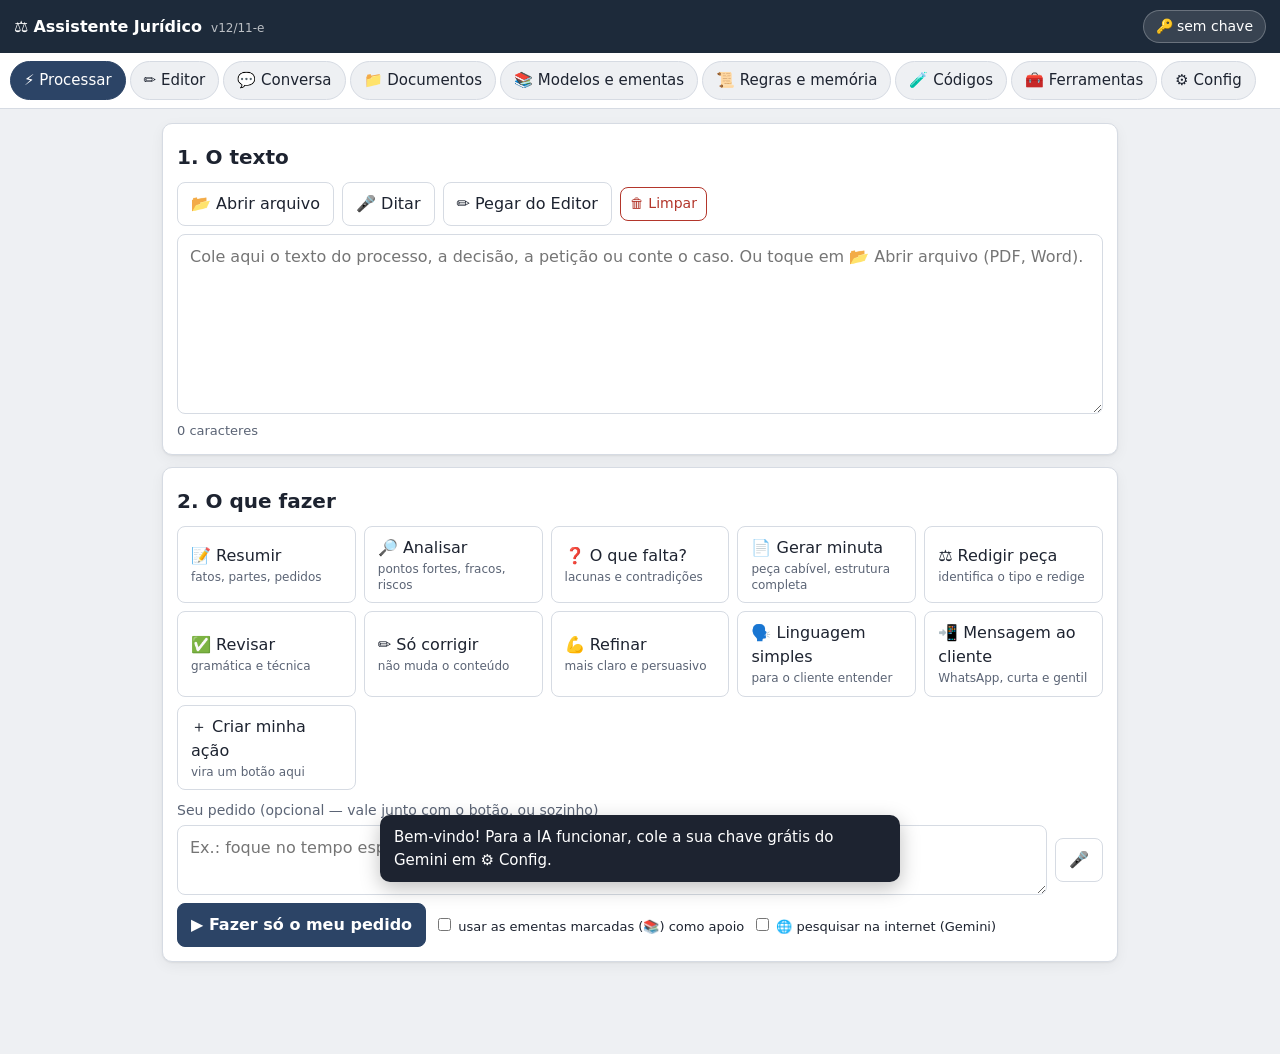
<file: index.html>
<!doctype html>
<html lang="pt-BR">
<head>
  <meta charset="utf-8">
  <meta name="viewport" content="width=device-width, initial-scale=1, viewport-fit=cover">
<title>Assistente Jurídico</title>
<link rel="stylesheet" href="css/app.css">
  <!-- PWA:inicio (gerado pelo Mini SK — pode refazer no painel 📱 PWA) -->
  <link rel="manifest" href="manifest.json">
  <meta name="theme-color" content="#ffffff">
  <meta name="mobile-web-app-capable" content="yes">
  <meta name="apple-mobile-web-app-capable" content="yes">
  <meta name="apple-mobile-web-app-status-bar-style" content="black-translucent">
  <meta name="apple-mobile-web-app-title" content="Assistente-J">
  <link rel="icon" href="favicon.ico" sizes="any">
  <link rel="icon" href="icons/icon.svg" type="image/svg+xml">
  <link rel="apple-touch-icon" href="icons/apple-touch-icon.png">
  <script>
    if ('serviceWorker' in navigator && location.protocol.indexOf('http') === 0) {
      addEventListener('load', function () { navigator.serviceWorker.register('service-worker.js').catch(function (e) { console.warn('Service worker:', e); }); });
    }
  </script>
  <!-- PWA:fim -->
</head>
<body>
  <header class="topo">
    <div class="marca">⚖️ <b>Assistente Jurídico</b> <span class="versao" id="versao"></span></div>
    <button class="chave-status" id="chave-status" data-ir="config" title="Chave da IA">🔑 sem chave</button>
  </header>

  <nav class="abas" id="abas" aria-label="Partes do app">
    <button data-aba="processar" class="ativa">⚡ Processar</button>
    <button data-aba="editor">✏️ Editor</button>
    <button data-aba="conversa">💬 Conversa</button>
    <button data-aba="documentos">📁 Documentos</button>
    <button data-aba="biblioteca">📚 Modelos e ementas</button>
    <button data-aba="regras">📜 Regras e memória</button>
    <button data-aba="codigos">🧪 Códigos</button>
    <button data-aba="ferramentas">🧰 Ferramentas</button>
    <button data-aba="config">⚙️ Config</button>
  </nav>

  <main>
    <section class="painel ativo" id="painel-processar"></section>
    <section class="painel" id="painel-editor"></section>
    <section class="painel" id="painel-conversa"></section>
    <section class="painel" id="painel-documentos"></section>
    <section class="painel" id="painel-biblioteca"></section>
    <section class="painel" id="painel-regras"></section>
    <section class="painel" id="painel-codigos"></section>
    <section class="painel" id="painel-ferramentas"></section>
    <section class="painel" id="painel-config"></section>
  </main>

  <div id="avisos" class="avisos" aria-live="polite"></div>

  <!-- Os módulos, NA ORDEM: 00 primeiro (o "caixa comum"), 99 por último (liga tudo). -->
  <script src="lib/jszip.min.js"></script>
  <script src="js/00-core.js"></script>
  <script src="js/10-ia.js"></script>
  <script src="js/12-voz.js"></script>
  <script src="js/22-drive.js"></script>
  <script src="js/15-importar.js"></script>
  <script src="js/18-texto.js"></script>
  <script src="js/25-regras.js"></script>
  <script src="js/20-processar.js"></script>
  <script src="js/30-editor.js"></script>
  <script src="js/35-docx.js"></script>
  <script src="js/40-conversa.js"></script>
  <script src="js/50-documentos.js"></script>
  <script src="js/55-biblioteca.js"></script>
  <script src="js/60-codigos.js"></script>
  <script src="js/70-ferramentas.js"></script>
  <script src="js/80-config.js"></script>
  <script src="js/99-app.js"></script>
</body>
</html>
</file>
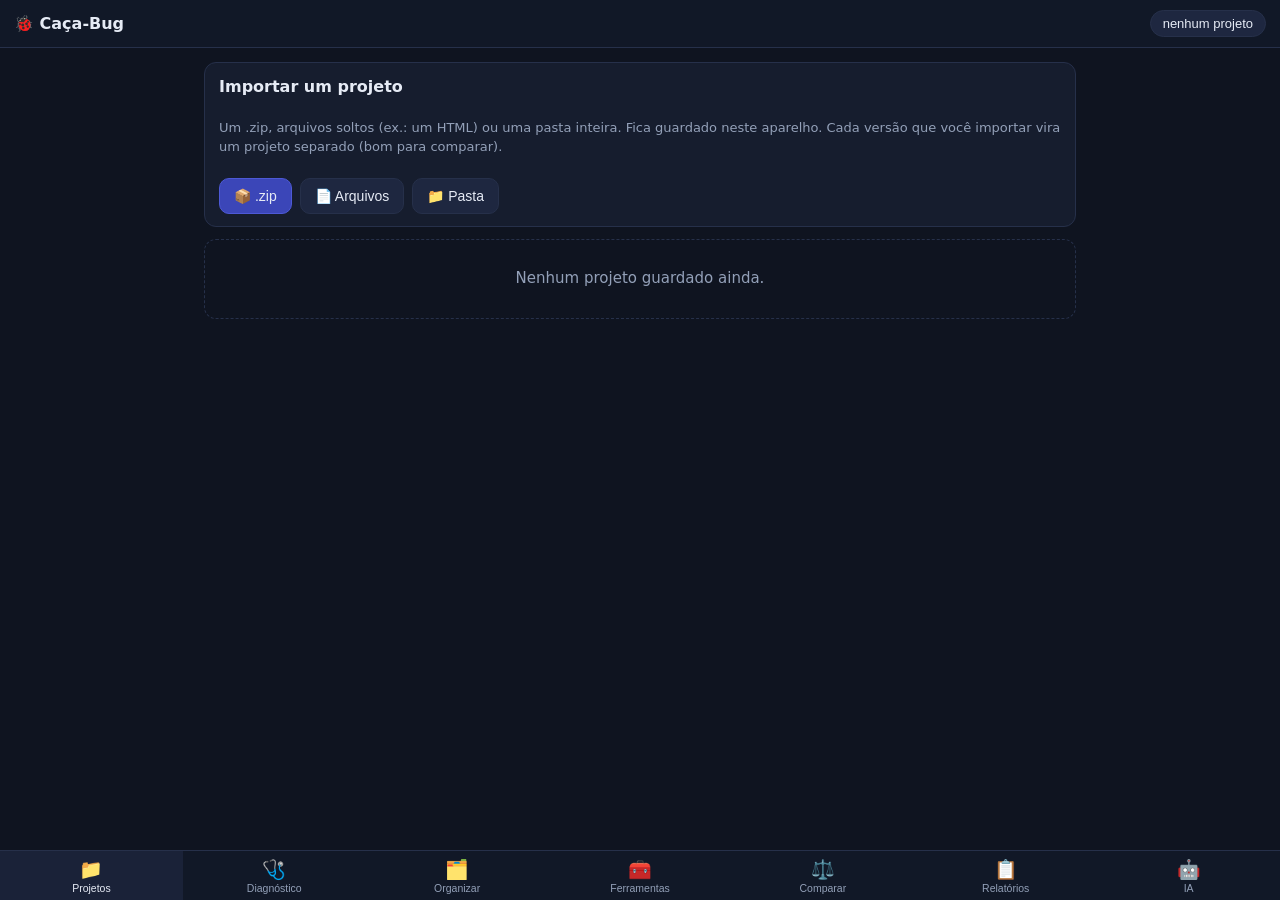
<file: ferramentas/cacabug/index.html>
<!doctype html>
<html lang="pt-BR">
<head>
<meta charset="utf-8">
<meta name="viewport" content="width=device-width, initial-scale=1, viewport-fit=cover">
<meta name="theme-color" content="#0f1420">
<title>Caça-Bug</title>
<link rel="manifest" href="manifest.json">
<link rel="icon" href="icons/icon-192.png">
<link rel="apple-touch-icon" href="icons/icon-192.png">
<link rel="stylesheet" href="css/app.css">
<script>if ('serviceWorker' in navigator && location.protocol.indexOf('http') === 0) addEventListener('load', function () { navigator.serviceWorker.register('sw.js').catch(function () {}); });</script>
</head>
<body>
  <header id="topo">
    <span class="logo">🐞 Caça-Bug</span>
    <button id="topo-proj" class="chip" title="Projeto em uso (toque para trocar)">nenhum projeto</button>
  </header>

  <main id="corpo">
    <section class="tela" data-tela="projetos" id="tela-projetos"></section>
    <section class="tela" data-tela="diagnostico" id="tela-diagnostico" hidden></section>
    <section class="tela" data-tela="organizar" id="tela-organizar" hidden></section>
    <section class="tela" data-tela="ferramentas" id="tela-ferramentas" hidden></section>
    <section class="tela" data-tela="comparar" id="tela-comparar" hidden></section>
    <section class="tela" data-tela="relatorios" id="tela-relatorios" hidden></section>
    <section class="tela" data-tela="ia" id="tela-ia" hidden></section>
    <section class="tela tela-ferr" data-tela="ferramenta" hidden>
      <div class="ferr-barra">
        <button class="btn small" id="ferr-voltar">← Voltar</button>
        <b id="ferr-titulo" class="grow"></b>
        <button class="btn small" id="ferr-mandar" title="Entregar o projeto em uso de novo">📥 Projeto</button>
        <button class="btn small primary" id="ferr-guardar">📌 Guardar relatório</button>
      </div>
      <div id="ferr-host"></div>
    </section>
  </main>

  <nav id="abas">
    <button data-aba="projetos">📁<span>Projetos</span></button>
    <button data-aba="diagnostico">🩺<span>Diagnóstico</span></button>
    <button data-aba="organizar">🗂️<span>Organizar</span></button>
    <button data-aba="ferramentas">🧰<span>Ferramentas</span></button>
    <button data-aba="comparar">⚖️<span>Comparar</span></button>
    <button data-aba="relatorios">📋<span>Relatórios</span></button>
    <button data-aba="ia">🤖<span>IA</span></button>
  </nav>

  <script src="js/00-core.js"></script>
  <script src="js/20-zip.js"></script>
  <script src="js/30-projeto.js"></script>
  <script src="ferramentas/cirurgiao.js"></script>
  <script src="ferramentas/projeto-lab.js"></script>
  <script src="ferramentas/analisador-universal.js"></script>
  <script src="ferramentas/triagem.js"></script>
  <script src="ferramentas/gerador-eas.js"></script>
  <script src="ferramentas/limpador.js"></script>
  <script src="ferramentas/ai-code-studio.js"></script>
  <script src="ferramentas/perito.js"></script>
  <script src="lib/diff.min.js"></script>
  <script src="js/40-ferramentas.js"></script>
  <script src="js/50-relatorios.js"></script>
  <script src="js/60-comparar.js"></script>
  <script src="js/lib/plano-core.js"></script>
  <script src="js/lib/expo-core.js"></script>
  <script src="js/lib/organizar-core.js"></script>
  <script src="js/45-organizar.js"></script>
<script src="js/70-ia.js"></script>
<script src="js/99-app.js"></script>
</body>
</html>
</file>
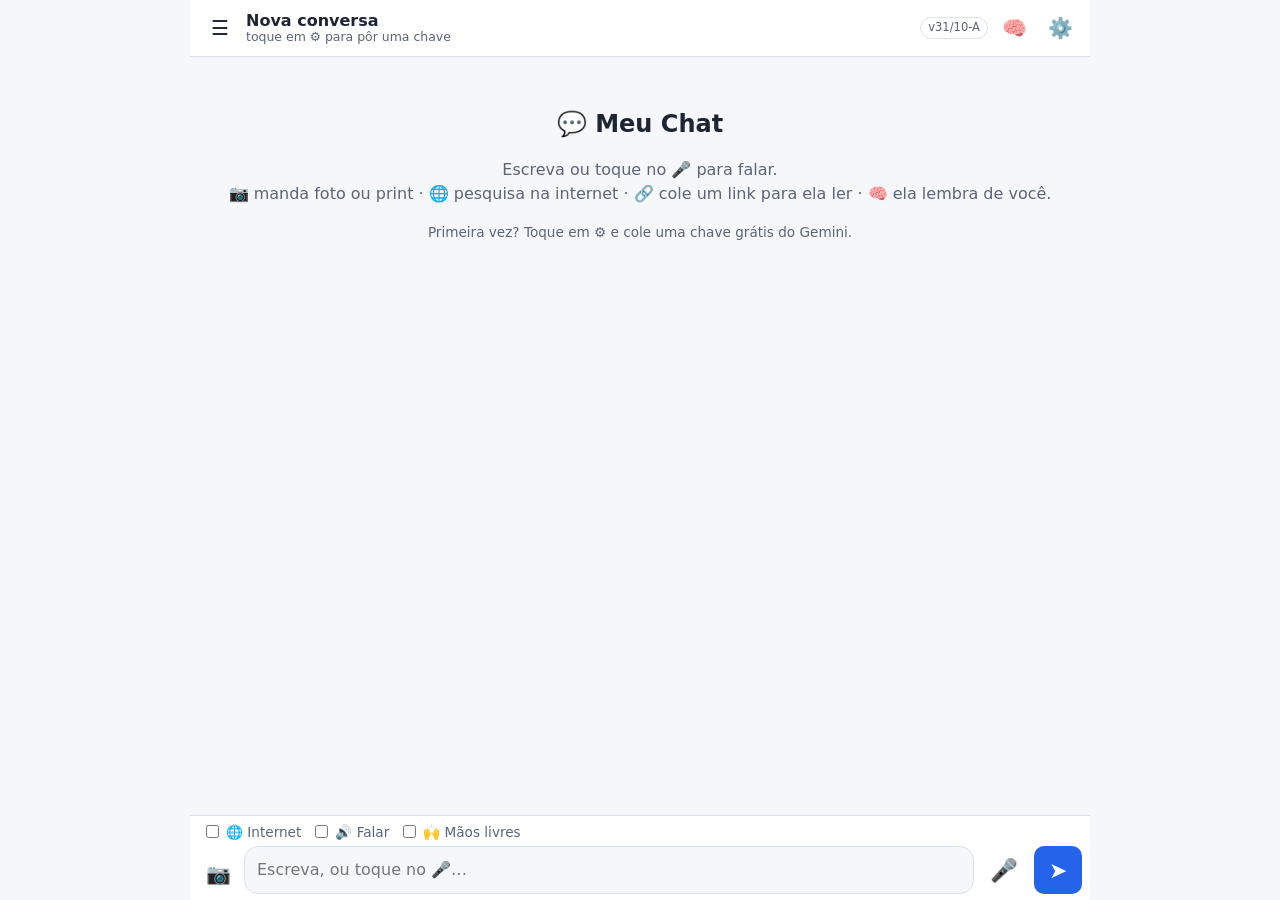
<file: ferramentas/cacabug/ferramentas/meu-chat/index.html>
<!doctype html>
<html lang="pt-BR">
<head>
<meta charset="utf-8">
<meta name="viewport" content="width=device-width, initial-scale=1, viewport-fit=cover">
<meta name="theme-color" content="#0f172a">
<title>Meu Chat</title>
<link rel="manifest" href="manifest.json">
<link rel="icon" href="icons/icon-192.png">
<link rel="stylesheet" href="css/app.css">
</head>
<body>
<div id="app">
  <header id="topo">
    <button class="ic" id="bt-conversas" title="Conversas" aria-label="Conversas">☰</button>
    <div id="titulo"><b id="tit-conversa">Meu Chat</b><span id="tit-ia" class="mudo"></span></div>
    <span class="chip" id="versao">v31/10-A</span>
    <button class="ic" id="bt-memoria" title="Memória" aria-label="Memória">🧠</button>
    <button class="ic" id="bt-config" title="Configurar" aria-label="Configurar">⚙️</button>
  </header>

  <main id="conversa" aria-live="polite"></main>

  <div id="anexos" hidden></div>
  <footer id="barra">
    <div class="linha-op">
      <label class="op" title="Pesquisar na internet antes de responder"><input type="checkbox" id="op-busca"> 🌐 Internet</label>
      <label class="op" title="Falar as respostas em voz natural"><input type="checkbox" id="op-falar"> 🔊 Falar</label>
      <label class="op" title="Conversa por voz: fala e escuta sem tocar"><input type="checkbox" id="op-maos"> 🙌 Mãos livres</label>
    </div>
    <div class="linha-in">
      <button class="ic" id="bt-foto" title="Mandar foto ou print" aria-label="Foto">📷</button>
      <input type="file" id="in-foto" accept="image/*" multiple hidden>
      <textarea id="entrada" rows="1" placeholder="Escreva, ou toque no 🎤…"></textarea>
      <button class="ic grande" id="bt-mic" title="Falar" aria-label="Microfone">🎤</button>
      <button class="ic grande primario" id="bt-enviar" title="Enviar" aria-label="Enviar">➤</button>
    </div>
  </footer>
</div>

<aside id="gaveta" class="painel" hidden>
  <div class="cab"><b>💬 Conversas</b><button class="ic" data-fechar>✕</button></div>
  <div class="linha"><button class="bt primario" id="bt-nova">＋ Nova conversa</button></div>
  <input class="campo" id="busca-conv" placeholder="Procurar nas conversas…">
  <div id="lista-conv"></div>
  <hr>
  <div class="linha"><button class="bt" id="bt-backup">⤓ Backup de tudo</button><button class="bt" id="bt-drive">📤 Drive</button><button class="bt" id="bt-restaurar">⤒ Restaurar</button></div>
  <input type="file" id="in-restaurar" accept=".json,application/json" hidden>
  <p class="mudo pequeno">Restaurar não apaga nada: o que for diferente entra ao lado.</p>
</aside>

<aside id="painel-memoria" class="painel" hidden>
  <div class="cab"><b>🧠 Memória</b><button class="ic" data-fechar>✕</button></div>
  <p class="mudo pequeno">Tudo aqui vai junto em TODA conversa. A IA também guarda sozinha o que for importante (aparece "🧠 guardei"). Uma coisa por linha. Pode editar e apagar.</p>
  <textarea class="campo" id="memoria-texto" rows="14" placeholder="Ex.: Meu nome é Maikon. Sou advogado em MG. Prefiro respostas curtas e em português simples."></textarea>
  <div class="linha"><button class="bt primario" id="bt-mem-salvar">💾 Salvar memória</button><span id="mem-status" class="mudo pequeno"></span></div>
</aside>

<aside id="painel-config" class="painel" hidden>
  <div class="cab"><b>⚙️ Configurar</b><button class="ic" data-fechar>✕</button></div>
  <div id="config-corpo"></div>
</aside>

<div id="previa" hidden>
  <div class="cab"><b id="previa-tit">👁 Prévia</b><span class="mudo pequeno" id="previa-tipo"></span><span style="flex:1"></span><button class="bt" id="previa-recarregar">⟳</button><button class="bt" id="previa-baixar">⤓</button><button class="ic" id="previa-fechar">✕</button></div>
  <iframe id="previa-quadro" sandbox="allow-scripts allow-forms allow-modals allow-popups" title="Prévia do código"></iframe>
  <div id="previa-erros" class="pequeno"></div>
</div>

<div id="aviso" hidden></div>

<script src="js/00-base.js"></script>
<script src="js/10-banco.js"></script>
<script src="js/20-provedores.js"></script>
<script src="js/30-memoria.js"></script>
<script src="js/40-voz.js"></script>
<script src="js/50-internet.js"></script>
<script src="js/60-previa.js"></script>
<script src="js/70-texto.js"></script>
<script src="js/80-chat.js"></script>
<script src="js/lib/cofre-arquivo.js"></script>
<script src="js/lib/guia-maikon.js"></script>
<script src="js/85-config.js"></script>
<script src="js/87-cofre.js"></script>
<script src="js/90-backup.js"></script>
<script src="js/95-ponte-lab.js"></script>
<script src="js/99-app.js"></script>
</body>
</html>
</file>
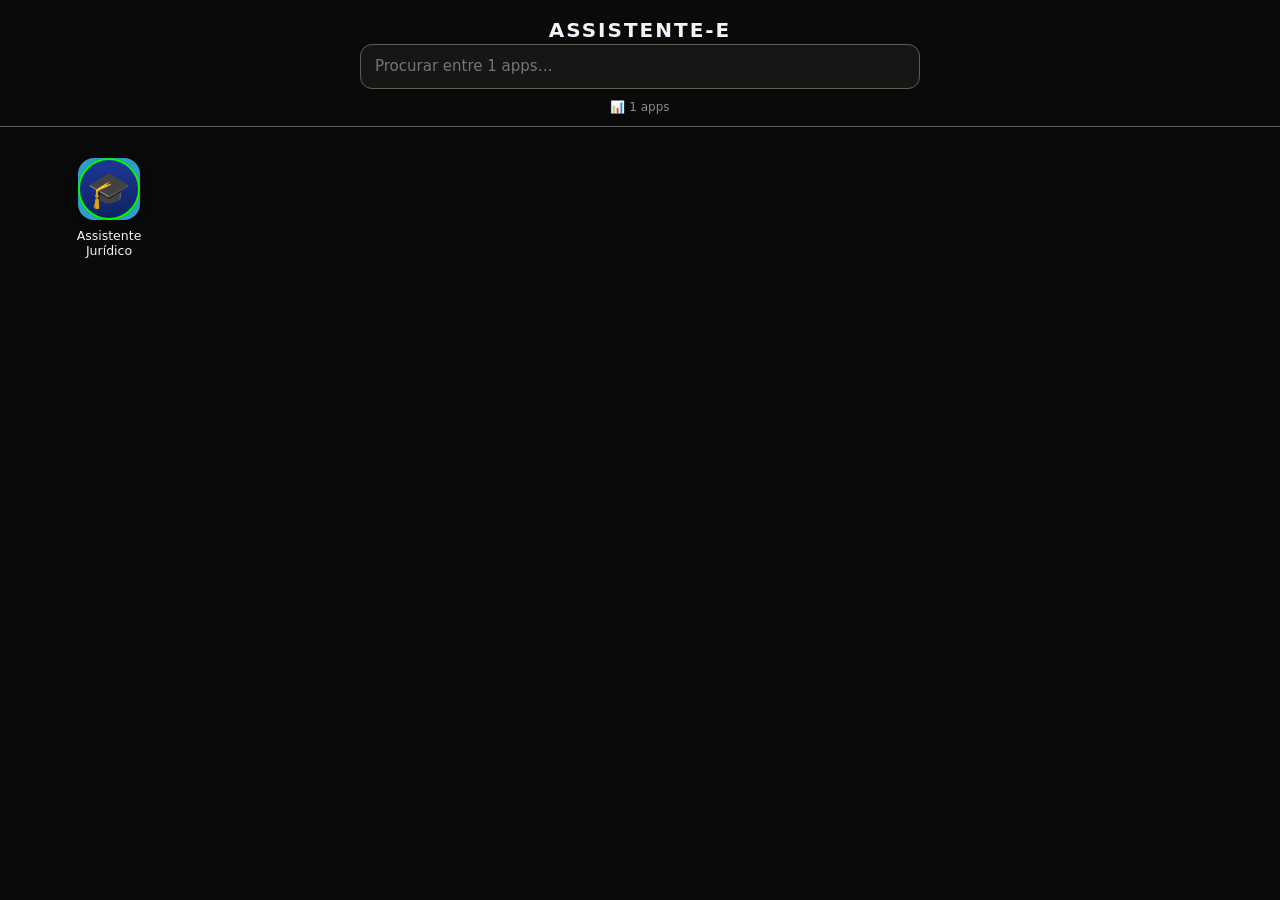
<file: hub.html>
<!doctype html>
<!-- SK-HUB -->
<html lang="pt-BR">
<head>
  <meta charset="utf-8">
  <meta name="viewport" content="width=device-width, initial-scale=1, viewport-fit=cover">
  <title>Assistente-E</title>
  <style>
    :root{--bg:#0a0a0a;--card:#161614;--line:#5d5e53;--tx:#f3f4f6;--mut:#8a8a80;--acc:#a3a082}
    *{box-sizing:border-box}body{margin:0;background:var(--bg);color:var(--tx);font:15px/1.4 system-ui,-apple-system,"Segoe UI",Roboto,sans-serif;padding:env(safe-area-inset-top) 0 24px}
    header{position:sticky;top:0;background:var(--bg);padding:16px 16px 10px;z-index:2;border-bottom:1px solid var(--line);text-align:center}
    .logo{width:72px;height:72px;border-radius:50%;margin:0 auto 10px;display:grid;place-items:center;background:var(--acc);color:var(--bg);font:bold 34px Georgia,serif;box-shadow:0 0 30px color-mix(in srgb,var(--acc) 35%,transparent);border:2px solid #fff}
    h1{margin:0;font-size:20px;letter-spacing:2px;text-transform:uppercase}.sub{color:var(--acc);font-size:12px;letter-spacing:2px;margin:4px 0 10px}
    input{width:100%;max-width:560px;padding:11px 14px;border-radius:12px;border:1px solid var(--line);background:var(--card);color:var(--tx);font:inherit}
    .grid{display:grid;grid-template-columns:repeat(auto-fill,minmax(96px,1fr));gap:12px;padding:16px;max-width:1200px;margin:0 auto}
    a.app{display:flex;flex-direction:column;align-items:center;gap:8px;text-decoration:none;color:var(--tx);padding:14px 6px;border-radius:14px;border:1px solid transparent;transition:.15s}
    a.app:hover,a.app:focus{background:var(--card);border-color:var(--line);outline:none;transform:translateY(-2px)}
    .ic{width:62px;height:62px;border-radius:16px;display:grid;place-items:center;font-weight:800;font-size:23px;color:#fff;overflow:hidden;box-shadow:0 4px 14px rgba(0,0,0,.3)}
    .ic.em{background:var(--card)!important;border:1px solid var(--line);font-size:32px}
    .ic img{width:100%;height:100%;object-fit:cover}
    .nm{font-size:12.5px;text-align:center;line-height:1.25;word-break:break-word;display:-webkit-box;-webkit-line-clamp:2;-webkit-box-orient:vertical;overflow:hidden}
    .ds{font-size:10.5px;color:var(--mut);text-align:center}
    .vazio{color:var(--mut);padding:30px 16px;text-align:center;grid-column:1/-1}
    .info{text-align:center;color:var(--mut);font-size:12px;margin-top:10px}
    .links{display:flex;gap:10px;justify-content:center;flex-wrap:wrap;padding:0 16px}
    .links a{color:var(--tx);text-decoration:none;font-size:13px;padding:9px 16px;border:1px solid var(--line);border-radius:30px}
    .links a:hover{background:var(--acc);color:var(--bg)}
    #inst{position:fixed;right:16px;bottom:16px;padding:13px 20px;border:0;border-radius:40px;background:var(--acc);color:var(--bg);font-weight:bold;font-size:15px;box-shadow:0 6px 20px rgba(0,0,0,.4);display:none;cursor:pointer}
  </style>
  <!-- PWA:inicio (gerado pelo Mini SK — pode refazer no painel 📱 PWA) -->
  <link rel="manifest" href="hub.webmanifest">
  <meta name="theme-color" content="#5d5e53">
  <meta name="mobile-web-app-capable" content="yes">
  <meta name="apple-mobile-web-app-capable" content="yes">
  <meta name="apple-mobile-web-app-status-bar-style" content="black-translucent">
  <meta name="apple-mobile-web-app-title" content="Assistente-E">
  <link rel="icon" href="favicon.ico" sizes="any">
  <link rel="icon" href="icons/icon.svg" type="image/svg+xml">
  <link rel="apple-touch-icon" href="icons/apple-touch-icon.png">
  <script>
    if ('serviceWorker' in navigator && location.protocol.indexOf('http') === 0) {
      addEventListener('load', function () { navigator.serviceWorker.register('service-worker.js').catch(function (e) { console.warn('Service worker:', e); }); });
    }
  </script>
  <!-- PWA:fim -->
</head>
<body>
  <header><h1>Assistente-E</h1><input id="q" type="search" placeholder="Procurar entre 1 apps…" autocomplete="off"><div class="info" id="info"></div></header>
  <main class="grid" id="g"></main>
  <button id="inst">📥 Instalar app</button>
  <script>
    // Lista gravada pelo Mini SK — está DENTRO deste arquivo, não no navegador.
    // Funciona igual em qualquer celular e depois de instalar.
    var APPS = [
 {
  "n": "Assistente Jurídico",
  "d": "",
  "u": "index.html",
  "i": "icons/icon.svg",
  "e": "",
  "c": "hsl(196 62% 48%)",
  "l": "AJ"
 }
];
    var g = document.getElementById('g'), q = document.getElementById('q');
    function rec(){ try { return JSON.parse(localStorage.getItem('hub-recentes') || '[]'); } catch (e) { return []; } }
    function esc(s){ return String(s).replace(/[&<>"]/g, function(c){ return {'&':'&amp;','<':'&lt;','>':'&gt;','"':'&quot;'}[c]; }); }
    function card(a){ var ic = a.e ? '<span class="ic em">' + esc(a.e) + '</span>' : '<span class="ic" style="background:' + a.c + '">' + (a.i ? '<img src="' + esc(a.i) + '" alt="" loading="lazy" onerror="this.parentNode.textContent=\'' + esc(a.l) + '\'">' : esc(a.l)) + '</span>';
      return '<a class="app" href="' + esc(a.u) + '" data-u="' + esc(a.u) + '">' + ic + '<span class="nm">' + esc(a.n) + '</span>' + (a.d ? '<span class="ds">' + esc(a.d) + '</span>' : '') + '</a>'; }
    function show(){ var t = q.value.trim().toLowerCase(); var r = rec(); var list = APPS.filter(function(a){ return !t || (a.n + ' ' + a.d + ' ' + a.u).toLowerCase().indexOf(t) >= 0; });
      if (!t) list.sort(function(a,b){ var x = r.indexOf(a.u), y = r.indexOf(b.u); return (x < 0 ? 999 : x) - (y < 0 ? 999 : y); });
      g.innerHTML = list.map(card).join('') || '<p class="vazio">Nada encontrado.</p>';
      document.getElementById('info').textContent = '📊 ' + APPS.length + ' apps' + (!t && r.length ? ' · os usados por último aparecem primeiro' : ''); }
    g.addEventListener('click', function(e){ var a = e.target.closest('a.app'); if (!a) return; var r = rec().filter(function(u){ return u !== a.dataset.u; }); r.unshift(a.dataset.u); try { localStorage.setItem('hub-recentes', JSON.stringify(r.slice(0, 30))); } catch (e) {} });
    q.addEventListener('input', show); show();
    var ev; addEventListener('beforeinstallprompt', function(e){ e.preventDefault(); ev = e; document.getElementById('inst').style.display = 'block'; });
    document.getElementById('inst').onclick = function(){ if (ev) { ev.prompt(); ev = null; this.style.display = 'none'; } };
  </script>
</body>
</html>
</file>
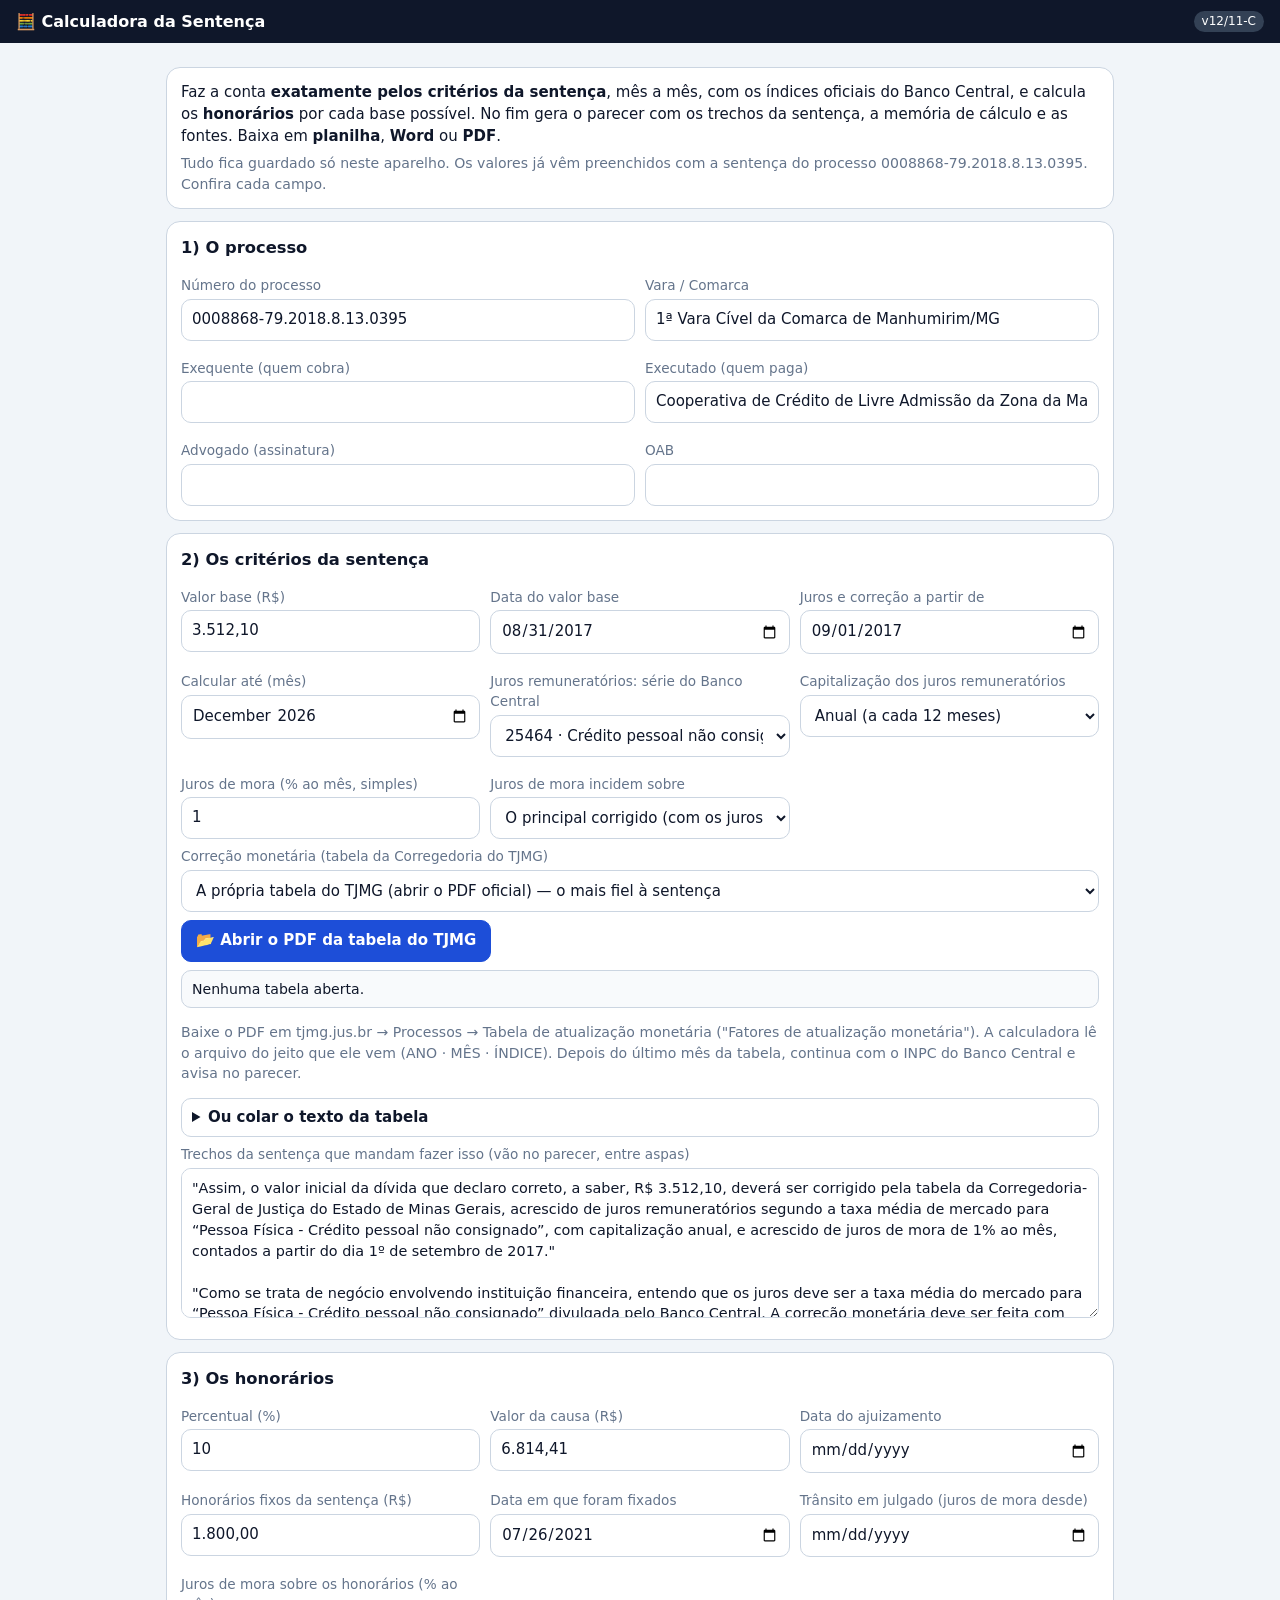
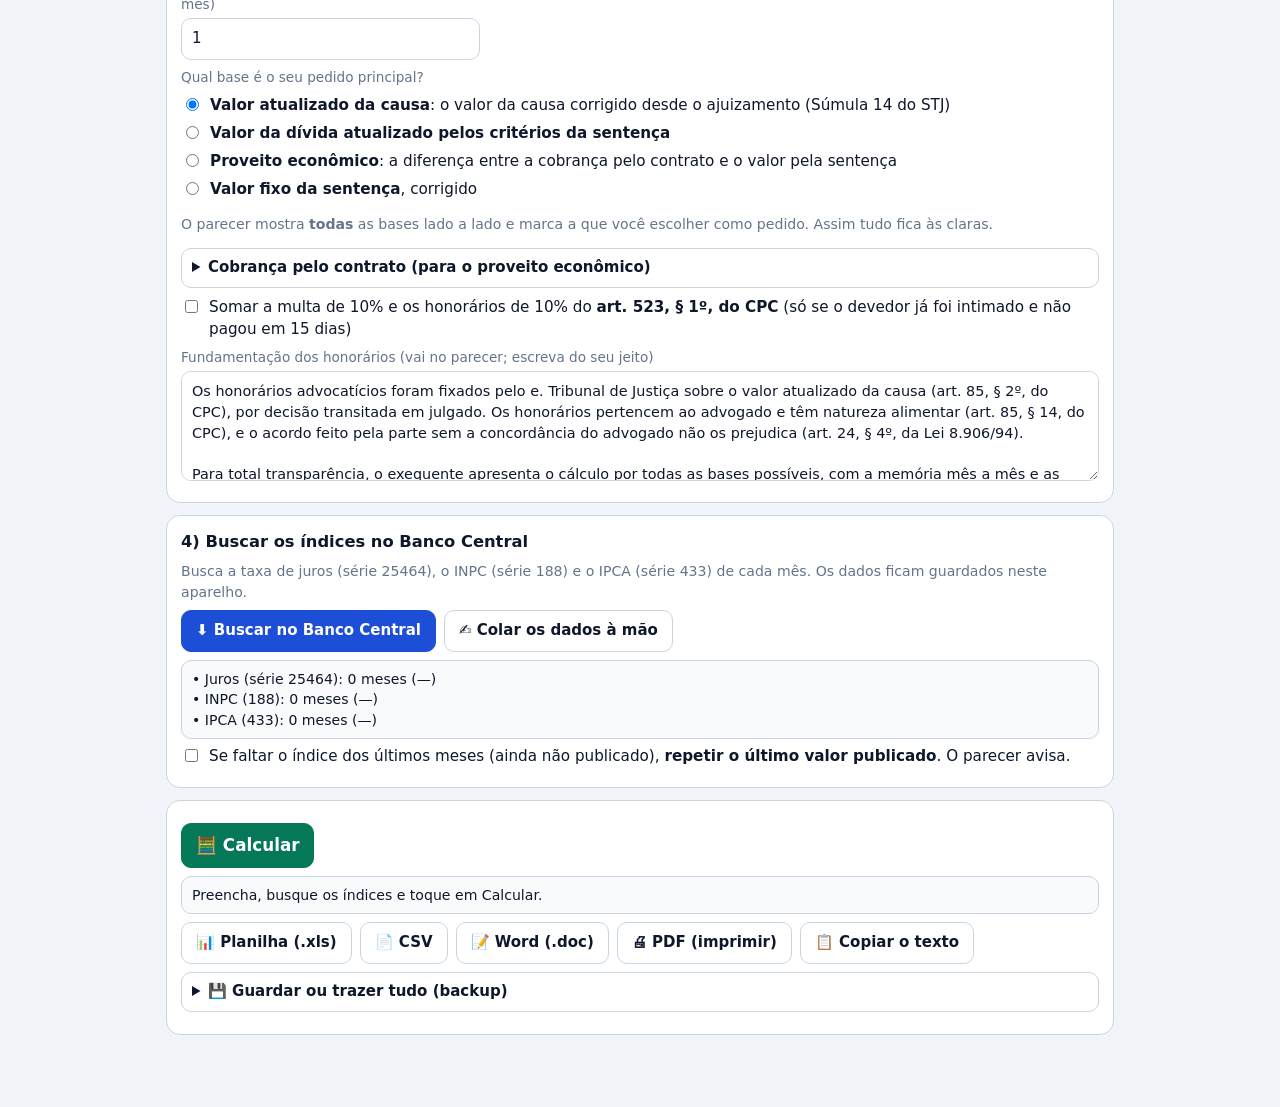
<file: ferramentas/calculadora-sentenca.html>
<!doctype html>
<html lang="pt-BR">
<head>
<meta charset="utf-8">
<meta name="viewport" content="width=device-width,initial-scale=1">
<title>Calculadora da Sentença</title>
<style>
:root{--bg:#f1f5f9;--card:#fff;--tx:#0f172a;--mu:#64748b;--li:#cbd5e1;--az:#1d4ed8;--ok:#047857;--er:#b91c1c;--am:#b45309}
*{box-sizing:border-box}
body{margin:0;background:var(--bg);color:var(--tx);font:15px/1.45 system-ui,-apple-system,Segoe UI,Roboto,Arial,sans-serif}
header{position:sticky;top:0;z-index:5;background:#0f172a;color:#fff;padding:10px 16px;display:flex;gap:10px;align-items:center}
header b{flex:1;font-size:1rem}
.chip{font-size:.75rem;background:#334155;border-radius:99px;padding:2px 8px}
main{max-width:980px;margin:0 auto;padding:12px 16px 60px}
.card{background:var(--card);border:1px solid var(--li);border-radius:14px;padding:14px;margin:12px 0}
.card h2{font-size:1.02rem;margin:0 0 8px}
.mu{color:var(--mu);font-size:.88rem}
label{display:block;font-size:.85rem;color:var(--mu);margin:8px 0 3px}
input,select,textarea{width:100%;font:inherit;color:var(--tx);background:#fff;border:1px solid var(--li);border-radius:10px;padding:9px 10px;min-height:42px}
textarea{min-height:110px;font-size:.9rem}
.g2{display:grid;grid-template-columns:1fr 1fr;gap:10px}
.g3{display:grid;grid-template-columns:1fr 1fr 1fr;gap:10px}
@media(max-width:640px){.g2,.g3{grid-template-columns:1fr}}
.btn{font:inherit;font-weight:600;border:1px solid var(--li);background:#fff;color:var(--tx);border-radius:10px;padding:9px 14px;min-height:42px;cursor:pointer}
.btn.p{background:var(--az);border-color:var(--az);color:#fff}
.btn.g{background:var(--ok);border-color:var(--ok);color:#fff}
.linha{display:flex;gap:8px;flex-wrap:wrap;align-items:center;margin:8px 0}
.st{white-space:pre-wrap;font-size:.88rem;background:#f8fafc;border:1px solid var(--li);border-radius:10px;padding:8px 10px;margin-top:8px}
.st.erro{border-color:var(--er);color:var(--er)} .st.ok{border-color:var(--ok);color:var(--ok)}
.rad{display:flex;gap:8px;align-items:flex-start;margin:6px 0;font-size:.95rem;color:var(--tx)}
.rad input{width:auto;min-height:auto;margin-top:4px}
details{border:1px solid var(--li);border-radius:10px;padding:8px 10px;margin:8px 0}
summary{cursor:pointer;font-weight:600}
/* parecer */
.papel{background:#fff;border:1px solid var(--li);border-radius:12px;padding:22px 26px;font-family:'Times New Roman',Georgia,serif;font-size:14px;line-height:1.55;color:#111}
.papel h1{font-size:17px;text-align:center;margin:0 0 4px;text-transform:uppercase;letter-spacing:.5px}
.papel .sub{text-align:center;color:#444;font-size:13px;margin-bottom:14px}
.papel h3{font-size:14.5px;border-bottom:2px solid #111;padding-bottom:3px;margin:18px 0 8px;text-transform:uppercase}
.papel blockquote{margin:8px 0;padding:8px 12px;background:#fffbea;border-left:4px solid #b45309;font-style:italic}
.papel table{border-collapse:collapse;width:100%;font-family:ui-monospace,Menlo,monospace;font-size:11px;margin:8px 0}
.papel th,.papel td{border:1px solid #cbd5e1;padding:3px 5px;text-align:right}
.papel th{background:#f1f5f9;text-align:center;font-size:10px}
.papel td:first-child{text-align:center}
.papel tr.cap{background:#dbeafe}
.papel .res{width:100%;border-collapse:collapse;font-family:inherit;font-size:14px}
.papel .res td{text-align:left;font-family:inherit;font-size:14px;padding:6px 8px}
.papel .res td.v{text-align:right;font-weight:700;white-space:nowrap}
.papel .res tr.pedido{background:#ecfdf5;font-weight:700}
.papel .aviso{color:#92400e;background:#fffbeb;border:1px solid #fcd34d;padding:6px 10px;border-radius:8px;font-family:system-ui;font-size:12px}
.papel .ass{text-align:center;margin-top:34px}
.papel .ass div{border-top:1px solid #111;width:280px;margin:0 auto 4px}
.tabw{overflow-x:auto}
@media print{header,.nao-imprimir{display:none!important}body{background:#fff}main{padding:0;max-width:none}.papel{border:0;padding:0}.card{border:0;margin:0;padding:0}}
</style>
</head>
<body>
<header><b>🧮 Calculadora da Sentença</b><span class="chip">v12/11-C</span></header>
<main>

<div class="card nao-imprimir">
  <p style="margin:0">Faz a conta <b>exatamente pelos critérios da sentença</b>, mês a mês, com os índices oficiais do Banco Central, e calcula os <b>honorários</b> por cada base possível. No fim gera o parecer com os trechos da sentença, a memória de cálculo e as fontes. Baixa em <b>planilha</b>, <b>Word</b> ou <b>PDF</b>.</p>
  <p class="mu" style="margin:6px 0 0">Tudo fica guardado só neste aparelho. Os valores já vêm preenchidos com a sentença do processo 0008868-79.2018.8.13.0395. Confira cada campo.</p>
</div>

<div class="card nao-imprimir">
  <h2>1) O processo</h2>
  <div class="g2">
    <div><label>Número do processo</label><input id="processo"></div>
    <div><label>Vara / Comarca</label><input id="vara"></div>
    <div><label>Exequente (quem cobra)</label><input id="exequente"></div>
    <div><label>Executado (quem paga)</label><input id="executado"></div>
    <div><label>Advogado (assinatura)</label><input id="advogado"></div>
    <div><label>OAB</label><input id="oab"></div>
  </div>
</div>

<div class="card nao-imprimir">
  <h2>2) Os critérios da sentença</h2>
  <div class="g3">
    <div><label>Valor base (R$)</label><input id="valorBase" inputmode="decimal"></div>
    <div><label>Data do valor base</label><input id="dataBase" type="date"></div>
    <div><label>Juros e correção a partir de</label><input id="inicio" type="date"></div>
    <div><label>Calcular até (mês)</label><input id="fim" type="month"></div>
    <div><label>Juros remuneratórios: série do Banco Central</label>
      <select id="serieJuros">
        <option value="25464">25464 · Crédito pessoal não consignado (PF) · % ao mês</option>
        <option value="outra">Outra série (digitar o código)…</option>
      </select></div>
    <div id="caixaOutra" hidden><label>Código da série SGS (tem que ser % ao mês)</label><input id="serieOutra" inputmode="numeric"></div>
    <div><label>Capitalização dos juros remuneratórios</label>
      <select id="capitalizacao"><option value="anual">Anual (a cada 12 meses)</option><option value="mensal">Mensal</option><option value="nenhuma">Nenhuma (juros simples)</option></select></div>
    <div><label>Juros de mora (% ao mês, simples)</label><input id="mora" inputmode="decimal"></div>
    <div><label>Juros de mora incidem sobre</label>
      <select id="moraBase"><option value="saldo">O principal corrigido (com os juros já capitalizados)</option><option value="base">Só o valor base corrigido</option></select></div>
  </div>
  <label>Correção monetária (tabela da Corregedoria do TJMG)</label>
  <select id="correcao">
    <option value="fatores">A própria tabela do TJMG (abrir o PDF oficial) — o mais fiel à sentença</option>
    <option value="indices">O índice da tabela do TJMG (INPC), buscado no Banco Central</option>
    <option value="nenhuma">Sem correção</option>
  </select>
  <div id="caixaPos2024"><label>A partir de 09/2024</label>
    <select id="pos2024"><option value="inpc">Continuar com o INPC (é o que a tabela da Corregedoria do TJMG usa)</option><option value="ipca">Trocar para o IPCA (regra geral da Lei 14.905/2024, quando a decisão não fixou índice)</option></select></div>
  <div id="caixaFatores" hidden>
    <div class="linha"><button class="btn p" id="btPdfTJMG">📂 Abrir o PDF da tabela do TJMG</button><input type="file" id="arqTJMG" accept=".pdf,.txt,.csv,application/pdf,text/*" hidden></div>
    <div class="st" id="stTJMG">Nenhuma tabela aberta.</div>
    <p class="mu">Baixe o PDF em tjmg.jus.br → Processos → Tabela de atualização monetária ("Fatores de atualização monetária"). A calculadora lê o arquivo do jeito que ele vem (ANO · MÊS · ÍNDICE). Depois do último mês da tabela, continua com o INPC do Banco Central e avisa no parecer.</p>
    <details><summary>Ou colar o texto da tabela</summary><textarea id="fatoresTJMG" placeholder="2017 Setembro 1,527483&#10;2017 Outubro 1,5277882"></textarea></details>
  </div>
  <label>Trechos da sentença que mandam fazer isso (vão no parecer, entre aspas)</label>
  <textarea id="trechos" style="min-height:150px"></textarea>
</div>

<div class="card nao-imprimir">
  <h2>3) Os honorários</h2>
  <div class="g3">
    <div><label>Percentual (%)</label><input id="pctHon" inputmode="decimal"></div>
    <div><label>Valor da causa (R$)</label><input id="valorCausa" inputmode="decimal"></div>
    <div><label>Data do ajuizamento</label><input id="ajuizamento" type="date"></div>
    <div><label>Honorários fixos da sentença (R$)</label><input id="honFixo" inputmode="decimal"></div>
    <div><label>Data em que foram fixados</label><input id="honFixoData" type="date"></div>
    <div><label>Trânsito em julgado (juros de mora desde)</label><input id="transito" type="date"></div>
    <div><label>Juros de mora sobre os honorários (% ao mês)</label><input id="moraHon" inputmode="decimal"></div>
  </div>
  <label>Qual base é o seu pedido principal?</label>
  <label class="rad"><input type="radio" name="base" value="causa"> <span><b>Valor atualizado da causa</b>: o valor da causa corrigido desde o ajuizamento (Súmula 14 do STJ)</span></label>
  <label class="rad"><input type="radio" name="base" value="divida"> <span><b>Valor da dívida atualizado pelos critérios da sentença</b></span></label>
  <label class="rad"><input type="radio" name="base" value="proveito"> <span><b>Proveito econômico</b>: a diferença entre a cobrança pelo contrato e o valor pela sentença</span></label>
  <label class="rad"><input type="radio" name="base" value="fixo"> <span><b>Valor fixo da sentença</b>, corrigido</span></label>
  <p class="mu">O parecer mostra <b>todas</b> as bases lado a lado e marca a que você escolher como pedido. Assim tudo fica às claras.</p>
  <details><summary>Cobrança pelo contrato (para o proveito econômico)</summary>
    <div class="g3">
      <div><label>Juros do contrato (% ao mês)</label><input id="jurosContrato" inputmode="decimal"></div>
      <div><label>Mora do contrato (% ao mês)</label><input id="moraContrato" inputmode="decimal"></div>
      <div><label>Multa do contrato (%)</label><input id="multaContrato" inputmode="decimal"></div>
    </div>
    <p class="mu">É a conta "como o banco cobraria": juros + mora capitalizados todo mês, desde a mesma data de início.</p>
  </details>
  <label class="rad"><input type="checkbox" id="art523" style="width:auto;min-height:auto"> <span>Somar a multa de 10% e os honorários de 10% do <b>art. 523, § 1º, do CPC</b> (só se o devedor já foi intimado e não pagou em 15 dias)</span></label>
  <label>Fundamentação dos honorários (vai no parecer; escreva do seu jeito)</label>
  <textarea id="fundHon"></textarea>
</div>

<div class="card nao-imprimir">
  <h2>4) Buscar os índices no Banco Central</h2>
  <p class="mu" style="margin:0 0 6px">Busca a taxa de juros (série 25464), o INPC (série 188) e o IPCA (série 433) de cada mês. Os dados ficam guardados neste aparelho.</p>
  <div class="linha"><button class="btn p" id="btBuscar">⬇ Buscar no Banco Central</button><button class="btn" id="btColar">✍ Colar os dados à mão</button></div>
  <div class="st" id="stDados">Nenhum dado ainda.</div>
  <div id="caixaColar" hidden>
    <p class="mu">Se a busca não funcionar: no site do Banco Central (www3.bcb.gov.br/sgspub), consulte a série, copie a tabela e cole aqui. Cada linha precisa ter <b>a data</b> (dd/mm/aaaa ou mm/aaaa) e <b>o valor</b>.</p>
    <label>Série</label><select id="colarQual"><option value="juros">Juros (25464 ou a outra série escolhida)</option><option value="188">INPC (188)</option><option value="433">IPCA (433)</option></select>
    <textarea id="colarTexto" placeholder="01/09/2017;6,58&#10;01/10/2017;6,61"></textarea>
    <div class="linha"><button class="btn" id="btColarOk">Guardar estes dados</button><button class="btn" id="btCsvBCB">📂 Abrir o arquivo baixado do Banco Central (.csv)</button><input type="file" id="arqCsv" accept=".csv,.txt,text/*" hidden></div>
  </div>
  <label class="rad"><input type="checkbox" id="repetirUltimo" style="width:auto;min-height:auto"> <span>Se faltar o índice dos últimos meses (ainda não publicado), <b>repetir o último valor publicado</b>. O parecer avisa.</span></label>
</div>

<div class="card nao-imprimir">
  <div class="linha"><button class="btn g" id="btCalcular" style="font-size:1.05rem">🧮 Calcular</button></div>
  <div class="st" id="stCalc">Preencha, busque os índices e toque em Calcular.</div>
  <div class="linha" id="exportar" hidden>
    <button class="btn" id="btXls">📊 Planilha (.xls)</button>
    <button class="btn" id="btCsv">📄 CSV</button>
    <button class="btn" id="btDoc">📝 Word (.doc)</button>
    <button class="btn" id="btPdf">🖨 PDF (imprimir)</button>
    <button class="btn" id="btCopiar">📋 Copiar o texto</button>
  </div>
  <details><summary>💾 Guardar ou trazer tudo (backup)</summary>
    <div class="linha"><button class="btn" id="btBackup">⤓ Baixar backup (.json)</button><button class="btn" id="btRestaurar">⤒ Abrir backup</button><input type="file" id="arqBackup" accept=".json" hidden></div>
  </details>
</div>

<div id="parecer"></div>
</main>

<script>
'use strict';
const $ = (id) => document.getElementById(id);
const CHAVE = 'calc-sentenca:v1';
const SENTENCA_TRECHOS = '"Assim, o valor inicial da dívida que declaro correto, a saber, R$ 3.512,10, deverá ser corrigido pela tabela da Corregedoria-Geral de Justiça do Estado de Minas Gerais, acrescido de juros remuneratórios segundo a taxa média de mercado para “Pessoa Física - Crédito pessoal não consignado”, com capitalização anual, e acrescido de juros de mora de 1% ao mês, contados a partir do dia 1º de setembro de 2017."\n\n"Como se trata de negócio envolvendo instituição financeira, entendo que os juros deve ser a taxa média do mercado para “Pessoa Física - Crédito pessoal não consignado” divulgada pelo Banco Central. A correção monetária deve ser feita com aplicação da tabela da Corregedoria-Geral de Justiça do Estado de Minas Gerais."\n\n"Por isso, a capitalização dos juros deverá ser feita anualmente."';
const PADRAO = {
  processo: '0008868-79.2018.8.13.0395', vara: '1ª Vara Cível da Comarca de Manhumirim/MG', exequente: '', executado: 'Cooperativa de Crédito de Livre Admissão da Zona da Mata de Minas Ltda. – SICOOB CREDILIVRE',
  advogado: '', oab: '', valorBase: '3.512,10', dataBase: '2017-08-31', inicio: '2017-09-01', fim: '',
  serieJuros: '25464', serieOutra: '', capitalizacao: 'anual', mora: '1', moraBase: 'saldo', correcao: 'fatores', pos2024: 'inpc', fatoresTJMG: '',
  trechos: SENTENCA_TRECHOS, pctHon: '10', valorCausa: '6.814,41', ajuizamento: '', honFixo: '1.800,00', honFixoData: '2021-07-26', transito: '', moraHon: '1',
  base: 'causa', jurosContrato: '9', moraContrato: '1', multaContrato: '2', art523: false, repetirUltimo: false,
  fundHon: 'Os honorários advocatícios foram fixados pelo e. Tribunal de Justiça sobre o valor atualizado da causa (art. 85, § 2º, do CPC), por decisão transitada em julgado. Os honorários pertencem ao advogado e têm natureza alimentar (art. 85, § 14, do CPC), e o acordo feito pela parte sem a concordância do advogado não os prejudica (art. 24, § 4º, da Lei 8.906/94).\n\nPara total transparência, o exequente apresenta o cálculo por todas as bases possíveis, com a memória mês a mês e as fontes oficiais de cada índice, e requer, desde já, a conferência pela contadoria do juízo (art. 524, § 2º, do CPC).'
};
const CAMPOS = Object.keys(PADRAO).filter((k) => !['base', 'art523', 'repetirUltimo'].includes(k));
let DADOS = { juros: {}, 188: {}, 433: {}, tjmg: {}, serieJuros: '25464' };
let RES = null;

// ---------- números e datas ----------
const num = (s) => { s = String(s == null ? '' : s).trim().replace(/[^\d,.\-]/g, ''); if (!s) return 0; if (s.includes(',')) s = s.replace(/\./g, '').replace(',', '.'); const n = Number(s); return Number.isFinite(n) ? n : 0; };
const brl = (n) => (Number(n) || 0).toLocaleString('pt-BR', { style: 'currency', currency: 'BRL' });
const pct = (n, c) => (Number(n) || 0).toLocaleString('pt-BR', { minimumFractionDigits: c == null ? 4 : c, maximumFractionDigits: c == null ? 4 : c }) + '%';
const ymDe = (iso) => iso ? iso.slice(0, 7) : '';
const ymMais = (ym, k) => { const [a, m] = ym.split('-').map(Number); const d = new Date(a, m - 1 + k, 1); return d.getFullYear() + '-' + String(d.getMonth() + 1).padStart(2, '0'); };
const ymLista = (de, ate) => { const out = []; let y = de; while (y <= ate && out.length < 1200) { out.push(y); y = ymMais(y, 1); } return out; };
const ymBR = (ym) => ym.slice(5) + '/' + ym.slice(0, 4);
const dataBR = (iso) => iso ? iso.split('-').reverse().join('/') : '—';
const mesesEntre = (de, ate) => { if (!de || !ate) return 0; const [a1, m1] = de.split('-').map(Number), [a2, m2] = ate.split('-').map(Number); return (a2 - a1) * 12 + (m2 - m1); };
const esc = (s) => String(s == null ? '' : s).replace(/[&<>"]/g, (c) => ({ '&': '&amp;', '<': '&lt;', '>': '&gt;', '"': '&quot;' }[c]));

// ---------- guardar ----------
function lerTela() {
  const o = {}; CAMPOS.forEach((k) => { o[k] = $(k).value; });
  o.base = (document.querySelector('input[name=base]:checked') || {}).value || 'causa';
  o.art523 = $('art523').checked; o.repetirUltimo = $('repetirUltimo').checked; return o;
}
function porNaTela(o) {
  CAMPOS.forEach((k) => { if (o[k] != null) $(k).value = o[k]; });
  const r = document.querySelector('input[name=base][value="' + (o.base || 'causa') + '"]'); if (r) r.checked = true;
  $('art523').checked = !!o.art523; $('repetirUltimo').checked = !!o.repetirUltimo; mostrarCaixas();
}
function salvar() { try { localStorage.setItem(CHAVE, JSON.stringify({ campos: lerTela(), dados: DADOS })); } catch (e) {} }
function carregar() {
  let s = null; try { s = JSON.parse(localStorage.getItem(CHAVE) || 'null'); } catch (e) {}
  const c = Object.assign({}, PADRAO, s && s.campos);
  if (!c.fim) { const h = new Date(); c.fim = h.getFullYear() + '-' + String(h.getMonth() + 1).padStart(2, '0'); }
  porNaTela(c); if (s && s.dados) DADOS = Object.assign(DADOS, s.dados); pintarDados();
}
function mostrarCaixas() {
  $('caixaOutra').hidden = $('serieJuros').value !== 'outra';
  $('caixaFatores').hidden = $('correcao').value !== 'fatores';
  $('caixaPos2024').hidden = $('correcao').value !== 'indices';
}
const codigoJuros = () => $('serieJuros').value === 'outra' ? ($('serieOutra').value || '').trim() : $('serieJuros').value;

// ---------- dados do Banco Central ----------
function pintarDados(msg, tipo) {
  const n = (o) => Object.keys(o || {}).length;
  const fx = (o) => { const k = Object.keys(o || {}).sort(); return k.length ? ymBR(k[0]) + ' a ' + ymBR(k[k.length - 1]) : '—'; };
  $('stDados').className = 'st' + (tipo ? ' ' + tipo : '');
  $('stDados').textContent = (msg ? msg + '\n\n' : '') +
    '• Juros (série ' + (DADOS.serieJuros || codigoJuros()) + '): ' + n(DADOS.juros) + ' meses (' + fx(DADOS.juros) + ')\n' +
    '• INPC (188): ' + n(DADOS[188]) + ' meses (' + fx(DADOS[188]) + ')\n' +
    '• IPCA (433): ' + n(DADOS[433]) + ' meses (' + fx(DADOS[433]) + ')';
}
function periodo() {
  const c = lerTela();
  const datas = [c.inicio, c.ajuizamento, c.honFixoData].filter(Boolean).map(ymDe).sort();
  return { de: ymMais(datas[0] || ymDe(c.inicio), -1), ate: c.fim };
}
async function buscarSerie(cod, de, ate) {
  const url = 'https://api.bcb.gov.br/dados/serie/bcdata.sgs.' + encodeURIComponent(cod) + '/dados?formato=json&dataInicial=01/' + de.slice(5) + '/' + de.slice(0, 4) + '&dataFinal=28/' + ate.slice(5) + '/' + ate.slice(0, 4);
  const r = await fetch(url); if (!r.ok) throw new Error('série ' + cod + ': o Banco Central respondeu ' + r.status);
  const j = await r.json(); if (!Array.isArray(j)) throw new Error('série ' + cod + ': resposta estranha');
  const o = {}; j.forEach((x) => { const p = String(x.data).split('/'); if (p.length === 3) o[p[2] + '-' + p[1]] = Number(String(x.valor).replace(',', '.')); });
  return o;
}
async function buscar() {
  const cod = codigoJuros(); if (!cod) return pintarDados('⚠ Escolha a série de juros.', 'erro');
  const { de, ate } = periodo(); $('btBuscar').disabled = true; pintarDados('⏳ Buscando no Banco Central…');
  const erros = [];
  for (const [chave, c] of [['juros', cod], ['188', '188'], ['433', '433']]) {
    try { const o = await buscarSerie(c, de, ate); DADOS[chave] = Object.assign(chave === 'juros' && DADOS.serieJuros !== cod ? {} : DADOS[chave] || {}, o); if (chave === 'juros') DADOS.serieJuros = cod; }
    catch (e) { erros.push(e.message === 'Failed to fetch' || /NetworkError|Load failed/.test(e.message) ? 'série ' + c + ': sem conexão com o Banco Central (internet, ou o navegador bloqueou)' : e.message); }
  }
  $('btBuscar').disabled = false; salvar();
  if (erros.length) pintarDados('⚠ Não consegui tudo:\n' + erros.join('\n') + '\n\nSe continuar, use "✍ Colar os dados à mão".', 'erro');
  else pintarDados('✅ Índices atualizados.', 'ok');
}
function colarDados() {
  const qual = $('colarQual').value, t = $('colarTexto').value; const o = {};
  t.split(/\r?\n/).forEach((l) => {
    const d = l.match(/(\d{2})\/(\d{2})\/(\d{4})|(\d{2})\/(\d{4})/); if (!d) return;
    const ym = d[1] ? d[3] + '-' + d[2] : d[5] + '-' + d[4];
    const resto = l.slice(d.index + d[0].length); const v = resto.match(/-?\d+(?:[.,]\d+)?/); if (!v) return;
    o[ym] = Number(v[0].replace(',', '.'));
  });
  const n = Object.keys(o).length; if (!n) return pintarDados('⚠ Não achei linhas com data e valor.', 'erro');
  if (qual === 'juros') { if (DADOS.serieJuros !== codigoJuros()) DADOS.juros = {}; DADOS.serieJuros = codigoJuros(); }
  DADOS[qual] = Object.assign(DADOS[qual] || {}, o); salvar(); pintarDados('✅ Guardei ' + n + ' meses.', 'ok');
}
const MESES = { janeiro: 1, fevereiro: 2, marco: 3, abril: 4, maio: 5, junho: 6, julho: 7, agosto: 8, setembro: 9, outubro: 10, novembro: 11, dezembro: 12 };
const semAcento = (t) => t.normalize('NFD').replace(/[̀-ͯ]/g, '').toLowerCase();
// lê a tabela do TJMG de qualquer jeito que o texto venha:
//  linha a linha ("2017 Setembro 1,527483"), com o ano só uma vez por grupo,
//  em colunas separadas (todos os anos, depois todos os meses, depois os fatores),
//  "09/2017 1,527483", "01/09/2017;1,527483" ou "2017  f1 f2 … f12"
const RE_MES = '(janeiro|fevereiro|marco|abril|maio|junho|julho|agosto|setembro|outubro|novembro|dezembro|jan|fev|mar|abr|mai|jun|jul|ago|set|out|nov|dez)';
const MES_N = (m) => ({ jan: 1, fev: 2, mar: 3, abr: 4, mai: 5, jun: 6, jul: 7, ago: 8, set: 9, out: 10, nov: 11, dez: 12 })[m.slice(0, 3)];
function lerFatoresTJMG(raw) {
  const txt = semAcento(String(raw || '').replace(/ /g, ' '));
  const chave = (a, m) => a + '-' + String(m).padStart(2, '0');
  const tentativas = [];
  // A) em ordem, lembrando o último ano visto (serve para "ANO MÊS ÍNDICE" e para o ano uma vez só por grupo)
  { const F = {}; const toks = txt.match(new RegExp('\\b(?:19|20)\\d{2}\\b(?![.,]\\d)|\\b' + RE_MES + '\\b|\\d+,\\d+|\\d+\\.\\d{3,}', 'g')) || [];
    let ano = null, mes = null;
    toks.forEach((t) => { if (/^(19|20)\d{2}$/.test(t)) { ano = t; return; } if (/^[a-z]/.test(t)) { mes = MES_N(t); return; } if (ano && mes) { F[chave(ano, mes)] = num(t); mes = null; } });
    tentativas.push(F); }
  // B) em colunas: por página (ou pelo texto todo), anos, meses e fatores em listas separadas, casados na ordem
  { const F = {};
    txt.split('\f').forEach((pg) => {
      const anos = pg.match(/\b(?:19|20)\d{2}\b(?![.,]\d)/g) || [], meses = (pg.match(new RegExp('\\b' + RE_MES + '\\b', 'g')) || []).map(MES_N), vals = (pg.match(/\d+,\d+/g) || []).map(num);
      if (!meses.length || meses.length !== vals.length) return;
      let k = 0, ano = +anos[0];
      meses.forEach((m, i) => { if (anos.length === meses.length) ano = +anos[i]; else if (i > 0 && m < meses[i - 1]) ano++; F[chave(ano, m)] = vals[i]; k++; });
    });
    tentativas.push(F); }
  // C) "09/2017 1,527" ou "01/09/2017;1,527" · D) ano e os 12 fatores numa linha
  { const F = {};
    txt.split(/\r?\n/).forEach((l) => {
      let d = l.match(/\b(?:\d{2}\/)?(\d{2})\/((?:19|20)\d{2})\b\D+(\d+[.,]\d+)/);
      if (d) { F[chave(d[2], +d[1])] = num(d[3]); return; }
      const ano = l.match(/\b(19|20)\d{2}\b/); if (!ano) return;
      const ns = (l.slice(ano.index + 4).match(/\d+[.,]\d+/g) || []).map((x) => num(x)).filter((x) => x > 0);
      if (ns.length >= 12) ns.slice(0, 12).forEach((v, k) => { F[chave(ano[0], k + 1)] = v; });
    });
    tentativas.push(F); }
  return tentativas.sort((a, b) => Object.keys(b).length - Object.keys(a).length)[0];
}
function pintarTJMG(msg, tipo) {
  const k = Object.keys(DADOS.tjmg || {}).sort();
  $('stTJMG').className = 'st' + (tipo ? ' ' + tipo : (k.length ? ' ok' : ''));
  $('stTJMG').textContent = (msg ? msg + '\n' : '') + (k.length ? '✅ Tabela do TJMG: ' + k.length + ' meses, de ' + ymBR(k[0]) + ' a ' + ymBR(k[k.length - 1]) + ' (último fator: ' + String(DADOS.tjmg[k[k.length - 1]]).replace('.', ',') + ').' : 'Nenhuma tabela aberta.');
}
// lê o texto de um PDF (o leitor pdf.js é baixado só quando precisa)
async function textoDoPdf(arq) {
  if (!window.pdfjsLib) await new Promise((ok, erro) => { const s = document.createElement('script'); s.src = 'https://cdnjs.cloudflare.com/ajax/libs/pdf.js/3.11.174/pdf.min.js'; s.onload = ok; s.onerror = () => erro(new Error('não consegui baixar o leitor de PDF (precisa de internet na primeira vez)')); document.head.appendChild(s); });
  pdfjsLib.GlobalWorkerOptions.workerSrc = 'https://cdnjs.cloudflare.com/ajax/libs/pdf.js/3.11.174/pdf.worker.min.js';
  const pdf = await pdfjsLib.getDocument({ data: new Uint8Array(await arq.arrayBuffer()) }).promise; let out = '';
  for (let p = 1; p <= pdf.numPages; p++) {
    const c = await (await pdf.getPage(p)).getTextContent();
    const its = c.items.filter((it) => String(it.str).trim()).map((it) => ({ x: it.transform[4], y: it.transform[5], s: it.str })).sort((a, b) => b.y - a.y);
    const linhas = []; its.forEach((it) => { const l = linhas[linhas.length - 1]; if (l && Math.abs(l.y - it.y) <= 3) l.its.push(it); else linhas.push({ y: it.y, its: [it] }); });
    out += linhas.map((l) => l.its.sort((a, b) => a.x - b.x).map((x) => x.s).join(' ')).join('\n') + '\n\f';
    if (p % 10 === 0) pintarTJMG('⏳ Lendo o PDF… página ' + p + ' de ' + pdf.numPages);
  }
  return out;
}
async function abrirTabelaTJMG(arq) {
  try {
    pintarTJMG('⏳ Lendo ' + arq.name + '…');
    const t = /\.pdf$/i.test(arq.name) || arq.type === 'application/pdf' ? await textoDoPdf(arq) : await arq.text();
    const F = lerFatoresTJMG(t); const n = Object.keys(F).length;
    if (n < 12) throw new Error('não achei a tabela neste arquivo (li ' + n + ' meses). Confira se é o PDF "Fatores de atualização monetária" do TJMG.');
    DADOS.tjmg = F; $('correcao').value = 'fatores'; mostrarCaixas(); salvar(); pintarTJMG('', 'ok');
  } catch (e) { pintarTJMG('⚠ ' + e.message, 'erro'); }
}

// ---------- o cálculo ----------
function calcular() {
  const c = lerTela(); salvar();
  const V0 = num(c.valorBase), mora = num(c.mora) / 100, ini = ymDe(c.inicio), fim = c.fim;
  if (!V0 || !ini || !fim || fim < ini) throw new Error('Confira o valor base, a data de início e o "calcular até".');
  const cod = codigoJuros(); if (DADOS.serieJuros !== cod) throw new Error('Os juros guardados são de outra série. Toque em "Buscar no Banco Central" de novo.');
  const avisos = [];
  // a taxa de um mês (com "repetir o último" se faltar no fim)
  const ultimoAte = (o, ym) => { const ks = Object.keys(o || {}).filter((k) => k <= ym).sort(); return ks.length ? o[ks[ks.length - 1]] : null; };
  const faltam = { juros: [], ind: [] };
  const taxa = (o, ym, rot) => { if (o && o[ym] != null) return o[ym]; if (c.repetirUltimo) { const u = ultimoAte(o, ym); if (u != null) { avisos.push(rot + ' de ' + ymBR(ym) + ' ainda não publicado: usado o último valor (' + pct(u) + ').'); return u; } } (rot === 'Juros' ? faltam.juros : faltam.ind).push(ymBR(ym) + ' (' + rot + ')'); return 0; };
  // correção do mês (em fração)
  let F = null, fimTab = '';
  if (c.correcao === 'fatores') {
    F = Object.assign({}, DADOS.tjmg || {}, c.fatoresTJMG.trim() ? lerFatoresTJMG(c.fatoresTJMG) : {});
    const ks = Object.keys(F).sort(); if (!ks.length) throw new Error('Abra o PDF da tabela do TJMG (📂) ou cole o texto dela.');
    fimTab = ks[ks.length - 1];
  }
  const corr = (ym) => {
    if (c.correcao === 'nenhuma') return 0;
    if (c.correcao === 'fatores') {
      const a = F[ymMais(ym, -1)], b = F[ym]; if (a && b) return a / b - 1;
      if (ym > fimTab) { avisos.push('A tabela do TJMG aberta vai até ' + ymBR(fimTab) + '; depois disso foi usado o INPC do Banco Central (o mesmo índice da tabela).'); return taxa(DADOS[188], ym, 'INPC') / 100; }
      faltam.ind.push(ymBR(ym) + ' (fator TJMG)'); return 0;
    }
    const usaIpca = ym >= '2024-09' && c.pos2024 === 'ipca';
    return taxa(DADOS[usaIpca ? 433 : 188], ym, usaIpca ? 'IPCA' : 'INPC') / 100;
  };
  const indiceDe = (ym) => c.correcao === 'nenhuma' ? 'sem correção' : c.correcao === 'fatores' ? (ym > fimTab ? 'INPC (após a tabela)' : 'Tabela TJMG') : (ym >= '2024-09' && c.pos2024 === 'ipca' ? 'IPCA' : 'INPC');
  // 1) a dívida pelos critérios da sentença
  const meses = ymLista(ini, fim), linhas = [];
  let P = V0, J = 0, M = 0, B = V0, S = V0;
  const jc = num(c.jurosContrato) / 100, mc = num(c.moraContrato) / 100;
  meses.forEach((ym, i) => {
    const k = corr(ym); P *= 1 + k; J *= 1 + k; M *= 1 + k; B *= 1 + k;
    const r = taxa(DADOS.juros, ym, 'Juros') / 100;
    const jurosMes = P * r; J += jurosMes;
    const moraMes = (c.moraBase === 'base' ? B : P) * mora; M += moraMes;
    let cap = false;
    if (c.capitalizacao === 'mensal' || (c.capitalizacao === 'anual' && (i + 1) % 12 === 0)) { P += J; J = 0; cap = true; }
    S *= 1 + jc + mc; // como o contrato cobraria
    linhas.push({ ym, indice: indiceDe(ym), k, r, jurosMes, moraMes, P, J, M, saldo: P + J + M, cap, S });
  });
  if (faltam.juros.length || faltam.ind.length) {
    const l = faltam.juros.concat(faltam.ind); throw new Error('Faltam índices de ' + l.length + ' mês(es): ' + l.slice(0, 8).join(', ') + (l.length > 8 ? '…' : '') + '\n\nToque em "Buscar no Banco Central". Se faltar só o fim (ainda não publicado), marque "repetir o último valor publicado".');
  }
  const ult = linhas[linhas.length - 1];
  const divida = ult.saldo, contrato = ult.S * (1 + num(c.multaContrato) / 100), proveito = Math.max(0, contrato - divida);
  // 2) honorários: corrigir um valor de uma data até o fim
  const corrigirDesde = (valor, iso) => { if (!iso) return valor; const de = ymDe(iso); let v = valor; ymLista(ymMais(de, 1), fim).forEach((ym) => { v *= 1 + corr(ym); }); return v; };
  const causaCorr = corrigirDesde(num(c.valorCausa), c.ajuizamento);
  const fixoCorr = corrigirDesde(num(c.honFixo), c.honFixoData);
  const p = num(c.pctHon) / 100, mh = num(c.moraHon) / 100;
  const mMora = c.transito ? Math.max(0, mesesEntre(ymDe(c.transito), fim)) : 0;
  const bases = [
    { id: 'causa', nome: 'Valor atualizado da causa (' + brl(num(c.valorCausa)) + ' corrigido desde ' + dataBR(c.ajuizamento) + ')', base: causaCorr, hon: causaCorr * p },
    { id: 'divida', nome: 'Valor da dívida atualizado pelos critérios da sentença', base: divida, hon: divida * p },
    { id: 'proveito', nome: 'Proveito econômico (cobrança pelo contrato − valor pela sentença)', base: proveito, hon: proveito * p },
    { id: 'fixo', nome: 'Valor fixo da sentença (' + brl(num(c.honFixo)) + ' de ' + dataBR(c.honFixoData) + ', corrigido)', base: null, hon: fixoCorr },
  ].map((b) => { const juros = b.hon * mh * mMora; let tot = b.hon + juros; const m523 = c.art523 ? tot * 0.2 : 0; return Object.assign(b, { juros, m523, total: tot + m523 }); });
  if (faltam.juros.length || faltam.ind.length) { const l = faltam.juros.concat(faltam.ind); throw new Error('Faltam índices para corrigir os honorários: ' + l.slice(0, 8).join(', ') + '. Busque de novo no Banco Central (o período agora inclui o ajuizamento).'); }
  if (!c.ajuizamento) avisos.push('Sem data do ajuizamento: o valor da causa foi usado sem correção. Preencha a data para corrigir (Súmula 14 do STJ).');
  if (!c.transito) avisos.push('Sem data do trânsito em julgado: os juros de mora sobre os honorários não foram calculados.');
  RES = { c, linhas, divida, contrato, proveito, bases, mMora, avisos: [...new Set(avisos)], cod, quando: new Date() };
  return RES;
}

// ---------- o parecer ----------
const FONTES = (cod) => [
  ['Juros remuneratórios: Banco Central do Brasil, SGS, série ' + cod + (cod === '25464' ? ' — "Taxa média mensal de juros das operações de crédito com recursos livres - Pessoas físicas - Crédito pessoal não consignado" (% a.m.)' : ''), 'https://dadosabertos.bcb.gov.br/dataset/' + cod],
  ['INPC: Banco Central do Brasil, SGS, série 188 (IBGE)', 'https://dadosabertos.bcb.gov.br/dataset/188-indice-nacional-de-precos-ao-consumidor'],
  ['IPCA: Banco Central do Brasil, SGS, série 433 (IBGE)', 'https://dadosabertos.bcb.gov.br/dataset/433-indice-nacional-de-precos-ao-consumidor-amplo-ipca'],
  ['Tabela de atualização monetária: Corregedoria-Geral de Justiça do TJMG', 'https://www.tjmg.jus.br/portal-tjmg/processos/tabela-de-atualizacao-monetaria/'],
  ['Consulta pública das séries: SGS do Banco Central', 'https://www3.bcb.gov.br/sgspub/'],
];
function htmlParecer(R) {
  const c = R.c, capTx = { anual: 'capitalização anual (a cada 12 meses)', mensal: 'capitalização mensal', nenhuma: 'sem capitalização' }[c.capitalizacao];
  const corTx = c.correcao === 'indices' ? 'pelo índice que compõe a tabela da Corregedoria-Geral de Justiça do TJMG, o INPC' + (c.pos2024 === 'ipca' ? ', até 08/2024, e pelo IPCA a partir de 09/2024 (Lei 14.905/2024)' : ', em todo o período') : c.correcao === 'fatores' ? 'pela própria tabela de fatores da Corregedoria-Geral de Justiça do TJMG (correção do mês = fator do mês anterior ÷ fator do mês, porque a tabela manda multiplicar o valor histórico pelo fator da data de origem)' : 'sem correção monetária';
  const ped = R.bases.find((b) => b.id === c.base) || R.bases[0];
  let h = '<div class="papel" id="papel">';
  h += '<h1>Memória de cálculo</h1><div class="sub">Processo nº ' + esc(c.processo) + (c.vara ? ' · ' + esc(c.vara) : '') + '<br>Cálculo até ' + ymBR(c.fim) + ' · gerado em ' + R.quando.toLocaleDateString('pt-BR') + '</div>';
  if (R.avisos.length) h += '<p class="aviso">⚠ ' + R.avisos.map(esc).join('<br>⚠ ') + '</p>';
  h += '<h3>I. O que a decisão transitada em julgado determina</h3>';
  c.trechos.split(/\n\s*\n/).filter((t) => t.trim()).forEach((t) => { h += '<blockquote>' + esc(t.trim()) + '</blockquote>'; });
  h += '<h3>II. Como o cálculo foi feito</h3><p>Valor base de <b>' + brl(num(c.valorBase)) + '</b> em ' + dataBR(c.dataBase) + ', atualizado mês a mês de ' + ymBR(ymDe(c.inicio)) + ' a ' + ymBR(c.fim) + ' (' + R.linhas.length + ' meses):</p><ol>' +
    '<li><b>Correção monetária</b> ' + corTx + '. Ela incide sobre o principal e sobre os juros já acumulados, para manter o valor do dinheiro.</li>' +
    '<li><b>Juros remuneratórios</b> pela taxa média de mercado de cada mês, da série ' + esc(R.cod) + ' do Banco Central, sobre o principal corrigido, com <b>' + capTx + '</b>. Os juros do ano são somados ao principal a cada 12 meses.</li>' +
    '<li><b>Juros de mora</b> de ' + pct(num(c.mora), 2) + ' ao mês, simples, sobre ' + (c.moraBase === 'base' ? 'o valor base corrigido' : 'o principal corrigido') + '.</li></ol>' +
    '<p>Cada mês usa <b>a taxa daquele mês</b>, e não uma única taxa repetida para o período inteiro.</p>';
  h += '<h3>III. Resultado</h3><table class="res">' +
    '<tr><td>Valor da dívida pelos critérios da decisão, em ' + ymBR(c.fim) + '</td><td class="v">' + brl(R.divida) + '</td></tr>' +
    '<tr><td>· principal corrigido (com juros capitalizados)</td><td class="v">' + brl(R.linhas[R.linhas.length - 1].P) + '</td></tr>' +
    '<tr><td>· juros remuneratórios ainda não capitalizados</td><td class="v">' + brl(R.linhas[R.linhas.length - 1].J) + '</td></tr>' +
    '<tr><td>· juros de mora acumulados</td><td class="v">' + brl(R.linhas[R.linhas.length - 1].M) + '</td></tr>' +
    '<tr><td>Para comparação: cobrança pelo contrato (' + pct(num(c.jurosContrato), 2) + ' + ' + pct(num(c.moraContrato), 2) + ' ao mês, capitalizados mensalmente, + multa de ' + pct(num(c.multaContrato), 2) + ')</td><td class="v">' + brl(R.contrato) + '</td></tr>' +
    '<tr><td>Proveito econômico (diferença)</td><td class="v">' + brl(R.proveito) + '</td></tr></table>';
  h += '<h3>IV. Honorários advocatícios</h3>' + c.fundHon.split(/\n\s*\n/).filter((t) => t.trim()).map((t) => '<p>' + esc(t.trim()) + '</p>').join('');
  h += '<table class="res"><tr><td><b>Base</b></td><td class="v">Base de cálculo</td><td class="v">Honorários (' + pct(num(c.pctHon), 2) + ')</td><td class="v">Juros de mora' + (R.mMora ? ' (' + R.mMora + ' meses)' : '') + '</td>' + (c.art523 ? '<td class="v">Art. 523 (10% + 10%)</td>' : '') + '<td class="v">Total</td></tr>';
  R.bases.forEach((b) => { h += '<tr' + (b.id === ped.id ? ' class="pedido"' : '') + '><td>' + (b.id === ped.id ? '➤ <b>PEDIDO:</b> ' : '') + esc(b.nome) + '</td><td class="v">' + (b.base == null ? '—' : brl(b.base)) + '</td><td class="v">' + brl(b.hon) + '</td><td class="v">' + brl(b.juros) + '</td>' + (c.art523 ? '<td class="v">' + brl(b.m523) + '</td>' : '') + '<td class="v">' + brl(b.total) + '</td></tr>'; });
  h += '</table><p>Juros de mora sobre os honorários: ' + pct(num(c.moraHon), 2) + ' ao mês, simples, desde o trânsito em julgado (' + dataBR(c.transito) + '), conforme o art. 85, § 16, do CPC. ' + (c.art523 ? 'Multa de 10% e honorários de 10% na forma do art. 523, § 1º, do CPC.' : '') + '</p>';
  h += '<p><b>Valor pedido: ' + brl(ped.total) + '</b>, em ' + ymBR(c.fim) + '.</p>';
  h += '<p>Requer-se, desde já, se Vossa Excelência entender necessário, a remessa à contadoria do juízo para conferência (art. 524, § 2º, do CPC). Todos os índices usados são públicos e podem ser conferidos nas fontes abaixo.</p>';
  h += '<h3>V. Fontes oficiais</h3><ul>' + FONTES(R.cod).map((f) => '<li>' + esc(f[0]) + ' — <a href="' + f[1] + '">' + f[1] + '</a></li>').join('') + '</ul>';
  h += '<h3>VI. Memória mês a mês</h3><div class="tabw"><table><thead><tr><th>Mês</th><th>Índice</th><th>Correção</th><th>Taxa BCB a.m.</th><th>Juros do mês</th><th>Mora do mês</th><th>Principal</th><th>Juros acum.</th><th>Mora acum.</th><th>Saldo</th></tr></thead><tbody>';
  R.linhas.forEach((l) => { h += '<tr' + (l.cap ? ' class="cap"' : '') + '><td>' + ymBR(l.ym) + (l.cap ? ' ●' : '') + '</td><td>' + l.indice + '</td><td>' + pct(l.k * 100) + '</td><td>' + pct(l.r * 100, 2) + '</td><td>' + brl(l.jurosMes) + '</td><td>' + brl(l.moraMes) + '</td><td>' + brl(l.P) + '</td><td>' + brl(l.J) + '</td><td>' + brl(l.M) + '</td><td>' + brl(l.saldo) + '</td></tr>'; });
  h += '</tbody></table></div><p style="font-size:12px">● = mês em que os juros remuneratórios foram somados ao principal (capitalização).</p>';
  if (c.advogado || c.oab) h += '<div class="ass"><div></div><b>' + esc(c.advogado) + '</b><br>' + esc(c.oab) + '</div>';
  return h + '</div>';
}

// ---------- baixar ----------
function baixar(nome, conteudo, tipo) {
  const a = document.createElement('a'); a.href = URL.createObjectURL(new Blob([conteudo], { type: tipo })); a.download = nome;
  document.body.appendChild(a); a.click(); setTimeout(() => { URL.revokeObjectURL(a.href); a.remove(); }, 2000);
}
const nomeArq = (ext) => 'calculo-' + (RES.c.processo || 'processo').replace(/[^\w]+/g, '-') + '-' + RES.c.fim + '.' + ext;
const ESTILO_DOC = '<style>body{font-family:"Times New Roman";font-size:12pt}h1{font-size:15pt;text-align:center}h3{font-size:12.5pt;border-bottom:1px solid #000}blockquote{background:#fffbea;border-left:3pt solid #b45309;padding:6pt;font-style:italic}table{border-collapse:collapse;width:100%}td,th{border:1px solid #999;padding:2pt 4pt;font-size:8.5pt}.res td{font-size:11pt}tr.pedido{background:#ecfdf5;font-weight:bold}tr.cap{background:#dbeafe}.sub{text-align:center}.ass{text-align:center;margin-top:30pt}</style>';
function csv() {
  const f = (n) => (Number(n) || 0).toFixed(6).replace('.', ',');
  const rows = [['Mês', 'Índice', 'Correção (%)', 'Taxa BCB (% a.m.)', 'Juros do mês', 'Mora do mês', 'Principal', 'Juros acumulados', 'Mora acumulada', 'Saldo', 'Capitalizou']];
  RES.linhas.forEach((l) => rows.push([ymBR(l.ym), l.indice, f(l.k * 100), f(l.r * 100), f(l.jurosMes), f(l.moraMes), f(l.P), f(l.J), f(l.M), f(l.saldo), l.cap ? 'sim' : '']));
  return '﻿' + rows.map((r) => r.join(';')).join('\r\n');
}

// ---------- ligar a tela ----------
document.addEventListener('input', (e) => { if (e.target.closest('main')) salvar(); });
document.addEventListener('change', (e) => { mostrarCaixas(); salvar(); });
$('btBuscar').onclick = buscar;
$('btColar').onclick = () => { $('caixaColar').hidden = !$('caixaColar').hidden; };
$('btColarOk').onclick = colarDados;
$('btPdfTJMG').onclick = () => $('arqTJMG').click();
$('fatoresTJMG').addEventListener('input', () => { const n = Object.keys(lerFatoresTJMG($('fatoresTJMG').value)).length; pintarTJMG(n ? '✍ No texto colado reconheci ' + n + ' meses.' : '✍ Ainda não reconheci nenhum mês no texto colado.'); });
$('arqTJMG').onchange = (e) => { const f = e.target.files[0]; e.target.value = ''; if (f) abrirTabelaTJMG(f); };
$('btCsvBCB').onclick = () => $('arqCsv').click();
$('arqCsv').onchange = async (e) => { const f = e.target.files[0]; e.target.value = ''; if (!f) return; $('colarTexto').value = await f.text(); colarDados(); };
$('btCalcular').onclick = () => {
  try { const R = calcular(); $('parecer').innerHTML = htmlParecer(R); $('exportar').hidden = false;
    const ped = R.bases.find((b) => b.id === R.c.base) || R.bases[0];
    $('stCalc').className = 'st ok'; $('stCalc').textContent = '✅ Pronto (' + R.linhas.length + ' meses). Dívida pela sentença: ' + brl(R.divida) + '. Honorários pedidos: ' + brl(ped.total) + '.\nO parecer está logo abaixo.' + (R.avisos.length ? '\n⚠ Tem ' + R.avisos.length + ' aviso(s) no parecer.' : '');
    $('parecer').scrollIntoView({ behavior: 'smooth' });
  } catch (e) { $('stCalc').className = 'st erro'; $('stCalc').textContent = '⚠ ' + e.message; }
};
$('btCsv').onclick = () => baixar(nomeArq('csv'), csv(), 'text/csv;charset=utf-8');
$('btXls').onclick = () => baixar(nomeArq('xls'), '<html xmlns:x="urn:schemas-microsoft-com:office:excel"><head><meta charset="utf-8">' + ESTILO_DOC + '</head><body>' + $('papel').innerHTML + '</body></html>', 'application/vnd.ms-excel');
$('btDoc').onclick = () => baixar(nomeArq('doc'), '<html xmlns:w="urn:schemas-microsoft-com:office:word"><head><meta charset="utf-8">' + ESTILO_DOC + '</head><body>' + $('papel').innerHTML + '</body></html>', 'application/msword');
$('btPdf').onclick = () => window.print();
$('btCopiar').onclick = async () => { try { await navigator.clipboard.writeText($('papel').innerText); $('stCalc').textContent = '📋 Texto copiado.'; } catch (e) { $('stCalc').textContent = '⚠ Não consegui copiar.'; } };
$('btBackup').onclick = () => baixar('calculadora-sentenca-backup.json', JSON.stringify({ campos: lerTela(), dados: DADOS }, null, 1), 'application/json');
$('btRestaurar').onclick = () => $('arqBackup').click();
$('arqBackup').onchange = async (e) => { const f = e.target.files[0]; e.target.value = ''; if (!f) return; try { const o = JSON.parse(await f.text()); if (o.dados) DADOS = Object.assign(DADOS, o.dados); porNaTela(Object.assign({}, PADRAO, o.campos)); salvar(); pintarDados('✅ Backup aberto.', 'ok'); } catch (er) { pintarDados('⚠ Esse arquivo não é um backup desta calculadora.', 'erro'); } };
carregar(); pintarTJMG();
</script>
</body>
</html>
</file>
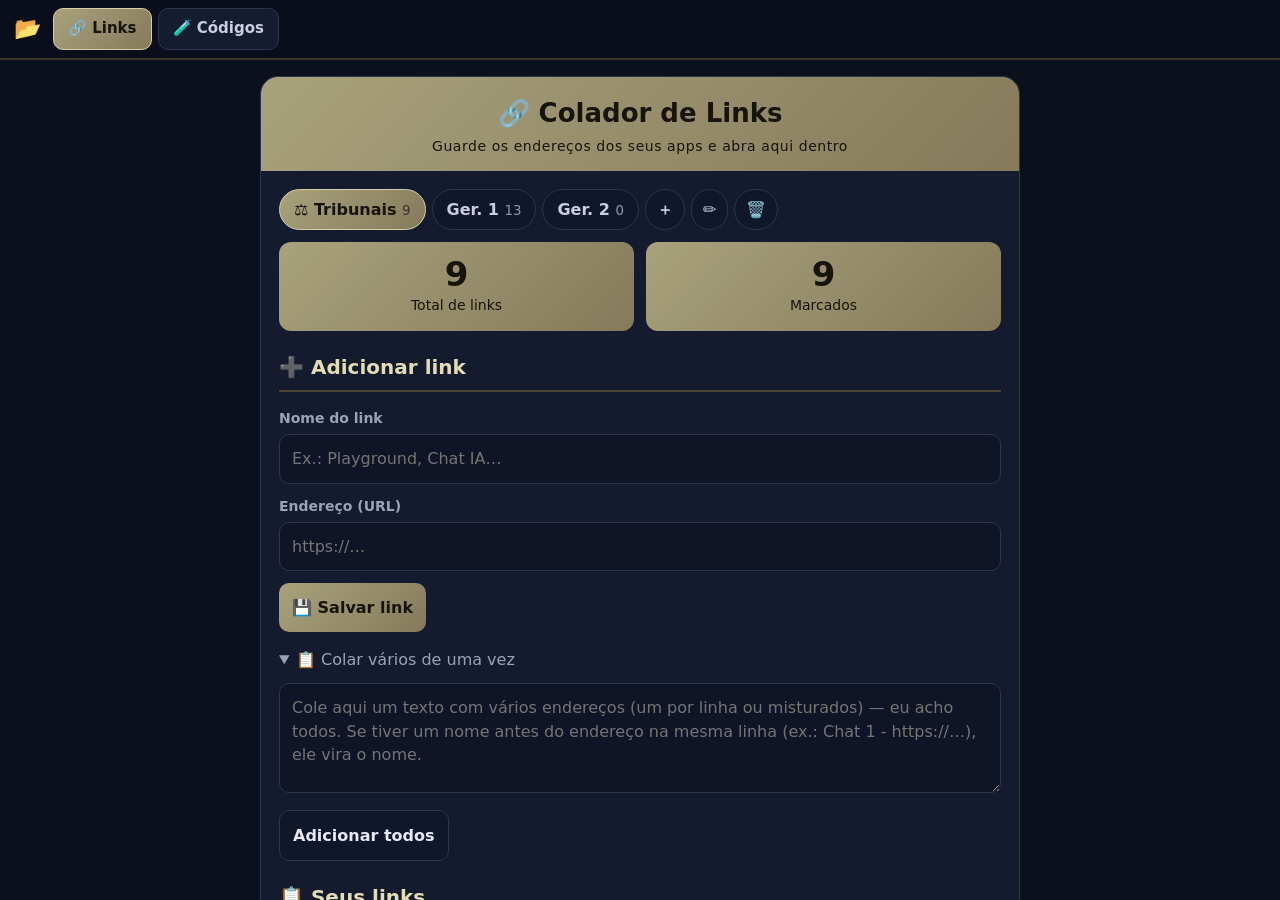
<file: ferramentas/colador.html>
<!doctype html>
<html lang="pt-BR">
<head>
<meta charset="utf-8">
<meta name="viewport" content="width=device-width, initial-scale=1, viewport-fit=cover">
<meta name="theme-color" content="#0d1220">
<title>Colador de Links</title>



<style>
/* Colador de Links — tema escuro com dourado (igual ao "Ger. 1") */
:root {
  --fundo: #0b101d; --cartao: #151b2e; --item: #1b2238; --linha: #2c3550;
  --txt: #e8eaf2; --mut: #9aa3b8; --ouro1: #a8a27c; --ouro2: #857a5b; --ouro-txt: #17140b;
  --verde: #4ade80; --perigo: #f87171; --perigo-fundo: #3b2230;
  color-scheme: dark;
}
* { box-sizing: border-box; }
html, body { height: 100%; margin: 0; }
body { background: var(--fundo); color: var(--txt); font: 16px/1.45 system-ui, -apple-system, "Segoe UI", Roboto, sans-serif; display: flex; flex-direction: column; overflow: hidden; }
button { font: inherit; color: inherit; cursor: pointer; }
input, textarea { font: inherit; color: var(--txt); background: #0f1526; border: 1px solid var(--linha); border-radius: 10px; padding: 12px; width: 100%; }
input:focus, textarea:focus { outline: 2px solid var(--ouro1); border-color: transparent; }
button:focus-visible { outline: 2px solid var(--ouro1); outline-offset: 2px; }
[hidden] { display: none !important; }

/* abas */
#abas { display: flex; align-items: center; gap: 6px; padding: 8px 8px calc(8px); padding-top: calc(8px + env(safe-area-inset-top, 0px)); background: #0a0e1a; border-bottom: 2px solid #3a3526; flex: none; }
.aba-menu { background: none; border: 0; font-size: 22px; padding: 4px 6px; flex: none; }
.abas-lista { display: flex; gap: 6px; overflow-x: auto; scrollbar-width: none; flex: 1; min-width: 0; }
.abas-lista::-webkit-scrollbar { display: none; }
.aba { flex: none; background: #161c30; border: 1px solid var(--linha); border-radius: 10px; padding: 9px 14px; font-weight: 600; font-size: 15px; color: #c9cee0; white-space: nowrap; }
.aba.ativa { background: linear-gradient(135deg, var(--ouro1), var(--ouro2)); color: var(--ouro-txt); border-color: #d6cfa3; }
.aba.viva:not(.ativa) { box-shadow: inset 0 -3px 0 var(--verde); }

/* palco */
#palco { flex: 1; min-height: 0; position: relative; }
.tela { position: absolute; inset: 0; overflow-y: auto; padding: 16px; }
#quadros-abas, .visor-quadros { position: absolute; inset: 0; }
.visor { position: absolute; inset: 0; display: flex; flex-direction: column; background: var(--fundo); }
.visor-quadros { position: relative; flex: 1; inset: auto; }
.quadro { position: absolute; inset: 0; width: 100%; height: 100%; border: 0; background: #fff; }
.visor-topo { display: flex; align-items: center; gap: 8px; padding: 10px 12px; background: linear-gradient(135deg, var(--ouro1), var(--ouro2)); color: var(--ouro-txt); flex: none; }
.visor-titulo { flex: 1; min-width: 0; overflow: hidden; text-overflow: ellipsis; white-space: nowrap; font-size: 16px; }
.vbtn { background: rgba(0,0,0,.18); border: 0; border-radius: 8px; width: 40px; height: 36px; font-size: 18px; color: inherit; flex: none; }
body.cheia #abas, body.cheia #rodape { display: none !important; }

/* rodapé */
#rodape { display: flex; gap: 10px; padding: 10px 12px calc(10px + env(safe-area-inset-bottom, 0px)); background: #0a0e1a; flex: none; }
.nav { flex: 1; border: 0; border-radius: 10px; padding: 13px; font-weight: 700; background: var(--ouro1); color: var(--ouro-txt); }
.nav.forte { background: linear-gradient(135deg, var(--ouro1), var(--ouro2)); }
.nav:disabled { opacity: .35; }

/* cartão da lista */
.cartao { max-width: 760px; margin: 0 auto; background: var(--cartao); border: 1px solid var(--linha); border-radius: 18px; overflow: hidden; padding-bottom: 18px; }
.cartao > *:not(.cab) { margin-left: 18px; margin-right: 18px; }
.cab { background: linear-gradient(135deg, var(--ouro1), var(--ouro2)); color: var(--ouro-txt); text-align: center; padding: 18px 12px 14px; margin-bottom: 16px; }
.cab h1 { margin: 0; font-size: 26px; } .cab p { margin: 4px 0 0; font-size: 14px; letter-spacing: .04em; }
.numeros { display: grid; grid-template-columns: 1fr 1fr; gap: 12px; margin-bottom: 8px; }
.num { background: linear-gradient(135deg, var(--ouro1), var(--ouro2)); color: var(--ouro-txt); border-radius: 12px; text-align: center; padding: 14px 8px; }
.num b { display: block; font-size: 34px; line-height: 1.1; font-variant-numeric: tabular-nums; } .num span { font-size: 14px; }
h2 { font-size: 20px; color: #e3dcb4; border-bottom: 2px solid #4a4532; padding-bottom: 8px; margin-top: 22px; }
.campo { display: grid; gap: 6px; margin-bottom: 12px; } .campo label { color: var(--mut); font-size: 14px; font-weight: 600; }
.btn { display: block; width: auto; border: 1px solid var(--linha); background: #11172a; border-radius: 10px; padding: 13px; font-weight: 600; margin-top: 10px; }
.btn.forte { background: linear-gradient(135deg, var(--ouro1), var(--ouro2)); color: var(--ouro-txt); border: 0; }
.btn.grande { padding: 16px; font-size: 18px; }
.btn.perigo { background: var(--perigo-fundo); color: var(--perigo); border-color: #5a2b38; }
.mais { margin-top: 10px; } .mais summary { cursor: pointer; color: var(--mut); padding: 6px 0; } .mais textarea { min-height: 110px; margin-top: 6px; }
.busca { margin-bottom: 10px; }
.lista { display: grid; gap: 10px; }
.item { display: grid; grid-template-columns: auto minmax(0, 1fr); gap: 8px 12px; align-items: center; background: var(--item); border-left: 4px solid #6d6650; border-radius: 12px; padding: 12px; }
.marca input { width: 26px; height: 26px; accent-color: var(--ouro1); padding: 0; }
.info { min-width: 0; }
.info .nome { background: none; border: 0; padding: 0; text-align: left; color: var(--verde); font-weight: 700; font-size: 17px; word-break: break-word; }
.info small { display: block; color: var(--mut); font-size: 13px; word-break: break-all; }
.bts { grid-column: 2; display: flex; gap: 6px; align-items: center; flex-wrap: wrap; }
@media (min-width: 640px) { .item { grid-template-columns: auto minmax(0, 1fr) auto; } .bts { grid-column: auto; justify-content: flex-end; } }
.mini { background: #11172a; border: 1px solid var(--linha); border-radius: 8px; min-width: 38px; height: 38px; }
.mini:disabled { opacity: .3; }
.mini.perigo { color: var(--perigo); }
.remover { background: var(--perigo-fundo); color: var(--perigo); border: 1px solid #5a2b38; border-radius: 8px; padding: 9px 12px; font-weight: 600; }
.editar { grid-column: 1 / -1; display: grid; gap: 8px; } .e-bts { display: flex; gap: 8px; } .e-bts .btn { margin: 0; }
.acoes { margin-top: 16px; }
.mut { color: var(--mut); } .pequeno { font-size: 13px; margin-top: 14px; }

/* janela das abas */
.janela { position: fixed; inset: 0; background: rgba(0,0,0,.6); display: grid; place-items: center; padding: 16px; z-index: 10; }
.janela-caixa { width: min(560px, 100%); max-height: 88vh; overflow-y: auto; background: var(--cartao); border: 1px solid var(--linha); border-radius: 16px; padding: 16px; }
.janela-topo { display: flex; justify-content: space-between; align-items: center; font-size: 18px; margin-bottom: 6px; }
.janela-topo .vbtn { background: #11172a; color: var(--txt); }
.linha-aba { display: grid; grid-template-columns: minmax(0, 1fr) auto; gap: 8px; align-items: center; padding: 10px 0; border-bottom: 1px solid var(--linha); }
.la-info small { display: block; color: var(--mut); word-break: break-all; font-size: 12px; } .la-bts { display: flex; gap: 4px; }

.aviso { position: fixed; left: 50%; bottom: 90px; transform: translateX(-50%); background: #1f2a44; color: var(--txt); border: 1px solid var(--ouro1); padding: 10px 16px; border-radius: 12px; z-index: 20; max-width: 90vw; text-align: center; }
@media (prefers-reduced-motion: reduce) { * { scroll-behavior: auto !important; } }

/* listas (Ger. 1, Ger. 2…) */
.listas { display: flex; gap: 6px; overflow-x: auto; padding: 2px 0 12px; scrollbar-width: none; }
.lista-chip { flex: none; background: #11172a; border: 1px solid var(--linha); border-radius: 999px; padding: 8px 14px; font-weight: 600; color: #c9cee0; }
.lista-chip small { opacity: .7; font-weight: 400; }
.lista-chip.ativa { background: linear-gradient(135deg, var(--ouro1), var(--ouro2)); color: var(--ouro-txt); border-color: #d6cfa3; }
.lista-chip.mais-lista { padding: 8px 11px; }
select { font: inherit; color: var(--txt); background: #0f1526; border: 1px solid var(--linha); border-radius: 10px; padding: 11px; width: 100%; }

/* 🧪 Meus Códigos */
.mono { font: 13px/1.5 ui-monospace, Consolas, monospace; }
.cod-icone { font-size: 24px; width: 30px; text-align: center; }
.cod-visor { position: absolute; inset: 0; display: flex; flex-direction: column; background: var(--fundo); }
.cv-bts { display: flex; gap: 6px; padding: 8px; overflow-x: auto; background: #0a0e1a; flex: none; scrollbar-width: none; }
.mini-t { flex: none; background: #11172a; border: 1px solid var(--linha); border-radius: 8px; padding: 8px 12px; font-weight: 600; }
.mini-t.ativo { background: linear-gradient(135deg, var(--ouro1), var(--ouro2)); color: var(--ouro-txt); border-color: #d6cfa3; }
.mini-t.perigo { color: var(--perigo); } .mini-t:disabled { opacity: .35; }
.cv-corpo { flex: 1; min-height: 0; position: relative; }
.cv-palco { position: absolute; inset: 0; display: flex; justify-content: center; background: #2a3045; }
.cv-palco iframe { width: 100%; height: 100%; border: 0; background: #fff; }
.cv-palco.cel iframe { width: 390px; max-width: 100%; }
.cv-texto { position: absolute; inset: 0; width: 100%; height: 100%; border: 0; border-radius: 0; resize: none; white-space: pre; tab-size: 2; background: #0a0f1c; }
</style>
</head>
<body>
  <!-- barra de abas: a primeira é sempre a lista de links; as outras são os seus apps fixados -->
  <header id="abas">
    <button class="aba-menu" id="btn-abas" title="Arrumar as abas" aria-label="Arrumar as abas">📂</button>
    <div id="abas-lista" class="abas-lista"></div>
  </header>

  <main id="palco">
    <!-- tela da lista de links -->
    <section id="tela-links" class="tela"></section>
    <!-- 🧪 Meus Códigos (playground que guarda) -->
    <section id="tela-codigos" class="tela" hidden></section>
    <!-- aqui entram os quadros das abas fixadas (ficam vivos ao trocar de aba) -->
    <div id="quadros-abas"></div>
    <!-- visor: abre os links marcados, um por vez -->
    <section id="visor" class="visor" hidden>
      <div class="visor-topo">
        <b id="visor-titulo" class="visor-titulo"></b>
        <button class="vbtn" id="visor-fora" title="Abrir no navegador">↗</button>
        <button class="vbtn" id="visor-cheia" title="Tela cheia">⛶</button>
        <button class="vbtn" id="visor-fechar" title="Fechar">✕</button>
      </div>
      <div id="visor-quadros" class="visor-quadros"></div>
    </section>
  </main>

  <footer id="rodape" hidden>
    <button class="nav" id="ant">← Anterior</button>
    <button class="nav forte" id="prox">Próximo →</button>
  </footer>

  <!-- janela de arrumar as abas -->
  <div id="janela" class="janela" hidden>
    <div class="janela-caixa">
      <div class="janela-topo"><b>📂 Abas fixadas</b><button class="vbtn" id="janela-fechar">✕</button></div>
      <p class="mut">Cada aba fica aberta por trás quando você troca: o login, o token e as conversas continuam vivos.</p>
      <div id="janela-lista"></div>
      <div class="campo"><label for="nova-aba-nome">Nome curto</label><input id="nova-aba-nome" placeholder="Ex.: Playground"></div>
      <div class="campo"><label for="nova-aba-url">Endereço</label><input id="nova-aba-url" inputmode="url" placeholder="https://…"></div>
      <button class="btn forte" id="nova-aba-ok">📌 Fixar como aba</button>
    </div>
  </div>

  <div id="aviso" class="aviso" hidden></div>

  <script>
/* =========================================================================
   Colador de Links — 00-dados.js
   Onde tudo fica guardado (neste aparelho) + backup em arquivo.
   CL.links  = [{ id, nome, url, marcado }]
   CL.abas   = [{ id, nome, url }]        (as abas fixadas no topo)
   ========================================================================= */
(function (g) {
  'use strict';
  const CL = (g.CL = g.CL || {});
  CL.versao = 'v16/10-a';
  const K_LINKS = 'colador_links_v1', K_ABAS = 'colador_abas_v1', K_LISTAS = 'colador_listas_v1', K_ATUAL = 'colador_lista_atual';

  // Links que apareciam nos seus prints (já entram na primeira vez)
  const INICIAIS = [
    ['1.play', 'https://bucolic-babka-4c12ea.netlify.app/'],
    ['2.SkTools', 'https://hilarious-profiterole-c0c785.netlify.app/'],
    ['3.chat', 'https://iridescent-speculoos-1db22c.netlify.app/'],
    ['4.sk', 'https://phenomenal-caramel-18cdfe.netlify.app/'],
    ['5', 'https://bejewelled-bienenstitch-3f78dd.netlify.app/'],
    ['Conversa (Claude)', 'https://claude.ai/share/0f4958a1-a87a-4180-a09a-dd15341a65cd'],
    ['proj22-pwa', 'https://maikonadvogadomg-alt.github.io/proj22-pwa/index.html'],
    ['mini6-pwa', 'https://jorgecaldeira62-gif.github.io/mini6-pwa/'],
    ['Monica 1', 'https://monica.im/share/chat?shareId=nfi0FGbnUIDxyh7O'],
    ['Monica 2', 'https://monica.im/share/chat?shareId=rjMdNehXJOdwRxoQ'],
    ['Mini SK', 'https://maikonadvogadomg-alt.github.io/mini-sk/'],
    ['Caça-Bug 2', 'https://maikonadvogadomg-alt.github.io/caca-bug-2/'],
    ['Caca1', 'https://maikonadvogadomg-alt.github.io/caca-tudo/'],
  ];

  const uid = () => Date.now().toString(36) + Math.random().toString(36).slice(2, 7);
  function ler(k, padrao) { try { const v = localStorage.getItem(k); return v ? JSON.parse(v) : padrao; } catch { return padrao; } }
  function gravar(k, v) { try { localStorage.setItem(k, JSON.stringify(v)); return true; } catch { CL.aviso('⚠️ Não consegui guardar (memória cheia?). Faça um backup.'); return false; } }

  CL.links = ler(K_LINKS, null);
  if (!CL.links) { CL.links = INICIAIS.map(([nome, url]) => ({ id: uid(), nome, url, marcado: true })); gravar(K_LINKS, CL.links); }
  CL.abas = ler(K_ABAS, []);
  // várias listas (Ger. 1, Ger. 2, …): cada link pertence a uma
  CL.listas = ler(K_LISTAS, null) || [{ id: 'trib', nome: '⚖️ Tribunais' }, { id: 'l1', nome: 'Ger. 1' }, { id: 'l2', nome: 'Ger. 2' }];
  // dentro do Assistente Jurídico: a lista "⚖️ Tribunais" já vem pronta (só na 1ª vez)
  if (!ler('colador_trib_semeado', false)) {
    if (!CL.listas.some((x) => x.id === 'trib')) CL.listas.unshift({ id: 'trib', nome: '⚖️ Tribunais' });
    const outra = (CL.listas.find((x) => x.id !== 'trib') || {}).id || 'l1';
    CL.links.forEach((l) => { if (!l.lista) l.lista = outra; }); // os seus links de antes ficam no Ger. 1
    [['TJMG', 'https://www.tjmg.jus.br/'], ['TRF6 (Justiça Federal MG)', 'https://portal.trf6.jus.br/'], ['STJ', 'https://www.stj.jus.br/'], ['STF', 'https://portal.stf.jus.br/'], ['TNU / CJF', 'https://www.cjf.jus.br/'], ['DJEN — Comunicações', 'https://comunica.pje.jus.br/'], ['Meu INSS', 'https://meu.inss.gov.br/'], ['Jusbrasil — Jurisprudência', 'https://www.jusbrasil.com.br/jurisprudencia/'], ['Planalto — Leis', 'https://www.planalto.gov.br/']]
      .forEach(([nome, url]) => { if (!CL.links.some((l) => l.url === url)) CL.links.push({ id: uid(), nome, url, marcado: true, lista: 'trib' }); });
    gravar('colador_trib_semeado', true);
  }
  CL.links.forEach((l) => { if (!l.lista || !CL.listas.some((x) => x.id === l.lista)) l.lista = CL.listas[0].id; });
  CL.listaAtual = ler(K_ATUAL, CL.listas[0].id);
  if (!CL.listas.some((x) => x.id === CL.listaAtual)) CL.listaAtual = CL.listas[0].id;

  CL.salvar = () => { gravar(K_LINKS, CL.links); gravar(K_ABAS, CL.abas); gravar(K_LISTAS, CL.listas); gravar(K_ATUAL, CL.listaAtual); };
  CL.uid = uid;
  CL.esc = (s) => String(s == null ? '' : s).replace(/[&<>"']/g, (c) => ({ '&': '&amp;', '<': '&lt;', '>': '&gt;', '"': '&quot;', "'": '&#39;' }[c]));
  CL.$ = (s, el) => (el || document).querySelector(s);

  // aceita "site.com" sem https
  CL.arrumarUrl = (u) => { u = String(u || '').trim(); if (!u) return ''; if (!/^[a-z][\w+.-]*:/i.test(u)) u = 'https://' + u; try { return new URL(u).href; } catch { return ''; } };

  // ── aviso rápido ────────────────────────────────────────────────────────────
  let t;
  CL.aviso = (msg) => { const a = document.getElementById('aviso'); if (!a) return; a.textContent = msg; a.hidden = false; clearTimeout(t); t = setTimeout(() => (a.hidden = true), 2600); };

  // ── backup ─────────────────────────────────────────────────────────────────
  CL.backup = async () => {
    let codigos = [];
    try { codigos = CL.codigosDB ? await CL.codigosDB.todos() : []; } catch (e) {}
    const dados = JSON.stringify({ app: 'colador-de-links', versao: 2, data: new Date().toISOString(), listas: CL.listas, links: CL.links, abas: CL.abas, codigos }, null, 1);
    const a = document.createElement('a');
    a.href = URL.createObjectURL(new Blob([dados], { type: 'application/json' }));
    a.download = 'colador-links-backup-' + new Date().toISOString().slice(0, 10) + '.json';
    document.body.appendChild(a); a.click(); setTimeout(() => { URL.revokeObjectURL(a.href); a.remove(); }, 1000);
  };
  CL.restaurar = async (arquivo) => {
    const j = JSON.parse(await arquivo.text());
    if (!Array.isArray(j.links)) throw new Error('Este arquivo não é um backup do Colador.');
    for (const li of j.listas || []) if (!CL.listas.some((x) => x.id === li.id)) CL.listas.push({ id: li.id, nome: li.nome });
    const ja = new Set(CL.links.map((l) => (l.lista || '') + '|' + l.url));
    let n = 0;
    for (const l of j.links) { const lista = CL.listas.some((x) => x.id === l.lista) ? l.lista : CL.listas[0].id; if (l.url && !ja.has(lista + '|' + l.url)) { CL.links.push({ id: uid(), nome: l.nome || l.url, url: l.url, marcado: !!l.marcado, lista }); n++; } }
    if (Array.isArray(j.codigos) && CL.codigosDB) { const tem = new Set((await CL.codigosDB.todos()).map((c) => c.nome + '|' + c.codigo.length)); for (const c of j.codigos) if (c && c.codigo != null && !tem.has(c.nome + '|' + c.codigo.length)) { await CL.codigosDB.guardar(Object.assign({}, c, { id: uid() })); n++; } }
    const jaAba = new Set(CL.abas.map((a) => a.url));
    for (const a of j.abas || []) if (a.url && !jaAba.has(a.url)) CL.abas.push({ id: uid(), nome: a.nome, url: a.url });
    CL.salvar();
    return n;
  };
  // cola um texto qualquer com vários endereços dentro → vira links
  CL.colarVarios = (texto) => {
    const urls = String(texto || '').match(/https?:\/\/[^\s"'<>)]+/g) || [];
    const ja = new Set(CL.links.filter((l) => l.lista === CL.listaAtual).map((l) => l.url));
    let n = 0;
    // tenta aproveitar o texto antes do endereço na mesma linha como nome (ex.: "Chat 1 - https://…")
    const linhas = String(texto || '').split(/\n/);
    const nomeDe = (url) => { const ln = linhas.find((x) => x.includes(url)); const antes = ln ? ln.slice(0, ln.indexOf(url)).replace(/[-:–|•*\s]+$/, '').trim() : ''; return antes && antes.length <= 40 ? antes : new URL(url).hostname.split('.')[0]; };
    for (const u of urls) { const url = CL.arrumarUrl(u.replace(/[.,;]+$/, '')); if (url && !ja.has(url)) { ja.add(url); CL.links.push({ id: uid(), nome: nomeDe(u.replace(/[.,;]+$/, '')), url, marcado: true, lista: CL.listaAtual }); n++; } }
    CL.salvar();
    return n;
  };
})(window);

</script>
  <script>
/* =========================================================================
   Colador de Links — 10-abas.js
   Barra de abas do topo. A 1ª é sempre "🔗 Links". As outras são apps
   fixados: cada um abre num quadro que NÃO é apagado ao trocar de aba —
   por isso o login, o token e as conversas continuam vivos.
   ========================================================================= */
(function (CL) {
  'use strict';
  const $ = CL.$;
  let atual = 'links';
  const vivos = new Map(); // id da aba → <iframe>

  function pintar() {
    const lista = $('#abas-lista');
    lista.innerHTML = '<button class="aba' + (atual === 'links' ? ' ativa' : '') + '" data-aba="links">🔗 Links</button>' +
      '<button class="aba' + (atual === 'codigos' ? ' ativa' : '') + '" data-aba="codigos">🧪 Códigos</button>' +
      CL.abas.map((a) => '<button class="aba' + (atual === a.id ? ' ativa' : '') + (vivos.has(a.id) ? ' viva' : '') + '" data-aba="' + a.id + '" title="' + CL.esc(a.url) + '">' + CL.esc(a.nome) + '</button>').join('');
    const ativa = lista.querySelector('.ativa'); if (ativa) ativa.scrollIntoView({ inline: 'nearest', block: 'nearest' });
  }

  function ir(id) {
    atual = id;
    const ehLinks = id === 'links', ehCod = id === 'codigos';
    $('#tela-codigos').hidden = !ehCod;
    $('#tela-links').hidden = !ehLinks || CL.visor.aberto;
    $('#visor').hidden = !(ehLinks && CL.visor.aberto);
    $('#rodape').hidden = !(ehLinks && CL.visor.aberto);
    $('#quadros-abas').hidden = ehLinks || ehCod;
    vivos.forEach((f, k) => (f.hidden = k !== id));
    if (!ehLinks && !ehCod) {
      const a = CL.abas.find((x) => x.id === id);
      if (a && !vivos.has(id)) {
        const f = document.createElement('iframe');
        f.className = 'quadro';
        f.src = a.url;
        f.setAttribute('allow', 'clipboard-read; clipboard-write; microphone; camera; fullscreen; autoplay');
        f.setAttribute('allowfullscreen', '');
        f.title = a.nome;
        $('#quadros-abas').appendChild(f);
        vivos.set(id, f);
      }
    }
    pintar();
  }

  function fixar(nome, url) {
    url = CL.arrumarUrl(url);
    if (!url) { CL.aviso('Endereço inválido.'); return null; }
    if (CL.abas.some((a) => a.url === url)) { CL.aviso('Esse já é uma aba.'); return null; }
    const a = { id: CL.uid(), nome: (nome || new URL(url).hostname.split('.')[0]).slice(0, 18), url };
    CL.abas.push(a); CL.salvar(); pintar(); pintarJanela();
    CL.aviso('📌 Fixado como aba: ' + a.nome);
    return a;
  }
  function tirar(id) {
    CL.abas = CL.abas.filter((a) => a.id !== id);
    const f = vivos.get(id); if (f) { f.remove(); vivos.delete(id); }
    CL.salvar(); if (atual === id) ir('links'); else pintar(); pintarJanela();
  }
  function mover(id, d) {
    const i = CL.abas.findIndex((a) => a.id === id), j = i + d;
    if (i < 0 || j < 0 || j >= CL.abas.length) return;
    [CL.abas[i], CL.abas[j]] = [CL.abas[j], CL.abas[i]]; CL.salvar(); pintar(); pintarJanela();
  }
  function recarregar(id) { const f = vivos.get(id); if (f) { const u = f.src; f.src = 'about:blank'; setTimeout(() => (f.src = u), 50); } }

  function pintarJanela() {
    const el = $('#janela-lista');
    el.innerHTML = CL.abas.length ? CL.abas.map((a, i) =>
      '<div class="linha-aba"><div class="la-info"><b>' + CL.esc(a.nome) + '</b><small>' + CL.esc(a.url) + '</small></div>' +
      '<div class="la-bts"><button class="mini" data-sobe="' + a.id + '"' + (i ? '' : ' disabled') + '>↑</button><button class="mini" data-desce="' + a.id + '"' + (i < CL.abas.length - 1 ? '' : ' disabled') + '>↓</button>' +
      '<button class="mini" data-recarregar="' + a.id + '" title="Recarregar">⟳</button><button class="mini perigo" data-tirar="' + a.id + '" title="Tirar">✕</button></div></div>').join('') : '<p class="mut">Nenhuma aba fixada ainda. Na lista de links, toque em 📌 num link, ou escreva abaixo.</p>';
  }

  function iniciar() {
    $('#abas-lista').addEventListener('click', (e) => { const b = e.target.closest('[data-aba]'); if (b) ir(b.dataset.aba); });
    $('#btn-abas').onclick = () => { pintarJanela(); $('#janela').hidden = false; };
    $('#janela-fechar').onclick = () => ($('#janela').hidden = true);
    $('#janela').addEventListener('click', (e) => {
      if (e.target.id === 'janela') { $('#janela').hidden = true; return; }
      const b = e.target.closest('button'); if (!b) return;
      if (b.dataset.sobe) mover(b.dataset.sobe, -1);
      if (b.dataset.desce) mover(b.dataset.desce, 1);
      if (b.dataset.tirar) tirar(b.dataset.tirar);
      if (b.dataset.recarregar) { recarregar(b.dataset.recarregar); CL.aviso('Recarregado.'); }
    });
    $('#nova-aba-ok').onclick = () => { if (fixar($('#nova-aba-nome').value.trim(), $('#nova-aba-url').value)) { $('#nova-aba-nome').value = ''; $('#nova-aba-url').value = ''; } };
    pintar();
  }

  CL.abasUI = { iniciar, ir, fixar, pintar, get atual() { return atual; } };
})(window.CL);

</script>
  <script>
/* =========================================================================
   Colador de Links — 20-links.js
   A lista: guardar (nome + endereço), marcar, remover, fixar como aba,
   colar vários de uma vez, backup. "🚀 Abrir Selecionados" abre o visor.
   ========================================================================= */
(function (CL) {
  'use strict';
  const $ = CL.$;
  let filtro = '';

  function montar() {
    const el = $('#tela-links');
    el.innerHTML =
      '<div class="cartao">' +
      '  <div class="cab"><h1>🔗 Colador de Links</h1><p>Guarde os endereços dos seus apps e abra aqui dentro</p></div>' +
      '  <div class="listas" id="l-listas"></div>' +
      '  <div class="numeros"><div class="num"><b id="n-total">0</b><span>Total de links</span></div><div class="num"><b id="n-marc">0</b><span>Marcados</span></div></div>' +
      '  <h2>➕ Adicionar link</h2>' +
      '  <div class="campo"><label for="l-nome">Nome do link</label><input id="l-nome" placeholder="Ex.: Playground, Chat IA…"></div>' +
      '  <div class="campo"><label for="l-url">Endereço (URL)</label><input id="l-url" inputmode="url" autocapitalize="off" placeholder="https://…"></div>' +
      '  <button class="btn forte" id="l-salvar">💾 Salvar link</button>' +
      '  <details class="mais" open><summary>📋 Colar vários de uma vez</summary><textarea id="l-varios" placeholder="Cole aqui um texto com vários endereços (um por linha ou misturados) — eu acho todos. Se tiver um nome antes do endereço na mesma linha (ex.: Chat 1 - https://…), ele vira o nome."></textarea><button class="btn" id="l-varios-ok">Adicionar todos</button></details>' +
      '  <h2>📋 Seus links</h2>' +
      '  <input id="l-busca" class="busca" placeholder="🔍 Procurar…" autocapitalize="off">' +
      '  <div id="l-lista" class="lista"></div>' +
      '  <div class="acoes">' +
      '    <button class="btn forte grande" id="l-abrir">🚀 Abrir selecionados</button>' +
      '    <button class="btn" id="l-todos">✅ Marcar todos</button>' +
      '    <button class="btn" id="l-nenhum">⬜ Desmarcar</button>' +
      '    <button class="btn" id="l-backup">💾 Backup (baixar)</button>' +
      '    <button class="btn" id="l-restaurar">📥 Restaurar backup</button><input type="file" id="l-arq" accept=".json,application/json" hidden>' +
      '    <button class="btn perigo" id="l-limpar">🗑️ Limpar tudo</button>' +
      '  </div>' +
      '  <p class="mut pequeno">Fica guardado neste aparelho. Faça um 💾 Backup de vez em quando: se o celular apagar os dados do navegador, você restaura. · ' + CL.versao + '</p>' +
      '</div>';
    $('#l-listas').addEventListener('click', (e) => {
      const b = e.target.closest('button'); if (!b) return;
      if (b.dataset.lista) { CL.listaAtual = b.dataset.lista; CL.salvar(); pintar(); return; }
      if (b.id === 'l-nova') { const n = prompt('Nome da nova lista:', 'Ger. ' + (CL.listas.length + 1)); if (!n) return; const li = { id: CL.uid(), nome: n.trim().slice(0, 24) }; CL.listas.push(li); CL.listaAtual = li.id; CL.salvar(); pintar(); CL.aviso('Lista criada: ' + li.nome); return; }
      const atual = CL.listas.find((x) => x.id === CL.listaAtual);
      if (b.id === 'l-renomear') { const n = prompt('Novo nome da lista:', atual.nome); if (n) { atual.nome = n.trim().slice(0, 24); CL.salvar(); pintar(); } return; }
      if (b.id === 'l-apagar-lista') {
        if (CL.listas.length < 2) return CL.aviso('Precisa ter pelo menos uma lista.');
        const qtd = CL.links.filter((l) => l.lista === atual.id).length;
        const destino = CL.listas.find((x) => x.id !== atual.id);
        if (!confirm('Apagar a lista "' + atual.nome + '"?' + (qtd ? '\n\nOs ' + qtd + ' links dela NÃO são apagados: vão para "' + destino.nome + '".' : ''))) return;
        CL.links.forEach((l) => { if (l.lista === atual.id) l.lista = destino.id; });
        CL.listas = CL.listas.filter((x) => x !== atual); CL.listaAtual = destino.id; CL.salvar(); pintar();
      }
    });
    $('#l-salvar').onclick = salvar;
    $('#l-url').addEventListener('keydown', (e) => { if (e.key === 'Enter') salvar(); });
    $('#l-varios-ok').onclick = () => { const n = CL.colarVarios($('#l-varios').value); $('#l-varios').value = ''; pintar(); CL.aviso(n ? n + ' link(s) adicionado(s).' : 'Não achei endereço novo nesse texto.'); };
    $('#l-busca').addEventListener('input', (e) => { filtro = e.target.value.trim().toLowerCase(); pintar(); });
    $('#l-todos').onclick = () => { daLista().forEach((l) => (l.marcado = true)); CL.salvar(); pintar(); };
    $('#l-nenhum').onclick = () => { daLista().forEach((l) => (l.marcado = false)); CL.salvar(); pintar(); };
    $('#l-abrir').onclick = () => { const sel = daLista().filter((l) => l.marcado); if (!sel.length) return CL.aviso('Marque pelo menos um link.'); CL.visor.abrir(sel, 0); };
    $('#l-backup').onclick = () => CL.backup().then(() => CL.aviso('Backup baixado (todas as listas e os códigos).'));
    $('#l-restaurar').onclick = () => $('#l-arq').click();
    $('#l-arq').onchange = async (e) => { const f = e.target.files[0]; e.target.value = ''; if (!f) return; try { const n = await CL.restaurar(f); pintar(); CL.abasUI.pintar(); CL.aviso('Backup restaurado: ' + n + ' link(s) novo(s).'); } catch (er) { CL.aviso('❌ ' + er.message); } };
    $('#l-limpar').onclick = () => {
      const b = $('#l-limpar');
      if (b.dataset.certeza) { CL.links = CL.links.filter((l) => l.lista !== CL.listaAtual); CL.salvar(); pintar(); delete b.dataset.certeza; b.textContent = '🗑️ Limpar tudo'; CL.aviso('Lista apagada.'); return; }
      b.dataset.certeza = '1'; b.textContent = '⚠️ Toque de novo para APAGAR os links desta lista';
      setTimeout(() => { delete b.dataset.certeza; b.textContent = '🗑️ Limpar tudo'; }, 4000);
    };
    $('#l-lista').addEventListener('click', (e) => {
      const b = e.target.closest('[data-acao]'); if (!b) return;
      const l = CL.links.find((x) => x.id === b.dataset.id); if (!l) return;
      const acao = b.dataset.acao;
      if (acao === 'abrir') CL.visor.abrir([l], 0);
      if (acao === 'fixar') CL.abasUI.fixar(l.nome, l.url);
      if (acao === 'remover') {
        if (b.dataset.certeza) { CL.links = CL.links.filter((x) => x !== l); CL.salvar(); pintar(); return; }
        b.dataset.certeza = '1'; b.textContent = 'Certeza?'; setTimeout(() => { if (b.isConnected) { delete b.dataset.certeza; b.textContent = 'Remover'; } }, 3000);
      }
      if (acao === 'editar') {
        const card = b.closest('.item');
        card.innerHTML = '<div class="editar"><input value="' + CL.esc(l.nome) + '" class="e-nome" aria-label="Nome"><input value="' + CL.esc(l.url) + '" class="e-url" aria-label="Endereço" autocapitalize="off"><select class="e-lista" aria-label="Lista">' + CL.listas.map((x) => '<option value="' + x.id + '"' + (x.id === l.lista ? ' selected' : '') + '>Lista: ' + CL.esc(x.nome) + '</option>').join('') + '</select><div class="e-bts"><button class="btn forte" data-acao="gravar" data-id="' + l.id + '">Salvar</button><button class="btn" data-acao="cancelar" data-id="' + l.id + '">Cancelar</button></div></div>';
      }
      if (acao === 'gravar') { const card = b.closest('.item'); const url = CL.arrumarUrl(card.querySelector('.e-url').value); if (!url) return CL.aviso('Endereço inválido.'); l.nome = card.querySelector('.e-nome').value.trim() || url; l.url = url; l.lista = card.querySelector('.e-lista').value; CL.salvar(); pintar(); }
      if (acao === 'cancelar') pintar();
    });
    $('#l-lista').addEventListener('change', (e) => { const c = e.target.closest('[data-marca]'); if (!c) return; const l = CL.links.find((x) => x.id === c.dataset.marca); if (l) { l.marcado = c.checked; CL.salvar(); contar(); } });
    pintar();
  }

  function salvar() {
    const url = CL.arrumarUrl($('#l-url').value);
    if (!url) return CL.aviso('Cole um endereço válido.');
    if (daLista().some((l) => l.url === url)) return CL.aviso('Esse link já está nesta lista.');
    const nome = $('#l-nome').value.trim() || new URL(url).hostname.split('.')[0];
    CL.links.unshift({ id: CL.uid(), nome, url, marcado: true, lista: CL.listaAtual });
    CL.salvar(); $('#l-nome').value = ''; $('#l-url').value = ''; pintar(); CL.aviso('💾 Salvo: ' + nome);
  }

  const daLista = () => CL.links.filter((l) => l.lista === CL.listaAtual);
  function contar() { const d = daLista(); $('#n-total').textContent = d.length; $('#n-marc').textContent = d.filter((l) => l.marcado).length; }
  function pintarListas() {
    $('#l-listas').innerHTML = CL.listas.map((x) => '<button class="lista-chip' + (x.id === CL.listaAtual ? ' ativa' : '') + '" data-lista="' + x.id + '">' + CL.esc(x.nome) + ' <small>' + CL.links.filter((l) => l.lista === x.id).length + '</small></button>').join('') +
      '<button class="lista-chip mais-lista" id="l-nova" title="Nova lista">＋</button><button class="lista-chip mais-lista" id="l-renomear" title="Renomear esta lista">✏️</button><button class="lista-chip mais-lista" id="l-apagar-lista" title="Apagar esta lista">🗑️</button>';
  }

  function pintar() {
    pintarListas();
    const lista = (filtro ? CL.links : daLista()).filter((l) => !filtro || (l.nome + ' ' + l.url).toLowerCase().includes(filtro));
    $('#l-lista').innerHTML = lista.length ? lista.map((l) =>
      '<div class="item"><label class="marca"><input type="checkbox" data-marca="' + l.id + '"' + (l.marcado ? ' checked' : '') + ' aria-label="Marcar ' + CL.esc(l.nome) + '"></label>' +
      '<div class="info"><button class="nome" data-acao="abrir" data-id="' + l.id + '">' + CL.esc(l.nome) + '</button><small>' + CL.esc(l.url) + (filtro ? ' · ' + CL.esc((CL.listas.find((x) => x.id === l.lista) || {}).nome || '') : '') + '</small></div>' +
      '<div class="bts"><button class="mini" data-acao="fixar" data-id="' + l.id + '" title="Fixar como aba">📌</button><button class="mini" data-acao="editar" data-id="' + l.id + '" title="Editar">✏️</button><button class="remover" data-acao="remover" data-id="' + l.id + '">Remover</button></div></div>').join('')
      : '<p class="mut">' + (filtro ? 'Nada com "' + CL.esc(filtro) + '".' : 'Nenhum link ainda. Cole o primeiro lá em cima.') + '</p>';
    contar();
  }

  CL.linksUI = { montar, pintar };
})(window.CL);

</script>
  <script>
/* =========================================================================
   Colador de Links — 30-visor.js
   Abre os links marcados um por vez, aqui dentro: "3/37 - nome",
   ← Anterior / Próximo →, Tela cheia, Abrir fora, Fechar.
   Os últimos 8 abertos ficam vivos (voltar não recarrega).
   ========================================================================= */
(function (CL) {
  'use strict';
  const $ = CL.$;
  const MAX_VIVOS = 8;
  let lista = [], pos = 0, aberto = false;
  const vivos = new Map(); // url → iframe (ordem = mais antigo primeiro)

  function quadro(url) {
    if (vivos.has(url)) { const f = vivos.get(url); vivos.delete(url); vivos.set(url, f); return f; }
    const f = document.createElement('iframe');
    f.className = 'quadro';
    f.src = url;
    f.setAttribute('allow', 'clipboard-read; clipboard-write; microphone; camera; fullscreen; autoplay');
    f.setAttribute('allowfullscreen', '');
    $('#visor-quadros').appendChild(f);
    vivos.set(url, f);
    while (vivos.size > MAX_VIVOS) { const [u, velho] = vivos.entries().next().value; velho.remove(); vivos.delete(u); }
    return f;
  }

  function mostrar() {
    const l = lista[pos]; if (!l) return;
    const f = quadro(l.url);
    vivos.forEach((q) => (q.hidden = q !== f));
    $('#visor-titulo').textContent = (pos + 1) + '/' + lista.length + ' - ' + l.nome;
    $('#ant').disabled = pos === 0;
    $('#prox').disabled = pos === lista.length - 1;
  }

  function abrir(sel, i) {
    lista = sel.slice(); pos = i || 0; aberto = true;
    CL.abasUI.ir('links');
    mostrar();
  }
  function fechar() {
    aberto = false;
    if (document.fullscreenElement) document.exitFullscreen().catch(() => {});
    document.body.classList.remove('cheia');
    CL.abasUI.ir('links');
  }

  function iniciar() {
    $('#visor-fechar').onclick = fechar;
    $('#ant').onclick = () => { if (pos > 0) { pos--; mostrar(); } };
    $('#prox').onclick = () => { if (pos < lista.length - 1) { pos++; mostrar(); } };
    $('#visor-fora').onclick = () => { const l = lista[pos]; if (l) window.open(l.url, '_blank', 'noopener'); };
    $('#visor-cheia').onclick = () => {
      const el = document.documentElement;
      if (document.fullscreenElement) { document.exitFullscreen().catch(() => {}); document.body.classList.remove('cheia'); return; }
      document.body.classList.add('cheia');
      if (el.requestFullscreen) el.requestFullscreen().catch(() => {});
    };
    document.addEventListener('fullscreenchange', () => { if (!document.fullscreenElement) document.body.classList.remove('cheia'); });
  }

  CL.visor = { iniciar, abrir, fechar, get aberto() { return aberto; } };
})(window.CL);

</script>
  <script>
/* =========================================================================
   Colador de Links — 40-codigos.js
   🧪 MEUS CÓDIGOS: um playground que GUARDA.
   Cole ou importe um código (HTML, JS, texto…), ele fica salvo aqui no aparelho.
   Para cada código: ▶ Rodar ao vivo (celular ou largo), 📝 ver/mexer no código
   (abre e fecha), 📋 copiar tudo, ⬇ baixar, ↗ abrir em tela própria, 💾 salvar.
   Fica no IndexedDB (aguenta códigos grandes). Entra no 💾 Backup da lista.
   ========================================================================= */
(function (CL) {
  'use strict';
  const $ = CL.$;

  // ── banco (IndexedDB) ──────────────────────────────────────────────────────
  const abrirDB = () => new Promise((ok, erro) => {
    const r = indexedDB.open('colador-codigos', 1);
    r.onupgradeneeded = () => r.result.createObjectStore('codigos', { keyPath: 'id' });
    r.onsuccess = () => ok(r.result); r.onerror = () => erro(r.error);
  });
  async function tx(modo, fn) { const db = await abrirDB(); return new Promise((ok, erro) => { const t = db.transaction('codigos', modo); const st = t.objectStore('codigos'); const res = fn(st); t.oncomplete = () => ok(res && res.result !== undefined ? res.result : res); t.onerror = () => erro(t.error); }); }
  CL.codigosDB = {
    todos: () => tx('readonly', (st) => st.getAll()),
    guardar: (c) => tx('readwrite', (st) => st.put(c)),
    apagar: (id) => tx('readwrite', (st) => st.delete(id)),
  };

  let lista = [], aberto = null, filtro = '', larguraCel = false, timer = null;
  const humano = (n) => n < 1024 ? n + ' letras' : (n / 1024).toFixed(1).replace('.', ',') + ' KB';
  const tipoDe = (nome, cod) => /\.html?$/i.test(nome) || /<(!doctype|html|body|head|div|script|style)\b/i.test(cod) ? 'html' : /\.(m?js|ts|tsx|jsx)$/i.test(nome) ? 'js' : /\.css$/i.test(nome) ? 'css' : /\.md$/i.test(nome) ? 'md' : 'texto';
  const ICONE = { html: '🌐', js: '⚙️', css: '🎨', md: '📑', texto: '📄' };

  function montar() {
    const el = $('#tela-codigos');
    el.innerHTML =
      '<div class="cartao" id="cod-lista-tela">' +
      '  <div class="cab"><h1>🧪 Meus Códigos</h1><p>Guarde, rode e copie os seus códigos — aqui mesmo</p></div>' +
      '  <div class="numeros"><div class="num"><b id="c-total">0</b><span>Códigos guardados</span></div><div class="num"><b id="c-tam">0</b><span>Tamanho total</span></div></div>' +
      '  <h2>➕ Guardar um código</h2>' +
      '  <div class="campo"><label for="c-nome">Nome</label><input id="c-nome" placeholder="Ex.: Calculadora de tempo de contribuição"></div>' +
      '  <div class="campo"><label for="c-cod">Código (cole aqui)</label><textarea id="c-cod" class="mono" rows="6" spellcheck="false" autocapitalize="off" placeholder="Cole o código inteiro aqui (HTML, JS, texto…)"></textarea></div>' +
      '  <button class="btn forte" id="c-guardar">💾 Guardar código</button>' +
      '  <button class="btn" id="c-importar">📂 Importar arquivos (pode escolher vários)</button><input type="file" id="c-arq" multiple hidden accept=".html,.htm,.js,.mjs,.ts,.tsx,.jsx,.css,.md,.txt,.json,text/*">' +
      '  <h2>📚 Guardados</h2>' +
      '  <input id="c-busca" class="busca" placeholder="🔍 Procurar pelo nome ou por algo DENTRO do código…" autocapitalize="off">' +
      '  <div id="c-lista" class="lista"></div>' +
      '  <p class="mut pequeno">Ficam guardados neste aparelho. O 💾 Backup da aba 🔗 Links leva junto todos os códigos.</p>' +
      '</div>' +
      '<div id="cod-visor" class="cod-visor" hidden>' +
      '  <div class="visor-topo"><button class="vbtn" id="cv-voltar" title="Voltar à lista">←</button><b id="cv-nome" class="visor-titulo"></b><button class="vbtn" id="cv-cel" title="Tamanho celular / largo">📱</button><button class="vbtn" id="cv-fora" title="Abrir em tela própria">↗</button></div>' +
      '  <div class="cv-bts"><button class="mini-t ativo" id="cv-ver-rodar">▶ Rodar</button><button class="mini-t" id="cv-ver-cod">📝 Código</button><button class="mini-t" id="cv-copiar">📋 Copiar</button><button class="mini-t" id="cv-baixar">⬇ Baixar</button><button class="mini-t" id="cv-salvar" disabled>💾 Salvar</button><button class="mini-t" id="cv-renomear">✏️</button><button class="mini-t perigo" id="cv-apagar">🗑️</button></div>' +
      '  <div class="cv-corpo"><div id="cv-palco" class="cv-palco"><iframe id="cv-frame" title="Código rodando" sandbox="allow-scripts allow-same-origin allow-forms allow-modals allow-popups allow-downloads" allow="clipboard-read; clipboard-write; microphone; camera"></iframe></div>' +
      '  <textarea id="cv-texto" class="cv-texto mono" spellcheck="false" autocapitalize="off" hidden></textarea></div>' +
      '</div>';

    $('#c-guardar').onclick = async () => {
      const cod = $('#c-cod').value; if (!cod.trim()) return CL.aviso('Cole um código primeiro.');
      const nome = $('#c-nome').value.trim() || ((cod.match(/<title[^>]*>([^<]{1,60})/i) || [])[1] || 'Código de ' + new Date().toLocaleDateString('pt-BR')).trim();
      await CL.codigosDB.guardar({ id: CL.uid(), nome, codigo: cod, tipo: tipoDe(nome, cod), criado: Date.now(), mudado: Date.now() });
      $('#c-cod').value = ''; $('#c-nome').value = ''; await carregar(); CL.aviso('💾 Guardado: ' + nome);
    };
    $('#c-importar').onclick = () => $('#c-arq').click();
    $('#c-arq').onchange = async (e) => {
      const fs = [...e.target.files]; e.target.value = ''; let n = 0;
      for (const f of fs) { try { const cod = await f.text(); await CL.codigosDB.guardar({ id: CL.uid(), nome: f.name, codigo: cod, tipo: tipoDe(f.name, cod), criado: Date.now(), mudado: f.lastModified || Date.now() }); n++; } catch (x) {} }
      await carregar(); CL.aviso(n + ' código(s) importado(s).');
    };
    $('#c-busca').addEventListener('input', (e) => { filtro = e.target.value.trim().toLowerCase(); pintar(); });
    $('#c-lista').addEventListener('click', (e) => {
      const b = e.target.closest('[data-c]'); if (!b) return;
      const c = lista.find((x) => x.id === b.dataset.id); if (!c) return;
      if (b.dataset.c === 'abrir') abrir(c, 'rodar');
      if (b.dataset.c === 'codigo') abrir(c, 'cod');
      if (b.dataset.c === 'copiar') copiar(c.codigo);
    });

    // visor
    $('#cv-voltar').onclick = fecharVisor;
    $('#cv-ver-rodar').onclick = () => modo('rodar');
    $('#cv-ver-cod').onclick = () => modo('cod');
    $('#cv-copiar').onclick = () => copiar($('#cv-texto').value);
    $('#cv-baixar').onclick = () => baixar(aberto.nome, $('#cv-texto').value);
    $('#cv-cel').onclick = () => { larguraCel = !larguraCel; $('#cv-palco').classList.toggle('cel', larguraCel); $('#cv-cel').textContent = larguraCel ? '💻' : '📱'; };
    $('#cv-fora').onclick = () => { const u = URL.createObjectURL(new Blob([$('#cv-texto').value], { type: aberto.tipo === 'html' ? 'text/html;charset=utf-8' : 'text/plain;charset=utf-8' })); window.open(u, '_blank'); };
    $('#cv-texto').addEventListener('input', () => { $('#cv-salvar').disabled = false; clearTimeout(timer); timer = setTimeout(rodar, 700); });
    $('#cv-texto').addEventListener('keydown', (e) => { if (e.key === 'Tab') { e.preventDefault(); const t = e.target; t.setRangeText('  ', t.selectionStart, t.selectionEnd, 'end'); } });
    $('#cv-salvar').onclick = async () => { aberto.codigo = $('#cv-texto').value; aberto.mudado = Date.now(); aberto.tipo = tipoDe(aberto.nome, aberto.codigo); await CL.codigosDB.guardar(aberto); $('#cv-salvar').disabled = true; await carregar(); CL.aviso('💾 Mudanças salvas.'); };
    $('#cv-renomear').onclick = async () => { const n = prompt('Novo nome:', aberto.nome); if (!n) return; aberto.nome = n.trim(); await CL.codigosDB.guardar(aberto); $('#cv-nome').textContent = aberto.nome; await carregar(); };
    $('#cv-apagar').onclick = async () => { if (!confirm('Apagar "' + aberto.nome + '" dos guardados?\n\n(Dica: faça um 💾 Backup antes, na aba 🔗 Links.)')) return; await CL.codigosDB.apagar(aberto.id); fecharVisor(); await carregar(); CL.aviso('Apagado.'); };
    carregar();
  }

  async function carregar() { try { lista = (await CL.codigosDB.todos()).sort((a, b) => (b.mudado || 0) - (a.mudado || 0)); } catch (e) { lista = []; CL.aviso('⚠️ Este navegador não deixou guardar códigos.'); } pintar(); }
  function pintar() {
    $('#c-total').textContent = lista.length;
    $('#c-tam').textContent = humano(lista.reduce((s, c) => s + c.codigo.length, 0));
    const v = lista.filter((c) => !filtro || c.nome.toLowerCase().includes(filtro) || c.codigo.toLowerCase().includes(filtro));
    $('#c-lista').innerHTML = v.length ? v.map((c) =>
      '<div class="item"><div class="marca cod-icone">' + (ICONE[c.tipo] || '📄') + '</div><div class="info"><button class="nome" data-c="abrir" data-id="' + c.id + '">' + CL.esc(c.nome) + '</button><small>' + humano(c.codigo.length) + ' · ' + new Date(c.mudado || c.criado).toLocaleDateString('pt-BR') + (filtro && !c.nome.toLowerCase().includes(filtro) ? ' · achado dentro do código' : '') + '</small></div>' +
      '<div class="bts">' + (c.tipo === 'html' ? '<button class="mini" data-c="abrir" data-id="' + c.id + '" title="Rodar">▶</button>' : '') + '<button class="mini" data-c="codigo" data-id="' + c.id + '" title="Ver o código">📝</button><button class="mini" data-c="copiar" data-id="' + c.id + '" title="Copiar tudo">📋</button></div></div>').join('')
      : '<p class="mut">' + (filtro ? 'Nada achado com "' + CL.esc(filtro) + '".' : 'Nenhum código guardado ainda. Cole o primeiro lá em cima, ou 📂 importe arquivos.') + '</p>';
  }

  function abrir(c, m) {
    aberto = c;
    $('#cod-lista-tela').hidden = true; $('#cod-visor').hidden = false;
    $('#cv-nome').textContent = c.nome; $('#cv-texto').value = c.codigo; $('#cv-salvar').disabled = true;
    $('#cv-ver-rodar').hidden = c.tipo !== 'html' && c.tipo !== 'js';
    modo(c.tipo === 'html' || c.tipo === 'js' ? m : 'cod');
    if (c.tipo === 'html' || c.tipo === 'js') rodar();
  }
  function modo(m) {
    $('#cv-palco').hidden = m !== 'rodar'; $('#cv-texto').hidden = m !== 'cod';
    $('#cv-ver-rodar').classList.toggle('ativo', m === 'rodar'); $('#cv-ver-cod').classList.toggle('ativo', m === 'cod');
  }
  function rodar() {
    if (!aberto) return; const cod = $('#cv-texto').value;
    const pag = aberto.tipo === 'js' ? '<!doctype html><meta charset="utf-8"><body><pre id="saida" style="font:14px monospace;white-space:pre-wrap"></pre><script>const __s=document.getElementById("saida");console.log=(...a)=>{__s.textContent+=a.map(x=>typeof x==="object"?JSON.stringify(x,null,1):x).join(" ")+"\\n"};window.onerror=(m)=>{__s.textContent+="❌ "+m+"\\n"};<\/script><script>' + cod.replace(/<\/script/gi, '<\\/script') + '<\/script>' : cod;
    $('#cv-frame').srcdoc = pag;
  }
  function fecharVisor() {
    if (!$('#cv-salvar').disabled && !confirm('Você mudou o código e não salvou. Sair mesmo assim?')) return;
    aberto = null; $('#cv-frame').srcdoc = ''; $('#cod-visor').hidden = true; $('#cod-lista-tela').hidden = false;
  }
  async function copiar(t) { try { await navigator.clipboard.writeText(t); CL.aviso('📋 Copiado. É só colar onde quiser.'); } catch (e) { const ta = document.createElement('textarea'); ta.value = t; document.body.appendChild(ta); ta.select(); try { document.execCommand('copy'); CL.aviso('📋 Copiado.'); } catch (x) { CL.aviso('Não consegui copiar.'); } ta.remove(); } }
  function baixar(nome, txt) { const n = /\.[a-z0-9]{1,5}$/i.test(nome) ? nome : nome.replace(/[\\/:*?"<>|]+/g, '-') + (aberto && aberto.tipo === 'html' ? '.html' : '.txt'); const a = document.createElement('a'); a.href = URL.createObjectURL(new Blob([txt], { type: 'text/plain;charset=utf-8' })); a.download = n; document.body.appendChild(a); a.click(); setTimeout(() => { URL.revokeObjectURL(a.href); a.remove(); }, 1000); }

  CL.codigosUI = { montar, carregar };
})(window.CL);

</script>
  <script>
/* Colador de Links — 99-app.js: liga tudo (por último). */
(function (CL) {
  'use strict';
  CL.linksUI.montar();
  CL.codigosUI.montar();
  CL.visor.iniciar();
  CL.abasUI.iniciar();
  CL.abasUI.ir('links');
  // pedir ao navegador para não apagar os dados deste app
  try { navigator.storage && navigator.storage.persist && navigator.storage.persist(); } catch (e) {}
})(window.CL);

</script>
  
</body>
</html>
</file>
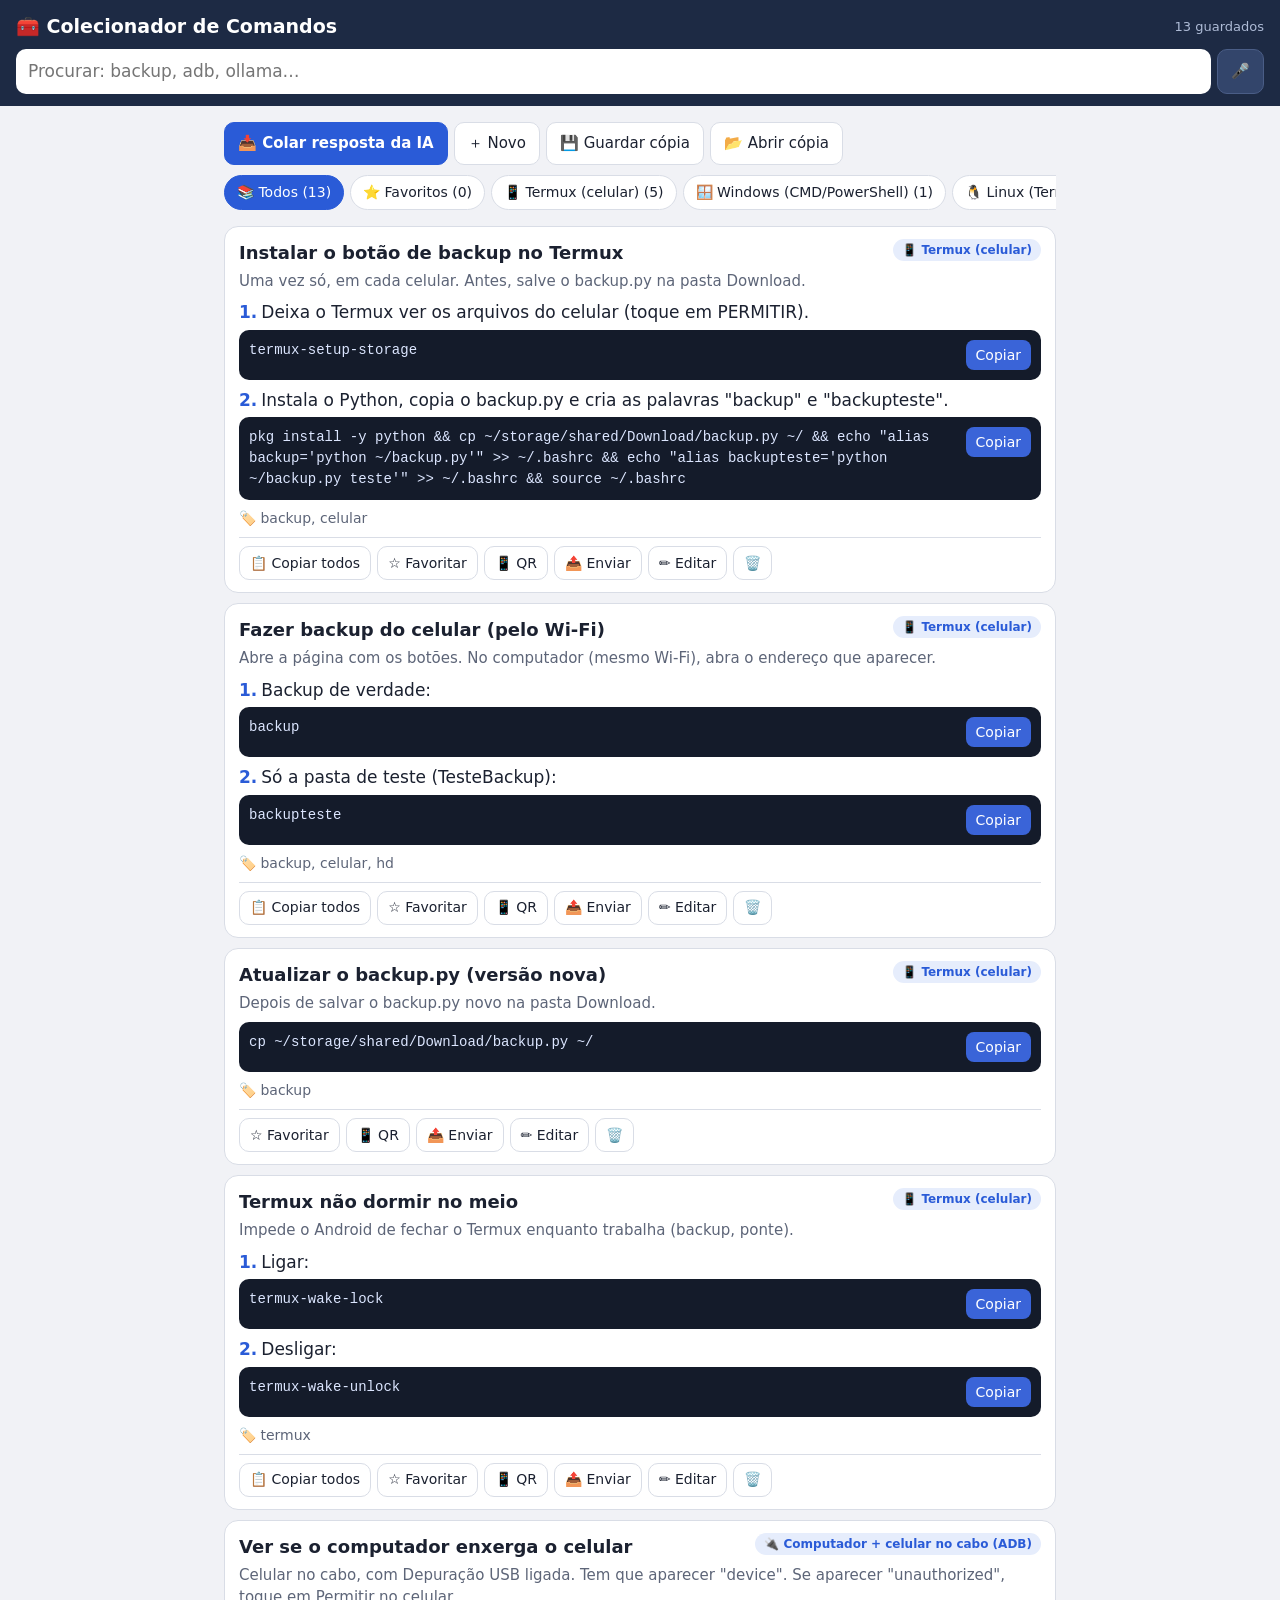
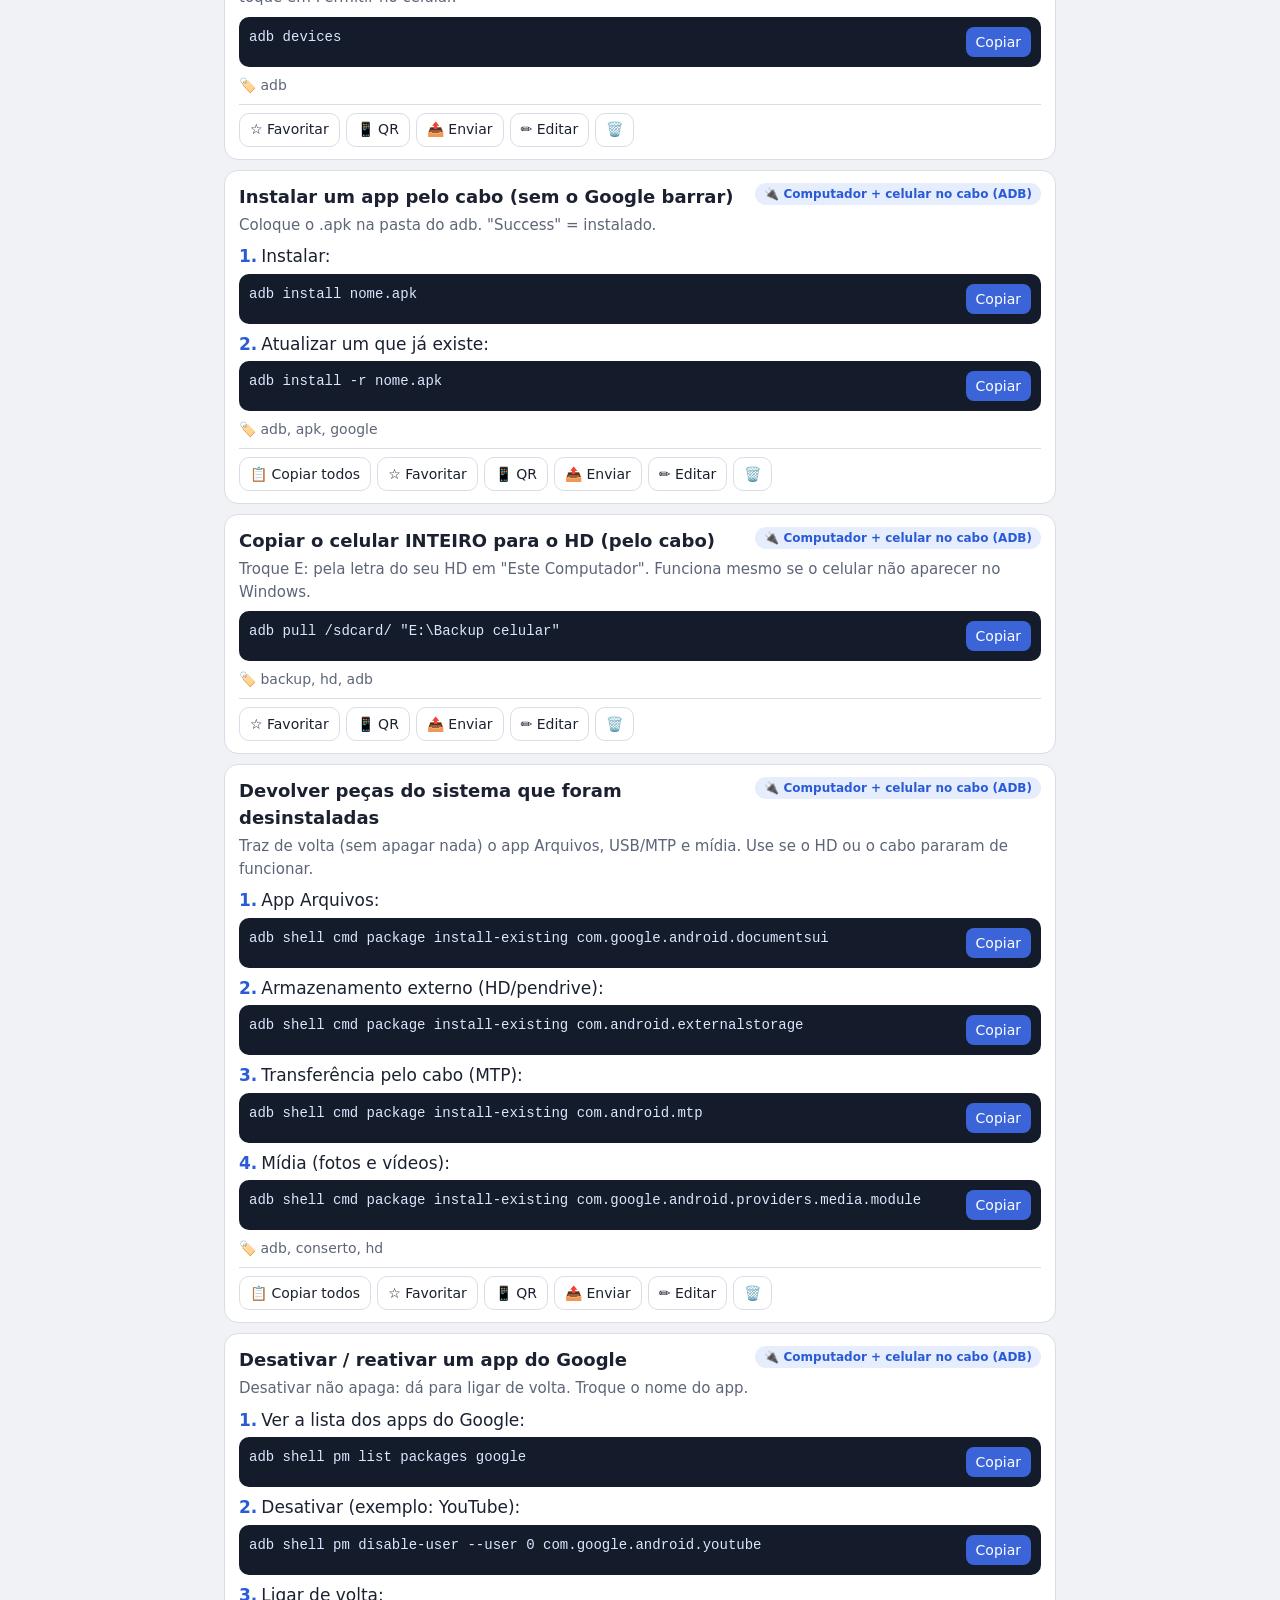
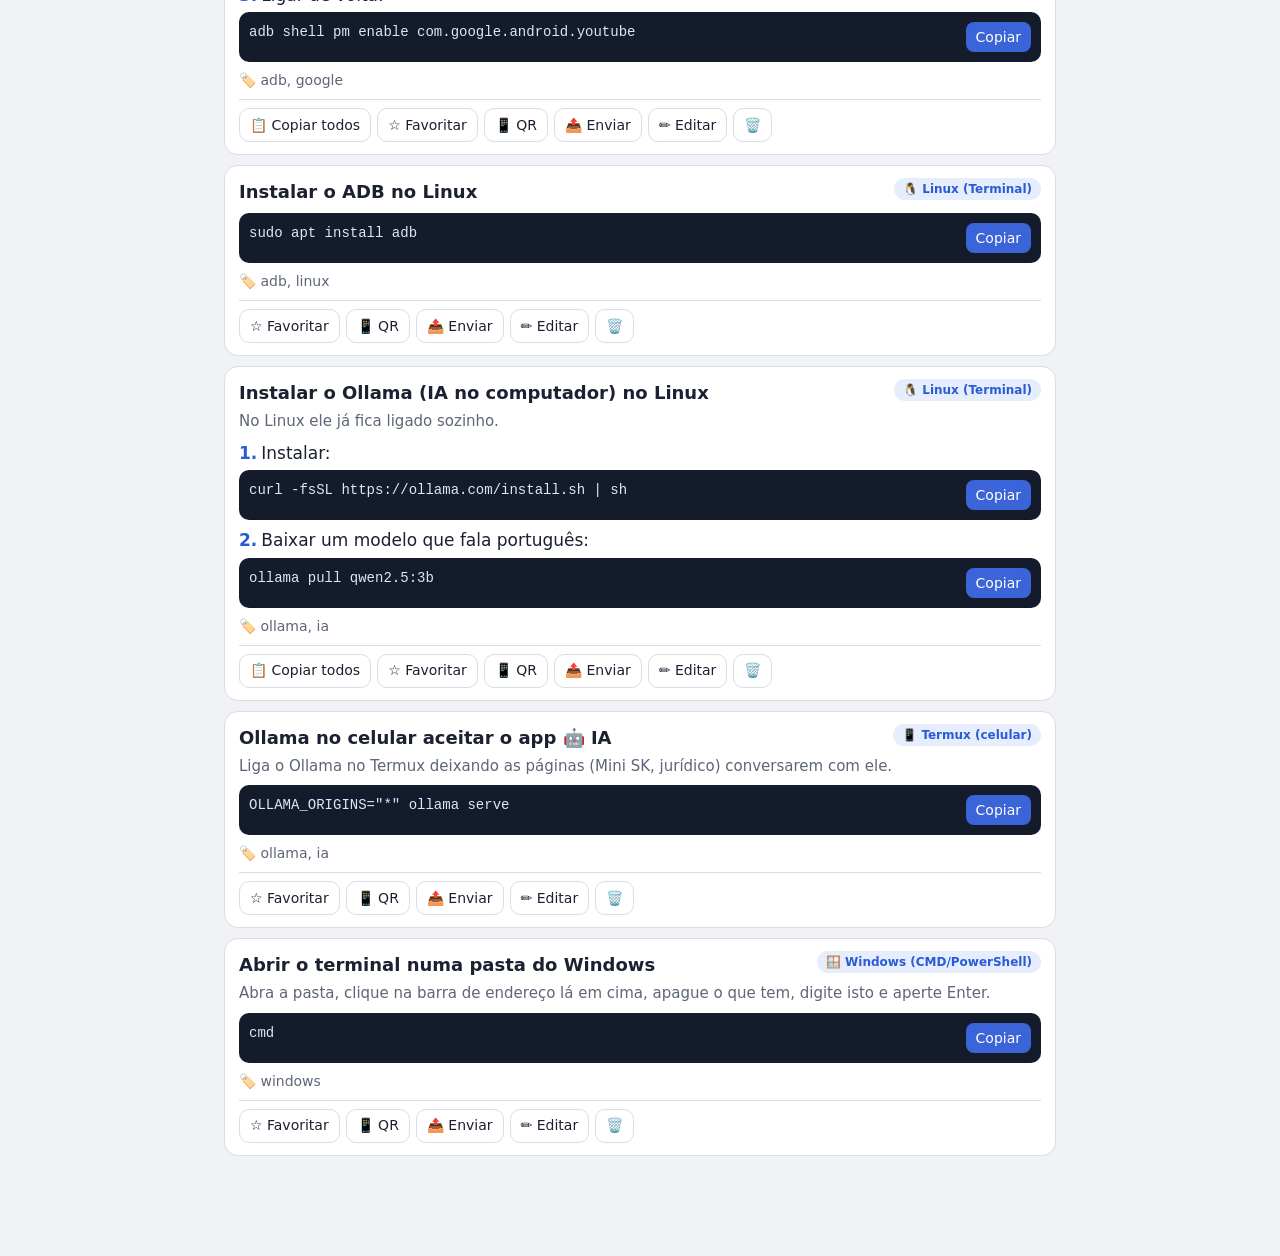
<file: ferramentas/colecionador.html>
<!doctype html>
<html lang="pt-BR">
<head>
<meta charset="utf-8">
<meta name="viewport" content="width=device-width, initial-scale=1">
<meta name="theme-color" content="#1d2a44">
<title>Colecionador de Comandos</title>
<style>
:root { --bg:#f1f2f6; --p:#fff; --f:#1b2130; --m:#5d6578; --l:#d9dde6; --az:#2a5bd7; --azc:#e6edfc; --v:#1f6b4f; --vc:#e3f1e9; --a:#fff3d3; --r:#a3332a; --rc:#fbe6e3; --cod:#141b2a; --codf:#dce6ff; }
@media (prefers-color-scheme: dark) { :root:not([data-theme="light"]) { --bg:#10141c; --p:#181f2b; --f:#e8ebf2; --m:#9aa4b7; --l:#2a3343; --az:#7ea2ff; --azc:#1c2742; --v:#6fd1a4; --vc:#1d3329; --a:#33290f; --r:#f0958c; --rc:#3a1f1c; --cod:#0b0f18; color-scheme:dark; } }
* { box-sizing:border-box; }
body { margin:0; background:var(--bg); color:var(--f); font:17px/1.5 system-ui,"Segoe UI",Roboto,sans-serif; }
header { background:#1d2a44; color:#fff; padding:12px 16px; position:sticky; top:0; z-index:5; }
header .linha1 { display:flex; align-items:center; gap:8px; }
header b { font-size:19px; flex:1; }
header small { color:#aebbd6; font-size:13px; }
.busca { display:flex; gap:6px; margin-top:8px; }
.busca input { flex:1; min-width:0; font:inherit; padding:10px 12px; border-radius:10px; border:0; }
.bt { border:1px solid var(--l); background:var(--p); color:var(--f); border-radius:10px; padding:9px 13px; font:inherit; font-size:15px; cursor:pointer; min-height:42px; }
.bt.az { background:var(--az); border-color:var(--az); color:#fff; font-weight:600; }
.bt.r { background:var(--r); border-color:var(--r); color:#fff; }
.bt.mini { min-height:34px; padding:5px 10px; font-size:14px; }
.bt.cab { background:#33456b; border-color:#4a5d86; color:#fff; }
main { max-width:860px; margin:0 auto; padding:10px 14px 90px; }
.acoes { display:flex; gap:6px; flex-wrap:wrap; margin:6px 0 4px; }
.filtros { display:flex; gap:6px; overflow-x:auto; padding:6px 0; }
.filtros button { flex:none; border:1px solid var(--l); background:var(--p); color:var(--f); border-radius:999px; padding:6px 12px; font:inherit; font-size:14px; cursor:pointer; }
.filtros button.on { background:var(--az); border-color:var(--az); color:#fff; }
.item { background:var(--p); border:1px solid var(--l); border-radius:14px; padding:12px 14px; margin:10px 0; }
.item h3 { margin:0 0 4px; font-size:18px; display:flex; gap:8px; align-items:flex-start; }
.item h3 span.t { flex:1; }
.selo { display:inline-block; font-size:12px; font-weight:700; padding:2px 9px; border-radius:999px; background:var(--azc); color:var(--az); white-space:nowrap; }
.exp { color:var(--m); font-size:15px; margin:4px 0; white-space:pre-wrap; }
.passo { margin:8px 0; }
.passo .n { font-weight:700; color:var(--az); margin-right:4px; }
.cmd { display:flex; gap:8px; align-items:flex-start; background:var(--cod); color:var(--codf); border-radius:10px; padding:10px; margin:4px 0; }
.cmd pre { flex:1; min-width:0; margin:0; font:14px/1.5 ui-monospace,Consolas,monospace; white-space:pre-wrap; overflow-wrap:anywhere; }
.cmd button { flex:none; border:0; border-radius:8px; background:#3a64d8; color:#fff; padding:7px 10px; font:14px system-ui; cursor:pointer; }
.perigo { background:var(--rc); color:var(--r); border-radius:8px; padding:6px 10px; font-size:14px; margin:4px 0; }
.rodape-item { display:flex; gap:6px; flex-wrap:wrap; margin-top:8px; border-top:1px solid var(--l); padding-top:8px; }
.mut { color:var(--m); font-size:14px; }
.aviso { background:var(--a); border-radius:10px; padding:10px 12px; font-size:15px; margin:8px 0; }
.ok { background:var(--vc); border-radius:10px; padding:10px 12px; font-size:15px; margin:8px 0; }
dialog { border:0; border-radius:16px; padding:0; width:min(96vw,760px); max-height:92vh; background:var(--p); color:var(--f); box-shadow:0 20px 60px rgba(0,0,0,.35); }
dialog::backdrop { background:rgba(10,15,30,.55); }
.dlg { padding:14px 16px; overflow:auto; max-height:92vh; }
.dlg h2 { margin:0 0 10px; font-size:20px; }
.campo { margin:8px 0; } .campo label { display:block; font-size:14px; font-weight:600; margin-bottom:3px; }
.campo input, .campo select, .campo textarea { width:100%; font:inherit; padding:9px 11px; border-radius:10px; border:1px solid var(--l); background:var(--p); color:var(--f); }
textarea.mono { font:14px/1.5 ui-monospace,Consolas,monospace; }
.passo-ed { border:1px solid var(--l); border-radius:12px; padding:8px 10px; margin:8px 0; background:var(--bg); }
.extraido { border:1px solid var(--l); border-radius:12px; padding:8px 10px; margin:8px 0; }
.extraido.off { opacity:.45; }
.qr { display:flex; justify-content:center; padding:10px; background:#fff; border-radius:12px; }
.qr canvas { width:min(78vw,340px); height:auto; image-rendering:pixelated; }
.vazio { text-align:center; padding:30px 10px; color:var(--m); }
.toast { position:fixed; left:50%; bottom:18px; transform:translateX(-50%); background:#1b2130; color:#fff; padding:10px 16px; border-radius:10px; z-index:99; box-shadow:0 6px 20px rgba(0,0,0,.3); max-width:92vw; }
</style>
</head>
<body>
<header>
  <div class="linha1"><b>🧰 Colecionador de Comandos</b><small id="conta"></small></div>
  <div class="busca"><input type="search" id="q" placeholder="Procurar: backup, adb, ollama…" aria-label="Procurar"><button class="bt cab" id="mic-q" title="Falar">🎤</button></div>
</header>
<main>
  <div class="acoes">
    <button class="bt az" id="b-colar">📥 Colar resposta da IA</button>
    <button class="bt" id="b-novo">＋ Novo</button>
    <button class="bt" id="b-exportar">💾 Guardar cópia</button>
    <button class="bt" id="b-importar">📂 Abrir cópia</button>
    <input type="file" id="arq" accept=".json,application/json,text/plain" hidden>
  </div>
  <div id="lembrete"></div>
  <div class="filtros" id="filtros"></div>
  <div id="lista"></div>
</main>

<!-- editor -->
<dialog id="dlg-ed"><div class="dlg">
  <h2 id="ed-titulo-dlg">Comando</h2>
  <div class="campo"><label>Nome (para achar depois)</label><div style="display:flex;gap:6px"><input id="ed-titulo" placeholder="ex.: Fazer backup do celular"><button class="bt" type="button" data-mic="ed-titulo">🎤</button></div></div>
  <div class="campo"><label>Onde roda</label><select id="ed-onde"></select></div>
  <div class="campo"><label>Para que serve (explicação)</label><textarea id="ed-exp" rows="2" placeholder="ex.: Copia as fotos do celular para o computador pelo Wi-Fi"></textarea></div>
  <div id="ed-passos"></div>
  <button class="bt mini" id="ed-mais" type="button">＋ Mais um passo (comando seguinte)</button>
  <div class="campo"><label>Etiquetas (separadas por vírgula)</label><input id="ed-tags" placeholder="backup, celular"></div>
  <div class="acoes" style="justify-content:flex-end;margin-top:12px"><button class="bt" id="ed-cancelar" type="button">Cancelar</button><button class="bt az" id="ed-salvar" type="button">✅ Salvar</button></div>
</div></dialog>

<!-- colar da IA -->
<dialog id="dlg-colar"><div class="dlg">
  <h2>📥 Colar resposta da IA</h2>
  <p class="mut" style="margin:0 0 6px">Copie a resposta inteira (do Claude, do Gemini…) e cole aqui. Eu separo cada comando com a explicação que veio antes dele.</p>
  <textarea id="colar-txt" rows="8" class="mono" style="width:100%;border-radius:10px;border:1px solid var(--l);padding:10px;background:var(--p);color:var(--f)" placeholder="Cole aqui…"></textarea>
  <div class="acoes"><button class="bt" id="colar-area" type="button">📋 Colar do celular</button><button class="bt az" id="colar-separar" type="button">✂️ Separar os comandos</button></div>
  <div id="colar-res"></div>
  <div class="acoes" style="justify-content:flex-end;margin-top:10px"><button class="bt" id="colar-fechar" type="button">Fechar</button></div>
</div></dialog>

<!-- QR -->
<dialog id="dlg-qr"><div class="dlg" style="text-align:center">
  <h2 id="qr-titulo">📱 Passar para outro aparelho</h2>
  <p class="mut" style="margin:0 0 8px">No outro celular, abra a <b>câmera</b> e aponte para o quadrado. Toque no texto que aparece → <b>Copiar</b>.</p>
  <div class="qr"><canvas id="qr-canvas"></canvas></div>
  <p id="qr-parte" class="mut"></p>
  <div class="acoes" style="justify-content:center"><button class="bt" id="qr-ant" type="button">◀</button><label class="mut" style="display:flex;align-items:center;gap:6px"><input type="checkbox" id="qr-exp"> com explicação</label><button class="bt" id="qr-prox" type="button">▶</button></div>
  <div class="acoes" style="justify-content:center"><button class="bt az" id="qr-fechar" type="button">Fechar</button></div>
</div></dialog>

<script>
/* QRCode for JavaScript — (c) 2009 Kazuhiko Arase — MIT license (www.d-project.com). Empacotado para funcionar sem internet. */
var QRLib=(function(){var M={},C={};function req(n){n=n.replace("./","");if(C[n])return C[n].exports;var m={exports:{}};C[n]=m;M[n](m,m.exports);return m.exports;}
M["QR8bitByte"]=function(module,exports){
var QRMode = req('./QRMode');

function QR8bitByte(data) {
	this.mode = QRMode.MODE_8BIT_BYTE;
	this.data = data;
}

QR8bitByte.prototype = {

	getLength : function() {
		return this.data.length;
	},
	
	write : function(buffer) {
		for (var i = 0; i < this.data.length; i++) {
			// not JIS ...
			buffer.put(this.data.charCodeAt(i), 8);
		}
	}
};

module.exports = QR8bitByte;

};
M["QRBitBuffer"]=function(module,exports){
function QRBitBuffer() {
	this.buffer = [];
	this.length = 0;
}

QRBitBuffer.prototype = {

	get : function(index) {
		var bufIndex = Math.floor(index / 8);
		return ( (this.buffer[bufIndex] >>> (7 - index % 8) ) & 1) == 1;
	},
	
	put : function(num, length) {
		for (var i = 0; i < length; i++) {
			this.putBit( ( (num >>> (length - i - 1) ) & 1) == 1);
		}
	},
	
	getLengthInBits : function() {
		return this.length;
	},
	
	putBit : function(bit) {
	
		var bufIndex = Math.floor(this.length / 8);
		if (this.buffer.length <= bufIndex) {
			this.buffer.push(0);
		}
	
		if (bit) {
			this.buffer[bufIndex] |= (0x80 >>> (this.length % 8) );
		}
	
		this.length++;
	}
};

module.exports = QRBitBuffer;

};
M["QRErrorCorrectLevel"]=function(module,exports){
module.exports = {
	L : 1,
	M : 0,
	Q : 3,
	H : 2
};


};
M["QRMaskPattern"]=function(module,exports){
module.exports = {
	PATTERN000 : 0,
	PATTERN001 : 1,
	PATTERN010 : 2,
	PATTERN011 : 3,
	PATTERN100 : 4,
	PATTERN101 : 5,
	PATTERN110 : 6,
	PATTERN111 : 7
};

};
M["QRMath"]=function(module,exports){
var QRMath = {

	glog : function(n) {
	
		if (n < 1) {
			throw new Error("glog(" + n + ")");
		}
		
		return QRMath.LOG_TABLE[n];
	},
	
	gexp : function(n) {
	
		while (n < 0) {
			n += 255;
		}
	
		while (n >= 256) {
			n -= 255;
		}
	
		return QRMath.EXP_TABLE[n];
	},
	
	EXP_TABLE : new Array(256),
	
	LOG_TABLE : new Array(256)

};
	
for (var i = 0; i < 8; i++) {
	QRMath.EXP_TABLE[i] = 1 << i;
}
for (var i = 8; i < 256; i++) {
	QRMath.EXP_TABLE[i] = QRMath.EXP_TABLE[i - 4]
		^ QRMath.EXP_TABLE[i - 5]
		^ QRMath.EXP_TABLE[i - 6]
		^ QRMath.EXP_TABLE[i - 8];
}
for (var i = 0; i < 255; i++) {
	QRMath.LOG_TABLE[QRMath.EXP_TABLE[i] ] = i;
}

module.exports = QRMath;

};
M["QRMode"]=function(module,exports){
module.exports = {
    MODE_NUMBER :       1 << 0,
    MODE_ALPHA_NUM :    1 << 1,
    MODE_8BIT_BYTE :    1 << 2,
    MODE_KANJI :        1 << 3
};

};
M["QRPolynomial"]=function(module,exports){
var QRMath = req('./QRMath');

function QRPolynomial(num, shift) {
	if (num.length === undefined) {
		throw new Error(num.length + "/" + shift);
	}

	var offset = 0;

	while (offset < num.length && num[offset] === 0) {
		offset++;
	}

	this.num = new Array(num.length - offset + shift);
	for (var i = 0; i < num.length - offset; i++) {
		this.num[i] = num[i + offset];
	}
}

QRPolynomial.prototype = {

	get : function(index) {
		return this.num[index];
	},
	
	getLength : function() {
		return this.num.length;
	},
	
	multiply : function(e) {
	
		var num = new Array(this.getLength() + e.getLength() - 1);
	
		for (var i = 0; i < this.getLength(); i++) {
			for (var j = 0; j < e.getLength(); j++) {
				num[i + j] ^= QRMath.gexp(QRMath.glog(this.get(i) ) + QRMath.glog(e.get(j) ) );
			}
		}
	
		return new QRPolynomial(num, 0);
	},
	
	mod : function(e) {
	
		if (this.getLength() - e.getLength() < 0) {
			return this;
		}
	
		var ratio = QRMath.glog(this.get(0) ) - QRMath.glog(e.get(0) );
	
		var num = new Array(this.getLength() );
		
		for (var i = 0; i < this.getLength(); i++) {
			num[i] = this.get(i);
		}
		
		for (var x = 0; x < e.getLength(); x++) {
			num[x] ^= QRMath.gexp(QRMath.glog(e.get(x) ) + ratio);
		}
	
		// recursive call
		return new QRPolynomial(num, 0).mod(e);
	}
};

module.exports = QRPolynomial;

};
M["QRRSBlock"]=function(module,exports){
var QRErrorCorrectLevel = req('./QRErrorCorrectLevel');

function QRRSBlock(totalCount, dataCount) {
	this.totalCount = totalCount;
	this.dataCount  = dataCount;
}

QRRSBlock.RS_BLOCK_TABLE = [

	// L
	// M
	// Q
	// H

	// 1
	[1, 26, 19],
	[1, 26, 16],
	[1, 26, 13],
	[1, 26, 9],
	
	// 2
	[1, 44, 34],
	[1, 44, 28],
	[1, 44, 22],
	[1, 44, 16],

	// 3
	[1, 70, 55],
	[1, 70, 44],
	[2, 35, 17],
	[2, 35, 13],

	// 4		
	[1, 100, 80],
	[2, 50, 32],
	[2, 50, 24],
	[4, 25, 9],
	
	// 5
	[1, 134, 108],
	[2, 67, 43],
	[2, 33, 15, 2, 34, 16],
	[2, 33, 11, 2, 34, 12],
	
	// 6
	[2, 86, 68],
	[4, 43, 27],
	[4, 43, 19],
	[4, 43, 15],
	
	// 7		
	[2, 98, 78],
	[4, 49, 31],
	[2, 32, 14, 4, 33, 15],
	[4, 39, 13, 1, 40, 14],
	
	// 8
	[2, 121, 97],
	[2, 60, 38, 2, 61, 39],
	[4, 40, 18, 2, 41, 19],
	[4, 40, 14, 2, 41, 15],
	
	// 9
	[2, 146, 116],
	[3, 58, 36, 2, 59, 37],
	[4, 36, 16, 4, 37, 17],
	[4, 36, 12, 4, 37, 13],
	
	// 10		
	[2, 86, 68, 2, 87, 69],
	[4, 69, 43, 1, 70, 44],
	[6, 43, 19, 2, 44, 20],
	[6, 43, 15, 2, 44, 16],

	// 11
	[4, 101, 81],
	[1, 80, 50, 4, 81, 51],
	[4, 50, 22, 4, 51, 23],
	[3, 36, 12, 8, 37, 13],

	// 12
	[2, 116, 92, 2, 117, 93],
	[6, 58, 36, 2, 59, 37],
	[4, 46, 20, 6, 47, 21],
	[7, 42, 14, 4, 43, 15],

	// 13
	[4, 133, 107],
	[8, 59, 37, 1, 60, 38],
	[8, 44, 20, 4, 45, 21],
	[12, 33, 11, 4, 34, 12],

	// 14
	[3, 145, 115, 1, 146, 116],
	[4, 64, 40, 5, 65, 41],
	[11, 36, 16, 5, 37, 17],
	[11, 36, 12, 5, 37, 13],

	// 15
	[5, 109, 87, 1, 110, 88],
	[5, 65, 41, 5, 66, 42],
	[5, 54, 24, 7, 55, 25],
	[11, 36, 12],

	// 16
	[5, 122, 98, 1, 123, 99],
	[7, 73, 45, 3, 74, 46],
	[15, 43, 19, 2, 44, 20],
	[3, 45, 15, 13, 46, 16],

	// 17
	[1, 135, 107, 5, 136, 108],
	[10, 74, 46, 1, 75, 47],
	[1, 50, 22, 15, 51, 23],
	[2, 42, 14, 17, 43, 15],

	// 18
	[5, 150, 120, 1, 151, 121],
	[9, 69, 43, 4, 70, 44],
	[17, 50, 22, 1, 51, 23],
	[2, 42, 14, 19, 43, 15],

	// 19
	[3, 141, 113, 4, 142, 114],
	[3, 70, 44, 11, 71, 45],
	[17, 47, 21, 4, 48, 22],
	[9, 39, 13, 16, 40, 14],

	// 20
	[3, 135, 107, 5, 136, 108],
	[3, 67, 41, 13, 68, 42],
	[15, 54, 24, 5, 55, 25],
	[15, 43, 15, 10, 44, 16],

	// 21
	[4, 144, 116, 4, 145, 117],
	[17, 68, 42],
	[17, 50, 22, 6, 51, 23],
	[19, 46, 16, 6, 47, 17],

	// 22
	[2, 139, 111, 7, 140, 112],
	[17, 74, 46],
	[7, 54, 24, 16, 55, 25],
	[34, 37, 13],

	// 23
	[4, 151, 121, 5, 152, 122],
	[4, 75, 47, 14, 76, 48],
	[11, 54, 24, 14, 55, 25],
	[16, 45, 15, 14, 46, 16],

	// 24
	[6, 147, 117, 4, 148, 118],
	[6, 73, 45, 14, 74, 46],
	[11, 54, 24, 16, 55, 25],
	[30, 46, 16, 2, 47, 17],

	// 25
	[8, 132, 106, 4, 133, 107],
	[8, 75, 47, 13, 76, 48],
	[7, 54, 24, 22, 55, 25],
	[22, 45, 15, 13, 46, 16],

	// 26
	[10, 142, 114, 2, 143, 115],
	[19, 74, 46, 4, 75, 47],
	[28, 50, 22, 6, 51, 23],
	[33, 46, 16, 4, 47, 17],

	// 27
	[8, 152, 122, 4, 153, 123],
	[22, 73, 45, 3, 74, 46],
	[8, 53, 23, 26, 54, 24],
	[12, 45, 15, 28, 46, 16],

	// 28
	[3, 147, 117, 10, 148, 118],
	[3, 73, 45, 23, 74, 46],
	[4, 54, 24, 31, 55, 25],
	[11, 45, 15, 31, 46, 16],

	// 29
	[7, 146, 116, 7, 147, 117],
	[21, 73, 45, 7, 74, 46],
	[1, 53, 23, 37, 54, 24],
	[19, 45, 15, 26, 46, 16],

	// 30
	[5, 145, 115, 10, 146, 116],
	[19, 75, 47, 10, 76, 48],
	[15, 54, 24, 25, 55, 25],
	[23, 45, 15, 25, 46, 16],

	// 31
	[13, 145, 115, 3, 146, 116],
	[2, 74, 46, 29, 75, 47],
	[42, 54, 24, 1, 55, 25],
	[23, 45, 15, 28, 46, 16],

	// 32
	[17, 145, 115],
	[10, 74, 46, 23, 75, 47],
	[10, 54, 24, 35, 55, 25],
	[19, 45, 15, 35, 46, 16],

	// 33
	[17, 145, 115, 1, 146, 116],
	[14, 74, 46, 21, 75, 47],
	[29, 54, 24, 19, 55, 25],
	[11, 45, 15, 46, 46, 16],

	// 34
	[13, 145, 115, 6, 146, 116],
	[14, 74, 46, 23, 75, 47],
	[44, 54, 24, 7, 55, 25],
	[59, 46, 16, 1, 47, 17],

	// 35
	[12, 151, 121, 7, 152, 122],
	[12, 75, 47, 26, 76, 48],
	[39, 54, 24, 14, 55, 25],
	[22, 45, 15, 41, 46, 16],

	// 36
	[6, 151, 121, 14, 152, 122],
	[6, 75, 47, 34, 76, 48],
	[46, 54, 24, 10, 55, 25],
	[2, 45, 15, 64, 46, 16],

	// 37
	[17, 152, 122, 4, 153, 123],
	[29, 74, 46, 14, 75, 47],
	[49, 54, 24, 10, 55, 25],
	[24, 45, 15, 46, 46, 16],

	// 38
	[4, 152, 122, 18, 153, 123],
	[13, 74, 46, 32, 75, 47],
	[48, 54, 24, 14, 55, 25],
	[42, 45, 15, 32, 46, 16],

	// 39
	[20, 147, 117, 4, 148, 118],
	[40, 75, 47, 7, 76, 48],
	[43, 54, 24, 22, 55, 25],
	[10, 45, 15, 67, 46, 16],

	// 40
	[19, 148, 118, 6, 149, 119],
	[18, 75, 47, 31, 76, 48],
	[34, 54, 24, 34, 55, 25],
	[20, 45, 15, 61, 46, 16]
];

QRRSBlock.getRSBlocks = function(typeNumber, errorCorrectLevel) {
	
	var rsBlock = QRRSBlock.getRsBlockTable(typeNumber, errorCorrectLevel);
	
	if (rsBlock === undefined) {
		throw new Error("bad rs block @ typeNumber:" + typeNumber + "/errorCorrectLevel:" + errorCorrectLevel);
	}

	var length = rsBlock.length / 3;
	
	var list = [];
	
	for (var i = 0; i < length; i++) {

		var count = rsBlock[i * 3 + 0];
		var totalCount = rsBlock[i * 3 + 1];
		var dataCount  = rsBlock[i * 3 + 2];

		for (var j = 0; j < count; j++) {
			list.push(new QRRSBlock(totalCount, dataCount) );	
		}
	}
	
	return list;
};

QRRSBlock.getRsBlockTable = function(typeNumber, errorCorrectLevel) {

	switch(errorCorrectLevel) {
	case QRErrorCorrectLevel.L :
		return QRRSBlock.RS_BLOCK_TABLE[(typeNumber - 1) * 4 + 0];
	case QRErrorCorrectLevel.M :
		return QRRSBlock.RS_BLOCK_TABLE[(typeNumber - 1) * 4 + 1];
	case QRErrorCorrectLevel.Q :
		return QRRSBlock.RS_BLOCK_TABLE[(typeNumber - 1) * 4 + 2];
	case QRErrorCorrectLevel.H :
		return QRRSBlock.RS_BLOCK_TABLE[(typeNumber - 1) * 4 + 3];
	default :
		return undefined;
	}
};

module.exports = QRRSBlock;

};
M["QRUtil"]=function(module,exports){
var QRMode = req('./QRMode');
var QRPolynomial = req('./QRPolynomial');
var QRMath = req('./QRMath');
var QRMaskPattern = req('./QRMaskPattern');

var QRUtil = {

    PATTERN_POSITION_TABLE : [
        [],
        [6, 18],
        [6, 22],
        [6, 26],
        [6, 30],
        [6, 34],
        [6, 22, 38],
        [6, 24, 42],
        [6, 26, 46],
        [6, 28, 50],
        [6, 30, 54],        
        [6, 32, 58],
        [6, 34, 62],
        [6, 26, 46, 66],
        [6, 26, 48, 70],
        [6, 26, 50, 74],
        [6, 30, 54, 78],
        [6, 30, 56, 82],
        [6, 30, 58, 86],
        [6, 34, 62, 90],
        [6, 28, 50, 72, 94],
        [6, 26, 50, 74, 98],
        [6, 30, 54, 78, 102],
        [6, 28, 54, 80, 106],
        [6, 32, 58, 84, 110],
        [6, 30, 58, 86, 114],
        [6, 34, 62, 90, 118],
        [6, 26, 50, 74, 98, 122],
        [6, 30, 54, 78, 102, 126],
        [6, 26, 52, 78, 104, 130],
        [6, 30, 56, 82, 108, 134],
        [6, 34, 60, 86, 112, 138],
        [6, 30, 58, 86, 114, 142],
        [6, 34, 62, 90, 118, 146],
        [6, 30, 54, 78, 102, 126, 150],
        [6, 24, 50, 76, 102, 128, 154],
        [6, 28, 54, 80, 106, 132, 158],
        [6, 32, 58, 84, 110, 136, 162],
        [6, 26, 54, 82, 110, 138, 166],
        [6, 30, 58, 86, 114, 142, 170]
    ],

    G15 : (1 << 10) | (1 << 8) | (1 << 5) | (1 << 4) | (1 << 2) | (1 << 1) | (1 << 0),
    G18 : (1 << 12) | (1 << 11) | (1 << 10) | (1 << 9) | (1 << 8) | (1 << 5) | (1 << 2) | (1 << 0),
    G15_MASK : (1 << 14) | (1 << 12) | (1 << 10)    | (1 << 4) | (1 << 1),

    getBCHTypeInfo : function(data) {
        var d = data << 10;
        while (QRUtil.getBCHDigit(d) - QRUtil.getBCHDigit(QRUtil.G15) >= 0) {
            d ^= (QRUtil.G15 << (QRUtil.getBCHDigit(d) - QRUtil.getBCHDigit(QRUtil.G15) ) );    
        }
        return ( (data << 10) | d) ^ QRUtil.G15_MASK;
    },

    getBCHTypeNumber : function(data) {
        var d = data << 12;
        while (QRUtil.getBCHDigit(d) - QRUtil.getBCHDigit(QRUtil.G18) >= 0) {
            d ^= (QRUtil.G18 << (QRUtil.getBCHDigit(d) - QRUtil.getBCHDigit(QRUtil.G18) ) );    
        }
        return (data << 12) | d;
    },

    getBCHDigit : function(data) {

        var digit = 0;

        while (data !== 0) {
            digit++;
            data >>>= 1;
        }

        return digit;
    },

    getPatternPosition : function(typeNumber) {
        return QRUtil.PATTERN_POSITION_TABLE[typeNumber - 1];
    },

    getMask : function(maskPattern, i, j) {
        
        switch (maskPattern) {
            
        case QRMaskPattern.PATTERN000 : return (i + j) % 2 === 0;
        case QRMaskPattern.PATTERN001 : return i % 2 === 0;
        case QRMaskPattern.PATTERN010 : return j % 3 === 0;
        case QRMaskPattern.PATTERN011 : return (i + j) % 3 === 0;
        case QRMaskPattern.PATTERN100 : return (Math.floor(i / 2) + Math.floor(j / 3) ) % 2 === 0;
        case QRMaskPattern.PATTERN101 : return (i * j) % 2 + (i * j) % 3 === 0;
        case QRMaskPattern.PATTERN110 : return ( (i * j) % 2 + (i * j) % 3) % 2 === 0;
        case QRMaskPattern.PATTERN111 : return ( (i * j) % 3 + (i + j) % 2) % 2 === 0;

        default :
            throw new Error("bad maskPattern:" + maskPattern);
        }
    },

    getErrorCorrectPolynomial : function(errorCorrectLength) {

        var a = new QRPolynomial([1], 0);

        for (var i = 0; i < errorCorrectLength; i++) {
            a = a.multiply(new QRPolynomial([1, QRMath.gexp(i)], 0) );
        }

        return a;
    },

    getLengthInBits : function(mode, type) {

        if (1 <= type && type < 10) {

            // 1 - 9

            switch(mode) {
            case QRMode.MODE_NUMBER     : return 10;
            case QRMode.MODE_ALPHA_NUM  : return 9;
            case QRMode.MODE_8BIT_BYTE  : return 8;
            case QRMode.MODE_KANJI      : return 8;
            default :
                throw new Error("mode:" + mode);
            }

        } else if (type < 27) {

            // 10 - 26

            switch(mode) {
            case QRMode.MODE_NUMBER     : return 12;
            case QRMode.MODE_ALPHA_NUM  : return 11;
            case QRMode.MODE_8BIT_BYTE  : return 16;
            case QRMode.MODE_KANJI      : return 10;
            default :
                throw new Error("mode:" + mode);
            }

        } else if (type < 41) {

            // 27 - 40

            switch(mode) {
            case QRMode.MODE_NUMBER     : return 14;
            case QRMode.MODE_ALPHA_NUM  : return 13;
            case QRMode.MODE_8BIT_BYTE  : return 16;
            case QRMode.MODE_KANJI      : return 12;
            default :
                throw new Error("mode:" + mode);
            }

        } else {
            throw new Error("type:" + type);
        }
    },

    getLostPoint : function(qrCode) {
        
        var moduleCount = qrCode.getModuleCount();
        var lostPoint = 0;
        var row = 0; 
        var col = 0;

        
        // LEVEL1
        
        for (row = 0; row < moduleCount; row++) {

            for (col = 0; col < moduleCount; col++) {

                var sameCount = 0;
                var dark = qrCode.isDark(row, col);

                for (var r = -1; r <= 1; r++) {

                    if (row + r < 0 || moduleCount <= row + r) {
                        continue;
                    }

                    for (var c = -1; c <= 1; c++) {

                        if (col + c < 0 || moduleCount <= col + c) {
                            continue;
                        }

                        if (r === 0 && c === 0) {
                            continue;
                        }

                        if (dark === qrCode.isDark(row + r, col + c) ) {
                            sameCount++;
                        }
                    }
                }

                if (sameCount > 5) {
                    lostPoint += (3 + sameCount - 5);
                }
            }
        }

        // LEVEL2

        for (row = 0; row < moduleCount - 1; row++) {
            for (col = 0; col < moduleCount - 1; col++) {
                var count = 0;
                if (qrCode.isDark(row,     col    ) ) count++;
                if (qrCode.isDark(row + 1, col    ) ) count++;
                if (qrCode.isDark(row,     col + 1) ) count++;
                if (qrCode.isDark(row + 1, col + 1) ) count++;
                if (count === 0 || count === 4) {
                    lostPoint += 3;
                }
            }
        }

        // LEVEL3

        for (row = 0; row < moduleCount; row++) {
            for (col = 0; col < moduleCount - 6; col++) {
                if (qrCode.isDark(row, col) && 
                        !qrCode.isDark(row, col + 1) && 
                         qrCode.isDark(row, col + 2) && 
                         qrCode.isDark(row, col + 3) && 
                         qrCode.isDark(row, col + 4) && 
                        !qrCode.isDark(row, col + 5) && 
                         qrCode.isDark(row, col + 6) ) {
                    lostPoint += 40;
                }
            }
        }

        for (col = 0; col < moduleCount; col++) {
            for (row = 0; row < moduleCount - 6; row++) {
                if (qrCode.isDark(row, col) &&
                        !qrCode.isDark(row + 1, col) &&
                         qrCode.isDark(row + 2, col) &&
                         qrCode.isDark(row + 3, col) &&
                         qrCode.isDark(row + 4, col) &&
                        !qrCode.isDark(row + 5, col) &&
                         qrCode.isDark(row + 6, col) ) {
                    lostPoint += 40;
                }
            }
        }

        // LEVEL4
        
        var darkCount = 0;

        for (col = 0; col < moduleCount; col++) {
            for (row = 0; row < moduleCount; row++) {
                if (qrCode.isDark(row, col) ) {
                    darkCount++;
                }
            }
        }
        
        var ratio = Math.abs(100 * darkCount / moduleCount / moduleCount - 50) / 5;
        lostPoint += ratio * 10;

        return lostPoint;       
    }

};

module.exports = QRUtil;

};
M["index"]=function(module,exports){
//---------------------------------------------------------------------
// QRCode for JavaScript
//
// Copyright (c) 2009 Kazuhiko Arase
//
// URL: http://www.d-project.com/
//
// Licensed under the MIT license:
//   http://www.opensource.org/licenses/mit-license.php
//
// The word "QR Code" is registered trademark of 
// DENSO WAVE INCORPORATED
//   http://www.denso-wave.com/qrcode/faqpatent-e.html
//
//---------------------------------------------------------------------
// Modified to work in node for this project (and some refactoring)
//---------------------------------------------------------------------

var QR8bitByte = req('./QR8bitByte');
var QRUtil = req('./QRUtil');
var QRPolynomial = req('./QRPolynomial');
var QRRSBlock = req('./QRRSBlock');
var QRBitBuffer = req('./QRBitBuffer');

function QRCode(typeNumber, errorCorrectLevel) {
	this.typeNumber = typeNumber;
	this.errorCorrectLevel = errorCorrectLevel;
	this.modules = null;
	this.moduleCount = 0;
	this.dataCache = null;
	this.dataList = [];
}

QRCode.prototype = {
	
	addData : function(data) {
		var newData = new QR8bitByte(data);
		this.dataList.push(newData);
		this.dataCache = null;
	},
	
	isDark : function(row, col) {
		if (row < 0 || this.moduleCount <= row || col < 0 || this.moduleCount <= col) {
			throw new Error(row + "," + col);
		}
		return this.modules[row][col];
	},

	getModuleCount : function() {
		return this.moduleCount;
	},
	
	make : function() {
		// Calculate automatically typeNumber if provided is < 1
		if (this.typeNumber < 1 ){
			var typeNumber = 1;
			for (typeNumber = 1; typeNumber < 40; typeNumber++) {
				var rsBlocks = QRRSBlock.getRSBlocks(typeNumber, this.errorCorrectLevel);

				var buffer = new QRBitBuffer();
				var totalDataCount = 0;
				for (var i = 0; i < rsBlocks.length; i++) {
					totalDataCount += rsBlocks[i].dataCount;
				}

				for (var x = 0; x < this.dataList.length; x++) {
					var data = this.dataList[x];
					buffer.put(data.mode, 4);
					buffer.put(data.getLength(), QRUtil.getLengthInBits(data.mode, typeNumber) );
					data.write(buffer);
				}
				if (buffer.getLengthInBits() <= totalDataCount * 8)
					break;
			}
			this.typeNumber = typeNumber;
		}
		this.makeImpl(false, this.getBestMaskPattern() );
	},
	
	makeImpl : function(test, maskPattern) {
		
		this.moduleCount = this.typeNumber * 4 + 17;
		this.modules = new Array(this.moduleCount);
		
		for (var row = 0; row < this.moduleCount; row++) {
			
			this.modules[row] = new Array(this.moduleCount);
			
			for (var col = 0; col < this.moduleCount; col++) {
				this.modules[row][col] = null;//(col + row) % 3;
			}
		}
	
		this.setupPositionProbePattern(0, 0);
		this.setupPositionProbePattern(this.moduleCount - 7, 0);
		this.setupPositionProbePattern(0, this.moduleCount - 7);
		this.setupPositionAdjustPattern();
		this.setupTimingPattern();
		this.setupTypeInfo(test, maskPattern);
		
		if (this.typeNumber >= 7) {
			this.setupTypeNumber(test);
		}
	
		if (this.dataCache === null) {
			this.dataCache = QRCode.createData(this.typeNumber, this.errorCorrectLevel, this.dataList);
		}
	
		this.mapData(this.dataCache, maskPattern);
	},

	setupPositionProbePattern : function(row, col)  {
		
		for (var r = -1; r <= 7; r++) {
			
			if (row + r <= -1 || this.moduleCount <= row + r) continue;
			
			for (var c = -1; c <= 7; c++) {
				
				if (col + c <= -1 || this.moduleCount <= col + c) continue;
				
				if ( (0 <= r && r <= 6 && (c === 0 || c === 6) ) || 
                     (0 <= c && c <= 6 && (r === 0 || r === 6) ) || 
                     (2 <= r && r <= 4 && 2 <= c && c <= 4) ) {
					this.modules[row + r][col + c] = true;
				} else {
					this.modules[row + r][col + c] = false;
				}
			}		
		}		
	},
	
	getBestMaskPattern : function() {
	
		var minLostPoint = 0;
		var pattern = 0;
	
		for (var i = 0; i < 8; i++) {
			
			this.makeImpl(true, i);
	
			var lostPoint = QRUtil.getLostPoint(this);
	
			if (i === 0 || minLostPoint >  lostPoint) {
				minLostPoint = lostPoint;
				pattern = i;
			}
		}
	
		return pattern;
	},
	
	createMovieClip : function(target_mc, instance_name, depth) {
	
		var qr_mc = target_mc.createEmptyMovieClip(instance_name, depth);
		var cs = 1;
	
		this.make();

		for (var row = 0; row < this.modules.length; row++) {
			
			var y = row * cs;
			
			for (var col = 0; col < this.modules[row].length; col++) {
	
				var x = col * cs;
				var dark = this.modules[row][col];
			
				if (dark) {
					qr_mc.beginFill(0, 100);
					qr_mc.moveTo(x, y);
					qr_mc.lineTo(x + cs, y);
					qr_mc.lineTo(x + cs, y + cs);
					qr_mc.lineTo(x, y + cs);
					qr_mc.endFill();
				}
			}
		}
		
		return qr_mc;
	},

	setupTimingPattern : function() {
		
		for (var r = 8; r < this.moduleCount - 8; r++) {
			if (this.modules[r][6] !== null) {
				continue;
			}
			this.modules[r][6] = (r % 2 === 0);
		}
	
		for (var c = 8; c < this.moduleCount - 8; c++) {
			if (this.modules[6][c] !== null) {
				continue;
			}
			this.modules[6][c] = (c % 2 === 0);
		}
	},
	
	setupPositionAdjustPattern : function() {
	
		var pos = QRUtil.getPatternPosition(this.typeNumber);
		
		for (var i = 0; i < pos.length; i++) {
		
			for (var j = 0; j < pos.length; j++) {
			
				var row = pos[i];
				var col = pos[j];
				
				if (this.modules[row][col] !== null) {
					continue;
				}
				
				for (var r = -2; r <= 2; r++) {
				
					for (var c = -2; c <= 2; c++) {
					
						if (Math.abs(r) === 2 || 
                            Math.abs(c) === 2 ||
                            (r === 0 && c === 0) ) {
							this.modules[row + r][col + c] = true;
						} else {
							this.modules[row + r][col + c] = false;
						}
					}
				}
			}
		}
	},
	
	setupTypeNumber : function(test) {
	
		var bits = QRUtil.getBCHTypeNumber(this.typeNumber);
        var mod;
	
		for (var i = 0; i < 18; i++) {
			mod = (!test && ( (bits >> i) & 1) === 1);
			this.modules[Math.floor(i / 3)][i % 3 + this.moduleCount - 8 - 3] = mod;
		}
	
		for (var x = 0; x < 18; x++) {
			mod = (!test && ( (bits >> x) & 1) === 1);
			this.modules[x % 3 + this.moduleCount - 8 - 3][Math.floor(x / 3)] = mod;
		}
	},
	
	setupTypeInfo : function(test, maskPattern) {
	
		var data = (this.errorCorrectLevel << 3) | maskPattern;
		var bits = QRUtil.getBCHTypeInfo(data);
        var mod;
	
		// vertical		
		for (var v = 0; v < 15; v++) {
	
			mod = (!test && ( (bits >> v) & 1) === 1);
	
			if (v < 6) {
				this.modules[v][8] = mod;
			} else if (v < 8) {
				this.modules[v + 1][8] = mod;
			} else {
				this.modules[this.moduleCount - 15 + v][8] = mod;
			}
		}
	
		// horizontal
		for (var h = 0; h < 15; h++) {
	
			mod = (!test && ( (bits >> h) & 1) === 1);
			
			if (h < 8) {
				this.modules[8][this.moduleCount - h - 1] = mod;
			} else if (h < 9) {
				this.modules[8][15 - h - 1 + 1] = mod;
			} else {
				this.modules[8][15 - h - 1] = mod;
			}
		}
	
		// fixed module
		this.modules[this.moduleCount - 8][8] = (!test);
	
	},
	
	mapData : function(data, maskPattern) {
		
		var inc = -1;
		var row = this.moduleCount - 1;
		var bitIndex = 7;
		var byteIndex = 0;
		
		for (var col = this.moduleCount - 1; col > 0; col -= 2) {
	
			if (col === 6) col--;
	
			while (true) {
	
				for (var c = 0; c < 2; c++) {
					
					if (this.modules[row][col - c] === null) {
						
						var dark = false;
	
						if (byteIndex < data.length) {
							dark = ( ( (data[byteIndex] >>> bitIndex) & 1) === 1);
						}
	
						var mask = QRUtil.getMask(maskPattern, row, col - c);
	
						if (mask) {
							dark = !dark;
						}
						
						this.modules[row][col - c] = dark;
						bitIndex--;
	
						if (bitIndex === -1) {
							byteIndex++;
							bitIndex = 7;
						}
					}
				}
								
				row += inc;
	
				if (row < 0 || this.moduleCount <= row) {
					row -= inc;
					inc = -inc;
					break;
				}
			}
		}
		
	}

};

QRCode.PAD0 = 0xEC;
QRCode.PAD1 = 0x11;

QRCode.createData = function(typeNumber, errorCorrectLevel, dataList) {
	
	var rsBlocks = QRRSBlock.getRSBlocks(typeNumber, errorCorrectLevel);
	
	var buffer = new QRBitBuffer();
	
	for (var i = 0; i < dataList.length; i++) {
		var data = dataList[i];
		buffer.put(data.mode, 4);
		buffer.put(data.getLength(), QRUtil.getLengthInBits(data.mode, typeNumber) );
		data.write(buffer);
	}

	// calc num max data.
	var totalDataCount = 0;
	for (var x = 0; x < rsBlocks.length; x++) {
		totalDataCount += rsBlocks[x].dataCount;
	}

	if (buffer.getLengthInBits() > totalDataCount * 8) {
		throw new Error("code length overflow. (" + 
            buffer.getLengthInBits() + 
            ">" +  
            totalDataCount * 8 + 
            ")");
	}

	// end code
	if (buffer.getLengthInBits() + 4 <= totalDataCount * 8) {
		buffer.put(0, 4);
	}

	// padding
	while (buffer.getLengthInBits() % 8 !== 0) {
		buffer.putBit(false);
	}

	// padding
	while (true) {
		
		if (buffer.getLengthInBits() >= totalDataCount * 8) {
			break;
		}
		buffer.put(QRCode.PAD0, 8);
		
		if (buffer.getLengthInBits() >= totalDataCount * 8) {
			break;
		}
		buffer.put(QRCode.PAD1, 8);
	}

	return QRCode.createBytes(buffer, rsBlocks);
};

QRCode.createBytes = function(buffer, rsBlocks) {

	var offset = 0;
	
	var maxDcCount = 0;
	var maxEcCount = 0;
	
	var dcdata = new Array(rsBlocks.length);
	var ecdata = new Array(rsBlocks.length);
	
	for (var r = 0; r < rsBlocks.length; r++) {

		var dcCount = rsBlocks[r].dataCount;
		var ecCount = rsBlocks[r].totalCount - dcCount;

		maxDcCount = Math.max(maxDcCount, dcCount);
		maxEcCount = Math.max(maxEcCount, ecCount);
		
		dcdata[r] = new Array(dcCount);
		
		for (var i = 0; i < dcdata[r].length; i++) {
			dcdata[r][i] = 0xff & buffer.buffer[i + offset];
		}
		offset += dcCount;
		
		var rsPoly = QRUtil.getErrorCorrectPolynomial(ecCount);
		var rawPoly = new QRPolynomial(dcdata[r], rsPoly.getLength() - 1);

		var modPoly = rawPoly.mod(rsPoly);
		ecdata[r] = new Array(rsPoly.getLength() - 1);
		for (var x = 0; x < ecdata[r].length; x++) {
            var modIndex = x + modPoly.getLength() - ecdata[r].length;
			ecdata[r][x] = (modIndex >= 0)? modPoly.get(modIndex) : 0;
		}

	}
	
	var totalCodeCount = 0;
	for (var y = 0; y < rsBlocks.length; y++) {
		totalCodeCount += rsBlocks[y].totalCount;
	}

	var data = new Array(totalCodeCount);
	var index = 0;

	for (var z = 0; z < maxDcCount; z++) {
		for (var s = 0; s < rsBlocks.length; s++) {
			if (z < dcdata[s].length) {
				data[index++] = dcdata[s][z];
			}
		}
	}

	for (var xx = 0; xx < maxEcCount; xx++) {
		for (var t = 0; t < rsBlocks.length; t++) {
			if (xx < ecdata[t].length) {
				data[index++] = ecdata[t][xx];
			}
		}
	}

	return data;

};

module.exports = QRCode;

};
var QRCode=req("index");var NIVEL=req("QRErrorCorrectLevel");return {QRCode:QRCode,NIVEL:NIVEL};})();
</script>
<script>
(function () {
  'use strict';
  const $ = (s, el) => (el || document).querySelector(s);
  const esc = (s) => String(s == null ? '' : s).replace(/[&<>"']/g, (c) => ({ '&': '&amp;', '<': '&lt;', '>': '&gt;', '"': '&quot;', "'": '&#39;' }[c]));
  const semAcento = (s) => String(s || '').toLowerCase().normalize('NFD').replace(/[\u0300-\u036f]/g, '');
  const uid = () => Date.now().toString(36) + Math.random().toString(36).slice(2, 7);
  const toast = (t) => { const d = document.createElement('div'); d.className = 'toast'; d.textContent = t; document.body.appendChild(d); setTimeout(() => d.remove(), 2200); };

  const ONDE = {
    termux: '📱 Termux (celular)',
    windows: '🪟 Windows (CMD/PowerShell)',
    linux: '🐧 Linux (Terminal)',
    adb: '🔌 Computador + celular no cabo (ADB)',
    qualquer: '💻 Qualquer terminal',
    outro: '🧭 Instrução / outro',
  };
  const PERIGO = /\brm\s+-[a-z]*[rf]|\bformat\b|\bmkfs|\bdel\s+\/[sqf]|\brmdir\s+\/s|\brd\s+\/s|drop\s+(table|database)|\btruncate\s+table|\bdd\s+if=|fastboot\s+(flash|erase|oem\s+unlock|flashing\s+unlock|-w)|>\s*\/dev\/(sd|block)|pm\s+uninstall|reset\s+--hard|\bdiskpart\b/im;

  // ── guardar ──
  const CHAVE = 'colecionador:v1';
  const ler = () => { try { return JSON.parse(localStorage.getItem(CHAVE)); } catch (e) { return null; } };
  let dados = ler() || { itens: semente(), ultimoExport: 0, mudou: false };
  function salvar(mudou) { if (mudou !== false) dados.mudou = true; try { localStorage.setItem(CHAVE, JSON.stringify(dados)); } catch (e) { toast('⚠️ Não consegui guardar neste navegador. Use 💾 Guardar cópia.'); } }

  // ── copiar ──
  async function copiar(t) {
    try { await navigator.clipboard.writeText(t); toast('Copiado ✓ Agora é só colar.'); return; } catch (e) {}
    const ta = document.createElement('textarea'); ta.value = t; ta.style.position = 'fixed'; ta.style.opacity = '0'; document.body.appendChild(ta); ta.select();
    try { document.execCommand('copy'); toast('Copiado ✓'); } catch (e) { prompt('Copie:', t); } ta.remove();
  }

  // ── adivinhar onde roda ──
  function adivinhar(cmd, lang) {
    const c = String(cmd), l = String(lang || '').toLowerCase();
    if (/^\s*(adb|fastboot)\b/m.test(c)) return 'adb';
    if (/\b(pkg|termux-[a-z-]+)\b|~\/storage|com\.termux/.test(c)) return 'termux';
    if (/^(powershell|ps1|bat|cmd|batch)$/.test(l) || /[A-Z]:\\|\.exe\b|\bwinget\b|\bdir\s|\bcopy\s|\brobocopy\b|\$env:|Get-[A-Z]/.test(c)) return 'windows';
    if (/\bsudo\b|\bapt(-get)?\s|\bsystemctl\b|\.sh\b|\|\s*sh\b|\bchmod\b/.test(c)) return 'linux';
    if (/^(bash|sh|shell|zsh|console|terminal)$/.test(l) || /\b(npm|npx|node|git|python3?|pip|ollama|curl)\b/.test(c)) return 'qualquer';
    return 'qualquer';
  }

  // ── mostrar ──
  let filtro = 'todos';
  function desenharFiltros() {
    const n = (k) => dados.itens.filter((i) => k === 'fav' ? i.fav : i.onde === k).length;
    const ops = [['todos', '📚 Todos (' + dados.itens.length + ')'], ['fav', '⭐ Favoritos (' + n('fav') + ')']].concat(Object.keys(ONDE).filter((k) => n(k)).map((k) => [k, ONDE[k] + ' (' + n(k) + ')']));
    $('#filtros').innerHTML = ops.map(([k, t]) => '<button data-f="' + k + '" class="' + (filtro === k ? 'on' : '') + '">' + esc(t) + '</button>').join('');
  }
  function desenhar() {
    desenharFiltros();
    const q = semAcento($('#q').value.trim());
    let l = dados.itens.slice();
    if (filtro === 'fav') l = l.filter((i) => i.fav); else if (filtro !== 'todos') l = l.filter((i) => i.onde === filtro);
    if (q) l = l.filter((i) => q.split(/\s+/).every((p) => semAcento([i.titulo, i.explicacao, (i.tags || []).join(' '), i.passos.map((x) => x.explica + ' ' + x.cmd).join(' ')].join(' ')).includes(p)));
    l.sort((a, b) => (b.fav - a.fav) || (b.usado || 0) - (a.usado || 0) || b.criado - a.criado);
    $('#conta').textContent = dados.itens.length + ' guardados';
    $('#lista').innerHTML = l.length ? l.map(cartao).join('') : '<div class="vazio">' + (q ? 'Nada achado para “' + esc($('#q').value) + '”.' : 'Nada aqui ainda. Toque em 📥 Colar resposta da IA.') + '</div>';
    lembrete();
  }
  function cartao(i) {
    const perigoso = i.passos.some((p) => PERIGO.test(p.cmd));
    return '<div class="item" data-id="' + i.id + '"><h3><span class="t">' + esc(i.titulo) + '</span><span class="selo">' + esc(ONDE[i.onde] || ONDE.outro) + '</span></h3>' +
      (i.explicacao ? '<div class="exp">' + esc(i.explicacao) + '</div>' : '') +
      (perigoso ? '<div class="perigo">⚠️ Tem comando que <b>apaga ou muda coisas importantes</b>. Leia com calma antes de rodar.</div>' : '') +
      i.passos.map((p, k) => '<div class="passo">' + (p.explica ? '<div><span class="n">' + (i.passos.length > 1 ? (k + 1) + '.' : '') + '</span>' + esc(p.explica) + '</div>' : '') +
        (p.cmd ? '<div class="cmd"><pre>' + esc(p.cmd) + '</pre><button data-copiar="' + k + '">Copiar</button></div>' : '') + '</div>').join('') +
      ((i.tags || []).length ? '<div class="mut">🏷️ ' + i.tags.map(esc).join(', ') + '</div>' : '') +
      '<div class="rodape-item">' +
      (i.passos.filter((p) => p.cmd).length > 1 ? '<button class="bt mini" data-a="tudo">📋 Copiar todos</button>' : '') +
      '<button class="bt mini" data-a="fav">' + (i.fav ? '⭐ Favorito' : '☆ Favoritar') + '</button>' +
      '<button class="bt mini" data-a="qr">📱 QR</button><button class="bt mini" data-a="enviar">📤 Enviar</button>' +
      '<button class="bt mini" data-a="editar">✏️ Editar</button><button class="bt mini" data-a="apagar">🗑️</button></div></div>';
  }
  function lembrete() {
    const dias = (Date.now() - (dados.ultimoExport || 0)) / 864e5;
    $('#lembrete').innerHTML = dados.mudou && dias > 7 ? '<div class="aviso">💾 Faz tempo que você não guarda uma cópia. Toque em <b>💾 Guardar cópia</b> e salve o arquivo no HD ou no outro celular. Se o navegador for limpo, é a cópia que salva tudo.</div>' : '';
  }

  document.addEventListener('click', (e) => {
    const f = e.target.closest('[data-f]'); if (f) { filtro = f.dataset.f; desenhar(); return; }
    const card = e.target.closest('.item'); if (!card) return;
    const it = dados.itens.find((x) => x.id === card.dataset.id); if (!it) return;
    const c = e.target.closest('[data-copiar]');
    if (c) { copiar(it.passos[+c.dataset.copiar].cmd); it.usado = Date.now(); salvar(false); return; }
    const a = e.target.closest('[data-a]'); if (!a) return;
    const ac = a.dataset.a;
    if (ac === 'tudo') { copiar(it.passos.filter((p) => p.cmd).map((p) => p.cmd).join('\n')); it.usado = Date.now(); salvar(false); }
    if (ac === 'fav') { it.fav = !it.fav; salvar(); desenhar(); }
    if (ac === 'editar') abrirEditor(it);
    if (ac === 'apagar' && confirm('Apagar “' + it.titulo + '” da coleção?')) { dados.itens = dados.itens.filter((x) => x !== it); salvar(); desenhar(); toast('Apagado.'); }
    if (ac === 'qr') abrirQR(it);
    if (ac === 'enviar') { const t = textoDoItem(it, true); if (navigator.share) navigator.share({ title: it.titulo, text: t }).catch(() => {}); else copiar(t); }
  });
  function textoDoItem(it, comExp) {
    let t = '# ' + it.titulo + '\n' + (comExp && it.explicacao ? it.explicacao + '\n' : '');
    it.passos.forEach((p, k) => { if (comExp && p.explica) t += '\n' + (it.passos.length > 1 ? (k + 1) + '. ' : '') + p.explica + '\n'; if (p.cmd) t += '```\n' + p.cmd + '\n```\n'; });
    return t;
  }

  // ── editor ──
  let editando = null;
  $('#ed-onde').innerHTML = Object.entries(ONDE).map(([k, v]) => '<option value="' + k + '">' + v + '</option>').join('');
  function passoEd(p, k) {
    return '<div class="passo-ed" data-k="' + k + '"><div class="campo"><label>Passo ' + (k + 1) + ': o que faz</label><input class="pe-exp" value="' + esc(p.explica) + '" placeholder="ex.: Libera o Termux a ver os arquivos"></div>' +
      '<div class="campo"><label>Comando (pode ter várias linhas)</label><textarea class="pe-cmd mono" rows="3" spellcheck="false" autocapitalize="off" placeholder="ex.: termux-setup-storage">' + esc(p.cmd) + '</textarea></div>' +
      '<button class="bt mini" type="button" data-tirar-passo="' + k + '">✕ tirar este passo</button></div>';
  }
  function lerPassosEd() { return Array.from(document.querySelectorAll('#ed-passos .passo-ed')).map((d) => ({ explica: $('.pe-exp', d).value.trim(), cmd: $('.pe-cmd', d).value.replace(/\s+$/, '') })); }
  function abrirEditor(it) {
    editando = it || null;
    const x = it || { titulo: '', onde: 'qualquer', explicacao: '', passos: [{ explica: '', cmd: '' }], tags: [] };
    $('#ed-titulo-dlg').textContent = it ? '✏️ Editar' : '＋ Novo comando';
    $('#ed-titulo').value = x.titulo; $('#ed-onde').value = x.onde; $('#ed-exp').value = x.explicacao || ''; $('#ed-tags').value = (x.tags || []).join(', ');
    $('#ed-passos').innerHTML = x.passos.map(passoEd).join('');
    $('#dlg-ed').showModal();
  }
  $('#ed-mais').onclick = () => { const ps = lerPassosEd(); ps.push({ explica: '', cmd: '' }); $('#ed-passos').innerHTML = ps.map(passoEd).join(''); };
  $('#ed-passos').addEventListener('click', (e) => { const b = e.target.closest('[data-tirar-passo]'); if (!b) return; const ps = lerPassosEd(); ps.splice(+b.dataset.tirarPasso, 1); if (!ps.length) ps.push({ explica: '', cmd: '' }); $('#ed-passos').innerHTML = ps.map(passoEd).join(''); });
  $('#ed-cancelar').onclick = () => $('#dlg-ed').close();
  $('#ed-salvar').onclick = () => {
    const passos = lerPassosEd().filter((p) => p.explica || p.cmd);
    const titulo = $('#ed-titulo').value.trim() || (passos[0] && (passos[0].explica || passos[0].cmd.split('\n')[0]).slice(0, 60)) || '';
    if (!titulo || !passos.length) return toast('Coloque pelo menos um nome e um comando.');
    const v = { titulo, onde: $('#ed-onde').value, explicacao: $('#ed-exp').value.trim(), passos, tags: $('#ed-tags').value.split(',').map((s) => s.trim()).filter(Boolean) };
    if (editando) Object.assign(editando, v); else dados.itens.push(Object.assign({ id: uid(), criado: Date.now(), fav: false }, v));
    salvar(); $('#dlg-ed').close(); desenhar(); toast('Guardado ✓');
  };
  $('#b-novo').onclick = () => abrirEditor(null);

  // ── colar da IA: separa os comandos ──
  function limparMd(s) { return s.replace(/\*\*|__|`/g, '').replace(/^\s*(#+|[-*•]|\d+[.)])\s*/gm, '').replace(/\s+/g, ' ').trim(); }
  function separar(txt) {
    const linhas = txt.replace(/\r/g, '').split('\n');
    const achados = []; let i = 0, ultimoTitulo = '', paragrafo = [];
    const fecharPar = () => { };
    while (i < linhas.length) {
      const ln = linhas[i];
      const ab = ln.match(/^\s*(```+|~~~+)\s*([\w+-]*)/);
      if (ab) {
        const cerca = ab[1], lang = ab[2]; const corpo = []; i++;
        while (i < linhas.length && !linhas[i].trim().startsWith(cerca.slice(0, 3))) { corpo.push(linhas[i]); i++; }
        i++;
        let cmd = corpo.join('\n').replace(/^\n+|\s+$/g, '');
        cmd = cmd.split('\n').map((l) => l.replace(/^\s*\$ /, '')).join('\n');
        if (cmd) {
          const par = paragrafo.filter((x) => x.trim()).slice(-3).map(limparMd).join(' ');
          achados.push({ explica: par.slice(0, 400), cmd, lang, titulo: ultimoTitulo });
        }
        paragrafo = []; continue;
      }
      const h = ln.match(/^\s*#{1,6}\s+(.+)/) || ln.match(/^\s*\*\*(.+?)\*\*\s*:?\s*$/);
      if (h) { ultimoTitulo = limparMd(h[1]).slice(0, 80); paragrafo = []; }
      else if (!ln.trim()) { if (paragrafo.length && paragrafo[paragrafo.length - 1] !== '') paragrafo.push(''); }
      else { const ini = ln.match(/^\s*\$\s+(.+)/); if (ini) achados.push({ explica: limparMd(paragrafo.join(' ')).slice(0, 400), cmd: ini[1], lang: 'sh', titulo: ultimoTitulo }); else paragrafo.push(ln); }
      if (paragrafo.length > 12) paragrafo = paragrafo.slice(-6);
      i++;
    }
    return achados;
  }
  let extraidos = [];
  $('#b-colar').onclick = () => { $('#colar-res').innerHTML = ''; $('#dlg-colar').showModal(); };
  $('#colar-fechar').onclick = () => $('#dlg-colar').close();
  $('#colar-area').onclick = async () => { try { $('#colar-txt').value = await navigator.clipboard.readText(); toast('Colado.'); } catch (e) { $('#colar-txt').focus(); toast('Toque e segure na caixa → Colar.'); } };
  $('#colar-separar').onclick = () => {
    const txt = $('#colar-txt').value;
    extraidos = separar(txt).map((x) => Object.assign(x, { usar: true, onde: adivinhar(x.cmd, x.lang), nome: (x.titulo || x.explica.split(/[.:!?]/)[0] || x.cmd.split('\n')[0]).slice(0, 70) }));
    if (!extraidos.length) { $('#colar-res').innerHTML = '<div class="aviso">Não achei nenhum comando. Os comandos costumam vir dentro de uma caixa de código. Se a sua resposta não tem caixa, use <b>＋ Novo</b> e cole o comando lá.</div>'; return; }
    desenharExtraidos();
  };
  function desenharExtraidos() {
    $('#colar-res').innerHTML = '<div class="ok">Achei <b>' + extraidos.length + '</b> comando(s). Confira os nomes e toque em Guardar.</div>' +
      extraidos.map((x, k) => '<div class="extraido' + (x.usar ? '' : ' off') + '" data-k="' + k + '"><label class="mut" style="display:flex;gap:8px;align-items:center"><input type="checkbox" data-usar ' + (x.usar ? 'checked' : '') + '> guardar este</label>' +
        '<div class="campo"><label>Nome</label><input data-nome value="' + esc(x.nome) + '"></div>' +
        '<div class="campo"><label>Onde roda</label><select data-onde>' + Object.entries(ONDE).map(([kk, v]) => '<option value="' + kk + '"' + (kk === x.onde ? ' selected' : '') + '>' + v + '</option>').join('') + '</select></div>' +
        (x.explica ? '<div class="exp">' + esc(x.explica) + '</div>' : '') + '<div class="cmd"><pre>' + esc(x.cmd) + '</pre></div>' + (PERIGO.test(x.cmd) ? '<div class="perigo">⚠️ Este apaga ou muda coisas importantes.</div>' : '') + '</div>').join('') +
      (extraidos.length > 1 ? '<label class="ok" style="display:flex;gap:8px;align-items:center"><input type="checkbox" id="juntar"> 🧾 Juntar todos numa <b>receita</b> só (passos em ordem: 1, 2, 3…)</label><div class="campo" id="cx-nome-receita" hidden><label>Nome da receita</label><input id="nome-receita" value="' + esc(extraidos[0].titulo || 'Receita de ' + new Date().toLocaleDateString('pt-BR')) + '"></div>' : '') +
      '<button class="bt az" id="colar-guardar" type="button" style="width:100%;margin-top:6px">✅ Guardar na coleção</button>';
    const j = $('#juntar'); if (j) j.onchange = () => { $('#cx-nome-receita').hidden = !j.checked; };
    $('#colar-guardar').onclick = guardarExtraidos;
  }
  $('#colar-res').addEventListener('input', (e) => {
    const d = e.target.closest('.extraido'); if (!d) return; const x = extraidos[+d.dataset.k];
    if (e.target.matches('[data-nome]')) x.nome = e.target.value;
    if (e.target.matches('[data-onde]')) x.onde = e.target.value;
  });
  $('#colar-res').addEventListener('change', (e) => {
    const d = e.target.closest('.extraido'); if (!d) return; const x = extraidos[+d.dataset.k];
    if (e.target.matches('[data-usar]')) { x.usar = e.target.checked; d.classList.toggle('off', !x.usar); }
    if (e.target.matches('[data-onde]')) x.onde = e.target.value;
  });
  function guardarExtraidos() {
    const sel = extraidos.filter((x) => x.usar); if (!sel.length) return toast('Marque pelo menos um.');
    const hoje = 'Colado em ' + new Date().toLocaleDateString('pt-BR');
    if ($('#juntar') && $('#juntar').checked) {
      const ondes = [...new Set(sel.map((x) => x.onde))];
      dados.itens.push({ id: uid(), criado: Date.now(), fav: false, titulo: $('#nome-receita').value.trim() || hoje, onde: ondes.length === 1 ? ondes[0] : 'qualquer', explicacao: hoje + '. Faça os passos na ordem.', tags: ['receita'], passos: sel.map((x) => ({ explica: x.explica || x.nome, cmd: x.cmd })) });
    } else {
      sel.forEach((x, k) => dados.itens.push({ id: uid(), criado: Date.now() + k, fav: false, titulo: x.nome, onde: x.onde, explicacao: '', tags: [], passos: [{ explica: x.explica, cmd: x.cmd }] }));
    }
    salvar(); $('#dlg-colar').close(); $('#colar-txt').value = ''; filtro = 'todos'; $('#q').value = ''; desenhar(); toast('Guardado ✓ (' + sel.length + ')');
  }

  // ── QR (passar para outro aparelho sem internet) ──
  let qrPartes = [], qrI = 0, qrItem = null;
  function abrirQR(it) { qrItem = it; $('#qr-exp').checked = false; montarQR(); $('#dlg-qr').showModal(); }
  function montarQR() {
    const t = $('#qr-exp').checked ? textoDoItem(qrItem, true) : qrItem.passos.filter((p) => p.cmd).map((p) => p.cmd).join('\n');
    const LIM = 1000; qrPartes = [];
    const bytes = unescape(encodeURIComponent(t));
    if (bytes.length <= LIM) qrPartes = [t];
    else { let atual = ''; for (const ch of Array.from(t)) { if (unescape(encodeURIComponent(atual + ch)).length > LIM - 12) { qrPartes.push(atual); atual = ''; } atual += ch; } if (atual) qrPartes.push(atual); qrPartes = qrPartes.map((p, k) => '(' + (k + 1) + '/' + qrPartes.length + ') ' + p); }
    qrI = 0; pintarQR();
  }
  function pintarQR() {
    const q = new QRLib.QRCode(-1, QRLib.NIVEL.M); q.addData(unescape(encodeURIComponent(qrPartes[qrI]))); q.make();
    const n = q.getModuleCount(), m = 4, tam = 8, cv = $('#qr-canvas'); cv.width = cv.height = (n + m * 2) * tam;
    const cx = cv.getContext('2d'); cx.fillStyle = '#fff'; cx.fillRect(0, 0, cv.width, cv.height); cx.fillStyle = '#000';
    for (let r = 0; r < n; r++) for (let c = 0; c < n; c++) if (q.isDark(r, c)) cx.fillRect((c + m) * tam, (r + m) * tam, tam, tam);
    $('#qr-titulo').textContent = '📱 ' + qrItem.titulo;
    $('#qr-parte').textContent = qrPartes.length > 1 ? 'Parte ' + (qrI + 1) + ' de ' + qrPartes.length + ' (é grande: passe uma por uma com ▶)' : '';
    $('#qr-ant').disabled = qrI === 0; $('#qr-prox').disabled = qrI >= qrPartes.length - 1;
  }
  $('#qr-ant').onclick = () => { if (qrI > 0) { qrI--; pintarQR(); } };
  $('#qr-prox').onclick = () => { if (qrI < qrPartes.length - 1) { qrI++; pintarQR(); } };
  $('#qr-exp').onchange = montarQR;
  $('#qr-fechar').onclick = () => $('#dlg-qr').close();

  // ── cópia de segurança (arquivo) ──
  $('#b-exportar').onclick = () => {
    const nome = 'colecao-comandos-' + new Date().toISOString().slice(0, 10) + '.json';
    const blob = new Blob([JSON.stringify({ app: 'colecionador-de-comandos', versao: 1, data: new Date().toISOString(), itens: dados.itens }, null, 1)], { type: 'application/json' });
    const arq = new File([blob], nome, { type: 'application/json' });
    const baixar = () => { const a = document.createElement('a'); a.href = URL.createObjectURL(blob); a.download = nome; document.body.appendChild(a); a.click(); a.remove(); };
    if (navigator.canShare && navigator.canShare({ files: [arq] }) && confirm('Quer ENVIAR a cópia (WhatsApp, Bluetooth, outro app)?\n\nOK = enviar · Cancelar = só baixar o arquivo')) navigator.share({ files: [arq], title: 'Coleção de comandos' }).catch(baixar);
    else baixar();
    dados.ultimoExport = Date.now(); dados.mudou = false; salvar(false); lembrete();
  };
  $('#b-importar').onclick = () => $('#arq').click();
  $('#arq').onchange = async (e) => {
    const f = e.target.files[0]; if (!f) return; e.target.value = '';
    try {
      const j = JSON.parse(await f.text()); const novos = Array.isArray(j) ? j : j.itens; if (!Array.isArray(novos)) throw new Error('arquivo diferente');
      const chave = (i) => i.titulo + '|' + i.passos.map((p) => p.cmd).join('|');
      const tem = new Set(dados.itens.map(chave)); let n = 0;
      novos.forEach((i) => { if (i && i.passos && !tem.has(chave(i))) { dados.itens.push(Object.assign({}, i, { id: uid() })); n++; } });
      salvar(); desenhar(); toast(n ? n + ' comando(s) novos juntados ✓' : 'Nada novo: você já tinha todos.');
    } catch (x) { alert('Não consegui abrir: ' + x.message + '\n\nUse o arquivo .json criado pelo 💾 Guardar cópia.'); }
  };

  // ── voz (ditado) para procurar e dar nome ──
  function ditar(campo) {
    const R = window.SpeechRecognition || window.webkitSpeechRecognition; if (!R) return toast('Este navegador não tem ditado. Use o 🎤 do teclado.');
    const r = new R(); r.lang = 'pt-BR'; r.interimResults = false;
    r.onresult = (e) => { campo.value = e.results[0][0].transcript; campo.dispatchEvent(new Event('input')); }; r.onerror = () => toast('Não ouvi. Tente de novo.'); r.start(); toast('🎤 Pode falar…');
  }
  $('#mic-q').onclick = () => ditar($('#q'));
  document.addEventListener('click', (e) => { const b = e.target.closest('[data-mic]'); if (b) ditar(document.getElementById(b.dataset.mic)); });
  $('#q').addEventListener('input', desenhar);

  // ── comandos que já vêm guardados (os de hoje) ──
  function semente() {
    const t = Date.now(); let k = 0;
    const i = (titulo, onde, explicacao, passos, tags) => ({ id: 'base' + (k++), criado: t - k * 1000, fav: false, titulo, onde, explicacao, passos, tags: tags || [] });
    return [
      i('Instalar o botão de backup no Termux', 'termux', 'Uma vez só, em cada celular. Antes, salve o backup.py na pasta Download.', [
        { explica: 'Deixa o Termux ver os arquivos do celular (toque em PERMITIR).', cmd: 'termux-setup-storage' },
        { explica: 'Instala o Python, copia o backup.py e cria as palavras "backup" e "backupteste".', cmd: "pkg install -y python && cp ~/storage/shared/Download/backup.py ~/ && echo \"alias backup='python ~/backup.py'\" >> ~/.bashrc && echo \"alias backupteste='python ~/backup.py teste'\" >> ~/.bashrc && source ~/.bashrc" },
      ], ['backup', 'celular']),
      i('Fazer backup do celular (pelo Wi-Fi)', 'termux', 'Abre a página com os botões. No computador (mesmo Wi-Fi), abra o endereço que aparecer.', [
        { explica: 'Backup de verdade:', cmd: 'backup' }, { explica: 'Só a pasta de teste (TesteBackup):', cmd: 'backupteste' },
      ], ['backup', 'celular', 'hd']),
      i('Atualizar o backup.py (versão nova)', 'termux', 'Depois de salvar o backup.py novo na pasta Download.', [{ explica: '', cmd: 'cp ~/storage/shared/Download/backup.py ~/' }], ['backup']),
      i('Termux não dormir no meio', 'termux', 'Impede o Android de fechar o Termux enquanto trabalha (backup, ponte).', [{ explica: 'Ligar:', cmd: 'termux-wake-lock' }, { explica: 'Desligar:', cmd: 'termux-wake-unlock' }], ['termux']),
      i('Ver se o computador enxerga o celular', 'adb', 'Celular no cabo, com Depuração USB ligada. Tem que aparecer "device". Se aparecer "unauthorized", toque em Permitir no celular.', [{ explica: '', cmd: 'adb devices' }], ['adb']),
      i('Instalar um app pelo cabo (sem o Google barrar)', 'adb', 'Coloque o .apk na pasta do adb. "Success" = instalado.', [{ explica: 'Instalar:', cmd: 'adb install nome.apk' }, { explica: 'Atualizar um que já existe:', cmd: 'adb install -r nome.apk' }], ['adb', 'apk', 'google']),
      i('Copiar o celular INTEIRO para o HD (pelo cabo)', 'adb', 'Troque E: pela letra do seu HD em "Este Computador". Funciona mesmo se o celular não aparecer no Windows.', [{ explica: '', cmd: 'adb pull /sdcard/ "E:\\Backup celular"' }], ['backup', 'hd', 'adb']),
      i('Devolver peças do sistema que foram desinstaladas', 'adb', 'Traz de volta (sem apagar nada) o app Arquivos, USB/MTP e mídia. Use se o HD ou o cabo pararam de funcionar.', [
        { explica: 'App Arquivos:', cmd: 'adb shell cmd package install-existing com.google.android.documentsui' },
        { explica: 'Armazenamento externo (HD/pendrive):', cmd: 'adb shell cmd package install-existing com.android.externalstorage' },
        { explica: 'Transferência pelo cabo (MTP):', cmd: 'adb shell cmd package install-existing com.android.mtp' },
        { explica: 'Mídia (fotos e vídeos):', cmd: 'adb shell cmd package install-existing com.google.android.providers.media.module' },
      ], ['adb', 'conserto', 'hd']),
      i('Desativar / reativar um app do Google', 'adb', 'Desativar não apaga: dá para ligar de volta. Troque o nome do app.', [
        { explica: 'Ver a lista dos apps do Google:', cmd: 'adb shell pm list packages google' },
        { explica: 'Desativar (exemplo: YouTube):', cmd: 'adb shell pm disable-user --user 0 com.google.android.youtube' },
        { explica: 'Ligar de volta:', cmd: 'adb shell pm enable com.google.android.youtube' },
      ], ['adb', 'google']),
      i('Instalar o ADB no Linux', 'linux', '', [{ explica: '', cmd: 'sudo apt install adb' }], ['adb', 'linux']),
      i('Instalar o Ollama (IA no computador) no Linux', 'linux', 'No Linux ele já fica ligado sozinho.', [{ explica: 'Instalar:', cmd: 'curl -fsSL https://ollama.com/install.sh | sh' }, { explica: 'Baixar um modelo que fala português:', cmd: 'ollama pull qwen2.5:3b' }], ['ollama', 'ia']),
      i('Ollama no celular aceitar o app 🤖 IA', 'termux', 'Liga o Ollama no Termux deixando as páginas (Mini SK, jurídico) conversarem com ele.', [{ explica: '', cmd: 'OLLAMA_ORIGINS="*" ollama serve' }], ['ollama', 'ia']),
      i('Abrir o terminal numa pasta do Windows', 'windows', 'Abra a pasta, clique na barra de endereço lá em cima, apague o que tem, digite isto e aperte Enter.', [{ explica: '', cmd: 'cmd' }], ['windows']),
    ];
  }

  desenhar();
  window.__col = { separar, adivinhar, dados: () => dados };
})();
</script>
</body>
</html>
</file>
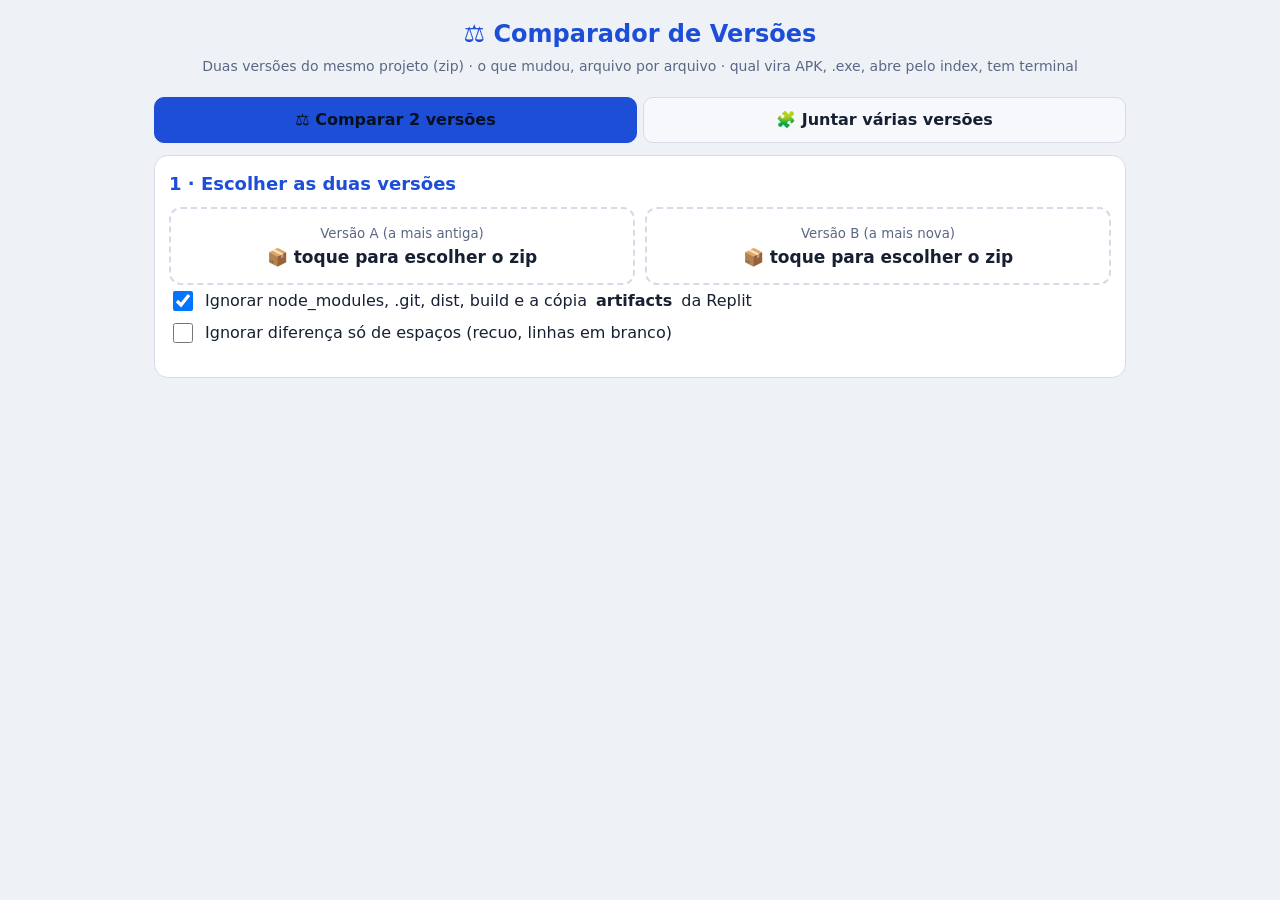
<file: ferramentas/comparador.html>
<!doctype html>
<html lang="pt-BR">
<head>
<meta charset="utf-8">
<meta name="viewport" content="width=device-width, initial-scale=1">
<meta name="theme-color" content="#101826">
<title>Comparador de Versões</title>
<style>
:root { --bg:#0d1420; --p:#151f30; --p2:#101826; --f:#e6ecf6; --m:#93a2bb; --l:#26334a; --az:#60a5fa; --v:#4ade80; --vf:#0f2d1d; --r:#f87171; --rf:#3a1717; --a:#fbbf24; }
@media (prefers-color-scheme: light) { :root:not([data-theme="dark"]) { --bg:#eef2f7; --p:#fff; --p2:#f6f8fb; --f:#172033; --m:#5b6884; --l:#d5dce8; --az:#1d4ed8; --v:#15803d; --vf:#e3f6e9; --r:#b91c1c; --rf:#fde8e8; --a:#a16207; } }
* { box-sizing:border-box; }
body { margin:0; background:var(--bg); color:var(--f); font:16px/1.5 system-ui,"Segoe UI",Roboto,sans-serif; }
header { padding:16px; text-align:center; } header h1 { margin:0; font-size:24px; color:var(--az); } header p { margin:4px 0 0; color:var(--m); font-size:14px; }
main { max-width:1000px; margin:0 auto; padding:0 14px 80px; }
.c { background:var(--p); border:1px solid var(--l); border-radius:14px; padding:14px; margin:12px 0; }
.c h2 { margin:0 0 10px; font-size:18px; color:var(--az); }
.duas { display:grid; grid-template-columns:1fr 1fr; gap:10px; } @media (max-width:640px) { .duas { grid-template-columns:1fr; } }
.lado { border:2px dashed var(--l); border-radius:12px; padding:12px; text-align:center; cursor:pointer; }
.lado.ok { border-style:solid; border-color:var(--az); }
.lado b { display:block; font-size:17px; word-break:break-all; } .lado small { color:var(--m); }
.bt { border:1px solid var(--l); background:var(--p2); color:var(--f); border-radius:10px; padding:10px 14px; font:inherit; cursor:pointer; min-height:42px; }
.bt.az { background:var(--az); border-color:var(--az); color:#06101f; font-weight:700; }
.mut { color:var(--m); font-size:14px; }
label.g { display:flex; gap:9px; align-items:center; padding:3px 0; } label.g input { width:20px; height:20px; }
.nums { display:grid; grid-template-columns:repeat(4,1fr); gap:8px; } @media (max-width:640px) { .nums { grid-template-columns:repeat(2,1fr); } }
.num { background:var(--p2); border:1px solid var(--l); border-radius:12px; padding:10px; text-align:center; cursor:pointer; }
.num b { display:block; font-size:24px; } .num span { color:var(--m); font-size:13px; } .num.on { outline:2px solid var(--az); }
table { width:100%; border-collapse:collapse; font-size:14px; } td, th { border-bottom:1px solid var(--l); padding:7px 6px; text-align:left; vertical-align:top; } th { color:var(--m); font-weight:600; }
.sim { color:var(--v); font-weight:700; } .nao { color:var(--m); }
.arq { display:flex; gap:8px; align-items:center; padding:8px 4px; border-bottom:1px solid var(--l); cursor:pointer; }
.arq code { flex:1; min-width:0; word-break:break-all; font:13px ui-monospace,Consolas,monospace; }
.etq { font-size:12px; padding:2px 8px; border-radius:999px; white-space:nowrap; font-weight:700; }
.e-mud { background:#3b2f0c; color:var(--a); } .e-a { background:var(--rf); color:var(--r); } .e-b { background:var(--vf); color:var(--v); } .e-ig { color:var(--m); }
input[type=search] { width:100%; font:inherit; padding:10px 12px; border-radius:10px; border:1px solid var(--l); background:var(--p2); color:var(--f); margin-bottom:6px; }
.diff { font:12.5px/1.5 ui-monospace,Consolas,monospace; background:var(--p2); border:1px solid var(--l); border-radius:10px; overflow:auto; max-height:70vh; }
.dl { display:grid; grid-template-columns:44px 44px 18px 1fr; white-space:pre-wrap; word-break:break-all; }
.dl span.n { color:var(--m); text-align:right; padding-right:6px; user-select:none; }
.dl.mais { background:var(--vf); } .dl.mais span.s { color:var(--v); } .dl.menos { background:var(--rf); } .dl.menos span.s { color:var(--r); }
.dl.pulo { color:var(--m); background:transparent; padding:4px 10px; display:block; font-style:italic; }
.abas { display:flex; gap:6px; margin:4px 0 6px; } .aba { flex:1; border:1px solid var(--l); background:var(--p2); color:var(--f); border-radius:10px; padding:10px; font:inherit; font-weight:600; cursor:pointer; } .aba.on { background:var(--az); color:#06101f; border-color:var(--az); }
.linha { display:flex; gap:6px; flex-wrap:wrap; margin:6px 0; }
.ver { display:flex; gap:8px; align-items:center; padding:8px; border-bottom:1px solid var(--l); cursor:pointer; } .ver.base { background:var(--p2); outline:1px solid var(--az); border-radius:8px; }
.ver b { flex:1; word-break:break-all; font-weight:600; }
.falta { border:1px solid var(--l); border-radius:10px; padding:10px; margin:8px 0; background:var(--p2); }
.falta pre { white-space:pre-wrap; word-break:break-all; font:12px/1.45 ui-monospace,monospace; max-height:220px; overflow:auto; background:var(--bg); border-radius:8px; padding:8px; }
.toast { position:fixed; left:50%; bottom:18px; transform:translateX(-50%); background:#020617; color:#fff; padding:10px 16px; border-radius:10px; z-index:9; }
</style>
</head>
<body>
<header><h1>⚖️ Comparador de Versões</h1><p>Duas versões do mesmo projeto (zip) · o que mudou, arquivo por arquivo · qual vira APK, .exe, abre pelo index, tem terminal</p></header>
<main>
  <div class="abas"><button class="aba on" data-aba="dois">⚖️ Comparar 2 versões</button><button class="aba" data-aba="varias">🧩 Juntar várias versões</button></div>
  <div id="sec-varias" hidden>
    <div class="c">
      <h2>1 · Colocar TODAS as versões</h2>
      <div class="lado" id="v-add">📦 <b>Toque para escolher os zips</b><small>pode escolher vários de uma vez (v1, v2, v3, a corrigida…)</small></div>
      <input type="file" id="v-arq" accept=".zip" multiple hidden>
      <div id="v-lista"></div>
      <label class="g"><input type="checkbox" id="v-ig" checked> Ignorar node_modules, .git, dist, build e a cópia <b>artifacts</b> da Replit</label>
      <p class="mut" id="v-st"></p>
    </div>
    <div class="c" id="v-res" hidden>
      <h2>2 · Rotas de API: quem tem o quê</h2>
      <p class="mut">✅ tem · — não tem. A coluna com ⭐ é a <b>base</b> (a versão que vai receber o que falta). Toque no nome de uma versão na lista acima para escolher outra base.</p>
      <div style="overflow-x:auto"><table id="v-rotas"></table></div>
      <h2 style="margin-top:18px">3 · A tela chama, mas o servidor da base NÃO tem</h2>
      <div id="v-faltam"></div>
      <h2 style="margin-top:18px">4 · Arquivos que existem em outras versões e faltam na base</h2>
      <p class="mut">Marque os que quer trazer. Vem sempre da versão mais nova que tem o arquivo.</p>
      <div class="linha"><button class="bt" id="v-todos">✅ Marcar todos</button><button class="bt" id="v-codigo">✅ Só os de código (.ts .tsx .js .json)</button><button class="bt" id="v-nenhum">⬜ Nenhum</button></div>
      <div id="v-arqs"></div>
      <div style="margin-top:12px"><button class="bt az" id="v-juntar">🧩 Montar a versão juntada (.zip)</button></div>
      <p class="mut">O zip juntado leva também o arquivo <b>O-QUE-FOI-JUNTADO.md</b> com tudo que entrou e o código das rotas que faltavam (para colar ou mandar para a IA).</p>
    </div>
  </div>
  <div id="sec-dois">
  <div class="c">
    <h2>1 · Escolher as duas versões</h2>
    <div class="duas">
      <div class="lado" id="lado-a"><small>Versão A (a mais antiga)</small><b id="nome-a">📦 toque para escolher o zip</b></div>
      <div class="lado" id="lado-b"><small>Versão B (a mais nova)</small><b id="nome-b">📦 toque para escolher o zip</b></div>
    </div>
    <input type="file" id="arq-a" accept=".zip" hidden><input type="file" id="arq-b" accept=".zip" hidden>
    <label class="g"><input type="checkbox" id="ig" checked> Ignorar node_modules, .git, dist, build e a cópia <b>artifacts</b> da Replit</label>
    <label class="g"><input type="checkbox" id="esp"> Ignorar diferença só de espaços (recuo, linhas em branco)</label>
    <p class="mut" id="st"></p>
  </div>

  <div class="c" id="cx-id" hidden>
    <h2>2 · Quem é cada versão</h2>
    <table id="tab-id"></table>
  </div>

  <div class="c" id="cx-res" hidden>
    <h2>3 · O que mudou</h2>
    <div class="nums" id="nums"></div>
    <p class="mut" id="resumo"></p>
    <input type="search" id="q" placeholder="Procurar arquivo… (ex.: server, index, App.tsx)">
    <div id="lista"></div>
    <div style="margin-top:10px"><button class="bt" id="baixar">⬇ Baixar o relatório (.md)</button></div>
  </div>

  <div class="c" id="cx-diff" hidden>
    <h2 id="diff-tit">Diferença</h2>
    <p class="mut">🟥 linha que saiu (só na A) · 🟩 linha que entrou (só na B) · o que é igual fica escondido</p>
    <div class="diff" id="diff"></div>
  </div>
  </div>
</main>

<script>
/*!

JSZip v3.10.1 - A JavaScript class for generating and reading zip files
<http://stuartk.com/jszip>

(c) 2009-2016 Stuart Knightley <stuart [at] stuartk.com>
Dual licenced under the MIT license or GPLv3. See https://raw.github.com/Stuk/jszip/main/LICENSE.markdown.

JSZip uses the library pako released under the MIT license :
https://github.com/nodeca/pako/blob/main/LICENSE
*/

!function(e){if("object"==typeof exports&&"undefined"!=typeof module)module.exports=e();else if("function"==typeof define&&define.amd)define([],e);else{("undefined"!=typeof window?window:"undefined"!=typeof global?global:"undefined"!=typeof self?self:this).JSZip=e()}}(function(){return function s(a,o,h){function u(r,e){if(!o[r]){if(!a[r]){var t="function"==typeof require&&require;if(!e&&t)return t(r,!0);if(l)return l(r,!0);var n=new Error("Cannot find module '"+r+"'");throw n.code="MODULE_NOT_FOUND",n}var i=o[r]={exports:{}};a[r][0].call(i.exports,function(e){var t=a[r][1][e];return u(t||e)},i,i.exports,s,a,o,h)}return o[r].exports}for(var l="function"==typeof require&&require,e=0;e<h.length;e++)u(h[e]);return u}({1:[function(e,t,r){"use strict";var d=e("./utils"),c=e("./support"),p="ABCDEFGHIJKLMNOPQRSTUVWXYZabcdefghijklmnopqrstuvwxyz0123456789+/=";r.encode=function(e){for(var t,r,n,i,s,a,o,h=[],u=0,l=e.length,f=l,c="string"!==d.getTypeOf(e);u<e.length;)f=l-u,n=c?(t=e[u++],r=u<l?e[u++]:0,u<l?e[u++]:0):(t=e.charCodeAt(u++),r=u<l?e.charCodeAt(u++):0,u<l?e.charCodeAt(u++):0),i=t>>2,s=(3&t)<<4|r>>4,a=1<f?(15&r)<<2|n>>6:64,o=2<f?63&n:64,h.push(p.charAt(i)+p.charAt(s)+p.charAt(a)+p.charAt(o));return h.join("")},r.decode=function(e){var t,r,n,i,s,a,o=0,h=0,u="data:";if(e.substr(0,u.length)===u)throw new Error("Invalid base64 input, it looks like a data url.");var l,f=3*(e=e.replace(/[^A-Za-z0-9+/=]/g,"")).length/4;if(e.charAt(e.length-1)===p.charAt(64)&&f--,e.charAt(e.length-2)===p.charAt(64)&&f--,f%1!=0)throw new Error("Invalid base64 input, bad content length.");for(l=c.uint8array?new Uint8Array(0|f):new Array(0|f);o<e.length;)t=p.indexOf(e.charAt(o++))<<2|(i=p.indexOf(e.charAt(o++)))>>4,r=(15&i)<<4|(s=p.indexOf(e.charAt(o++)))>>2,n=(3&s)<<6|(a=p.indexOf(e.charAt(o++))),l[h++]=t,64!==s&&(l[h++]=r),64!==a&&(l[h++]=n);return l}},{"./support":30,"./utils":32}],2:[function(e,t,r){"use strict";var n=e("./external"),i=e("./stream/DataWorker"),s=e("./stream/Crc32Probe"),a=e("./stream/DataLengthProbe");function o(e,t,r,n,i){this.compressedSize=e,this.uncompressedSize=t,this.crc32=r,this.compression=n,this.compressedContent=i}o.prototype={getContentWorker:function(){var e=new i(n.Promise.resolve(this.compressedContent)).pipe(this.compression.uncompressWorker()).pipe(new a("data_length")),t=this;return e.on("end",function(){if(this.streamInfo.data_length!==t.uncompressedSize)throw new Error("Bug : uncompressed data size mismatch")}),e},getCompressedWorker:function(){return new i(n.Promise.resolve(this.compressedContent)).withStreamInfo("compressedSize",this.compressedSize).withStreamInfo("uncompressedSize",this.uncompressedSize).withStreamInfo("crc32",this.crc32).withStreamInfo("compression",this.compression)}},o.createWorkerFrom=function(e,t,r){return e.pipe(new s).pipe(new a("uncompressedSize")).pipe(t.compressWorker(r)).pipe(new a("compressedSize")).withStreamInfo("compression",t)},t.exports=o},{"./external":6,"./stream/Crc32Probe":25,"./stream/DataLengthProbe":26,"./stream/DataWorker":27}],3:[function(e,t,r){"use strict";var n=e("./stream/GenericWorker");r.STORE={magic:"\0\0",compressWorker:function(){return new n("STORE compression")},uncompressWorker:function(){return new n("STORE decompression")}},r.DEFLATE=e("./flate")},{"./flate":7,"./stream/GenericWorker":28}],4:[function(e,t,r){"use strict";var n=e("./utils");var o=function(){for(var e,t=[],r=0;r<256;r++){e=r;for(var n=0;n<8;n++)e=1&e?3988292384^e>>>1:e>>>1;t[r]=e}return t}();t.exports=function(e,t){return void 0!==e&&e.length?"string"!==n.getTypeOf(e)?function(e,t,r,n){var i=o,s=n+r;e^=-1;for(var a=n;a<s;a++)e=e>>>8^i[255&(e^t[a])];return-1^e}(0|t,e,e.length,0):function(e,t,r,n){var i=o,s=n+r;e^=-1;for(var a=n;a<s;a++)e=e>>>8^i[255&(e^t.charCodeAt(a))];return-1^e}(0|t,e,e.length,0):0}},{"./utils":32}],5:[function(e,t,r){"use strict";r.base64=!1,r.binary=!1,r.dir=!1,r.createFolders=!0,r.date=null,r.compression=null,r.compressionOptions=null,r.comment=null,r.unixPermissions=null,r.dosPermissions=null},{}],6:[function(e,t,r){"use strict";var n=null;n="undefined"!=typeof Promise?Promise:e("lie"),t.exports={Promise:n}},{lie:37}],7:[function(e,t,r){"use strict";var n="undefined"!=typeof Uint8Array&&"undefined"!=typeof Uint16Array&&"undefined"!=typeof Uint32Array,i=e("pako"),s=e("./utils"),a=e("./stream/GenericWorker"),o=n?"uint8array":"array";function h(e,t){a.call(this,"FlateWorker/"+e),this._pako=null,this._pakoAction=e,this._pakoOptions=t,this.meta={}}r.magic="\b\0",s.inherits(h,a),h.prototype.processChunk=function(e){this.meta=e.meta,null===this._pako&&this._createPako(),this._pako.push(s.transformTo(o,e.data),!1)},h.prototype.flush=function(){a.prototype.flush.call(this),null===this._pako&&this._createPako(),this._pako.push([],!0)},h.prototype.cleanUp=function(){a.prototype.cleanUp.call(this),this._pako=null},h.prototype._createPako=function(){this._pako=new i[this._pakoAction]({raw:!0,level:this._pakoOptions.level||-1});var t=this;this._pako.onData=function(e){t.push({data:e,meta:t.meta})}},r.compressWorker=function(e){return new h("Deflate",e)},r.uncompressWorker=function(){return new h("Inflate",{})}},{"./stream/GenericWorker":28,"./utils":32,pako:38}],8:[function(e,t,r){"use strict";function A(e,t){var r,n="";for(r=0;r<t;r++)n+=String.fromCharCode(255&e),e>>>=8;return n}function n(e,t,r,n,i,s){var a,o,h=e.file,u=e.compression,l=s!==O.utf8encode,f=I.transformTo("string",s(h.name)),c=I.transformTo("string",O.utf8encode(h.name)),d=h.comment,p=I.transformTo("string",s(d)),m=I.transformTo("string",O.utf8encode(d)),_=c.length!==h.name.length,g=m.length!==d.length,b="",v="",y="",w=h.dir,k=h.date,x={crc32:0,compressedSize:0,uncompressedSize:0};t&&!r||(x.crc32=e.crc32,x.compressedSize=e.compressedSize,x.uncompressedSize=e.uncompressedSize);var S=0;t&&(S|=8),l||!_&&!g||(S|=2048);var z=0,C=0;w&&(z|=16),"UNIX"===i?(C=798,z|=function(e,t){var r=e;return e||(r=t?16893:33204),(65535&r)<<16}(h.unixPermissions,w)):(C=20,z|=function(e){return 63&(e||0)}(h.dosPermissions)),a=k.getUTCHours(),a<<=6,a|=k.getUTCMinutes(),a<<=5,a|=k.getUTCSeconds()/2,o=k.getUTCFullYear()-1980,o<<=4,o|=k.getUTCMonth()+1,o<<=5,o|=k.getUTCDate(),_&&(v=A(1,1)+A(B(f),4)+c,b+="up"+A(v.length,2)+v),g&&(y=A(1,1)+A(B(p),4)+m,b+="uc"+A(y.length,2)+y);var E="";return E+="\n\0",E+=A(S,2),E+=u.magic,E+=A(a,2),E+=A(o,2),E+=A(x.crc32,4),E+=A(x.compressedSize,4),E+=A(x.uncompressedSize,4),E+=A(f.length,2),E+=A(b.length,2),{fileRecord:R.LOCAL_FILE_HEADER+E+f+b,dirRecord:R.CENTRAL_FILE_HEADER+A(C,2)+E+A(p.length,2)+"\0\0\0\0"+A(z,4)+A(n,4)+f+b+p}}var I=e("../utils"),i=e("../stream/GenericWorker"),O=e("../utf8"),B=e("../crc32"),R=e("../signature");function s(e,t,r,n){i.call(this,"ZipFileWorker"),this.bytesWritten=0,this.zipComment=t,this.zipPlatform=r,this.encodeFileName=n,this.streamFiles=e,this.accumulate=!1,this.contentBuffer=[],this.dirRecords=[],this.currentSourceOffset=0,this.entriesCount=0,this.currentFile=null,this._sources=[]}I.inherits(s,i),s.prototype.push=function(e){var t=e.meta.percent||0,r=this.entriesCount,n=this._sources.length;this.accumulate?this.contentBuffer.push(e):(this.bytesWritten+=e.data.length,i.prototype.push.call(this,{data:e.data,meta:{currentFile:this.currentFile,percent:r?(t+100*(r-n-1))/r:100}}))},s.prototype.openedSource=function(e){this.currentSourceOffset=this.bytesWritten,this.currentFile=e.file.name;var t=this.streamFiles&&!e.file.dir;if(t){var r=n(e,t,!1,this.currentSourceOffset,this.zipPlatform,this.encodeFileName);this.push({data:r.fileRecord,meta:{percent:0}})}else this.accumulate=!0},s.prototype.closedSource=function(e){this.accumulate=!1;var t=this.streamFiles&&!e.file.dir,r=n(e,t,!0,this.currentSourceOffset,this.zipPlatform,this.encodeFileName);if(this.dirRecords.push(r.dirRecord),t)this.push({data:function(e){return R.DATA_DESCRIPTOR+A(e.crc32,4)+A(e.compressedSize,4)+A(e.uncompressedSize,4)}(e),meta:{percent:100}});else for(this.push({data:r.fileRecord,meta:{percent:0}});this.contentBuffer.length;)this.push(this.contentBuffer.shift());this.currentFile=null},s.prototype.flush=function(){for(var e=this.bytesWritten,t=0;t<this.dirRecords.length;t++)this.push({data:this.dirRecords[t],meta:{percent:100}});var r=this.bytesWritten-e,n=function(e,t,r,n,i){var s=I.transformTo("string",i(n));return R.CENTRAL_DIRECTORY_END+"\0\0\0\0"+A(e,2)+A(e,2)+A(t,4)+A(r,4)+A(s.length,2)+s}(this.dirRecords.length,r,e,this.zipComment,this.encodeFileName);this.push({data:n,meta:{percent:100}})},s.prototype.prepareNextSource=function(){this.previous=this._sources.shift(),this.openedSource(this.previous.streamInfo),this.isPaused?this.previous.pause():this.previous.resume()},s.prototype.registerPrevious=function(e){this._sources.push(e);var t=this;return e.on("data",function(e){t.processChunk(e)}),e.on("end",function(){t.closedSource(t.previous.streamInfo),t._sources.length?t.prepareNextSource():t.end()}),e.on("error",function(e){t.error(e)}),this},s.prototype.resume=function(){return!!i.prototype.resume.call(this)&&(!this.previous&&this._sources.length?(this.prepareNextSource(),!0):this.previous||this._sources.length||this.generatedError?void 0:(this.end(),!0))},s.prototype.error=function(e){var t=this._sources;if(!i.prototype.error.call(this,e))return!1;for(var r=0;r<t.length;r++)try{t[r].error(e)}catch(e){}return!0},s.prototype.lock=function(){i.prototype.lock.call(this);for(var e=this._sources,t=0;t<e.length;t++)e[t].lock()},t.exports=s},{"../crc32":4,"../signature":23,"../stream/GenericWorker":28,"../utf8":31,"../utils":32}],9:[function(e,t,r){"use strict";var u=e("../compressions"),n=e("./ZipFileWorker");r.generateWorker=function(e,a,t){var o=new n(a.streamFiles,t,a.platform,a.encodeFileName),h=0;try{e.forEach(function(e,t){h++;var r=function(e,t){var r=e||t,n=u[r];if(!n)throw new Error(r+" is not a valid compression method !");return n}(t.options.compression,a.compression),n=t.options.compressionOptions||a.compressionOptions||{},i=t.dir,s=t.date;t._compressWorker(r,n).withStreamInfo("file",{name:e,dir:i,date:s,comment:t.comment||"",unixPermissions:t.unixPermissions,dosPermissions:t.dosPermissions}).pipe(o)}),o.entriesCount=h}catch(e){o.error(e)}return o}},{"../compressions":3,"./ZipFileWorker":8}],10:[function(e,t,r){"use strict";function n(){if(!(this instanceof n))return new n;if(arguments.length)throw new Error("The constructor with parameters has been removed in JSZip 3.0, please check the upgrade guide.");this.files=Object.create(null),this.comment=null,this.root="",this.clone=function(){var e=new n;for(var t in this)"function"!=typeof this[t]&&(e[t]=this[t]);return e}}(n.prototype=e("./object")).loadAsync=e("./load"),n.support=e("./support"),n.defaults=e("./defaults"),n.version="3.10.1",n.loadAsync=function(e,t){return(new n).loadAsync(e,t)},n.external=e("./external"),t.exports=n},{"./defaults":5,"./external":6,"./load":11,"./object":15,"./support":30}],11:[function(e,t,r){"use strict";var u=e("./utils"),i=e("./external"),n=e("./utf8"),s=e("./zipEntries"),a=e("./stream/Crc32Probe"),l=e("./nodejsUtils");function f(n){return new i.Promise(function(e,t){var r=n.decompressed.getContentWorker().pipe(new a);r.on("error",function(e){t(e)}).on("end",function(){r.streamInfo.crc32!==n.decompressed.crc32?t(new Error("Corrupted zip : CRC32 mismatch")):e()}).resume()})}t.exports=function(e,o){var h=this;return o=u.extend(o||{},{base64:!1,checkCRC32:!1,optimizedBinaryString:!1,createFolders:!1,decodeFileName:n.utf8decode}),l.isNode&&l.isStream(e)?i.Promise.reject(new Error("JSZip can't accept a stream when loading a zip file.")):u.prepareContent("the loaded zip file",e,!0,o.optimizedBinaryString,o.base64).then(function(e){var t=new s(o);return t.load(e),t}).then(function(e){var t=[i.Promise.resolve(e)],r=e.files;if(o.checkCRC32)for(var n=0;n<r.length;n++)t.push(f(r[n]));return i.Promise.all(t)}).then(function(e){for(var t=e.shift(),r=t.files,n=0;n<r.length;n++){var i=r[n],s=i.fileNameStr,a=u.resolve(i.fileNameStr);h.file(a,i.decompressed,{binary:!0,optimizedBinaryString:!0,date:i.date,dir:i.dir,comment:i.fileCommentStr.length?i.fileCommentStr:null,unixPermissions:i.unixPermissions,dosPermissions:i.dosPermissions,createFolders:o.createFolders}),i.dir||(h.file(a).unsafeOriginalName=s)}return t.zipComment.length&&(h.comment=t.zipComment),h})}},{"./external":6,"./nodejsUtils":14,"./stream/Crc32Probe":25,"./utf8":31,"./utils":32,"./zipEntries":33}],12:[function(e,t,r){"use strict";var n=e("../utils"),i=e("../stream/GenericWorker");function s(e,t){i.call(this,"Nodejs stream input adapter for "+e),this._upstreamEnded=!1,this._bindStream(t)}n.inherits(s,i),s.prototype._bindStream=function(e){var t=this;(this._stream=e).pause(),e.on("data",function(e){t.push({data:e,meta:{percent:0}})}).on("error",function(e){t.isPaused?this.generatedError=e:t.error(e)}).on("end",function(){t.isPaused?t._upstreamEnded=!0:t.end()})},s.prototype.pause=function(){return!!i.prototype.pause.call(this)&&(this._stream.pause(),!0)},s.prototype.resume=function(){return!!i.prototype.resume.call(this)&&(this._upstreamEnded?this.end():this._stream.resume(),!0)},t.exports=s},{"../stream/GenericWorker":28,"../utils":32}],13:[function(e,t,r){"use strict";var i=e("readable-stream").Readable;function n(e,t,r){i.call(this,t),this._helper=e;var n=this;e.on("data",function(e,t){n.push(e)||n._helper.pause(),r&&r(t)}).on("error",function(e){n.emit("error",e)}).on("end",function(){n.push(null)})}e("../utils").inherits(n,i),n.prototype._read=function(){this._helper.resume()},t.exports=n},{"../utils":32,"readable-stream":16}],14:[function(e,t,r){"use strict";t.exports={isNode:"undefined"!=typeof Buffer,newBufferFrom:function(e,t){if(Buffer.from&&Buffer.from!==Uint8Array.from)return Buffer.from(e,t);if("number"==typeof e)throw new Error('The "data" argument must not be a number');return new Buffer(e,t)},allocBuffer:function(e){if(Buffer.alloc)return Buffer.alloc(e);var t=new Buffer(e);return t.fill(0),t},isBuffer:function(e){return Buffer.isBuffer(e)},isStream:function(e){return e&&"function"==typeof e.on&&"function"==typeof e.pause&&"function"==typeof e.resume}}},{}],15:[function(e,t,r){"use strict";function s(e,t,r){var n,i=u.getTypeOf(t),s=u.extend(r||{},f);s.date=s.date||new Date,null!==s.compression&&(s.compression=s.compression.toUpperCase()),"string"==typeof s.unixPermissions&&(s.unixPermissions=parseInt(s.unixPermissions,8)),s.unixPermissions&&16384&s.unixPermissions&&(s.dir=!0),s.dosPermissions&&16&s.dosPermissions&&(s.dir=!0),s.dir&&(e=g(e)),s.createFolders&&(n=_(e))&&b.call(this,n,!0);var a="string"===i&&!1===s.binary&&!1===s.base64;r&&void 0!==r.binary||(s.binary=!a),(t instanceof c&&0===t.uncompressedSize||s.dir||!t||0===t.length)&&(s.base64=!1,s.binary=!0,t="",s.compression="STORE",i="string");var o=null;o=t instanceof c||t instanceof l?t:p.isNode&&p.isStream(t)?new m(e,t):u.prepareContent(e,t,s.binary,s.optimizedBinaryString,s.base64);var h=new d(e,o,s);this.files[e]=h}var i=e("./utf8"),u=e("./utils"),l=e("./stream/GenericWorker"),a=e("./stream/StreamHelper"),f=e("./defaults"),c=e("./compressedObject"),d=e("./zipObject"),o=e("./generate"),p=e("./nodejsUtils"),m=e("./nodejs/NodejsStreamInputAdapter"),_=function(e){"/"===e.slice(-1)&&(e=e.substring(0,e.length-1));var t=e.lastIndexOf("/");return 0<t?e.substring(0,t):""},g=function(e){return"/"!==e.slice(-1)&&(e+="/"),e},b=function(e,t){return t=void 0!==t?t:f.createFolders,e=g(e),this.files[e]||s.call(this,e,null,{dir:!0,createFolders:t}),this.files[e]};function h(e){return"[object RegExp]"===Object.prototype.toString.call(e)}var n={load:function(){throw new Error("This method has been removed in JSZip 3.0, please check the upgrade guide.")},forEach:function(e){var t,r,n;for(t in this.files)n=this.files[t],(r=t.slice(this.root.length,t.length))&&t.slice(0,this.root.length)===this.root&&e(r,n)},filter:function(r){var n=[];return this.forEach(function(e,t){r(e,t)&&n.push(t)}),n},file:function(e,t,r){if(1!==arguments.length)return e=this.root+e,s.call(this,e,t,r),this;if(h(e)){var n=e;return this.filter(function(e,t){return!t.dir&&n.test(e)})}var i=this.files[this.root+e];return i&&!i.dir?i:null},folder:function(r){if(!r)return this;if(h(r))return this.filter(function(e,t){return t.dir&&r.test(e)});var e=this.root+r,t=b.call(this,e),n=this.clone();return n.root=t.name,n},remove:function(r){r=this.root+r;var e=this.files[r];if(e||("/"!==r.slice(-1)&&(r+="/"),e=this.files[r]),e&&!e.dir)delete this.files[r];else for(var t=this.filter(function(e,t){return t.name.slice(0,r.length)===r}),n=0;n<t.length;n++)delete this.files[t[n].name];return this},generate:function(){throw new Error("This method has been removed in JSZip 3.0, please check the upgrade guide.")},generateInternalStream:function(e){var t,r={};try{if((r=u.extend(e||{},{streamFiles:!1,compression:"STORE",compressionOptions:null,type:"",platform:"DOS",comment:null,mimeType:"application/zip",encodeFileName:i.utf8encode})).type=r.type.toLowerCase(),r.compression=r.compression.toUpperCase(),"binarystring"===r.type&&(r.type="string"),!r.type)throw new Error("No output type specified.");u.checkSupport(r.type),"darwin"!==r.platform&&"freebsd"!==r.platform&&"linux"!==r.platform&&"sunos"!==r.platform||(r.platform="UNIX"),"win32"===r.platform&&(r.platform="DOS");var n=r.comment||this.comment||"";t=o.generateWorker(this,r,n)}catch(e){(t=new l("error")).error(e)}return new a(t,r.type||"string",r.mimeType)},generateAsync:function(e,t){return this.generateInternalStream(e).accumulate(t)},generateNodeStream:function(e,t){return(e=e||{}).type||(e.type="nodebuffer"),this.generateInternalStream(e).toNodejsStream(t)}};t.exports=n},{"./compressedObject":2,"./defaults":5,"./generate":9,"./nodejs/NodejsStreamInputAdapter":12,"./nodejsUtils":14,"./stream/GenericWorker":28,"./stream/StreamHelper":29,"./utf8":31,"./utils":32,"./zipObject":35}],16:[function(e,t,r){"use strict";t.exports=e("stream")},{stream:void 0}],17:[function(e,t,r){"use strict";var n=e("./DataReader");function i(e){n.call(this,e);for(var t=0;t<this.data.length;t++)e[t]=255&e[t]}e("../utils").inherits(i,n),i.prototype.byteAt=function(e){return this.data[this.zero+e]},i.prototype.lastIndexOfSignature=function(e){for(var t=e.charCodeAt(0),r=e.charCodeAt(1),n=e.charCodeAt(2),i=e.charCodeAt(3),s=this.length-4;0<=s;--s)if(this.data[s]===t&&this.data[s+1]===r&&this.data[s+2]===n&&this.data[s+3]===i)return s-this.zero;return-1},i.prototype.readAndCheckSignature=function(e){var t=e.charCodeAt(0),r=e.charCodeAt(1),n=e.charCodeAt(2),i=e.charCodeAt(3),s=this.readData(4);return t===s[0]&&r===s[1]&&n===s[2]&&i===s[3]},i.prototype.readData=function(e){if(this.checkOffset(e),0===e)return[];var t=this.data.slice(this.zero+this.index,this.zero+this.index+e);return this.index+=e,t},t.exports=i},{"../utils":32,"./DataReader":18}],18:[function(e,t,r){"use strict";var n=e("../utils");function i(e){this.data=e,this.length=e.length,this.index=0,this.zero=0}i.prototype={checkOffset:function(e){this.checkIndex(this.index+e)},checkIndex:function(e){if(this.length<this.zero+e||e<0)throw new Error("End of data reached (data length = "+this.length+", asked index = "+e+"). Corrupted zip ?")},setIndex:function(e){this.checkIndex(e),this.index=e},skip:function(e){this.setIndex(this.index+e)},byteAt:function(){},readInt:function(e){var t,r=0;for(this.checkOffset(e),t=this.index+e-1;t>=this.index;t--)r=(r<<8)+this.byteAt(t);return this.index+=e,r},readString:function(e){return n.transformTo("string",this.readData(e))},readData:function(){},lastIndexOfSignature:function(){},readAndCheckSignature:function(){},readDate:function(){var e=this.readInt(4);return new Date(Date.UTC(1980+(e>>25&127),(e>>21&15)-1,e>>16&31,e>>11&31,e>>5&63,(31&e)<<1))}},t.exports=i},{"../utils":32}],19:[function(e,t,r){"use strict";var n=e("./Uint8ArrayReader");function i(e){n.call(this,e)}e("../utils").inherits(i,n),i.prototype.readData=function(e){this.checkOffset(e);var t=this.data.slice(this.zero+this.index,this.zero+this.index+e);return this.index+=e,t},t.exports=i},{"../utils":32,"./Uint8ArrayReader":21}],20:[function(e,t,r){"use strict";var n=e("./DataReader");function i(e){n.call(this,e)}e("../utils").inherits(i,n),i.prototype.byteAt=function(e){return this.data.charCodeAt(this.zero+e)},i.prototype.lastIndexOfSignature=function(e){return this.data.lastIndexOf(e)-this.zero},i.prototype.readAndCheckSignature=function(e){return e===this.readData(4)},i.prototype.readData=function(e){this.checkOffset(e);var t=this.data.slice(this.zero+this.index,this.zero+this.index+e);return this.index+=e,t},t.exports=i},{"../utils":32,"./DataReader":18}],21:[function(e,t,r){"use strict";var n=e("./ArrayReader");function i(e){n.call(this,e)}e("../utils").inherits(i,n),i.prototype.readData=function(e){if(this.checkOffset(e),0===e)return new Uint8Array(0);var t=this.data.subarray(this.zero+this.index,this.zero+this.index+e);return this.index+=e,t},t.exports=i},{"../utils":32,"./ArrayReader":17}],22:[function(e,t,r){"use strict";var n=e("../utils"),i=e("../support"),s=e("./ArrayReader"),a=e("./StringReader"),o=e("./NodeBufferReader"),h=e("./Uint8ArrayReader");t.exports=function(e){var t=n.getTypeOf(e);return n.checkSupport(t),"string"!==t||i.uint8array?"nodebuffer"===t?new o(e):i.uint8array?new h(n.transformTo("uint8array",e)):new s(n.transformTo("array",e)):new a(e)}},{"../support":30,"../utils":32,"./ArrayReader":17,"./NodeBufferReader":19,"./StringReader":20,"./Uint8ArrayReader":21}],23:[function(e,t,r){"use strict";r.LOCAL_FILE_HEADER="PK",r.CENTRAL_FILE_HEADER="PK",r.CENTRAL_DIRECTORY_END="PK",r.ZIP64_CENTRAL_DIRECTORY_LOCATOR="PK",r.ZIP64_CENTRAL_DIRECTORY_END="PK",r.DATA_DESCRIPTOR="PK\b"},{}],24:[function(e,t,r){"use strict";var n=e("./GenericWorker"),i=e("../utils");function s(e){n.call(this,"ConvertWorker to "+e),this.destType=e}i.inherits(s,n),s.prototype.processChunk=function(e){this.push({data:i.transformTo(this.destType,e.data),meta:e.meta})},t.exports=s},{"../utils":32,"./GenericWorker":28}],25:[function(e,t,r){"use strict";var n=e("./GenericWorker"),i=e("../crc32");function s(){n.call(this,"Crc32Probe"),this.withStreamInfo("crc32",0)}e("../utils").inherits(s,n),s.prototype.processChunk=function(e){this.streamInfo.crc32=i(e.data,this.streamInfo.crc32||0),this.push(e)},t.exports=s},{"../crc32":4,"../utils":32,"./GenericWorker":28}],26:[function(e,t,r){"use strict";var n=e("../utils"),i=e("./GenericWorker");function s(e){i.call(this,"DataLengthProbe for "+e),this.propName=e,this.withStreamInfo(e,0)}n.inherits(s,i),s.prototype.processChunk=function(e){if(e){var t=this.streamInfo[this.propName]||0;this.streamInfo[this.propName]=t+e.data.length}i.prototype.processChunk.call(this,e)},t.exports=s},{"../utils":32,"./GenericWorker":28}],27:[function(e,t,r){"use strict";var n=e("../utils"),i=e("./GenericWorker");function s(e){i.call(this,"DataWorker");var t=this;this.dataIsReady=!1,this.index=0,this.max=0,this.data=null,this.type="",this._tickScheduled=!1,e.then(function(e){t.dataIsReady=!0,t.data=e,t.max=e&&e.length||0,t.type=n.getTypeOf(e),t.isPaused||t._tickAndRepeat()},function(e){t.error(e)})}n.inherits(s,i),s.prototype.cleanUp=function(){i.prototype.cleanUp.call(this),this.data=null},s.prototype.resume=function(){return!!i.prototype.resume.call(this)&&(!this._tickScheduled&&this.dataIsReady&&(this._tickScheduled=!0,n.delay(this._tickAndRepeat,[],this)),!0)},s.prototype._tickAndRepeat=function(){this._tickScheduled=!1,this.isPaused||this.isFinished||(this._tick(),this.isFinished||(n.delay(this._tickAndRepeat,[],this),this._tickScheduled=!0))},s.prototype._tick=function(){if(this.isPaused||this.isFinished)return!1;var e=null,t=Math.min(this.max,this.index+16384);if(this.index>=this.max)return this.end();switch(this.type){case"string":e=this.data.substring(this.index,t);break;case"uint8array":e=this.data.subarray(this.index,t);break;case"array":case"nodebuffer":e=this.data.slice(this.index,t)}return this.index=t,this.push({data:e,meta:{percent:this.max?this.index/this.max*100:0}})},t.exports=s},{"../utils":32,"./GenericWorker":28}],28:[function(e,t,r){"use strict";function n(e){this.name=e||"default",this.streamInfo={},this.generatedError=null,this.extraStreamInfo={},this.isPaused=!0,this.isFinished=!1,this.isLocked=!1,this._listeners={data:[],end:[],error:[]},this.previous=null}n.prototype={push:function(e){this.emit("data",e)},end:function(){if(this.isFinished)return!1;this.flush();try{this.emit("end"),this.cleanUp(),this.isFinished=!0}catch(e){this.emit("error",e)}return!0},error:function(e){return!this.isFinished&&(this.isPaused?this.generatedError=e:(this.isFinished=!0,this.emit("error",e),this.previous&&this.previous.error(e),this.cleanUp()),!0)},on:function(e,t){return this._listeners[e].push(t),this},cleanUp:function(){this.streamInfo=this.generatedError=this.extraStreamInfo=null,this._listeners=[]},emit:function(e,t){if(this._listeners[e])for(var r=0;r<this._listeners[e].length;r++)this._listeners[e][r].call(this,t)},pipe:function(e){return e.registerPrevious(this)},registerPrevious:function(e){if(this.isLocked)throw new Error("The stream '"+this+"' has already been used.");this.streamInfo=e.streamInfo,this.mergeStreamInfo(),this.previous=e;var t=this;return e.on("data",function(e){t.processChunk(e)}),e.on("end",function(){t.end()}),e.on("error",function(e){t.error(e)}),this},pause:function(){return!this.isPaused&&!this.isFinished&&(this.isPaused=!0,this.previous&&this.previous.pause(),!0)},resume:function(){if(!this.isPaused||this.isFinished)return!1;var e=this.isPaused=!1;return this.generatedError&&(this.error(this.generatedError),e=!0),this.previous&&this.previous.resume(),!e},flush:function(){},processChunk:function(e){this.push(e)},withStreamInfo:function(e,t){return this.extraStreamInfo[e]=t,this.mergeStreamInfo(),this},mergeStreamInfo:function(){for(var e in this.extraStreamInfo)Object.prototype.hasOwnProperty.call(this.extraStreamInfo,e)&&(this.streamInfo[e]=this.extraStreamInfo[e])},lock:function(){if(this.isLocked)throw new Error("The stream '"+this+"' has already been used.");this.isLocked=!0,this.previous&&this.previous.lock()},toString:function(){var e="Worker "+this.name;return this.previous?this.previous+" -> "+e:e}},t.exports=n},{}],29:[function(e,t,r){"use strict";var h=e("../utils"),i=e("./ConvertWorker"),s=e("./GenericWorker"),u=e("../base64"),n=e("../support"),a=e("../external"),o=null;if(n.nodestream)try{o=e("../nodejs/NodejsStreamOutputAdapter")}catch(e){}function l(e,o){return new a.Promise(function(t,r){var n=[],i=e._internalType,s=e._outputType,a=e._mimeType;e.on("data",function(e,t){n.push(e),o&&o(t)}).on("error",function(e){n=[],r(e)}).on("end",function(){try{var e=function(e,t,r){switch(e){case"blob":return h.newBlob(h.transformTo("arraybuffer",t),r);case"base64":return u.encode(t);default:return h.transformTo(e,t)}}(s,function(e,t){var r,n=0,i=null,s=0;for(r=0;r<t.length;r++)s+=t[r].length;switch(e){case"string":return t.join("");case"array":return Array.prototype.concat.apply([],t);case"uint8array":for(i=new Uint8Array(s),r=0;r<t.length;r++)i.set(t[r],n),n+=t[r].length;return i;case"nodebuffer":return Buffer.concat(t);default:throw new Error("concat : unsupported type '"+e+"'")}}(i,n),a);t(e)}catch(e){r(e)}n=[]}).resume()})}function f(e,t,r){var n=t;switch(t){case"blob":case"arraybuffer":n="uint8array";break;case"base64":n="string"}try{this._internalType=n,this._outputType=t,this._mimeType=r,h.checkSupport(n),this._worker=e.pipe(new i(n)),e.lock()}catch(e){this._worker=new s("error"),this._worker.error(e)}}f.prototype={accumulate:function(e){return l(this,e)},on:function(e,t){var r=this;return"data"===e?this._worker.on(e,function(e){t.call(r,e.data,e.meta)}):this._worker.on(e,function(){h.delay(t,arguments,r)}),this},resume:function(){return h.delay(this._worker.resume,[],this._worker),this},pause:function(){return this._worker.pause(),this},toNodejsStream:function(e){if(h.checkSupport("nodestream"),"nodebuffer"!==this._outputType)throw new Error(this._outputType+" is not supported by this method");return new o(this,{objectMode:"nodebuffer"!==this._outputType},e)}},t.exports=f},{"../base64":1,"../external":6,"../nodejs/NodejsStreamOutputAdapter":13,"../support":30,"../utils":32,"./ConvertWorker":24,"./GenericWorker":28}],30:[function(e,t,r){"use strict";if(r.base64=!0,r.array=!0,r.string=!0,r.arraybuffer="undefined"!=typeof ArrayBuffer&&"undefined"!=typeof Uint8Array,r.nodebuffer="undefined"!=typeof Buffer,r.uint8array="undefined"!=typeof Uint8Array,"undefined"==typeof ArrayBuffer)r.blob=!1;else{var n=new ArrayBuffer(0);try{r.blob=0===new Blob([n],{type:"application/zip"}).size}catch(e){try{var i=new(self.BlobBuilder||self.WebKitBlobBuilder||self.MozBlobBuilder||self.MSBlobBuilder);i.append(n),r.blob=0===i.getBlob("application/zip").size}catch(e){r.blob=!1}}}try{r.nodestream=!!e("readable-stream").Readable}catch(e){r.nodestream=!1}},{"readable-stream":16}],31:[function(e,t,s){"use strict";for(var o=e("./utils"),h=e("./support"),r=e("./nodejsUtils"),n=e("./stream/GenericWorker"),u=new Array(256),i=0;i<256;i++)u[i]=252<=i?6:248<=i?5:240<=i?4:224<=i?3:192<=i?2:1;u[254]=u[254]=1;function a(){n.call(this,"utf-8 decode"),this.leftOver=null}function l(){n.call(this,"utf-8 encode")}s.utf8encode=function(e){return h.nodebuffer?r.newBufferFrom(e,"utf-8"):function(e){var t,r,n,i,s,a=e.length,o=0;for(i=0;i<a;i++)55296==(64512&(r=e.charCodeAt(i)))&&i+1<a&&56320==(64512&(n=e.charCodeAt(i+1)))&&(r=65536+(r-55296<<10)+(n-56320),i++),o+=r<128?1:r<2048?2:r<65536?3:4;for(t=h.uint8array?new Uint8Array(o):new Array(o),i=s=0;s<o;i++)55296==(64512&(r=e.charCodeAt(i)))&&i+1<a&&56320==(64512&(n=e.charCodeAt(i+1)))&&(r=65536+(r-55296<<10)+(n-56320),i++),r<128?t[s++]=r:(r<2048?t[s++]=192|r>>>6:(r<65536?t[s++]=224|r>>>12:(t[s++]=240|r>>>18,t[s++]=128|r>>>12&63),t[s++]=128|r>>>6&63),t[s++]=128|63&r);return t}(e)},s.utf8decode=function(e){return h.nodebuffer?o.transformTo("nodebuffer",e).toString("utf-8"):function(e){var t,r,n,i,s=e.length,a=new Array(2*s);for(t=r=0;t<s;)if((n=e[t++])<128)a[r++]=n;else if(4<(i=u[n]))a[r++]=65533,t+=i-1;else{for(n&=2===i?31:3===i?15:7;1<i&&t<s;)n=n<<6|63&e[t++],i--;1<i?a[r++]=65533:n<65536?a[r++]=n:(n-=65536,a[r++]=55296|n>>10&1023,a[r++]=56320|1023&n)}return a.length!==r&&(a.subarray?a=a.subarray(0,r):a.length=r),o.applyFromCharCode(a)}(e=o.transformTo(h.uint8array?"uint8array":"array",e))},o.inherits(a,n),a.prototype.processChunk=function(e){var t=o.transformTo(h.uint8array?"uint8array":"array",e.data);if(this.leftOver&&this.leftOver.length){if(h.uint8array){var r=t;(t=new Uint8Array(r.length+this.leftOver.length)).set(this.leftOver,0),t.set(r,this.leftOver.length)}else t=this.leftOver.concat(t);this.leftOver=null}var n=function(e,t){var r;for((t=t||e.length)>e.length&&(t=e.length),r=t-1;0<=r&&128==(192&e[r]);)r--;return r<0?t:0===r?t:r+u[e[r]]>t?r:t}(t),i=t;n!==t.length&&(h.uint8array?(i=t.subarray(0,n),this.leftOver=t.subarray(n,t.length)):(i=t.slice(0,n),this.leftOver=t.slice(n,t.length))),this.push({data:s.utf8decode(i),meta:e.meta})},a.prototype.flush=function(){this.leftOver&&this.leftOver.length&&(this.push({data:s.utf8decode(this.leftOver),meta:{}}),this.leftOver=null)},s.Utf8DecodeWorker=a,o.inherits(l,n),l.prototype.processChunk=function(e){this.push({data:s.utf8encode(e.data),meta:e.meta})},s.Utf8EncodeWorker=l},{"./nodejsUtils":14,"./stream/GenericWorker":28,"./support":30,"./utils":32}],32:[function(e,t,a){"use strict";var o=e("./support"),h=e("./base64"),r=e("./nodejsUtils"),u=e("./external");function n(e){return e}function l(e,t){for(var r=0;r<e.length;++r)t[r]=255&e.charCodeAt(r);return t}e("setimmediate"),a.newBlob=function(t,r){a.checkSupport("blob");try{return new Blob([t],{type:r})}catch(e){try{var n=new(self.BlobBuilder||self.WebKitBlobBuilder||self.MozBlobBuilder||self.MSBlobBuilder);return n.append(t),n.getBlob(r)}catch(e){throw new Error("Bug : can't construct the Blob.")}}};var i={stringifyByChunk:function(e,t,r){var n=[],i=0,s=e.length;if(s<=r)return String.fromCharCode.apply(null,e);for(;i<s;)"array"===t||"nodebuffer"===t?n.push(String.fromCharCode.apply(null,e.slice(i,Math.min(i+r,s)))):n.push(String.fromCharCode.apply(null,e.subarray(i,Math.min(i+r,s)))),i+=r;return n.join("")},stringifyByChar:function(e){for(var t="",r=0;r<e.length;r++)t+=String.fromCharCode(e[r]);return t},applyCanBeUsed:{uint8array:function(){try{return o.uint8array&&1===String.fromCharCode.apply(null,new Uint8Array(1)).length}catch(e){return!1}}(),nodebuffer:function(){try{return o.nodebuffer&&1===String.fromCharCode.apply(null,r.allocBuffer(1)).length}catch(e){return!1}}()}};function s(e){var t=65536,r=a.getTypeOf(e),n=!0;if("uint8array"===r?n=i.applyCanBeUsed.uint8array:"nodebuffer"===r&&(n=i.applyCanBeUsed.nodebuffer),n)for(;1<t;)try{return i.stringifyByChunk(e,r,t)}catch(e){t=Math.floor(t/2)}return i.stringifyByChar(e)}function f(e,t){for(var r=0;r<e.length;r++)t[r]=e[r];return t}a.applyFromCharCode=s;var c={};c.string={string:n,array:function(e){return l(e,new Array(e.length))},arraybuffer:function(e){return c.string.uint8array(e).buffer},uint8array:function(e){return l(e,new Uint8Array(e.length))},nodebuffer:function(e){return l(e,r.allocBuffer(e.length))}},c.array={string:s,array:n,arraybuffer:function(e){return new Uint8Array(e).buffer},uint8array:function(e){return new Uint8Array(e)},nodebuffer:function(e){return r.newBufferFrom(e)}},c.arraybuffer={string:function(e){return s(new Uint8Array(e))},array:function(e){return f(new Uint8Array(e),new Array(e.byteLength))},arraybuffer:n,uint8array:function(e){return new Uint8Array(e)},nodebuffer:function(e){return r.newBufferFrom(new Uint8Array(e))}},c.uint8array={string:s,array:function(e){return f(e,new Array(e.length))},arraybuffer:function(e){return e.buffer},uint8array:n,nodebuffer:function(e){return r.newBufferFrom(e)}},c.nodebuffer={string:s,array:function(e){return f(e,new Array(e.length))},arraybuffer:function(e){return c.nodebuffer.uint8array(e).buffer},uint8array:function(e){return f(e,new Uint8Array(e.length))},nodebuffer:n},a.transformTo=function(e,t){if(t=t||"",!e)return t;a.checkSupport(e);var r=a.getTypeOf(t);return c[r][e](t)},a.resolve=function(e){for(var t=e.split("/"),r=[],n=0;n<t.length;n++){var i=t[n];"."===i||""===i&&0!==n&&n!==t.length-1||(".."===i?r.pop():r.push(i))}return r.join("/")},a.getTypeOf=function(e){return"string"==typeof e?"string":"[object Array]"===Object.prototype.toString.call(e)?"array":o.nodebuffer&&r.isBuffer(e)?"nodebuffer":o.uint8array&&e instanceof Uint8Array?"uint8array":o.arraybuffer&&e instanceof ArrayBuffer?"arraybuffer":void 0},a.checkSupport=function(e){if(!o[e.toLowerCase()])throw new Error(e+" is not supported by this platform")},a.MAX_VALUE_16BITS=65535,a.MAX_VALUE_32BITS=-1,a.pretty=function(e){var t,r,n="";for(r=0;r<(e||"").length;r++)n+="\\x"+((t=e.charCodeAt(r))<16?"0":"")+t.toString(16).toUpperCase();return n},a.delay=function(e,t,r){setImmediate(function(){e.apply(r||null,t||[])})},a.inherits=function(e,t){function r(){}r.prototype=t.prototype,e.prototype=new r},a.extend=function(){var e,t,r={};for(e=0;e<arguments.length;e++)for(t in arguments[e])Object.prototype.hasOwnProperty.call(arguments[e],t)&&void 0===r[t]&&(r[t]=arguments[e][t]);return r},a.prepareContent=function(r,e,n,i,s){return u.Promise.resolve(e).then(function(n){return o.blob&&(n instanceof Blob||-1!==["[object File]","[object Blob]"].indexOf(Object.prototype.toString.call(n)))&&"undefined"!=typeof FileReader?new u.Promise(function(t,r){var e=new FileReader;e.onload=function(e){t(e.target.result)},e.onerror=function(e){r(e.target.error)},e.readAsArrayBuffer(n)}):n}).then(function(e){var t=a.getTypeOf(e);return t?("arraybuffer"===t?e=a.transformTo("uint8array",e):"string"===t&&(s?e=h.decode(e):n&&!0!==i&&(e=function(e){return l(e,o.uint8array?new Uint8Array(e.length):new Array(e.length))}(e))),e):u.Promise.reject(new Error("Can't read the data of '"+r+"'. Is it in a supported JavaScript type (String, Blob, ArrayBuffer, etc) ?"))})}},{"./base64":1,"./external":6,"./nodejsUtils":14,"./support":30,setimmediate:54}],33:[function(e,t,r){"use strict";var n=e("./reader/readerFor"),i=e("./utils"),s=e("./signature"),a=e("./zipEntry"),o=e("./support");function h(e){this.files=[],this.loadOptions=e}h.prototype={checkSignature:function(e){if(!this.reader.readAndCheckSignature(e)){this.reader.index-=4;var t=this.reader.readString(4);throw new Error("Corrupted zip or bug: unexpected signature ("+i.pretty(t)+", expected "+i.pretty(e)+")")}},isSignature:function(e,t){var r=this.reader.index;this.reader.setIndex(e);var n=this.reader.readString(4)===t;return this.reader.setIndex(r),n},readBlockEndOfCentral:function(){this.diskNumber=this.reader.readInt(2),this.diskWithCentralDirStart=this.reader.readInt(2),this.centralDirRecordsOnThisDisk=this.reader.readInt(2),this.centralDirRecords=this.reader.readInt(2),this.centralDirSize=this.reader.readInt(4),this.centralDirOffset=this.reader.readInt(4),this.zipCommentLength=this.reader.readInt(2);var e=this.reader.readData(this.zipCommentLength),t=o.uint8array?"uint8array":"array",r=i.transformTo(t,e);this.zipComment=this.loadOptions.decodeFileName(r)},readBlockZip64EndOfCentral:function(){this.zip64EndOfCentralSize=this.reader.readInt(8),this.reader.skip(4),this.diskNumber=this.reader.readInt(4),this.diskWithCentralDirStart=this.reader.readInt(4),this.centralDirRecordsOnThisDisk=this.reader.readInt(8),this.centralDirRecords=this.reader.readInt(8),this.centralDirSize=this.reader.readInt(8),this.centralDirOffset=this.reader.readInt(8),this.zip64ExtensibleData={};for(var e,t,r,n=this.zip64EndOfCentralSize-44;0<n;)e=this.reader.readInt(2),t=this.reader.readInt(4),r=this.reader.readData(t),this.zip64ExtensibleData[e]={id:e,length:t,value:r}},readBlockZip64EndOfCentralLocator:function(){if(this.diskWithZip64CentralDirStart=this.reader.readInt(4),this.relativeOffsetEndOfZip64CentralDir=this.reader.readInt(8),this.disksCount=this.reader.readInt(4),1<this.disksCount)throw new Error("Multi-volumes zip are not supported")},readLocalFiles:function(){var e,t;for(e=0;e<this.files.length;e++)t=this.files[e],this.reader.setIndex(t.localHeaderOffset),this.checkSignature(s.LOCAL_FILE_HEADER),t.readLocalPart(this.reader),t.handleUTF8(),t.processAttributes()},readCentralDir:function(){var e;for(this.reader.setIndex(this.centralDirOffset);this.reader.readAndCheckSignature(s.CENTRAL_FILE_HEADER);)(e=new a({zip64:this.zip64},this.loadOptions)).readCentralPart(this.reader),this.files.push(e);if(this.centralDirRecords!==this.files.length&&0!==this.centralDirRecords&&0===this.files.length)throw new Error("Corrupted zip or bug: expected "+this.centralDirRecords+" records in central dir, got "+this.files.length)},readEndOfCentral:function(){var e=this.reader.lastIndexOfSignature(s.CENTRAL_DIRECTORY_END);if(e<0)throw!this.isSignature(0,s.LOCAL_FILE_HEADER)?new Error("Can't find end of central directory : is this a zip file ? If it is, see https://stuk.github.io/jszip/documentation/howto/read_zip.html"):new Error("Corrupted zip: can't find end of central directory");this.reader.setIndex(e);var t=e;if(this.checkSignature(s.CENTRAL_DIRECTORY_END),this.readBlockEndOfCentral(),this.diskNumber===i.MAX_VALUE_16BITS||this.diskWithCentralDirStart===i.MAX_VALUE_16BITS||this.centralDirRecordsOnThisDisk===i.MAX_VALUE_16BITS||this.centralDirRecords===i.MAX_VALUE_16BITS||this.centralDirSize===i.MAX_VALUE_32BITS||this.centralDirOffset===i.MAX_VALUE_32BITS){if(this.zip64=!0,(e=this.reader.lastIndexOfSignature(s.ZIP64_CENTRAL_DIRECTORY_LOCATOR))<0)throw new Error("Corrupted zip: can't find the ZIP64 end of central directory locator");if(this.reader.setIndex(e),this.checkSignature(s.ZIP64_CENTRAL_DIRECTORY_LOCATOR),this.readBlockZip64EndOfCentralLocator(),!this.isSignature(this.relativeOffsetEndOfZip64CentralDir,s.ZIP64_CENTRAL_DIRECTORY_END)&&(this.relativeOffsetEndOfZip64CentralDir=this.reader.lastIndexOfSignature(s.ZIP64_CENTRAL_DIRECTORY_END),this.relativeOffsetEndOfZip64CentralDir<0))throw new Error("Corrupted zip: can't find the ZIP64 end of central directory");this.reader.setIndex(this.relativeOffsetEndOfZip64CentralDir),this.checkSignature(s.ZIP64_CENTRAL_DIRECTORY_END),this.readBlockZip64EndOfCentral()}var r=this.centralDirOffset+this.centralDirSize;this.zip64&&(r+=20,r+=12+this.zip64EndOfCentralSize);var n=t-r;if(0<n)this.isSignature(t,s.CENTRAL_FILE_HEADER)||(this.reader.zero=n);else if(n<0)throw new Error("Corrupted zip: missing "+Math.abs(n)+" bytes.")},prepareReader:function(e){this.reader=n(e)},load:function(e){this.prepareReader(e),this.readEndOfCentral(),this.readCentralDir(),this.readLocalFiles()}},t.exports=h},{"./reader/readerFor":22,"./signature":23,"./support":30,"./utils":32,"./zipEntry":34}],34:[function(e,t,r){"use strict";var n=e("./reader/readerFor"),s=e("./utils"),i=e("./compressedObject"),a=e("./crc32"),o=e("./utf8"),h=e("./compressions"),u=e("./support");function l(e,t){this.options=e,this.loadOptions=t}l.prototype={isEncrypted:function(){return 1==(1&this.bitFlag)},useUTF8:function(){return 2048==(2048&this.bitFlag)},readLocalPart:function(e){var t,r;if(e.skip(22),this.fileNameLength=e.readInt(2),r=e.readInt(2),this.fileName=e.readData(this.fileNameLength),e.skip(r),-1===this.compressedSize||-1===this.uncompressedSize)throw new Error("Bug or corrupted zip : didn't get enough information from the central directory (compressedSize === -1 || uncompressedSize === -1)");if(null===(t=function(e){for(var t in h)if(Object.prototype.hasOwnProperty.call(h,t)&&h[t].magic===e)return h[t];return null}(this.compressionMethod)))throw new Error("Corrupted zip : compression "+s.pretty(this.compressionMethod)+" unknown (inner file : "+s.transformTo("string",this.fileName)+")");this.decompressed=new i(this.compressedSize,this.uncompressedSize,this.crc32,t,e.readData(this.compressedSize))},readCentralPart:function(e){this.versionMadeBy=e.readInt(2),e.skip(2),this.bitFlag=e.readInt(2),this.compressionMethod=e.readString(2),this.date=e.readDate(),this.crc32=e.readInt(4),this.compressedSize=e.readInt(4),this.uncompressedSize=e.readInt(4);var t=e.readInt(2);if(this.extraFieldsLength=e.readInt(2),this.fileCommentLength=e.readInt(2),this.diskNumberStart=e.readInt(2),this.internalFileAttributes=e.readInt(2),this.externalFileAttributes=e.readInt(4),this.localHeaderOffset=e.readInt(4),this.isEncrypted())throw new Error("Encrypted zip are not supported");e.skip(t),this.readExtraFields(e),this.parseZIP64ExtraField(e),this.fileComment=e.readData(this.fileCommentLength)},processAttributes:function(){this.unixPermissions=null,this.dosPermissions=null;var e=this.versionMadeBy>>8;this.dir=!!(16&this.externalFileAttributes),0==e&&(this.dosPermissions=63&this.externalFileAttributes),3==e&&(this.unixPermissions=this.externalFileAttributes>>16&65535),this.dir||"/"!==this.fileNameStr.slice(-1)||(this.dir=!0)},parseZIP64ExtraField:function(){if(this.extraFields[1]){var e=n(this.extraFields[1].value);this.uncompressedSize===s.MAX_VALUE_32BITS&&(this.uncompressedSize=e.readInt(8)),this.compressedSize===s.MAX_VALUE_32BITS&&(this.compressedSize=e.readInt(8)),this.localHeaderOffset===s.MAX_VALUE_32BITS&&(this.localHeaderOffset=e.readInt(8)),this.diskNumberStart===s.MAX_VALUE_32BITS&&(this.diskNumberStart=e.readInt(4))}},readExtraFields:function(e){var t,r,n,i=e.index+this.extraFieldsLength;for(this.extraFields||(this.extraFields={});e.index+4<i;)t=e.readInt(2),r=e.readInt(2),n=e.readData(r),this.extraFields[t]={id:t,length:r,value:n};e.setIndex(i)},handleUTF8:function(){var e=u.uint8array?"uint8array":"array";if(this.useUTF8())this.fileNameStr=o.utf8decode(this.fileName),this.fileCommentStr=o.utf8decode(this.fileComment);else{var t=this.findExtraFieldUnicodePath();if(null!==t)this.fileNameStr=t;else{var r=s.transformTo(e,this.fileName);this.fileNameStr=this.loadOptions.decodeFileName(r)}var n=this.findExtraFieldUnicodeComment();if(null!==n)this.fileCommentStr=n;else{var i=s.transformTo(e,this.fileComment);this.fileCommentStr=this.loadOptions.decodeFileName(i)}}},findExtraFieldUnicodePath:function(){var e=this.extraFields[28789];if(e){var t=n(e.value);return 1!==t.readInt(1)?null:a(this.fileName)!==t.readInt(4)?null:o.utf8decode(t.readData(e.length-5))}return null},findExtraFieldUnicodeComment:function(){var e=this.extraFields[25461];if(e){var t=n(e.value);return 1!==t.readInt(1)?null:a(this.fileComment)!==t.readInt(4)?null:o.utf8decode(t.readData(e.length-5))}return null}},t.exports=l},{"./compressedObject":2,"./compressions":3,"./crc32":4,"./reader/readerFor":22,"./support":30,"./utf8":31,"./utils":32}],35:[function(e,t,r){"use strict";function n(e,t,r){this.name=e,this.dir=r.dir,this.date=r.date,this.comment=r.comment,this.unixPermissions=r.unixPermissions,this.dosPermissions=r.dosPermissions,this._data=t,this._dataBinary=r.binary,this.options={compression:r.compression,compressionOptions:r.compressionOptions}}var s=e("./stream/StreamHelper"),i=e("./stream/DataWorker"),a=e("./utf8"),o=e("./compressedObject"),h=e("./stream/GenericWorker");n.prototype={internalStream:function(e){var t=null,r="string";try{if(!e)throw new Error("No output type specified.");var n="string"===(r=e.toLowerCase())||"text"===r;"binarystring"!==r&&"text"!==r||(r="string"),t=this._decompressWorker();var i=!this._dataBinary;i&&!n&&(t=t.pipe(new a.Utf8EncodeWorker)),!i&&n&&(t=t.pipe(new a.Utf8DecodeWorker))}catch(e){(t=new h("error")).error(e)}return new s(t,r,"")},async:function(e,t){return this.internalStream(e).accumulate(t)},nodeStream:function(e,t){return this.internalStream(e||"nodebuffer").toNodejsStream(t)},_compressWorker:function(e,t){if(this._data instanceof o&&this._data.compression.magic===e.magic)return this._data.getCompressedWorker();var r=this._decompressWorker();return this._dataBinary||(r=r.pipe(new a.Utf8EncodeWorker)),o.createWorkerFrom(r,e,t)},_decompressWorker:function(){return this._data instanceof o?this._data.getContentWorker():this._data instanceof h?this._data:new i(this._data)}};for(var u=["asText","asBinary","asNodeBuffer","asUint8Array","asArrayBuffer"],l=function(){throw new Error("This method has been removed in JSZip 3.0, please check the upgrade guide.")},f=0;f<u.length;f++)n.prototype[u[f]]=l;t.exports=n},{"./compressedObject":2,"./stream/DataWorker":27,"./stream/GenericWorker":28,"./stream/StreamHelper":29,"./utf8":31}],36:[function(e,l,t){(function(t){"use strict";var r,n,e=t.MutationObserver||t.WebKitMutationObserver;if(e){var i=0,s=new e(u),a=t.document.createTextNode("");s.observe(a,{characterData:!0}),r=function(){a.data=i=++i%2}}else if(t.setImmediate||void 0===t.MessageChannel)r="document"in t&&"onreadystatechange"in t.document.createElement("script")?function(){var e=t.document.createElement("script");e.onreadystatechange=function(){u(),e.onreadystatechange=null,e.parentNode.removeChild(e),e=null},t.document.documentElement.appendChild(e)}:function(){setTimeout(u,0)};else{var o=new t.MessageChannel;o.port1.onmessage=u,r=function(){o.port2.postMessage(0)}}var h=[];function u(){var e,t;n=!0;for(var r=h.length;r;){for(t=h,h=[],e=-1;++e<r;)t[e]();r=h.length}n=!1}l.exports=function(e){1!==h.push(e)||n||r()}}).call(this,"undefined"!=typeof global?global:"undefined"!=typeof self?self:"undefined"!=typeof window?window:{})},{}],37:[function(e,t,r){"use strict";var i=e("immediate");function u(){}var l={},s=["REJECTED"],a=["FULFILLED"],n=["PENDING"];function o(e){if("function"!=typeof e)throw new TypeError("resolver must be a function");this.state=n,this.queue=[],this.outcome=void 0,e!==u&&d(this,e)}function h(e,t,r){this.promise=e,"function"==typeof t&&(this.onFulfilled=t,this.callFulfilled=this.otherCallFulfilled),"function"==typeof r&&(this.onRejected=r,this.callRejected=this.otherCallRejected)}function f(t,r,n){i(function(){var e;try{e=r(n)}catch(e){return l.reject(t,e)}e===t?l.reject(t,new TypeError("Cannot resolve promise with itself")):l.resolve(t,e)})}function c(e){var t=e&&e.then;if(e&&("object"==typeof e||"function"==typeof e)&&"function"==typeof t)return function(){t.apply(e,arguments)}}function d(t,e){var r=!1;function n(e){r||(r=!0,l.reject(t,e))}function i(e){r||(r=!0,l.resolve(t,e))}var s=p(function(){e(i,n)});"error"===s.status&&n(s.value)}function p(e,t){var r={};try{r.value=e(t),r.status="success"}catch(e){r.status="error",r.value=e}return r}(t.exports=o).prototype.finally=function(t){if("function"!=typeof t)return this;var r=this.constructor;return this.then(function(e){return r.resolve(t()).then(function(){return e})},function(e){return r.resolve(t()).then(function(){throw e})})},o.prototype.catch=function(e){return this.then(null,e)},o.prototype.then=function(e,t){if("function"!=typeof e&&this.state===a||"function"!=typeof t&&this.state===s)return this;var r=new this.constructor(u);this.state!==n?f(r,this.state===a?e:t,this.outcome):this.queue.push(new h(r,e,t));return r},h.prototype.callFulfilled=function(e){l.resolve(this.promise,e)},h.prototype.otherCallFulfilled=function(e){f(this.promise,this.onFulfilled,e)},h.prototype.callRejected=function(e){l.reject(this.promise,e)},h.prototype.otherCallRejected=function(e){f(this.promise,this.onRejected,e)},l.resolve=function(e,t){var r=p(c,t);if("error"===r.status)return l.reject(e,r.value);var n=r.value;if(n)d(e,n);else{e.state=a,e.outcome=t;for(var i=-1,s=e.queue.length;++i<s;)e.queue[i].callFulfilled(t)}return e},l.reject=function(e,t){e.state=s,e.outcome=t;for(var r=-1,n=e.queue.length;++r<n;)e.queue[r].callRejected(t);return e},o.resolve=function(e){if(e instanceof this)return e;return l.resolve(new this(u),e)},o.reject=function(e){var t=new this(u);return l.reject(t,e)},o.all=function(e){var r=this;if("[object Array]"!==Object.prototype.toString.call(e))return this.reject(new TypeError("must be an array"));var n=e.length,i=!1;if(!n)return this.resolve([]);var s=new Array(n),a=0,t=-1,o=new this(u);for(;++t<n;)h(e[t],t);return o;function h(e,t){r.resolve(e).then(function(e){s[t]=e,++a!==n||i||(i=!0,l.resolve(o,s))},function(e){i||(i=!0,l.reject(o,e))})}},o.race=function(e){var t=this;if("[object Array]"!==Object.prototype.toString.call(e))return this.reject(new TypeError("must be an array"));var r=e.length,n=!1;if(!r)return this.resolve([]);var i=-1,s=new this(u);for(;++i<r;)a=e[i],t.resolve(a).then(function(e){n||(n=!0,l.resolve(s,e))},function(e){n||(n=!0,l.reject(s,e))});var a;return s}},{immediate:36}],38:[function(e,t,r){"use strict";var n={};(0,e("./lib/utils/common").assign)(n,e("./lib/deflate"),e("./lib/inflate"),e("./lib/zlib/constants")),t.exports=n},{"./lib/deflate":39,"./lib/inflate":40,"./lib/utils/common":41,"./lib/zlib/constants":44}],39:[function(e,t,r){"use strict";var a=e("./zlib/deflate"),o=e("./utils/common"),h=e("./utils/strings"),i=e("./zlib/messages"),s=e("./zlib/zstream"),u=Object.prototype.toString,l=0,f=-1,c=0,d=8;function p(e){if(!(this instanceof p))return new p(e);this.options=o.assign({level:f,method:d,chunkSize:16384,windowBits:15,memLevel:8,strategy:c,to:""},e||{});var t=this.options;t.raw&&0<t.windowBits?t.windowBits=-t.windowBits:t.gzip&&0<t.windowBits&&t.windowBits<16&&(t.windowBits+=16),this.err=0,this.msg="",this.ended=!1,this.chunks=[],this.strm=new s,this.strm.avail_out=0;var r=a.deflateInit2(this.strm,t.level,t.method,t.windowBits,t.memLevel,t.strategy);if(r!==l)throw new Error(i[r]);if(t.header&&a.deflateSetHeader(this.strm,t.header),t.dictionary){var n;if(n="string"==typeof t.dictionary?h.string2buf(t.dictionary):"[object ArrayBuffer]"===u.call(t.dictionary)?new Uint8Array(t.dictionary):t.dictionary,(r=a.deflateSetDictionary(this.strm,n))!==l)throw new Error(i[r]);this._dict_set=!0}}function n(e,t){var r=new p(t);if(r.push(e,!0),r.err)throw r.msg||i[r.err];return r.result}p.prototype.push=function(e,t){var r,n,i=this.strm,s=this.options.chunkSize;if(this.ended)return!1;n=t===~~t?t:!0===t?4:0,"string"==typeof e?i.input=h.string2buf(e):"[object ArrayBuffer]"===u.call(e)?i.input=new Uint8Array(e):i.input=e,i.next_in=0,i.avail_in=i.input.length;do{if(0===i.avail_out&&(i.output=new o.Buf8(s),i.next_out=0,i.avail_out=s),1!==(r=a.deflate(i,n))&&r!==l)return this.onEnd(r),!(this.ended=!0);0!==i.avail_out&&(0!==i.avail_in||4!==n&&2!==n)||("string"===this.options.to?this.onData(h.buf2binstring(o.shrinkBuf(i.output,i.next_out))):this.onData(o.shrinkBuf(i.output,i.next_out)))}while((0<i.avail_in||0===i.avail_out)&&1!==r);return 4===n?(r=a.deflateEnd(this.strm),this.onEnd(r),this.ended=!0,r===l):2!==n||(this.onEnd(l),!(i.avail_out=0))},p.prototype.onData=function(e){this.chunks.push(e)},p.prototype.onEnd=function(e){e===l&&("string"===this.options.to?this.result=this.chunks.join(""):this.result=o.flattenChunks(this.chunks)),this.chunks=[],this.err=e,this.msg=this.strm.msg},r.Deflate=p,r.deflate=n,r.deflateRaw=function(e,t){return(t=t||{}).raw=!0,n(e,t)},r.gzip=function(e,t){return(t=t||{}).gzip=!0,n(e,t)}},{"./utils/common":41,"./utils/strings":42,"./zlib/deflate":46,"./zlib/messages":51,"./zlib/zstream":53}],40:[function(e,t,r){"use strict";var c=e("./zlib/inflate"),d=e("./utils/common"),p=e("./utils/strings"),m=e("./zlib/constants"),n=e("./zlib/messages"),i=e("./zlib/zstream"),s=e("./zlib/gzheader"),_=Object.prototype.toString;function a(e){if(!(this instanceof a))return new a(e);this.options=d.assign({chunkSize:16384,windowBits:0,to:""},e||{});var t=this.options;t.raw&&0<=t.windowBits&&t.windowBits<16&&(t.windowBits=-t.windowBits,0===t.windowBits&&(t.windowBits=-15)),!(0<=t.windowBits&&t.windowBits<16)||e&&e.windowBits||(t.windowBits+=32),15<t.windowBits&&t.windowBits<48&&0==(15&t.windowBits)&&(t.windowBits|=15),this.err=0,this.msg="",this.ended=!1,this.chunks=[],this.strm=new i,this.strm.avail_out=0;var r=c.inflateInit2(this.strm,t.windowBits);if(r!==m.Z_OK)throw new Error(n[r]);this.header=new s,c.inflateGetHeader(this.strm,this.header)}function o(e,t){var r=new a(t);if(r.push(e,!0),r.err)throw r.msg||n[r.err];return r.result}a.prototype.push=function(e,t){var r,n,i,s,a,o,h=this.strm,u=this.options.chunkSize,l=this.options.dictionary,f=!1;if(this.ended)return!1;n=t===~~t?t:!0===t?m.Z_FINISH:m.Z_NO_FLUSH,"string"==typeof e?h.input=p.binstring2buf(e):"[object ArrayBuffer]"===_.call(e)?h.input=new Uint8Array(e):h.input=e,h.next_in=0,h.avail_in=h.input.length;do{if(0===h.avail_out&&(h.output=new d.Buf8(u),h.next_out=0,h.avail_out=u),(r=c.inflate(h,m.Z_NO_FLUSH))===m.Z_NEED_DICT&&l&&(o="string"==typeof l?p.string2buf(l):"[object ArrayBuffer]"===_.call(l)?new Uint8Array(l):l,r=c.inflateSetDictionary(this.strm,o)),r===m.Z_BUF_ERROR&&!0===f&&(r=m.Z_OK,f=!1),r!==m.Z_STREAM_END&&r!==m.Z_OK)return this.onEnd(r),!(this.ended=!0);h.next_out&&(0!==h.avail_out&&r!==m.Z_STREAM_END&&(0!==h.avail_in||n!==m.Z_FINISH&&n!==m.Z_SYNC_FLUSH)||("string"===this.options.to?(i=p.utf8border(h.output,h.next_out),s=h.next_out-i,a=p.buf2string(h.output,i),h.next_out=s,h.avail_out=u-s,s&&d.arraySet(h.output,h.output,i,s,0),this.onData(a)):this.onData(d.shrinkBuf(h.output,h.next_out)))),0===h.avail_in&&0===h.avail_out&&(f=!0)}while((0<h.avail_in||0===h.avail_out)&&r!==m.Z_STREAM_END);return r===m.Z_STREAM_END&&(n=m.Z_FINISH),n===m.Z_FINISH?(r=c.inflateEnd(this.strm),this.onEnd(r),this.ended=!0,r===m.Z_OK):n!==m.Z_SYNC_FLUSH||(this.onEnd(m.Z_OK),!(h.avail_out=0))},a.prototype.onData=function(e){this.chunks.push(e)},a.prototype.onEnd=function(e){e===m.Z_OK&&("string"===this.options.to?this.result=this.chunks.join(""):this.result=d.flattenChunks(this.chunks)),this.chunks=[],this.err=e,this.msg=this.strm.msg},r.Inflate=a,r.inflate=o,r.inflateRaw=function(e,t){return(t=t||{}).raw=!0,o(e,t)},r.ungzip=o},{"./utils/common":41,"./utils/strings":42,"./zlib/constants":44,"./zlib/gzheader":47,"./zlib/inflate":49,"./zlib/messages":51,"./zlib/zstream":53}],41:[function(e,t,r){"use strict";var n="undefined"!=typeof Uint8Array&&"undefined"!=typeof Uint16Array&&"undefined"!=typeof Int32Array;r.assign=function(e){for(var t=Array.prototype.slice.call(arguments,1);t.length;){var r=t.shift();if(r){if("object"!=typeof r)throw new TypeError(r+"must be non-object");for(var n in r)r.hasOwnProperty(n)&&(e[n]=r[n])}}return e},r.shrinkBuf=function(e,t){return e.length===t?e:e.subarray?e.subarray(0,t):(e.length=t,e)};var i={arraySet:function(e,t,r,n,i){if(t.subarray&&e.subarray)e.set(t.subarray(r,r+n),i);else for(var s=0;s<n;s++)e[i+s]=t[r+s]},flattenChunks:function(e){var t,r,n,i,s,a;for(t=n=0,r=e.length;t<r;t++)n+=e[t].length;for(a=new Uint8Array(n),t=i=0,r=e.length;t<r;t++)s=e[t],a.set(s,i),i+=s.length;return a}},s={arraySet:function(e,t,r,n,i){for(var s=0;s<n;s++)e[i+s]=t[r+s]},flattenChunks:function(e){return[].concat.apply([],e)}};r.setTyped=function(e){e?(r.Buf8=Uint8Array,r.Buf16=Uint16Array,r.Buf32=Int32Array,r.assign(r,i)):(r.Buf8=Array,r.Buf16=Array,r.Buf32=Array,r.assign(r,s))},r.setTyped(n)},{}],42:[function(e,t,r){"use strict";var h=e("./common"),i=!0,s=!0;try{String.fromCharCode.apply(null,[0])}catch(e){i=!1}try{String.fromCharCode.apply(null,new Uint8Array(1))}catch(e){s=!1}for(var u=new h.Buf8(256),n=0;n<256;n++)u[n]=252<=n?6:248<=n?5:240<=n?4:224<=n?3:192<=n?2:1;function l(e,t){if(t<65537&&(e.subarray&&s||!e.subarray&&i))return String.fromCharCode.apply(null,h.shrinkBuf(e,t));for(var r="",n=0;n<t;n++)r+=String.fromCharCode(e[n]);return r}u[254]=u[254]=1,r.string2buf=function(e){var t,r,n,i,s,a=e.length,o=0;for(i=0;i<a;i++)55296==(64512&(r=e.charCodeAt(i)))&&i+1<a&&56320==(64512&(n=e.charCodeAt(i+1)))&&(r=65536+(r-55296<<10)+(n-56320),i++),o+=r<128?1:r<2048?2:r<65536?3:4;for(t=new h.Buf8(o),i=s=0;s<o;i++)55296==(64512&(r=e.charCodeAt(i)))&&i+1<a&&56320==(64512&(n=e.charCodeAt(i+1)))&&(r=65536+(r-55296<<10)+(n-56320),i++),r<128?t[s++]=r:(r<2048?t[s++]=192|r>>>6:(r<65536?t[s++]=224|r>>>12:(t[s++]=240|r>>>18,t[s++]=128|r>>>12&63),t[s++]=128|r>>>6&63),t[s++]=128|63&r);return t},r.buf2binstring=function(e){return l(e,e.length)},r.binstring2buf=function(e){for(var t=new h.Buf8(e.length),r=0,n=t.length;r<n;r++)t[r]=e.charCodeAt(r);return t},r.buf2string=function(e,t){var r,n,i,s,a=t||e.length,o=new Array(2*a);for(r=n=0;r<a;)if((i=e[r++])<128)o[n++]=i;else if(4<(s=u[i]))o[n++]=65533,r+=s-1;else{for(i&=2===s?31:3===s?15:7;1<s&&r<a;)i=i<<6|63&e[r++],s--;1<s?o[n++]=65533:i<65536?o[n++]=i:(i-=65536,o[n++]=55296|i>>10&1023,o[n++]=56320|1023&i)}return l(o,n)},r.utf8border=function(e,t){var r;for((t=t||e.length)>e.length&&(t=e.length),r=t-1;0<=r&&128==(192&e[r]);)r--;return r<0?t:0===r?t:r+u[e[r]]>t?r:t}},{"./common":41}],43:[function(e,t,r){"use strict";t.exports=function(e,t,r,n){for(var i=65535&e|0,s=e>>>16&65535|0,a=0;0!==r;){for(r-=a=2e3<r?2e3:r;s=s+(i=i+t[n++]|0)|0,--a;);i%=65521,s%=65521}return i|s<<16|0}},{}],44:[function(e,t,r){"use strict";t.exports={Z_NO_FLUSH:0,Z_PARTIAL_FLUSH:1,Z_SYNC_FLUSH:2,Z_FULL_FLUSH:3,Z_FINISH:4,Z_BLOCK:5,Z_TREES:6,Z_OK:0,Z_STREAM_END:1,Z_NEED_DICT:2,Z_ERRNO:-1,Z_STREAM_ERROR:-2,Z_DATA_ERROR:-3,Z_BUF_ERROR:-5,Z_NO_COMPRESSION:0,Z_BEST_SPEED:1,Z_BEST_COMPRESSION:9,Z_DEFAULT_COMPRESSION:-1,Z_FILTERED:1,Z_HUFFMAN_ONLY:2,Z_RLE:3,Z_FIXED:4,Z_DEFAULT_STRATEGY:0,Z_BINARY:0,Z_TEXT:1,Z_UNKNOWN:2,Z_DEFLATED:8}},{}],45:[function(e,t,r){"use strict";var o=function(){for(var e,t=[],r=0;r<256;r++){e=r;for(var n=0;n<8;n++)e=1&e?3988292384^e>>>1:e>>>1;t[r]=e}return t}();t.exports=function(e,t,r,n){var i=o,s=n+r;e^=-1;for(var a=n;a<s;a++)e=e>>>8^i[255&(e^t[a])];return-1^e}},{}],46:[function(e,t,r){"use strict";var h,c=e("../utils/common"),u=e("./trees"),d=e("./adler32"),p=e("./crc32"),n=e("./messages"),l=0,f=4,m=0,_=-2,g=-1,b=4,i=2,v=8,y=9,s=286,a=30,o=19,w=2*s+1,k=15,x=3,S=258,z=S+x+1,C=42,E=113,A=1,I=2,O=3,B=4;function R(e,t){return e.msg=n[t],t}function T(e){return(e<<1)-(4<e?9:0)}function D(e){for(var t=e.length;0<=--t;)e[t]=0}function F(e){var t=e.state,r=t.pending;r>e.avail_out&&(r=e.avail_out),0!==r&&(c.arraySet(e.output,t.pending_buf,t.pending_out,r,e.next_out),e.next_out+=r,t.pending_out+=r,e.total_out+=r,e.avail_out-=r,t.pending-=r,0===t.pending&&(t.pending_out=0))}function N(e,t){u._tr_flush_block(e,0<=e.block_start?e.block_start:-1,e.strstart-e.block_start,t),e.block_start=e.strstart,F(e.strm)}function U(e,t){e.pending_buf[e.pending++]=t}function P(e,t){e.pending_buf[e.pending++]=t>>>8&255,e.pending_buf[e.pending++]=255&t}function L(e,t){var r,n,i=e.max_chain_length,s=e.strstart,a=e.prev_length,o=e.nice_match,h=e.strstart>e.w_size-z?e.strstart-(e.w_size-z):0,u=e.window,l=e.w_mask,f=e.prev,c=e.strstart+S,d=u[s+a-1],p=u[s+a];e.prev_length>=e.good_match&&(i>>=2),o>e.lookahead&&(o=e.lookahead);do{if(u[(r=t)+a]===p&&u[r+a-1]===d&&u[r]===u[s]&&u[++r]===u[s+1]){s+=2,r++;do{}while(u[++s]===u[++r]&&u[++s]===u[++r]&&u[++s]===u[++r]&&u[++s]===u[++r]&&u[++s]===u[++r]&&u[++s]===u[++r]&&u[++s]===u[++r]&&u[++s]===u[++r]&&s<c);if(n=S-(c-s),s=c-S,a<n){if(e.match_start=t,o<=(a=n))break;d=u[s+a-1],p=u[s+a]}}}while((t=f[t&l])>h&&0!=--i);return a<=e.lookahead?a:e.lookahead}function j(e){var t,r,n,i,s,a,o,h,u,l,f=e.w_size;do{if(i=e.window_size-e.lookahead-e.strstart,e.strstart>=f+(f-z)){for(c.arraySet(e.window,e.window,f,f,0),e.match_start-=f,e.strstart-=f,e.block_start-=f,t=r=e.hash_size;n=e.head[--t],e.head[t]=f<=n?n-f:0,--r;);for(t=r=f;n=e.prev[--t],e.prev[t]=f<=n?n-f:0,--r;);i+=f}if(0===e.strm.avail_in)break;if(a=e.strm,o=e.window,h=e.strstart+e.lookahead,u=i,l=void 0,l=a.avail_in,u<l&&(l=u),r=0===l?0:(a.avail_in-=l,c.arraySet(o,a.input,a.next_in,l,h),1===a.state.wrap?a.adler=d(a.adler,o,l,h):2===a.state.wrap&&(a.adler=p(a.adler,o,l,h)),a.next_in+=l,a.total_in+=l,l),e.lookahead+=r,e.lookahead+e.insert>=x)for(s=e.strstart-e.insert,e.ins_h=e.window[s],e.ins_h=(e.ins_h<<e.hash_shift^e.window[s+1])&e.hash_mask;e.insert&&(e.ins_h=(e.ins_h<<e.hash_shift^e.window[s+x-1])&e.hash_mask,e.prev[s&e.w_mask]=e.head[e.ins_h],e.head[e.ins_h]=s,s++,e.insert--,!(e.lookahead+e.insert<x)););}while(e.lookahead<z&&0!==e.strm.avail_in)}function Z(e,t){for(var r,n;;){if(e.lookahead<z){if(j(e),e.lookahead<z&&t===l)return A;if(0===e.lookahead)break}if(r=0,e.lookahead>=x&&(e.ins_h=(e.ins_h<<e.hash_shift^e.window[e.strstart+x-1])&e.hash_mask,r=e.prev[e.strstart&e.w_mask]=e.head[e.ins_h],e.head[e.ins_h]=e.strstart),0!==r&&e.strstart-r<=e.w_size-z&&(e.match_length=L(e,r)),e.match_length>=x)if(n=u._tr_tally(e,e.strstart-e.match_start,e.match_length-x),e.lookahead-=e.match_length,e.match_length<=e.max_lazy_match&&e.lookahead>=x){for(e.match_length--;e.strstart++,e.ins_h=(e.ins_h<<e.hash_shift^e.window[e.strstart+x-1])&e.hash_mask,r=e.prev[e.strstart&e.w_mask]=e.head[e.ins_h],e.head[e.ins_h]=e.strstart,0!=--e.match_length;);e.strstart++}else e.strstart+=e.match_length,e.match_length=0,e.ins_h=e.window[e.strstart],e.ins_h=(e.ins_h<<e.hash_shift^e.window[e.strstart+1])&e.hash_mask;else n=u._tr_tally(e,0,e.window[e.strstart]),e.lookahead--,e.strstart++;if(n&&(N(e,!1),0===e.strm.avail_out))return A}return e.insert=e.strstart<x-1?e.strstart:x-1,t===f?(N(e,!0),0===e.strm.avail_out?O:B):e.last_lit&&(N(e,!1),0===e.strm.avail_out)?A:I}function W(e,t){for(var r,n,i;;){if(e.lookahead<z){if(j(e),e.lookahead<z&&t===l)return A;if(0===e.lookahead)break}if(r=0,e.lookahead>=x&&(e.ins_h=(e.ins_h<<e.hash_shift^e.window[e.strstart+x-1])&e.hash_mask,r=e.prev[e.strstart&e.w_mask]=e.head[e.ins_h],e.head[e.ins_h]=e.strstart),e.prev_length=e.match_length,e.prev_match=e.match_start,e.match_length=x-1,0!==r&&e.prev_length<e.max_lazy_match&&e.strstart-r<=e.w_size-z&&(e.match_length=L(e,r),e.match_length<=5&&(1===e.strategy||e.match_length===x&&4096<e.strstart-e.match_start)&&(e.match_length=x-1)),e.prev_length>=x&&e.match_length<=e.prev_length){for(i=e.strstart+e.lookahead-x,n=u._tr_tally(e,e.strstart-1-e.prev_match,e.prev_length-x),e.lookahead-=e.prev_length-1,e.prev_length-=2;++e.strstart<=i&&(e.ins_h=(e.ins_h<<e.hash_shift^e.window[e.strstart+x-1])&e.hash_mask,r=e.prev[e.strstart&e.w_mask]=e.head[e.ins_h],e.head[e.ins_h]=e.strstart),0!=--e.prev_length;);if(e.match_available=0,e.match_length=x-1,e.strstart++,n&&(N(e,!1),0===e.strm.avail_out))return A}else if(e.match_available){if((n=u._tr_tally(e,0,e.window[e.strstart-1]))&&N(e,!1),e.strstart++,e.lookahead--,0===e.strm.avail_out)return A}else e.match_available=1,e.strstart++,e.lookahead--}return e.match_available&&(n=u._tr_tally(e,0,e.window[e.strstart-1]),e.match_available=0),e.insert=e.strstart<x-1?e.strstart:x-1,t===f?(N(e,!0),0===e.strm.avail_out?O:B):e.last_lit&&(N(e,!1),0===e.strm.avail_out)?A:I}function M(e,t,r,n,i){this.good_length=e,this.max_lazy=t,this.nice_length=r,this.max_chain=n,this.func=i}function H(){this.strm=null,this.status=0,this.pending_buf=null,this.pending_buf_size=0,this.pending_out=0,this.pending=0,this.wrap=0,this.gzhead=null,this.gzindex=0,this.method=v,this.last_flush=-1,this.w_size=0,this.w_bits=0,this.w_mask=0,this.window=null,this.window_size=0,this.prev=null,this.head=null,this.ins_h=0,this.hash_size=0,this.hash_bits=0,this.hash_mask=0,this.hash_shift=0,this.block_start=0,this.match_length=0,this.prev_match=0,this.match_available=0,this.strstart=0,this.match_start=0,this.lookahead=0,this.prev_length=0,this.max_chain_length=0,this.max_lazy_match=0,this.level=0,this.strategy=0,this.good_match=0,this.nice_match=0,this.dyn_ltree=new c.Buf16(2*w),this.dyn_dtree=new c.Buf16(2*(2*a+1)),this.bl_tree=new c.Buf16(2*(2*o+1)),D(this.dyn_ltree),D(this.dyn_dtree),D(this.bl_tree),this.l_desc=null,this.d_desc=null,this.bl_desc=null,this.bl_count=new c.Buf16(k+1),this.heap=new c.Buf16(2*s+1),D(this.heap),this.heap_len=0,this.heap_max=0,this.depth=new c.Buf16(2*s+1),D(this.depth),this.l_buf=0,this.lit_bufsize=0,this.last_lit=0,this.d_buf=0,this.opt_len=0,this.static_len=0,this.matches=0,this.insert=0,this.bi_buf=0,this.bi_valid=0}function G(e){var t;return e&&e.state?(e.total_in=e.total_out=0,e.data_type=i,(t=e.state).pending=0,t.pending_out=0,t.wrap<0&&(t.wrap=-t.wrap),t.status=t.wrap?C:E,e.adler=2===t.wrap?0:1,t.last_flush=l,u._tr_init(t),m):R(e,_)}function K(e){var t=G(e);return t===m&&function(e){e.window_size=2*e.w_size,D(e.head),e.max_lazy_match=h[e.level].max_lazy,e.good_match=h[e.level].good_length,e.nice_match=h[e.level].nice_length,e.max_chain_length=h[e.level].max_chain,e.strstart=0,e.block_start=0,e.lookahead=0,e.insert=0,e.match_length=e.prev_length=x-1,e.match_available=0,e.ins_h=0}(e.state),t}function Y(e,t,r,n,i,s){if(!e)return _;var a=1;if(t===g&&(t=6),n<0?(a=0,n=-n):15<n&&(a=2,n-=16),i<1||y<i||r!==v||n<8||15<n||t<0||9<t||s<0||b<s)return R(e,_);8===n&&(n=9);var o=new H;return(e.state=o).strm=e,o.wrap=a,o.gzhead=null,o.w_bits=n,o.w_size=1<<o.w_bits,o.w_mask=o.w_size-1,o.hash_bits=i+7,o.hash_size=1<<o.hash_bits,o.hash_mask=o.hash_size-1,o.hash_shift=~~((o.hash_bits+x-1)/x),o.window=new c.Buf8(2*o.w_size),o.head=new c.Buf16(o.hash_size),o.prev=new c.Buf16(o.w_size),o.lit_bufsize=1<<i+6,o.pending_buf_size=4*o.lit_bufsize,o.pending_buf=new c.Buf8(o.pending_buf_size),o.d_buf=1*o.lit_bufsize,o.l_buf=3*o.lit_bufsize,o.level=t,o.strategy=s,o.method=r,K(e)}h=[new M(0,0,0,0,function(e,t){var r=65535;for(r>e.pending_buf_size-5&&(r=e.pending_buf_size-5);;){if(e.lookahead<=1){if(j(e),0===e.lookahead&&t===l)return A;if(0===e.lookahead)break}e.strstart+=e.lookahead,e.lookahead=0;var n=e.block_start+r;if((0===e.strstart||e.strstart>=n)&&(e.lookahead=e.strstart-n,e.strstart=n,N(e,!1),0===e.strm.avail_out))return A;if(e.strstart-e.block_start>=e.w_size-z&&(N(e,!1),0===e.strm.avail_out))return A}return e.insert=0,t===f?(N(e,!0),0===e.strm.avail_out?O:B):(e.strstart>e.block_start&&(N(e,!1),e.strm.avail_out),A)}),new M(4,4,8,4,Z),new M(4,5,16,8,Z),new M(4,6,32,32,Z),new M(4,4,16,16,W),new M(8,16,32,32,W),new M(8,16,128,128,W),new M(8,32,128,256,W),new M(32,128,258,1024,W),new M(32,258,258,4096,W)],r.deflateInit=function(e,t){return Y(e,t,v,15,8,0)},r.deflateInit2=Y,r.deflateReset=K,r.deflateResetKeep=G,r.deflateSetHeader=function(e,t){return e&&e.state?2!==e.state.wrap?_:(e.state.gzhead=t,m):_},r.deflate=function(e,t){var r,n,i,s;if(!e||!e.state||5<t||t<0)return e?R(e,_):_;if(n=e.state,!e.output||!e.input&&0!==e.avail_in||666===n.status&&t!==f)return R(e,0===e.avail_out?-5:_);if(n.strm=e,r=n.last_flush,n.last_flush=t,n.status===C)if(2===n.wrap)e.adler=0,U(n,31),U(n,139),U(n,8),n.gzhead?(U(n,(n.gzhead.text?1:0)+(n.gzhead.hcrc?2:0)+(n.gzhead.extra?4:0)+(n.gzhead.name?8:0)+(n.gzhead.comment?16:0)),U(n,255&n.gzhead.time),U(n,n.gzhead.time>>8&255),U(n,n.gzhead.time>>16&255),U(n,n.gzhead.time>>24&255),U(n,9===n.level?2:2<=n.strategy||n.level<2?4:0),U(n,255&n.gzhead.os),n.gzhead.extra&&n.gzhead.extra.length&&(U(n,255&n.gzhead.extra.length),U(n,n.gzhead.extra.length>>8&255)),n.gzhead.hcrc&&(e.adler=p(e.adler,n.pending_buf,n.pending,0)),n.gzindex=0,n.status=69):(U(n,0),U(n,0),U(n,0),U(n,0),U(n,0),U(n,9===n.level?2:2<=n.strategy||n.level<2?4:0),U(n,3),n.status=E);else{var a=v+(n.w_bits-8<<4)<<8;a|=(2<=n.strategy||n.level<2?0:n.level<6?1:6===n.level?2:3)<<6,0!==n.strstart&&(a|=32),a+=31-a%31,n.status=E,P(n,a),0!==n.strstart&&(P(n,e.adler>>>16),P(n,65535&e.adler)),e.adler=1}if(69===n.status)if(n.gzhead.extra){for(i=n.pending;n.gzindex<(65535&n.gzhead.extra.length)&&(n.pending!==n.pending_buf_size||(n.gzhead.hcrc&&n.pending>i&&(e.adler=p(e.adler,n.pending_buf,n.pending-i,i)),F(e),i=n.pending,n.pending!==n.pending_buf_size));)U(n,255&n.gzhead.extra[n.gzindex]),n.gzindex++;n.gzhead.hcrc&&n.pending>i&&(e.adler=p(e.adler,n.pending_buf,n.pending-i,i)),n.gzindex===n.gzhead.extra.length&&(n.gzindex=0,n.status=73)}else n.status=73;if(73===n.status)if(n.gzhead.name){i=n.pending;do{if(n.pending===n.pending_buf_size&&(n.gzhead.hcrc&&n.pending>i&&(e.adler=p(e.adler,n.pending_buf,n.pending-i,i)),F(e),i=n.pending,n.pending===n.pending_buf_size)){s=1;break}s=n.gzindex<n.gzhead.name.length?255&n.gzhead.name.charCodeAt(n.gzindex++):0,U(n,s)}while(0!==s);n.gzhead.hcrc&&n.pending>i&&(e.adler=p(e.adler,n.pending_buf,n.pending-i,i)),0===s&&(n.gzindex=0,n.status=91)}else n.status=91;if(91===n.status)if(n.gzhead.comment){i=n.pending;do{if(n.pending===n.pending_buf_size&&(n.gzhead.hcrc&&n.pending>i&&(e.adler=p(e.adler,n.pending_buf,n.pending-i,i)),F(e),i=n.pending,n.pending===n.pending_buf_size)){s=1;break}s=n.gzindex<n.gzhead.comment.length?255&n.gzhead.comment.charCodeAt(n.gzindex++):0,U(n,s)}while(0!==s);n.gzhead.hcrc&&n.pending>i&&(e.adler=p(e.adler,n.pending_buf,n.pending-i,i)),0===s&&(n.status=103)}else n.status=103;if(103===n.status&&(n.gzhead.hcrc?(n.pending+2>n.pending_buf_size&&F(e),n.pending+2<=n.pending_buf_size&&(U(n,255&e.adler),U(n,e.adler>>8&255),e.adler=0,n.status=E)):n.status=E),0!==n.pending){if(F(e),0===e.avail_out)return n.last_flush=-1,m}else if(0===e.avail_in&&T(t)<=T(r)&&t!==f)return R(e,-5);if(666===n.status&&0!==e.avail_in)return R(e,-5);if(0!==e.avail_in||0!==n.lookahead||t!==l&&666!==n.status){var o=2===n.strategy?function(e,t){for(var r;;){if(0===e.lookahead&&(j(e),0===e.lookahead)){if(t===l)return A;break}if(e.match_length=0,r=u._tr_tally(e,0,e.window[e.strstart]),e.lookahead--,e.strstart++,r&&(N(e,!1),0===e.strm.avail_out))return A}return e.insert=0,t===f?(N(e,!0),0===e.strm.avail_out?O:B):e.last_lit&&(N(e,!1),0===e.strm.avail_out)?A:I}(n,t):3===n.strategy?function(e,t){for(var r,n,i,s,a=e.window;;){if(e.lookahead<=S){if(j(e),e.lookahead<=S&&t===l)return A;if(0===e.lookahead)break}if(e.match_length=0,e.lookahead>=x&&0<e.strstart&&(n=a[i=e.strstart-1])===a[++i]&&n===a[++i]&&n===a[++i]){s=e.strstart+S;do{}while(n===a[++i]&&n===a[++i]&&n===a[++i]&&n===a[++i]&&n===a[++i]&&n===a[++i]&&n===a[++i]&&n===a[++i]&&i<s);e.match_length=S-(s-i),e.match_length>e.lookahead&&(e.match_length=e.lookahead)}if(e.match_length>=x?(r=u._tr_tally(e,1,e.match_length-x),e.lookahead-=e.match_length,e.strstart+=e.match_length,e.match_length=0):(r=u._tr_tally(e,0,e.window[e.strstart]),e.lookahead--,e.strstart++),r&&(N(e,!1),0===e.strm.avail_out))return A}return e.insert=0,t===f?(N(e,!0),0===e.strm.avail_out?O:B):e.last_lit&&(N(e,!1),0===e.strm.avail_out)?A:I}(n,t):h[n.level].func(n,t);if(o!==O&&o!==B||(n.status=666),o===A||o===O)return 0===e.avail_out&&(n.last_flush=-1),m;if(o===I&&(1===t?u._tr_align(n):5!==t&&(u._tr_stored_block(n,0,0,!1),3===t&&(D(n.head),0===n.lookahead&&(n.strstart=0,n.block_start=0,n.insert=0))),F(e),0===e.avail_out))return n.last_flush=-1,m}return t!==f?m:n.wrap<=0?1:(2===n.wrap?(U(n,255&e.adler),U(n,e.adler>>8&255),U(n,e.adler>>16&255),U(n,e.adler>>24&255),U(n,255&e.total_in),U(n,e.total_in>>8&255),U(n,e.total_in>>16&255),U(n,e.total_in>>24&255)):(P(n,e.adler>>>16),P(n,65535&e.adler)),F(e),0<n.wrap&&(n.wrap=-n.wrap),0!==n.pending?m:1)},r.deflateEnd=function(e){var t;return e&&e.state?(t=e.state.status)!==C&&69!==t&&73!==t&&91!==t&&103!==t&&t!==E&&666!==t?R(e,_):(e.state=null,t===E?R(e,-3):m):_},r.deflateSetDictionary=function(e,t){var r,n,i,s,a,o,h,u,l=t.length;if(!e||!e.state)return _;if(2===(s=(r=e.state).wrap)||1===s&&r.status!==C||r.lookahead)return _;for(1===s&&(e.adler=d(e.adler,t,l,0)),r.wrap=0,l>=r.w_size&&(0===s&&(D(r.head),r.strstart=0,r.block_start=0,r.insert=0),u=new c.Buf8(r.w_size),c.arraySet(u,t,l-r.w_size,r.w_size,0),t=u,l=r.w_size),a=e.avail_in,o=e.next_in,h=e.input,e.avail_in=l,e.next_in=0,e.input=t,j(r);r.lookahead>=x;){for(n=r.strstart,i=r.lookahead-(x-1);r.ins_h=(r.ins_h<<r.hash_shift^r.window[n+x-1])&r.hash_mask,r.prev[n&r.w_mask]=r.head[r.ins_h],r.head[r.ins_h]=n,n++,--i;);r.strstart=n,r.lookahead=x-1,j(r)}return r.strstart+=r.lookahead,r.block_start=r.strstart,r.insert=r.lookahead,r.lookahead=0,r.match_length=r.prev_length=x-1,r.match_available=0,e.next_in=o,e.input=h,e.avail_in=a,r.wrap=s,m},r.deflateInfo="pako deflate (from Nodeca project)"},{"../utils/common":41,"./adler32":43,"./crc32":45,"./messages":51,"./trees":52}],47:[function(e,t,r){"use strict";t.exports=function(){this.text=0,this.time=0,this.xflags=0,this.os=0,this.extra=null,this.extra_len=0,this.name="",this.comment="",this.hcrc=0,this.done=!1}},{}],48:[function(e,t,r){"use strict";t.exports=function(e,t){var r,n,i,s,a,o,h,u,l,f,c,d,p,m,_,g,b,v,y,w,k,x,S,z,C;r=e.state,n=e.next_in,z=e.input,i=n+(e.avail_in-5),s=e.next_out,C=e.output,a=s-(t-e.avail_out),o=s+(e.avail_out-257),h=r.dmax,u=r.wsize,l=r.whave,f=r.wnext,c=r.window,d=r.hold,p=r.bits,m=r.lencode,_=r.distcode,g=(1<<r.lenbits)-1,b=(1<<r.distbits)-1;e:do{p<15&&(d+=z[n++]<<p,p+=8,d+=z[n++]<<p,p+=8),v=m[d&g];t:for(;;){if(d>>>=y=v>>>24,p-=y,0===(y=v>>>16&255))C[s++]=65535&v;else{if(!(16&y)){if(0==(64&y)){v=m[(65535&v)+(d&(1<<y)-1)];continue t}if(32&y){r.mode=12;break e}e.msg="invalid literal/length code",r.mode=30;break e}w=65535&v,(y&=15)&&(p<y&&(d+=z[n++]<<p,p+=8),w+=d&(1<<y)-1,d>>>=y,p-=y),p<15&&(d+=z[n++]<<p,p+=8,d+=z[n++]<<p,p+=8),v=_[d&b];r:for(;;){if(d>>>=y=v>>>24,p-=y,!(16&(y=v>>>16&255))){if(0==(64&y)){v=_[(65535&v)+(d&(1<<y)-1)];continue r}e.msg="invalid distance code",r.mode=30;break e}if(k=65535&v,p<(y&=15)&&(d+=z[n++]<<p,(p+=8)<y&&(d+=z[n++]<<p,p+=8)),h<(k+=d&(1<<y)-1)){e.msg="invalid distance too far back",r.mode=30;break e}if(d>>>=y,p-=y,(y=s-a)<k){if(l<(y=k-y)&&r.sane){e.msg="invalid distance too far back",r.mode=30;break e}if(S=c,(x=0)===f){if(x+=u-y,y<w){for(w-=y;C[s++]=c[x++],--y;);x=s-k,S=C}}else if(f<y){if(x+=u+f-y,(y-=f)<w){for(w-=y;C[s++]=c[x++],--y;);if(x=0,f<w){for(w-=y=f;C[s++]=c[x++],--y;);x=s-k,S=C}}}else if(x+=f-y,y<w){for(w-=y;C[s++]=c[x++],--y;);x=s-k,S=C}for(;2<w;)C[s++]=S[x++],C[s++]=S[x++],C[s++]=S[x++],w-=3;w&&(C[s++]=S[x++],1<w&&(C[s++]=S[x++]))}else{for(x=s-k;C[s++]=C[x++],C[s++]=C[x++],C[s++]=C[x++],2<(w-=3););w&&(C[s++]=C[x++],1<w&&(C[s++]=C[x++]))}break}}break}}while(n<i&&s<o);n-=w=p>>3,d&=(1<<(p-=w<<3))-1,e.next_in=n,e.next_out=s,e.avail_in=n<i?i-n+5:5-(n-i),e.avail_out=s<o?o-s+257:257-(s-o),r.hold=d,r.bits=p}},{}],49:[function(e,t,r){"use strict";var I=e("../utils/common"),O=e("./adler32"),B=e("./crc32"),R=e("./inffast"),T=e("./inftrees"),D=1,F=2,N=0,U=-2,P=1,n=852,i=592;function L(e){return(e>>>24&255)+(e>>>8&65280)+((65280&e)<<8)+((255&e)<<24)}function s(){this.mode=0,this.last=!1,this.wrap=0,this.havedict=!1,this.flags=0,this.dmax=0,this.check=0,this.total=0,this.head=null,this.wbits=0,this.wsize=0,this.whave=0,this.wnext=0,this.window=null,this.hold=0,this.bits=0,this.length=0,this.offset=0,this.extra=0,this.lencode=null,this.distcode=null,this.lenbits=0,this.distbits=0,this.ncode=0,this.nlen=0,this.ndist=0,this.have=0,this.next=null,this.lens=new I.Buf16(320),this.work=new I.Buf16(288),this.lendyn=null,this.distdyn=null,this.sane=0,this.back=0,this.was=0}function a(e){var t;return e&&e.state?(t=e.state,e.total_in=e.total_out=t.total=0,e.msg="",t.wrap&&(e.adler=1&t.wrap),t.mode=P,t.last=0,t.havedict=0,t.dmax=32768,t.head=null,t.hold=0,t.bits=0,t.lencode=t.lendyn=new I.Buf32(n),t.distcode=t.distdyn=new I.Buf32(i),t.sane=1,t.back=-1,N):U}function o(e){var t;return e&&e.state?((t=e.state).wsize=0,t.whave=0,t.wnext=0,a(e)):U}function h(e,t){var r,n;return e&&e.state?(n=e.state,t<0?(r=0,t=-t):(r=1+(t>>4),t<48&&(t&=15)),t&&(t<8||15<t)?U:(null!==n.window&&n.wbits!==t&&(n.window=null),n.wrap=r,n.wbits=t,o(e))):U}function u(e,t){var r,n;return e?(n=new s,(e.state=n).window=null,(r=h(e,t))!==N&&(e.state=null),r):U}var l,f,c=!0;function j(e){if(c){var t;for(l=new I.Buf32(512),f=new I.Buf32(32),t=0;t<144;)e.lens[t++]=8;for(;t<256;)e.lens[t++]=9;for(;t<280;)e.lens[t++]=7;for(;t<288;)e.lens[t++]=8;for(T(D,e.lens,0,288,l,0,e.work,{bits:9}),t=0;t<32;)e.lens[t++]=5;T(F,e.lens,0,32,f,0,e.work,{bits:5}),c=!1}e.lencode=l,e.lenbits=9,e.distcode=f,e.distbits=5}function Z(e,t,r,n){var i,s=e.state;return null===s.window&&(s.wsize=1<<s.wbits,s.wnext=0,s.whave=0,s.window=new I.Buf8(s.wsize)),n>=s.wsize?(I.arraySet(s.window,t,r-s.wsize,s.wsize,0),s.wnext=0,s.whave=s.wsize):(n<(i=s.wsize-s.wnext)&&(i=n),I.arraySet(s.window,t,r-n,i,s.wnext),(n-=i)?(I.arraySet(s.window,t,r-n,n,0),s.wnext=n,s.whave=s.wsize):(s.wnext+=i,s.wnext===s.wsize&&(s.wnext=0),s.whave<s.wsize&&(s.whave+=i))),0}r.inflateReset=o,r.inflateReset2=h,r.inflateResetKeep=a,r.inflateInit=function(e){return u(e,15)},r.inflateInit2=u,r.inflate=function(e,t){var r,n,i,s,a,o,h,u,l,f,c,d,p,m,_,g,b,v,y,w,k,x,S,z,C=0,E=new I.Buf8(4),A=[16,17,18,0,8,7,9,6,10,5,11,4,12,3,13,2,14,1,15];if(!e||!e.state||!e.output||!e.input&&0!==e.avail_in)return U;12===(r=e.state).mode&&(r.mode=13),a=e.next_out,i=e.output,h=e.avail_out,s=e.next_in,n=e.input,o=e.avail_in,u=r.hold,l=r.bits,f=o,c=h,x=N;e:for(;;)switch(r.mode){case P:if(0===r.wrap){r.mode=13;break}for(;l<16;){if(0===o)break e;o--,u+=n[s++]<<l,l+=8}if(2&r.wrap&&35615===u){E[r.check=0]=255&u,E[1]=u>>>8&255,r.check=B(r.check,E,2,0),l=u=0,r.mode=2;break}if(r.flags=0,r.head&&(r.head.done=!1),!(1&r.wrap)||(((255&u)<<8)+(u>>8))%31){e.msg="incorrect header check",r.mode=30;break}if(8!=(15&u)){e.msg="unknown compression method",r.mode=30;break}if(l-=4,k=8+(15&(u>>>=4)),0===r.wbits)r.wbits=k;else if(k>r.wbits){e.msg="invalid window size",r.mode=30;break}r.dmax=1<<k,e.adler=r.check=1,r.mode=512&u?10:12,l=u=0;break;case 2:for(;l<16;){if(0===o)break e;o--,u+=n[s++]<<l,l+=8}if(r.flags=u,8!=(255&r.flags)){e.msg="unknown compression method",r.mode=30;break}if(57344&r.flags){e.msg="unknown header flags set",r.mode=30;break}r.head&&(r.head.text=u>>8&1),512&r.flags&&(E[0]=255&u,E[1]=u>>>8&255,r.check=B(r.check,E,2,0)),l=u=0,r.mode=3;case 3:for(;l<32;){if(0===o)break e;o--,u+=n[s++]<<l,l+=8}r.head&&(r.head.time=u),512&r.flags&&(E[0]=255&u,E[1]=u>>>8&255,E[2]=u>>>16&255,E[3]=u>>>24&255,r.check=B(r.check,E,4,0)),l=u=0,r.mode=4;case 4:for(;l<16;){if(0===o)break e;o--,u+=n[s++]<<l,l+=8}r.head&&(r.head.xflags=255&u,r.head.os=u>>8),512&r.flags&&(E[0]=255&u,E[1]=u>>>8&255,r.check=B(r.check,E,2,0)),l=u=0,r.mode=5;case 5:if(1024&r.flags){for(;l<16;){if(0===o)break e;o--,u+=n[s++]<<l,l+=8}r.length=u,r.head&&(r.head.extra_len=u),512&r.flags&&(E[0]=255&u,E[1]=u>>>8&255,r.check=B(r.check,E,2,0)),l=u=0}else r.head&&(r.head.extra=null);r.mode=6;case 6:if(1024&r.flags&&(o<(d=r.length)&&(d=o),d&&(r.head&&(k=r.head.extra_len-r.length,r.head.extra||(r.head.extra=new Array(r.head.extra_len)),I.arraySet(r.head.extra,n,s,d,k)),512&r.flags&&(r.check=B(r.check,n,d,s)),o-=d,s+=d,r.length-=d),r.length))break e;r.length=0,r.mode=7;case 7:if(2048&r.flags){if(0===o)break e;for(d=0;k=n[s+d++],r.head&&k&&r.length<65536&&(r.head.name+=String.fromCharCode(k)),k&&d<o;);if(512&r.flags&&(r.check=B(r.check,n,d,s)),o-=d,s+=d,k)break e}else r.head&&(r.head.name=null);r.length=0,r.mode=8;case 8:if(4096&r.flags){if(0===o)break e;for(d=0;k=n[s+d++],r.head&&k&&r.length<65536&&(r.head.comment+=String.fromCharCode(k)),k&&d<o;);if(512&r.flags&&(r.check=B(r.check,n,d,s)),o-=d,s+=d,k)break e}else r.head&&(r.head.comment=null);r.mode=9;case 9:if(512&r.flags){for(;l<16;){if(0===o)break e;o--,u+=n[s++]<<l,l+=8}if(u!==(65535&r.check)){e.msg="header crc mismatch",r.mode=30;break}l=u=0}r.head&&(r.head.hcrc=r.flags>>9&1,r.head.done=!0),e.adler=r.check=0,r.mode=12;break;case 10:for(;l<32;){if(0===o)break e;o--,u+=n[s++]<<l,l+=8}e.adler=r.check=L(u),l=u=0,r.mode=11;case 11:if(0===r.havedict)return e.next_out=a,e.avail_out=h,e.next_in=s,e.avail_in=o,r.hold=u,r.bits=l,2;e.adler=r.check=1,r.mode=12;case 12:if(5===t||6===t)break e;case 13:if(r.last){u>>>=7&l,l-=7&l,r.mode=27;break}for(;l<3;){if(0===o)break e;o--,u+=n[s++]<<l,l+=8}switch(r.last=1&u,l-=1,3&(u>>>=1)){case 0:r.mode=14;break;case 1:if(j(r),r.mode=20,6!==t)break;u>>>=2,l-=2;break e;case 2:r.mode=17;break;case 3:e.msg="invalid block type",r.mode=30}u>>>=2,l-=2;break;case 14:for(u>>>=7&l,l-=7&l;l<32;){if(0===o)break e;o--,u+=n[s++]<<l,l+=8}if((65535&u)!=(u>>>16^65535)){e.msg="invalid stored block lengths",r.mode=30;break}if(r.length=65535&u,l=u=0,r.mode=15,6===t)break e;case 15:r.mode=16;case 16:if(d=r.length){if(o<d&&(d=o),h<d&&(d=h),0===d)break e;I.arraySet(i,n,s,d,a),o-=d,s+=d,h-=d,a+=d,r.length-=d;break}r.mode=12;break;case 17:for(;l<14;){if(0===o)break e;o--,u+=n[s++]<<l,l+=8}if(r.nlen=257+(31&u),u>>>=5,l-=5,r.ndist=1+(31&u),u>>>=5,l-=5,r.ncode=4+(15&u),u>>>=4,l-=4,286<r.nlen||30<r.ndist){e.msg="too many length or distance symbols",r.mode=30;break}r.have=0,r.mode=18;case 18:for(;r.have<r.ncode;){for(;l<3;){if(0===o)break e;o--,u+=n[s++]<<l,l+=8}r.lens[A[r.have++]]=7&u,u>>>=3,l-=3}for(;r.have<19;)r.lens[A[r.have++]]=0;if(r.lencode=r.lendyn,r.lenbits=7,S={bits:r.lenbits},x=T(0,r.lens,0,19,r.lencode,0,r.work,S),r.lenbits=S.bits,x){e.msg="invalid code lengths set",r.mode=30;break}r.have=0,r.mode=19;case 19:for(;r.have<r.nlen+r.ndist;){for(;g=(C=r.lencode[u&(1<<r.lenbits)-1])>>>16&255,b=65535&C,!((_=C>>>24)<=l);){if(0===o)break e;o--,u+=n[s++]<<l,l+=8}if(b<16)u>>>=_,l-=_,r.lens[r.have++]=b;else{if(16===b){for(z=_+2;l<z;){if(0===o)break e;o--,u+=n[s++]<<l,l+=8}if(u>>>=_,l-=_,0===r.have){e.msg="invalid bit length repeat",r.mode=30;break}k=r.lens[r.have-1],d=3+(3&u),u>>>=2,l-=2}else if(17===b){for(z=_+3;l<z;){if(0===o)break e;o--,u+=n[s++]<<l,l+=8}l-=_,k=0,d=3+(7&(u>>>=_)),u>>>=3,l-=3}else{for(z=_+7;l<z;){if(0===o)break e;o--,u+=n[s++]<<l,l+=8}l-=_,k=0,d=11+(127&(u>>>=_)),u>>>=7,l-=7}if(r.have+d>r.nlen+r.ndist){e.msg="invalid bit length repeat",r.mode=30;break}for(;d--;)r.lens[r.have++]=k}}if(30===r.mode)break;if(0===r.lens[256]){e.msg="invalid code -- missing end-of-block",r.mode=30;break}if(r.lenbits=9,S={bits:r.lenbits},x=T(D,r.lens,0,r.nlen,r.lencode,0,r.work,S),r.lenbits=S.bits,x){e.msg="invalid literal/lengths set",r.mode=30;break}if(r.distbits=6,r.distcode=r.distdyn,S={bits:r.distbits},x=T(F,r.lens,r.nlen,r.ndist,r.distcode,0,r.work,S),r.distbits=S.bits,x){e.msg="invalid distances set",r.mode=30;break}if(r.mode=20,6===t)break e;case 20:r.mode=21;case 21:if(6<=o&&258<=h){e.next_out=a,e.avail_out=h,e.next_in=s,e.avail_in=o,r.hold=u,r.bits=l,R(e,c),a=e.next_out,i=e.output,h=e.avail_out,s=e.next_in,n=e.input,o=e.avail_in,u=r.hold,l=r.bits,12===r.mode&&(r.back=-1);break}for(r.back=0;g=(C=r.lencode[u&(1<<r.lenbits)-1])>>>16&255,b=65535&C,!((_=C>>>24)<=l);){if(0===o)break e;o--,u+=n[s++]<<l,l+=8}if(g&&0==(240&g)){for(v=_,y=g,w=b;g=(C=r.lencode[w+((u&(1<<v+y)-1)>>v)])>>>16&255,b=65535&C,!(v+(_=C>>>24)<=l);){if(0===o)break e;o--,u+=n[s++]<<l,l+=8}u>>>=v,l-=v,r.back+=v}if(u>>>=_,l-=_,r.back+=_,r.length=b,0===g){r.mode=26;break}if(32&g){r.back=-1,r.mode=12;break}if(64&g){e.msg="invalid literal/length code",r.mode=30;break}r.extra=15&g,r.mode=22;case 22:if(r.extra){for(z=r.extra;l<z;){if(0===o)break e;o--,u+=n[s++]<<l,l+=8}r.length+=u&(1<<r.extra)-1,u>>>=r.extra,l-=r.extra,r.back+=r.extra}r.was=r.length,r.mode=23;case 23:for(;g=(C=r.distcode[u&(1<<r.distbits)-1])>>>16&255,b=65535&C,!((_=C>>>24)<=l);){if(0===o)break e;o--,u+=n[s++]<<l,l+=8}if(0==(240&g)){for(v=_,y=g,w=b;g=(C=r.distcode[w+((u&(1<<v+y)-1)>>v)])>>>16&255,b=65535&C,!(v+(_=C>>>24)<=l);){if(0===o)break e;o--,u+=n[s++]<<l,l+=8}u>>>=v,l-=v,r.back+=v}if(u>>>=_,l-=_,r.back+=_,64&g){e.msg="invalid distance code",r.mode=30;break}r.offset=b,r.extra=15&g,r.mode=24;case 24:if(r.extra){for(z=r.extra;l<z;){if(0===o)break e;o--,u+=n[s++]<<l,l+=8}r.offset+=u&(1<<r.extra)-1,u>>>=r.extra,l-=r.extra,r.back+=r.extra}if(r.offset>r.dmax){e.msg="invalid distance too far back",r.mode=30;break}r.mode=25;case 25:if(0===h)break e;if(d=c-h,r.offset>d){if((d=r.offset-d)>r.whave&&r.sane){e.msg="invalid distance too far back",r.mode=30;break}p=d>r.wnext?(d-=r.wnext,r.wsize-d):r.wnext-d,d>r.length&&(d=r.length),m=r.window}else m=i,p=a-r.offset,d=r.length;for(h<d&&(d=h),h-=d,r.length-=d;i[a++]=m[p++],--d;);0===r.length&&(r.mode=21);break;case 26:if(0===h)break e;i[a++]=r.length,h--,r.mode=21;break;case 27:if(r.wrap){for(;l<32;){if(0===o)break e;o--,u|=n[s++]<<l,l+=8}if(c-=h,e.total_out+=c,r.total+=c,c&&(e.adler=r.check=r.flags?B(r.check,i,c,a-c):O(r.check,i,c,a-c)),c=h,(r.flags?u:L(u))!==r.check){e.msg="incorrect data check",r.mode=30;break}l=u=0}r.mode=28;case 28:if(r.wrap&&r.flags){for(;l<32;){if(0===o)break e;o--,u+=n[s++]<<l,l+=8}if(u!==(4294967295&r.total)){e.msg="incorrect length check",r.mode=30;break}l=u=0}r.mode=29;case 29:x=1;break e;case 30:x=-3;break e;case 31:return-4;case 32:default:return U}return e.next_out=a,e.avail_out=h,e.next_in=s,e.avail_in=o,r.hold=u,r.bits=l,(r.wsize||c!==e.avail_out&&r.mode<30&&(r.mode<27||4!==t))&&Z(e,e.output,e.next_out,c-e.avail_out)?(r.mode=31,-4):(f-=e.avail_in,c-=e.avail_out,e.total_in+=f,e.total_out+=c,r.total+=c,r.wrap&&c&&(e.adler=r.check=r.flags?B(r.check,i,c,e.next_out-c):O(r.check,i,c,e.next_out-c)),e.data_type=r.bits+(r.last?64:0)+(12===r.mode?128:0)+(20===r.mode||15===r.mode?256:0),(0==f&&0===c||4===t)&&x===N&&(x=-5),x)},r.inflateEnd=function(e){if(!e||!e.state)return U;var t=e.state;return t.window&&(t.window=null),e.state=null,N},r.inflateGetHeader=function(e,t){var r;return e&&e.state?0==(2&(r=e.state).wrap)?U:((r.head=t).done=!1,N):U},r.inflateSetDictionary=function(e,t){var r,n=t.length;return e&&e.state?0!==(r=e.state).wrap&&11!==r.mode?U:11===r.mode&&O(1,t,n,0)!==r.check?-3:Z(e,t,n,n)?(r.mode=31,-4):(r.havedict=1,N):U},r.inflateInfo="pako inflate (from Nodeca project)"},{"../utils/common":41,"./adler32":43,"./crc32":45,"./inffast":48,"./inftrees":50}],50:[function(e,t,r){"use strict";var D=e("../utils/common"),F=[3,4,5,6,7,8,9,10,11,13,15,17,19,23,27,31,35,43,51,59,67,83,99,115,131,163,195,227,258,0,0],N=[16,16,16,16,16,16,16,16,17,17,17,17,18,18,18,18,19,19,19,19,20,20,20,20,21,21,21,21,16,72,78],U=[1,2,3,4,5,7,9,13,17,25,33,49,65,97,129,193,257,385,513,769,1025,1537,2049,3073,4097,6145,8193,12289,16385,24577,0,0],P=[16,16,16,16,17,17,18,18,19,19,20,20,21,21,22,22,23,23,24,24,25,25,26,26,27,27,28,28,29,29,64,64];t.exports=function(e,t,r,n,i,s,a,o){var h,u,l,f,c,d,p,m,_,g=o.bits,b=0,v=0,y=0,w=0,k=0,x=0,S=0,z=0,C=0,E=0,A=null,I=0,O=new D.Buf16(16),B=new D.Buf16(16),R=null,T=0;for(b=0;b<=15;b++)O[b]=0;for(v=0;v<n;v++)O[t[r+v]]++;for(k=g,w=15;1<=w&&0===O[w];w--);if(w<k&&(k=w),0===w)return i[s++]=20971520,i[s++]=20971520,o.bits=1,0;for(y=1;y<w&&0===O[y];y++);for(k<y&&(k=y),b=z=1;b<=15;b++)if(z<<=1,(z-=O[b])<0)return-1;if(0<z&&(0===e||1!==w))return-1;for(B[1]=0,b=1;b<15;b++)B[b+1]=B[b]+O[b];for(v=0;v<n;v++)0!==t[r+v]&&(a[B[t[r+v]]++]=v);if(d=0===e?(A=R=a,19):1===e?(A=F,I-=257,R=N,T-=257,256):(A=U,R=P,-1),b=y,c=s,S=v=E=0,l=-1,f=(C=1<<(x=k))-1,1===e&&852<C||2===e&&592<C)return 1;for(;;){for(p=b-S,_=a[v]<d?(m=0,a[v]):a[v]>d?(m=R[T+a[v]],A[I+a[v]]):(m=96,0),h=1<<b-S,y=u=1<<x;i[c+(E>>S)+(u-=h)]=p<<24|m<<16|_|0,0!==u;);for(h=1<<b-1;E&h;)h>>=1;if(0!==h?(E&=h-1,E+=h):E=0,v++,0==--O[b]){if(b===w)break;b=t[r+a[v]]}if(k<b&&(E&f)!==l){for(0===S&&(S=k),c+=y,z=1<<(x=b-S);x+S<w&&!((z-=O[x+S])<=0);)x++,z<<=1;if(C+=1<<x,1===e&&852<C||2===e&&592<C)return 1;i[l=E&f]=k<<24|x<<16|c-s|0}}return 0!==E&&(i[c+E]=b-S<<24|64<<16|0),o.bits=k,0}},{"../utils/common":41}],51:[function(e,t,r){"use strict";t.exports={2:"need dictionary",1:"stream end",0:"","-1":"file error","-2":"stream error","-3":"data error","-4":"insufficient memory","-5":"buffer error","-6":"incompatible version"}},{}],52:[function(e,t,r){"use strict";var i=e("../utils/common"),o=0,h=1;function n(e){for(var t=e.length;0<=--t;)e[t]=0}var s=0,a=29,u=256,l=u+1+a,f=30,c=19,_=2*l+1,g=15,d=16,p=7,m=256,b=16,v=17,y=18,w=[0,0,0,0,0,0,0,0,1,1,1,1,2,2,2,2,3,3,3,3,4,4,4,4,5,5,5,5,0],k=[0,0,0,0,1,1,2,2,3,3,4,4,5,5,6,6,7,7,8,8,9,9,10,10,11,11,12,12,13,13],x=[0,0,0,0,0,0,0,0,0,0,0,0,0,0,0,0,2,3,7],S=[16,17,18,0,8,7,9,6,10,5,11,4,12,3,13,2,14,1,15],z=new Array(2*(l+2));n(z);var C=new Array(2*f);n(C);var E=new Array(512);n(E);var A=new Array(256);n(A);var I=new Array(a);n(I);var O,B,R,T=new Array(f);function D(e,t,r,n,i){this.static_tree=e,this.extra_bits=t,this.extra_base=r,this.elems=n,this.max_length=i,this.has_stree=e&&e.length}function F(e,t){this.dyn_tree=e,this.max_code=0,this.stat_desc=t}function N(e){return e<256?E[e]:E[256+(e>>>7)]}function U(e,t){e.pending_buf[e.pending++]=255&t,e.pending_buf[e.pending++]=t>>>8&255}function P(e,t,r){e.bi_valid>d-r?(e.bi_buf|=t<<e.bi_valid&65535,U(e,e.bi_buf),e.bi_buf=t>>d-e.bi_valid,e.bi_valid+=r-d):(e.bi_buf|=t<<e.bi_valid&65535,e.bi_valid+=r)}function L(e,t,r){P(e,r[2*t],r[2*t+1])}function j(e,t){for(var r=0;r|=1&e,e>>>=1,r<<=1,0<--t;);return r>>>1}function Z(e,t,r){var n,i,s=new Array(g+1),a=0;for(n=1;n<=g;n++)s[n]=a=a+r[n-1]<<1;for(i=0;i<=t;i++){var o=e[2*i+1];0!==o&&(e[2*i]=j(s[o]++,o))}}function W(e){var t;for(t=0;t<l;t++)e.dyn_ltree[2*t]=0;for(t=0;t<f;t++)e.dyn_dtree[2*t]=0;for(t=0;t<c;t++)e.bl_tree[2*t]=0;e.dyn_ltree[2*m]=1,e.opt_len=e.static_len=0,e.last_lit=e.matches=0}function M(e){8<e.bi_valid?U(e,e.bi_buf):0<e.bi_valid&&(e.pending_buf[e.pending++]=e.bi_buf),e.bi_buf=0,e.bi_valid=0}function H(e,t,r,n){var i=2*t,s=2*r;return e[i]<e[s]||e[i]===e[s]&&n[t]<=n[r]}function G(e,t,r){for(var n=e.heap[r],i=r<<1;i<=e.heap_len&&(i<e.heap_len&&H(t,e.heap[i+1],e.heap[i],e.depth)&&i++,!H(t,n,e.heap[i],e.depth));)e.heap[r]=e.heap[i],r=i,i<<=1;e.heap[r]=n}function K(e,t,r){var n,i,s,a,o=0;if(0!==e.last_lit)for(;n=e.pending_buf[e.d_buf+2*o]<<8|e.pending_buf[e.d_buf+2*o+1],i=e.pending_buf[e.l_buf+o],o++,0===n?L(e,i,t):(L(e,(s=A[i])+u+1,t),0!==(a=w[s])&&P(e,i-=I[s],a),L(e,s=N(--n),r),0!==(a=k[s])&&P(e,n-=T[s],a)),o<e.last_lit;);L(e,m,t)}function Y(e,t){var r,n,i,s=t.dyn_tree,a=t.stat_desc.static_tree,o=t.stat_desc.has_stree,h=t.stat_desc.elems,u=-1;for(e.heap_len=0,e.heap_max=_,r=0;r<h;r++)0!==s[2*r]?(e.heap[++e.heap_len]=u=r,e.depth[r]=0):s[2*r+1]=0;for(;e.heap_len<2;)s[2*(i=e.heap[++e.heap_len]=u<2?++u:0)]=1,e.depth[i]=0,e.opt_len--,o&&(e.static_len-=a[2*i+1]);for(t.max_code=u,r=e.heap_len>>1;1<=r;r--)G(e,s,r);for(i=h;r=e.heap[1],e.heap[1]=e.heap[e.heap_len--],G(e,s,1),n=e.heap[1],e.heap[--e.heap_max]=r,e.heap[--e.heap_max]=n,s[2*i]=s[2*r]+s[2*n],e.depth[i]=(e.depth[r]>=e.depth[n]?e.depth[r]:e.depth[n])+1,s[2*r+1]=s[2*n+1]=i,e.heap[1]=i++,G(e,s,1),2<=e.heap_len;);e.heap[--e.heap_max]=e.heap[1],function(e,t){var r,n,i,s,a,o,h=t.dyn_tree,u=t.max_code,l=t.stat_desc.static_tree,f=t.stat_desc.has_stree,c=t.stat_desc.extra_bits,d=t.stat_desc.extra_base,p=t.stat_desc.max_length,m=0;for(s=0;s<=g;s++)e.bl_count[s]=0;for(h[2*e.heap[e.heap_max]+1]=0,r=e.heap_max+1;r<_;r++)p<(s=h[2*h[2*(n=e.heap[r])+1]+1]+1)&&(s=p,m++),h[2*n+1]=s,u<n||(e.bl_count[s]++,a=0,d<=n&&(a=c[n-d]),o=h[2*n],e.opt_len+=o*(s+a),f&&(e.static_len+=o*(l[2*n+1]+a)));if(0!==m){do{for(s=p-1;0===e.bl_count[s];)s--;e.bl_count[s]--,e.bl_count[s+1]+=2,e.bl_count[p]--,m-=2}while(0<m);for(s=p;0!==s;s--)for(n=e.bl_count[s];0!==n;)u<(i=e.heap[--r])||(h[2*i+1]!==s&&(e.opt_len+=(s-h[2*i+1])*h[2*i],h[2*i+1]=s),n--)}}(e,t),Z(s,u,e.bl_count)}function X(e,t,r){var n,i,s=-1,a=t[1],o=0,h=7,u=4;for(0===a&&(h=138,u=3),t[2*(r+1)+1]=65535,n=0;n<=r;n++)i=a,a=t[2*(n+1)+1],++o<h&&i===a||(o<u?e.bl_tree[2*i]+=o:0!==i?(i!==s&&e.bl_tree[2*i]++,e.bl_tree[2*b]++):o<=10?e.bl_tree[2*v]++:e.bl_tree[2*y]++,s=i,u=(o=0)===a?(h=138,3):i===a?(h=6,3):(h=7,4))}function V(e,t,r){var n,i,s=-1,a=t[1],o=0,h=7,u=4;for(0===a&&(h=138,u=3),n=0;n<=r;n++)if(i=a,a=t[2*(n+1)+1],!(++o<h&&i===a)){if(o<u)for(;L(e,i,e.bl_tree),0!=--o;);else 0!==i?(i!==s&&(L(e,i,e.bl_tree),o--),L(e,b,e.bl_tree),P(e,o-3,2)):o<=10?(L(e,v,e.bl_tree),P(e,o-3,3)):(L(e,y,e.bl_tree),P(e,o-11,7));s=i,u=(o=0)===a?(h=138,3):i===a?(h=6,3):(h=7,4)}}n(T);var q=!1;function J(e,t,r,n){P(e,(s<<1)+(n?1:0),3),function(e,t,r,n){M(e),n&&(U(e,r),U(e,~r)),i.arraySet(e.pending_buf,e.window,t,r,e.pending),e.pending+=r}(e,t,r,!0)}r._tr_init=function(e){q||(function(){var e,t,r,n,i,s=new Array(g+1);for(n=r=0;n<a-1;n++)for(I[n]=r,e=0;e<1<<w[n];e++)A[r++]=n;for(A[r-1]=n,n=i=0;n<16;n++)for(T[n]=i,e=0;e<1<<k[n];e++)E[i++]=n;for(i>>=7;n<f;n++)for(T[n]=i<<7,e=0;e<1<<k[n]-7;e++)E[256+i++]=n;for(t=0;t<=g;t++)s[t]=0;for(e=0;e<=143;)z[2*e+1]=8,e++,s[8]++;for(;e<=255;)z[2*e+1]=9,e++,s[9]++;for(;e<=279;)z[2*e+1]=7,e++,s[7]++;for(;e<=287;)z[2*e+1]=8,e++,s[8]++;for(Z(z,l+1,s),e=0;e<f;e++)C[2*e+1]=5,C[2*e]=j(e,5);O=new D(z,w,u+1,l,g),B=new D(C,k,0,f,g),R=new D(new Array(0),x,0,c,p)}(),q=!0),e.l_desc=new F(e.dyn_ltree,O),e.d_desc=new F(e.dyn_dtree,B),e.bl_desc=new F(e.bl_tree,R),e.bi_buf=0,e.bi_valid=0,W(e)},r._tr_stored_block=J,r._tr_flush_block=function(e,t,r,n){var i,s,a=0;0<e.level?(2===e.strm.data_type&&(e.strm.data_type=function(e){var t,r=4093624447;for(t=0;t<=31;t++,r>>>=1)if(1&r&&0!==e.dyn_ltree[2*t])return o;if(0!==e.dyn_ltree[18]||0!==e.dyn_ltree[20]||0!==e.dyn_ltree[26])return h;for(t=32;t<u;t++)if(0!==e.dyn_ltree[2*t])return h;return o}(e)),Y(e,e.l_desc),Y(e,e.d_desc),a=function(e){var t;for(X(e,e.dyn_ltree,e.l_desc.max_code),X(e,e.dyn_dtree,e.d_desc.max_code),Y(e,e.bl_desc),t=c-1;3<=t&&0===e.bl_tree[2*S[t]+1];t--);return e.opt_len+=3*(t+1)+5+5+4,t}(e),i=e.opt_len+3+7>>>3,(s=e.static_len+3+7>>>3)<=i&&(i=s)):i=s=r+5,r+4<=i&&-1!==t?J(e,t,r,n):4===e.strategy||s===i?(P(e,2+(n?1:0),3),K(e,z,C)):(P(e,4+(n?1:0),3),function(e,t,r,n){var i;for(P(e,t-257,5),P(e,r-1,5),P(e,n-4,4),i=0;i<n;i++)P(e,e.bl_tree[2*S[i]+1],3);V(e,e.dyn_ltree,t-1),V(e,e.dyn_dtree,r-1)}(e,e.l_desc.max_code+1,e.d_desc.max_code+1,a+1),K(e,e.dyn_ltree,e.dyn_dtree)),W(e),n&&M(e)},r._tr_tally=function(e,t,r){return e.pending_buf[e.d_buf+2*e.last_lit]=t>>>8&255,e.pending_buf[e.d_buf+2*e.last_lit+1]=255&t,e.pending_buf[e.l_buf+e.last_lit]=255&r,e.last_lit++,0===t?e.dyn_ltree[2*r]++:(e.matches++,t--,e.dyn_ltree[2*(A[r]+u+1)]++,e.dyn_dtree[2*N(t)]++),e.last_lit===e.lit_bufsize-1},r._tr_align=function(e){P(e,2,3),L(e,m,z),function(e){16===e.bi_valid?(U(e,e.bi_buf),e.bi_buf=0,e.bi_valid=0):8<=e.bi_valid&&(e.pending_buf[e.pending++]=255&e.bi_buf,e.bi_buf>>=8,e.bi_valid-=8)}(e)}},{"../utils/common":41}],53:[function(e,t,r){"use strict";t.exports=function(){this.input=null,this.next_in=0,this.avail_in=0,this.total_in=0,this.output=null,this.next_out=0,this.avail_out=0,this.total_out=0,this.msg="",this.state=null,this.data_type=2,this.adler=0}},{}],54:[function(e,t,r){(function(e){!function(r,n){"use strict";if(!r.setImmediate){var i,s,t,a,o=1,h={},u=!1,l=r.document,e=Object.getPrototypeOf&&Object.getPrototypeOf(r);e=e&&e.setTimeout?e:r,i="[object process]"==={}.toString.call(r.process)?function(e){process.nextTick(function(){c(e)})}:function(){if(r.postMessage&&!r.importScripts){var e=!0,t=r.onmessage;return r.onmessage=function(){e=!1},r.postMessage("","*"),r.onmessage=t,e}}()?(a="setImmediate$"+Math.random()+"$",r.addEventListener?r.addEventListener("message",d,!1):r.attachEvent("onmessage",d),function(e){r.postMessage(a+e,"*")}):r.MessageChannel?((t=new MessageChannel).port1.onmessage=function(e){c(e.data)},function(e){t.port2.postMessage(e)}):l&&"onreadystatechange"in l.createElement("script")?(s=l.documentElement,function(e){var t=l.createElement("script");t.onreadystatechange=function(){c(e),t.onreadystatechange=null,s.removeChild(t),t=null},s.appendChild(t)}):function(e){setTimeout(c,0,e)},e.setImmediate=function(e){"function"!=typeof e&&(e=new Function(""+e));for(var t=new Array(arguments.length-1),r=0;r<t.length;r++)t[r]=arguments[r+1];var n={callback:e,args:t};return h[o]=n,i(o),o++},e.clearImmediate=f}function f(e){delete h[e]}function c(e){if(u)setTimeout(c,0,e);else{var t=h[e];if(t){u=!0;try{!function(e){var t=e.callback,r=e.args;switch(r.length){case 0:t();break;case 1:t(r[0]);break;case 2:t(r[0],r[1]);break;case 3:t(r[0],r[1],r[2]);break;default:t.apply(n,r)}}(t)}finally{f(e),u=!1}}}}function d(e){e.source===r&&"string"==typeof e.data&&0===e.data.indexOf(a)&&c(+e.data.slice(a.length))}}("undefined"==typeof self?void 0===e?this:e:self)}).call(this,"undefined"!=typeof global?global:"undefined"!=typeof self?self:"undefined"!=typeof window?window:{})},{}]},{},[10])(10)});
</script>
<script>
(function () {
  'use strict';
  const $ = (s) => document.querySelector(s);
  const esc = (s) => String(s == null ? '' : s).replace(/[&<>"']/g, (c) => ({ '&': '&amp;', '<': '&lt;', '>': '&gt;', '"': '&quot;', "'": '&#39;' }[c]));
  const toast = (t) => { const d = document.createElement('div'); d.className = 'toast'; d.textContent = t; document.body.appendChild(d); setTimeout(() => d.remove(), 2400); };
  const IGN = /(^|\/)(node_modules|\.git|dist|build|artifacts|\.cache|\.expo|__MACOSX|\.gradle|android\/app\/build)(\/|$)/i;
  const TEXTO = /\.(html?|m?[jt]sx?|cjs|css|scss|json|md|txt|ya?ml|xml|py|sh|bat|ps1|env\.example|gitignore|toml|ini|svg|replit|nix|lock)$|(^|\/)(\.replit|replit\.nix|Dockerfile|Procfile|\.gitignore|\.npmrc)$/i;
  const V = { A: null, B: null };
  let comp = [], filtro = 'mudou';

  // ── abrir zip: tira a pasta de fora se todas começam igual ──
  async function lerZip(f) {
    const z = await JSZip.loadAsync(f); const arq = {}; const nomes = [];
    z.forEach((p, e) => { if (!e.dir) nomes.push([p, e]); });
    const pref = (() => { const prim = nomes.map(([p]) => p.split('/')[0]); return nomes.length && prim.every((x) => x === prim[0]) && nomes.every(([p]) => p.includes('/')) ? prim[0] + '/' : ''; })();
    for (const [p, e] of nomes) {
      const rel = p.slice(pref.length);
      if (!rel) continue;
      arq[rel] = { e, texto: TEXTO.test(rel), tam: e._data && e._data.uncompressedSize };
    }
    return { nome: f.name, arq };
  }
  function escolher(l) { $('#arq-' + l.toLowerCase()).click(); }
  $('#lado-a').onclick = () => escolher('A'); $('#lado-b').onclick = () => escolher('B');
  for (const l of ['A', 'B']) $('#arq-' + l.toLowerCase()).onchange = async (ev) => {
    const f = ev.target.files[0]; ev.target.value = ''; if (!f) return;
    $('#st').textContent = 'Abrindo ' + f.name + '…';
    try { V[l] = await lerZip(f); $('#nome-' + l.toLowerCase()).textContent = '📦 ' + f.name; $('#lado-' + l.toLowerCase()).classList.add('ok'); $('#st').textContent = ''; }
    catch (e) { $('#st').textContent = 'Não consegui abrir ' + f.name + ' (é um .zip?)'; return; }
    if (V.A && V.B) comparar();
  };
  $('#ig').onchange = () => V.A && V.B && comparar();
  $('#esp').onchange = () => V.A && V.B && comparar();

  async function texto(v, p) { const a = v.arq[p]; if (!a) return null; if (a.t == null) a.t = a.texto ? await a.e.async('string') : await a.e.async('base64'); return a.t; }

  // ── quem é cada versão ──
  async function identidade(v) {
    const ps = Object.keys(v.arq).filter((p) => !($('#ig').checked && IGN.test(p)));
    const tem = (re) => ps.some((p) => re.test(p));
    let pkg = {}; const pj = ps.find((p) => /^package\.json$/.test(p)) || ps.filter((p) => /(^|\/)package\.json$/.test(p)).sort((a, b) => a.length - b.length)[0];
    if (pj) try { pkg = JSON.parse(await texto(v, pj)); } catch (e) {}
    const deps = Object.assign({}, pkg.dependencies, pkg.devDependencies);
    let replit = 0, linhas = 0, api = 0;
    for (const p of ps) { if (!v.arq[p].texto) continue; const t = await texto(v, p); linhas += t.split('\n').length; if (/replit|REPL_ID|AI_INTEGRATIONS/i.test(t)) replit++; api += (t.match(/\b(app|router|server)\.(get|post|put|patch|delete)\(\s*['"`]\//g) || []).length; }
    return {
      'Arquivos': ps.length,
      'Linhas de código': linhas.toLocaleString('pt-BR'),
      '🌐 Abre pelo index.html': tem(/(^|\/)index\.html$/i),
      '📱 Vira APK (Capacitor/Android)': tem(/(^|\/)capacitor\.config\.(ts|json|js)$|(^|\/)android\/app\//i) || !!deps['@capacitor/core'],
      '🖥️ Vira .exe (Electron)': !!deps.electron || tem(/(^|\/)electron\//i),
      '🧠 Tem servidor/API': api > 0 || !!deps.express || !!deps.fastify,
      'Rotas de API achadas': api,
      '💻 Tem terminal': tem(/xterm|terminal|ttyd/i) || !!deps['@xterm/xterm'] || !!deps.xterm || !!deps['node-pty'],
      '⚛️ React/TSX': tem(/\.tsx$/i) || !!deps.react,
      '🤖 GitHub Actions (gera sozinho)': tem(/^\.github\/workflows\//),
      '🦴 .bat': ps.filter((p) => /\.bat$/i.test(p)).length,
      '🔁 Arquivos com coisa da Replit': replit,
      'Comandos (scripts)': Object.keys(pkg.scripts || {}).join(', ') || '—',
    };
  }

  // ── diferença linha a linha (Myers) ──
  function diffLinhas(a, b) {
    const n = a.length, m = b.length, max = n + m, off = max; const v = new Int32Array(2 * max + 2); const trilha = [];
    if (n * m > 4e7 && max > 20000) return null;
    for (let d = 0; d <= max; d++) {
      trilha.push(v.slice());
      for (let k = -d; k <= d; k += 2) {
        let x = (k === -d || (k !== d && v[off + k - 1] < v[off + k + 1])) ? v[off + k + 1] : v[off + k - 1] + 1;
        let y = x - k;
        while (x < n && y < m && a[x] === b[y]) { x++; y++; }
        v[off + k] = x;
        if (x >= n && y >= m) return voltar(trilha, a, b, off);
      }
    }
    return null;
  }
  function voltar(trilha, a, b, off) {
    let x = a.length, y = b.length; const ops = [];
    for (let d = trilha.length - 1; d >= 0; d--) {
      const v = trilha[d], k = x - y;
      const pk = (k === -d || (k !== d && v[off + k - 1] < v[off + k + 1])) ? k + 1 : k - 1;
      const px = v[off + pk], py = px - pk;
      while (x > px && y > py) { ops.push(['=', x - 1, y - 1]); x--; y--; }
      if (d > 0) { if (x === px) ops.push(['+', -1, y - 1]); else ops.push(['-', x - 1, -1]); }
      x = px; y = py;
    }
    return ops.reverse();
  }

  async function comparar() {
    $('#st').textContent = 'Comparando…';
    const ig = $('#ig').checked, sp = $('#esp').checked;
    const nomes = new Set([...Object.keys(V.A.arq), ...Object.keys(V.B.arq)]);
    comp = [];
    const norm = (t) => sp ? t.split('\n').map((l) => l.trim()).filter(Boolean).join('\n') : t.replace(/\r\n/g, '\n');
    for (const p of [...nomes].sort()) {
      if (ig && IGN.test(p)) continue;
      const a = V.A.arq[p], b = V.B.arq[p];
      if (!a) { comp.push({ p, tipo: 'b' }); continue; }
      if (!b) { comp.push({ p, tipo: 'a' }); continue; }
      const ta = await texto(V.A, p), tb = await texto(V.B, p);
      comp.push({ p, tipo: norm(ta) === norm(tb) ? 'igual' : 'mudou', texto: a.texto });
    }
    const [ia, ib] = await Promise.all([identidade(V.A), identidade(V.B)]);
    $('#tab-id').innerHTML = '<tr><th></th><th>A · ' + esc(V.A.nome) + '</th><th>B · ' + esc(V.B.nome) + '</th></tr>' + Object.keys(ia).map((k) => { const f = (x) => x === true ? '<span class="sim">✅ sim</span>' : x === false ? '<span class="nao">— não</span>' : esc(x); return '<tr><td>' + esc(k) + '</td><td>' + f(ia[k]) + '</td><td>' + f(ib[k]) + '</td></tr>'; }).join('');
    $('#cx-id').hidden = $('#cx-res').hidden = false; $('#st').textContent = '';
    window.__idA = ia; window.__idB = ib;
    pintar();
  }
  function pintar() {
    const n = (t) => comp.filter((c) => c.tipo === t).length;
    $('#nums').innerHTML = [['mudou', '🟨 Mudaram'], ['b', '🟩 Só na B (novos)'], ['a', '🟥 Só na A (sumiram)'], ['igual', '⬜ Iguais']].map(([k, t]) => '<div class="num' + (filtro === k ? ' on' : '') + '" data-f="' + k + '"><b>' + n(k) + '</b><span>' + t + '</span></div>').join('');
    $('#resumo').textContent = n('mudou') + n('a') + n('b') === 0 ? 'As duas versões são IGUAIS (nos arquivos de código).' : 'Toque num número para filtrar. Toque num arquivo amarelo para ver as linhas que mudaram.';
    const q = $('#q').value.trim().toLowerCase();
    const l = comp.filter((c) => (!filtro || c.tipo === filtro) && (!q || c.p.toLowerCase().includes(q)));
    const ETQ = { mudou: '<span class="etq e-mud">mudou</span>', a: '<span class="etq e-a">só na A</span>', b: '<span class="etq e-b">só na B</span>', igual: '<span class="etq e-ig">igual</span>' };
    $('#lista').innerHTML = l.length ? l.slice(0, 1500).map((c) => '<div class="arq" data-p="' + esc(c.p) + '">' + ETQ[c.tipo] + '<code>' + esc(c.p) + '</code></div>').join('') : '<p class="mut">Nada aqui.</p>';
  }
  $('#nums').addEventListener('click', (e) => { const b = e.target.closest('[data-f]'); if (!b) return; filtro = filtro === b.dataset.f ? '' : b.dataset.f; pintar(); });
  $('#q').addEventListener('input', pintar);
  $('#lista').addEventListener('click', async (e) => {
    const r = e.target.closest('[data-p]'); if (!r) return;
    const c = comp.find((x) => x.p === r.dataset.p); if (!c) return;
    const box = $('#diff'); $('#cx-diff').hidden = false; $('#diff-tit').textContent = '📄 ' + c.p;
    if (c.tipo !== 'mudou') {
      const v = c.tipo === 'a' ? V.A : V.B; const t = c.tipo === 'igual' ? await texto(V.B, c.p) : await texto(v, c.p);
      const cl = c.tipo === 'a' ? 'menos' : c.tipo === 'b' ? 'mais' : '';
      box.innerHTML = (v.arq[c.p] && !v.arq[c.p].texto) ? '<div class="dl pulo">(arquivo de imagem/binário)</div>' : t.split('\n').slice(0, 3000).map((x, i) => '<div class="dl ' + cl + '"><span class="n">' + (i + 1) + '</span><span class="n"></span><span class="s">' + (cl === 'menos' ? '−' : cl === 'mais' ? '+' : '') + '</span><span>' + esc(x) + '</span></div>').join('');
    } else if (!c.texto) { box.innerHTML = '<div class="dl pulo">Arquivo de imagem/binário: mudou, mas não dá para mostrar linha por linha.</div>'; }
    else {
      const a = (await texto(V.A, c.p)).replace(/\r\n/g, '\n').split('\n'), b = (await texto(V.B, c.p)).replace(/\r\n/g, '\n').split('\n');
      const ops = diffLinhas(a, b);
      if (!ops) { box.innerHTML = '<div class="dl pulo">Arquivo grande demais para comparar linha por linha.</div>'; }
      else {
        const vis = new Set(); ops.forEach((o, i) => { if (o[0] !== '=') for (let j = Math.max(0, i - 3); j <= Math.min(ops.length - 1, i + 3); j++) vis.add(j); });
        let h = '', pulou = 0, mais = 0, menos = 0;
        ops.forEach((o, i) => {
          if (o[0] === '+') mais++; if (o[0] === '-') menos++;
          if (!vis.has(i)) { pulou++; return; }
          if (pulou) { h += '<div class="dl pulo">··· ' + pulou + ' linha(s) iguais ···</div>'; pulou = 0; }
          const cl = o[0] === '+' ? 'mais' : o[0] === '-' ? 'menos' : '';
          const txt = o[0] === '+' ? b[o[2]] : a[o[1]];
          h += '<div class="dl ' + cl + '"><span class="n">' + (o[1] >= 0 ? o[1] + 1 : '') + '</span><span class="n">' + (o[2] >= 0 ? o[2] + 1 : '') + '</span><span class="s">' + (o[0] === '=' ? '' : o[0] === '+' ? '+' : '−') + '</span><span>' + esc(txt) + '</span></div>';
        });
        if (pulou) h += '<div class="dl pulo">··· ' + pulou + ' linha(s) iguais ···</div>';
        $('#diff-tit').textContent = '📄 ' + c.p + '  ·  🟩 +' + mais + '  🟥 −' + menos;
        box.innerHTML = h;
      }
    }
    $('#cx-diff').scrollIntoView({ behavior: 'smooth', block: 'start' });
  });

  $('#baixar').onclick = () => {
    const L = ['# ⚖️ Comparação de versões', '', '- **A:** `' + V.A.nome + '`', '- **B:** `' + V.B.nome + '`', '- Gerado em ' + new Date().toLocaleString('pt-BR'), '', '## Quem é cada versão', '', '| | A | B |', '|---|---|---|'];
    for (const k of Object.keys(window.__idA)) { const f = (x) => x === true ? '✅ sim' : x === false ? '— não' : String(x).replace(/\|/g, '/'); L.push('| ' + k + ' | ' + f(window.__idA[k]) + ' | ' + f(window.__idB[k]) + ' |'); }
    for (const [t, tit] of [['mudou', '🟨 Mudaram'], ['b', '🟩 Só na B (novos)'], ['a', '🟥 Só na A (sumiram)']]) { const l = comp.filter((c) => c.tipo === t); L.push('', '## ' + tit + ' (' + l.length + ')', ''); l.forEach((c) => L.push('- `' + c.p + '`')); }
    const a = document.createElement('a'); a.href = URL.createObjectURL(new Blob([L.join('\n')], { type: 'text/markdown;charset=utf-8' })); a.download = 'comparacao-versoes.md'; document.body.appendChild(a); a.click(); a.remove(); toast('Relatório baixado ✓');
  };
  // ════════════════ 🧩 JUNTAR VÁRIAS VERSÕES ════════════════
  document.querySelector('.abas').addEventListener('click', (e) => { const b = e.target.closest('[data-aba]'); if (!b) return; document.querySelectorAll('.aba').forEach((x) => x.classList.toggle('on', x === b)); $('#sec-dois').hidden = b.dataset.aba !== 'dois'; $('#sec-varias').hidden = b.dataset.aba !== 'varias'; });
  const VS = []; let base = -1, faltaArq = [];
  $('#v-add').onclick = () => $('#v-arq').click();
  $('#v-arq').onchange = async (ev) => {
    const fs = [...ev.target.files]; ev.target.value = '';
    for (const f of fs) { $('#v-st').textContent = 'Abrindo ' + f.name + '…'; try { const v = await lerZip(f); v.data = f.lastModified; VS.push(v); } catch (e) { toast('Não abriu: ' + f.name); } }
    VS.sort((a, b) => a.data - b.data); base = VS.length - 1; $('#v-st').textContent = '';
    analisar();
  };
  $('#v-ig').onchange = () => VS.length && analisar();
  $('#v-lista').addEventListener('click', (e) => { const r = e.target.closest('[data-i]'); if (!r) return; if (e.target.closest('[data-tirar]')) { VS.splice(+r.dataset.i, 1); base = Math.min(base, VS.length - 1); } else base = +r.dataset.i; analisar(); });

  const ROTA = /\b(app|router|server|api|route[sr]?)\.(get|post|put|patch|delete|all)\(\s*['"`]([^'"`]+)['"`]/g;
  const CHAMADA = /['"`](\/api\/[^'"`?\s]*)/g;
  const ehServidor = (p) => /(^|\/)(server|api-server|backend|routes?|api)(\/|\.)|(^|\/)(index|app|server|routes)\.(ts|js|mjs|cjs)$/i.test(p) && !/(^|\/)(client|src\/components|src\/pages|public)\//i.test(p);
  async function rotasDe(v) {
    const ig = $('#v-ig').checked; const rotas = new Map(), chamadas = new Map();
    for (const p of Object.keys(v.arq)) {
      if ((ig && IGN.test(p)) || !/\.(m?[jt]sx?|cjs)$/i.test(p)) continue;
      const t = await texto(v, p); let m;
      ROTA.lastIndex = 0;
      while ((m = ROTA.exec(t))) { if (!m[3].startsWith('/')) continue; const k = m[2].toUpperCase() + ' ' + m[3]; if (!rotas.has(k)) rotas.set(k, { arq: p, pos: m.index }); }
      if (!ehServidor(p)) { CHAMADA.lastIndex = 0; while ((m = CHAMADA.exec(t))) { const c = m[1].replace(/\$\{[^}]*\}/g, ':x').replace(/\/+$/, ''); if (!chamadas.has(c)) chamadas.set(c, p); } }
    }
    return { rotas, chamadas };
  }
  // a rota "/ai/chat" (dentro de app.use('/api', router)) serve para a chamada "/api/ai/chat"; ":id" serve para qualquer pedaço
  function atende(rota, chamada) {
    const caminho = rota.replace(/^[A-Z]+ /, '').replace(/\/+$/, '') || '/';
    const re = new RegExp('(^|/)' + caminho.replace(/^\//, '').split('/').map((s) => s.startsWith(':') || s === '*' ? '[^/]+' : s.replace(/[.*+?^${}()|[\]\\]/g, '\\$&')).join('/') + '$');
    const ch = chamada.split('/').map((s) => s === ':x' ? 'X' : s).join('/');
    return re.test(ch) || re.test(chamada);
  }
  function trecho(t, pos) { const ini = t.lastIndexOf('\n', pos) + 1; const linhas = t.slice(ini).split('\n'); let prof = 0, fim = 0; for (let i = 0; i < linhas.length && i < 80; i++) { for (const ch of linhas[i]) { if (ch === '{' || ch === '(') prof++; if (ch === '}' || ch === ')') prof--; } fim = i; if (i > 0 && prof <= 0) break; } return linhas.slice(0, fim + 1).join('\n'); }

  async function analisar() {
    $('#v-lista').innerHTML = VS.map((v, i) => '<div class="ver' + (i === base ? ' base' : '') + '" data-i="' + i + '"><span>' + (i === base ? '⭐' : (i + 1) + '.') + '</span><b>' + esc(v.nome) + '</b><span class="mut">' + new Date(v.data).toLocaleDateString('pt-BR') + ' · ' + Object.keys(v.arq).length + ' arq.</span><button class="bt" data-tirar style="min-height:32px;padding:4px 10px">✕</button></div>').join('');
    if (VS.length < 2) { $('#v-res').hidden = true; $('#v-st').textContent = VS.length ? 'Coloque pelo menos mais uma versão.' : ''; return; }
    $('#v-st').textContent = 'Analisando as rotas…';
    for (const v of VS) v.r = await rotasDe(v);
    const B = VS[base];
    // tabela de rotas
    const todas = [...new Set(VS.flatMap((v) => [...v.r.rotas.keys()]))].sort((a, b) => a.replace(/^\S+ /, '').localeCompare(b.replace(/^\S+ /, '')));
    $('#v-rotas').innerHTML = '<tr><th>Rota</th>' + VS.map((v, i) => '<th>' + (i === base ? '⭐ ' : '') + esc(v.nome.replace(/\.zip$/i, '').slice(0, 22)) + '</th>').join('') + '</tr>' +
      (todas.length ? todas.map((k) => '<tr><td><code>' + esc(k) + '</code></td>' + VS.map((v, i) => '<td>' + (v.r.rotas.has(k) ? '<span class="sim">✅</span>' : (i === base ? '<b style="color:var(--r)">— falta</b>' : '<span class="nao">—</span>')) + '</td>').join('') + '</tr>').join('') : '<tr><td colspan="9" class="mut">Nenhuma rota de servidor achada (pode ser um site sem servidor).</td></tr>');
    // chamadas da tela sem rota na base
    const rotasB = [...B.r.rotas.keys()];
    const semRota = [...B.r.chamadas.entries()].filter(([c]) => !rotasB.some((r) => atende(r, c)));
    let h = '';
    for (const [c, arqTela] of semRota) {
      let achou = null;
      for (let i = VS.length - 1; i >= 0 && !achou; i--) { if (i === base) continue; for (const [k, info] of VS[i].r.rotas) if (atende(k, c)) { achou = { v: VS[i], k, info }; break; } }
      let cod = '';
      if (achou) cod = trecho(await texto(achou.v, achou.info.arq), achou.info.pos);
      h += '<div class="falta"><b>🔴 ' + esc(c) + '</b> <span class="mut">— a tela chama em ' + esc(arqTela) + '</span><br>' + (achou ? '✅ Existe na versão <b>' + esc(achou.v.nome) + '</b>, arquivo <code>' + esc(achou.info.arq) + '</code> (' + esc(achou.k) + ')<pre>' + esc(cod) + '</pre>' : '<span class="mut">Nenhuma versão tem essa rota. Pode ser rota que só existia na Replit, ou a tela chama algo que nunca foi feito.</span>') + '</div>';
      (achou ? (semRota.achados = semRota.achados || []).push({ c, achou, cod }) : 0);
    }
    $('#v-faltam').innerHTML = h || '<p class="sim">✅ Tudo o que a tela chama tem rota no servidor da base.</p>';
    window.__semRota = semRota;
    // arquivos faltando na base
    const ig = $('#v-ig').checked;
    const mapa = new Map();
    for (let i = VS.length - 1; i >= 0; i--) { if (i === base) continue; for (const p of Object.keys(VS[i].arq)) if (!(ig && IGN.test(p)) && !B.arq[p] && !mapa.has(p)) mapa.set(p, i); }
    faltaArq = [...mapa.entries()].sort((a, b) => a[0].localeCompare(b[0])).map(([p, i]) => ({ p, i, marcado: /\.(m?[jt]sx?|cjs|json)$/i.test(p) && !/\.bat$/i.test(p) && !/(^|\/)(\.replit|replit\.nix)$/.test(p) }));
    pintarArqs();
    $('#v-res').hidden = false; $('#v-st').textContent = VS.length + ' versões · base: ' + B.nome + ' · ' + semRota.length + ' chamada(s) sem rota · ' + faltaArq.length + ' arquivo(s) que faltam na base';
  }
  function pintarArqs() {
    $('#v-arqs').innerHTML = faltaArq.length ? faltaArq.map((f, k) => '<label class="g" style="border-bottom:1px solid var(--l)"><input type="checkbox" data-k="' + k + '"' + (f.marcado ? ' checked' : '') + '><code style="flex:1;word-break:break-all">' + esc(f.p) + '</code><span class="mut">de ' + esc(VS[f.i].nome.replace(/\.zip$/i, '')) + '</span></label>').join('') : '<p class="sim">✅ A base já tem todos os arquivos das outras versões.</p>';
  }
  $('#v-arqs').addEventListener('change', (e) => { const c = e.target.closest('[data-k]'); if (c) faltaArq[+c.dataset.k].marcado = c.checked; });
  $('#v-todos').onclick = () => { faltaArq.forEach((f) => (f.marcado = true)); pintarArqs(); };
  $('#v-nenhum').onclick = () => { faltaArq.forEach((f) => (f.marcado = false)); pintarArqs(); };
  $('#v-codigo').onclick = () => { faltaArq.forEach((f) => (f.marcado = /\.(m?[jt]sx?|cjs|json)$/i.test(f.p))); pintarArqs(); };
  $('#v-juntar').onclick = async () => {
    const B = VS[base]; const z = new JSZip(); const ig = $('#v-ig').checked;
    $('#v-st').textContent = 'Montando o zip…';
    for (const p of Object.keys(B.arq)) { if (ig && IGN.test(p)) continue; z.file(p, await B.arq[p].e.async('uint8array')); }
    const entrou = faltaArq.filter((f) => f.marcado);
    for (const f of entrou) z.file(f.p, await VS[f.i].arq[f.p].e.async('uint8array'));
    const L = ['# 🧩 O que foi juntado', '', '- Base: `' + B.nome + '`', '- Gerado em ' + new Date().toLocaleString('pt-BR'), '', '## Arquivos trazidos de outras versões (' + entrou.length + ')', ''];
    entrou.forEach((f) => L.push('- `' + f.p + '` ← de `' + VS[f.i].nome + '`'));
    const sr = window.__semRota || [];
    L.push('', '## Chamadas da tela que não têm rota no servidor da base (' + sr.length + ')', '');
    for (const [c, arq] of sr) {
      const a = (sr.achados || []).find((x) => x.c === c);
      L.push('### ' + c, '', '- A tela chama em `' + arq + '`');
      if (a) L.push('- Existe na versão `' + a.achou.v.nome + '`, arquivo `' + a.achou.info.arq + '`:', '', '```ts', a.cod, '```', '', '> Se o arquivo inteiro foi trazido acima, a rota pode já ter voltado. Se a rota estava dentro de um arquivo que a base também tem, cole este trecho no arquivo de rotas da base (ou peça para a IA).', '');
      else L.push('- Nenhuma versão tem essa rota.', '');
    }
    z.file('O-QUE-FOI-JUNTADO.md', L.join('\n'));
    const blob = await z.generateAsync({ type: 'blob', compression: 'DEFLATE' });
    const a = document.createElement('a'); a.href = URL.createObjectURL(blob); a.download = B.nome.replace(/\.zip$/i, '') + '-JUNTADO.zip'; document.body.appendChild(a); a.click(); a.remove();
    $('#v-st').textContent = '✅ Zip juntado baixado: base + ' + entrou.length + ' arquivo(s). Abra o O-QUE-FOI-JUNTADO.md dentro dele.';
  };

  window.__cmp = { diffLinhas, V, comparar, lerZip, VS, analisar, atende };
})();
</script>
</body>
</html>
</file>
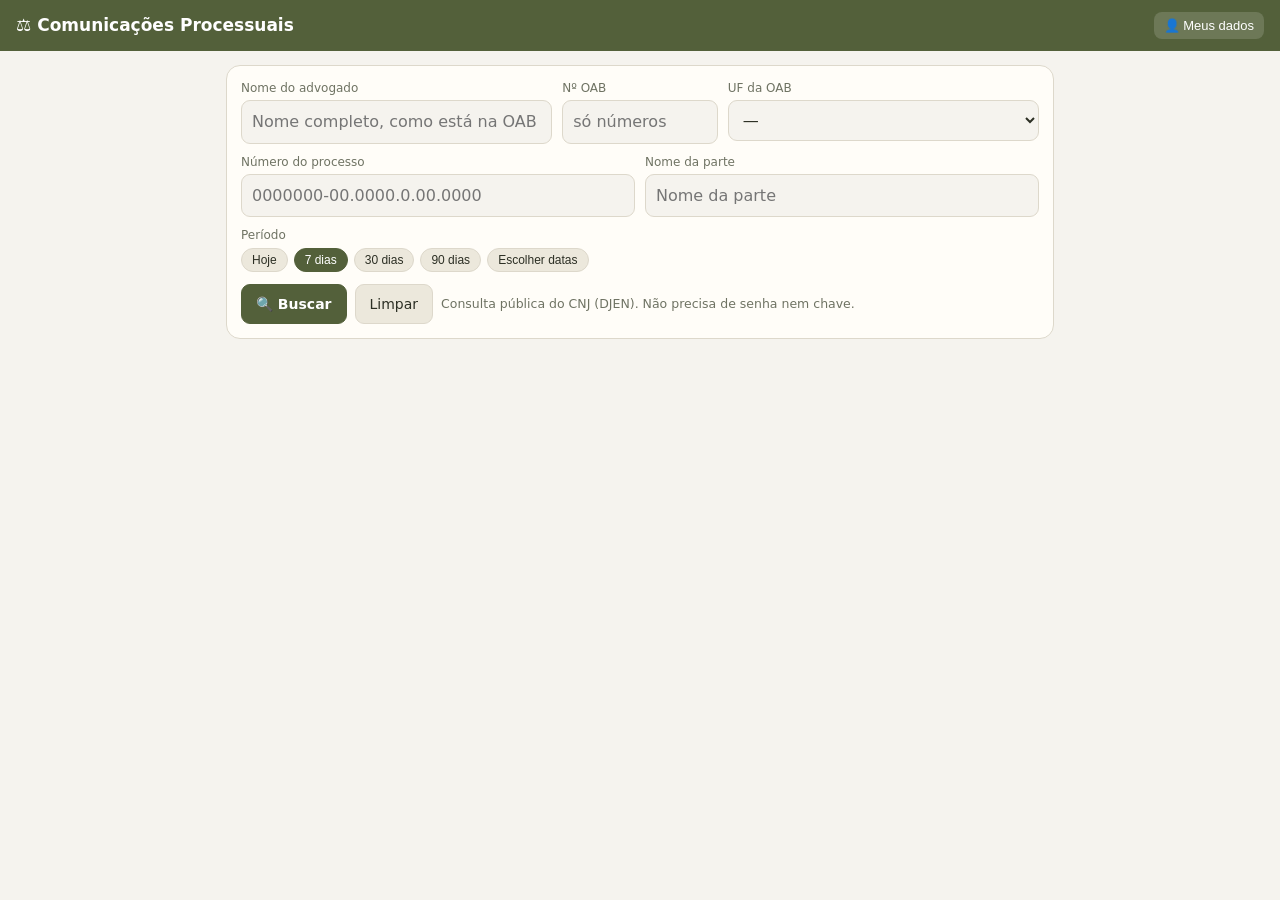
<file: ferramentas/comunicacoes.html>
<!DOCTYPE html>
<html lang="pt-BR">
<head>
<meta charset="utf-8">
<meta name="viewport" content="width=device-width, initial-scale=1, viewport-fit=cover">
<meta name="theme-color" content="#53603a">
<title>Comunicações Processuais</title>
<style>
  :root {
    --bg: #f5f3ee; --card: #fffdf8; --line: #ddd8cb; --tx: #2c2f24; --mut: #6f7363;
    --acc: #53603a; --acc2: #66764a; --ok: #2f7d4f; --warn: #a86a12; --bad: #b3261e; --chip: #ece8dc;
  }
  @media (prefers-color-scheme: dark) {
    :root { --bg: #15170f; --card: #1d2016; --line: #343929; --tx: #e8e6dc; --mut: #a3a690; --acc: #9db36d; --acc2: #b4c98a; --chip: #2a2e20; }
  }
  * { box-sizing: border-box; }
  [hidden] { display: none !important; }
  body { margin: 0; background: var(--bg); color: var(--tx); font: 15px/1.45 system-ui, -apple-system, "Segoe UI", Roboto, sans-serif; }
  header { position: sticky; top: 0; z-index: 5; background: var(--acc); color: #fff; padding: 12px 16px; padding-top: max(12px, env(safe-area-inset-top)); display: flex; align-items: center; gap: 10px; }
  header h1 { font-size: 17px; margin: 0; flex: 1; }
  header button { background: rgba(255,255,255,.15); color: #fff; border: 0; border-radius: 8px; padding: 6px 10px; font-size: 13px; cursor: pointer; }
  main { max-width: 860px; margin: 0 auto; padding: 14px 16px 40px; }
  .card { background: var(--card); border: 1px solid var(--line); border-radius: 14px; padding: 14px; margin-bottom: 12px; }
  label { display: block; font-size: 12px; color: var(--mut); margin-bottom: 3px; }
  input, select { width: 100%; font: inherit; font-size: 16px; padding: 9px 10px; border-radius: 9px; border: 1px solid var(--line); background: var(--bg); color: var(--tx); }
  .grid { display: grid; gap: 10px; grid-template-columns: 1fr; }
  @media (min-width: 620px) { .g3 { grid-template-columns: 2fr 1fr 2fr; } .g2 { grid-template-columns: 1fr 1fr; } }
  .row { display: flex; gap: 8px; flex-wrap: wrap; align-items: center; }
  .btn { font: inherit; font-size: 14px; padding: 9px 14px; border-radius: 9px; border: 1px solid var(--line); background: var(--chip); color: var(--tx); cursor: pointer; }
  .btn.primary { background: var(--acc); border-color: var(--acc); color: #fff; font-weight: 600; }
  .btn.sm { padding: 5px 10px; font-size: 13px; }
  .btn:disabled { opacity: .6; cursor: default; }
  .chips { display: flex; gap: 6px; flex-wrap: wrap; }
  .chip { font-size: 12px; padding: 4px 10px; border-radius: 99px; background: var(--chip); border: 1px solid var(--line); cursor: pointer; color: var(--tx); }
  .chip.on { background: var(--acc); color: #fff; border-color: var(--acc); }
  .muted { color: var(--mut); } .small { font-size: 12.5px; }
  .msg { padding: 10px 12px; border-radius: 10px; font-size: 14px; }
  .msg.err { background: #b3261e1a; color: var(--bad); } .msg.ok { background: #2f7d4f1a; color: var(--ok); }
  .item { border: 1px solid var(--line); border-radius: 12px; background: var(--card); margin-bottom: 8px; overflow: hidden; }
  .item.nova { border-left: 4px solid var(--acc); }
  .item.lida { opacity: .72; }
  .it-h { padding: 12px; cursor: pointer; }
  .badges { display: flex; gap: 5px; flex-wrap: wrap; margin-bottom: 4px; }
  .b { font-size: 11px; padding: 2px 8px; border-radius: 99px; background: var(--chip); border: 1px solid var(--line); }
  .b.t { background: var(--acc); color: #fff; border-color: var(--acc); }
  .b.n { background: #a86a12; color: #fff; border-color: #a86a12; }
  .proc { font-family: ui-monospace, Menlo, Consolas, monospace; font-weight: 600; font-size: 14px; word-break: break-all; }
  .meta { font-size: 12.5px; color: var(--mut); display: flex; gap: 12px; flex-wrap: wrap; margin-top: 3px; }
  .it-b { border-top: 1px solid var(--line); padding: 12px; display: none; }
  .item.open .it-b { display: block; }
  .teor { white-space: pre-wrap; word-break: break-word; font-size: 14px; background: var(--bg); border: 1px solid var(--line); border-radius: 10px; padding: 10px; max-height: 60vh; overflow: auto; }
  h3 { font-size: 13px; margin: 10px 0 4px; color: var(--mut); }
  a { color: var(--acc); }
  .top-res { display: flex; justify-content: space-between; align-items: center; gap: 8px; flex-wrap: wrap; margin: 6px 0 10px; }
  details summary { cursor: pointer; }
</style>
</head>
<body>
<header>
  <h1>⚖️ Comunicações Processuais</h1>
  <button id="b-dados" title="Guardar seus dados para não digitar toda vez">👤 Meus dados</button>
</header>
<main>
  <div class="card">
    <div class="grid g3">
      <div><label for="f-nomeAdv">Nome do advogado</label><input id="f-nomeAdv" placeholder="Nome completo, como está na OAB" autocomplete="off"></div>
      <div><label for="f-oab">Nº OAB</label><input id="f-oab" inputmode="numeric" placeholder="só números" autocomplete="off"></div>
      <div><label for="f-uf">UF da OAB</label><select id="f-uf"></select></div>
    </div>
    <div class="grid g2" style="margin-top:10px">
      <div><label for="f-proc">Número do processo</label><input id="f-proc" placeholder="0000000-00.0000.0.00.0000" autocomplete="off"></div>
      <div><label for="f-parte">Nome da parte</label><input id="f-parte" placeholder="Nome da parte" autocomplete="off"></div>
    </div>
    <div style="margin-top:10px"><label>Período</label>
      <div class="chips" id="periodos">
        <button class="chip" data-d="0">Hoje</button><button class="chip on" data-d="7">7 dias</button><button class="chip" data-d="30">30 dias</button><button class="chip" data-d="90">90 dias</button><button class="chip" data-d="-1">Escolher datas</button>
      </div>
      <div class="grid g2" id="datas" style="margin-top:8px" hidden>
        <div><label for="f-ini">De</label><input type="date" id="f-ini"></div>
        <div><label for="f-fim">Até</label><input type="date" id="f-fim"></div>
      </div>
    </div>
    <div class="row" style="margin-top:12px">
      <button class="btn primary" id="b-buscar">🔍 Buscar</button>
      <button class="btn" id="b-limpar">Limpar</button>
      <span class="muted small">Consulta pública do CNJ (DJEN). Não precisa de senha nem chave.</span>
    </div>
  </div>

  <div id="status"></div>
  <div class="top-res" id="top-res" hidden>
    <b id="total"></b>
    <div class="row">
      <input id="f-filtro" placeholder="Filtrar resultado…" style="width:auto;min-width:160px;padding:6px 9px;font-size:14px">
      <button class="btn sm" id="b-txt">⤓ Baixar .txt</button>
      <button class="btn sm" id="b-csv">⤓ Planilha (.csv)</button>
    </div>
  </div>
  <div id="lista"></div>
  <div class="row" style="justify-content:center"><button class="btn" id="b-mais" hidden>Carregar mais</button></div>
</main>

<script>
(function () {
  'use strict';
  const API = 'https://comunicaapi.pje.jus.br/api/v1/comunicacao';
  const UFS = ['', 'AC','AL','AP','AM','BA','CE','DF','ES','GO','MA','MT','MS','MG','PA','PB','PR','PE','PI','RJ','RN','RS','RO','RR','SC','SP','SE','TO'];
  const $ = (s) => document.querySelector(s);
  const esc = (s) => String(s == null ? '' : s).replace(/[&<>"']/g, (c) => ({ '&': '&amp;', '<': '&lt;', '>': '&gt;', '"': '&quot;', "'": '&#39;' }[c]));
  const store = {
    get(k, d) { try { const v = localStorage.getItem('djen:' + k); return v == null ? d : JSON.parse(v); } catch { return d; } },
    set(k, v) { try { localStorage.setItem('djen:' + k, JSON.stringify(v)); } catch {} },
  };

  $('#f-uf').innerHTML = UFS.map((u) => '<option value="' + u + '">' + (u || '—') + '</option>').join('');

  // ── Meus dados (guardados só neste aparelho) ──────────────────────────────
  function carregarDados() {
    const d = store.get('dados', null);
    if (!d) return;
    $('#f-nomeAdv').value = d.nome || ''; $('#f-oab').value = d.oab || ''; $('#f-uf').value = d.uf || '';
  }
  $('#b-dados').onclick = () => {
    const d = { nome: $('#f-nomeAdv').value.trim(), oab: $('#f-oab').value.replace(/\D/g, ''), uf: $('#f-uf').value };
    if (!d.nome && !d.oab) { alert('Preencha seu nome e/ou OAB nos campos e toque em "Meus dados" de novo para guardar.'); return; }
    store.set('dados', d);
    status('✅ Seus dados foram guardados neste aparelho. Da próxima vez já aparecem preenchidos.', 'ok');
  };
  carregarDados();

  // ── Período ───────────────────────────────────────────────────────────────
  let dias = 7;
  const iso = (d) => d.toISOString().slice(0, 10);
  $('#periodos').onclick = (e) => {
    const b = e.target.closest('[data-d]'); if (!b) return;
    document.querySelectorAll('#periodos .chip').forEach((x) => x.classList.toggle('on', x === b));
    dias = +b.dataset.d; $('#datas').hidden = dias !== -1;
  };
  function periodo() {
    if (dias === -1) return { ini: $('#f-ini').value, fim: $('#f-fim').value };
    const fim = new Date(), ini = new Date(); ini.setDate(ini.getDate() - dias);
    return { ini: iso(ini), fim: iso(fim) };
  }

  // ── Texto da comunicação (vem em HTML) ────────────────────────────────────
  function limpar(t) {
    if (!t) return '';
    const div = document.createElement('div');
    let h = String(t).replace(/<(script|style)[^>]*>[\s\S]*?<\/\1>/gi, '')
      .replace(/<br\s*\/?>/gi, '\n').replace(/<\/p>/gi, '\n\n').replace(/<\/(div|tr|li|h\d)>/gi, '\n').replace(/<\/td>/gi, ' | ');
    div.innerHTML = h;
    return (div.textContent || '').replace(/[ \t ]{2,}/g, ' ').replace(/\n[ \t]+/g, '\n').replace(/\n{3,}/g, '\n\n').trim();
  }
  const fData = (d) => { if (!d) return ''; const m = String(d).match(/^(\d{4})-(\d{2})-(\d{2})/); return m ? m[3] + '/' + m[2] + '/' + m[1] : d; };

  function parse(it) {
    return {
      id: it.id, hash: it.hash || '',
      data: it.data_disponibilizacao || it.datadisponibilizacao || it.dataDisponibilizacao || '',
      tribunal: it.siglaTribunal || it.tribunal || '',
      tipo: it.tipoComunicacao || it.tipo || '',
      orgao: it.nomeOrgao || it.orgao || '',
      processo: it.numeroprocessocommascara || it.numero_processo || it.processo || '',
      classe: it.nomeClasse || it.classe || '',
      tipoDoc: it.tipoDocumento || '',
      texto: limpar(it.texto || ''),
      link: it.link || '', meio: it.meiocompleto || it.meio || '', status: it.status || '',
      partes: (it.destinatarios || []).map((d) => ({ nome: d.nome || '', polo: d.polo === 'A' ? 'Ativo' : d.polo === 'P' ? 'Passivo' : (d.polo || '') })),
      advs: (it.destinatarioadvogados || it.advogados || []).map((x) => { const a = x.advogado || x; return { nome: a.nome || '', oab: a.numero_oab || a.oab || '', uf: a.uf_oab || a.uf || '' }; }),
    };
  }

  // ── Busca ─────────────────────────────────────────────────────────────────
  let itens = [], total = 0, pagina = 1, ultimoParams = null;
  const vistos = new Set(store.get('vistos', []));
  const lidas = new Set(store.get('lidas', []));
  const chave = (c) => c.hash || String(c.id);

  function status(t, kind) { $('#status').innerHTML = t ? '<div class="msg ' + (kind || '') + '">' + t + '</div>' : ''; }

  function montarParams(p) {
    const q = new URLSearchParams();
    const oab = $('#f-oab').value.replace(/\D/g, ''), uf = $('#f-uf').value;
    const nomeAdv = $('#f-nomeAdv').value.trim(), parte = $('#f-parte').value.trim(), proc = $('#f-proc').value.replace(/[.\-\s]/g, '');
    if (oab) q.set('numeroOab', oab);
    if (uf && oab) q.set('ufOab', uf);
    if (nomeAdv) q.set('nomeAdvogado', nomeAdv);
    if (parte) q.set('nomeParte', parte);
    if (proc) q.set('numeroProcesso', proc);
    const per = periodo();
    if (per.ini) q.set('dataDisponibilizacaoInicio', per.ini);
    if (per.fim) q.set('dataDisponibilizacaoFim', per.fim);
    q.set('pagina', String(p)); q.set('itensPorPagina', '100');
    return q;
  }

  async function buscar(mais) {
    const tem = $('#f-oab').value.trim() || $('#f-nomeAdv').value.trim() || $('#f-parte').value.trim() || $('#f-proc').value.trim();
    if (!tem) { status('Preencha pelo menos um campo: nome do advogado, OAB, parte ou processo.', 'err'); return; }
    if (!mais) { itens = []; pagina = 1; ultimoParams = montarParams(1); } else { pagina++; ultimoParams.set('pagina', String(pagina)); }
    $('#b-buscar').disabled = true; $('#b-mais').disabled = true;
    status('Consultando o CNJ…');
    try {
      const r = await fetch(API + '?' + ultimoParams.toString(), { headers: { Accept: 'application/json' } });
      if (r.status === 429) throw new Error('O CNJ pediu para esperar um pouco (muitas consultas seguidas). Tente de novo em 1 minuto.');
      if (!r.ok) throw new Error('O CNJ respondeu com erro ' + r.status + '.');
      const d = await r.json();
      const novos = (d.items || []).map(parse);
      total = d.count || (itens.length + novos.length);
      itens = itens.concat(novos);
      status('');
      render();
      // marca como "vistas" para destacar as novas na próxima consulta
      itens.forEach((c) => vistos.add(chave(c)));
      store.set('vistos', [...vistos].slice(-5000));
    } catch (e) {
      if (mais) pagina--;
      const rede = /Failed to fetch|NetworkError|Load failed/i.test(e.message);
      status(rede
        ? '⚠ Não consegui falar com o CNJ. Confira a internet. O CNJ também pode recusar acessos de fora do Brasil (VPN ligada?).'
        : '⚠ ' + esc(e.message), 'err');
    } finally { $('#b-buscar').disabled = false; $('#b-mais').disabled = false; }
  }

  function render() {
    const f = ($('#f-filtro').value || '').toLowerCase();
    const vis = itens.filter((c) => !f || (c.processo + ' ' + c.texto + ' ' + c.orgao + ' ' + c.partes.map((p) => p.nome).join(' ')).toLowerCase().includes(f));
    $('#top-res').hidden = !itens.length && !total;
    $('#total').textContent = total ? total + ' comunicação(ões)' + (itens.length < total ? ' · mostrando ' + itens.length : '') : 'Nenhuma comunicação encontrada no período';
    $('#b-mais').hidden = !(itens.length < total);
    $('#lista').innerHTML = vis.map((c, i) => {
      const k = chave(c), nova = !vistos.has(k), lida = lidas.has(k);
      return '<div class="item' + (nova ? ' nova' : '') + (lida ? ' lida' : '') + '" data-k="' + esc(k) + '">' +
        '<div class="it-h"><div class="badges">' + (nova ? '<span class="b n">NOVA</span>' : '') + (c.tipo ? '<span class="b t">' + esc(c.tipo) + '</span>' : '') + (c.tribunal ? '<span class="b">' + esc(c.tribunal) + '</span>' : '') + ((c.tipoDoc || c.classe) ? '<span class="b">' + esc(c.tipoDoc || c.classe) + '</span>' : '') + (lida ? '<span class="b">✓ lida</span>' : '') + '</div>' +
        '<div class="proc">' + esc(c.processo) + '</div>' +
        '<div class="meta"><span>📅 ' + esc(fData(c.data)) + '</span>' + (c.orgao ? '<span>🏛 ' + esc(c.orgao) + '</span>' : '') + '</div>' +
        (c.partes.length ? '<div class="small muted" style="margin-top:4px">' + esc(c.partes.map((p) => p.nome + (p.polo ? ' (' + p.polo + ')' : '')).join(' · ')) + '</div>' : '') +
        '</div><div class="it-b">' +
        (c.advs.length ? '<h3>Advogados</h3><div class="small">' + c.advs.map((a) => esc(a.nome) + (a.oab ? ' — OAB ' + esc(a.oab) + '/' + esc(a.uf) : '')).join('<br>') + '</div>' : '') +
        (c.meio ? '<h3>Meio</h3><div class="small">' + esc(c.meio) + '</div>' : '') +
        (c.texto ? '<h3>Teor da comunicação</h3><div class="teor">' + esc(c.texto) + '</div>' : '') +
        '<div class="row" style="margin-top:10px">' +
          '<button class="btn sm" data-a="copiar">📋 Copiar teor</button>' +
          '<button class="btn sm" data-a="lida">' + (lida ? '↺ Marcar não lida' : '✓ Marcar como lida') + '</button>' +
          (c.link ? '<a class="btn sm" href="' + esc(c.link) + '" target="_blank" rel="noopener">↗ Ver no tribunal</a>' : '') +
          (c.hash ? '<a class="btn sm" href="https://comunicaapi.pje.jus.br/api/v1/comunicacao/' + encodeURIComponent(c.hash) + '/certidao" target="_blank" rel="noopener">⤓ Certidão (PDF)</a>' : '') +
        '</div></div></div>';
    }).join('') || (itens.length ? '<p class="muted">Nada com esse filtro.</p>' : '');
  }

  $('#lista').addEventListener('click', async (e) => {
    const item = e.target.closest('.item'); if (!item) return;
    const k = item.dataset.k, c = itens.find((x) => chave(x) === k);
    const a = e.target.closest('[data-a]');
    if (!a) { if (e.target.closest('.it-h')) item.classList.toggle('open'); return; }
    if (a.dataset.a === 'copiar' && c) {
      const t = c.processo + '\n' + fData(c.data) + ' — ' + c.orgao + '\n\n' + c.texto;
      try { await navigator.clipboard.writeText(t); a.textContent = '✓ Copiado'; } catch { prompt('Copie o texto:', t); }
    }
    if (a.dataset.a === 'lida') { lidas.has(k) ? lidas.delete(k) : lidas.add(k); store.set('lidas', [...lidas].slice(-5000)); const open = item.classList.contains('open'); render(); if (open) { const n = document.querySelector('.item[data-k="' + CSS.escape(k) + '"]'); if (n) n.classList.add('open'); } }
  });

  // ── Baixar ────────────────────────────────────────────────────────────────
  function baixar(nome, texto, tipo) {
    const a = document.createElement('a');
    a.href = URL.createObjectURL(new Blob([texto], { type: tipo + ';charset=utf-8' }));
    a.download = nome; document.body.appendChild(a); a.click(); a.remove();
    setTimeout(() => URL.revokeObjectURL(a.href), 2000);
  }
  $('#b-txt').onclick = () => baixar('comunicacoes-' + iso(new Date()) + '.txt', itens.map((c) => '═'.repeat(40) + '\n' + c.processo + ' · ' + fData(c.data) + ' · ' + c.tribunal + '\n' + c.orgao + '\nPartes: ' + c.partes.map((p) => p.nome + ' (' + p.polo + ')').join('; ') + '\n\n' + c.texto + '\n').join('\n'), 'text/plain');
  $('#b-csv').onclick = () => {
    const q = (v) => '"' + String(v || '').replace(/"/g, '""') + '"';
    const linhas = [['Data', 'Tribunal', 'Tipo', 'Processo', 'Órgão', 'Partes', 'Link'].map(q).join(';')]
      .concat(itens.map((c) => [fData(c.data), c.tribunal, c.tipo, c.processo, c.orgao, c.partes.map((p) => p.nome).join(' / '), c.link].map(q).join(';')));
    baixar('comunicacoes-' + iso(new Date()) + '.csv', '﻿' + linhas.join('\r\n'), 'text/csv');
  };

  $('#b-buscar').onclick = () => buscar(false);
  $('#b-mais').onclick = () => buscar(true);
  $('#f-filtro').oninput = render;
  $('#b-limpar').onclick = () => { ['#f-proc', '#f-parte'].forEach((s) => ($(s).value = '')); itens = []; total = 0; status(''); render(); $('#top-res').hidden = true; };
  document.querySelectorAll('main input').forEach((i) => i.addEventListener('keydown', (e) => { if (e.key === 'Enter' && i.id !== 'f-filtro') buscar(false); }));
})();
</script>
</body>
</html>
</file>
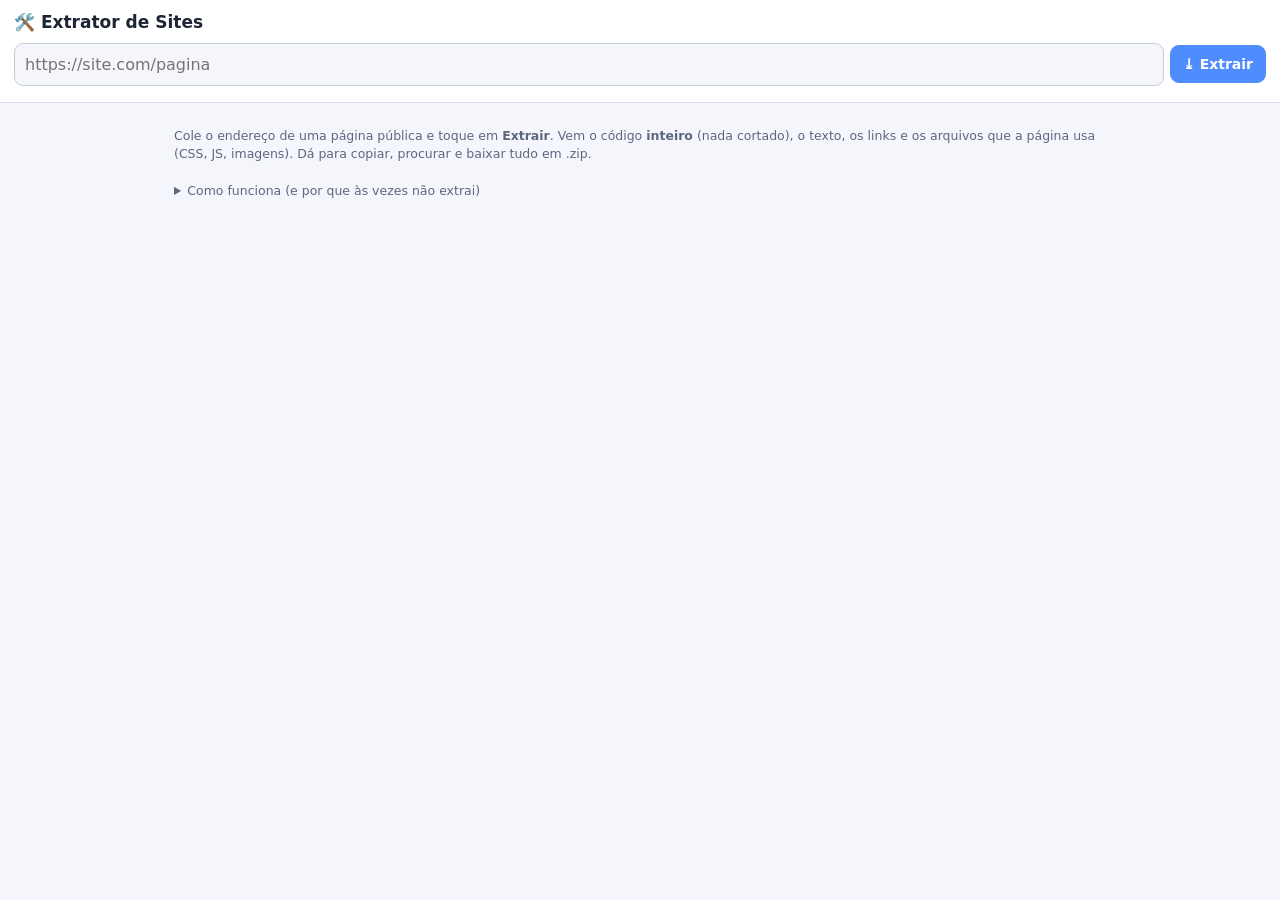
<file: ferramentas/extrator.html>
<!DOCTYPE html>
<html lang="pt-BR">
<head>
<meta charset="utf-8">
<meta name="viewport" content="width=device-width, initial-scale=1, viewport-fit=cover">
<meta name="theme-color" content="#1b2337">
<title>Extrator de Sites</title>
<style>
  :root { --bg:#0f1420; --bg2:#151b2b; --bg3:#1b2337; --line:#263048; --line2:#34405e; --tx:#d8deea; --mut:#8592ab; --acc:#4f8cff; --ok:#38c793; --bad:#ff6b78; --mono:ui-monospace,"Cascadia Code",Consolas,Menlo,monospace; }
  @media (prefers-color-scheme: light) { :root { --bg:#f4f6fb; --bg2:#fff; --bg3:#eef1f8; --line:#d9deea; --line2:#c5ccdc; --tx:#1d2433; --mut:#5d6780; } }
  * { box-sizing: border-box; } [hidden] { display: none !important; }
  body { margin: 0; background: var(--bg); color: var(--tx); font: 15px/1.45 system-ui,-apple-system,"Segoe UI",Roboto,sans-serif; }
  header { position: sticky; top: 0; z-index: 5; background: var(--bg2); border-bottom: 1px solid var(--line); padding: 10px 14px; padding-top: max(10px, env(safe-area-inset-top)); }
  h1 { font-size: 17px; margin: 0 0 8px; }
  main { max-width: 960px; margin: 0 auto; padding: 12px 14px 60px; }
  .row { display: flex; gap: 6px; flex-wrap: wrap; align-items: center; }
  .inp { font: inherit; font-size: 16px; padding: 9px 10px; border-radius: 9px; border: 1px solid var(--line2); background: var(--bg); color: var(--tx); }
  .btn { font: inherit; font-size: 14px; padding: 8px 12px; border-radius: 9px; border: 1px solid var(--line2); background: var(--bg3); color: var(--tx); cursor: pointer; white-space: nowrap; }
  .btn.p { background: var(--acc); border-color: var(--acc); color: #fff; font-weight: 600; }
  .btn.s { padding: 4px 9px; font-size: 13px; }
  .btn:disabled { opacity: .55; }
  .muted { color: var(--mut); } .small { font-size: 12.5px; }
  .msg { padding: 9px 12px; border-radius: 9px; font-size: 14px; margin: 8px 0; white-space: pre-wrap; }
  .msg.err { background: #ff6b781f; color: var(--bad); } .msg.ok { background: #38c7931f; color: var(--ok); }
  .tabs { display: flex; gap: 4px; flex-wrap: wrap; margin: 10px 0 6px; }
  .tab { font: inherit; font-size: 13px; padding: 6px 11px; border-radius: 99px; border: 1px solid var(--line2); background: var(--bg3); color: var(--tx); cursor: pointer; }
  .tab.on { background: var(--acc); border-color: var(--acc); color: #fff; }
  pre { margin: 0; white-space: pre-wrap; word-break: break-word; font: 12.5px/1.5 var(--mono); background: var(--bg2); border: 1px solid var(--line); border-radius: 10px; padding: 10px; max-height: 75vh; overflow: auto; }
  .lst div { display: flex; gap: 6px; align-items: center; padding: 6px 8px; border-bottom: 1px solid var(--line); font-size: 13px; }
  .lst div span { flex: 1; min-width: 0; word-break: break-all; font-family: var(--mono); }
  .lst a { color: #8fb8ff; }
  mark { background: #f2b84b66; color: inherit; }
  .hist { display: flex; gap: 4px; flex-wrap: wrap; margin-top: 6px; }
  .hist button { font-size: 11.5px; padding: 3px 8px; border-radius: 99px; border: 1px solid var(--line2); background: var(--bg3); color: var(--mut); cursor: pointer; max-width: 220px; overflow: hidden; text-overflow: ellipsis; white-space: nowrap; }
</style>
</head>
<body>
<header>
  <h1>🛠️ Extrator de Sites</h1>
  <div class="row">
    <input class="inp" id="url" type="url" placeholder="https://site.com/pagina" style="flex:1;min-width:180px" autocomplete="off" autocapitalize="off">
    <button class="btn p" id="go">⤓ Extrair</button>
  </div>
  <div class="hist" id="hist"></div>
</header>
<main>
  <p class="muted small" id="ajuda">Cole o endereço de uma página pública e toque em <b>Extrair</b>. Vem o código <b>inteiro</b> (nada cortado), o texto, os links e os arquivos que a página usa (CSS, JS, imagens). Dá para copiar, procurar e baixar tudo em .zip.</p>
  <div id="status"></div>
  <div id="res" hidden>
    <div class="row small muted" id="info"></div>
    <div class="tabs" id="tabs">
      <button class="tab on" data-t="codigo">📄 Código</button>
      <button class="tab" data-t="texto">📝 Texto</button>
      <button class="tab" data-t="links">🔗 Links</button>
      <button class="tab" data-t="rec">🧩 Arquivos da página</button>
    </div>
    <div class="row" style="margin-bottom:6px">
      <input class="inp" id="q" placeholder="🔍 Procurar…" style="flex:1;min-width:140px;padding:6px 9px;font-size:14px">
      <button class="btn s" id="copiar">📋 Copiar esta aba</button>
      <button class="btn s" id="baixar">⤓ Baixar esta aba</button>
      <button class="btn s" id="zip">📦 Baixar tudo (.zip)</button>
    </div>
    <div id="view"></div>
  </div>
  <details style="margin-top:18px"><summary class="small muted">Como funciona (e por que às vezes não extrai)</summary>
    <div class="small muted" style="margin-top:6px">
      <p>O navegador, por segurança, não deixa uma página ler outro site (é a trava chamada <b>CORS</b>). Por isso o extrator tenta em <b>cascata</b>:</p>
      <ol>
        <li><b>Direto</b>: funciona com sites que liberam (vários do governo liberam).</li>
        <li>Passando por <b>"pontes" públicas gratuitas</b> que buscam a página por você, uma depois da outra até alguma dar certo.</li>
        <li>Por último, um leitor que devolve só o <b>texto</b> da página.</li>
      </ol>
      <p>No APK, a trava do CORS não existe do mesmo jeito; por isso alguns extratores funcionam no APK e não no navegador.</p>
      <p>⚠ Use só com páginas <b>públicas</b>: as pontes são de terceiros e veem o que passa por elas. Páginas com login, senha ou dados de clientes não devem passar por aqui. Sites com proteção forte (Cloudflare, Netlify com bloqueio) podem recusar todas as pontes. Copiar o código de um sistema pago pode ir contra os termos de uso dele: use para estudar e se inspirar.</p>
    </div>
  </details>
</main>
<script>
(function () {
  'use strict';
  const $ = (s) => document.querySelector(s);
  const esc = (s) => String(s == null ? '' : s).replace(/[&<>"']/g, (c) => ({ '&': '&amp;', '<': '&lt;', '>': '&gt;', '"': '&quot;', "'": '&#39;' }[c]));
  // Rotas em cascata: a primeira que responder com conteúdo vence.
  const ROTAS = [
    { nome: 'direto', url: (u) => u },
    { nome: 'ponte allorigins', url: (u) => 'https://api.allorigins.win/raw?url=' + encodeURIComponent(u) },
    { nome: 'ponte allorigins (json)', url: (u) => 'https://api.allorigins.win/get?url=' + encodeURIComponent(u), json: 'contents' },
    { nome: 'ponte corsproxy', url: (u) => 'https://corsproxy.io/?url=' + encodeURIComponent(u) },
    { nome: 'ponte codetabs', url: (u) => 'https://api.codetabs.com/v1/proxy/?quest=' + encodeURIComponent(u) },
    { nome: 'ponte cors.lol', url: (u) => 'https://api.cors.lol/?url=' + encodeURIComponent(u) },
  ];
  const LEITOR = (u) => 'https://r.jina.ai/' + u;

  let atual = null, aba = 'codigo';
  const hist = (() => { try { return JSON.parse(localStorage.getItem('extrator:hist') || '[]'); } catch { return []; } })();
  function salvarHist(u) { const i = hist.indexOf(u); if (i >= 0) hist.splice(i, 1); hist.unshift(u); hist.length = Math.min(hist.length, 12); try { localStorage.setItem('extrator:hist', JSON.stringify(hist)); } catch {} renderHist(); }
  function renderHist() { $('#hist').innerHTML = hist.map((u) => '<button data-u="' + esc(u) + '" title="' + esc(u) + '">' + esc(u.replace(/^https?:\/\//, '')) + '</button>').join(''); }
  $('#hist').onclick = (e) => { const b = e.target.closest('[data-u]'); if (b) { $('#url').value = b.dataset.u; extrair(); } };
  renderHist();

  function status(t, k) { $('#status').innerHTML = t ? '<div class="msg ' + (k || '') + '">' + t + '</div>' : ''; }

  async function buscar(u, binario, tempo) {
    const erros = [];
    for (const r of ROTAS) {
      try {
        const ctl = new AbortController(); const tm = setTimeout(() => ctl.abort(), tempo || 20000);
        const res = await fetch(r.url(u), { signal: ctl.signal, redirect: 'follow' });
        clearTimeout(tm);
        if (!res.ok) { erros.push(r.nome + ': erro ' + res.status); continue; }
        if (binario && r.json) continue;
        if (binario) { const b = new Uint8Array(await res.arrayBuffer()); if (b.length) return { rota: r.nome, bytes: b, tipo: res.headers.get('content-type') || '' }; erros.push(r.nome + ': vazio'); continue; }
        let t = await res.text();
        if (r.json) { try { t = JSON.parse(t)[r.json] || ''; } catch { t = ''; } }
        if (t && t.trim()) return { rota: r.nome, texto: t, tipo: res.headers.get('content-type') || '' };
        erros.push(r.nome + ': vazio');
      } catch (e) { erros.push(r.nome + ': ' + (e.name === 'AbortError' ? 'demorou demais' : 'bloqueado')); }
    }
    const err = new Error(erros.join('\n')); err.lista = erros; throw err;
  }

  function absoluto(base, href) { try { return new URL(href, base).href; } catch { return null; } }
  function analisar(html, base) {
    const doc = new DOMParser().parseFromString(html, 'text/html');
    const links = new Map(), rec = new Map();
    doc.querySelectorAll('a[href]').forEach((a) => { const u = absoluto(base, a.getAttribute('href')); if (u && /^https?:/.test(u)) links.set(u, (a.textContent || '').trim().replace(/\s+/g, ' ')); });
    const addRec = (u, tipo) => { u = absoluto(base, u); if (u && /^https?:/.test(u) && !rec.has(u)) rec.set(u, tipo); };
    doc.querySelectorAll('link[rel~="stylesheet"][href]').forEach((l) => addRec(l.getAttribute('href'), 'css'));
    doc.querySelectorAll('script[src]').forEach((s) => addRec(s.getAttribute('src'), 'js'));
    doc.querySelectorAll('link[rel~="manifest"][href]').forEach((l) => addRec(l.getAttribute('href'), 'manifest'));
    doc.querySelectorAll('link[rel~="icon"][href], link[rel~="apple-touch-icon"][href]').forEach((l) => addRec(l.getAttribute('href'), 'ícone'));
    doc.querySelectorAll('img[src]').forEach((i) => addRec(i.getAttribute('src'), 'imagem'));
    doc.querySelectorAll('source[src], video[src], audio[src]').forEach((i) => addRec(i.getAttribute('src'), 'mídia'));
    const sw = html.match(/serviceWorker\.register\(\s*['"`]([^'"`]+)['"`]/); if (sw) addRec(sw[1], 'service worker');
    doc.querySelectorAll('script, style, noscript, template').forEach((n) => n.remove());
    doc.querySelectorAll('br').forEach((n) => n.replaceWith('\n'));
    doc.querySelectorAll('p,div,h1,h2,h3,h4,h5,h6,li,tr,section,article,header,footer,nav,main,aside,blockquote,pre,table,ul,ol,dt,dd,figcaption').forEach((n) => { n.append('\n'); });
    doc.querySelectorAll('td,th').forEach((n) => n.append(' | '));
    const texto = (doc.body ? doc.body.textContent : doc.documentElement.textContent || '').replace(/[ \t]+\n/g, '\n').replace(/\n[ \t]+/g, '\n').replace(/\n{3,}/g, '\n\n').trim();
    const titulo = (new DOMParser().parseFromString(html, 'text/html').title || '').trim();
    return { links: [...links].map(([u, t]) => ({ u, t })), rec: [...rec].map(([u, tipo]) => ({ u, tipo })), texto, titulo };
  }

  async function extrair() {
    let u = $('#url').value.trim();
    if (!u) return status('Cole um endereço primeiro.', 'err');
    if (!/^https?:\/\//i.test(u)) u = 'https://' + u;
    $('#url').value = u; $('#go').disabled = true; $('#res').hidden = true;
    status('Buscando… (tento direto e depois pelas pontes, uma por uma)');
    try {
      const r = await buscar(u);
      const a = analisar(r.texto, u);
      atual = { url: u, html: r.texto, rota: r.rota, ...a };
      salvarHist(u);
      status('✅ Extraído pela rota: <b>' + esc(r.rota) + '</b>', 'ok');
      mostrar();
    } catch (e) {
      // Último recurso: só o texto da página
      try {
        const res = await fetch(LEITOR(u));
        if (!res.ok) throw new Error('leitor: erro ' + res.status);
        const t = await res.text();
        atual = { url: u, html: '', rota: 'leitor de texto', links: [], rec: [], texto: t, titulo: '' };
        salvarHist(u);
        status('⚠ O código não veio (o site bloqueia), mas consegui o <b>texto</b> da página pelo leitor.', 'ok');
        aba = 'texto'; mostrar();
      } catch (e2) {
        status('❌ Não consegui extrair. Tentativas:\n' + esc((e.lista || [e.message]).concat(['leitor de texto: ' + e2.message]).join('\n')) + '\n\nO site pode ter proteção forte, exigir login, ou estar fora do ar.', 'err');
      }
    } finally { $('#go').disabled = false; }
  }

  function realce(t, q) {
    if (!q) return esc(t);
    const lo = t.toLowerCase(), ql = q.toLowerCase(); let o = '', i = 0, j;
    while ((j = lo.indexOf(ql, i)) >= 0) { o += esc(t.slice(i, j)) + '<mark>' + esc(t.slice(j, j + q.length)) + '</mark>'; i = j + q.length; }
    return o + esc(t.slice(i));
  }
  function conteudoAba() {
    if (!atual) return '';
    if (aba === 'codigo') return atual.html;
    if (aba === 'texto') return atual.texto;
    if (aba === 'links') return atual.links.map((l) => l.u + (l.t ? '  — ' + l.t : '')).join('\n');
    return atual.rec.map((r) => '[' + r.tipo + '] ' + r.u).join('\n');
  }
  function mostrar() {
    $('#res').hidden = false;
    document.querySelectorAll('.tab').forEach((t) => t.classList.toggle('on', t.dataset.t === aba));
    const q = $('#q').value.trim();
    $('#info').innerHTML = (atual.titulo ? '<b>' + esc(atual.titulo) + '</b> · ' : '') + (atual.html ? (atual.html.length / 1024).toFixed(1).replace('.', ',') + ' KB de código · ' + atual.html.split('\n').length.toLocaleString('pt-BR') + ' linhas · ' : '') + atual.links.length + ' links · ' + atual.rec.length + ' arquivos';
    if (aba === 'codigo' || aba === 'texto') {
      const t = conteudoAba();
      $('#view').innerHTML = t ? '<pre>' + realce(t, q) + '</pre>' : '<p class="muted">Nada nesta aba.</p>';
      return;
    }
    const lista = aba === 'links' ? atual.links.map((l) => ({ u: l.u, d: l.t })) : atual.rec.map((r) => ({ u: r.u, d: r.tipo }));
    const vis = lista.filter((x) => !q || (x.u + ' ' + x.d).toLowerCase().includes(q.toLowerCase()));
    $('#view').innerHTML = vis.length ? '<div class="lst">' + vis.map((x) => '<div><span>' + realce(x.u, q) + (x.d ? '<br><small class="muted">' + realce(x.d, q) + '</small>' : '') + '</span>' +
      (aba === 'links' ? '<button class="btn s" data-ext="' + esc(x.u) + '">⤓ Extrair</button>' : '<button class="btn s" data-ver="' + esc(x.u) + '">👁 Ver</button>') + '<a class="btn s" href="' + esc(x.u) + '" target="_blank" rel="noopener">↗</a></div>').join('') + '</div>' : '<p class="muted">Nada aqui.</p>';
  }
  $('#tabs').onclick = (e) => { const t = e.target.closest('[data-t]'); if (t) { aba = t.dataset.t; mostrar(); } };
  $('#q').oninput = mostrar;
  $('#view').addEventListener('click', async (e) => {
    const x = e.target.closest('[data-ext]'); if (x) { $('#url').value = x.dataset.ext; window.scrollTo(0, 0); extrair(); return; }
    const v = e.target.closest('[data-ver]');
    if (v) {
      v.disabled = true; v.textContent = '…';
      try {
        const r = await buscar(v.dataset.ver);
        const box = document.createElement('pre'); box.style.marginTop = '6px'; box.textContent = r.texto;
        v.closest('div').after(box); v.textContent = '✓';
      } catch { v.textContent = '✗'; }
    }
  });
  $('#go').onclick = extrair;
  $('#url').addEventListener('keydown', (e) => { if (e.key === 'Enter') extrair(); });

  async function copiar(t) {
    try { await navigator.clipboard.writeText(t); status('📋 Copiado (' + t.length.toLocaleString('pt-BR') + ' caracteres)', 'ok'); }
    catch { const ta = document.createElement('textarea'); ta.value = t; document.body.appendChild(ta); ta.select(); document.execCommand('copy'); ta.remove(); status('📋 Copiado', 'ok'); }
  }
  function baixar(nome, blob) { const a = document.createElement('a'); a.href = URL.createObjectURL(blob); a.download = nome; document.body.appendChild(a); a.click(); a.remove(); setTimeout(() => URL.revokeObjectURL(a.href), 3000); }
  const nomeBase = () => { try { const u = new URL(atual.url); return (u.hostname + u.pathname).replace(/[^\w.-]+/g, '-').replace(/-+$/, '') || 'pagina'; } catch { return 'pagina'; } };
  $('#copiar').onclick = () => copiar(conteudoAba());
  $('#baixar').onclick = () => baixar(nomeBase() + (aba === 'codigo' ? '.html' : '-' + aba + '.txt'), new Blob([conteudoAba()], { type: 'text/plain;charset=utf-8' }));

  // ── .zip com a página e os arquivos dela ──────────────────────────────────
  const CRC = (() => { const t = new Uint32Array(256); for (let n = 0; n < 256; n++) { let c = n; for (let k = 0; k < 8; k++) c = c & 1 ? 0xedb88320 ^ (c >>> 1) : c >>> 1; t[n] = c >>> 0; } return t; })();
  const crc32 = (u8) => { let c = 0xffffffff; for (let i = 0; i < u8.length; i++) c = CRC[(c ^ u8[i]) & 0xff] ^ (c >>> 8); return (c ^ 0xffffffff) >>> 0; };
  function zip(files) {
    const enc = new TextEncoder(), parts = [], cen = []; let off = 0;
    for (const f of files) {
      const nm = enc.encode(f.name), d = f.data, crc = crc32(d);
      const h = new DataView(new ArrayBuffer(30)); h.setUint32(0, 0x04034b50, true); h.setUint16(4, 20, true); h.setUint16(6, 0x800, true); h.setUint32(14, crc, true); h.setUint32(18, d.length, true); h.setUint32(22, d.length, true); h.setUint16(26, nm.length, true);
      parts.push(new Uint8Array(h.buffer), nm, d);
      const c = new DataView(new ArrayBuffer(46)); c.setUint32(0, 0x02014b50, true); c.setUint16(4, 20, true); c.setUint16(6, 20, true); c.setUint16(8, 0x800, true); c.setUint32(16, crc, true); c.setUint32(20, d.length, true); c.setUint32(24, d.length, true); c.setUint16(28, nm.length, true); c.setUint32(42, off, true);
      cen.push(new Uint8Array(c.buffer), nm); off += 30 + nm.length + d.length;
    }
    const cs = cen.reduce((a, b) => a + b.length, 0), e = new DataView(new ArrayBuffer(22));
    e.setUint32(0, 0x06054b50, true); e.setUint16(8, files.length, true); e.setUint16(10, files.length, true); e.setUint32(12, cs, true); e.setUint32(16, off, true);
    return new Blob(parts.concat(cen, [new Uint8Array(e.buffer)]), { type: 'application/zip' });
  }
  $('#zip').onclick = async () => {
    if (!atual) return;
    const enc = new TextEncoder(), files = [], usados = new Set(), falhas = [];
    const caminho = (u) => { try { const x = new URL(u); let p = (x.hostname === new URL(atual.url).hostname ? '' : x.hostname + '/') + x.pathname.replace(/^\/+/, ''); if (!p || p.endsWith('/')) p += 'index'; p = p.replace(/[?*:|"<>]/g, '_'); let q = p, i = 2; while (usados.has(q)) q = p.replace(/(\.[^./]+)?$/, '-' + i++ + '$1'); usados.add(q); return 'arquivos/' + q; } catch { return 'arquivos/item-' + usados.size; } };
    if (atual.html) files.push({ name: 'pagina.html', data: enc.encode(atual.html) });
    files.push({ name: 'texto.txt', data: enc.encode(atual.texto || '') });
    files.push({ name: 'links.txt', data: enc.encode(atual.links.map((l) => l.u + (l.t ? '  — ' + l.t : '')).join('\n')) });
    let n = 0;
    for (const r of atual.rec) {
      n++; status('📦 Baixando arquivos da página: ' + n + ' de ' + atual.rec.length + '…');
      try { const b = await buscar(r.u, true, 15000); files.push({ name: caminho(r.u), data: b.bytes }); }
      catch { falhas.push(r.u); }
    }
    files.push({ name: 'LEIA-ME.txt', data: enc.encode('Extraído de: ' + atual.url + '\nEm: ' + new Date().toLocaleString('pt-BR') + '\nRota: ' + atual.rota + '\n\npagina.html = código da página\ntexto.txt = só o texto\nlinks.txt = todos os links\narquivos/ = CSS, JS, imagens que a página usa\n' + (falhas.length ? '\nNão consegui baixar (' + falhas.length + '):\n' + falhas.join('\n') + '\n' : '')) });
    const blob = zip(files);
    baixar(nomeBase() + '.zip', blob);
    status('📦 Pronto: ' + files.length + ' arquivo(s) no .zip' + (falhas.length ? ' · ' + falhas.length + ' não vieram (veja LEIA-ME.txt)' : ''), 'ok');
  };
})();
</script>
</body>
</html>
</file>
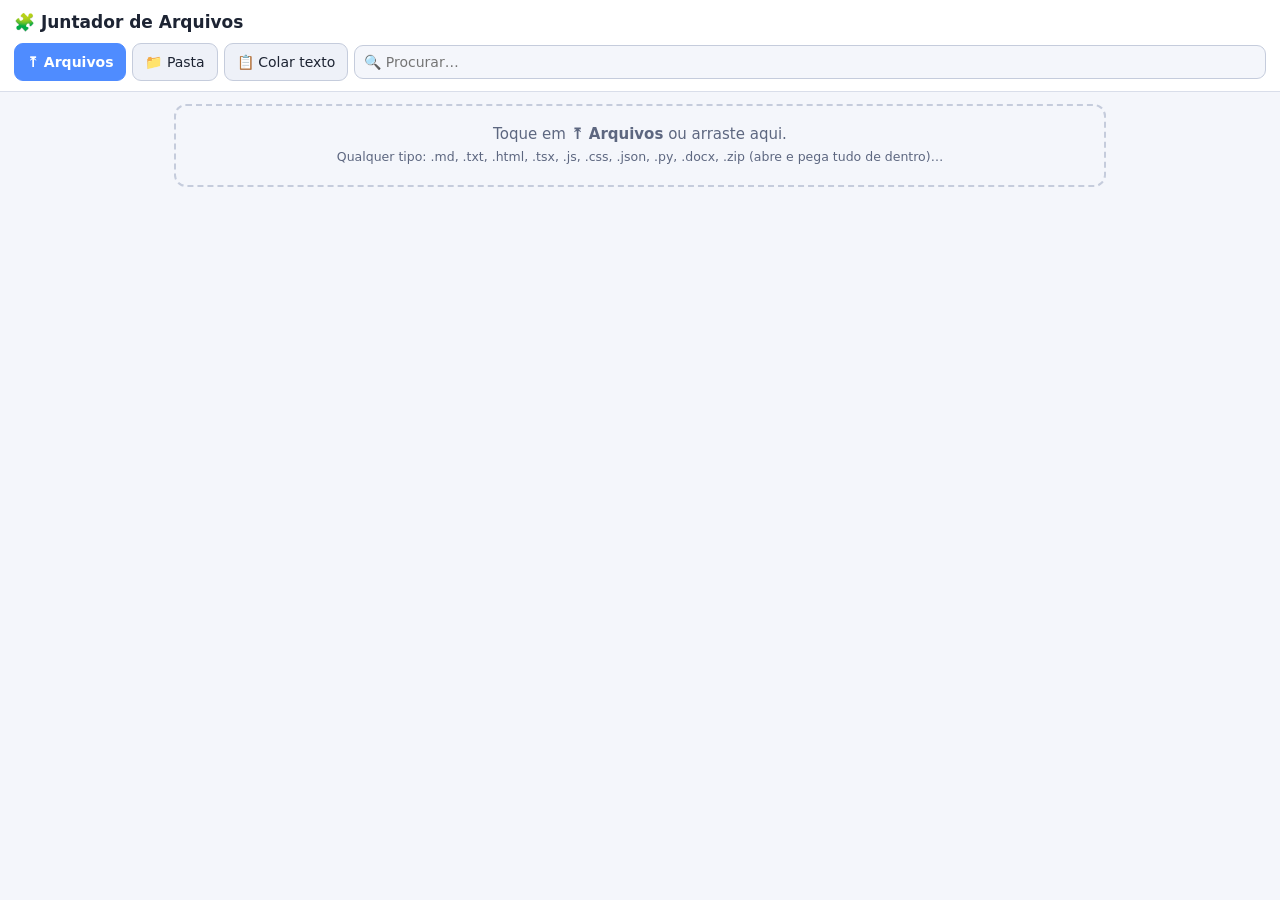
<file: ferramentas/juntador.html>
<!DOCTYPE html>
<html lang="pt-BR">
<head>
<meta charset="utf-8">
<meta name="viewport" content="width=device-width, initial-scale=1, viewport-fit=cover">
<meta name="theme-color" content="#1b2337">
<title>Juntador de Arquivos</title>
<style>
  :root { --bg:#0f1420; --bg2:#151b2b; --bg3:#1b2337; --line:#263048; --line2:#34405e; --tx:#d8deea; --mut:#8592ab; --acc:#4f8cff; --ok:#38c793; --warn:#f2b84b; --bad:#ff6b78; --mono:ui-monospace,"Cascadia Code","JetBrains Mono",Consolas,Menlo,monospace; }
  @media (prefers-color-scheme: light) { :root { --bg:#f4f6fb; --bg2:#ffffff; --bg3:#eef1f8; --line:#d9deea; --line2:#c5ccdc; --tx:#1d2433; --mut:#5d6780; } }
  * { box-sizing: border-box; }
  [hidden] { display: none !important; }
  body { margin: 0; background: var(--bg); color: var(--tx); font: 15px/1.45 system-ui,-apple-system,"Segoe UI",Roboto,sans-serif; }
  header { position: sticky; top: 0; z-index: 10; background: var(--bg2); border-bottom: 1px solid var(--line); padding: 10px 14px; padding-top: max(10px, env(safe-area-inset-top)); }
  header h1 { margin: 0 0 8px; font-size: 17px; }
  main { max-width: 960px; margin: 0 auto; padding: 12px 14px 120px; }
  .row { display: flex; gap: 6px; flex-wrap: wrap; align-items: center; }
  .btn { font: inherit; font-size: 14px; padding: 8px 12px; border-radius: 9px; border: 1px solid var(--line2); background: var(--bg3); color: var(--tx); cursor: pointer; white-space: nowrap; }
  .btn:hover { border-color: var(--acc); }
  .btn.p { background: var(--acc); border-color: var(--acc); color: #fff; font-weight: 600; }
  .btn.s { padding: 4px 9px; font-size: 13px; border-radius: 7px; }
  .btn.d { color: var(--bad); }
  .inp { font: inherit; font-size: 16px; padding: 8px 10px; border-radius: 9px; border: 1px solid var(--line2); background: var(--bg); color: var(--tx); }
  textarea.inp { width: 100%; font-family: var(--mono); font-size: 13px; }
  .muted { color: var(--mut); } .small { font-size: 12.5px; }
  .card { background: var(--bg2); border: 1px solid var(--line); border-radius: 12px; padding: 12px; margin-bottom: 10px; }
  .drop { border: 2px dashed var(--line2); border-radius: 12px; padding: 18px; text-align: center; color: var(--mut); margin-bottom: 10px; }
  .drop.on { border-color: var(--acc); color: var(--tx); }
  .it { background: var(--bg2); border: 1px solid var(--line); border-radius: 10px; margin-bottom: 6px; }
  .it.off { opacity: .5; }
  .it-h { display: flex; align-items: center; gap: 6px; padding: 7px 8px; }
  .it-h input[type=checkbox] { width: 18px; height: 18px; flex-shrink: 0; }
  .nm { flex: 1; min-width: 0; cursor: pointer; }
  .nm b { display: block; font-family: var(--mono); font-size: 13px; word-break: break-all; }
  .nm small { color: var(--mut); font-size: 11.5px; }
  .tag { font-size: 10.5px; padding: 1px 6px; border-radius: 99px; background: var(--bg3); border: 1px solid var(--line2); margin-right: 4px; }
  .mv { display: flex; gap: 3px; flex-shrink: 0; }
  .body { border-top: 1px solid var(--line); padding: 8px; }
  pre.code { margin: 0; white-space: pre-wrap; word-break: break-word; font: 12.5px/1.5 var(--mono); background: var(--bg); border: 1px solid var(--line); border-radius: 8px; padding: 10px; max-height: 70vh; overflow: auto; }
  mark { background: #f2b84b66; color: inherit; border-radius: 2px; }
  .bar { position: fixed; left: 0; right: 0; bottom: 0; background: var(--bg2); border-top: 1px solid var(--line); padding: 8px 14px; padding-bottom: max(8px, env(safe-area-inset-bottom)); z-index: 10; }
  .bar .row { max-width: 960px; margin: 0 auto; }
  .toast { position: fixed; left: 50%; bottom: 80px; transform: translateX(-50%); background: #111827; color: #fff; padding: 9px 14px; border-radius: 10px; font-size: 14px; z-index: 50; max-width: 90vw; text-align: center; }
  .modal { position: fixed; inset: 0; background: rgba(0,0,0,.55); z-index: 40; display: flex; align-items: center; justify-content: center; padding: 14px; }
  .modal > div { background: var(--bg2); border: 1px solid var(--line2); border-radius: 14px; padding: 14px; width: 100%; max-width: 720px; max-height: 90vh; overflow: auto; }
  .opts label { display: flex; gap: 8px; align-items: flex-start; margin: 6px 0; font-size: 14px; }
  .opts input[type=radio], .opts input[type=checkbox] { margin-top: 3px; width: 17px; height: 17px; flex-shrink: 0; }
  details > summary { cursor: pointer; }
</style>
</head>
<body>
<header>
  <h1>🧩 Juntador de Arquivos</h1>
  <div class="row">
    <button class="btn p" id="b-add">⤒ Arquivos</button>
    <button class="btn" id="b-dir">📁 Pasta</button>
    <button class="btn" id="b-paste">📋 Colar texto</button>
    <input class="inp" id="q" placeholder="🔍 Procurar…" style="flex:1;min-width:120px;padding:6px 9px;font-size:14px">
  </div>
  <input type="file" id="f-files" multiple hidden>
  <input type="file" id="f-dir" webkitdirectory multiple hidden>
</header>
<main>
  <div class="drop" id="drop">Toque em <b>⤒ Arquivos</b> ou arraste aqui.<br><span class="small">Qualquer tipo: .md, .txt, .html, .tsx, .js, .css, .json, .py, .docx, .zip (abre e pega tudo de dentro)…</span></div>
  <div class="row small muted" id="resumo" style="margin-bottom:8px"></div>
  <div class="row" id="ordem" hidden style="margin-bottom:8px">
    <span class="small muted">Ordenar:</span>
    <button class="btn s" data-o="nome">Nome A→Z</button>
    <button class="btn s" data-o="tipo">Tipo</button>
    <button class="btn s" data-o="pasta">Pasta</button>
    <button class="btn s" data-o="tam">Tamanho</button>
    <button class="btn s" data-o="inv">Inverter</button>
    <button class="btn s" id="b-todos">☑ Todos</button>
    <button class="btn s" id="b-nenhum">☐ Nenhum</button>
    <button class="btn s d" id="b-limpar">🗑 Limpar tudo</button>
  </div>
  <div id="lista"></div>
</main>
<div class="bar" id="bar" hidden>
  <div class="row">
    <span class="small muted" id="sel"></span>
    <span style="flex:1"></span>
    <button class="btn" id="b-copiar">📋 Copiar tudo</button>
    <button class="btn p" id="b-gerar">⤓ Gerar arquivo único</button>
  </div>
</div>

<script>
(function () {
  'use strict';
  const $ = (s, r) => (r || document).querySelector(s);
  const esc = (s) => String(s == null ? '' : s).replace(/[&<>"']/g, (c) => ({ '&': '&amp;', '<': '&lt;', '>': '&gt;', '"': '&quot;', "'": '&#39;' }[c]));
  let items = [];        // { id, path, text|null, b64|null, size, on, open }
  let q = '';
  const uid = () => Date.now().toString(36) + Math.random().toString(36).slice(2, 7);
  function toast(t, ms) { const el = document.createElement('div'); el.className = 'toast'; el.textContent = t; document.body.appendChild(el); setTimeout(() => el.remove(), ms || 2600); }

  // ── Tipos ───────────────────────────────────────────────────────────────────
  const LANG = { md: 'markdown', markdown: 'markdown', txt: 'text', html: 'html', htm: 'html', css: 'css', scss: 'scss', js: 'javascript', mjs: 'javascript', cjs: 'javascript', jsx: 'jsx', ts: 'typescript', tsx: 'tsx', json: 'json', py: 'python', sh: 'bash', bat: 'bat', ps1: 'powershell', yml: 'yaml', yaml: 'yaml', xml: 'xml', svg: 'svg', sql: 'sql', java: 'java', kt: 'kotlin', gradle: 'groovy', php: 'php', rb: 'ruby', go: 'go', rs: 'rust', c: 'c', h: 'c', cpp: 'cpp', cs: 'csharp', vue: 'vue', svelte: 'svelte', toml: 'toml', ini: 'ini', env: 'text', csv: 'csv', docx: 'text' };
  const ext = (p) => { const b = p.split('/').pop().toLowerCase(); const i = b.lastIndexOf('.'); return i > 0 ? b.slice(i + 1) : ''; };
  const lang = (p) => LANG[ext(p)] || 'text';
  const isTexto = (p) => ['markdown', 'text'].includes(lang(p));
  const BIN = /^(png|jpe?g|gif|webp|ico|bmp|pdf|zip|apk|jar|keystore|jks|mp3|mp4|wav|ogg|webm|woff2?|ttf|otf|eot|exe|dll|so|bin|7z|rar|gz|tgz|mov|avi|psd|xlsx?|pptx?)$/;
  const bytesFmt = (n) => n < 1024 ? n + ' B' : n < 1048576 ? (n / 1024).toFixed(1).replace('.', ',') + ' KB' : (n / 1048576).toFixed(1).replace('.', ',') + ' MB';
  const linhas = (t) => t == null ? 0 : (t.match(/\n/g) || []).length + 1;

  function decode(u8) {
    try { return new TextDecoder('utf-8', { fatal: true }).decode(u8).replace(/^﻿/, ''); }
    catch { return new TextDecoder('windows-1252').decode(u8); }
  }
  function pareceBinario(u8) { const n = Math.min(u8.length, 8000); for (let i = 0; i < n; i++) if (u8[i] === 0) return true; return false; }
  function b64(u8) { let s = ''; for (let i = 0; i < u8.length; i += 0x8000) s += String.fromCharCode.apply(null, u8.subarray(i, i + 0x8000)); return btoa(s); }
  function unb64(s) { const b = atob(s); const u = new Uint8Array(b.length); for (let i = 0; i < b.length; i++) u[i] = b.charCodeAt(i); return u; }

  // ── ZIP: ler (sem biblioteca) ───────────────────────────────────────────────
  async function inflate(u8) {
    if (typeof DecompressionStream === 'undefined') throw new Error('Este navegador não abre .zip compactado. Atualize o navegador.');
    const ds = new DecompressionStream('deflate-raw');
    const out = new Response(new Blob([u8]).stream().pipeThrough(ds));
    return new Uint8Array(await out.arrayBuffer());
  }
  async function lerZip(u8) {
    const dv = new DataView(u8.buffer, u8.byteOffset, u8.byteLength);
    let eocd = -1;
    for (let i = u8.length - 22; i >= Math.max(0, u8.length - 65557); i--) if (dv.getUint32(i, true) === 0x06054b50) { eocd = i; break; }
    if (eocd < 0) throw new Error('.zip inválido ou corrompido');
    let n = dv.getUint16(eocd + 10, true), off = dv.getUint32(eocd + 16, true);
    if (off === 0xffffffff || n === 0xffff) { const loc = eocd - 20; if (loc >= 0 && dv.getUint32(loc, true) === 0x07064b50) { const z = Number(dv.getBigUint64(loc + 8, true)); n = Number(dv.getBigUint64(z + 32, true)); off = Number(dv.getBigUint64(z + 48, true)); } }
    const out = [], utf = new TextDecoder('utf-8'), lat = new TextDecoder('windows-1252');
    let p = off;
    for (let k = 0; k < n; k++) {
      if (dv.getUint32(p, true) !== 0x02014b50) break;
      const flags = dv.getUint16(p + 8, true), method = dv.getUint16(p + 10, true);
      let csize = dv.getUint32(p + 20, true);
      const nl = dv.getUint16(p + 28, true), el = dv.getUint16(p + 30, true), cl = dv.getUint16(p + 32, true);
      let lo = dv.getUint32(p + 42, true);
      const nameB = u8.subarray(p + 46, p + 46 + nl);
      const name = (flags & 0x800) ? utf.decode(nameB) : (() => { try { return new TextDecoder('utf-8', { fatal: true }).decode(nameB); } catch { return lat.decode(nameB); } })();
      if (csize === 0xffffffff || lo === 0xffffffff) { let e = p + 46 + nl; const end = e + el; while (e < end) { const id = dv.getUint16(e, true), sz = dv.getUint16(e + 2, true); if (id === 1) { let q2 = e + 4; if (dv.getUint32(p + 24, true) === 0xffffffff) q2 += 8; if (csize === 0xffffffff) { csize = Number(dv.getBigUint64(q2, true)); q2 += 8; } if (lo === 0xffffffff) lo = Number(dv.getBigUint64(q2, true)); } e += 4 + sz; } }
      p += 46 + nl + el + cl;
      if (name.endsWith('/')) continue;
      const dataStart = lo + 30 + dv.getUint16(lo + 26, true) + dv.getUint16(lo + 28, true);
      const raw = u8.subarray(dataStart, dataStart + csize);
      let data;
      if (method === 0) data = raw.slice();
      else if (method === 8) data = await inflate(raw);
      else { out.push({ name, erro: 'compactação não suportada (' + method + ')' }); continue; }
      out.push({ name, data });
    }
    return out;
  }

  // ── ZIP: escrever (sem compactar, abre em qualquer lugar) ───────────────────
  const CRC = (() => { const t = new Uint32Array(256); for (let n = 0; n < 256; n++) { let c = n; for (let k = 0; k < 8; k++) c = c & 1 ? 0xedb88320 ^ (c >>> 1) : c >>> 1; t[n] = c >>> 0; } return t; })();
  const crc32 = (u8) => { let c = 0xffffffff; for (let i = 0; i < u8.length; i++) c = CRC[(c ^ u8[i]) & 0xff] ^ (c >>> 8); return (c ^ 0xffffffff) >>> 0; };
  function escreverZip(files) {
    const enc = new TextEncoder(), parts = [], central = []; let off = 0;
    for (const f of files) {
      const name = enc.encode(f.name), data = f.data, crc = crc32(data);
      const h = new DataView(new ArrayBuffer(30));
      h.setUint32(0, 0x04034b50, true); h.setUint16(4, 20, true); h.setUint16(6, 0x800, true); h.setUint16(8, 0, true);
      h.setUint32(14, crc, true); h.setUint32(18, data.length, true); h.setUint32(22, data.length, true); h.setUint16(26, name.length, true);
      parts.push(new Uint8Array(h.buffer), name, data);
      const c = new DataView(new ArrayBuffer(46));
      c.setUint32(0, 0x02014b50, true); c.setUint16(4, 20, true); c.setUint16(6, 20, true); c.setUint16(8, 0x800, true);
      c.setUint32(16, crc, true); c.setUint32(20, data.length, true); c.setUint32(24, data.length, true); c.setUint16(28, name.length, true); c.setUint32(42, off, true);
      central.push(new Uint8Array(c.buffer), name);
      off += 30 + name.length + data.length;
    }
    const csize = central.reduce((a, b) => a + b.length, 0);
    const e = new DataView(new ArrayBuffer(22));
    e.setUint32(0, 0x06054b50, true); e.setUint16(8, files.length, true); e.setUint16(10, files.length, true); e.setUint32(12, csize, true); e.setUint32(16, off, true);
    return new Blob(parts.concat(central, [new Uint8Array(e.buffer)]), { type: 'application/zip' });
  }

  // ── Word (.docx): só o texto ────────────────────────────────────────────────
  async function textoDocx(u8) {
    const ents = await lerZip(u8);
    const doc = ents.find((e) => e.name === 'word/document.xml');
    if (!doc || !doc.data) return null;
    const xml = new TextDecoder('utf-8').decode(doc.data);
    return xml.replace(/<w:tab\/>/g, '\t').replace(/<w:br[^>]*\/>/g, '\n').replace(/<\/w:p>/g, '\n').replace(/<[^>]+>/g, '')
      .replace(/&lt;/g, '<').replace(/&gt;/g, '>').replace(/&quot;/g, '"').replace(/&apos;/g, "'").replace(/&amp;/g, '&').replace(/\n{3,}/g, '\n\n').trim();
  }

  // ── Importar ────────────────────────────────────────────────────────────────
  async function addBytes(path, u8) {
    path = path.replace(/\\/g, '/').replace(/^\/+/, '');
    const e = ext(path);
    if (e === 'zip') {
      try {
        const ents = await lerZip(u8);
        const names = ents.map((x) => x.name);
        const raiz = names.length > 1 && names.every((n) => n.includes('/') && n.split('/')[0] === names[0].split('/')[0]) ? names[0].split('/')[0] + '/' : '';
        let n = 0;
        for (const x of ents) {
          if (/(^|\/)(__MACOSX|node_modules|\.git)\//.test(x.name) || /\.DS_Store$/.test(x.name)) continue;
          if (x.erro) { toast(x.name + ': ' + x.erro); continue; }
          await addBytes(x.name.slice(raiz.length), x.data); n++;
        }
        toast('📦 ' + path + ': ' + n + ' arquivo(s)');
      } catch (er) { toast('⚠ ' + path + ': ' + er.message, 5000); }
      return;
    }
    let text = null, bin = null;
    if (e === 'docx') { try { text = await textoDocx(u8); } catch {} bin = b64(u8); } // guarda o original para o .zip
    else if (BIN.test(e) || pareceBinario(u8)) bin = b64(u8);
    else text = decode(u8);
    const ex = items.find((i) => i.path === path);
    const rec = { id: ex ? ex.id : uid(), path, text, b64: bin, size: u8.length, on: true, open: false };
    if (ex) Object.assign(ex, rec); else items.push(rec);
    // Arquivo gerado por este Juntador? Oferece separar de volta.
    if (text && /<!-- arquivo: .+? -->/.test(text) && /<!-- fim: .+? -->/.test(text)) setTimeout(() => oferecerSeparar(rec), 200);
  }
  async function importar(fileList) {
    const files = Array.from(fileList || []);
    if (!files.length) return;
    toast('Lendo ' + files.length + ' arquivo(s)…', 1500);
    for (const f of files) await addBytes(f.webkitRelativePath || f.name, new Uint8Array(await f.arrayBuffer()));
    salvar(); render();
  }
  $('#b-add').onclick = () => $('#f-files').click();
  $('#b-dir').onclick = () => $('#f-dir').click();
  $('#f-files').onchange = (e) => { importar(e.target.files); e.target.value = ''; };
  $('#f-dir').onchange = (e) => { importar(e.target.files); e.target.value = ''; };
  const drop = $('#drop');
  ['dragenter', 'dragover'].forEach((t) => document.addEventListener(t, (e) => { e.preventDefault(); drop.classList.add('on'); }));
  ['dragleave', 'drop'].forEach((t) => document.addEventListener(t, (e) => { e.preventDefault(); if (t === 'drop' || e.target === drop) drop.classList.remove('on'); }));
  document.addEventListener('drop', (e) => importar(e.dataTransfer.files));
  $('#b-paste').onclick = () => {
    modal('<h3 style="margin-top:0">📋 Colar texto</h3><input class="inp" id="pn" placeholder="Nome (ex.: pagina.html ou notas.md)" style="width:100%;margin-bottom:8px"><textarea class="inp" id="pt" rows="12" placeholder="Cole aqui"></textarea><div class="row" style="justify-content:flex-end;margin-top:8px"><button class="btn" data-x="0">Cancelar</button><button class="btn p" data-x="1">Adicionar</button></div>',
      async (m, ok) => { if (!ok) return; const t = $('#pt', m).value; if (!t.trim()) return; let n = $('#pn', m).value.trim() || ('colado-' + (items.length + 1) + '.txt'); if (!ext(n)) n += /^\s*</.test(t) ? '.html' : '.md'; await addBytes(n, new TextEncoder().encode(t)); salvar(); render(); });
  };

  // ── Guardar no aparelho (não perde ao fechar) ──────────────────────────────
  let db = null;
  function idb() { if (db) return db; db = new Promise((res, rej) => { const r = indexedDB.open('juntador', 1); r.onupgradeneeded = () => r.result.createObjectStore('kv'); r.onsuccess = () => res(r.result); r.onerror = () => rej(r.error); }); return db; }
  async function salvar() { try { const d = await idb(); d.transaction('kv', 'readwrite').objectStore('kv').put(items.map(({ open, ...x }) => x), 'items'); } catch {} }
  async function carregar() { try { const d = await idb(); const r = d.transaction('kv').objectStore('kv').get('items'); r.onsuccess = () => { items = (r.result || []).map((x) => Object.assign(x, { open: false })); render(); }; } catch {} }

  // ── Lista ───────────────────────────────────────────────────────────────────
  function realce(t) {
    if (!q) return esc(t);
    const lo = t.toLowerCase(), ql = q.toLowerCase(); let out = '', i = 0, j;
    while ((j = lo.indexOf(ql, i)) >= 0) { out += esc(t.slice(i, j)) + '<mark>' + esc(t.slice(j, j + q.length)) + '</mark>'; i = j + q.length; }
    return out + esc(t.slice(i));
  }
  function render() {
    const vis = items.filter((x) => !q || x.path.toLowerCase().includes(q.toLowerCase()) || (x.text && x.text.toLowerCase().includes(q.toLowerCase())));
    const on = items.filter((x) => x.on);
    $('#ordem').hidden = !items.length; $('#bar').hidden = !items.length; $('#drop').hidden = items.length > 0;
    $('#resumo').textContent = items.length ? items.length + ' arquivo(s) · ' + bytesFmt(items.reduce((a, b) => a + b.size, 0)) + (q ? ' · ' + vis.length + ' com "' + q + '"' : '') : '';
    $('#sel').textContent = on.length + ' marcado(s) · ' + on.reduce((a, b) => a + linhas(b.text), 0).toLocaleString('pt-BR') + ' linhas';
    $('#lista').innerHTML = vis.map((x) => {
      const i = items.indexOf(x), tipo = x.text == null ? 'binário' : lang(x.path);
      const ocorr = q && x.text ? (x.text.toLowerCase().split(q.toLowerCase()).length - 1) : 0;
      return '<div class="it' + (x.on ? '' : ' off') + '" data-id="' + x.id + '"><div class="it-h">' +
        '<input type="checkbox" data-a="on"' + (x.on ? ' checked' : '') + ' title="Entra no arquivo final">' +
        '<div class="nm" data-a="abrir"><b>' + (i + 1) + '. ' + realce(x.path) + '</b><small><span class="tag">' + esc(tipo) + '</span>' + bytesFmt(x.size) + (x.text != null ? ' · ' + linhas(x.text).toLocaleString('pt-BR') + ' linhas' : '') + (ocorr ? ' · ' + ocorr + '× encontrado' : '') + (x.nota ? ' · 📝' : '') + '</small>' + (x.nota && !x.open ? '<small style="display:block">📝 ' + esc(x.nota) + '</small>' : '') + '</div>' +
        '<div class="mv"><button class="btn s" data-a="topo" title="Para o começo">⤒</button><button class="btn s" data-a="sobe" title="Subir">↑</button><button class="btn s" data-a="desce" title="Descer">↓</button><button class="btn s" data-a="mais" title="Mais">⋯</button></div></div>' +
        (x.open ? '<div class="body"><textarea class="inp nota" data-a="nota" rows="2" placeholder="📝 O que esse pedaço faz? De onde veio? (vai junto no arquivo final)" style="font-family:inherit;font-size:14px;margin-bottom:6px">' + esc(x.nota || '') + '</textarea>' + (x.text == null ? '<p class="muted small">Arquivo binário (imagem, PDF, zip…). Vai junto no .zip; no arquivo de texto aparece só o nome.</p>' : '<div class="row" style="margin-bottom:6px"><button class="btn s" data-a="copiar">📋 Copiar este</button><button class="btn s" data-a="editar">✏️ Editar</button></div><pre class="code">' + realce(x.text) + '</pre>') + '</div>' : '') +
        '</div>';
    }).join('');
  }
  $('#q').oninput = (e) => { q = e.target.value.trim(); render(); };
  $('#lista').addEventListener('input', (e) => { if (e.target.dataset.a !== 'nota') return; const it = items.find((x) => x.id === e.target.closest('[data-id]').dataset.id); if (it) { it.nota = e.target.value; salvarLogo(); } });
  let tSalvar; const salvarLogo = () => { clearTimeout(tSalvar); tSalvar = setTimeout(salvar, 600); };
  $('#lista').addEventListener('click', async (e) => {
    const a = e.target.closest('[data-a]'); if (!a) return;
    const it = items.find((x) => x.id === a.closest('[data-id]').dataset.id); if (!it) return;
    const i = items.indexOf(it), act = a.dataset.a;
    if (act === 'on') { it.on = a.checked; salvar(); render(); return; }
    if (act === 'nota') return;
    if (act === 'abrir') it.open = !it.open;
    if (act === 'sobe' && i > 0) [items[i - 1], items[i]] = [items[i], items[i - 1]];
    if (act === 'desce' && i < items.length - 1) [items[i + 1], items[i]] = [items[i], items[i + 1]];
    if (act === 'topo') { items.splice(i, 1); items.unshift(it); }
    if (act === 'copiar') { await copiar(it.text); }
    if (act === 'editar') {
      modal('<h3 style="margin-top:0">✏️ ' + esc(it.path) + '</h3><textarea class="inp" id="et" rows="18"></textarea><div class="row" style="justify-content:flex-end;margin-top:8px"><button class="btn" data-x="0">Cancelar</button><button class="btn p" data-x="1">Salvar</button></div>',
        (m, ok) => { if (ok) { it.text = $('#et', m).value; it.size = new Blob([it.text]).size; salvar(); render(); } }, (m) => { $('#et', m).value = it.text; });
      return;
    }
    if (act === 'mais') {
      modal('<h3 style="margin-top:0">' + esc(it.path) + '</h3><div class="row"><button class="btn" data-x="ren">✏️ Renomear / mudar pasta</button><button class="btn" data-x="pos">🔢 Mudar posição</button><button class="btn" data-x="dup">⧉ Duplicar</button><button class="btn" data-x="dl">⤓ Baixar este</button><button class="btn d" data-x="del">🗑 Tirar da lista</button><button class="btn" data-x="0">Fechar</button></div>',
        async (m, ok, x) => {
          if (x === 'ren') { const n = prompt('Novo nome (pode ter pasta, ex.: src/app.js):', it.path); if (n && n.trim()) it.path = n.trim().replace(/^\/+/, ''); }
          if (x === 'pos') { const n = parseInt(prompt('Posição (1 a ' + items.length + '):', String(i + 1)), 10); if (n >= 1 && n <= items.length) { items.splice(items.indexOf(it), 1); items.splice(n - 1, 0, it); } }
          if (x === 'dup') items.splice(items.indexOf(it) + 1, 0, Object.assign({}, it, { id: uid(), path: it.path.replace(/(\.[^.]+)?$/, '-copia$1'), open: false }));
          if (x === 'dl') baixar(it.path.split('/').pop(), it.b64 ? new Blob([unb64(it.b64)]) : new Blob([it.text || ''], { type: 'text/plain;charset=utf-8' }));
          if (x === 'del') items = items.filter((y) => y !== it);
          salvar(); render();
        });
      return;
    }
    salvar(); render();
  });
  $('#ordem').addEventListener('click', (e) => {
    const b = e.target.closest('[data-o]'); if (!b) return;
    const o = b.dataset.o, cmp = (a, c) => a.localeCompare(c, 'pt', { numeric: true });
    if (o === 'nome') items.sort((a, c) => cmp(a.path.split('/').pop(), c.path.split('/').pop()));
    if (o === 'pasta') items.sort((a, c) => cmp(a.path, c.path));
    if (o === 'tipo') items.sort((a, c) => cmp(lang(a.path), lang(c.path)) || cmp(a.path, c.path));
    if (o === 'tam') items.sort((a, c) => c.size - a.size);
    if (o === 'inv') items.reverse();
    salvar(); render();
  });
  $('#b-todos').onclick = () => { items.forEach((x) => (x.on = true)); salvar(); render(); };
  $('#b-nenhum').onclick = () => { items.forEach((x) => (x.on = false)); salvar(); render(); };
  $('#b-limpar').onclick = () => { if (!confirm('Tirar TODOS os arquivos da lista? (os seus arquivos originais não são apagados)')) return; items = []; salvar(); render(); };

  // ── Gerar o arquivo único ───────────────────────────────────────────────────
  function cerca(t) { let m = 2, r; const re = /`{3,}/g; while ((r = re.exec(t))) m = Math.max(m, r[0].length); return '`'.repeat(m + 1); }
  function arvore(paths) {
    const root = {};
    paths.forEach((p) => { let n = root; p.split('/').forEach((s, i, a) => { n[s] = n[s] || (i === a.length - 1 ? null : {}); if (n[s]) n = n[s]; }); });
    const out = [];
    const walk = (n, pre) => { const ks = Object.keys(n).sort((a, b) => (n[a] === null) - (n[b] === null) || a.localeCompare(b)); ks.forEach((k, i) => { const last = i === ks.length - 1; out.push(pre + (last ? '└── ' : '├── ') + k + (n[k] ? '/' : '')); if (n[k]) walk(n[k], pre + (last ? '    ' : '│   ')); }); };
    walk(root, ''); return out.join('\n');
  }
  function gerarMD(sel, opt) {
    const total = sel.reduce((a, b) => a + linhas(b.text), 0);
    let s = '# ' + (opt.titulo || 'Arquivos juntados') + '\n\n';
    s += '> ' + sel.length + ' arquivo(s) · ' + total.toLocaleString('pt-BR') + ' linhas · gerado em ' + new Date().toLocaleString('pt-BR') + '\n\n';
    if (opt.indice) s += '## Índice\n\n' + sel.map((x, i) => (i + 1) + '. `' + x.path + '`' + (x.text != null ? ' — ' + linhas(x.text) + ' linhas' : ' — binário') + (x.nota ? ' — ' + x.nota.split('\n')[0] : '')).join('\n') + '\n\n';
    if (opt.arvore) s += '## Estrutura\n\n```\n' + arvore(sel.map((x) => x.path)) + '\n```\n\n';
    s += '---\n\n';
    sel.forEach((x, i) => {
      s += '<!-- arquivo: ' + x.path + ' -->\n## ' + (i + 1) + '. ' + x.path + '\n\n' + (x.nota ? '> 📝 ' + x.nota.replace(/\n/g, '\n> ') + '\n\n' : '');
      if (x.text == null) s += '_(arquivo binário, ' + bytesFmt(x.size) + ' — não cabe em texto)_\n\n';
      else if (opt.textoSolto && isTexto(x.path)) s += x.text.replace(/\s+$/, '') + '\n\n';
      else { const f = cerca(x.text); s += f + lang(x.path) + '\n' + x.text.replace(/\n$/, '') + '\n' + f + '\n\n'; }
      s += '<!-- fim: ' + x.path + ' -->\n\n';
    });
    return s;
  }
  function gerarTXT(sel) {
    return sel.filter((x) => x.text != null).map((x) => (x.nota ? '/* 📝 ' + x.path + ': ' + x.nota.replace(/\*\//g, '* /') + ' */\n' : '') + '===== ARQUIVO: ' + x.path + ' =====\n' + x.text.replace(/\n$/, '') + '\n===== FIM: ' + x.path + ' =====').join('\n\n') + '\n';
  }
  function gerarHTML(sel, opt) {
    const dados = JSON.stringify(sel.map((x) => ({ p: x.path, t: x.text, l: lang(x.path), n: x.nota || '' }))).replace(/</g, '\\u003c');
    return '<!DOCTYPE html><html lang="pt-BR"><head><meta charset="utf-8"><meta name="viewport" content="width=device-width,initial-scale=1"><title>' + esc(opt.titulo || 'Arquivos juntados') + '</title>' +
      '<style>body{margin:0;background:#0f1420;color:#d8deea;font:15px/1.45 system-ui,sans-serif}main{max-width:960px;margin:0 auto;padding:14px}h1{font-size:19px}input{width:100%;font-size:16px;padding:9px;border-radius:9px;border:1px solid #34405e;background:#151b2b;color:#d8deea;margin-bottom:10px}nav a{display:block;color:#8fb8ff;font:13px ui-monospace,monospace;padding:2px 0;text-decoration:none}section{background:#151b2b;border:1px solid #263048;border-radius:10px;margin:10px 0}section h2{font:600 13px ui-monospace,monospace;margin:0;padding:9px 10px;display:flex;gap:8px;align-items:center;word-break:break-all}section h2 span{flex:1}button{font:inherit;font-size:13px;padding:4px 10px;border-radius:7px;border:1px solid #34405e;background:#1b2337;color:#d8deea;cursor:pointer}pre{margin:0;padding:10px;border-top:1px solid #263048;white-space:pre-wrap;word-break:break-word;font:12.5px/1.5 ui-monospace,monospace}</style></head><body><main><h1>' + esc(opt.titulo || 'Arquivos juntados') + '</h1><input id="q" placeholder="🔍 Procurar…"><button id="all">📋 Copiar tudo</button><nav id="nav"></nav><div id="l"></div></main>' +
      '<script>const D=' + dados + ';const e=s=>String(s==null?"":s).replace(/[&<>]/g,c=>({"&":"&amp;","<":"&lt;",">":"&gt;"}[c]));' +
      'function cp(t,b){navigator.clipboard.writeText(t).then(()=>{if(b){const o=b.textContent;b.textContent="✓";setTimeout(()=>b.textContent=o,1200)}}).catch(()=>prompt("Copie:",t))}' +
      'function r(){const q=document.getElementById("q").value.toLowerCase();const v=D.map((x,i)=>[x,i]).filter(([x])=>!q||x.p.toLowerCase().includes(q)||(x.t||"").toLowerCase().includes(q));' +
      'document.getElementById("nav").innerHTML=v.map(([x,i])=>\'<a href="#s\'+i+\'">\'+(i+1)+". "+e(x.p)+"</a>").join("");' +
      'document.getElementById("l").innerHTML=v.map(([x,i])=>\'<section id="s\'+i+\'"><h2><span>\'+(i+1)+". "+e(x.p)+\'</span><button data-i="\'+i+\'">📋 Copiar</button></h2>\'+(x.n?\'<div style="padding:0 10px 8px;color:#f2d27a;font-size:13px">📝 \'+e(x.n)+"</div>":"")+\'<pre>\'+(x.t==null?"(arquivo binário)":e(x.t))+"</pre></section>").join("")}' +
      'document.getElementById("q").oninput=r;document.getElementById("l").onclick=ev=>{const b=ev.target.closest("[data-i]");if(b)cp(D[+b.dataset.i].t||"",b)};' +
      'document.getElementById("all").onclick=ev=>cp(D.map(x=>"===== "+x.p+" =====\\n"+(x.t||"(binário)")).join("\\n\\n"),ev.target);r();<\/script></body></html>';
  }
  function zipDosArquivos(sel) {
    const enc = new TextEncoder();
    const files = sel.map((x) => ({ name: x.path, data: x.b64 ? unb64(x.b64) : enc.encode(x.text || '') }));
    const notas = sel.filter((x) => x.nota);
    if (notas.length) files.push({ name: 'LEIA-ME-PEDACOS.md', data: enc.encode('# O que cada pedaço faz\n\n' + notas.map((x) => '- **' + x.path + '** — ' + x.nota.replace(/\n/g, ' ')).join('\n') + '\n') });
    return escreverZip(files);
  }
  function batPastas(sel) {
    const dirs = [...new Set(sel.map((x) => x.path.split('/').slice(0, -1).join('/')).filter(Boolean).flatMap((d) => d.split('/').map((_, i, a) => a.slice(0, i + 1).join('/'))))].sort();
    return '@echo off\r\nchcp 65001 >nul\r\ncd /d "%~dp0"\r\n' + dirs.map((d) => 'if not exist "' + d.replace(/\//g, '\\') + '" mkdir "' + d.replace(/\//g, '\\') + '"').join('\r\n') +
      '\r\n' + sel.map((x) => 'if not exist "' + x.path.replace(/\//g, '\\') + '" type nul > "' + x.path.replace(/\//g, '\\') + '"').join('\r\n') + '\r\necho Pronto: ' + dirs.length + ' pasta(s) e ' + sel.length + ' arquivo(s) vazios criados.\r\npause\r\n';
  }

  $('#b-gerar').onclick = () => {
    const sel = items.filter((x) => x.on);
    if (!sel.length) return toast('Marque pelo menos um arquivo ☑');
    const pref = JSON.parse(localStorage.getItem('juntador:opt') || '{}');
    modal('<h3 style="margin-top:0">⤓ Gerar arquivo único</h3><p class="small muted" style="margin-top:0">' + sel.length + ' arquivo(s), na ordem da lista. Nada é cortado.</p>' +
      '<input class="inp" id="ot" placeholder="Título (opcional)" style="width:100%" value="' + esc(pref.titulo || '') + '">' +
      '<div class="opts"><b class="small">Formato</b>' +
      '<label><input type="radio" name="fmt" value="md" checked> <span><b>.md (Markdown)</b> — um arquivo só, com índice. Código vai em blocos (HTML aparece como código, não vira página).</span></label>' +
      '<label><input type="radio" name="fmt" value="txt"> <span><b>.txt com marcadores</b> <code>===== ARQUIVO: … =====</code> — o ⤵ Montar do Mini SK recria tudo.</span></label>' +
      '<label><input type="radio" name="fmt" value="html"> <span><b>.html para ler</b> — índice, busca e botão Copiar em cada arquivo.</span></label>' +
      '<label><input type="radio" name="fmt" value="zip"> <span><b>.zip</b> — os arquivos separados, com os nomes e pastas da lista.</span></label>' +
      '<label><input type="radio" name="fmt" value="bat"> <span><b>.bat</b> — cria no Windows as pastas e os arquivos vazios dessa estrutura.</span></label>' +
      '<b class="small">Opções do .md</b>' +
      '<label><input type="checkbox" id="oi" ' + (pref.indice !== false ? 'checked' : '') + '> <span>Índice no começo</span></label>' +
      '<label><input type="checkbox" id="oa" ' + (pref.arvore !== false ? 'checked' : '') + '> <span>Desenho da árvore de pastas</span></label>' +
      '<label><input type="checkbox" id="os" ' + (pref.textoSolto !== false ? 'checked' : '') + '> <span>Arquivos .md e .txt entram como texto normal (não em bloco de código)</span></label></div>' +
      '<div class="row" style="justify-content:flex-end;margin-top:10px"><button class="btn" data-x="0">Cancelar</button><button class="btn" data-x="copiar">📋 Copiar</button><button class="btn p" data-x="1">⤓ Baixar</button></div>',
      async (m, ok, x) => {
        if (!ok && x !== 'copiar') return;
        const fmt = (m.querySelector('[name=fmt]:checked') || {}).value || 'md';
        const opt = { titulo: $('#ot', m).value.trim(), indice: $('#oi', m).checked, arvore: $('#oa', m).checked, textoSolto: $('#os', m).checked };
        localStorage.setItem('juntador:opt', JSON.stringify(opt));
        const nome = (opt.titulo || 'juntado').normalize('NFD').replace(/[̀-ͯ]/g, '').replace(/[^\w-]+/g, '-').replace(/^-|-$/g, '').toLowerCase() || 'juntado';
        let blob, texto = null;
        if (fmt === 'md') texto = gerarMD(sel, opt);
        if (fmt === 'txt') texto = gerarTXT(sel);
        if (fmt === 'html') texto = gerarHTML(sel, opt);
        if (fmt === 'bat') texto = batPastas(sel);
        if (x === 'copiar') { if (texto == null) return toast('O .zip não dá para copiar; use Baixar.'); return copiar(texto); }
        blob = fmt === 'zip' ? zipDosArquivos(sel) : new Blob([texto], { type: (fmt === 'html' ? 'text/html' : 'text/plain') + ';charset=utf-8' });
        baixar(nome + '.' + fmt, blob);
        toast('⤓ ' + nome + '.' + fmt + ' (' + bytesFmt(blob.size) + ')');
      });
  };
  $('#b-copiar').onclick = () => { const sel = items.filter((x) => x.on); if (!sel.length) return toast('Marque pelo menos um arquivo ☑'); copiar(gerarMD(sel, { indice: true, arvore: true, textoSolto: true })); };

  // ── Separar de volta (arquivo gerado aqui) ─────────────────────────────────
  function oferecerSeparar(rec) {
    if (!confirm('"' + rec.path + '" foi gerado pelo Juntador. Separar de volta nos arquivos originais?')) return;
    const re = /<!-- arquivo: (.+?) -->\n## [^\n]*\n\n([\s\S]*?)\n*<!-- fim: \1 -->/g; let m, n = 0;
    while ((m = re.exec(rec.text))) {
      let corpo = m[2], nota = '';
      const nm = corpo.match(/^> 📝 ([\s\S]*?)\n\n/); if (nm) { nota = nm[1].replace(/\n> /g, '\n'); corpo = corpo.slice(nm[0].length); }
      const f = corpo.match(/^(`{3,})[^\n]*\n([\s\S]*)\n\1\s*$/);
      if (f) corpo = f[2] + '\n';
      if (/^_\(arquivo binário/.test(corpo)) continue;
      const ex = items.find((i) => i.path === m[1]);
      const r2 = { id: ex ? ex.id : uid(), path: m[1], text: corpo, b64: null, size: new Blob([corpo]).size, on: true, open: false, nota };
      if (ex) Object.assign(ex, r2); else items.push(r2);
      n++;
    }
    items = items.filter((i) => i !== rec);
    salvar(); render(); toast('✂️ Separado em ' + n + ' arquivo(s)');
  }

  // ── Utilidades ──────────────────────────────────────────────────────────────
  async function copiar(t) {
    try { await navigator.clipboard.writeText(t); toast('📋 Copiado (' + linhas(t).toLocaleString('pt-BR') + ' linhas)'); }
    catch { const ta = document.createElement('textarea'); ta.value = t; document.body.appendChild(ta); ta.select(); try { document.execCommand('copy'); toast('📋 Copiado'); } catch { toast('Não deu para copiar; use Baixar.'); } ta.remove(); }
  }
  function baixar(nome, blob) { const a = document.createElement('a'); a.href = URL.createObjectURL(blob); a.download = nome; document.body.appendChild(a); a.click(); a.remove(); setTimeout(() => URL.revokeObjectURL(a.href), 3000); }
  function modal(html, done, init) {
    const w = document.createElement('div'); w.className = 'modal'; w.innerHTML = '<div>' + html + '</div>'; document.body.appendChild(w);
    if (init) init(w);
    w.addEventListener('click', (e) => { const b = e.target.closest('[data-x]'); if (!b && e.target !== w) return; const x = b ? b.dataset.x : '0'; w.remove(); done(w, x === '1', x); });
  }

  carregar();
})();
</script>
</body>
</html>
</file>
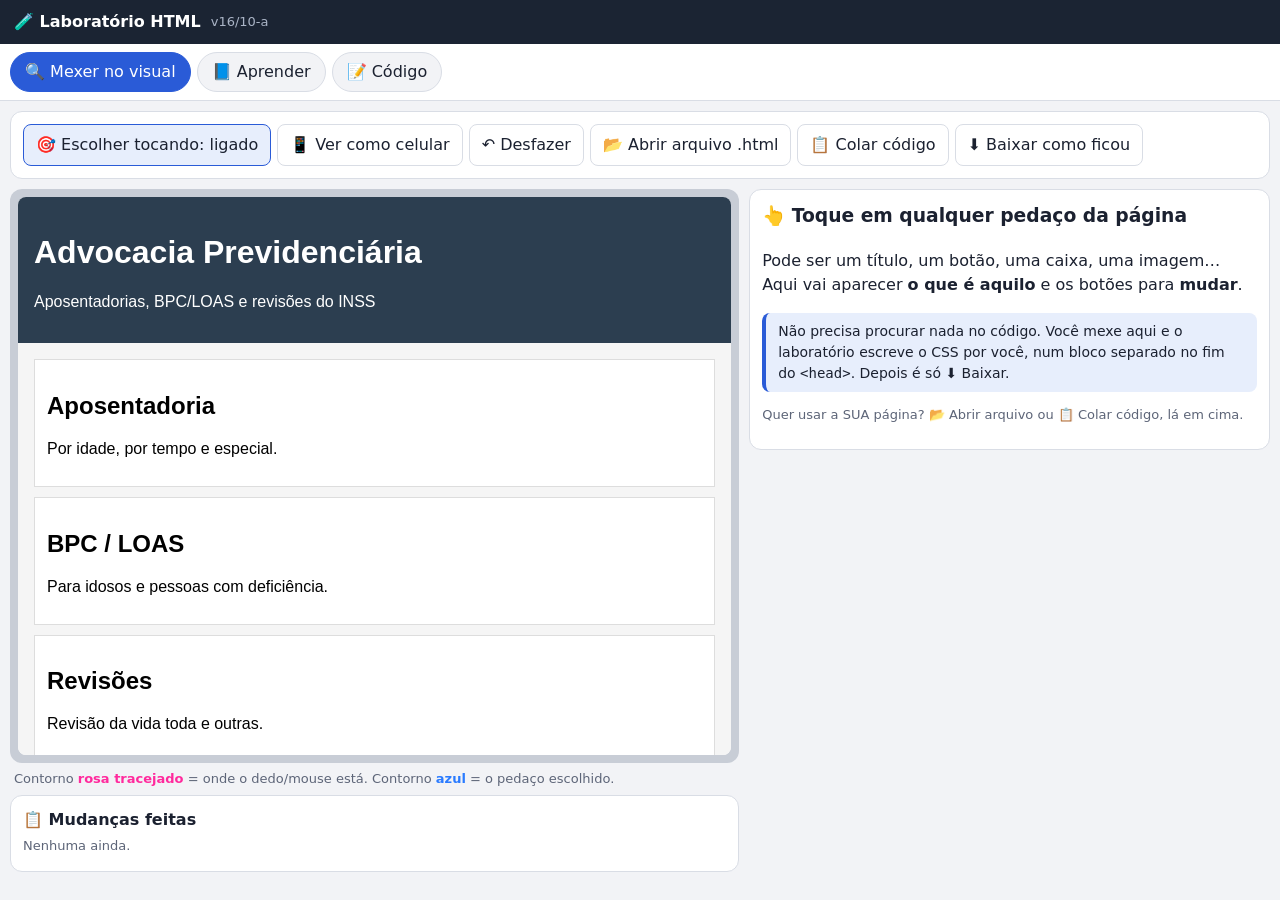
<file: ferramentas/laboratorio.html>
<!doctype html>
<html lang="pt-BR">
<head>
  <meta charset="utf-8">
  <meta name="viewport" content="width=device-width, initial-scale=1">
  <meta name="theme-color" content="#1b2433">
  <title>Laboratório HTML</title>
  <style>
/* Laboratório HTML — visual. Celular primeiro; no computador, prévia e painel lado a lado. */
:root { --bg:#f2f3f6; --papel:#fff; --fg:#1b2130; --mut:#5d6578; --linha:#d9dde5; --azul:#2a5bd7; --azul-claro:#e7eefc; --ok:#2f7a55; --ruim:#b3362b; }
@media (prefers-color-scheme: dark) { :root { --bg:#10141b; --papel:#18202b; --fg:#e8ebf1; --mut:#9aa4b6; --linha:#2b3442; --azul:#6f9bff; --azul-claro:#1b2740; --ok:#7fd3a6; --ruim:#f19a90; color-scheme: dark; } }
* { box-sizing: border-box; }
body { margin:0; background:var(--bg); color:var(--fg); font:16px/1.5 system-ui,"Segoe UI",Roboto,sans-serif; }
button, input, select, textarea { font:inherit; color:inherit; }
.topo { display:flex; gap:10px; align-items:center; padding:10px 14px; background:#1b2433; color:#fff; position:sticky; top:0; z-index:20; }
.topo .mut { color:#aab4c6; }
.abas { display:flex; gap:6px; padding:8px 10px; background:var(--papel); border-bottom:1px solid var(--linha); overflow-x:auto; position:sticky; top:44px; z-index:19; }
.abas button { flex:none; border:1px solid var(--linha); background:var(--bg); border-radius:999px; padding:7px 14px; cursor:pointer; }
.abas button.ativa { background:var(--azul); color:#fff; border-color:var(--azul); }
main { padding:10px; max-width:1400px; margin:0 auto; }
.painel { display:none; } .painel.ativo { display:block; }
.mut { color:var(--mut); } .peq { font-size:13px; }
.bt { border:1px solid var(--linha); background:var(--papel); border-radius:8px; padding:8px 12px; cursor:pointer; min-height:40px; }
.bt.forte { background:var(--azul); color:#fff; border-color:var(--azul); font-weight:600; }
.bt.mini { min-height:32px; padding:4px 9px; font-size:14px; }
.bt.ativo { background:var(--azul-claro); border-color:var(--azul); }
.linha { display:flex; gap:6px; flex-wrap:wrap; align-items:center; }
.cartao { background:var(--papel); border:1px solid var(--linha); border-radius:12px; padding:12px; margin-bottom:10px; }
textarea, input[type=text] { width:100%; border:1px solid var(--linha); background:var(--papel); border-radius:8px; padding:8px 10px; }
textarea.codigo { font:13px/1.5 ui-monospace,Consolas,monospace; min-height:220px; white-space:pre; tab-size:2; }
/* inspetor */
.insp { display:grid; gap:10px; grid-template-columns:minmax(0,1fr); }
@media (min-width: 900px) { .insp { grid-template-columns:minmax(0,1.4fr) minmax(320px,1fr); align-items:start; } .insp .lado { position:sticky; top:100px; max-height:calc(100vh - 110px); overflow:auto; } }
.moldura { background:#c8cdd6; border-radius:12px; padding:8px; display:flex; justify-content:center; }
.moldura iframe { width:100%; height:62vh; border:0; border-radius:8px; background:#fff; transition:width .2s; }
.moldura.celular iframe { width:390px; max-width:100%; }
.quem { font-size:15px; }
.quem code, .cod { font:13px ui-monospace,Consolas,monospace; background:var(--azul-claro); padding:1px 6px; border-radius:4px; }
.ctl { display:grid; grid-template-columns:150px minmax(0,1fr) auto; gap:8px; align-items:center; padding:7px 0; border-top:1px solid var(--linha); }
.ctl label { font-size:14px; }
.ctl input[type=range] { width:100%; }
.ctl .val { font:12px ui-monospace,monospace; color:var(--mut); min-width:52px; text-align:right; }
.ctl .grupo { display:flex; gap:4px; flex-wrap:wrap; }
.oque { font-size:12px; color:var(--mut); grid-column:1 / -1; margin-top:-4px; }
details.secao { border-top:1px solid var(--linha); padding:6px 0; }
details.secao > summary { cursor:pointer; font-weight:600; padding:4px 0; }
pre.trecho { white-space:pre-wrap; word-break:break-all; font:12px/1.45 ui-monospace,monospace; background:var(--bg); border:1px solid var(--linha); border-radius:8px; padding:8px; max-height:220px; overflow:auto; }
/* manual */
.licoes { display:flex; gap:6px; overflow-x:auto; padding-bottom:6px; }
.licoes button { flex:none; }
.licao h2 { margin:4px 0 8px; font-size:21px; }
.licao .exp { line-height:1.6; }
.licao .exp code { font:14px ui-monospace,monospace; background:var(--azul-claro); padding:1px 5px; border-radius:4px; }
.duas { display:grid; gap:10px; grid-template-columns:minmax(0,1fr); }
@media (min-width: 900px) { .duas { grid-template-columns:1fr 1fr; } }
.duas iframe { width:100%; height:300px; border:1px solid var(--linha); border-radius:8px; background:#fff; }
.dica { background:var(--azul-claro); border-left:4px solid var(--azul); border-radius:8px; padding:8px 12px; font-size:14px; margin:8px 0; }
.avisos { position:fixed; left:50%; bottom:16px; transform:translateX(-50%); display:grid; gap:6px; z-index:99; width:min(92vw,480px); }
.aviso { background:#1b2130; color:#fff; padding:10px 14px; border-radius:10px; box-shadow:0 6px 20px rgba(0,0,0,.25); }
.aviso.erro { background:#8f2a22; } .aviso.ok { background:#245f43; }
.cresce { flex:1; min-width:0; }
.ctl input[type=color] { width:52px; height:34px; padding:2px; border:1px solid var(--linha); border-radius:6px; background:none; }
.ctl select { width:100%; border:1px solid var(--linha); border-radius:8px; padding:6px; background:var(--papel); }
@media (max-width: 420px) { .ctl { grid-template-columns:1fr auto; } .ctl > div:not(.oque) { grid-column:1 / -1; grid-row:2; } }
@media (min-width: 900px) { .so-cel { display:none; } }
@media (max-width: 600px) { .barra-insp .bt { min-height:34px; padding:4px 9px; font-size:14px; } .barra-insp { padding:8px; } .moldura { padding:4px; } .moldura iframe { height:58vh; } }
@media (max-width: 600px) { #ma-cod { white-space:pre-wrap; word-break:break-word; } }
</style>
</head>
<body>
  <header class="topo"><b>🧪 Laboratório HTML</b><span class="mut peq" id="versao"></span></header>
  <nav class="abas" id="abas">
    <button data-aba="inspetor" class="ativa">🔍 Mexer no visual</button>
    <button data-aba="manual">📘 Aprender</button>
    <button data-aba="codigo">📝 Código</button>
  </nav>
  <main>
    <section class="painel ativo" id="painel-inspetor"></section>
    <section class="painel" id="painel-manual"></section>
    <section class="painel" id="painel-codigo"></section>
  </main>
  <div id="avisos" class="avisos"></div>
  <!-- módulos NA ORDEM: 00 primeiro, 99 por último -->
  <script>
/* 00-core.js — A LOCOMOTIVA: cria o caixa comum L (vem primeiro).
   L.$ (procurar na página), L.esc (texto seguro), L.aviso, L.pref (guardar no aparelho),
   L.on/L.emit (um módulo avisa o outro), L.registrar (cada módulo se apresenta). */
(function () {
  'use strict';
  const L = (window.L = { versao: '16/10-a', modulos: [] });
  L.$ = (s, el) => (el || document).querySelector(s);
  L.$$ = (s, el) => Array.from((el || document).querySelectorAll(s));
  L.esc = (s) => String(s == null ? '' : s).replace(/[&<>"']/g, (c) => ({ '&': '&amp;', '<': '&lt;', '>': '&gt;', '"': '&quot;', "'": '&#39;' }[c]));
  const ouv = {};
  L.on = (n, f) => (ouv[n] = ouv[n] || []).push(f);
  L.emit = (n, d) => (ouv[n] || []).forEach((f) => { try { f(d); } catch (e) { console.error(e); } });
  L.aviso = (t, tipo) => { const a = document.createElement('div'); a.className = 'aviso ' + (tipo || ''); a.textContent = t; L.$('#avisos').appendChild(a); setTimeout(() => a.remove(), tipo === 'erro' ? 5000 : 2600); };
  L.pref = { get(k, d) { try { const v = localStorage.getItem('lab:' + k); return v == null ? d : JSON.parse(v); } catch { return d; } }, set(k, v) { try { localStorage.setItem('lab:' + k, JSON.stringify(v)); } catch {} } };
  L.registrar = (m) => L.modulos.push(m);
  L.abrirAba = (n) => { L.$$('#abas button').forEach((b) => b.classList.toggle('ativa', b.dataset.aba === n)); L.$$('.painel').forEach((p) => p.classList.toggle('ativo', p.id === 'painel-' + n)); L.emit('aba', n); window.scrollTo(0, 0); };
  L.baixar = (nome, texto) => { const a = document.createElement('a'); a.href = URL.createObjectURL(new Blob([texto], { type: 'text/html;charset=utf-8' })); a.download = nome; document.body.appendChild(a); a.click(); a.remove(); };
  L.copiar = async (t) => { try { await navigator.clipboard.writeText(t); L.aviso('Copiado.', 'ok'); } catch { L.aviso('Não consegui copiar.', 'erro'); } };
})();

</script>
  <script>
/* 10-codigo.js — O CÓDIGO que você está estudando.
   Guarda o código original e os AJUSTES que você faz tocando nas coisas.
   Os ajustes viram um bloco <style id="ajustes-do-laboratorio"> dentro do código:
   assim você vê exatamente qual CSS cada mudança criou, e o resto do código fica intacto. */
(function (L) {
  'use strict';
  const MARCA = 'ajustes-do-laboratorio';
  const EXEMPLO = `<!doctype html>
<html lang="pt-BR">
<head>
  <meta charset="utf-8">
  <meta name="viewport" content="width=device-width, initial-scale=1">
  <title>Meu escritório</title>
  <style>
    body { font-family: Arial, sans-serif; margin: 0; background: #f5f5f5; }
    header { background: #2c3e50; color: white; padding: 16px; }
    .cartoes { padding: 16px; }
    .cartao { background: white; padding: 12px; margin-bottom: 10px; border: 1px solid #ddd; }
    .botao { background: #2980b9; color: white; border: 0; padding: 10px 16px; }
  </style>
</head>
<body>
  <header>
    <h1>Advocacia Previdenciária</h1>
    <p>Aposentadorias, BPC/LOAS e revisões do INSS</p>
  </header>
  <section class="cartoes">
    <div class="cartao"><h2>Aposentadoria</h2><p>Por idade, por tempo e especial.</p></div>
    <div class="cartao"><h2>BPC / LOAS</h2><p>Para idosos e pessoas com deficiência.</p></div>
    <div class="cartao"><h2>Revisões</h2><p>Revisão da vida toda e outras.</p></div>
  </section>
  <p style="padding:16px"><button class="botao">Fale comigo no WhatsApp</button></p>
</body>
</html>`;
  let original = L.pref.get('codigo', EXEMPLO);
  let ajustes = {};      // { seletor: { propriedade: valor } }
  let celular = {};      // ajustes só para tela pequena (celular)
  const pilha = [];      // para ↶ Desfazer

  // lê de volta um bloco de ajustes que já esteja no código
  function separar(cod) {
    const re = new RegExp('<style id="' + MARCA + '">([\\s\\S]*?)</style>\\s*', 'i');
    const m = cod.match(re); ajustes = {}; celular = {};
    if (!m) return cod;
    const css = m[1];
    const media = css.match(/@media \(max-width: 600px\) \{([\s\S]*)\}\s*$/);
    const ler = (txt, alvo) => { const r = /([^{}]+)\{([^{}]*)\}/g; let x; while ((x = r.exec(txt))) { const sel = x[1].replace(/\/\*[\s\S]*?\*\//g, '').trim(); if (!sel || sel.startsWith('@')) continue; alvo[sel] = {}; x[2].split(';').forEach((d) => { const i = d.indexOf(':'); if (i > 0) alvo[sel][d.slice(0, i).trim()] = d.slice(i + 1).replace(/!important/, '').trim(); }); } };
    ler(media ? css.slice(0, media.index) : css, ajustes); if (media) ler(media[1], celular);
    return cod.replace(re, '');
  }
  original = separar(original);
  function cssDosAjustes() {
    const regra = (sel, o) => sel + ' { ' + Object.entries(o).map(([p, v]) => p + ': ' + v + ' !important;').join(' ') + ' }';
    let s = Object.entries(ajustes).filter(([, o]) => Object.keys(o).length).map(([sel, o]) => regra(sel, o)).join('\n');
    const cel = Object.entries(celular).filter(([, o]) => Object.keys(o).length);
    if (cel.length) s += '\n@media (max-width: 600px) {\n' + cel.map(([sel, o]) => '  ' + regra(sel, o)).join('\n') + '\n}';
    return s;
  }
  function completo() {
    const css = cssDosAjustes();
    if (!css) return original;
    const bloco = '<style id="' + MARCA + '">\n/* Mudanças feitas no Laboratório (cada linha = um pedaço que você tocou) */\n' + css + '\n</style>\n';
    if (/<\/head>/i.test(original)) return original.replace(/<\/head>/i, bloco + '</head>');
    if (/<body[^>]*>/i.test(original)) return original.replace(/<body[^>]*>/i, (m) => m + '\n' + bloco);
    return bloco + original;
  }
  function guardar() { L.pref.set('codigo', completo()); L.emit('codigo-mudou'); }

  L.codigo = {
    EXEMPLO,
    get original() { return original; },
    completo, cssDosAjustes,
    trocar(cod) { pilha.length = 0; original = separar(String(cod || '')); guardar(); L.emit('codigo-novo'); },
    ajustar(sel, prop, valor, soCelular) {
      pilha.push(JSON.stringify([ajustes, celular])); if (pilha.length > 80) pilha.shift();
      const alvo = soCelular ? celular : ajustes;
      alvo[sel] = alvo[sel] || {};
      if (valor === null || valor === '') delete alvo[sel][prop]; else alvo[sel][prop] = valor;
      if (!Object.keys(alvo[sel]).length) delete alvo[sel];
      guardar(); L.emit('ajustes', cssDosAjustes());
    },
    valor(sel, prop, soCelular) { const a = (soCelular ? celular : ajustes)[sel]; return a ? a[prop] : undefined; },
    desfazer() { const v = pilha.pop(); if (!v) return false; [ajustes, celular] = JSON.parse(v); guardar(); L.emit('ajustes', cssDosAjustes()); return true; },
    limparAjustes() { pilha.push(JSON.stringify([ajustes, celular])); ajustes = {}; celular = {}; guardar(); L.emit('ajustes', ''); },
    // troca um pedaço do código original (ex.: o texto de um título). Só troca se achar UMA vez.
    trocarTrecho(velho, novo) { const i = original.indexOf(velho); if (!velho || i < 0) return 'nao'; if (original.indexOf(velho, i + 1) >= 0) return 'varios'; original = original.slice(0, i) + novo + original.slice(i + velho.length); guardar(); L.emit('codigo-novo', { manterSelecao: true }); return 'ok'; },
    lista() { const r = []; for (const [sel, o] of Object.entries(ajustes)) r.push({ sel, cel: false, props: o }); for (const [sel, o] of Object.entries(celular)) r.push({ sel, cel: true, props: o }); return r; },
    apagarSel(sel, cel) { pilha.push(JSON.stringify([ajustes, celular])); delete (cel ? celular : ajustes)[sel]; guardar(); L.emit('ajustes', cssDosAjustes()); },
    // "assar": as mudanças passam a fazer parte do código (some o bloco separado)
    get temAjustes() { return !!cssDosAjustes(); },
  };
})(window.L);

</script>
  <script>
/* 20-espiao.js — o "espião" que vai DENTRO da prévia.
   Quando você toca num pedaço da página, ele marca o pedaço (contorno azul)
   e conta para o laboratório: que etiqueta é, como chegar nele (seletor) e o estilo atual.
   Ele nunca entra no código que você baixa. */
(function (L) {
  'use strict';
  const ESPIAO = `(function(){
  var ativo=true, atual=null;
  var st=document.createElement('style'); st.setAttribute('data-lab','1');
  st.textContent='.__lab_sel{outline:3px solid #2a7bff!important;outline-offset:2px!important}.__lab_hover{outline:2px dashed #ff2a9d!important;outline-offset:1px!important}';
  (document.head||document.documentElement).appendChild(st);
  function ok(id){return id && /^[A-Za-z][\\w-]*$/.test(id) && document.querySelectorAll('#'+id).length===1;}
  function caminho(el){
    if(ok(el.id)) return '#'+el.id;
    var partes=[];
    while(el && el.nodeType===1 && el!==document.documentElement){
      if(el===document.body){partes.unshift('body');break;}
      var tag=el.tagName.toLowerCase(), i=1, s=el; while((s=s.previousElementSibling)) if(s.tagName===el.tagName) i++;
      var irmaos=el.parentElement?Array.prototype.filter.call(el.parentElement.children,function(c){return c.tagName===el.tagName;}).length:1;
      partes.unshift(irmaos>1?tag+':nth-of-type('+i+')':tag);
      el=el.parentElement;
      if(el && ok(el.id)){partes.unshift('#'+el.id);break;}
    }
    return partes.join(' > ');
  }
  function limpo(h){return h.replace(/\\s*__lab_(sel|hover)/g,'').replace(/ class=""/g,'');}
  function info(el){
    var cs=getComputedStyle(el), r=el.getBoundingClientRect(), pai=el.parentElement;
    return {sel:caminho(el), tag:el.tagName.toLowerCase(), id:el.id||'', cls:Array.prototype.filter.call(el.classList,function(c){return c.indexOf('__lab')!==0;}),
      texto:(el.innerText||'').trim().slice(0,140), html:limpo(el.outerHTML).slice(0,900), filhos:el.children.length, w:Math.round(r.width), h:Math.round(r.height),
      paiTag: pai && pai!==document.documentElement ? pai.tagName.toLowerCase() : '',
      css:{color:cs.color, background:cs.backgroundColor, fontSize:cs.fontSize, fontWeight:cs.fontWeight, fontFamily:cs.fontFamily, textAlign:cs.textAlign, display:cs.display,
        width:cs.width, height:cs.height, paddingTop:cs.paddingTop, marginTop:cs.marginTop, borderRadius:cs.borderTopLeftRadius, borderWidth:cs.borderTopWidth, gap:cs.gap, gridCols:cs.gridTemplateColumns, position:cs.position}};
  }
  function marcar(el){ if(atual) atual.classList.remove('__lab_sel'); atual=el; if(atual){ atual.classList.add('__lab_sel'); parent.postMessage({lab:'sel', info:info(atual)},'*'); } }
  document.addEventListener('mouseover',function(e){ if(ativo && e.target.classList) e.target.classList.add('__lab_hover'); },true);
  document.addEventListener('mouseout',function(e){ if(e.target.classList) e.target.classList.remove('__lab_hover'); },true);
  document.addEventListener('click',function(e){ if(!ativo) return; e.preventDefault(); e.stopPropagation(); if(e.target.classList) e.target.classList.remove('__lab_hover'); marcar(e.target); },true);
  document.addEventListener('submit',function(e){ if(ativo) e.preventDefault(); },true);
  window.addEventListener('message',function(e){
    var d=e.data||{};
    if(d.lab==='ajustes'){ var s=document.getElementById('ajustes-do-laboratorio'); if(!s){ s=document.createElement('style'); s.id='ajustes-do-laboratorio'; document.head.appendChild(s);} s.textContent=d.css; if(atual) setTimeout(function(){ parent.postMessage({lab:'sel', info:info(atual)},'*'); },30); }
    if(d.lab==='apontar'){ ativo=!!d.on; if(!ativo && atual){ atual.classList.remove('__lab_sel'); } }
    if(d.lab==='pai' && atual && atual.parentElement && atual.parentElement!==document.documentElement) marcar(atual.parentElement);
    if(d.lab==='filho' && atual && atual.firstElementChild) marcar(atual.firstElementChild);
    if(d.lab==='achar'){ try{ var el=document.querySelector(d.sel); if(el){ marcar(el); el.scrollIntoView({block:'center'}); } }catch(x){} }
  });
  window.addEventListener('error',function(e){ parent.postMessage({lab:'erro', msg:e.message},'*'); });
})();`;
  // monta a página da prévia: o seu código + o espião no fim
  function pagina(codigo, comEspiao) {
    if (!comEspiao) return codigo;
    const tag = '<script data-lab="1">' + ESPIAO + '<\/script>';
    return /<\/body>/i.test(codigo) ? codigo.replace(/<\/body>(?![\s\S]*<\/body>)/i, tag + '</body>') : codigo + tag;
  }
  L.espiao = { pagina };
})(window.L);

</script>
  <script>
/* 30-inspetor.js — 🔍 MEXER NO VISUAL
   Em cima (ou à esquerda no computador): a sua página funcionando.
   Toque em qualquer pedaço → do lado aparece O QUE É e os controles para mudar
   cor, tamanho, espaço, esconder, arrumar lado a lado / em grade, e o celular.
   Cada controle diz o nome dele em CSS, para você ir aprendendo. */
(function (L) {
  'use strict';
  let painel, frame, sel = null, info = null, apontar = true, soCel = false;
  const $ = (s) => L.$(s, painel);

  // ── dicionário: o que é cada etiqueta (tag), em português simples ──────────
  const TAGS = {
    html: ['A página inteira', 'A caixa que guarda tudo.'],
    body: ['O corpo da página', 'Tudo o que aparece na tela fica dentro do <body>.'],
    header: ['Cabeçalho', 'A parte de cima da página ou de um bloco (logo, título, menu).'],
    nav: ['Menu de navegação', 'Um grupo de links para ir a outras partes.'],
    main: ['Conteúdo principal', 'O miolo da página.'],
    section: ['Seção', 'Um bloco que agrupa um assunto.'],
    article: ['Artigo', 'Um bloco que faz sentido sozinho (uma notícia, um cartão).'],
    aside: ['Lateral', 'Conteúdo de apoio, ao lado do principal.'],
    footer: ['Rodapé', 'A parte de baixo (contato, direitos, endereço).'],
    div: ['Caixa genérica (div)', 'Uma caixa sem significado especial, usada para agrupar e arrumar coisas. É a peça mais usada do HTML.'],
    span: ['Pedacinho de texto (span)', 'Serve para pintar ou destacar só um trecho dentro de uma frase.'],
    h1: ['Título principal (h1)', 'O título mais importante. Normalmente só um por página.'],
    h2: ['Subtítulo (h2)', 'Título de uma seção.'], h3: ['Título menor (h3)', 'Título dentro de uma seção.'],
    h4: ['Título pequeno (h4)', ''], h5: ['Título pequeno (h5)', ''], h6: ['Título bem pequeno (h6)', ''],
    p: ['Parágrafo (p)', 'Um bloco de texto corrido.'],
    a: ['Link (a)', 'Texto ou imagem que leva para outro endereço. O destino fica em href="…".'],
    img: ['Imagem (img)', 'Uma figura. O arquivo fica em src="…" e a descrição em alt="…".'],
    button: ['Botão (button)', 'Algo para tocar e fazer uma ação.'],
    input: ['Campo de digitar (input)', 'Onde a pessoa escreve ou marca algo.'],
    textarea: ['Caixa de texto grande (textarea)', 'Campo para escrever várias linhas.'],
    select: ['Lista de escolha (select)', 'Menu que abre com opções.'], option: ['Opção (option)', 'Uma das escolhas do select.'],
    label: ['Rótulo (label)', 'O nome que fica junto de um campo.'],
    form: ['Formulário (form)', 'Agrupa campos e botão de enviar.'],
    ul: ['Lista com bolinhas (ul)', 'Cada item fica num <li>.'], ol: ['Lista numerada (ol)', 'Cada item fica num <li>.'],
    li: ['Item de lista (li)', 'Uma linha da lista.'],
    table: ['Tabela (table)', 'Linhas <tr> e células <td>.'], thead: ['Cabeça da tabela', ''], tbody: ['Corpo da tabela', ''],
    tr: ['Linha da tabela (tr)', ''], td: ['Célula da tabela (td)', ''], th: ['Célula de título da tabela (th)', ''],
    strong: ['Texto forte (strong)', 'Negrito com importância.'], b: ['Negrito (b)', ''], em: ['Ênfase (em)', 'Itálico com ênfase.'], i: ['Itálico (i)', ''],
    small: ['Texto pequeno (small)', ''], br: ['Quebra de linha (br)', ''], hr: ['Linha divisória (hr)', ''],
    figure: ['Figura (figure)', 'Imagem com legenda.'], figcaption: ['Legenda (figcaption)', ''],
    video: ['Vídeo', ''], audio: ['Áudio', ''], iframe: ['Janela para outra página (iframe)', ''],
    details: ['Bloco que abre e fecha (details)', 'Toca no título <summary> e mostra/esconde o conteúdo.'], summary: ['Título do abre-e-fecha (summary)', ''],
    blockquote: ['Citação (blockquote)', 'Trecho citado, recuado.'], code: ['Código (code)', ''], pre: ['Texto pré-formatado (pre)', 'Mantém os espaços e quebras como estão.'],
    svg: ['Desenho vetorial (svg)', 'Ícones e desenhos que não perdem qualidade.'], canvas: ['Tela de desenho (canvas)', ''],
  };
  const quemE = (t) => TAGS[t] || ['Etiqueta <' + t + '>', ''];

  // ── utilidades de cor ──────────────────────────────────────────────────────
  function hex(c) {
    const m = String(c || '').match(/rgba?\(\s*(\d+)[ ,]+(\d+)[ ,]+(\d+)(?:[ ,/]+([\d.]+))?/);
    if (!m) return /^#[0-9a-f]{6}$/i.test(c) ? c : '#000000';
    return '#' + [m[1], m[2], m[3]].map((n) => (+n).toString(16).padStart(2, '0')).join('');
  }
  const transparente = (c) => /rgba\(.*,\s*0\)$/.test(c) || c === 'transparent';
  const num = (v, d) => { const n = parseFloat(v); return isNaN(n) ? d : Math.round(n); };

  // ── montar a tela ──────────────────────────────────────────────────────────
  function montar(el) {
    painel = el;
    el.innerHTML =
      '<div class="cartao linha barra-insp">' +
      '  <button class="bt ativo" id="in-apontar" title="Ligado: tocar na página ESCOLHE o pedaço. Desligado: a página funciona normal (links, botões).">🎯 Escolher tocando: ligado</button>' +
      '  <button class="bt" id="in-cel">📱 Ver como celular</button>' +
      '  <button class="bt" id="in-desfazer">↶ Desfazer</button>' +
      '  <button class="bt" id="in-abrir">📂 Abrir arquivo .html</button>' +
      '  <button class="bt" id="in-colar">📋 Colar código</button>' +
      '  <button class="bt" id="in-baixar">⬇ Baixar como ficou</button>' +
      '  <input type="file" id="in-arq" accept=".html,.htm,text/html" hidden>' +
      '</div>' +
      '<div class="insp">' +
      '  <div><div class="moldura" id="in-moldura"><iframe id="in-frame" title="Prévia da sua página" sandbox="allow-scripts allow-forms allow-modals"></iframe></div>' +
      '    <p class="peq mut" style="margin:6px 4px">Contorno <b style="color:#ff2a9d">rosa tracejado</b> = onde o dedo/mouse está. Contorno <b style="color:#2a7bff">azul</b> = o pedaço escolhido.</p>' +
      '    <div class="cartao" id="in-mudancas"></div></div>' +
      '  <div class="lado cartao" id="in-lado"></div>' +
      '</div>';
    frame = $('#in-frame');
    $('#in-apontar').onclick = () => { apontar = !apontar; pintarApontar(); enviar({ lab: 'apontar', on: apontar }); };
    $('#in-cel').onclick = () => verCelular(!$('#in-moldura').classList.contains('celular'));
    $('#in-desfazer').onclick = () => { if (!L.codigo.desfazer()) L.aviso('Nada para desfazer.'); else redesenharLado(); };
    $('#in-abrir').onclick = () => $('#in-arq').click();
    $('#in-arq').onchange = async (e) => { const f = e.target.files[0]; if (!f) return; L.codigo.trocar(await f.text()); sel = null; L.aviso('Aberto: ' + f.name, 'ok'); e.target.value = ''; };
    $('#in-colar').onclick = colar;
    $('#in-lado').addEventListener('click', cliqueLado);
    $('#in-baixar').onclick = () => L.baixar('minha-pagina.html', L.codigo.completo());
    window.addEventListener('message', receber);
    frame.addEventListener('load', () => { enviar({ lab: 'apontar', on: apontar }); if (sel) enviar({ lab: 'achar', sel }); });
    L.on('codigo-novo', (o) => { if (!(o && o.manterSelecao)) { sel = null; info = null; } carregar(); redesenharLado(); });
    L.on('ajustes', (css) => { enviar({ lab: 'ajustes', css }); pintarMudancas(); });
    verCelular(L.pref.get('verCelular', innerWidth < 700), true);
    carregar(); redesenharLado();
  }
  function carregar() {
    frame.srcdoc = L.espiao.pagina(L.codigo.completo(), true);
    pintarMudancas();
  }
  const enviar = (msg) => { try { frame.contentWindow.postMessage(msg, '*'); } catch {} };
  function pintarApontar() { const b = $('#in-apontar'); b.classList.toggle('ativo', apontar); b.textContent = apontar ? '🎯 Escolher tocando: ligado' : '🎯 Escolher tocando: desligado (página normal)'; }
  function verCelular(on, silencio) {
    $('#in-moldura').classList.toggle('celular', on);
    $('#in-cel').textContent = on ? '💻 Ver como computador' : '📱 Ver como celular';
    L.pref.set('verCelular', on);
    if (!silencio) L.aviso(on ? 'Vendo do tamanho de um celular (390 pixels de largura).' : 'Vendo largo, como no computador.');
  }
  async function colar() {
    let t = '';
    try { t = await navigator.clipboard.readText(); } catch {}
    if (!t || !/<[a-z!]/i.test(t)) { L.abrirAba('codigo'); L.aviso('Cole o código na caixa e toque em ✅ Usar este código.'); return; }
    L.codigo.trocar(t); L.aviso('Código colado. Toque na página para escolher um pedaço.', 'ok');
  }

  function receber(e) {
    if (!frame || e.source !== frame.contentWindow) return;
    const d = e.data || {};
    if (d.lab === 'erro') L.aviso('A página tem um erro de programação: ' + d.msg, 'erro');
    if (d.lab !== 'sel') return;
    const novo = d.info.sel !== sel;
    sel = d.info.sel; info = d.info;
    if (novo) { redesenharLado(); if (innerWidth < 900) setTimeout(() => $('#in-lado').scrollIntoView({ behavior: 'smooth', block: 'start' }), 60); }
    else atualizarMedidas();
  }

  // ── o painel do lado ───────────────────────────────────────────────────────
  // cada controle: [rótulo, propriedade css, tipo, opções, explicação]
  function redesenharLado() {
    const lado = $('#in-lado');
    if (!sel || !info) {
      lado.innerHTML = '<h3 style="margin-top:0">👆 Toque em qualquer pedaço da página</h3>' +
        '<p>Pode ser um título, um botão, uma caixa, uma imagem… Aqui vai aparecer <b>o que é aquilo</b> e os botões para <b>mudar</b>.</p>' +
        '<div class="dica">Não precisa procurar nada no código. Você mexe aqui e o laboratório escreve o CSS por você, num bloco separado no fim do <code>&lt;head&gt;</code>. Depois é só ⬇ Baixar.</div>' +
        '<p class="peq mut">Quer usar a SUA página? 📂 Abrir arquivo ou 📋 Colar código, lá em cima.</p>';
      return;
    }
    const [nome, expl] = quemE(info.tag);
    const c = info.css;
    const v = (prop, real) => { const a = L.codigo.valor(sel, prop, soCel); return a != null ? a : real; };
    const marca = (prop) => (L.codigo.valor(sel, prop, soCel) != null ? ' <button class="bt mini" data-tirar="' + prop + '" title="Voltar ao que era">✕</button>' : '');
    const fundoReal = transparente(c.background) ? '' : c.background;
    const ehTexto = !['img', 'video', 'iframe', 'canvas', 'svg', 'hr', 'br', 'input'].includes(info.tag);
    const disp = v('display', c.display);
    const modo = /grid/.test(disp) ? 'grade' : /flex/.test(disp) ? (/column/.test(v('flex-direction', '')) ? 'pilha' : 'lado') : 'normal';
    const cols = num((String(v('grid-template-columns', '')).match(/repeat\((\d+)/) || [])[1], (c.gridCols && c.gridCols !== 'none') ? c.gridCols.split(' ').length : 2);
    const larg = String(v('width', '')); const largPct = /%$/.test(larg) ? num(larg, 100) : 100;
    const alt = String(v('height', '')); const altPx = /px$/.test(alt) ? num(alt, 100) : Math.max(20, info.h);

    const ctl = (rot, prop, campo, oque) => '<div class="ctl"><label>' + rot + '</label><div>' + campo + '</div><span class="val" data-val="' + prop + '">' + marca(prop) + '</span><div class="oque">' + oque + '</div></div>';
    const range = (prop, min, max, val, un) => '<input type="range" data-p="' + prop + '" data-un="' + un + '" min="' + min + '" max="' + max + '" value="' + val + '">';
    const bts = (lista) => '<div class="grupo">' + lista.map(([txt, prop, val, at]) => '<button class="bt mini' + (at ? ' ativo' : '') + '" data-p="' + prop + '" data-v="' + L.esc(val) + '">' + txt + '</button>').join('') + '</div>';

    lado.innerHTML =
      '<button class="bt mini so-cel" id="in-subir" style="float:right">⬆ Ver a página</button>' +
      '<div class="quem"><b>Você escolheu:</b> ' + L.esc(nome) + (info.id ? ' <code>#' + L.esc(info.id) + '</code>' : '') + (info.cls.length ? ' <code>.' + info.cls.map(L.esc).join(' .') + '</code>' : '') + '</div>' +
      (expl ? '<p class="peq" style="margin:4px 0">' + L.esc(expl) + '</p>' : '') +
      (info.texto ? '<p class="peq mut" style="margin:4px 0">Texto: “' + L.esc(info.texto.slice(0, 90)) + (info.texto.length > 90 ? '…' : '') + '”</p>' : '') +
      '<p class="peq mut" id="in-medidas" style="margin:4px 0"></p>' +
      '<div class="linha" style="margin:6px 0">' +
      (info.paiTag ? '<button class="bt mini" id="in-pai" title="Escolher a caixa onde este pedaço está guardado">⤴ Caixa de fora (' + L.esc(quemE(info.paiTag)[0].replace(/ \(.*\)/, '')) + ')</button>' : '') +
      (info.filhos ? '<button class="bt mini" id="in-filho">⤵ Primeiro de dentro</button>' : '') +
      '<button class="bt mini" id="in-achar">🔎 Achar no código</button></div>' +
      '<label class="dica" style="display:block;cursor:pointer"><input type="checkbox" id="in-socel"' + (soCel ? ' checked' : '') + '> 📱 <b>Mudar só no celular</b> (telas até 600 pixels). Desmarcado = muda em todo lugar.</label>' +

      '<details class="secao" open><summary>🎨 Cores</summary>' +
      (ehTexto ? ctl('Cor da letra', 'color', '<input type="color" data-p="color" value="' + hex(v('color', c.color)) + '">', 'Em CSS: <code>color</code>.') : '') +
      ctl('Cor do fundo', 'background', '<div class="grupo"><input type="color" data-p="background" value="' + hex(v('background', fundoReal || '#ffffff')) + '"><button class="bt mini" data-p="background" data-v="transparent">sem fundo</button></div>', 'Em CSS: <code>background</code>. “Sem fundo” = transparente: aparece o que está atrás.') +
      '</details>' +

      (ehTexto ? '<details class="secao" open><summary>🔤 Letra</summary>' +
        ctl('Tamanho da letra', 'font-size', range('font-size', 8, 72, num(v('font-size', c.fontSize), 16), 'px'), 'Em CSS: <code>font-size</code>. 16px é o normal de leitura.') +
        ctl('Grossura', 'font-weight', bts([['Normal', 'font-weight', '400', +c.fontWeight < 600], ['Negrito', 'font-weight', '700', +c.fontWeight >= 600]]), 'Em CSS: <code>font-weight</code> (400 = normal, 700 = negrito).') +
        ctl('Alinhar o texto', 'text-align', bts([['⬅ Esquerda', 'text-align', 'left', /left|start/.test(c.textAlign)], ['⬌ Centro', 'text-align', 'center', c.textAlign === 'center'], ['➡ Direita', 'text-align', 'right', /right|end/.test(c.textAlign)], ['☰ Justificado', 'text-align', 'justify', c.textAlign === 'justify']]), 'Em CSS: <code>text-align</code>. Alinha o texto DENTRO da caixa.') +
        ctl('Tipo de letra', 'font-family', '<select data-p="font-family"><option value="">(como está)</option><option value="Arial, sans-serif">Arial (simples)</option><option value="Georgia, serif">Georgia (com pezinho)</option><option value="\'Times New Roman\', serif">Times New Roman (de petição)</option><option value="Verdana, sans-serif">Verdana (larga)</option><option value="\'Courier New\', monospace">Courier (máquina de escrever)</option><option value="system-ui, sans-serif">A do aparelho</option></select>', 'Em CSS: <code>font-family</code>. A segunda palavra é a “reserva” se a primeira não existir.') +
        '</details>' : '') +

      '<details class="secao" open><summary>📏 Tamanho</summary>' +
      ctl('Largura', 'width', range('width', 10, 100, largPct, '%') + '<div class="grupo" style="margin-top:4px"><button class="bt mini" data-p="width" data-v="auto">automática</button><button class="bt mini" data-p="width" data-v="100%">toda a largura</button></div>', 'Em CSS: <code>width</code>. Em % = pedaço da caixa de fora (50% = metade).') +
      ctl('Largura máxima', 'max-width', range('max-width', 200, 1400, num(v('max-width', ''), 900), 'px') + '<div class="grupo" style="margin-top:4px"><button class="bt mini" data-p="max-width" data-v="none">sem limite</button></div>', 'Em CSS: <code>max-width</code>. Cresce até esse limite e não passa. Ótimo para texto não ficar comprido demais no computador.') +
      ctl('Altura', 'height', range('height', 20, 900, altPx, 'px') + '<div class="grupo" style="margin-top:4px"><button class="bt mini" data-p="height" data-v="auto">automática</button></div>', 'Em CSS: <code>height</code>. Quase sempre o melhor é “automática”: a caixa cresce conforme o conteúdo.') +
      '</details>' +

      '<details class="secao" open><summary>📦 Espaços (a “caixa”)</summary>' +
      ctl('Espaço de DENTRO', 'padding', range('padding', 0, 80, num(v('padding', c.paddingTop), 0), 'px'), 'Em CSS: <code>padding</code>. É o “enchimento”: afasta o conteúdo da borda, por dentro. O fundo pinta esse espaço.') +
      ctl('Espaço de FORA', 'margin', range('margin', 0, 80, num(v('margin', c.marginTop), 0), 'px') + '<div class="grupo" style="margin-top:4px"><button class="bt mini" data-p="margin" data-v="0 auto">⬌ centralizar a caixa</button></div>', 'Em CSS: <code>margin</code>. Afasta esta caixa das vizinhas, por fora. “0 auto” centraliza (precisa ter largura menor que 100%).') +
      '</details>' +

      '<details class="secao"><summary>🔲 Borda e cantos</summary>' +
      ctl('Cantos arredondados', 'border-radius', range('border-radius', 0, 50, num(v('border-radius', c.borderRadius), 0), 'px'), 'Em CSS: <code>border-radius</code>. 0 = quadrado; bem alto = pílula.') +
      ctl('Borda', 'border', range('border', 0, 10, num(String(v('border', c.borderWidth)), 0), 'px') + ' <input type="color" id="in-borda-cor" value="#999999" title="Cor da borda">', 'Em CSS: <code>border: 1px solid cor</code> (grossura, tipo da linha, cor).') +
      ctl('Sombra', 'box-shadow', bts([['nenhuma', 'box-shadow', 'none'], ['leve', 'box-shadow', '0 2px 8px rgba(0,0,0,.15)'], ['forte', 'box-shadow', '0 8px 24px rgba(0,0,0,.3)']]), 'Em CSS: <code>box-shadow</code>. Dá sensação de cartão “levantado”.') +
      '</details>' +

      '<details class="secao" open><summary>👁 Mostrar / esconder</summary>' +
      ctl('Este pedaço', 'display-vis', '<div class="grupo"><button class="bt mini" data-esconder="1">🙈 Esconder</button><button class="bt mini" data-esconder="0">👁 Mostrar</button></div>', 'Em CSS: <code>display: none</code> some com o pedaço (e ele não ocupa espaço). Marque “📱 só no celular” acima para esconder só no celular.') +
      '</details>' +

      (info.filhos ? '<details class="secao" open><summary>🧩 Arrumar o que tem DENTRO (' + info.filhos + ' ' + (info.filhos > 1 ? 'pedaços' : 'pedaço') + ')</summary>' +
        '<div class="grupo" style="margin:6px 0">' +
        '<button class="bt mini' + (modo === 'normal' ? ' ativo' : '') + '" data-arrumar="normal">⬇ Normal (um embaixo do outro)</button>' +
        '<button class="bt mini' + (modo === 'lado' ? ' ativo' : '') + '" data-arrumar="lado">➡ Lado a lado (flex)</button>' +
        '<button class="bt mini' + (modo === 'grade' ? ' ativo' : '') + '" data-arrumar="grade">▦ Em grade (grid)</button>' +
        '<button class="bt mini' + (modo === 'pilha' ? ' ativo' : '') + '" data-arrumar="pilha">⬇ Pilha com espaço (flex coluna)</button></div>' +
        '<p class="oque" style="margin:0 0 4px">' + ({ normal: 'Agora: normal. Cada caixa ocupa a linha toda e a próxima vai para baixo.', lado: 'Agora: <code>display:flex</code>. Os pedaços ficam numa fila; se não couber, descem (<code>flex-wrap</code>).', grade: 'Agora: <code>display:grid</code>. Os pedaços viram uma tabela de colunas iguais.', pilha: 'Agora: <code>flex-direction:column</code>. Um embaixo do outro, com espaço igual entre eles.' }[modo]) + '</p>' +
        (modo === 'grade' ? ctl('Colunas', 'grid-template-columns', range('grid-cols', 1, 6, cols, ''), 'Em CSS: <code>grid-template-columns: repeat(N, 1fr)</code>. “1fr” = uma parte igual do espaço.') : '') +
        (modo !== 'normal' ? ctl('Espaço entre eles', 'gap', range('gap', 0, 60, num(v('gap', c.gap), 0), 'px'), 'Em CSS: <code>gap</code>. A distância entre os pedaços de dentro.') : '') +
        (modo === 'lado' ? ctl('Distribuir', 'justify-content', bts([['juntos no início', 'justify-content', 'flex-start'], ['no centro', 'justify-content', 'center'], ['espalhados', 'justify-content', 'space-between'], ['no fim', 'justify-content', 'flex-end']]), 'Em CSS: <code>justify-content</code>. Onde os pedaços ficam na linha.') +
          ctl('Altura deles', 'align-items', bts([['em cima', 'align-items', 'flex-start'], ['no meio', 'align-items', 'center'], ['esticados', 'align-items', 'stretch']]), 'Em CSS: <code>align-items</code>. Alinhamento na vertical.') : '') +
        (modo === 'lado' || modo === 'grade' ? '<div class="ctl"><label>📱 No celular</label><div><button class="bt mini" id="in-empilhar">Empilhar no celular (um embaixo do outro)</button></div><span></span><div class="oque">Cria um <code>@media (max-width: 600px)</code>: regra que só vale em tela pequena. É assim que se faz página “responsiva”.</div></div>' : '') +
        '</details>' : '') +

      (ehTexto && !info.filhos && info.texto ? '<details class="secao"><summary>✏️ Trocar o texto</summary><textarea id="in-texto" rows="3">' + L.esc(info.texto) + '</textarea><div class="linha" style="margin-top:6px"><button class="bt mini forte" id="in-texto-ok">✅ Trocar no código</button></div><p class="oque">Isto muda o HTML (o conteúdo), não o CSS (a aparência).</p></details>' : '') +

      '<details class="secao"><summary>📜 Ver o código deste pedaço</summary>' +
      '<p class="peq" style="margin:4px 0"><b>HTML</b> (o que ele é):</p><pre class="trecho" id="in-html">' + L.esc(info.html) + '</pre>' +
      '<p class="peq" style="margin:4px 0"><b>CSS que você criou</b> (como ele aparece):</p><pre class="trecho" id="in-css"></pre>' +
      '<p class="peq mut">Caminho até ele (seletor): <code class="cod">' + L.esc(sel) + '</code></p>' +
      '</details>';

    // ligações
    const enviarValor = (prop, val) => L.codigo.ajustar(sel, prop, val, soCel);
    lado.querySelectorAll('input[type=range]').forEach((r) => {
      const fazer = () => {
        let p = r.dataset.p, val = r.value + r.dataset.un;
        if (p === 'grid-cols') { p = 'grid-template-columns'; val = 'repeat(' + r.value + ', 1fr)'; }
        if (p === 'border') val = r.value + 'px solid ' + $('#in-borda-cor').value;
        enviarValor(p, val); mostrarVal(p, r.dataset.p === 'grid-cols' ? r.value + ' col.' : val.split(' ')[0]);
      };
      r.addEventListener('input', fazer);
    });
    lado.querySelectorAll('input[type=color][data-p]').forEach((i) => i.addEventListener('input', () => { enviarValor(i.dataset.p, i.value); mostrarVal(i.dataset.p, i.value); }));
    $('#in-borda-cor').addEventListener('input', () => { const r = lado.querySelector('[data-p=border]'); enviarValor('border', Math.max(1, +r.value) + 'px solid ' + $('#in-borda-cor').value); });
    lado.querySelectorAll('select[data-p]').forEach((s) => { s.value = L.codigo.valor(sel, s.dataset.p, soCel) || ''; s.onchange = () => enviarValor(s.dataset.p, s.value || null); });
    $('#in-socel').onchange = (e) => { soCel = e.target.checked; if (soCel) verCelular(true); redesenharLado(); };
    $('#in-subir').onclick = () => $('#in-moldura').scrollIntoView({ behavior: 'smooth', block: 'center' });
    if ($('#in-pai')) $('#in-pai').onclick = () => enviar({ lab: 'pai' });
    if ($('#in-filho')) $('#in-filho').onclick = () => enviar({ lab: 'filho' });
    $('#in-achar').onclick = () => { L.abrirAba('codigo'); L.editorCodigo.achar(info.html); };
    if ($('#in-empilhar')) $('#in-empilhar').onclick = empilharNoCelular;
    if ($('#in-texto-ok')) $('#in-texto-ok').onclick = trocarTexto;
    atualizarMedidas();
  }

  function cliqueLado(e) {
    const t = e.target;
    if (t.dataset.tirar) { L.codigo.ajustar(sel, t.dataset.tirar, null, soCel); if (t.dataset.tirar === 'display') L.codigo.ajustar(sel, 'display', null, soCel); return redesenharLado(); }
    if (t.dataset.esconder) {
      if (t.dataset.esconder === '1') { L.codigo.ajustar(sel, 'display', 'none', soCel); L.aviso('Escondido' + (soCel ? ' no celular' : '') + '. Para trazer de volta: 👁 Mostrar, ou ✕ na lista de mudanças.'); }
      else L.codigo.ajustar(sel, 'display', null, soCel);
      return;
    }
    if (t.dataset.arrumar) { arrumar(t.dataset.arrumar); return redesenharLado(); }
    if (t.matches('button[data-p][data-v]')) {
      L.codigo.ajustar(sel, t.dataset.p, t.dataset.v, soCel);
      t.parentElement.querySelectorAll('button').forEach((b) => b.classList.toggle('ativo', b === t));
      mostrarVal(t.dataset.p, t.dataset.v);
    }
  }
  function arrumar(modo) {
    const a = (p, v) => L.codigo.ajustar(sel, p, v, soCel);
    ['flex-wrap', 'flex-direction', 'grid-template-columns', 'justify-content', 'align-items'].forEach((p) => a(p, null));
    if (modo === 'normal') { a('display', null); a('gap', null); L.aviso('Voltou ao normal: um embaixo do outro.'); }
    if (modo === 'lado') { a('display', 'flex'); a('flex-wrap', 'wrap'); a('gap', '12px'); L.aviso('Agora os pedaços de dentro ficam lado a lado (flex).'); }
    if (modo === 'grade') { a('display', 'grid'); a('grid-template-columns', 'repeat(' + Math.min(3, Math.max(2, info.filhos)) + ', 1fr)'); a('gap', '12px'); L.aviso('Agora é uma grade (grid). Mude o número de colunas.'); }
    if (modo === 'pilha') { a('display', 'flex'); a('flex-direction', 'column'); a('gap', '12px'); }
  }
  function empilharNoCelular() {
    const disp = L.codigo.valor(sel, 'display', false) || info.css.display;
    if (/grid/.test(disp)) L.codigo.ajustar(sel, 'grid-template-columns', '1fr', true);
    else { L.codigo.ajustar(sel, 'flex-direction', 'column', true); }
    verCelular(true);
    L.aviso('Pronto: no celular eles ficam um embaixo do outro. No computador continuam lado a lado.', 'ok');
  }
  function trocarTexto() {
    const novo = $('#in-texto').value; const velho = info.texto;
    if (novo === velho) return;
    const novoEsc = L.esc(novo).replace(/&#39;/g, "'").replace(/&quot;/g, '"');
    // tenta do mais preciso ao mais simples: o pedaço inteiro, depois >texto<, depois só o texto
    let r = 'nao';
    const tentativas = [[info.html, info.html.replace('>' + velho + '<', '>' + novoEsc + '<')], ['>' + velho + '<', '>' + novoEsc + '<'], [velho, novoEsc]];
    for (const [a, b] of tentativas) { if (a === b) continue; r = L.codigo.trocarTrecho(a, b); if (r === 'ok') break; }
    if (r === 'ok') { info.texto = novo; L.aviso('Texto trocado no código.', 'ok'); }
    else if (r === 'varios') L.aviso('Esse texto aparece mais de uma vez no código. Troque na aba 📝 Código (usei 🔎 para achar).', 'erro');
    else { L.aviso('Não achei esse texto igualzinho no código (pode ter espaços ou acentos escritos de outro jeito). Troque na aba 📝 Código.', 'erro'); L.abrirAba('codigo'); L.editorCodigo.achar(info.html); }
  }
  function mostrarVal(prop, val) { const s = painel.querySelector('[data-val="' + prop + '"]'); if (s) { s.textContent = val; } const css = $('#in-css'); if (css) css.textContent = cssDoSel(); }
  function cssDoSel() {
    const linhas = L.codigo.lista().filter((x) => x.sel === sel).map((x) => (x.cel ? '/* só no celular */\n' : '') + x.sel + ' {\n' + Object.entries(x.props).map(([p, v]) => '  ' + p + ': ' + v + ';').join('\n') + '\n}');
    return linhas.join('\n') || '(nada ainda — mexa num controle)';
  }
  function atualizarMedidas() {
    const m = $('#in-medidas'); if (m && info) m.textContent = 'Tamanho na tela agora: ' + info.w + ' de largura × ' + info.h + ' de altura (pixels).';
    const css = $('#in-css'); if (css) css.textContent = cssDoSel();
  }

  // lista de tudo o que você mudou, com ✕ para desfazer cada um
  function pintarMudancas() {
    const box = $('#in-mudancas'); if (!box) return;
    const l = L.codigo.lista();
    if (!l.length) { box.innerHTML = '<b>📋 Mudanças feitas</b><p class="peq mut" style="margin:4px 0">Nenhuma ainda.</p>'; return; }
    box.innerHTML = '<div class="linha"><b class="cresce">📋 Mudanças feitas (' + l.length + ')</b><button class="bt mini" id="in-limpar">🧹 Tirar todas</button></div>' +
      l.map((x, i) => '<div class="linha" style="border-top:1px solid var(--linha);padding:4px 0"><code class="cod" style="flex:1;min-width:0;overflow-wrap:anywhere">' + (x.cel ? '📱 ' : '') + L.esc(x.sel) + '</code>' +
        '<span class="peq mut">' + Object.keys(x.props).length + ' ajuste(s)</span>' +
        '<button class="bt mini" data-escolher="' + i + '" title="Escolher este pedaço">🎯</button><button class="bt mini" data-apagar="' + i + '" title="Desfazer as mudanças deste pedaço">✕</button></div>').join('');
    box.querySelector('#in-limpar').onclick = () => { if (confirm('Tirar TODAS as mudanças de visual?')) { L.codigo.limparAjustes(); redesenharLado(); } };
    box.querySelectorAll('[data-escolher]').forEach((b) => (b.onclick = () => enviar({ lab: 'achar', sel: l[+b.dataset.escolher].sel })));
    box.querySelectorAll('[data-apagar]').forEach((b) => (b.onclick = () => { const x = l[+b.dataset.apagar]; L.codigo.apagarSel(x.sel, x.cel); redesenharLado(); }));
  }

  L.inspetor = { recarregar: carregar };
  L.registrar({ aba: 'inspetor', montar });
})(window.L);

</script>
  <script>
/* 40-manual.js — 📘 APRENDER
   Lições curtas. Cada uma tem: explicação simples, um código que você PODE MUDAR
   e a página ao vivo do lado. Mudou o código → a página muda na hora.
   "🔍 Levar para o Inspetor" abre o exemplo na aba de mexer tocando. */
(function (L) {
  'use strict';
  const pag = (corpo, estilo) => '<!doctype html>\n<html lang="pt-BR">\n<head>\n<meta charset="utf-8">\n<meta name="viewport" content="width=device-width, initial-scale=1">\n<style>\n' + estilo.trim() + '\n</style>\n</head>\n<body>\n' + corpo.trim() + '\n</body>\n</html>';

  const LICOES = [
    {
      id: 'comeco', titulo: '0. Como usar este laboratório',
      exp: '<p>Este laboratório tem 3 partes:</p><ul><li><b>🔍 Mexer no visual</b>: você vê a página funcionando, <b>toca num pedaço</b> e muda cor, tamanho, espaço, esconde, arruma lado a lado… sem procurar nada no código.</li><li><b>📘 Aprender</b>: estas lições. Mude o código da esquerda e veja a página da direita mudar na hora.</li><li><b>📝 Código</b>: o código inteiro, para colar, abrir, copiar e baixar.</li></ul><p>Uma página da internet é feita de <b>3 coisas</b>:</p><ul><li><b>HTML</b> = <i>o que existe</i> (título, parágrafo, botão, imagem). É o esqueleto.</li><li><b>CSS</b> = <i>como aparece</i> (cor, tamanho, posição). É a roupa.</li><li><b>JavaScript</b> = <i>o que acontece</i> quando você toca (abrir menu, calcular). É o movimento.</li></ul>',
      dica: 'Experimente: troque a palavra “blue” (azul) por “red” (vermelho) no código ao lado e veja.',
      codigo: pag('<h1>Olá, Maikon!</h1>\n<p>Este é um parágrafo. Mude este texto.</p>\n<button onclick="alert(\'Você tocou no botão!\')">Toque aqui</button>', 'h1 { color: blue; }\np { font-size: 20px; }'),
    },
    {
      id: 'html', titulo: '1. O que é HTML (etiquetas)',
      exp: '<p>HTML é feito de <b>etiquetas</b> (em inglês, <i>tags</i>). Quase toda etiqueta <b>abre</b> e <b>fecha</b>:</p><p><code>&lt;p&gt;</code> texto aqui <code>&lt;/p&gt;</code> ← a barra <code>/</code> fecha.</p><p>O que fica entre as duas é o <b>conteúdo</b>. Etiquetas podem ficar <b>uma dentro da outra</b>, como caixas dentro de caixas.</p><p>A página sempre tem:</p><ul><li><code>&lt;head&gt;</code> = a “cabeça”: coisas que NÃO aparecem (título da aba, o CSS).</li><li><code>&lt;body&gt;</code> = o “corpo”: tudo o que aparece na tela.</li></ul><p>Uma etiqueta pode ter <b>atributos</b>: informações extras dentro da abertura, como <code>&lt;a href="endereço"&gt;</code>.</p>',
      dica: 'Esqueceu de fechar uma etiqueta? O navegador tenta adivinhar, e às vezes tudo fica torto. Sempre feche.',
      codigo: pag('<div>\n  Esta é uma caixa (div).\n  <p>Este parágrafo está DENTRO da caixa.</p>\n  <p>Este também. Tem <b>negrito</b> e <i>itálico</i> aqui dentro.</p>\n</div>', 'div { border: 2px dashed gray; padding: 10px; }\np { background: #eef; }'),
    },
    {
      id: 'textos', titulo: '2. Títulos e textos',
      exp: '<ul><li><code>&lt;h1&gt;</code> até <code>&lt;h6&gt;</code>: títulos. h1 é o maior e mais importante.</li><li><code>&lt;p&gt;</code>: parágrafo.</li><li><code>&lt;b&gt;</code> ou <code>&lt;strong&gt;</code>: negrito. <code>&lt;i&gt;</code> ou <code>&lt;em&gt;</code>: itálico.</li><li><code>&lt;br&gt;</code>: pula linha (não fecha).</li><li><code>&lt;blockquote&gt;</code>: citação recuada (bom para ementas!).</li><li><code>&lt;span&gt;</code>: um pedacinho de texto para pintar diferente.</li></ul>',
      dica: 'Use h1, h2, h3 pela IMPORTÂNCIA, não pelo tamanho. O tamanho você muda depois no CSS.',
      codigo: pag('<h1>Petição Inicial</h1>\n<h2>Dos Fatos</h2>\n<p>O autor nasceu em 1960 e trabalhou <b>35 anos</b> com carteira assinada.<br>Esta frase começa numa linha nova.</p>\n<h2>Do Direito</h2>\n<blockquote>“A aposentadoria é direito do segurado…” (trecho de ementa)</blockquote>\n<p>Pedido: <span class="destaque">concessão do benefício</span>.</p>', 'body { font-family: Georgia, serif; padding: 12px; }\nh1 { text-align: center; }\nblockquote { margin-left: 40px; font-size: 14px; color: #444; }\n.destaque { background: yellow; }'),
    },
    {
      id: 'links', titulo: '3. Links e imagens',
      exp: '<ul><li><b>Link</b>: <code>&lt;a href="https://…"&gt;texto&lt;/a&gt;</code>. O <code>href</code> diz para onde vai. <code>target="_blank"</code> abre em outra aba.</li><li>Link para WhatsApp: <code>href="https://wa.me/5531999999999"</code>.</li><li>Link para telefone: <code>href="tel:+5531999999999"</code>.</li><li><b>Imagem</b>: <code>&lt;img src="foto.jpg" alt="descrição"&gt;</code>. Não fecha. O <code>alt</code> é lido por quem não enxerga e aparece se a imagem falhar.</li></ul>',
      dica: 'Para a imagem não “estourar” no celular: img { max-width: 100%; height: auto; }',
      codigo: pag('<p><a href="https://wa.me/5531999999999" target="_blank">💬 Fale no WhatsApp</a></p>\n<p><a href="tel:+5531999999999">📞 Ligar</a></p>\n<img src="https://picsum.photos/600/300" alt="Uma foto qualquer">', 'body { padding: 12px; font-family: Arial; }\na { color: green; font-size: 20px; }\nimg { max-width: 100%; height: auto; border-radius: 12px; }'),
    },
    {
      id: 'listas', titulo: '4. Listas e tabelas',
      exp: '<ul><li><code>&lt;ul&gt;</code> = lista com bolinhas. <code>&lt;ol&gt;</code> = lista numerada. Cada item é um <code>&lt;li&gt;</code>.</li><li><b>Tabela</b>: <code>&lt;table&gt;</code> → linhas <code>&lt;tr&gt;</code> → células <code>&lt;td&gt;</code> (ou <code>&lt;th&gt;</code> para título).</li></ul>',
      dica: 'Tabela larga no celular? Coloque ela dentro de <div style="overflow-x:auto"> para poder arrastar para o lado.',
      codigo: pag('<h3>Documentos para aposentadoria</h3>\n<ol>\n  <li>RG e CPF</li>\n  <li>Carteira de trabalho</li>\n  <li>CNIS</li>\n</ol>\n<div style="overflow-x:auto">\n<table>\n  <tr><th>Período</th><th>Empresa</th><th>Tempo</th></tr>\n  <tr><td>1980–1990</td><td>Fábrica A</td><td>10 anos</td></tr>\n  <tr><td>1990–2015</td><td>Loja B</td><td>25 anos</td></tr>\n</table>\n</div>', 'body { padding: 12px; font-family: Arial; }\ntable { border-collapse: collapse; width: 100%; }\nth, td { border: 1px solid #999; padding: 8px; }\nth { background: #dde; }'),
    },
    {
      id: 'form', titulo: '5. Botões e formulários',
      exp: '<ul><li><code>&lt;button&gt;</code>: botão.</li><li><code>&lt;input&gt;</code>: campo de digitar. O <code>type</code> muda o jeito: <code>text</code>, <code>number</code>, <code>date</code>, <code>email</code>, <code>checkbox</code> (marcar), <code>color</code>…</li><li><code>&lt;label&gt;</code>: o nome do campo. Tocar no nome já foca o campo.</li><li><code>&lt;textarea&gt;</code>: texto grande. <code>&lt;select&gt;</code> com <code>&lt;option&gt;</code>: lista de escolha.</li><li><code>placeholder="…"</code>: o texto cinza de exemplo dentro do campo.</li></ul>',
      dica: 'O botão de baixo usa um pouquinho de JavaScript (onclick) para fazer uma conta. É assim que as páginas “fazem coisas”.',
      codigo: pag('<label>Nome do cliente<br><input type="text" id="nome" placeholder="Ex.: Maria da Silva"></label>\n<label>Nascimento<br><input type="date" id="nasc"></label>\n<label>Benefício<br>\n  <select id="tipo"><option>Aposentadoria por idade</option><option>BPC/LOAS</option></select>\n</label>\n<label><input type="checkbox"> Já tem CNIS</label>\n<button onclick="document.getElementById(\'res\').textContent = \'Ficha de \' + document.getElementById(\'nome\').value + \' — \' + document.getElementById(\'tipo\').value">Montar ficha</button>\n<p id="res"></p>', 'body { padding: 12px; font-family: Arial; display: grid; gap: 10px; max-width: 400px; }\ninput, select { width: 100%; padding: 8px; font-size: 16px; }\nbutton { padding: 12px; font-size: 16px; background: #2a5bd7; color: white; border: 0; border-radius: 8px; }'),
    },
    {
      id: 'css', titulo: '6. O que é CSS (e como “achar” as coisas)',
      exp: '<p>CSS é uma lista de <b>regras</b>. Cada regra diz <b>QUEM</b> e <b>COMO</b>:</p><p><code>quem { propriedade: valor; }</code></p><p>O “quem” se chama <b>seletor</b>:</p><ul><li><code>p</code> → todos os parágrafos.</li><li><code>.cartao</code> (com ponto) → tudo que tem <code>class="cartao"</code>. <b>Classe</b> é um apelido que você dá, pode repetir em vários.</li><li><code>#topo</code> (com #) → o único que tem <code>id="topo"</code>. <b>id</b> é nome único.</li><li><code>header h1</code> → o h1 que está DENTRO do header.</li></ul><p>O CSS fica dentro de <code>&lt;style&gt;</code> no <code>&lt;head&gt;</code>, ou num arquivo <code>.css</code> separado, ou direto na etiqueta: <code>style="color:red"</code>.</p>',
      dica: 'Se duas regras brigam, ganha a mais específica (#id ganha de .classe, que ganha de etiqueta) ou a que vem por último. “!important” força a ganhar — o laboratório usa isso nas suas mudanças.',
      codigo: pag('<header id="topo"><h1>Escritório</h1></header>\n<p>Parágrafo comum.</p>\n<p class="cartao">Parágrafo com a classe cartao.</p>\n<p class="cartao">Outro com a mesma classe.</p>', 'p { color: gray; }\n.cartao { color: black; background: #ffe; padding: 8px; border: 1px solid #cc9; }\n#topo { background: navy; }\nheader h1 { color: white; margin: 0; padding: 10px; }'),
    },
    {
      id: 'caixa', titulo: '7. A caixa: margin, border, padding',
      exp: '<p><b>Tudo na página é uma caixa.</b> Cada caixa tem 4 camadas, de dentro para fora:</p><ol><li><b>Conteúdo</b> (o texto, a imagem). Tamanho: <code>width</code> e <code>height</code>.</li><li><b>padding</b> = espaço de DENTRO, entre o conteúdo e a borda. O fundo pinta aqui.</li><li><b>border</b> = a borda (linha em volta).</li><li><b>margin</b> = espaço de FORA, afasta das outras caixas. É sempre transparente.</li></ol><p>Escrevendo: <code>padding: 10px</code> (os 4 lados), <code>padding: 10px 20px</code> (cima/baixo, lados), <code>margin: 0 auto</code> (centraliza a caixa).</p>',
      dica: 'Truque que quase toda página usa: * { box-sizing: border-box; } — assim a largura INCLUI padding e borda, e as contas ficam fáceis.',
      codigo: pag('<div class="caixa">Eu sou o conteúdo</div>\n<div class="caixa outra">Eu tenho mais padding e margin</div>', '* { box-sizing: border-box; }\nbody { background: #ddd; font-family: Arial; }\n.caixa {\n  background: white;      /* pinta o conteúdo + padding */\n  padding: 10px;          /* espaço de DENTRO */\n  border: 4px solid blue; /* a borda */\n  margin: 10px;           /* espaço de FORA */\n}\n.outra { padding: 40px; margin: 40px; border-radius: 16px; width: 70%; }'),
    },
    {
      id: 'display', titulo: '8. Bloco e em linha (display)',
      exp: '<p>Toda etiqueta tem um jeito de “sentar” na página, chamado <code>display</code>:</p><ul><li><code>block</code> (bloco): ocupa a linha toda; a próxima vai para baixo. Ex.: div, p, h1, section.</li><li><code>inline</code> (em linha): fica no meio do texto, só o tamanho do conteúdo. Ex.: span, a, b. <i>Não aceita width/height.</i></li><li><code>inline-block</code>: fica em linha MAS aceita tamanho. Bom para botões.</li><li><code>none</code>: some.</li><li><code>flex</code> e <code>grid</code>: arrumam os de dentro (próximas lições).</li></ul>',
      dica: 'Um link (a) não aceitou largura? Coloque display: inline-block nele.',
      codigo: pag('<div class="bloco">div = bloco</div>\n<div class="bloco">outro bloco (foi para baixo)</div>\n<p>Texto com <span class="linha">um span</span> e <a href="#" class="linha">um link</a> no meio, em linha.</p>\n<a href="#" class="botao">Link como botão (inline-block)</a>', 'body { font-family: Arial; padding: 10px; }\n.bloco { background: #cde; margin: 4px 0; }\n.linha { background: #fd9; }\n.botao { display: inline-block; width: 220px; padding: 12px; background: green; color: white; text-align: center; border-radius: 8px; text-decoration: none; }'),
    },
    {
      id: 'flex', titulo: '9. Flex: um ao lado do outro',
      exp: '<p><code>display: flex</code> se põe na <b>caixa de FORA</b>. Aí as caixas de <b>dentro</b> ficam numa fila, lado a lado.</p><ul><li><code>gap: 12px</code> → espaço entre elas.</li><li><code>flex-wrap: wrap</code> → se não couber, desce para a linha de baixo (essencial no celular).</li><li><code>justify-content</code> → onde ficam na linha: <code>flex-start</code> (início), <code>center</code>, <code>space-between</code> (espalhadas), <code>flex-end</code>.</li><li><code>align-items: center</code> → centraliza na vertical.</li><li><code>flex-direction: column</code> → vira coluna (um embaixo do outro).</li><li>Na caixa de dentro: <code>flex: 1</code> → “cresça e ocupe o que sobrar”.</li></ul>',
      dica: 'Centralizar QUALQUER coisa no meio de uma caixa: display:flex; justify-content:center; align-items:center;',
      codigo: pag('<nav class="menu">\n  <b>⚖️ Advocacia</b>\n  <a href="#">Início</a>\n  <a href="#">Serviços</a>\n  <a href="#">Contato</a>\n</nav>\n<div class="fila">\n  <div class="item">1</div>\n  <div class="item">2</div>\n  <div class="item grande">3 (flex: 1, cresce)</div>\n</div>', 'body { font-family: Arial; margin: 0; }\n.menu { display: flex; gap: 16px; align-items: center; padding: 12px; background: #223; }\n.menu b { color: white; flex: 1; }\n.menu a { color: #9cf; }\n.fila { display: flex; flex-wrap: wrap; gap: 10px; padding: 10px; }\n.item { background: #fc6; padding: 20px; }\n.grande { flex: 1; background: #9d9; }'),
    },
    {
      id: 'grid', titulo: '10. Grid: grade de colunas',
      exp: '<p><code>display: grid</code> também vai na <b>caixa de FORA</b>, mas transforma os de dentro numa <b>grade</b>, como uma tabela.</p><ul><li><code>grid-template-columns: repeat(3, 1fr)</code> → 3 colunas iguais. <b>fr</b> = “fração”, uma parte igual do espaço.</li><li><code>grid-template-columns: 200px 1fr</code> → uma coluna fixa de 200 e outra que ocupa o resto (ótimo para menu lateral).</li><li><code>gap: 12px</code> → espaço entre as células.</li><li><b>Mágico para celular:</b> <code>repeat(auto-fill, minmax(200px, 1fr))</code> → coloca quantas colunas couberem, cada uma com no mínimo 200px. Sozinho já fica responsivo!</li></ul>',
      dica: 'Flex ou grid? Flex = uma fila (menu, botões). Grid = linhas E colunas (cartões, galeria, painel).',
      codigo: pag('<h3>Grade fixa (3 colunas)</h3>\n<div class="grade">\n  <div>1</div><div>2</div><div>3</div><div>4</div><div>5</div><div>6</div>\n</div>\n<h3>Grade automática (diminua a tela!)</h3>\n<div class="auto">\n  <div>Aposentadoria</div><div>BPC</div><div>Revisão</div><div>Pensão</div>\n</div>', 'body { font-family: Arial; padding: 10px; }\n.grade { display: grid; grid-template-columns: repeat(3, 1fr); gap: 10px; }\n.auto { display: grid; grid-template-columns: repeat(auto-fill, minmax(150px, 1fr)); gap: 10px; }\n.grade div, .auto div { background: #bcf; padding: 16px; text-align: center; border-radius: 8px; }'),
    },
    {
      id: 'celular', titulo: '11. Celular (responsivo) e @media',
      exp: '<p>Para a página ficar boa no celular:</p><ol><li>No <code>&lt;head&gt;</code>, SEMPRE: <code>&lt;meta name="viewport" content="width=device-width, initial-scale=1"&gt;</code>. Sem isso o celular mostra a página minúscula.</li><li>Use <code>%</code>, <code>max-width</code> e <code>flex-wrap</code> em vez de larguras fixas grandes.</li><li>Use <code>@media</code>: uma regra que <b>só vale em tela pequena</b>:</li></ol><p><code>@media (max-width: 600px) { .colunas { grid-template-columns: 1fr; } }</code></p><p>Lê-se: “quando a tela tiver no máximo 600 pixels, a grade vira uma coluna só”.</p>',
      dica: 'Veja isto no 🔍 Inspetor com o botão 📱 Ver como celular: as colunas viram uma só.',
      codigo: pag('<div class="colunas">\n  <div>Coluna 1</div>\n  <div>Coluna 2</div>\n  <div>Coluna 3</div>\n</div>\n<p class="so-pc">Este aviso só aparece em tela grande.</p>', 'body { font-family: Arial; padding: 10px; }\n.colunas { display: grid; grid-template-columns: repeat(3, 1fr); gap: 10px; }\n.colunas div { background: #fca; padding: 20px; }\n\n/* SÓ NO CELULAR (tela até 600px): */\n@media (max-width: 600px) {\n  .colunas { grid-template-columns: 1fr; }\n  .so-pc { display: none; }\n}'),
    },
    {
      id: 'esconder', titulo: '12. Esconder e mostrar',
      exp: '<ul><li><code>display: none</code> → some e <b>não ocupa espaço</b>.</li><li><code>visibility: hidden</code> → fica invisível mas <b>o buraco continua</b>.</li><li><code>opacity: 0.5</code> → meio transparente (0 = invisível, 1 = normal).</li><li><b>Sem programar:</b> <code>&lt;details&gt;&lt;summary&gt;Título&lt;/summary&gt;conteúdo&lt;/details&gt;</code> → toca no título e abre/fecha sozinho.</li><li><b>Com um botão:</b> um pouquinho de JavaScript troca uma classe (veja o código).</li></ul>',
      dica: 'O atributo hidden no HTML (<div hidden>) também esconde, igual display:none.',
      codigo: pag('<details>\n  <summary>📄 Documentos necessários (toque)</summary>\n  <p>RG, CPF, carteira de trabalho, CNIS.</p>\n</details>\n\n<button onclick="document.getElementById(\'caixa\').classList.toggle(\'escondido\')">Mostrar / esconder a caixa</button>\n<div id="caixa">Eu apareço e desapareço.</div>\n<p style="opacity:.4">Eu sou meio transparente (opacity).</p>', 'body { font-family: Arial; padding: 10px; }\ndetails { background: #eef; padding: 10px; border-radius: 8px; margin-bottom: 10px; }\nsummary { cursor: pointer; font-weight: bold; }\n#caixa { background: #fd8; padding: 16px; margin-top: 8px; }\n.escondido { display: none; }'),
    },
    {
      id: 'posicao', titulo: '13. Barra fixa no topo e posição',
      exp: '<ul><li><code>position: sticky; top: 0</code> → a barra <b>gruda no topo</b> quando você rola. É o jeito mais fácil.</li><li><code>position: fixed; bottom: 16px; right: 16px</code> → fica parado na tela sempre (ex.: botão do WhatsApp no canto).</li><li><code>position: relative</code> na caixa de fora + <code>position: absolute</code> na de dentro → coloca algo num canto da caixa (ex.: um selo “Novo”).</li><li><code>z-index: 10</code> → quem fica por cima (número maior = mais na frente).</li></ul>',
      dica: 'Role a página da direita para ver a barra grudar e o botão verde ficar parado.',
      codigo: pag('<header class="barra">⚖️ Meu Escritório</header>\n<div class="cartao">Cartão com selo <span class="selo">Novo</span></div>\n<p>Role para baixo…</p><p style="height:900px">…bastante texto…</p>\n<a class="zap" href="#">💬</a>', 'body { font-family: Arial; margin: 0; }\n.barra { position: sticky; top: 0; background: #234; color: white; padding: 14px; z-index: 10; }\n.cartao { position: relative; margin: 20px; padding: 30px; background: #eee; }\n.selo { position: absolute; top: -8px; right: -8px; background: red; color: white; padding: 4px 8px; border-radius: 8px; }\n.zap { position: fixed; bottom: 16px; right: 16px; background: #25d366; width: 56px; height: 56px; border-radius: 50%; display: flex; align-items: center; justify-content: center; font-size: 28px; text-decoration: none; }'),
    },
    {
      id: 'cores', titulo: '14. Cores, variáveis e modo escuro',
      exp: '<p>Jeitos de escrever cor:</p><ul><li>Nome em inglês: <code>red</code>, <code>blue</code>, <code>white</code>…</li><li>Hexadecimal: <code>#2a5bd7</code> (o mais usado).</li><li><code>rgb(42, 91, 215)</code> e com transparência <code>rgba(0,0,0,.3)</code>.</li></ul><p><b>Variáveis</b>: você dá um nome para a cor UMA vez e usa em vários lugares. Trocou ali, troca no site todo:</p><p><code>:root { --principal: #2a5bd7; }</code> e depois <code>color: var(--principal);</code></p><p><b>Modo escuro automático</b>: <code>@media (prefers-color-scheme: dark) { … }</code> — vale quando o celular está no tema escuro.</p>',
      dica: 'Mude --principal no código para #c0392b e veja o site todo mudar de azul para vermelho.',
      codigo: pag('<h1>Título na cor principal</h1>\n<button>Botão na cor principal</button>\n<p class="aviso">Caixa de aviso</p>', ':root {\n  --principal: #2a5bd7;\n  --fundo: #ffffff;\n  --texto: #222222;\n}\n@media (prefers-color-scheme: dark) {\n  :root { --fundo: #111822; --texto: #e8e8e8; }\n}\nbody { background: var(--fundo); color: var(--texto); font-family: Arial; padding: 12px; }\nh1 { color: var(--principal); }\nbutton { background: var(--principal); color: white; border: 0; padding: 12px 20px; border-radius: 8px; }\n.aviso { border-left: 6px solid var(--principal); padding: 10px; background: rgba(0,0,0,.05); }'),
    },
    {
      id: 'letras', titulo: '15. Letras (fontes) e texto',
      exp: '<ul><li><code>font-family: Arial, sans-serif</code> → tipo de letra. A segunda é a reserva.</li><li><code>font-size: 18px</code> → tamanho. Também existe <code>rem</code>: <code>1rem</code> = o tamanho normal (16px), <code>1.5rem</code> = 24px.</li><li><code>font-weight: 700</code> → negrito.</li><li><code>line-height: 1.6</code> → altura da linha (mais espaço entre linhas = mais fácil de ler).</li><li><code>text-align: justify</code> → justificado, como em petição.</li><li><code>text-indent: 2.5cm</code> → recuo da primeira linha do parágrafo.</li><li><code>text-transform: uppercase</code> → tudo maiúsculo.</li></ul>',
      dica: 'Este é o “padrão ABNT” de um parágrafo de petição, em CSS.',
      codigo: pag('<h2>DOS FATOS</h2>\n<p>O autor, segurado do Regime Geral de Previdência Social, requereu administrativamente o benefício de aposentadoria por idade, que lhe foi indeferido sob o fundamento de ausência de carência.</p>\n<p>Contudo, conforme se demonstrará, o autor preenche todos os requisitos legais.</p>', 'body { font-family: "Times New Roman", serif; font-size: 12pt; padding: 20px; max-width: 700px; margin: 0 auto; }\nh2 { text-transform: uppercase; font-size: 12pt; }\np { text-align: justify; text-indent: 2.5cm; line-height: 1.5; }'),
    },
    {
      id: 'glossario', titulo: '📖 Dicionário rápido',
      exp: '<table style="border-collapse:collapse;width:100%">' + [
        ['tag / etiqueta', 'Uma peça do HTML: <code>&lt;p&gt;</code>, <code>&lt;div&gt;</code>…'],
        ['atributo', 'Informação extra dentro da etiqueta: <code>href</code>, <code>src</code>, <code>class</code>, <code>id</code>.'],
        ['class / classe', 'Apelido que pode repetir. No CSS com ponto: <code>.cartao</code>.'],
        ['id', 'Nome único. No CSS com #: <code>#topo</code>.'],
        ['seletor', 'O “quem” de uma regra CSS.'],
        ['propriedade', 'O “o quê” muda: <code>color</code>, <code>width</code>…'],
        ['div', 'Caixa genérica para agrupar.'],
        ['span', 'Pedaço de texto genérico.'],
        ['px', 'Pixel, um pontinho da tela.'],
        ['%', 'Porcentagem da caixa de fora.'],
        ['rem / em', 'Medida baseada no tamanho da letra (1rem ≈ 16px).'],
        ['vh / vw', '1vh = 1% da altura da tela; 1vw = 1% da largura.'],
        ['fr', 'Uma “fração” do espaço livre (no grid).'],
        ['padding', 'Espaço de DENTRO.'],
        ['margin', 'Espaço de FORA.'],
        ['border', 'Borda.'],
        ['border-radius', 'Cantos arredondados.'],
        ['display', 'Como a caixa se comporta: block, inline, flex, grid, none.'],
        ['flex', 'Arruma os de dentro numa fila.'],
        ['grid', 'Arruma os de dentro numa grade.'],
        ['gap', 'Espaço entre os de dentro (flex/grid).'],
        ['@media', 'Regra que só vale em certo tamanho de tela.'],
        ['responsivo', 'Página que se ajusta a celular e computador.'],
        ['viewport', 'A área visível da tela.'],
        ['position', 'Onde a caixa fica: static, relative, absolute, fixed, sticky.'],
        ['z-index', 'Quem fica por cima.'],
        ['opacity', 'Transparência (0 a 1).'],
        ['var(--nome)', 'Usar uma variável de CSS.'],
        ['!important', 'Força a regra a ganhar das outras.'],
        ['DOM', 'A “árvore” de caixas que o navegador monta a partir do HTML.'],
        ['srcdoc / iframe', 'Uma página dentro de outra (o laboratório usa isso para a prévia).'],
      ].map(([a, b]) => '<tr><td style="border-bottom:1px solid var(--linha);padding:6px;white-space:nowrap"><b>' + a + '</b></td><td style="border-bottom:1px solid var(--linha);padding:6px">' + b + '</td></tr>').join('') + '</table>',
      semCodigo: true,
    },
  ];

  let painel, atual = 0;
  const $ = (s) => L.$(s, painel);
  function montar(el) {
    painel = el;
    el.innerHTML = '<div class="cartao"><div class="licoes" id="ma-lista">' + LICOES.map((l, i) => '<button class="bt mini" data-i="' + i + '">' + L.esc(l.titulo) + '</button>').join('') + '</div></div><div id="ma-licao"></div>';
    $('#ma-lista').onclick = (e) => { const b = e.target.closest('[data-i]'); if (b) abrir(+b.dataset.i); };
    abrir(Math.min(L.pref.get('licao', 0), LICOES.length - 1));
  }
  function abrir(i) {
    atual = i; L.pref.set('licao', i);
    const l = LICOES[i];
    painel.querySelectorAll('#ma-lista button').forEach((b, j) => { b.classList.toggle('ativo', j === i); if (j === i) b.scrollIntoView({ inline: 'center', block: 'nearest' }); });
    const ant = i > 0 ? '<button class="bt" id="ma-ant">◀ Anterior</button>' : '';
    const prox = i < LICOES.length - 1 ? '<button class="bt forte" id="ma-prox">Próxima ▶</button>' : '';
    $('#ma-licao').innerHTML = '<div class="cartao licao"><h2>' + L.esc(l.titulo) + '</h2><div class="exp">' + l.exp + '</div>' + (l.dica ? '<div class="dica">💡 ' + L.esc(l.dica) + '</div>' : '') + '</div>' +
      (l.semCodigo ? '' : '<div class="cartao"><div class="duas"><div><p class="peq mut" style="margin:0 0 4px">✍️ <b>Código</b> — pode mudar à vontade:</p><textarea class="codigo" id="ma-cod" spellcheck="false" autocapitalize="off" autocomplete="off"></textarea></div><div><p class="peq mut" style="margin:0 0 4px">👀 <b>Resultado</b> ao vivo:</p><iframe id="ma-frame" title="Resultado da lição" sandbox="allow-scripts allow-modals"></iframe></div></div>' +
        '<div class="linha" style="margin-top:8px"><button class="bt" id="ma-volta">🔄 Voltar ao original</button><button class="bt" id="ma-copiar">📋 Copiar</button><button class="bt forte" id="ma-insp">🔍 Levar para o Inspetor (mexer tocando)</button></div></div>') +
      '<div class="linha" style="justify-content:space-between">' + ant + '<span></span>' + prox + '</div>';
    if (!l.semCodigo) {
      const ta = $('#ma-cod'); const guardado = L.pref.get('licao:' + l.id, null);
      ta.value = guardado || l.codigo; ta.rows = Math.min(28, ta.value.split('\n').length + 1);
      let t; const viver = () => { $('#ma-frame').srcdoc = ta.value; };
      ta.addEventListener('input', () => { clearTimeout(t); t = setTimeout(() => { viver(); L.pref.set('licao:' + l.id, ta.value); }, 350); });
      ta.addEventListener('keydown', (e) => { if (e.key === 'Tab') { e.preventDefault(); const p = ta.selectionStart; ta.setRangeText('  ', p, ta.selectionEnd, 'end'); ta.dispatchEvent(new Event('input')); } });
      viver();
      $('#ma-volta').onclick = () => { ta.value = l.codigo; L.pref.set('licao:' + l.id, null); viver(); };
      $('#ma-copiar').onclick = () => L.copiar(ta.value);
      $('#ma-insp').onclick = () => { L.codigo.trocar(ta.value); L.abrirAba('inspetor'); L.aviso('Agora toque nos pedaços da página para mexer.', 'ok'); };
    }
    if ($('#ma-ant')) $('#ma-ant').onclick = () => abrir(i - 1);
    if ($('#ma-prox')) $('#ma-prox').onclick = () => abrir(i + 1);
    painel.scrollIntoView({ block: 'start' }); window.scrollTo(0, 0);
  }
  L.manual = { LICOES, abrir };
  L.registrar({ aba: 'manual', montar });
})(window.L);

</script>
  <script>
/* 50-editor-codigo.js — 📝 CÓDIGO
   O código inteiro da página que você está estudando (com as suas mudanças).
   Colar, abrir arquivo, usar, copiar, baixar e voltar ao exemplo. */
(function (L) {
  'use strict';
  let painel; const $ = (s) => L.$(s, painel);
  function montar(el) {
    painel = el;
    el.innerHTML =
      '<div class="cartao"><p style="margin-top:0">Aqui fica <b>o código inteiro</b>. Cole o seu (apague o que está e cole), ou abra um arquivo .html, e toque em <b>✅ Usar este código</b>. Depois vá em 🔍 Mexer no visual e toque nas partes.</p>' +
      '<div class="linha"><button class="bt forte" id="ed-usar">✅ Usar este código</button><button class="bt" id="ed-abrir">📂 Abrir arquivo</button><button class="bt" id="ed-colar">📋 Colar</button><button class="bt" id="ed-limpar">🧽 Esvaziar</button><button class="bt" id="ed-copiar">📄 Copiar tudo</button><button class="bt" id="ed-baixar">⬇ Baixar .html</button><button class="bt" id="ed-exemplo">🔄 Voltar ao exemplo</button>' +
      '<input type="file" id="ed-arq" accept=".html,.htm,text/html" hidden></div>' +
      '<p class="peq mut" id="ed-info"></p>' +
      '<textarea class="codigo" id="ed-texto" spellcheck="false" autocapitalize="off" autocomplete="off" style="min-height:60vh"></textarea>' +
      '<div class="dica">As mudanças que você faz tocando ficam num bloco <code>&lt;style id="ajustes-do-laboratorio"&gt;</code> perto do fim do <code>&lt;head&gt;</code>. Assim o seu código original não é bagunçado, e você vê exatamente qual CSS cada mudança criou.</div></div>';
    const ta = $('#ed-texto');
    const pintar = () => { ta.value = L.codigo.completo(); $('#ed-info').textContent = ta.value.split('\n').length + ' linhas · ' + ta.value.length.toLocaleString('pt-BR') + ' letras' + (L.codigo.temAjustes ? ' · com mudanças do laboratório' : ''); };
    $('#ed-usar').onclick = () => { if (!ta.value.trim()) return L.aviso('A caixa está vazia.'); L.codigo.trocar(ta.value); L.aviso('Pronto! Agora vá em 🔍 Mexer no visual.', 'ok'); L.abrirAba('inspetor'); };
    $('#ed-abrir').onclick = () => $('#ed-arq').click();
    $('#ed-arq').onchange = async (e) => { const f = e.target.files[0]; if (!f) return; ta.value = await f.text(); L.codigo.trocar(ta.value); L.aviso('Aberto: ' + f.name, 'ok'); e.target.value = ''; };
    $('#ed-colar').onclick = async () => { try { const t = await navigator.clipboard.readText(); if (t) { ta.value = t; L.aviso('Colado. Toque em ✅ Usar este código.'); } else throw 0; } catch { ta.focus(); L.aviso('Toque e segure dentro da caixa → Colar.'); } };
    $('#ed-limpar').onclick = () => { ta.value = ''; ta.focus(); };
    $('#ed-copiar').onclick = () => L.copiar(ta.value);
    $('#ed-baixar').onclick = () => L.baixar('minha-pagina.html', ta.value);
    $('#ed-exemplo').onclick = () => { if (confirm('Trocar pelo exemplo do escritório? (o código atual sai daqui)')) { L.codigo.trocar(L.codigo.EXEMPLO); pintar(); } };
    ta.addEventListener('keydown', (e) => { if (e.key === 'Tab') { e.preventDefault(); ta.setRangeText('  ', ta.selectionStart, ta.selectionEnd, 'end'); } });
    L.on('codigo-mudou', () => { if (document.activeElement !== ta) pintar(); });
    L.on('aba', (a) => { if (a === 'codigo') pintar(); });
    pintar();
  }
  // seleciona no código o começo de um pedaço (ex.: vindo do 🔎 Achar no código)
  function achar(html) {
    const ta = $('#ed-texto'); if (!ta) return;
    ta.value = L.codigo.completo();
    const abertura = String(html || '').split('>')[0] + '>';
    let i = ta.value.indexOf(abertura);
    if (i < 0) { const tag = (abertura.match(/^<\w+/) || [''])[0]; const cls = (abertura.match(/class="([^"]+)"/) || [])[1]; if (cls) i = ta.value.indexOf('class="' + cls + '"'); if (i < 0 && tag) i = ta.value.indexOf(tag); }
    if (i < 0) return L.aviso('Não achei esse pedaço exatamente no código (ele pode ter sido criado por JavaScript).', 'erro');
    ta.focus(); ta.setSelectionRange(i, i + abertura.length);
    const linha = ta.value.slice(0, i).split('\n').length;
    ta.scrollTop = Math.max(0, (linha - 4) * 19.5);
    L.aviso('Está na linha ' + linha + ' (marcado).', 'ok');
  }
  L.editorCodigo = { achar };
  L.registrar({ aba: 'codigo', montar });
})(window.L);

</script>
  <script>
/* 99-app.js — O ÚLTIMO VAGÃO: monta cada módulo na sua aba e liga as abas. */
(function (L) {
  'use strict';
  L.$('#versao').textContent = 'v' + L.versao;
  for (const m of L.modulos) {
    const el = L.$('#painel-' + m.aba); if (!el) continue;
    try { m.montar(el); } catch (e) { console.error(e); el.innerHTML = '<div class="cartao" style="color:var(--ruim)">Esta parte deu erro ao abrir: ' + L.esc(e.message) + '</div>'; }
  }
  L.$('#abas').addEventListener('click', (e) => { const b = e.target.closest('[data-aba]'); if (b) { L.abrirAba(b.dataset.aba); L.pref.set('aba', b.dataset.aba); } });
  const aba = L.pref.get('aba', 'inspetor');
  L.abrirAba(L.$('#painel-' + aba) ? aba : 'inspetor');
})(window.L);

</script>
</body>
</html>
</file>
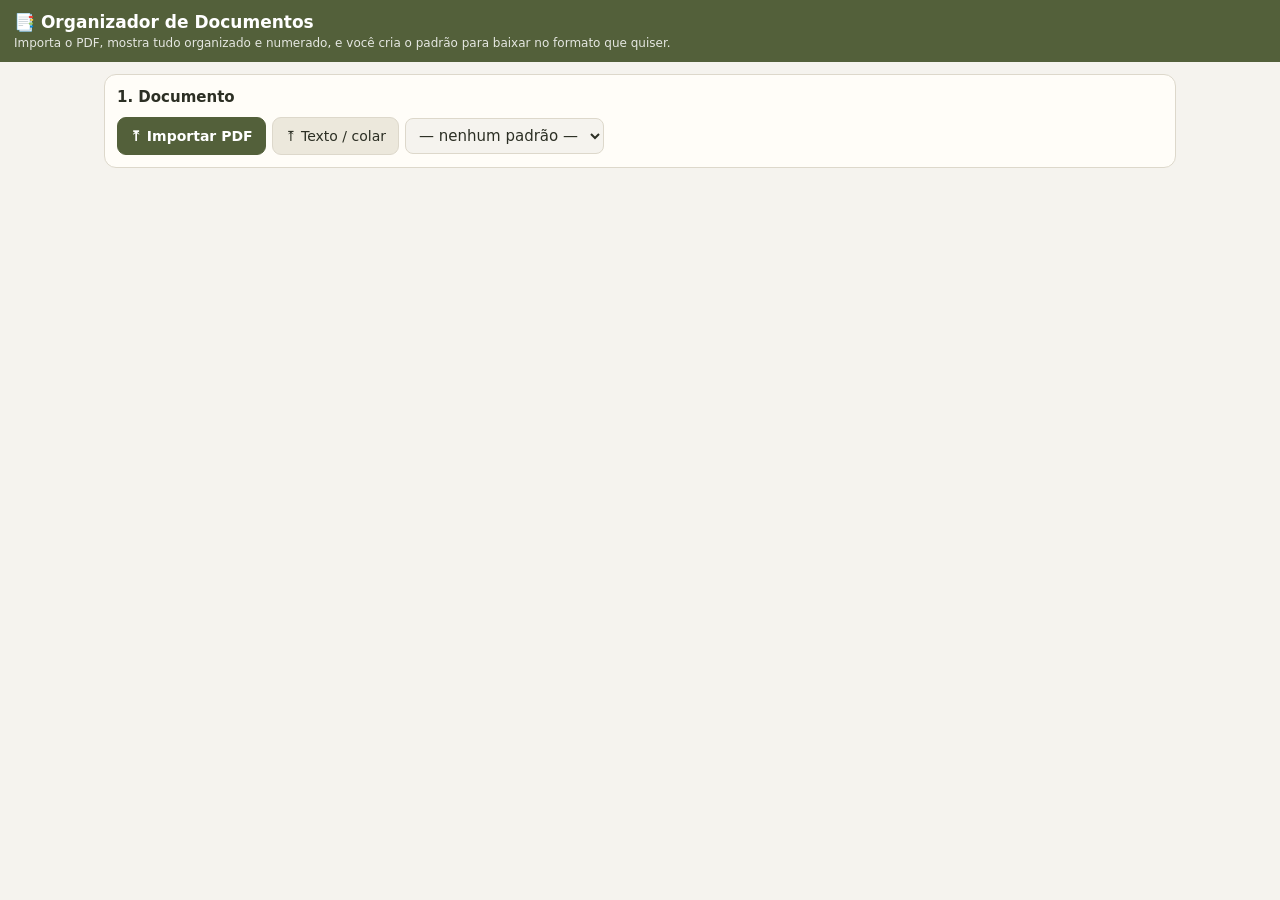
<file: ferramentas/organizador.html>
<!DOCTYPE html>
<html lang="pt-BR">
<head>
<meta charset="utf-8">
<meta name="viewport" content="width=device-width, initial-scale=1, viewport-fit=cover">
<meta name="theme-color" content="#53603a">
<title>Organizador de Documentos</title>
<style>
  :root { --bg:#f5f3ee; --bg2:#fffdf8; --bg3:#ece8dc; --line:#ddd8cb; --tx:#2c2f24; --mut:#6f7363; --acc:#53603a; --acc2:#66764a; --ok:#2f7d4f; --bad:#b3261e; --warn:#a86a12; --mono:ui-monospace,"Cascadia Code",Consolas,Menlo,monospace; }
  @media (prefers-color-scheme: dark) { :root { --bg:#15170f; --bg2:#1d2016; --bg3:#2a2e20; --line:#343929; --tx:#e8e6dc; --mut:#a3a690; --acc:#9db36d; --acc2:#b4c98a; } }
  * { box-sizing: border-box; } [hidden] { display: none !important; }
  body { margin: 0; background: var(--bg); color: var(--tx); font: 15px/1.45 system-ui,-apple-system,"Segoe UI",Roboto,sans-serif; }
  header { position: sticky; top: 0; z-index: 6; background: var(--acc); color: #fff; padding: 10px 14px; padding-top: max(10px, env(safe-area-inset-top)); }
  header h1 { margin: 0; font-size: 17px; }
  header .sub { font-size: 12px; opacity: .85; }
  main { max-width: 1100px; margin: 0 auto; padding: 12px 14px 80px; }
  .card { background: var(--bg2); border: 1px solid var(--line); border-radius: 12px; padding: 12px; margin-bottom: 10px; }
  .card h2 { font-size: 15px; margin: 0 0 8px; }
  .row { display: flex; gap: 6px; flex-wrap: wrap; align-items: center; }
  .btn { font: inherit; font-size: 14px; padding: 8px 12px; border-radius: 9px; border: 1px solid var(--line); background: var(--bg3); color: var(--tx); cursor: pointer; white-space: nowrap; }
  .btn.p { background: var(--acc); border-color: var(--acc); color: #fff; font-weight: 600; }
  .btn.s { padding: 4px 9px; font-size: 13px; }
  .btn.d { color: var(--bad); }
  .inp, select.inp { font: inherit; font-size: 15px; padding: 7px 9px; border-radius: 8px; border: 1px solid var(--line); background: var(--bg); color: var(--tx); }
  .muted { color: var(--mut); } .small { font-size: 12.5px; }
  .msg { padding: 9px 12px; border-radius: 9px; font-size: 14px; margin: 8px 0; white-space: pre-wrap; }
  .msg.err { background: #b3261e1a; color: var(--bad); } .msg.ok { background: #2f7d4f1a; color: var(--ok); }
  .tabs { display: flex; gap: 4px; flex-wrap: wrap; margin-bottom: 8px; }
  .tab { font: inherit; font-size: 13.5px; padding: 6px 12px; border-radius: 99px; border: 1px solid var(--line); background: var(--bg3); color: var(--tx); cursor: pointer; }
  .tab.on { background: var(--acc); border-color: var(--acc); color: #fff; }
  .scroll { overflow: auto; max-height: 65vh; border: 1px solid var(--line); border-radius: 10px; background: var(--bg2); }
  table { border-collapse: collapse; font-size: 12.5px; width: max-content; min-width: 100%; }
  th, td { border-bottom: 1px solid var(--line); padding: 4px 7px; text-align: left; vertical-align: top; white-space: pre; }
  th { position: sticky; top: 0; background: var(--bg3); z-index: 1; font-weight: 600; }
  td.n { color: var(--mut); font-family: var(--mono); font-size: 11px; text-align: right; }
  td.c { font-family: var(--mono); }
  tr.ign td { opacity: .35; text-decoration: line-through; }
  tr.dado td { background: #2f7d4f14; }
  tr.ctx td { background: #a86a1214; }
  tr.pick { cursor: pointer; } tr.pick:hover td { background: #53603a22; }
  .tipo { font-size: 10px; padding: 0 5px; border-radius: 5px; background: var(--bg3); border: 1px solid var(--line); margin-left: 3px; font-family: system-ui; }
  .regra { border: 1px solid var(--line); border-radius: 10px; padding: 8px; margin-bottom: 6px; background: var(--bg); }
  .regra .row { margin-top: 4px; }
  .grid2 { display: grid; gap: 8px; grid-template-columns: 1fr; } @media (min-width: 720px) { .grid2 { grid-template-columns: 1fr 1fr; } }
  textarea.inp { width: 100%; font-family: var(--mono); font-size: 13px; }
  .pill { font-size: 11px; padding: 1px 7px; border-radius: 99px; background: var(--bg3); border: 1px solid var(--line); }
  .modal { position: fixed; inset: 0; background: rgba(0,0,0,.5); z-index: 30; display: flex; align-items: center; justify-content: center; padding: 14px; }
  .modal > div { background: var(--bg2); border: 1px solid var(--line); border-radius: 14px; padding: 14px; width: 100%; max-width: 640px; max-height: 90vh; overflow: auto; }
</style>
</head>
<body>
<header><h1>📑 Organizador de Documentos</h1><div class="sub">Importa o PDF, mostra tudo organizado e numerado, e você cria o padrão para baixar no formato que quiser.</div></header>
<main>
  <div class="card">
    <h2>1. Documento</h2>
    <div class="row">
      <button class="btn p" id="b-pdf">⤒ Importar PDF</button>
      <button class="btn" id="b-txt">⤒ Texto / colar</button>
      <select class="inp" id="padrao-sel" title="Padrão salvo"><option value="">— nenhum padrão —</option></select>
      <span class="muted small" id="doc-info"></span>
    </div>
    <input type="file" id="f-pdf" accept=".pdf,application/pdf" hidden>
    <div id="status"></div>
  </div>

  <div id="area" hidden>
    <div class="tabs" id="tabs">
      <button class="tab on" data-t="linhas">🔢 Linhas organizadas</button>
      <button class="tab" data-t="regras">🧩 Padrão (regras)</button>
      <button class="tab" data-t="resultado">✅ Resultado</button>
      <button class="tab" data-t="exportar">⤓ Baixar</button>
    </div>

    <div data-p="linhas">
      <div class="row small muted" style="margin-bottom:6px">
        <span>Toque numa linha de dado (ex.: uma competência com valor) para criar uma regra a partir dela.</span>
        <label class="row"><input type="checkbox" id="so-pag"> separar por página</label>
        <label class="row">Junção de colunas <input class="inp" id="gap" type="number" min="1" max="30" step="0.5" style="width:70px"></label>
        <input class="inp" id="q" placeholder="🔍 Procurar…" style="flex:1;min-width:120px">
      </div>
      <div class="scroll" id="v-linhas"></div>
    </div>

    <div data-p="regras" hidden>
      <div class="card">
        <div class="row" style="justify-content:space-between"><h2 style="margin:0">Regras do padrão</h2>
          <div class="row"><button class="btn s" id="r-add-dado">＋ Linha de dados</button><button class="btn s" id="r-add-ign">＋ Ignorar linhas</button><button class="btn s" id="r-add-ctx">＋ Valor de cabeçalho</button></div></div>
        <p class="small muted">As regras são testadas de cima para baixo, em cada linha. <b>Ignorar</b> tira cabeçalho/rodapé. <b>Linha de dados</b> vira um registro. <b>Valor de cabeçalho</b> (ex.: o órgão, o vínculo) vale para as linhas de dados que vêm depois.</p>
        <div id="v-regras"></div>
        <div class="grid2" style="margin-top:8px">
          <label class="small">Moeda
            <select class="inp" id="op-moeda" style="width:100%"><option value="data">Descobrir pela data (antes do Real: Cr$, Cz$, NCz$, CR$)</option><option value="texto">Só se estiver escrita no documento</option><option value="nao">Não usar moeda</option></select></label>
          <label class="small">Formato da competência na saída
            <select class="inp" id="op-comp" style="width:100%"><option value="MM/AAAA">MM/AAAA (01/2001)</option><option value="AAAA-MM">AAAA-MM (2001-01)</option><option value="DD/MM/AAAA">01/MM/AAAA</option></select></label>
        </div>
        <div class="row" style="margin-top:10px">
          <input class="inp" id="padrao-nome" placeholder="Nome do padrão (ex.: CTC Estado de MG)" style="flex:1;min-width:180px">
          <button class="btn p" id="padrao-salvar">💾 Salvar padrão</button>
          <button class="btn" id="padrao-exp">⤓ Exportar padrão</button>
          <button class="btn" id="padrao-imp">⤒ Importar padrão</button>
          <button class="btn d" id="padrao-del">🗑</button>
          <input type="file" id="f-padrao" accept=".json" hidden>
        </div>
      </div>
    </div>

    <div data-p="resultado" hidden>
      <div class="row small muted" style="margin-bottom:6px" id="res-info"></div>
      <div class="scroll" id="v-res"></div>
    </div>

    <div data-p="exportar" hidden>
      <div class="card">
        <h2>Formato de saída</h2>
        <div class="row" style="margin-bottom:8px">
          <label class="row"><input type="radio" name="fmt" value="csv" checked> Planilha (.csv)</label>
          <label class="row"><input type="radio" name="fmt" value="json"> JSON</label>
          <label class="row"><input type="radio" name="fmt" value="modelo"> Meu modelo</label>
        </div>
        <div id="modelo-box" hidden>
          <p class="small muted" style="margin-top:0">Escreva como cada linha deve sair. Use os campos entre chaves. Ex.: <code>{competencia};{valor};{moeda}</code></p>
          <label class="small">Cabeçalho (primeira linha, opcional)<input class="inp" id="m-cab" style="width:100%" placeholder="Competência;Remuneração;Moeda"></label>
          <label class="small">Cada linha<input class="inp" id="m-lin" style="width:100%;font-family:var(--mono)" placeholder="{competencia};{valor};{moeda}"></label>
          <label class="small">Extensão do arquivo <input class="inp" id="m-ext" value="txt" style="width:90px"></label>
          <div class="small muted" id="m-campos"></div>
        </div>
        <div class="row" style="margin-top:8px">
          <label class="row small">Decimal <select class="inp" id="o-dec"><option value=",">vírgula (1234,56)</option><option value=".">ponto (1234.56)</option></select></label>
          <label class="row small">Separador do .csv <select class="inp" id="o-sep"><option value=";">;</option><option value=",">,</option><option value="\t">tab</option></select></label>
        </div>
        <div class="row" style="margin-top:10px"><button class="btn" id="b-copiar">📋 Copiar</button><button class="btn p" id="b-baixar">⤓ Baixar</button></div>
        <pre class="scroll" id="previa" style="margin-top:8px;padding:8px;font:12px/1.5 var(--mono);white-space:pre"></pre>
      </div>
    </div>
  </div>
</main>

<script type="module">
  // pdf.js (leitura de PDF no próprio navegador, sem IA)
  const FONTES = [
    ['https://cdnjs.cloudflare.com/ajax/libs/pdf.js/4.10.38/pdf.min.mjs', 'https://cdnjs.cloudflare.com/ajax/libs/pdf.js/4.10.38/pdf.worker.min.mjs'],
    ['https://cdn.jsdelivr.net/npm/pdfjs-dist@4.10.38/build/pdf.min.mjs', 'https://cdn.jsdelivr.net/npm/pdfjs-dist@4.10.38/build/pdf.worker.min.mjs'],
  ];
  window.carregarPdfJs = async () => {
    if (window.pdfjsLib) return window.pdfjsLib;
    let erro;
    for (const [lib, worker] of FONTES) {
      try { const m = await import(lib); m.GlobalWorkerOptions.workerSrc = worker; window.pdfjsLib = m; return m; } catch (e) { erro = e; }
    }
    throw new Error('Não consegui carregar o leitor de PDF (precisa de internet na primeira vez). ' + (erro ? erro.message : ''));
  };
</script>
<script>
(function () {
  'use strict';
  const $ = (s, r) => (r || document).querySelector(s);
  const $$ = (s, r) => Array.from((r || document).querySelectorAll(s));
  const esc = (s) => String(s == null ? '' : s).replace(/[&<>"']/g, (c) => ({ '&': '&amp;', '<': '&lt;', '>': '&gt;', '"': '&quot;', "'": '&#39;' }[c]));
  const store = { get(k, d) { try { const v = localStorage.getItem('org:' + k); return v == null ? d : JSON.parse(v); } catch { return d; } }, set(k, v) { try { localStorage.setItem('org:' + k, JSON.stringify(v)); } catch {} } };

  let doc = null;        // { nome, itens: [{pg, x, y, w, str}] }
  let linhas = [];       // [{pg, n, y, celulas:[{x, t}], texto}]
  let regras = [];       // ver novaRegra
  let resultado = [];
  let gap = store.get('gap', 6);
  $('#gap').value = gap;

  // ── Tipos de valor ──────────────────────────────────────────────────────────
  const MESES = { jan: 1, fev: 2, mar: 3, abr: 4, mai: 5, jun: 6, jul: 7, ago: 8, set: 9, out: 10, nov: 11, dez: 12 };
  const RE = {
    data: /^\d{2}\/\d{2}\/\d{4}$/,
    comp: /^(\d{2})\/(\d{4})$|^(jan|fev|mar|abr|mai|jun|jul|ago|set|out|nov|dez)[a-z]*\/?(\d{2,4})$/i,
    valor: /^-?(?:R\$|Cr\$|NCr\$|Cz\$|NCz\$|CR\$)?\s*-?\d{1,3}(?:\.\d{3})*,\d{2}$|^-?\d+,\d{2}$/i,
    num: /^\d+$/,
    moeda: /^(R\$|Cr\$|NCr\$|Cz\$|NCz\$|CR\$)$/i,
  };
  function tipoDe(t) {
    t = t.trim();
    if (!t) return 'vazio';
    if (RE.data.test(t)) return 'data';
    if (RE.comp.test(t)) return 'competência';
    if (RE.valor.test(t)) return 'valor';
    if (RE.moeda.test(t)) return 'moeda';
    if (RE.num.test(t)) return 'número';
    return 'texto';
  }
  function compDe(t) {
    t = String(t || '').trim(); let m;
    if ((m = t.match(/^(\d{2})\/(\d{4})$/))) return { m: +m[1], a: +m[2] };
    if ((m = t.match(/^\d{2}\/(\d{2})\/(\d{4})$/))) return { m: +m[1], a: +m[2] };
    if ((m = t.match(/^(jan|fev|mar|abr|mai|jun|jul|ago|set|out|nov|dez)[a-z]*\/?(\d{2,4})$/i))) { let a = +m[2]; if (a < 100) a += a > 40 ? 1900 : 2000; return { m: MESES[m[1].toLowerCase()], a }; }
    return null;
  }
  function numDe(t) {
    const s = String(t || '').replace(/(R\$|Cr\$|NCr\$|Cz\$|NCz\$|CR\$)/gi, '').trim();
    if (!/\d/.test(s)) return null;
    const n = parseFloat(s.replace(/\./g, '').replace(',', '.'));
    return isNaN(n) ? null : n;
  }
  // Moeda brasileira pela data (competência)
  function moedaPorData(c) {
    if (!c) return '';
    const v = c.a * 100 + c.m;
    if (v < 196702) return 'Cr$ (antigo)';
    if (v < 197005) return 'NCr$';
    if (v < 198603) return 'Cr$';
    if (v < 198901) return 'Cz$';
    if (v < 199003) return 'NCz$';
    if (v < 199308) return 'Cr$';
    if (v < 199407) return 'CR$';
    return 'R$';
  }

  // ── Ler PDF por posição (o "motor": junta linhas pela altura e colunas pelo espaço) ──
  async function lerPdf(file) {
    const pdfjs = await window.carregarPdfJs();
    const pdf = await pdfjs.getDocument({ data: new Uint8Array(await file.arrayBuffer()) }).promise;
    const itens = [];
    for (let p = 1; p <= pdf.numPages; p++) {
      const page = await pdf.getPage(p);
      const vp = page.getViewport({ scale: 1 });
      const tc = await page.getTextContent();
      for (const it of tc.items) {
        if (!it.str || !it.str.trim()) continue;
        const [a, b, c, d, x, y] = it.transform;
        const h = Math.hypot(c, d) || Math.abs(d) || 10;
        itens.push({ pg: p, x, y: vp.height - y, w: it.width || it.str.length * h * 0.5, h, str: it.str });
      }
    }
    return { nome: file.name, paginas: pdf.numPages, itens };
  }
  function organizar() {
    if (!doc) return;
    const porPg = {};
    doc.itens.forEach((it) => (porPg[it.pg] = porPg[it.pg] || []).push(it));
    linhas = [];
    let n = 0;
    Object.keys(porPg).map(Number).sort((a, b) => a - b).forEach((pg) => {
      const its = porPg[pg].slice().sort((a, b) => a.y - b.y || a.x - b.x);
      const grupos = [];
      for (const it of its) {
        const g = grupos.find((gr) => Math.abs(gr.y - it.y) <= Math.max(2, it.h * 0.45));
        if (g) { g.itens.push(it); g.y = (g.y * (g.itens.length - 1) + it.y) / g.itens.length; } else grupos.push({ y: it.y, itens: [it] });
      }
      grupos.sort((a, b) => a.y - b.y).forEach((g) => {
        const ord = g.itens.sort((a, b) => a.x - b.x);
        const cel = [];
        for (const it of ord) {
          const ult = cel[cel.length - 1];
          const espaco = ult ? it.x - (ult.fim) : Infinity;
          if (ult && espaco < gap) { ult.t += (espaco > 1 ? ' ' : '') + it.str; ult.fim = it.x + it.w; }
          else cel.push({ x: it.x, fim: it.x + it.w, t: it.str });
        }
        cel.forEach((c) => (c.t = c.t.replace(/\s+/g, ' ').trim()));
        const celulas = cel.filter((c) => c.t);
        if (!celulas.length) return;
        linhas.push({ pg, n: ++n, y: g.y, celulas, texto: celulas.map((c) => c.t).join(' ') });
      });
    });
  }
  function deTexto(nome, texto) {
    // Texto colado: colunas separadas por tab ou 2+ espaços
    linhas = []; let n = 0;
    texto.split(/\r?\n/).forEach((l) => {
      if (!l.trim()) return;
      const partes = l.split(/\t| {2,}/).map((s) => s.trim()).filter(Boolean);
      linhas.push({ pg: 1, n: ++n, y: n, celulas: partes.map((t, i) => ({ x: i * 100, t })), texto: partes.join(' ') });
    });
    doc = { nome, paginas: 1, itens: null };
  }

  // ── Regras ──────────────────────────────────────────────────────────────────
  // dado:  { tipo:'dado', molde:['competência','valor',...], campos:['competencia','valor',...], minCel }
  // ign:   { tipo:'ign', contem:'texto' }
  // ctx:   { tipo:'ctx', contem:'Órgão:', campo:'orgao', pega:'resto'|'proxima' }
  const CAMPOS = ['(ignorar)', 'competencia', 'data_inicio', 'data_fim', 'valor', 'moeda', 'orgao', 'vinculo', 'cargo', 'dias', 'observacao', 'outro'];
  function moldeDe(l) { return l.celulas.map((c) => tipoDe(c.t)); }
  function bate(l, r) {
    if (r.tipo === 'ign' || r.tipo === 'ctx') return r.contem && l.texto.toLowerCase().includes(r.contem.toLowerCase());
    if (r.tipo === 'dado') {
      const m = moldeDe(l);
      if (m.length < r.molde.length) return false;
      // os tipos "fortes" (data, competência, valor, número) precisam bater; texto é livre
      return r.molde.every((t, i) => t === 'texto' || t === 'vazio' || m[i] === t || (t === 'valor' && m[i] === 'número'));
    }
    return false;
  }
  function aplicar() {
    resultado = [];
    const ctx = {};
    let pendente = null;
    const modoMoeda = $('#op-moeda').value;
    for (const l of linhas) {
      l.estado = '';
      if (pendente) { ctx[pendente] = l.texto; pendente = null; l.estado = 'ctx'; continue; }
      const r = regras.find((x) => bate(l, x));
      if (!r) continue;
      if (r.tipo === 'ign') { l.estado = 'ign'; continue; }
      if (r.tipo === 'ctx') {
        l.estado = 'ctx';
        if (r.pega === 'proxima') pendente = r.campo;
        else { const i = l.texto.toLowerCase().indexOf(r.contem.toLowerCase()); ctx[r.campo] = l.texto.slice(i + r.contem.length).replace(/^[\s:–-]+/, '').trim(); }
        continue;
      }
      l.estado = 'dado';
      const rec = Object.assign({}, ctx, { _pg: l.pg, _linha: l.n });
      r.campos.forEach((campo, i) => {
        if (!campo || campo === '(ignorar)' || !l.celulas[i]) return;
        const t = l.celulas[i].t;
        rec[campo] = rec[campo] ? rec[campo] + ' ' + t : t;
      });
      // normalizações
      if (rec.competencia) { const c = compDe(rec.competencia); if (c) { rec._comp = c; } }
      if (!rec._comp && rec.data_inicio) { const c = compDe(rec.data_inicio); if (c) rec._comp = c; }
      if (rec.valor != null) {
        const mt = String(rec.valor).match(/(NCr\$|NCz\$|Cr\$|Cz\$|CR\$|R\$)/i);
        if (mt && !rec.moeda) rec.moeda = mt[1];
        rec._valor = numDe(rec.valor);
      }
      if (!rec.moeda && modoMoeda === 'data' && rec._comp) rec.moeda = moedaPorData(rec._comp);
      if (modoMoeda === 'nao') delete rec.moeda;
      resultado.push(rec);
    }
  }
  function camposUsados() {
    const s = new Set();
    regras.forEach((r) => { if (r.tipo === 'dado') r.campos.forEach((c) => c && c !== '(ignorar)' && s.add(c)); if (r.tipo === 'ctx') s.add(r.campo); });
    if ($('#op-moeda').value !== 'nao') s.add('moeda');
    const ordem = ['competencia', 'data_inicio', 'data_fim', 'valor', 'moeda', 'orgao', 'vinculo', 'cargo', 'dias', 'observacao', 'outro'];
    return ordem.filter((c) => s.has(c)).concat([...s].filter((c) => !ordem.includes(c)));
  }

  // ── Telas ───────────────────────────────────────────────────────────────────
  function status(t, k) { $('#status').innerHTML = t ? '<div class="msg ' + (k || '') + '">' + t + '</div>' : ''; }
  let aba = 'linhas';
  $('#tabs').onclick = (e) => { const b = e.target.closest('[data-t]'); if (!b) return; aba = b.dataset.t; $$('#tabs .tab').forEach((x) => x.classList.toggle('on', x === b)); $$('[data-p]').forEach((p) => (p.hidden = p.dataset.p !== aba)); tudo(); };

  function tudo() { aplicar(); renderLinhas(); renderRegras(); renderRes(); renderExport(); }

  function renderLinhas() {
    if (aba !== 'linhas') return;
    const q = $('#q').value.trim().toLowerCase();
    const maxC = Math.max(1, ...linhas.map((l) => l.celulas.length));
    const porPg = $('#so-pag').checked;
    let h = '<table><tr><th>Pg</th><th>Nº</th>' + Array.from({ length: maxC }, (_, i) => '<th>Col ' + (i + 1) + '</th>').join('') + '</tr>';
    let pgAnt = 0;
    for (const l of linhas) {
      if (q && !l.texto.toLowerCase().includes(q)) continue;
      if (porPg && l.pg !== pgAnt) { h += '<tr><td colspan="' + (maxC + 2) + '" style="background:var(--bg3);font-weight:600">Página ' + l.pg + '</td></tr>'; pgAnt = l.pg; }
      h += '<tr class="pick ' + (l.estado || '') + '" data-n="' + l.n + '"><td class="n">' + l.pg + '</td><td class="n">' + l.n + '</td>' +
        Array.from({ length: maxC }, (_, i) => { const c = l.celulas[i]; return '<td class="c">' + (c ? esc(c.t) + (tipoDe(c.t) !== 'texto' ? '<span class="tipo">' + tipoDe(c.t) + '</span>' : '') : '') + '</td>'; }).join('') + '</tr>';
    }
    $('#v-linhas').innerHTML = h + '</table>';
  }
  $('#v-linhas').addEventListener('click', (e) => {
    const tr = e.target.closest('tr[data-n]'); if (!tr) return;
    const l = linhas.find((x) => x.n === +tr.dataset.n); if (!l) return;
    escolherRegra(l);
  });
  function escolherRegra(l) {
    modal('<h3 style="margin-top:0">Linha ' + l.n + '</h3><p class="small" style="font-family:var(--mono)">' + esc(l.texto) + '</p>' +
      '<p class="small muted">O que é esta linha?</p><div class="row">' +
      '<button class="btn p" data-x="dado">📊 É uma linha de dados (registro)</button>' +
      '<button class="btn" data-x="ign">🚫 Ignorar linhas como esta</button>' +
      '<button class="btn" data-x="ctx">🏷 É um cabeçalho (vale para as próximas)</button>' +
      '<button class="btn" data-x="0">Cancelar</button></div>', (w, x) => {
      if (x === 'dado') {
        const molde = moldeDe(l);
        const sug = molde.map((t, i) => t === 'competência' ? 'competencia' : t === 'data' ? (molde.slice(0, i).includes('data') ? 'data_fim' : 'data_inicio') : t === 'valor' ? (molde.slice(0, i).includes('valor') ? 'outro' : 'valor') : t === 'moeda' ? 'moeda' : '(ignorar)');
        regras.push({ tipo: 'dado', molde, campos: sug, exemplo: l.texto });
        status('✅ Regra criada. Confira em 🧩 Padrão quais colunas são o quê.', 'ok');
      }
      if (x === 'ign') {
        const sug = l.celulas[0] ? l.celulas[0].t : l.texto;
        const t = prompt('Ignorar toda linha que contém o texto:', sug.slice(0, 60));
        if (t) regras.unshift({ tipo: 'ign', contem: t });
      }
      if (x === 'ctx') {
        const t = prompt('Texto que marca esse cabeçalho (ex.: "Órgão:"):', (l.celulas[0] || {}).t || '');
        if (!t) return;
        const campo = prompt('Nome do campo (ex.: orgao, vinculo, cargo):', 'orgao') || 'orgao';
        const pega = confirm('O valor está na MESMA linha, depois de "' + t + '"?\n\nOK = mesma linha · Cancelar = está na linha de baixo') ? 'resto' : 'proxima';
        regras.unshift({ tipo: 'ctx', contem: t, campo: campo.trim(), pega });
      }
      tudo();
    });
  }

  function renderRegras() {
    if (aba !== 'regras') return;
    if (!regras.length) { $('#v-regras').innerHTML = '<p class="muted small">Nenhuma regra ainda. Vá em 🔢 Linhas e toque numa linha de dados.</p>'; return; }
    $('#v-regras').innerHTML = regras.map((r, i) => {
      const n = linhas.filter((l) => bate(l, r)).length;
      let h = '<div class="regra" data-i="' + i + '"><div class="row" style="justify-content:space-between"><b>' + (r.tipo === 'dado' ? '📊 Linha de dados' : r.tipo === 'ign' ? '🚫 Ignorar' : '🏷 Cabeçalho') + '</b><span class="pill">' + n + ' linha(s)</span>' +
        '<span class="row"><button class="btn s" data-a="sobe">↑</button><button class="btn s" data-a="desce">↓</button><button class="btn s d" data-a="del">🗑</button></span></div>';
      if (r.tipo === 'dado') {
        h += '<div class="small muted" style="font-family:var(--mono);margin:4px 0">ex.: ' + esc(r.exemplo || '') + '</div>';
        h += '<div class="row">' + r.molde.map((t, k) => '<label class="small" style="display:flex;flex-direction:column">Col ' + (k + 1) + ' <span class="muted">(' + t + ')</span><select class="inp" data-a="campo" data-k="' + k + '">' + CAMPOS.map((c) => '<option' + (c === r.campos[k] ? ' selected' : '') + '>' + c + '</option>').join('') + '</select></label>').join('') + '</div>';
      }
      if (r.tipo === 'ign') h += '<div class="row small">contém <input class="inp" data-a="contem" value="' + esc(r.contem) + '" style="flex:1"></div>';
      if (r.tipo === 'ctx') h += '<div class="row small">contém <input class="inp" data-a="contem" value="' + esc(r.contem) + '" style="flex:1"> → campo <input class="inp" data-a="campoctx" value="' + esc(r.campo) + '" style="width:110px"> <select class="inp" data-a="pega"><option value="resto"' + (r.pega === 'resto' ? ' selected' : '') + '>mesma linha</option><option value="proxima"' + (r.pega === 'proxima' ? ' selected' : '') + '>linha de baixo</option></select></div>';
      return h + '</div>';
    }).join('');
  }
  $('#v-regras').addEventListener('click', (e) => {
    const b = e.target.closest('[data-a]'); if (!b || b.tagName === 'SELECT' || b.tagName === 'INPUT') return;
    const i = +b.closest('[data-i]').dataset.i;
    if (b.dataset.a === 'del') regras.splice(i, 1);
    if (b.dataset.a === 'sobe' && i > 0) [regras[i - 1], regras[i]] = [regras[i], regras[i - 1]];
    if (b.dataset.a === 'desce' && i < regras.length - 1) [regras[i + 1], regras[i]] = [regras[i], regras[i + 1]];
    tudo();
  });
  $('#v-regras').addEventListener('change', (e) => {
    const el = e.target, box = el.closest('[data-i]'); if (!box) return;
    const r = regras[+box.dataset.i];
    if (el.dataset.a === 'campo') r.campos[+el.dataset.k] = el.value;
    if (el.dataset.a === 'contem') r.contem = el.value;
    if (el.dataset.a === 'campoctx') r.campo = el.value.trim() || 'outro';
    if (el.dataset.a === 'pega') r.pega = el.value;
    tudo();
  });
  $('#r-add-ign').onclick = () => { const t = prompt('Ignorar linhas que contêm:'); if (t) { regras.unshift({ tipo: 'ign', contem: t }); tudo(); } };
  $('#r-add-ctx').onclick = () => { const t = prompt('Texto que marca o cabeçalho (ex.: "Órgão:"):'); if (!t) return; const c = prompt('Nome do campo:', 'orgao') || 'orgao'; regras.unshift({ tipo: 'ctx', contem: t, campo: c, pega: 'resto' }); tudo(); };
  $('#r-add-dado').onclick = () => { aba = 'linhas'; $$('#tabs .tab').forEach((x) => x.classList.toggle('on', x.dataset.t === 'linhas')); $$('[data-p]').forEach((p) => (p.hidden = p.dataset.p !== 'linhas')); tudo(); status('Toque numa linha de dados para criar a regra a partir dela.'); };
  ['#op-moeda', '#op-comp'].forEach((s) => $(s).addEventListener('change', tudo));

  function fmtComp(c, f) {
    if (!c) return '';
    const mm = String(c.m).padStart(2, '0');
    return f === 'AAAA-MM' ? c.a + '-' + mm : f === 'DD/MM/AAAA' ? '01/' + mm + '/' + c.a : mm + '/' + c.a;
  }
  function saida(rec, dec) {
    const o = {};
    for (const c of camposUsados()) {
      let v = rec[c];
      if (c === 'competencia') v = rec._comp ? fmtComp(rec._comp, $('#op-comp').value) : (v || '');
      else if (c === 'valor') v = rec._valor != null ? rec._valor.toFixed(2).replace('.', dec) : (v || '');
      o[c] = v == null ? '' : String(v);
    }
    return o;
  }
  function renderRes() {
    if (aba !== 'resultado') return;
    const cols = camposUsados();
    const comps = resultado.filter((r) => r._comp).map((r) => r._comp.a * 12 + r._comp.m - 1).sort((a, b) => a - b);
    let faltam = [];
    if (comps.length > 1) { const set = new Set(comps); for (let k = comps[0]; k <= comps[comps.length - 1]; k++) if (!set.has(k)) faltam.push(String((k % 12) + 1).padStart(2, '0') + '/' + Math.floor(k / 12)); }
    const dup = comps.filter((c, i) => i && c === comps[i - 1]).length;
    const total = resultado.reduce((a, r) => a + (r._valor && (!r.moeda || r.moeda === 'R$') ? r._valor : 0), 0);
    $('#res-info').innerHTML = '<b>' + resultado.length + ' registro(s)</b>' + (comps.length ? ' · de ' + fmtComp({ m: comps[0] % 12 + 1, a: Math.floor(comps[0] / 12) }) + ' a ' + fmtComp({ m: comps[comps.length - 1] % 12 + 1, a: Math.floor(comps[comps.length - 1] / 12) }) : '') +
      (faltam.length ? ' · <span style="color:var(--warn)">⚠ ' + faltam.length + ' mês(es) faltando</span>' : '') + (dup ? ' · <span style="color:var(--warn)">⚠ ' + dup + ' competência(s) repetida(s)</span>' : '') + (total ? ' · soma em R$: ' + total.toLocaleString('pt-BR', { minimumFractionDigits: 2 }) : '');
    if (!resultado.length) { $('#v-res').innerHTML = '<p class="muted small" style="padding:10px">Nada ainda. Crie uma regra de "Linha de dados".</p>'; return; }
    $('#v-res').innerHTML = '<table><tr><th>Pg/Linha</th>' + cols.map((c) => '<th>' + esc(c) + '</th>').join('') + '</tr>' +
      resultado.map((r) => { const o = saida(r, ','); return '<tr><td class="n">' + r._pg + '/' + r._linha + '</td>' + cols.map((c) => '<td class="c">' + esc(o[c]) + '</td>').join('') + '</tr>'; }).join('') + '</table>' +
      (faltam.length ? '<p class="small" style="padding:8px;color:var(--warn)">Meses faltando: ' + faltam.join(', ') + '</p>' : '');
  }

  // ── Exportar ────────────────────────────────────────────────────────────────
  function gerar() {
    const fmt = ($('[name=fmt]:checked') || {}).value || 'csv';
    const dec = $('#o-dec').value, cols = camposUsados();
    if (fmt === 'json') return { texto: JSON.stringify(resultado.map((r) => Object.assign(saida(r, '.'), { pagina: r._pg, linha: r._linha })), null, 2), ext: 'json', tipo: 'application/json' };
    if (fmt === 'modelo') {
      const lin = $('#m-lin').value || cols.map((c) => '{' + c + '}').join(';');
      const corpo = resultado.map((r) => { const o = saida(r, dec); return lin.replace(/\{(\w+)\}/g, (_, k) => o[k] != null ? o[k] : k === 'pagina' ? r._pg : k === 'linha' ? r._linha : ''); });
      const cab = $('#m-cab').value;
      return { texto: (cab ? cab + '\r\n' : '') + corpo.join('\r\n') + '\r\n', ext: ($('#m-ext').value || 'txt').replace(/^\./, ''), tipo: 'text/plain' };
    }
    const sep = $('#o-sep').value === '\\t' ? '\t' : $('#o-sep').value;
    const q = (v) => /["\n\r]/.test(v) || v.includes(sep) ? '"' + v.replace(/"/g, '""') + '"' : v;
    return { texto: '﻿' + [cols.join(sep)].concat(resultado.map((r) => { const o = saida(r, dec); return cols.map((c) => q(o[c])).join(sep); })).join('\r\n') + '\r\n', ext: 'csv', tipo: 'text/csv' };
  }
  function renderExport() {
    if (aba !== 'exportar') return;
    $('#modelo-box').hidden = (($('[name=fmt]:checked') || {}).value) !== 'modelo';
    $('#m-campos').innerHTML = 'Campos: ' + camposUsados().concat(['pagina', 'linha']).map((c) => '<code>{' + c + '}</code>').join(' ');
    $('#previa').textContent = resultado.length ? gerar().texto.replace(/^﻿/, '') : '(nada para exportar ainda)';
  }
  $$('[name=fmt]').forEach((r) => r.addEventListener('change', renderExport));
  ['#m-cab', '#m-lin', '#m-ext', '#o-dec', '#o-sep'].forEach((s) => $(s).addEventListener('input', renderExport));
  $('#b-baixar').onclick = () => {
    if (!resultado.length) return status('Nada para baixar ainda.', 'err');
    const g = gerar(); const nome = (doc ? doc.nome.replace(/\.[^.]+$/, '') : 'documento') + '-organizado.' + g.ext;
    const a = document.createElement('a'); a.href = URL.createObjectURL(new Blob([g.texto], { type: g.tipo + ';charset=utf-8' })); a.download = nome; document.body.appendChild(a); a.click(); a.remove();
  };
  $('#b-copiar').onclick = async () => { const g = gerar(); try { await navigator.clipboard.writeText(g.texto.replace(/^﻿/, '')); status('📋 Copiado', 'ok'); } catch { status('Não deu para copiar; use Baixar.', 'err'); } };

  // ── Padrões salvos ──────────────────────────────────────────────────────────
  const padroes = () => store.get('padroes', {});
  function renderPadroes(sel) {
    const p = padroes();
    $('#padrao-sel').innerHTML = '<option value="">— nenhum padrão —</option>' + Object.keys(p).sort().map((n) => '<option' + (n === sel ? ' selected' : '') + '>' + esc(n) + '</option>').join('');
  }
  function padraoAtual() { return { regras, gap, moeda: $('#op-moeda').value, comp: $('#op-comp').value, fmt: (($('[name=fmt]:checked') || {}).value), modelo: { cab: $('#m-cab').value, lin: $('#m-lin').value, ext: $('#m-ext').value }, dec: $('#o-dec').value, sep: $('#o-sep').value }; }
  function usarPadrao(p) {
    regras = JSON.parse(JSON.stringify(p.regras || []));
    if (p.gap) { gap = p.gap; $('#gap').value = gap; }
    if (p.moeda) $('#op-moeda').value = p.moeda;
    if (p.comp) $('#op-comp').value = p.comp;
    if (p.fmt) { const r = $('[name=fmt][value="' + p.fmt + '"]'); if (r) r.checked = true; }
    if (p.modelo) { $('#m-cab').value = p.modelo.cab || ''; $('#m-lin').value = p.modelo.lin || ''; $('#m-ext').value = p.modelo.ext || 'txt'; }
    if (p.dec) $('#o-dec').value = p.dec; if (p.sep) $('#o-sep').value = p.sep;
    if (doc && doc.itens) organizar();
    tudo();
  }
  $('#padrao-salvar').onclick = () => {
    const n = $('#padrao-nome').value.trim() || $('#padrao-sel').value;
    if (!n) return status('Dê um nome para o padrão.', 'err');
    const p = padroes(); p[n] = padraoAtual(); store.set('padroes', p); renderPadroes(n); status('💾 Padrão "' + esc(n) + '" salvo. Da próxima vez: importe o PDF e escolha o padrão.', 'ok');
  };
  $('#padrao-sel').onchange = (e) => { const p = padroes()[e.target.value]; if (p) { $('#padrao-nome').value = e.target.value; usarPadrao(p); status('Padrão "' + esc(e.target.value) + '" aplicado.', 'ok'); } };
  $('#padrao-del').onclick = () => { const n = $('#padrao-sel').value; if (!n || !confirm('Apagar o padrão "' + n + '"?')) return; const p = padroes(); delete p[n]; store.set('padroes', p); renderPadroes(); };
  $('#padrao-exp').onclick = () => { const n = $('#padrao-nome').value.trim() || 'padrao'; const a = document.createElement('a'); a.href = URL.createObjectURL(new Blob([JSON.stringify({ nome: n, padrao: padraoAtual() }, null, 2)], { type: 'application/json' })); a.download = n.replace(/[^\w-]+/g, '-') + '.padrao.json'; a.click(); };
  $('#padrao-imp').onclick = () => $('#f-padrao').click();
  $('#f-padrao').onchange = async (e) => {
    const f = e.target.files[0]; e.target.value = ''; if (!f) return;
    try { const j = JSON.parse(await f.text()); const n = j.nome || f.name.replace(/\.padrao\.json$|\.json$/, ''); const p = padroes(); p[n] = j.padrao || j; store.set('padroes', p); renderPadroes(n); $('#padrao-nome').value = n; usarPadrao(p[n]); status('⤒ Padrão "' + esc(n) + '" importado.', 'ok'); }
    catch (er) { status('Arquivo de padrão inválido: ' + esc(er.message), 'err'); }
  };

  // ── Importar ────────────────────────────────────────────────────────────────
  $('#b-pdf').onclick = () => $('#f-pdf').click();
  $('#f-pdf').onchange = async (e) => {
    const f = e.target.files[0]; e.target.value = ''; if (!f) return;
    status('Lendo o PDF…');
    try {
      doc = await lerPdf(f);
      if (!doc.itens.length) { status('⚠ Esse PDF não tem texto (é imagem/escaneado). Ele precisa de OCR antes.', 'err'); return; }
      organizar(); depoisDeAbrir();
      status('✅ ' + esc(f.name) + ': ' + doc.paginas + ' página(s), ' + linhas.length + ' linhas.', 'ok');
    } catch (er) { status('⚠ ' + esc(er.message), 'err'); }
  };
  $('#b-txt').onclick = () => {
    modal('<h3 style="margin-top:0">Texto do documento</h3><p class="small muted">Cole o texto (colunas separadas por TAB ou 2+ espaços), ou abra um .txt/.csv.</p><textarea class="inp" id="tx" rows="12"></textarea><input type="file" id="txf" accept=".txt,.csv,.tsv,text/*"><div class="row" style="justify-content:flex-end;margin-top:8px"><button class="btn" data-x="0">Cancelar</button><button class="btn p" data-x="1">Usar</button></div>',
      (w, x) => { if (x !== '1') return; const t = $('#tx', w).value; if (!t.trim()) return; deTexto('texto-colado', t); depoisDeAbrir(); status('✅ ' + linhas.length + ' linhas.', 'ok'); },
      (w) => { $('#txf', w).onchange = async (ev) => { const f = ev.target.files[0]; if (f) $('#tx', w).value = await f.text(); }; });
  };
  function depoisDeAbrir() {
    $('#area').hidden = false;
    $('#doc-info').textContent = doc ? doc.nome + ' · ' + linhas.length + ' linhas' : '';
    tudo();
  }
  $('#q').oninput = renderLinhas;
  $('#so-pag').onchange = renderLinhas;
  $('#gap').onchange = (e) => { gap = Math.max(1, +e.target.value || 6); store.set('gap', gap); if (doc && doc.itens) { organizar(); tudo(); } };

  function modal(html, done, init) {
    const w = document.createElement('div'); w.className = 'modal'; w.innerHTML = '<div>' + html + '</div>'; document.body.appendChild(w);
    if (init) init(w);
    w.addEventListener('click', (e) => { const b = e.target.closest('[data-x]'); if (!b && e.target !== w) return; const x = b ? b.dataset.x : '0'; w.remove(); done(w, x); });
  }
  renderPadroes();
  window.__org = { get linhas() { return linhas; }, get regras() { return regras; }, get resultado() { return resultado; }, moedaPorData, compDe };
})();
</script>
</body>
</html>
</file>
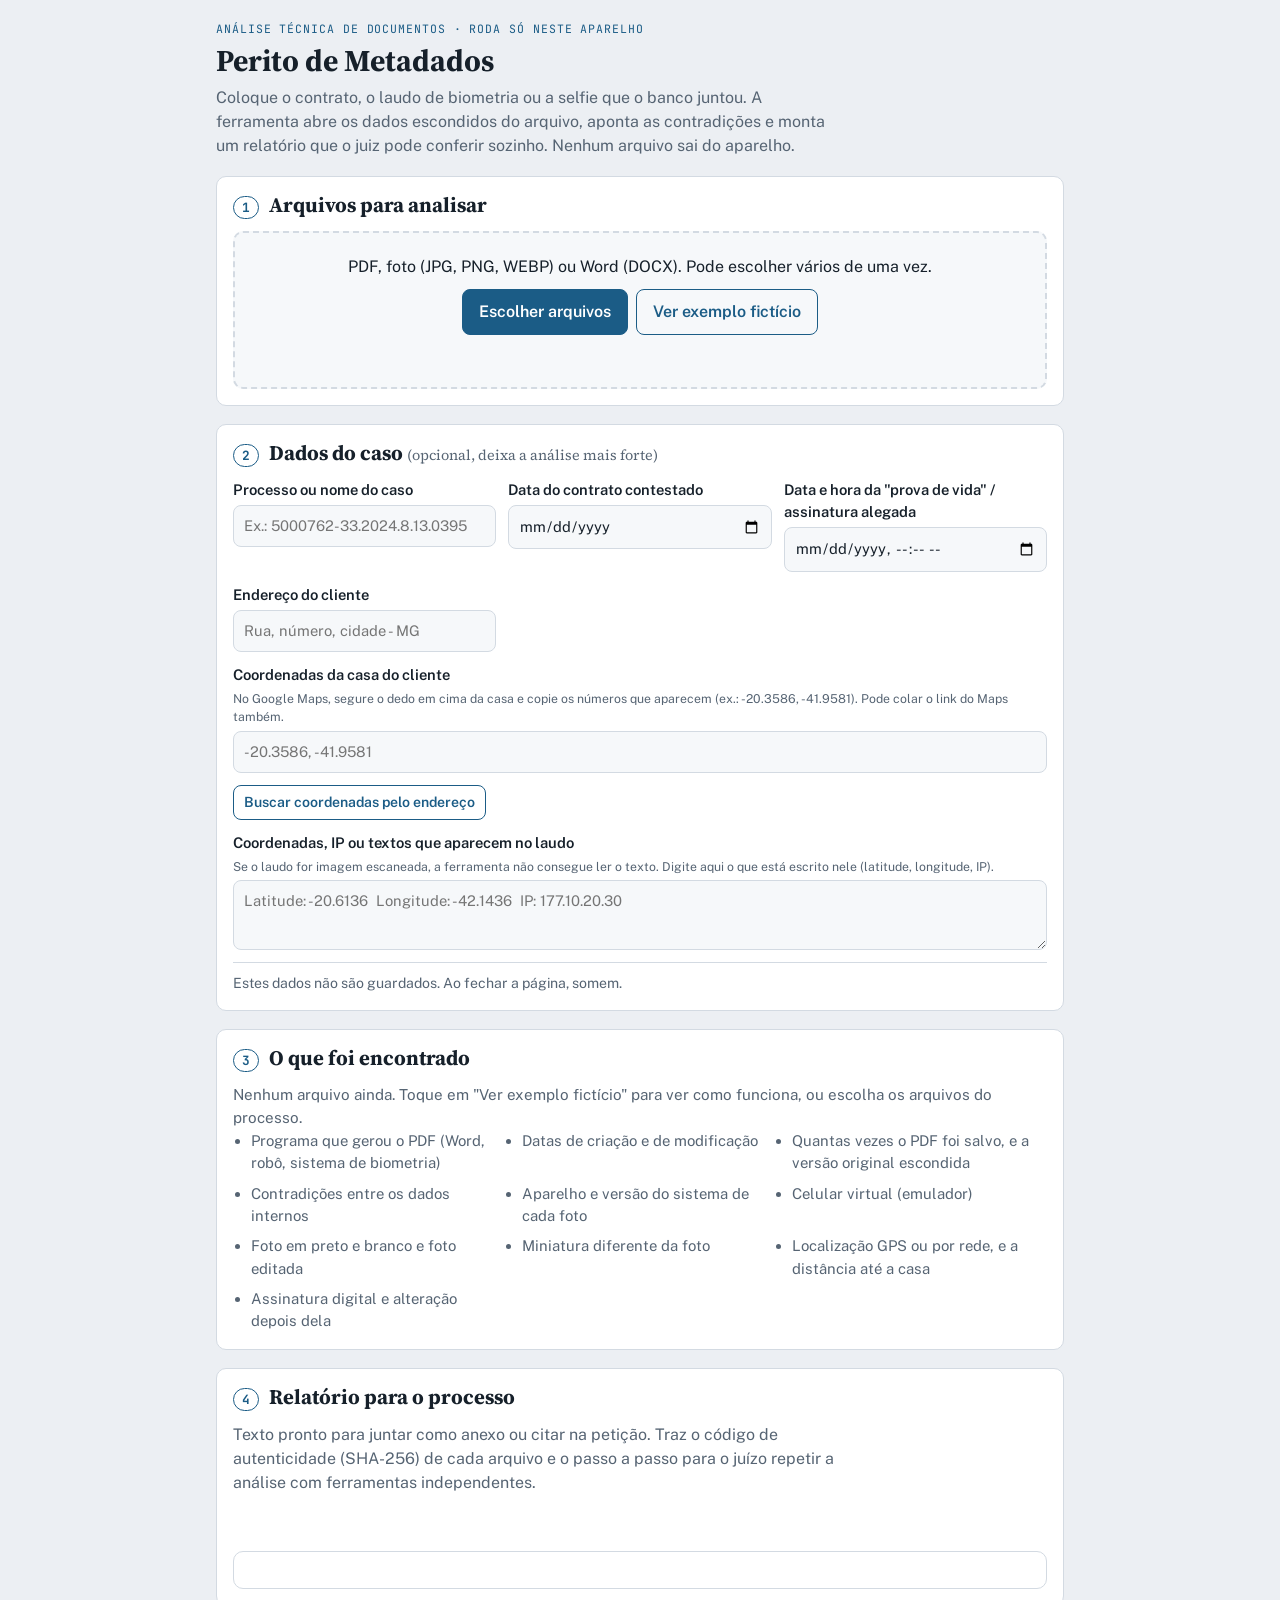
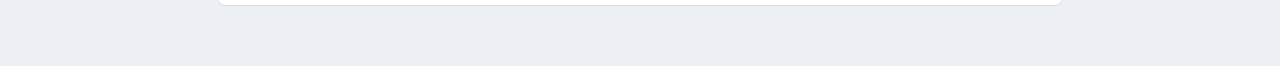
<file: ferramentas/perito.html>
<!doctype html>
<html lang="pt-BR">
<head>
<meta charset="utf-8">
<meta name="viewport" content="width=device-width, initial-scale=1, viewport-fit=cover">
<meta name="theme-color" content="#1b5c86">
<title>Perito de Metadados</title>
<link rel="preconnect" href="https://fonts.googleapis.com">
<link rel="preconnect" href="https://fonts.gstatic.com" crossorigin>
<link rel="stylesheet" href="https://fonts.googleapis.com/css2?family=Public+Sans:wght@400;600;700&family=Source+Serif+4:opsz,wght@8..60,600;8..60,700&family=JetBrains+Mono:wght@400;600&display=swap">
<style>
/* Layout: bancada de perícia em uma coluna — arquivos e dados do caso no topo, achados por gravidade, laudo no fim */
:root{
  --bg:#eceff3; --papel:#ffffff; --tinta:#16202a; --suave:#566473; --linha:#d3dae2; --campo:#f6f8fa;
  --acento:#1b5c86; --acento-forte:#134566; --acento-txt:#ffffff;
  --alto:#a8241c; --alto-bg:#fbe8e6; --medio:#7d5300; --medio-bg:#fff3d2; --ok:#1d6638; --ok-bg:#e3f3e8; --info:#2b5574; --info-bg:#e5edf4;
  --f-tit:"Source Serif 4", Georgia, "Times New Roman", serif;
  --f-txt:"Public Sans", system-ui, -apple-system, "Segoe UI", Roboto, sans-serif;
  --f-mono:"JetBrains Mono", ui-monospace, Menlo, Consolas, monospace;
  --raio:10px;
}
@media (prefers-color-scheme: dark){ :root:not([data-theme="light"]){
  --bg:#10161c; --papel:#182129; --tinta:#e4eaf0; --suave:#9aa9b8; --linha:#2c3a47; --campo:#121a21;
  --acento:#5aa7da; --acento-forte:#8cc4ea; --acento-txt:#08131c;
  --alto:#ff8f86; --alto-bg:#3a1a18; --medio:#f2c35b; --medio-bg:#33280f; --ok:#7fd49a; --ok-bg:#15301f; --info:#8fbfe3; --info-bg:#172a3a;
  color-scheme:dark; } }
:root[data-theme="dark"]{
  --bg:#10161c; --papel:#182129; --tinta:#e4eaf0; --suave:#9aa9b8; --linha:#2c3a47; --campo:#121a21;
  --acento:#5aa7da; --acento-forte:#8cc4ea; --acento-txt:#08131c;
  --alto:#ff8f86; --alto-bg:#3a1a18; --medio:#f2c35b; --medio-bg:#33280f; --ok:#7fd49a; --ok-bg:#15301f; --info:#8fbfe3; --info-bg:#172a3a;
  color-scheme:dark; }
*{box-sizing:border-box}
body{background:var(--bg);color:var(--tinta);font-family:var(--f-txt);font-size:16px;line-height:1.5;margin:0}
.pagina{max-width:880px;margin:0 auto;padding-inline:16px;padding-block:20px 60px;display:flex;flex-direction:column;gap:18px}
h1,h2,h3{font-family:var(--f-tit);text-wrap:balance;margin:0;line-height:1.2}
h1{font-size:1.9rem}
h2{font-size:1.3rem}
h3{font-size:1.08rem}
p{margin:0}
.topo{display:flex;flex-direction:column;gap:6px}
.selo{font-family:var(--f-mono);font-size:.72rem;letter-spacing:.08em;text-transform:uppercase;color:var(--acento)}
.sub{color:var(--suave);max-width:62ch}
.bloco{background:var(--papel);border:1px solid var(--linha);border-radius:var(--raio);padding:16px;display:flex;flex-direction:column;gap:12px;min-width:0}
.passo{display:flex;align-items:baseline;gap:10px}
.passo b{font-family:var(--f-mono);font-size:.8rem;color:var(--acento);border:1px solid var(--acento);border-radius:99px;padding:1px 8px;flex:none}
.soltar{border:2px dashed var(--linha);border-radius:var(--raio);padding:22px 14px;text-align:center;display:flex;flex-direction:column;gap:10px;align-items:center;background:var(--campo)}
.soltar.sobre{border-color:var(--acento)}
.btn{font:inherit;font-weight:600;border-radius:8px;border:1px solid var(--acento);background:var(--acento);color:var(--acento-txt);padding:10px 16px;cursor:pointer;min-height:44px}
.btn.sec{background:transparent;color:var(--acento)}
.btn.peq{padding:6px 10px;min-height:34px;font-size:.88rem}
.btn:focus-visible,input:focus-visible,textarea:focus-visible,summary:focus-visible{outline:3px solid var(--acento-forte);outline-offset:2px}
.linha-btns{display:flex;flex-wrap:wrap;gap:8px}
label.campo{display:flex;flex-direction:column;gap:4px;font-weight:600;font-size:.92rem}
label.campo small{font-weight:400;color:var(--suave)}
input[type=text],input[type=date],input[type=datetime-local],textarea{font:inherit;font-weight:400;border:1px solid var(--linha);border-radius:8px;padding:9px 10px;background:var(--campo);color:var(--tinta);width:100%}
textarea{min-height:70px;resize:vertical}
.grade2{display:grid;grid-template-columns:repeat(auto-fit,minmax(230px,1fr));gap:12px}
details>summary{cursor:pointer;font-weight:600}
.resumo{display:flex;flex-wrap:wrap;gap:8px}
.pilula{display:inline-flex;align-items:center;gap:6px;border-radius:99px;padding:4px 12px;font-weight:700;font-size:.9rem}
.p-alto{background:var(--alto-bg);color:var(--alto)}
.p-medio{background:var(--medio-bg);color:var(--medio)}
.p-info{background:var(--info-bg);color:var(--info)}
.p-ok{background:var(--ok-bg);color:var(--ok)}
.alertas{display:flex;flex-direction:column;gap:8px;margin:0;padding:0;list-style:none}
.alerta{border-left:5px solid var(--info);background:var(--info-bg);padding:10px 12px;border-radius:0 8px 8px 0;display:flex;flex-direction:column;gap:3px;min-width:0}
.alerta.alto{border-color:var(--alto);background:var(--alto-bg)}
.alerta.medio{border-color:var(--medio);background:var(--medio-bg)}
.alerta .nv{font-family:var(--f-mono);font-size:.7rem;letter-spacing:.08em;text-transform:uppercase}
.alerta.alto .nv{color:var(--alto)} .alerta.medio .nv{color:var(--medio)} .alerta.info .nv{color:var(--info)}
.alerta .tt{font-weight:700}
.alerta .dt{font-size:.93rem;overflow-wrap:anywhere}
.alerta .pq{font-size:.88rem;color:var(--suave)}
.arquivo{gap:14px}
.arq-cab{display:flex;flex-wrap:wrap;justify-content:space-between;gap:8px;align-items:baseline}
.mono{font-family:var(--f-mono);font-size:.82rem;overflow-wrap:anywhere}
.hash{background:var(--campo);border:1px solid var(--linha);border-radius:8px;padding:8px 10px;display:flex;gap:8px;align-items:center;flex-wrap:wrap}
.hash .mono{flex:1;min-width:0}
.rol{overflow-x:auto}
.rol table{min-width:520px}
table{border-collapse:collapse;width:100%;font-size:.9rem;font-variant-numeric:tabular-nums}
th,td{text-align:left;padding:6px 8px;border-bottom:1px solid var(--linha);vertical-align:top}
th{font-weight:600;color:var(--suave);white-space:nowrap}
td{overflow-wrap:anywhere}
.kv{display:grid;grid-template-columns:minmax(120px,38%) 1fr;gap:0;font-size:.92rem}
.kv>div{padding:6px 4px;border-bottom:1px solid var(--linha);min-width:0;overflow-wrap:anywhere}
.kv>div:nth-child(odd){color:var(--suave)}
.kv small{font-family:var(--f-mono);font-size:.72rem;color:var(--suave)}
.imagens{display:grid;grid-template-columns:repeat(auto-fill,minmax(250px,1fr));gap:12px}
.img-card{border:1px solid var(--linha);border-radius:8px;padding:10px;display:flex;flex-direction:column;gap:8px;min-width:0;background:var(--campo)}
.img-card .vis{display:flex;gap:6px}
.img-card .vis figure{margin:0;flex:1;min-width:0;display:flex;flex-direction:column;gap:2px}
.img-card img{width:100%;height:150px;object-fit:contain;background:#000;border-radius:4px}
.img-card figcaption{font-size:.75rem;color:var(--suave)}
.tempo{list-style:none;margin:0;padding:0;display:flex;flex-direction:column}
.tempo li{display:grid;grid-template-columns:minmax(150px,auto) 1fr;gap:4px 12px;padding:7px 0;border-bottom:1px solid var(--linha);font-size:.92rem}
.tempo li .q{font-family:var(--f-mono);font-size:.8rem;font-variant-numeric:tabular-nums}
.tempo li.caso{background:var(--ok-bg)}
.tempo li .rel{font-size:.8rem;color:var(--suave)}
.vazio{color:var(--suave);font-size:.95rem}
.lista-achou{display:grid;grid-template-columns:repeat(auto-fit,minmax(220px,1fr));gap:8px 16px;margin:0;padding-left:18px;color:var(--suave);font-size:.93rem}
.aviso{font-size:.88rem;color:var(--suave);border-top:1px solid var(--linha);padding-top:10px}
.rel-caixa{background:var(--papel);color:var(--tinta);border:1px solid var(--linha);border-radius:var(--raio);padding:18px;font-family:var(--f-txt)}
.rel-caixa h2{font-size:1.25rem}
.rel-caixa h3{margin-top:14px}
.rel-caixa p,.rel-caixa li{font-size:.94rem}
.rel-caixa ol,.rel-caixa ul{padding-left:20px;margin:6px 0}
.rel-caixa .mono{font-size:.78rem}
.status{font-size:.9rem;color:var(--suave);min-height:1.4em}
a{color:var(--acento)}
@media (max-width:520px){ .kv{grid-template-columns:1fr} .kv>div:nth-child(odd){border-bottom:0;padding-bottom:0;font-size:.82rem} .tempo li{grid-template-columns:1fr} h1{font-size:1.6rem} }
@media (prefers-reduced-motion:no-preference){ .alerta{transition:background .2s} }
@media print{
  body.imprimir .pagina>*:not(#secRelatorio){display:none!important}
  body.imprimir #secRelatorio .linha-btns, body.imprimir #secRelatorio .status{display:none!important}
  body.imprimir{background:#fff;color:#000}
  body.imprimir .rel-caixa{border:0;padding:0}
}
</style>
</head>
<body>


<main class="pagina">
  <header class="topo">
    <span class="selo">Análise técnica de documentos · roda só neste aparelho</span>
    <h1>Perito de Metadados</h1>
    <p class="sub">Coloque o contrato, o laudo de biometria ou a selfie que o banco juntou. A ferramenta abre os dados escondidos do arquivo, aponta as contradições e monta um relatório que o juiz pode conferir sozinho. Nenhum arquivo sai do aparelho.</p>
  </header>

  <section class="bloco" aria-labelledby="t1">
    <div class="passo"><b>1</b><h2 id="t1">Arquivos para analisar</h2></div>
    <div class="soltar" id="soltar">
      <p>PDF, foto (JPG, PNG, WEBP) ou Word (DOCX). Pode escolher vários de uma vez.</p>
      <div class="linha-btns" style="justify-content:center">
        <label class="btn" for="entrada" tabindex="0" id="btnEscolher">Escolher arquivos</label>
        <button class="btn sec" id="btnExemplo" type="button">Ver exemplo fictício</button>
        <button class="btn sec" id="btnLimpar" type="button" hidden>Limpar tudo</button>
      </div>
      <input type="file" id="entrada" multiple hidden accept=".pdf,.jpg,.jpeg,.png,.webp,.docx,.xlsx,.pptx,.odt,image/*,application/pdf">
      <p class="status" id="status" role="status"></p>
    </div>
  </section>

  <section class="bloco" aria-labelledby="t2">
    <div class="passo"><b>2</b><h2 id="t2">Dados do caso <span style="font-weight:400;font-size:.9rem;color:var(--suave)">(opcional, deixa a análise mais forte)</span></h2></div>
    <div class="grade2">
      <label class="campo">Processo ou nome do caso
        <input type="text" id="cProcesso" placeholder="Ex.: 5000762-33.2024.8.13.0395">
      </label>
      <label class="campo">Data do contrato contestado
        <input type="date" id="cContrato">
      </label>
      <label class="campo">Data e hora da "prova de vida" / assinatura alegada
        <input type="datetime-local" id="cProva">
      </label>
      <label class="campo">Endereço do cliente
        <input type="text" id="cEndereco" placeholder="Rua, número, cidade - MG">
      </label>
    </div>
    <label class="campo">Coordenadas da casa do cliente
      <small>No Google Maps, segure o dedo em cima da casa e copie os números que aparecem (ex.: -20.3586, -41.9581). Pode colar o link do Maps também.</small>
      <input type="text" id="cCoord" placeholder="-20.3586, -41.9581">
    </label>
    <div class="linha-btns"><button class="btn sec peq" type="button" id="btnGeo">Buscar coordenadas pelo endereço</button><span class="status" id="geoStatus"></span></div>
    <label class="campo">Coordenadas, IP ou textos que aparecem no laudo
      <small>Se o laudo for imagem escaneada, a ferramenta não consegue ler o texto. Digite aqui o que está escrito nele (latitude, longitude, IP).</small>
      <textarea id="cTexto" placeholder="Latitude: -20.6136  Longitude: -42.1436  IP: 177.10.20.30"></textarea>
    </label>
    <p class="aviso">Estes dados não são guardados. Ao fechar a página, somem.</p>
  </section>

  <section class="bloco" id="secResultado" aria-labelledby="t3">
    <div class="passo"><b>3</b><h2 id="t3">O que foi encontrado</h2></div>
    <div id="resultado"><p class="vazio">Nenhum arquivo ainda. Toque em "Ver exemplo fictício" para ver como funciona, ou escolha os arquivos do processo.</p>
      <ul class="lista-achou">
        <li>Programa que gerou o PDF (Word, robô, sistema de biometria)</li>
        <li>Datas de criação e de modificação</li>
        <li>Quantas vezes o PDF foi salvo, e a versão original escondida</li>
        <li>Contradições entre os dados internos</li>
        <li>Aparelho e versão do sistema de cada foto</li>
        <li>Celular virtual (emulador)</li>
        <li>Foto em preto e branco e foto editada</li>
        <li>Miniatura diferente da foto</li>
        <li>Localização GPS ou por rede, e a distância até a casa</li>
        <li>Assinatura digital e alteração depois dela</li>
      </ul>
    </div>
  </section>

  <section class="bloco" id="secRelatorio" aria-labelledby="t4" hidden>
    <div class="passo"><b>4</b><h2 id="t4">Relatório para o processo</h2></div>
    <p class="sub">Texto pronto para juntar como anexo ou citar na petição. Traz o código de autenticidade (SHA-256) de cada arquivo e o passo a passo para o juízo repetir a análise com ferramentas independentes.</p>
    <div class="linha-btns" id="relBtns"></div>
    <p class="status" id="relStatus"></p>
    <div class="rel-caixa" id="relatorio"></div>
  </section>
</main>

<script>
'use strict';
/* =====================================================================
   Perito de Metadados — v1.0
   Tudo roda no aparelho. Sem bibliotecas externas.
   Lê: PDF (Info, XMP, revisões, assinaturas, imagens, texto), JPEG/PNG/WEBP
   (EXIF, GPS, miniatura, XMP, segmentos), DOCX/XLSX/PPTX/ODT (docProps).
   ===================================================================== */
const VERSAO = '1.1';
const EMBUTIDO = (() => { try { return window.top !== window.self; } catch (e) { return true; } })();
const $ = (s, el = document) => el.querySelector(s);
const esc = (s) => String(s == null ? '' : s).replace(/[&<>"']/g, (c) => ({ '&': '&amp;', '<': '&lt;', '>': '&gt;', '"': '&quot;', "'": '&#39;' }[c]));
const estado = { arquivos: [], alertas: [], eventos: [], coordsAchadas: [], ips: [], exemplo: false };
let seq = 0;

/* ---------------------------------------------------------------- bytes */
function latin1(b) { let s = ''; for (let i = 0; i < b.length; i += 0x8000) s += String.fromCharCode.apply(null, b.subarray(i, i + 0x8000)); return s; }
function deLatin1(s) { const b = new Uint8Array(s.length); for (let i = 0; i < s.length; i++) b[i] = s.charCodeAt(i) & 255; return b; }
function juntar(partes) { let t = 0; partes.forEach((p) => t += p.length); const o = new Uint8Array(t); let k = 0; partes.forEach((p) => { o.set(p, k); k += p.length; }); return o; }
function utf8(b) { try { return new TextDecoder('utf-8').decode(b); } catch (e) { return latin1(b); } }
function decTexto(b) {
  if (b.length >= 2 && b[0] === 0xFE && b[1] === 0xFF) { let s = ''; for (let i = 2; i + 1 < b.length; i += 2) s += String.fromCharCode((b[i] << 8) | b[i + 1]); return s; }
  if (b.length >= 3 && b[0] === 0xEF && b[1] === 0xBB && b[2] === 0xBF) return utf8(b.subarray(3));
  return latin1(b);
}
function tamanhoTxt(n) { return n < 1024 ? n + ' bytes' : n < 1048576 ? (n / 1024).toFixed(1).replace('.', ',') + ' KB' : (n / 1048576).toFixed(2).replace('.', ',') + ' MB'; }

/* --------------------------------------------------------------- SHA-256 */
function sha256js(m) {
  const K = new Uint32Array([0x428a2f98,0x71374491,0xb5c0fbcf,0xe9b5dba5,0x3956c25b,0x59f111f1,0x923f82a4,0xab1c5ed5,0xd807aa98,0x12835b01,0x243185be,0x550c7dc3,0x72be5d74,0x80deb1fe,0x9bdc06a7,0xc19bf174,0xe49b69c1,0xefbe4786,0x0fc19dc6,0x240ca1cc,0x2de92c6f,0x4a7484aa,0x5cb0a9dc,0x76f988da,0x983e5152,0xa831c66d,0xb00327c8,0xbf597fc7,0xc6e00bf3,0xd5a79147,0x06ca6351,0x14292967,0x27b70a85,0x2e1b2138,0x4d2c6dfc,0x53380d13,0x650a7354,0x766a0abb,0x81c2c92e,0x92722c85,0xa2bfe8a1,0xa81a664b,0xc24b8b70,0xc76c51a3,0xd192e819,0xd6990624,0xf40e3585,0x106aa070,0x19a4c116,0x1e376c08,0x2748774c,0x34b0bcb5,0x391c0cb3,0x4ed8aa4a,0x5b9cca4f,0x682e6ff3,0x748f82ee,0x78a5636f,0x84c87814,0x8cc70208,0x90befffa,0xa4506ceb,0xbef9a3f7,0xc67178f2]);
  const H = new Uint32Array([0x6a09e667,0xbb67ae85,0x3c6ef372,0xa54ff53a,0x510e527f,0x9b05688c,0x1f83d9ab,0x5be0cd19]);
  const l = m.length, nb = ((l + 9 + 63) >> 6) << 6, b = new Uint8Array(nb); b.set(m); b[l] = 0x80;
  const dv = new DataView(b.buffer), bits = l * 8; dv.setUint32(nb - 4, bits >>> 0); dv.setUint32(nb - 8, Math.floor(bits / 4294967296));
  const W = new Uint32Array(64);
  for (let o = 0; o < nb; o += 64) {
    for (let i = 0; i < 16; i++) W[i] = dv.getUint32(o + i * 4);
    for (let i = 16; i < 64; i++) { const x = W[i - 15], y = W[i - 2]; W[i] = (W[i - 16] + (((x >>> 7) | (x << 25)) ^ ((x >>> 18) | (x << 14)) ^ (x >>> 3)) + W[i - 7] + (((y >>> 17) | (y << 15)) ^ ((y >>> 19) | (y << 13)) ^ (y >>> 10))) >>> 0; }
    let a = H[0], bb = H[1], c = H[2], d = H[3], e = H[4], f = H[5], g = H[6], h = H[7];
    for (let i = 0; i < 64; i++) {
      const t1 = (h + (((e >>> 6) | (e << 26)) ^ ((e >>> 11) | (e << 21)) ^ ((e >>> 25) | (e << 7))) + ((e & f) ^ (~e & g)) + K[i] + W[i]) >>> 0;
      const t2 = ((((a >>> 2) | (a << 30)) ^ ((a >>> 13) | (a << 19)) ^ ((a >>> 22) | (a << 10))) + ((a & bb) ^ (a & c) ^ (bb & c))) >>> 0;
      h = g; g = f; f = e; e = (d + t1) >>> 0; d = c; c = bb; bb = a; a = (t1 + t2) >>> 0;
    }
    H[0] += a; H[1] += bb; H[2] += c; H[3] += d; H[4] += e; H[5] += f; H[6] += g; H[7] += h;
  }
  return Array.from(H).map((x) => x.toString(16).padStart(8, '0')).join('');
}
async function sha256(b) {
  try { if (crypto && crypto.subtle) { const h = await crypto.subtle.digest('SHA-256', b); return Array.from(new Uint8Array(h)).map((x) => x.toString(16).padStart(2, '0')).join(''); } } catch (e) {}
  return sha256js(b);
}

/* ----------------------------------------------------------- descompressão */
async function inflar(bytes, fmt) {
  if (!('DecompressionStream' in window)) throw new Error('navegador sem descompressão');
  const ds = new DecompressionStream(fmt), w = ds.writable.getWriter();
  w.write(bytes).catch(() => {}); w.close().catch(() => {});
  const r = ds.readable.getReader(), partes = []; let total = 0;
  try { for (;;) { const { done, value } = await r.read(); if (done) break; partes.push(value); total += value.length; if (total > 80e6) break; } }
  catch (e) { if (!total) throw e; }
  return juntar(partes);
}
async function inflarZlib(bytes) {
  try { return await inflar(bytes, 'deflate'); } catch (e) {}
  try { return await inflar(bytes.subarray(2), 'deflate-raw'); } catch (e) {}
  return null;
}

/* ------------------------------------------------------------------ datas */
const p2 = (n) => String(n).padStart(2, '0');
function mkData(y, mo, d, h, mi, s, tz) {
  y = +y; mo = +mo || 1; d = +d || 1; h = +h || 0; mi = +mi || 0; s = +s || 0;
  if (!y || y < 1970 || y > 2100) return null;
  const off = tz == null ? -180 : tz;
  const dt = new Date(Date.UTC(y, mo - 1, d, h, mi, s) - off * 60000);
  let fuso = '';
  if (tz == null) fuso = ' (sem fuso)';
  else if (tz === -180) fuso = ' (Brasília)';
  else fuso = ' (UTC' + (tz < 0 ? '−' : '+') + p2(Math.floor(Math.abs(tz) / 60)) + ':' + p2(Math.abs(tz) % 60) + ')';
  return { d: dt, semFuso: tz == null, mostrar: p2(d) + '/' + p2(mo) + '/' + y + ' ' + p2(h) + ':' + p2(mi) + ':' + p2(s) + fuso };
}
function dataPdf(t) {
  const m = /(\d{4})(\d{2})?(\d{2})?(\d{2})?(\d{2})?(\d{2})?\s*([Zz+\-])?\s*(\d{2})?'?(\d{2})?/.exec(String(t || '').replace(/^D:/, ''));
  if (!m) return null;
  let tz = null;
  if (m[7] === 'Z' || m[7] === 'z') tz = 0; else if (m[7]) tz = (m[7] === '-' ? -1 : 1) * ((+m[8] || 0) * 60 + (+m[9] || 0));
  const r = mkData(m[1], m[2], m[3], m[4], m[5], m[6], tz); if (r) r.original = t; return r;
}
function dataExif(t, off) {
  const m = /(\d{4})[:\-](\d{2})[:\-](\d{2})[ T](\d{2}):(\d{2}):(\d{2})/.exec(String(t || '')); if (!m) return null;
  let tz = null; const o = /([+\-])(\d{2}):?(\d{2})/.exec(off || ''); if (o) tz = (o[1] === '-' ? -1 : 1) * (+o[2] * 60 + +o[3]);
  const r = mkData(m[1], m[2], m[3], m[4], m[5], m[6], tz); if (r) r.original = t + (off ? ' ' + off : ''); return r;
}
function dataIso(t) {
  const m = /(\d{4})-(\d{2})-(\d{2})(?:[T ](\d{2}):(\d{2})(?::(\d{2}))?(?:\.\d+)?)?\s*(Z|[+\-]\d{2}:?\d{2})?/.exec(String(t || '')); if (!m) return null;
  let tz = null; if (m[7] === 'Z') tz = 0; else if (m[7]) { const o = /([+\-])(\d{2}):?(\d{2})/.exec(m[7]); tz = (o[1] === '-' ? -1 : 1) * (+o[2] * 60 + +o[3]); }
  const r = mkData(m[1], m[2], m[3], m[4], m[5], m[6], tz); if (r) r.original = t; return r;
}
function difTxt(ms) {
  const a = Math.abs(ms), min = Math.round(a / 60000), h = Math.floor(a / 3600000), d = Math.floor(a / 86400000);
  if (a < 90000) return Math.round(a / 1000) + ' segundos';
  if (a < 5400000) return min + ' minutos';
  if (a < 172800000) return h + ' horas';
  if (d < 60) return d + ' dias';
  const meses = Math.round(d / 30.44); if (d < 730) return d + ' dias (cerca de ' + meses + ' meses)';
  return d + ' dias (cerca de ' + (d / 365.25).toFixed(1).replace('.', ',') + ' anos)';
}

/* ------------------------------------------------------------- coordenadas */
function num(s) { return parseFloat(String(s).replace(',', '.')); }
function noBrasil(lat, lon) { return lat >= -34.5 && lat <= 6 && lon >= -74.5 && lon <= -28; }
function acharCoordenadas(txt, solto) {
  const out = [], t = String(txt || '');
  const add = (lat, lon, como) => { if (!isFinite(lat) || !isFinite(lon) || Math.abs(lat) > 90 || Math.abs(lon) > 180) return; if (!solto && !noBrasil(lat, lon)) return; if (!out.some((c) => Math.abs(c.lat - lat) < 1e-6 && Math.abs(c.lon - lon) < 1e-6)) out.push({ lat, lon, como }); };
  let m;
  const reRot = /lat(?:itude)?\.?\s*[:=]?\s*(-?\d{1,2}(?:[.,]\d+)?)[\s\S]{0,80}?lon(?:g(?:itude)?)?\.?\s*[:=]?\s*(-?\d{1,3}(?:[.,]\d+)?)/gi;
  while ((m = reRot.exec(t))) { let la = num(m[1]), lo = num(m[2]); add(la, lo, 'com rótulo'); }
  const reLink = /(?:@|[?&]q=|[?&]ll=|query=)(-?\d{1,2}\.\d+),\s*(-?\d{1,3}\.\d+)/g;
  while ((m = reLink.exec(t))) add(num(m[1]), num(m[2]), 'link de mapa');
  const reG = /!3d(-?\d+\.\d+)!4d(-?\d+\.\d+)/g;
  while ((m = reG.exec(t))) add(num(m[1]), num(m[2]), 'link de mapa');
  const reDms = /(\d{1,2})\s*[°º]\s*(\d{1,2})\s*['’′]\s*(?:(\d{1,2}(?:[.,]\d+)?)\s*(?:["”″]|''))?\s*([NS])[\s,;]+(\d{1,3})\s*[°º]\s*(\d{1,2})\s*['’′]\s*(?:(\d{1,2}(?:[.,]\d+)?)\s*(?:["”″]|''))?\s*([EWOL])/gi;
  while ((m = reDms.exec(t))) {
    let la = +m[1] + +m[2] / 60 + (m[3] ? num(m[3]) / 3600 : 0), lo = +m[5] + +m[6] / 60 + (m[7] ? num(m[7]) / 3600 : 0);
    if (/s/i.test(m[4])) la = -la; if (/[wo]/i.test(m[8])) lo = -lo; add(la, lo, 'graus/minutos');
  }
  const rePar = /(-?\d{1,2}[.,]\d{3,})\s*[,;\/ ]\s*(-?\d{1,3}[.,]\d{3,})/g;
  while ((m = rePar.exec(t))) add(num(m[1]), num(m[2]), 'par de números');
  return out;
}
function acharIps(txt) {
  const out = [], re = /(?<![\d.])((?:25[0-5]|2[0-4]\d|1?\d?\d)(?:\.(?:25[0-5]|2[0-4]\d|1?\d?\d)){3})(?![\d.])/g; let m;
  while ((m = re.exec(String(txt || '')))) { const ip = m[1]; if (/^(0\.|255\.)/.test(ip) || /^\d\.\d\.\d\.\d$/.test(ip)) continue; if (!out.includes(ip)) out.push(ip); }
  return out;
}
function distKm(a, b) {
  const R = 6371, r = (x) => x * Math.PI / 180, dLa = r(b.lat - a.lat), dLo = r(b.lon - a.lon);
  const h = Math.sin(dLa / 2) ** 2 + Math.cos(r(a.lat)) * Math.cos(r(b.lat)) * Math.sin(dLo / 2) ** 2;
  return 2 * R * Math.asin(Math.sqrt(h));
}
const kmTxt = (k) => k < 1 ? Math.round(k * 1000) + ' metros' : k.toFixed(1).replace('.', ',') + ' km';
const coordTxt = (c) => c.lat.toFixed(6) + ', ' + c.lon.toFixed(6);
const linkMapa = (c) => 'https://www.google.com/maps?q=' + c.lat.toFixed(6) + ',' + c.lon.toFixed(6);
function coordCliente() { const c = acharCoordenadas($('#cCoord').value, true); return c[0] || null; }

/* ================================================================ TIFF/EXIF */
const TAGS0 = { 0x010E: 'ImageDescription', 0x010F: 'Make', 0x0110: 'Model', 0x0112: 'Orientation', 0x011A: 'XResolution', 0x011B: 'YResolution', 0x0128: 'ResolutionUnit', 0x0131: 'Software', 0x0132: 'DateTime', 0x013B: 'Artist', 0x0213: 'YCbCrPositioning', 0x8298: 'Copyright', 0x8769: 'ExifIFD', 0x8825: 'GPSIFD', 0x0100: 'ImageWidth', 0x0101: 'ImageLength', 0x0103: 'Compression', 0x0201: 'ThumbOffset', 0x0202: 'ThumbLength', 0x9c9b: 'XPTitle', 0x9c9c: 'XPComment', 0x9c9d: 'XPAuthor' };
const TAGSX = { 0x829A: 'ExposureTime', 0x829D: 'FNumber', 0x8822: 'ExposureProgram', 0x8827: 'ISO', 0x9000: 'ExifVersion', 0x9003: 'DateTimeOriginal', 0x9004: 'DateTimeDigitized', 0x9010: 'OffsetTime', 0x9011: 'OffsetTimeOriginal', 0x9012: 'OffsetTimeDigitized', 0x9201: 'ShutterSpeed', 0x9202: 'Aperture', 0x9204: 'ExposureBias', 0x9207: 'MeteringMode', 0x9209: 'Flash', 0x920A: 'FocalLength', 0x927C: 'MakerNote', 0x9286: 'UserComment', 0x9290: 'SubSecTime', 0x9291: 'SubSecTimeOriginal', 0x9292: 'SubSecTimeDigitized', 0xA001: 'ColorSpace', 0xA002: 'PixelXDimension', 0xA003: 'PixelYDimension', 0xA005: 'InteropIFD', 0xA402: 'ExposureMode', 0xA403: 'WhiteBalance', 0xA405: 'FocalLengthIn35mm', 0xA406: 'SceneCaptureType', 0xA420: 'ImageUniqueID', 0xA430: 'CameraOwnerName', 0xA431: 'BodySerialNumber', 0xA433: 'LensMake', 0xA434: 'LensModel' };
const TAGSG = { 0: 'GPSVersionID', 1: 'GPSLatitudeRef', 2: 'GPSLatitude', 3: 'GPSLongitudeRef', 4: 'GPSLongitude', 5: 'GPSAltitudeRef', 6: 'GPSAltitude', 7: 'GPSTimeStamp', 8: 'GPSSatellites', 0x0B: 'GPSDOP', 0x0C: 'GPSSpeedRef', 0x0D: 'GPSSpeed', 0x10: 'GPSImgDirectionRef', 0x11: 'GPSImgDirection', 0x12: 'GPSMapDatum', 0x1B: 'GPSProcessingMethod', 0x1D: 'GPSDateStamp', 0x1F: 'GPSHPositioningError' };
function lerTiff(b) {
  if (b.length < 8) return null;
  const dv = new DataView(b.buffer, b.byteOffset, b.byteLength), le = b[0] === 0x49;
  if (!(b[0] === 0x49 && b[1] === 0x49) && !(b[0] === 0x4D && b[1] === 0x4D)) return null;
  const u16 = (o) => dv.getUint16(o, le), u32 = (o) => dv.getUint32(o, le), s32 = (o) => dv.getInt32(o, le);
  const TAM = { 1: 1, 2: 1, 3: 2, 4: 4, 5: 8, 6: 1, 7: 1, 8: 2, 9: 4, 10: 8, 11: 4, 12: 8 };
  function ifd(off, nomes, vistos) {
    const tags = {}; if (!off || off + 2 > b.length || vistos.has(off)) return { tags, prox: 0 }; vistos.add(off);
    const n = u16(off); if (n > 500) return { tags, prox: 0 };
    for (let i = 0; i < n; i++) {
      const e = off + 2 + i * 12; if (e + 12 > b.length) break;
      const tag = u16(e), tipo = u16(e + 2), cnt = u32(e + 4), sz = (TAM[tipo] || 1) * cnt;
      const vo = sz <= 4 ? e + 8 : u32(e + 8); if (vo + sz > b.length || cnt > 1e6) continue;
      let v;
      try {
        if (tipo === 2) v = latin1(b.subarray(vo, vo + cnt)).replace(/\0+[\s\S]*$/, '').trim();
        else if (tipo === 3) { v = []; for (let k = 0; k < cnt; k++) v.push(u16(vo + k * 2)); }
        else if (tipo === 4) { v = []; for (let k = 0; k < cnt; k++) v.push(u32(vo + k * 4)); }
        else if (tipo === 9) { v = []; for (let k = 0; k < cnt; k++) v.push(s32(vo + k * 4)); }
        else if (tipo === 5) { v = []; for (let k = 0; k < cnt; k++) { const dn = u32(vo + k * 8 + 4); v.push(dn ? u32(vo + k * 8) / dn : 0); } }
        else if (tipo === 10) { v = []; for (let k = 0; k < cnt; k++) { const dn = s32(vo + k * 8 + 4); v.push(dn ? s32(vo + k * 8) / dn : 0); } }
        else v = b.subarray(vo, vo + Math.min(cnt, 4096));
      } catch (er) { continue; }
      if (Array.isArray(v) && v.length === 1) v = v[0];
      tags[nomes[tag] || ('0x' + tag.toString(16).padStart(4, '0'))] = v;
    }
    const po = off + 2 + n * 12; return { tags, prox: po + 4 <= b.length ? u32(po) : 0 };
  }
  const vistos = new Set();
  const r0 = ifd(u32(4), TAGS0, vistos), out = { ifd0: r0.tags, exif: {}, gps: {}, ifd1: {}, miniatura: null };
  if (typeof r0.tags.ExifIFD === 'number') out.exif = ifd(r0.tags.ExifIFD, TAGSX, vistos).tags;
  if (typeof r0.tags.GPSIFD === 'number') out.gps = ifd(r0.tags.GPSIFD, TAGSG, vistos).tags;
  if (r0.prox) { out.ifd1 = ifd(r0.prox, TAGS0, vistos).tags; const o = out.ifd1.ThumbOffset, l = out.ifd1.ThumbLength; if (typeof o === 'number' && typeof l === 'number' && o + l <= b.length && l > 100) out.miniatura = b.slice(o, o + l); }
  return out;
}
function textoIndef(v) { if (!(v instanceof Uint8Array)) return String(v || ''); let t = v; if (/^(ASCII|UNICODE|JIS)\0/.test(latin1(v.subarray(0, 8))) || v[0] === 0 && v.length > 8) t = v.subarray(8); return latin1(t).replace(/\0/g, '').trim(); }
function gpsDe(g) {
  if (!g || g.GPSLatitude == null || g.GPSLongitude == null) return null;
  const dms = (a) => Array.isArray(a) ? (a[0] || 0) + (a[1] || 0) / 60 + (a[2] || 0) / 3600 : +a;
  let lat = dms(g.GPSLatitude), lon = dms(g.GPSLongitude);
  if (/S/i.test(g.GPSLatitudeRef || '')) lat = -Math.abs(lat); if (/W/i.test(g.GPSLongitudeRef || '')) lon = -Math.abs(lon);
  if (!isFinite(lat) || !isFinite(lon) || (lat === 0 && lon === 0)) return null;
  const metodo = g.GPSProcessingMethod != null ? textoIndef(g.GPSProcessingMethod) : '';
  let quando = null;
  if (g.GPSDateStamp) { const t = Array.isArray(g.GPSTimeStamp) ? g.GPSTimeStamp : [0, 0, 0]; const m = /(\d{4}):(\d{2}):(\d{2})/.exec(g.GPSDateStamp); if (m) quando = mkData(m[1], m[2], m[3], Math.floor(t[0]), Math.floor(t[1]), Math.floor(t[2]), 0); }
  return { lat, lon, metodo, quando, precisao: typeof g.GPSHPositioningError === 'number' ? g.GPSHPositioningError : null, dop: typeof g.GPSDOP === 'number' ? g.GPSDOP : null };
}

/* ===================================================================== XMP */
function desEnt(s) { return String(s).replace(/&lt;/g, '<').replace(/&gt;/g, '>').replace(/&quot;/g, '"').replace(/&apos;/g, "'").replace(/&#(\d+);/g, (_, n) => String.fromCharCode(+n)).replace(/&amp;/g, '&'); }
const XMP_CAMPOS = ['xmp:CreateDate', 'xmp:ModifyDate', 'xmp:MetadataDate', 'xmp:CreatorTool', 'pdf:Producer', 'pdf:Keywords', 'dc:creator', 'dc:title', 'dc:format', 'xmpMM:DocumentID', 'xmpMM:InstanceID', 'xmpMM:OriginalDocumentID', 'photoshop:DateCreated', 'exif:DateTimeOriginal', 'exif:GPSLatitude', 'exif:GPSLongitude', 'exif:GPSProcessingMethod', 'tiff:Make', 'tiff:Model', 'tiff:Software', 'tiff:DateTime'];
function lerXmp(txt) {
  const campos = {};
  const pegar = (k) => {
    const vals = []; let m;
    const r1 = new RegExp('<' + k + '(?:\\s[^>]*)?>([\\s\\S]*?)</' + k + '>', 'g'); while ((m = r1.exec(txt))) vals.push(desEnt(m[1].replace(/<[^>]+>/g, ' ').replace(/\s+/g, ' ').trim()));
    const r2 = new RegExp('\\s' + k + '="([^"]*)"', 'g'); while ((m = r2.exec(txt))) vals.push(desEnt(m[1]));
    return vals.filter(Boolean);
  };
  XMP_CAMPOS.forEach((k) => { const v = pegar(k); if (v.length) campos[k] = v.length === 1 ? v[0] : v; });
  const historico = []; const reLi = /<rdf:li\b[^>]*?(?:\/>|>[\s\S]*?<\/rdf:li>)/g; let m;
  const area = (/<xmpMM:History>([\s\S]*?)<\/xmpMM:History>/.exec(txt) || [])[1] || '';
  while ((m = reLi.exec(area))) {
    const li = m[0], at = (k) => { const a = new RegExp('stEvt:' + k + '="([^"]*)"').exec(li) || new RegExp('<stEvt:' + k + '>([\\s\\S]*?)</stEvt:' + k + '>').exec(li); return a ? desEnt(a[1].trim()) : ''; };
    const ev = { acao: at('action'), quando: at('when'), programa: at('softwareAgent'), mudou: at('changed') };
    if (ev.acao || ev.quando || ev.programa) historico.push(ev);
  }
  return { campos, historico };
}
function gpsXmp(v) { const m = /(\d+),(\d+(?:\.\d+)?)(?:,(\d+(?:\.\d+)?))?\s*([NSEW])/i.exec(v || ''); if (!m) return null; let x = +m[1] + +m[2] / 60 + (m[3] ? +m[3] / 3600 : 0); if (/[SW]/i.test(m[4])) x = -x; return x; }

/* ================================================================== JPEG */
const ZZ = [0,1,8,16,9,2,3,10,17,24,32,25,18,11,4,5,12,19,26,33,40,48,41,34,27,20,13,6,7,14,21,28,35,42,49,56,57,50,43,36,29,22,15,23,30,37,44,51,58,59,52,45,38,31,39,46,53,60,61,54,47,55,62,63];
const LUM = [16,11,10,16,24,40,51,61,12,12,14,19,26,58,60,55,14,13,16,24,40,57,69,56,14,17,22,29,51,87,80,62,18,22,37,56,68,109,103,77,24,35,55,64,81,104,113,92,49,64,78,87,103,121,120,101,72,92,95,98,112,100,103,99];
function lerJpeg(b) {
  if (!(b[0] === 0xFF && b[1] === 0xD8)) return null;
  const out = { tiff: null, xmp: [], comentarios: [], segmentos: [], qualidade: null, componentes: null, largura: null, altura: null, progressivo: false };
  let p = 2;
  while (p + 4 <= b.length) {
    if (b[p] !== 0xFF) { p++; continue; }
    const m = b[p + 1];
    if (m === 0xFF) { p++; continue; }
    if (m === 0xD8 || m === 0x01 || (m >= 0xD0 && m <= 0xD7)) { p += 2; continue; }
    if (m === 0xD9 || m === 0xDA) break;
    const len = (b[p + 2] << 8) | b[p + 3]; if (len < 2) break;
    const seg = b.subarray(p + 4, Math.min(b.length, p + 2 + len));
    if (m >= 0xE0 && m <= 0xEF) {
      const id = latin1(seg.subarray(0, 40)).split('\0')[0];
      out.segmentos.push('APP' + (m - 0xE0) + (id && /^[\x20-\x7e]{2,}$/.test(id) ? ' "' + id.slice(0, 32) + '"' : ''));
      if (m === 0xE1 && id === 'Exif' && !out.tiff) out.tiff = lerTiff(seg.subarray(6));
      if (m === 0xE1 && /^http:\/\/ns\.adobe\.com\/xap\/1\.0\//.test(id)) out.xmp.push(utf8(seg.subarray(id.length + 1)));
    } else if (m === 0xFE) out.comentarios.push(latin1(seg).replace(/\0/g, '').trim());
    else if (m === 0xDB) {
      let q = 0; while (q < seg.length) { const pq = seg[q] >> 4, id = seg[q] & 15; q++; const t = []; for (let i = 0; i < 64; i++) { t.push(pq ? (seg[q] << 8) | seg[q + 1] : seg[q]); q += pq ? 2 : 1; } if (id === 0 && out.qualidade == null) { let soma = 0; for (let k = 0; k < 64; k++) soma += t[k] * 100 / LUM[ZZ[k]]; const esc2 = soma / 64; out.qualidade = Math.max(1, Math.min(100, Math.round(esc2 <= 100 ? (200 - esc2) / 2 : 5000 / esc2))); } }
    } else if (m === 0xC0 || m === 0xC1 || m === 0xC2) { out.altura = (seg[1] << 8) | seg[2]; out.largura = (seg[3] << 8) | seg[4]; out.componentes = seg[5]; out.progressivo = m === 0xC2; }
    p += 2 + len;
  }
  return out;
}
function lerPng(b) {
  const out = { tiff: null, xmp: [], textos: [], quando: null, tipoCor: null, largura: null, altura: null };
  let p = 8; const dv = new DataView(b.buffer, b.byteOffset, b.byteLength);
  const pendentes = [];
  while (p + 12 <= b.length) {
    const len = dv.getUint32(p), tipo = latin1(b.subarray(p + 4, p + 8)), d = b.subarray(p + 8, p + 8 + len);
    if (tipo === 'IHDR') { out.largura = dv.getUint32(p + 8); out.altura = dv.getUint32(p + 12); out.tipoCor = d[9]; }
    else if (tipo === 'tEXt') { const i = d.indexOf(0); out.textos.push([latin1(d.subarray(0, i)), latin1(d.subarray(i + 1))]); }
    else if (tipo === 'iTXt') { const i = d.indexOf(0), chave = latin1(d.subarray(0, i)), comp = d[i + 1]; let j = i + 3; j = d.indexOf(0, j) + 1; j = d.indexOf(0, j) + 1; const corpo = d.subarray(j); if (comp) pendentes.push(inflarZlib(corpo).then((x) => x && out.textos.push([chave, utf8(x)]))); else out.textos.push([chave, utf8(corpo)]); }
    else if (tipo === 'zTXt') { const i = d.indexOf(0), chave = latin1(d.subarray(0, i)); pendentes.push(inflarZlib(d.subarray(i + 2)).then((x) => x && out.textos.push([chave, latin1(x)]))); }
    else if (tipo === 'eXIf') out.tiff = lerTiff(d);
    else if (tipo === 'tIME') out.quando = mkData((d[0] << 8) | d[1], d[2], d[3], d[4], d[5], d[6], 0);
    else if (tipo === 'IEND') break;
    p += 12 + len;
  }
  return Promise.all(pendentes).then(() => { out.textos.forEach(([k, v]) => { if (/XML:com\.adobe\.xmp/i.test(k)) out.xmp.push(v); }); return out; });
}
function lerWebp(b) {
  const out = { tiff: null, xmp: [] }; let p = 12; const dv = new DataView(b.buffer, b.byteOffset, b.byteLength);
  while (p + 8 <= b.length) { const tipo = latin1(b.subarray(p, p + 4)), len = dv.getUint32(p + 4, true), d = b.subarray(p + 8, p + 8 + len); if (tipo === 'EXIF') out.tiff = lerTiff(latin1(d.subarray(0, 6)) === 'Exif\0\0' ? d.subarray(6) : d); if (tipo === 'XMP ') out.xmp.push(utf8(d)); p += 8 + len + (len & 1); }
  return out;
}

/* ========================================================= imagem (pixels) */
async function bitmap(blob, semGirar) {
  try { return await createImageBitmap(blob, semGirar ? { imageOrientation: 'none' } : undefined); } catch (e) {}
  return await new Promise((ok, falha) => { const i = new Image(); i.onload = () => ok(i); i.onerror = () => falha(new Error('imagem não abriu')); i.src = URL.createObjectURL(blob); });
}
function tela(w, h) { const c = document.createElement('canvas'); c.width = w; c.height = h; return c; }
async function analisarPixels(img) {
  try {
    const bm = await bitmap(img.blob, true), W = bm.width, H = bm.height;
    img.largura = img.largura || W; img.altura = img.altura || H;
    const esc2 = Math.min(1, 400 / Math.max(W, H)), w = Math.max(1, Math.round(W * esc2)), h = Math.max(1, Math.round(H * esc2));
    const c = tela(w, h), x = c.getContext('2d', { willReadFrequently: true }); x.drawImage(bm, 0, 0, w, h);
    const d = x.getImageData(0, 0, w, h).data; let cinza = 0, tot = 0;
    for (let i = 0; i < d.length; i += 16) { tot++; if (Math.abs(d[i] - d[i + 1]) < 7 && Math.abs(d[i + 1] - d[i + 2]) < 7 && Math.abs(d[i] - d[i + 2]) < 7) cinza++; }
    img.cinza = tot > 0 && cinza / tot > 0.985;
    if (img.miniaturaBytes) {
      const mb = new Blob([img.miniaturaBytes], { type: 'image/jpeg' }); img.miniaturaUrl = URL.createObjectURL(mb);
      const tm = await bitmap(mb, true), tw = tm.width, th = tm.height;
      const ra = W / H, rb = tw / th;
      if (Math.abs(ra - rb) / ra < 0.04) {
        const c1 = tela(tw, th), x1 = c1.getContext('2d', { willReadFrequently: true }); x1.drawImage(bm, 0, 0, tw, th);
        const c2 = tela(tw, th), x2 = c2.getContext('2d', { willReadFrequently: true }); x2.drawImage(tm, 0, 0);
        const a = x1.getImageData(0, 0, tw, th).data, bb = x2.getImageData(0, 0, tw, th).data; let s = 0;
        for (let i = 0; i < a.length; i += 4) s += (Math.abs(a[i] - bb[i]) + Math.abs(a[i + 1] - bb[i + 1]) + Math.abs(a[i + 2] - bb[i + 2])) / 3;
        img.miniaturaDif = s / (a.length / 4);
      } else img.miniaturaProporcao = true;
    }
  } catch (e) { img.erroPixels = e.message; }
}
async function gerarEla(img) {
  const bm = await bitmap(img.blob, true); let W = bm.width, H = bm.height; const esc2 = Math.min(1, 1600 / Math.max(W, H)); W = Math.round(W * esc2); H = Math.round(H * esc2);
  const c = tela(W, H), x = c.getContext('2d', { willReadFrequently: true }); x.drawImage(bm, 0, 0, W, H);
  const orig = x.getImageData(0, 0, W, H);
  const re = await new Promise((ok) => c.toBlob(ok, 'image/jpeg', 0.9));
  const bm2 = await bitmap(re, true); const c2 = tela(W, H), x2 = c2.getContext('2d', { willReadFrequently: true }); x2.drawImage(bm2, 0, 0);
  const novo = x2.getImageData(0, 0, W, H), o = orig.data, n = novo.data, saida = x.createImageData(W, H), s = saida.data;
  for (let i = 0; i < o.length; i += 4) { s[i] = Math.min(255, Math.abs(o[i] - n[i]) * 18); s[i + 1] = Math.min(255, Math.abs(o[i + 1] - n[i + 1]) * 18); s[i + 2] = Math.min(255, Math.abs(o[i + 2] - n[i + 2]) * 18); s[i + 3] = 255; }
  x.putImageData(saida, 0, 0);
  img.ela = c.toDataURL('image/jpeg', 0.85); img.elaEscala = esc2;
}
function miniDataUrl(img, max) {
  return bitmap(img.blob, false).then((bm) => { const e = Math.min(1, max / Math.max(bm.width, bm.height)); const c = tela(Math.round(bm.width * e), Math.round(bm.height * e)); c.getContext('2d').drawImage(bm, 0, 0, c.width, c.height); return c.toDataURL('image/jpeg', 0.8); }).catch(() => '');
}

async function analisarImagem(bytes, mime, rotulo, extra) {
  const img = Object.assign({ rotulo, mime, tamanho: bytes.length, tiff: null, xmp: [], segmentos: [], comentarios: [], qualidade: null, componentes: null, cinza: null, largura: null, altura: null, textos: [] }, extra || {});
  try {
    if (mime === 'image/jpeg') { const j = lerJpeg(bytes); if (j) Object.assign(img, { tiff: j.tiff, xmp: j.xmp, segmentos: j.segmentos, comentarios: j.comentarios, qualidade: j.qualidade, componentes: j.componentes, largura: j.largura, altura: j.altura, progressivo: j.progressivo }); }
    else if (mime === 'image/png') { const j = await lerPng(bytes); Object.assign(img, { tiff: j.tiff, xmp: j.xmp, textos: j.textos, largura: j.largura, altura: j.altura, pngQuando: j.quando }); if (j.tipoCor === 0 || j.tipoCor === 4) img.componentes = 1; }
    else if (mime === 'image/webp') { const j = lerWebp(bytes); Object.assign(img, { tiff: j.tiff, xmp: j.xmp }); }
  } catch (e) { img.erro = e.message; }
  img.xmpLido = img.xmp.map(lerXmp);
  img.miniaturaBytes = img.tiff && img.tiff.miniatura;
  img.blob = new Blob([bytes], { type: mime }); img.url = URL.createObjectURL(img.blob);
  await analisarPixels(img);
  // campos resumidos
  const t = img.tiff || { ifd0: {}, exif: {}, gps: {} }, x = img.xmpLido.reduce((a, r) => Object.assign(a, r.campos), {});
  img.marca = t.ifd0.Make || x['tiff:Make'] || ''; img.modelo = t.ifd0.Model || x['tiff:Model'] || '';
  img.software = t.ifd0.Software || x['tiff:Software'] || x['xmp:CreatorTool'] || '';
  img.dOriginal = dataExif(t.exif.DateTimeOriginal, t.exif.OffsetTimeOriginal) || dataIso(x['exif:DateTimeOriginal']) || dataIso(x['photoshop:DateCreated']);
  img.dDigital = dataExif(t.exif.DateTimeDigitized, t.exif.OffsetTimeDigitized);
  img.dModif = dataExif(t.ifd0.DateTime, t.exif.OffsetTime) || dataIso(x['xmp:ModifyDate']);
  img.gps = gpsDe(t.gps);
  if (!img.gps && x['exif:GPSLatitude']) { const la = gpsXmp(x['exif:GPSLatitude']), lo = gpsXmp(x['exif:GPSLongitude']); if (la != null && lo != null) img.gps = { lat: la, lon: lo, metodo: x['exif:GPSProcessingMethod'] || '', quando: null }; }
  img.serie = t.exif.BodySerialNumber || ''; img.idUnico = t.exif.ImageUniqueID || '';
  img.historico = img.xmpLido.flatMap((r) => r.historico);
  return img;
}

/* =================================================================== PDF */
const BRANCO = { 0: 1, 9: 1, 10: 1, 12: 1, 13: 1, 32: 1 };
function pular(s, i) { for (;;) { const c = s.charCodeAt(i); if (BRANCO[c]) { i++; continue; } if (c === 37) { while (i < s.length && s[i] !== '\n' && s[i] !== '\r') i++; continue; } return i; } }
function lerNome(s, i) { let j = i + 1; while (j < s.length && !/[\s\/\[\]<>(){}%\0]/.test(s[j])) j++; return [s.slice(i + 1, j).replace(/#([0-9a-f]{2})/gi, (_, h) => String.fromCharCode(parseInt(h, 16))), j]; }
const reNum = /[+\-]?(?:\d+\.?\d*|\.\d+)/y, reRef = /\s+(\d+)\s+R(?![A-Za-z])/y;
function lerObj(s, i, prof) {
  prof = prof || 0; i = pular(s, i); if (i >= s.length || prof > 60) return [null, i + 1];
  const c = s[i];
  if (c === '<' && s[i + 1] === '<') {
    i += 2; const d = {};
    for (;;) { i = pular(s, i); if (i >= s.length) return [{ t: 'dict', v: d }, i]; if (s[i] === '>' && s[i + 1] === '>') return [{ t: 'dict', v: d }, i + 2]; if (s[i] !== '/') { if (/^(stream|endobj)/.test(s.slice(i, i + 6))) return [{ t: 'dict', v: d }, i]; const [, j] = lerObj(s, i, prof + 1); i = j > i ? j : i + 1; continue; } const [k, j] = lerNome(s, i); const [v, j2] = lerObj(s, j, prof + 1); d[k] = v; i = j2; }
  }
  if (c === '<') { const f = s.indexOf('>', i); const hx = s.slice(i + 1, f < 0 ? s.length : f).replace(/[^0-9a-f]/gi, ''); const b = new Uint8Array(Math.ceil(hx.length / 2)); for (let k = 0; k < b.length; k++) b[k] = parseInt((hx.substr(k * 2, 2) + '0').slice(0, 2), 16); return [{ t: 'str', v: decTexto(b), hex: true }, f < 0 ? s.length : f + 1]; }
  if (c === '(') {
    let prof2 = 1, j = i + 1; const o = []; const MAP = { n: 10, r: 13, t: 9, b: 8, f: 12, '(': 40, ')': 41, '\\': 92 };
    while (j < s.length) { const ch = s[j];
      if (ch === '\\') { const n = s[j + 1]; if (n in MAP) { o.push(MAP[n]); j += 2; } else if (/[0-7]/.test(n)) { let oc = n, k = j + 2; while (oc.length < 3 && /[0-7]/.test(s[k])) { oc += s[k]; k++; } o.push(parseInt(oc, 8) & 255); j = k; } else if (n === '\r') { j += 2; if (s[j] === '\n') j++; } else if (n === '\n') j += 2; else { o.push(s.charCodeAt(j + 1) & 255); j += 2; } continue; }
      if (ch === '(') prof2++; else if (ch === ')') { prof2--; if (!prof2) { j++; break; } }
      o.push(s.charCodeAt(j) & 255); j++; }
    return [{ t: 'str', v: decTexto(Uint8Array.from(o)) }, j];
  }
  if (c === '[') { i++; const a = []; for (;;) { i = pular(s, i); if (i >= s.length || s[i] === ']') return [{ t: 'arr', v: a }, i + 1]; if (/^(endobj|stream)/.test(s.slice(i, i + 6))) return [{ t: 'arr', v: a }, i]; const [v, j] = lerObj(s, i, prof + 1); a.push(v); i = j > i ? j : i + 1; } }
  if (c === '/') { const [n, j] = lerNome(s, i); return [{ t: 'nome', v: n }, j]; }
  reNum.lastIndex = i; const mn = reNum.exec(s);
  if (mn) { const j = i + mn[0].length; if (/^\d+$/.test(mn[0])) { reRef.lastIndex = j; const mr = reRef.exec(s); if (mr) return [{ t: 'ref', v: +mn[0], g: +mr[1] }, reRef.lastIndex]; } return [parseFloat(mn[0]), j]; }
  if (s.startsWith('true', i)) return [true, i + 4]; if (s.startsWith('false', i)) return [false, i + 5]; if (s.startsWith('null', i)) return [null, i + 4];
  return [null, i + 1];
}
const nm = (v) => v && v.t === 'nome' ? v.v : undefined;
const st = (v) => v == null ? '' : v.t === 'str' ? v.v : v.t === 'nome' ? v.v : typeof v === 'number' || typeof v === 'boolean' ? String(v) : v.t === 'ref' ? v.v + ' ' + v.g + ' R' : '';
const dic = (o) => o && o.val && o.val.t === 'dict' ? o.val.v : null;
function filtros(d) { const f = d && d.Filter; if (!f) return []; if (f.t === 'nome') return [f.v]; if (f.t === 'arr') return f.v.map(nm).filter(Boolean); return []; }
function a85(b) {
  let t = latin1(b).replace(/\s/g, ''); if (t.startsWith('<~')) t = t.slice(2); const e = t.indexOf('~>'); if (e >= 0) t = t.slice(0, e);
  const out = []; let g = [];
  const sai = (grp, n) => { let v = 0; for (const x of grp) v = v * 85 + x; out.push.apply(out, [v >>> 24 & 255, v >>> 16 & 255, v >>> 8 & 255, v & 255].slice(0, n)); };
  for (const ch of t) { if (ch === 'z' && !g.length) { out.push(0, 0, 0, 0); continue; } const c = ch.charCodeAt(0) - 33; if (c < 0 || c > 84) continue; g.push(c); if (g.length === 5) { sai(g, 4); g = []; } }
  if (g.length > 1) { const n = g.length; while (g.length < 5) g.push(84); sai(g, n - 1); }
  return Uint8Array.from(out);
}
function ahx(b) { const t = latin1(b).replace(/>[\s\S]*$/, '').replace(/[^0-9a-f]/gi, ''); const o = new Uint8Array(Math.ceil(t.length / 2)); for (let i = 0; i < o.length; i++) o[i] = parseInt((t.substr(i * 2, 2) + '0').slice(0, 2), 16); return o; }
// aplica os filtros em ordem; para no DCTDecode (devolve o JPEG)
async function aplicarFiltros(raw, f) {
  let b = raw;
  for (const x of f) {
    if (x === 'DCTDecode' || x === 'DCT') return b;
    if (x === 'FlateDecode' || x === 'Fl') { b = await inflarZlib(b); if (!b) return null; }
    else if (x === 'ASCII85Decode' || x === 'A85') b = a85(b);
    else if (x === 'ASCIIHexDecode' || x === 'AHx') b = ahx(b);
    else return null;
  }
  return b;
}
async function decodificar(item, o) {
  const d = dic(o), raw = item.bytes.subarray(o.stream.ini, o.stream.fim), f = filtros(d);
  if (!f.length) return raw;
  if (f.length > 1 || !(f[0] === 'FlateDecode' || f[0] === 'Fl')) return await aplicarFiltros(raw, f);
  {
    const parms = d.DecodeParms && d.DecodeParms.t === 'dict' ? d.DecodeParms.v : null;
    const out = await inflarZlib(raw); if (!out) return null;
    const pred = parms && typeof parms.Predictor === 'number' ? parms.Predictor : 1;
    if (pred >= 10) { const col = typeof parms.Columns === 'number' ? parms.Columns : 1, lw = col + 1, linhas = Math.floor(out.length / lw), r = new Uint8Array(linhas * col); let ant = new Uint8Array(col);
      for (let y = 0; y < linhas; y++) { const tp = out[y * lw], cur = r.subarray(y * col, y * col + col); for (let x = 0; x < col; x++) { const v = out[y * lw + 1 + x], a = 0; cur[x] = tp === 2 ? (v + ant[x]) & 255 : tp === 1 ? (v + (x ? cur[x - 1] : 0)) & 255 : v; } ant = cur; } return r; }
    return out;
  }
  return null;
}
const RE_AUTOMATICO = /itext|aspose|jasper|wkhtmltopdf|pdfsharp|migradoc|reportlab|fpdf|tcpdf|dompdf|mpdf|pdfkit|puppeteer|headless|chromium|skia\/pdf|qt\s?\d|prince|openhtmltopdf|flying ?saucer|pdflib|pdfbox|apache fop|\bfop\b|birt|crystal reports|telerik|syncfusion|devexpress|gembox|spire\.pdf|ironpdf|pdftron|apryse|uipath|automation anywhere|blue ?prism|power automate|docusign|clicksign|unico|acesso digital|idwall|d4sign|zapsign|docuware|ghostscript|quartz pdfcontext|pdf\.js|xhtml2pdf|weasyprint|pdfmake|jspdf|gotenberg/i;
const RE_EDICAO = /acrobat(?!\s*distiller)|pdfelement|wondershare|foxit|nitro|ilovepdf|smallpdf|sejda|pdf24|pdfescape|pdf-xchange|pdffiller|canva|photoshop|illustrator|inkscape|libreoffice|openoffice|microsoft.{0,15}word|\bword\b|wps|google docs|camscanner|adobe scan|pdf editor|editor de pdf|gimp|paint\.net|picsart|snapseed/i;
const RE_EDITOR_FOTO = /photoshop|lightroom|gimp|snapseed|picsart|canva|meitu|faceapp|facetune|remini|fotor|pixlr|paint\.net|affinity|luminar|airbrush|beautyplus|youcam|vsco|photoroom|remove\.bg|stable diffusion|midjourney|dall|firefly|generative/i;
const RE_EMULADOR = /sdk_gphone|android sdk built|\bemulator\b|emulador|genymotion|bluestacks|\bnox\b|ldplayer|vbox86|generic_x86|generic x86|memu|mumu|andy os|virtualbox|vmware|\bgoldfish\b|ranchu|waydroid|anbox/i;

async function analisarPdf(item) {
  const b = item.bytes, s = latin1(b), P = item.pdf = { versao: (/%PDF-(\d\.\d)/.exec(s.slice(0, 1024)) || [])[1] || '?', revisoes: [], infos: [], xmps: [], assinaturas: [], paginas: 0, fontes: [], imagens: 0, texto: '', linearizado: false, eofs: [], extras: [] };
  let k = -1; while ((k = s.indexOf('%%EOF', k + 1)) !== -1) P.eofs.push(k);
  const revDe = (pos) => { let n = 0; for (const e of P.eofs) if (pos > e) n++; return n; };
  const objs = [], re = /(\d+)\s+(\d+)\s+obj\b/g; let m;
  while ((m = re.exec(s))) {
    const ini = m.index + m[0].length; let [val, j] = lerObj(s, ini); let stream = null; const p = pular(s, j);
    if (s.startsWith('stream', p)) {
      let d0 = p + 6; if (s[d0] === '\r') d0++; if (s[d0] === '\n') d0++;
      const d = val && val.t === 'dict' ? val.v : {}; let fim = -1;
      if (typeof d.Length === 'number' && d0 + d.Length <= s.length && s.startsWith('endstream', pular(s, d0 + d.Length))) fim = d0 + d.Length;
      else { fim = s.indexOf('endstream', d0); if (fim < 0) fim = s.length; if (s[fim - 1] === '\n') fim--; if (s[fim - 1] === '\r') fim--; }
      stream = { ini: d0, fim }; const e = s.indexOf('endstream', fim); j = e < 0 ? s.length : e + 9;
    }
    const eo = s.indexOf('endobj', j); re.lastIndex = eo >= 0 && eo - j < 400 ? eo + 6 : Math.max(j, re.lastIndex);
    objs.push({ num: +m[1], gen: +m[2], pos: m.index, rev: revDe(m.index), val, stream });
  }
  // objetos dentro de "object streams"
  for (const o of objs.slice()) {
    const d = dic(o); if (!d || nm(d.Type) !== 'ObjStm' || !o.stream) continue;
    const dd = await decodificar(item, o); if (!dd) continue; const ds = latin1(dd), N = d.N | 0, F = d.First | 0;
    const nums = ds.slice(0, F).trim().split(/\s+/).map(Number);
    for (let i = 0; i < N && i * 2 + 1 < nums.length; i++) { const [v] = lerObj(ds, F + nums[i * 2 + 1]); objs.push({ num: nums[i * 2], gen: 0, pos: o.pos, rev: o.rev, val: v, stream: null, emStm: true }); }
  }
  P.objs = objs;
  if (objs.length && dic(objs[0]) && dic(objs[0]).Linearized != null) P.linearizado = true;
  P.salvamentos = Math.max(1, P.eofs.length - (P.linearizado && P.eofs.length > 1 ? 1 : 0));
  // revisões (onde cada salvamento termina)
  P.eofs.forEach((e, i) => { let f = e + 5; if (s[f] === '\r') f++; if (s[f] === '\n') f++; P.revisoes.push({ n: i + 1, fim: f }); });
  // dicionário Info
  const refsInfo = new Set(); const ri = /\/Info\s+(\d+)\s+\d+\s+R/g; while ((m = ri.exec(s))) refsInfo.add(+m[1]);
  for (const o of objs) {
    const d = dic(o); if (!d) continue;
    if (d.ByteRange && d.ByteRange.t === 'arr') {
      const br = d.ByteRange.v.map(Number); P.assinaturas.push({ rev: o.rev, quando: dataPdf(st(d.M)), nome: st(d.Name), motivo: st(d.Reason), local: st(d.Location), contato: st(d.ContactInfo), tipo: nm(d.SubFilter) || nm(d.Filter) || '', cobreAte: br.length === 4 ? br[2] + br[3] : null });
      continue;
    }
    const ehInfo = refsInfo.has(o.num) || (!d.Type && !d.Subtype && !d.Kids && (d.Producer || d.CreationDate || d.Creator || d.ModDate));
    if (ehInfo && (d.Producer || d.CreationDate || d.Creator || d.ModDate || d.Author || d.Title)) {
      const campos = {}; Object.keys(d).forEach((key) => { const v = st(d[key]); if (v) campos[key] = v; });
      const ja = P.infos.find((x) => JSON.stringify(x.campos) === JSON.stringify(campos)); if (!ja) P.infos.push({ rev: o.rev, num: o.num, campos });
    }
    const tipo = nm(d.Type), sub = nm(d.Subtype);
    if (tipo === 'Page') P.paginas++;
    if (d.BaseFont) { const f = st(d.BaseFont).replace(/^[A-Z]{6}\+/, ''); if (f && !P.fontes.includes(f)) P.fontes.push(f); }
    if (d.EmbeddedFiles || tipo === 'EmbeddedFile') P.extras.push('Tem arquivo anexado dentro do PDF');
    if (d.JS || nm(d.S) === 'JavaScript') P.extras.push('Tem código JavaScript dentro do PDF');
  }
  P.infos.sort((a, b2) => a.rev - b2.rev);
  // XMP
  const cat = objs.find((o) => dic(o) && nm(dic(o).Type) === 'Catalog'); const metaCat = cat && dic(cat).Metadata && dic(cat).Metadata.t === 'ref' ? dic(cat).Metadata.v : null;
  for (const o of objs) {
    const d = dic(o); if (!d || !o.stream) continue;
    if (nm(d.Type) === 'Metadata' || nm(d.Subtype) === 'XML') { const dd = await decodificar(item, o); if (!dd) continue; const txt = utf8(dd); if (!/xmpmeta|rdf:RDF/.test(txt)) continue; P.xmps.push(Object.assign(lerXmp(txt), { rev: o.rev, doDocumento: o.num === metaCat || metaCat == null })); }
  }
  // imagens embutidas
  let nImg = 0;
  for (const o of objs) {
    const d = dic(o); if (!d || !o.stream || nm(d.Subtype) !== 'Image') continue; P.imagens++;
    const f = filtros(d), largura = d.Width, altura = d.Height; let cs = nm(d.ColorSpace); if (!cs && d.ColorSpace && d.ColorSpace.t === 'arr') cs = nm(d.ColorSpace.v[0]);
    if (f[f.length - 1] !== 'DCTDecode' || nImg >= 40) continue;
    const jb = f.length === 1 ? b.subarray(o.stream.ini, o.stream.fim) : await aplicarFiltros(b.subarray(o.stream.ini, o.stream.fim), f);
    if (!jb || jb.length < 1500) continue;
    nImg++;
    const img = await analisarImagem(jb.slice(), 'image/jpeg', 'Imagem ' + nImg + ' dentro do PDF', { pdfObj: o.num, pdfCor: cs || '', pdfRev: o.rev, pdfTam: (largura || '?') + '×' + (altura || '?') });
    item.imagens.push(img);
  }
  // texto (para achar coordenadas e IP)
  const conteudos = new Set();
  for (const o of objs) { const d = dic(o); if (!d || nm(d.Type) !== 'Page' || !d.Contents) continue; if (d.Contents.t === 'ref') conteudos.add(d.Contents.v); if (d.Contents.t === 'arr') d.Contents.v.forEach((r) => r && r.t === 'ref' && conteudos.add(r.v)); }
  const partes = []; let total = 0;
  for (const o of objs) {
    if (!o.stream || !conteudos.has(o.num) || total > 3e6) continue;
    const dd = await decodificar(item, o); if (!dd) continue; const cs2 = latin1(dd); total += cs2.length;
    const blocos = cs2.split(/\bET\b/);
    for (const bl of blocos) { const strs = []; let i = bl.indexOf('BT'); if (i < 0) continue; for (;;) { const a = bl.indexOf('(', i); if (a < 0) break; const [v, j] = lerObj(bl, a); if (v && v.t === 'str') strs.push(v.v); i = j; } if (strs.length) partes.push(strs.join('')); }
  }
  P.texto = partes.join('\n');
  // resumo
  const ult = P.infos[P.infos.length - 1], prim = P.infos[0];
  P.producer = ult ? ult.campos.Producer || '' : ''; P.creator = ult ? ult.campos.Creator || '' : '';
  const xd = (P.xmps.find((x) => x.doDocumento) || P.xmps[0] || { campos: {} }).campos;
  P.xmpCampos = xd;
  P.dCriacao = (prim && dataPdf(prim.campos.CreationDate)) || dataIso(xd['xmp:CreateDate']);
  P.dModif = (ult && dataPdf(ult.campos.ModDate)) || dataIso(xd['xmp:ModifyDate']);
}

/* ================================================================ Office */
async function analisarOffice(item) {
  const b = item.bytes, dv = new DataView(b.buffer, b.byteOffset, b.byteLength); let e = -1;
  for (let i = b.length - 22; i >= Math.max(0, b.length - 70000); i--) if (dv.getUint32(i, true) === 0x06054b50) { e = i; break; }
  if (e < 0) throw new Error('arquivo compactado danificado');
  const n = dv.getUint16(e + 10, true); let p = dv.getUint32(e + 16, true); const ents = [];
  for (let i = 0; i < n && p + 46 <= b.length; i++) { if (dv.getUint32(p, true) !== 0x02014b50) break; const nl = dv.getUint16(p + 28, true), xl = dv.getUint16(p + 30, true), cl = dv.getUint16(p + 32, true); const t = dv.getUint16(p + 12, true), d = dv.getUint16(p + 14, true);
    ents.push({ nome: utf8(b.subarray(p + 46, p + 46 + nl)), metodo: dv.getUint16(p + 10, true), csize: dv.getUint32(p + 20, true), lh: dv.getUint32(p + 42, true), quando: mkData((d >> 9) + 1980, (d >> 5) & 15, d & 31, t >> 11, (t >> 5) & 63, (t & 31) * 2, null) }); p += 46 + nl + xl + cl; }
  const ler = async (en) => { const nl = dv.getUint16(en.lh + 26, true), xl = dv.getUint16(en.lh + 28, true), ini = en.lh + 30 + nl + xl, raw = b.subarray(ini, ini + en.csize); return en.metodo === 0 ? raw : en.metodo === 8 ? await inflar(raw, 'deflate-raw') : null; };
  const O = item.office = { campos: {}, entradas: ents.length, programa: '' };
  const tag = (xml, k) => { const mm = new RegExp('<' + k + '(?:\\s[^>]*)?>([\\s\\S]*?)</' + k + '>').exec(xml); return mm ? desEnt(mm[1].trim()) : ''; };
  const core = ents.find((x) => x.nome === 'docProps/core.xml'), app = ents.find((x) => x.nome === 'docProps/app.xml'), meta = ents.find((x) => x.nome === 'meta.xml');
  if (core) { const x = utf8(await ler(core)); ['dc:title', 'dc:creator', 'cp:lastModifiedBy', 'dcterms:created', 'dcterms:modified', 'cp:revision', 'cp:lastPrinted', 'dc:description'].forEach((k) => { const v = tag(x, k); if (v) O.campos[k] = v; }); }
  if (app) { const x = utf8(await ler(app)); ['Application', 'AppVersion', 'Company', 'TotalTime', 'Template', 'Pages', 'Words'].forEach((k) => { const v = tag(x, k); if (v) O.campos[k] = v; }); }
  if (meta) { const x = utf8(await ler(meta)); ['meta:generator', 'meta:initial-creator', 'dc:creator', 'meta:creation-date', 'dc:date', 'meta:editing-cycles', 'meta:editing-duration'].forEach((k) => { const v = tag(x, k); if (v) O.campos[k] = v; }); }
  O.programa = O.campos.Application ? O.campos.Application + (O.campos.AppVersion ? ' ' + O.campos.AppVersion : '') : O.campos['meta:generator'] || '';
  O.dCriacao = dataIso(O.campos['dcterms:created'] || O.campos['meta:creation-date']); O.dModif = dataIso(O.campos['dcterms:modified'] || O.campos['dc:date']);
  let nImg = 0;
  for (const en of ents) { if (!/\.(jpe?g|png)$/i.test(en.nome) || !/media|Pictures/i.test(en.nome) || nImg >= 30) continue; const d = await ler(en); if (!d) continue; nImg++; item.imagens.push(await analisarImagem(d.slice(), /png$/i.test(en.nome) ? 'image/png' : 'image/jpeg', 'Imagem ' + nImg + ' dentro do documento (' + en.nome.split('/').pop() + ')', {})); }
}

/* ================================================================ arquivos */
function detectarTipo(b, nome) {
  const ini = latin1(b.subarray(0, 1024));
  if (ini.includes('%PDF-')) return 'pdf';
  if (b[0] === 0xFF && b[1] === 0xD8 && b[2] === 0xFF) return 'jpeg';
  if (b[0] === 0x89 && b[1] === 0x50 && b[2] === 0x4E && b[3] === 0x47) return 'png';
  if (ini.startsWith('RIFF') && ini.slice(8, 12) === 'WEBP') return 'webp';
  if (b[0] === 0x50 && b[1] === 0x4B && b[2] === 3 && b[3] === 4) return 'zip';
  if (/ftyp(heic|heix|mif1|msf1|hevc)/.test(ini.slice(0, 32))) return 'heic';
  if (b[0] === 0xD0 && b[1] === 0xCF && b[2] === 0x11 && b[3] === 0xE0) return 'ole';
  return 'desconhecido';
}
const NOME_TIPO = { pdf: 'PDF', jpeg: 'Foto JPEG', png: 'Imagem PNG', webp: 'Imagem WEBP', zip: 'Documento Office', heic: 'Foto HEIC (iPhone)', ole: 'Documento antigo do Word/Excel', desconhecido: 'Tipo não reconhecido' };
async function analisarArquivo(nome, bytes) {
  const item = { id: ++seq, nome, tamanho: bytes.length, bytes, hash: '', tipo: '', imagens: [], erro: '' };
  status('Lendo ' + nome + '…');
  item.hash = await sha256(bytes);
  try {
    item.tipo = detectarTipo(bytes, nome);
    if (item.tipo === 'pdf') await analisarPdf(item);
    else if (item.tipo === 'jpeg' || item.tipo === 'png' || item.tipo === 'webp') item.imagens.push(await analisarImagem(bytes, 'image/' + item.tipo, 'A foto', { principal: true }));
    else if (item.tipo === 'zip') await analisarOffice(item);
    else if (item.tipo === 'heic') item.erro = 'Foto de iPhone (HEIC). Os dados existem, mas o navegador não abre esse formato. Peça a foto original em JPG, ou use o ExifTool (veja o relatório).';
    else if (item.tipo === 'ole') item.erro = 'Formato antigo (.doc/.xls). Salve como .docx ou PDF e analise de novo, ou use o ExifTool.';
    else item.erro = 'Não reconheci este tipo de arquivo.';
  } catch (e) { item.erro = 'Não consegui ler tudo deste arquivo (' + e.message + '). O que foi lido aparece abaixo.'; }
  estado.arquivos.push(item);
}
function status(t) { $('#status').textContent = t; }
async function adicionar(lista) {
  const fs = Array.from(lista || []); if (!fs.length) return;
  if (estado.exemplo) limpar();
  for (const f of fs) { try { await analisarArquivo(f.name, new Uint8Array(await f.arrayBuffer())); } catch (e) { status('Erro em ' + f.name + ': ' + e.message); } }
  status(estado.arquivos.length + ' arquivo(s) analisado(s).');
  recalcular();
}
function limpar() {
  estado.arquivos.forEach((a) => a.imagens.forEach((i) => { try { URL.revokeObjectURL(i.url); } catch (e) {} }));
  estado.arquivos = []; estado.exemplo = false; status(''); recalcular();
}

/* ========================================================= alertas e tempo */
function recalcular() {
  const A = [], E = [], cli = coordCliente();
  const al = (nivel, titulo, detalhe, porque, onde) => A.push({ nivel, titulo, detalhe, porque, onde });
  const ev = (q, rotulo, onde, tipo) => { if (q && q.d && !isNaN(q.d)) E.push({ q, rotulo, onde, tipo: tipo || '' }); };
  const contrato = (() => { const v = $('#cContrato').value; if (!v) return null; const [y, mo, d] = v.split('-'); const r = mkData(y, mo, d, 0, 0, 0, -180); if (r) r.mostrar = p2(d) + '/' + p2(mo) + '/' + y; return r; })();
  const prova = (() => { const v = $('#cProva').value; if (!v) return null; const mm = /(\d{4})-(\d{2})-(\d{2})T(\d{2}):(\d{2})/.exec(v); return mm ? mkData(mm[1], mm[2], mm[3], mm[4], mm[5], 0, -180) : null; })();
  if (contrato) ev(contrato, 'Data do contrato (informada por você)', 'Dados do caso', 'caso');
  if (prova) ev(prova, 'Prova de vida / assinatura alegada (informada por você)', 'Dados do caso', 'caso');
  const todasImgs = [];
  const coords = [], ips = [];
  const addCoord = (c, origem) => { c.origem = origem; if (cli) c.dist = distKm(cli, c); coords.push(c); };

  for (const it of estado.arquivos) {
    const N = it.nome;
    if (it.erro) al('info', 'Leitura incompleta', it.erro, '', N);
    if (it.pdf) {
      const P = it.pdf;
      if (!P.infos.length && !P.xmps.length) al('medio', 'PDF sem nenhum dado interno', 'O arquivo não informa programa, autor nem datas.', 'Programas comuns sempre gravam esses dados. Quando não há nada, eles foram apagados de propósito ou o arquivo foi "limpo" antes de ser juntado.', N);
      P.infos.forEach((inf) => { ev(dataPdf(inf.campos.CreationDate), 'PDF criado' + (P.salvamentos > 1 ? ' (salvamento ' + (inf.rev + 1) + ')' : ''), N); ev(dataPdf(inf.campos.ModDate), 'PDF modificado' + (P.salvamentos > 1 ? ' (salvamento ' + (inf.rev + 1) + ')' : ''), N); });
      P.xmps.forEach((x) => { ev(dataIso(x.campos['xmp:CreateDate']), 'Criação segundo o XMP', N); ev(dataIso(x.campos['xmp:ModifyDate']), 'Modificação segundo o XMP', N); ev(dataIso(x.campos['xmp:MetadataDate']), 'Metadados alterados (XMP)', N); x.historico.forEach((h) => ev(dataIso(h.quando), 'Histórico: ' + (h.acao || 'ação') + (h.programa ? ' com ' + h.programa : ''), N)); });
      P.assinaturas.forEach((a) => ev(a.quando, 'Assinatura digital' + (a.nome ? ' de ' + a.nome : ''), N));
      if (P.dCriacao && P.dModif) {
        const dif = P.dModif.d - P.dCriacao.d;
        if (dif < -60000) al('alto', 'Modificação ANTES da criação', 'Criado em ' + P.dCriacao.mostrar + ', modificado em ' + P.dModif.mostrar + '.', 'Num arquivo íntegro a modificação nunca vem antes da criação. Isso indica relógio alterado ou datas editadas à mão.', N);
        else if (dif > 60000) al('medio', 'Documento modificado depois de criado', 'Criado em ' + P.dCriacao.mostrar + ' e modificado em ' + P.dModif.mostrar + ': ' + difTxt(dif) + ' depois.', 'O documento não é o mesmo que foi gerado no primeiro momento. Peça a versão original e a explicação do que mudou.', N);
      }
      if (P.salvamentos > 1) al('medio', 'O PDF foi salvo ' + P.salvamentos + ' vezes', 'Cada salvamento acrescentou conteúdo no fim do arquivo. As versões anteriores continuam dentro dele' + (EMBUTIDO ? '.' : ' e podem ser recuperadas no botão "Recuperar versão" abaixo.'), 'Mostra que o documento foi alterado depois de pronto. A versão anterior pode revelar o que foi trocado.', N);
      for (let i = 1; i < P.infos.length; i++) { const a = P.infos[i - 1].campos, b2 = P.infos[i].campos; ['Producer', 'Creator', 'Author', 'CreationDate'].forEach((k) => { if (a[k] && b2[k] && a[k] !== b2[k]) al(k === 'CreationDate' ? 'alto' : 'medio', 'Dado interno trocado entre salvamentos: ' + k, 'Antes: "' + a[k] + '". Depois: "' + b2[k] + '".', k === 'CreationDate' ? 'A data de criação não deveria mudar nunca. Se mudou, alguém reescreveu a data.' : 'O documento passou por outro programa depois de gerado.', N); }); }
      const ult = P.infos[P.infos.length - 1], xd = P.xmpCampos || {};
      if (ult && xd['pdf:Producer'] && ult.campos.Producer && xd['pdf:Producer'] !== ult.campos.Producer) al('medio', 'Os dados internos se contradizem (programa)', 'Info diz "' + ult.campos.Producer + '"; XMP diz "' + xd['pdf:Producer'] + '".', 'O PDF guarda o programa em dois lugares. Quando não batem, o arquivo foi mexido por um programa que atualizou só um deles.', N);
      const cmp = (a, b2, nome) => { if (a && b2 && Math.abs(a.d - b2.d) > 120000) al('medio', 'Os dados internos se contradizem (' + nome + ')', 'Info: ' + a.mostrar + '. XMP: ' + b2.mostrar + '.', 'As duas cópias da mesma data deveriam ser iguais.', N); };
      if (ult) { cmp(dataPdf(P.infos[0].campos.CreationDate), dataIso(xd['xmp:CreateDate']), 'data de criação'); cmp(dataPdf(ult.campos.ModDate), dataIso(xd['xmp:ModifyDate']), 'data de modificação'); }
      const progs = [P.producer, P.creator, xd['xmp:CreatorTool'], xd['pdf:Producer']].filter(Boolean);
      const auto = progs.find((x) => RE_AUTOMATICO.test(x)), edit = progs.find((x) => RE_EDICAO.test(x));
      if (edit) al(/word|wps|libreoffice|openoffice|google docs/i.test(edit) ? 'medio' : 'info', 'Feito ou passado por programa de edição: ' + edit, /word|wps|libreoffice|openoffice|google docs/i.test(edit) ? 'O documento foi digitado num editor de texto, não gerado pelo sistema que registrou a biometria/assinatura.' : 'O arquivo passou por um programa que permite editar PDF.', 'Um laudo ou "dossiê de formalização" digitado ou editado à mão não é registro automático do sistema. Peça o registro original (log) gerado na hora.', N);
      if (auto) al('info', 'Gerado por sistema automático: ' + auto, 'Esse tipo de programa monta documentos a partir de dados de um banco de dados (às vezes por robôs, RPA).', 'Não é ilegal, mas mostra que o papel foi montado depois, por sistema. As datas e a localização impressas nele vêm do banco de dados do réu, e não de um registro independente.', N);
      if (P.assinaturas.length) {
        P.assinaturas.forEach((a) => al('info', 'Assinatura digital encontrada' + (a.nome ? ': ' + a.nome : ''), [a.quando ? 'Data: ' + a.quando.mostrar : '', a.motivo ? 'Motivo: ' + a.motivo : '', a.local ? 'Local: ' + a.local : '', a.tipo ? 'Padrão: ' + a.tipo : ''].filter(Boolean).join(' · '), 'Confira a validade no validador oficial do ITI: validar.iti.gov.br', N));
        const cobre = Math.max.apply(null, P.assinaturas.map((a) => a.cobreAte || 0));
        if (cobre) { let resto = it.bytes.length - cobre; const cauda = latin1(it.bytes.subarray(cobre)).replace(/\s+/g, ''); if (resto > 0 && cauda.length > 8) al('medio', 'Houve conteúdo acrescentado DEPOIS da assinatura digital', (resto) + ' bytes foram adicionados depois da última assinatura.', 'Às vezes é só um carimbo de tempo, mas também pode ser alteração. O validador do ITI (validar.iti.gov.br) diz se a assinatura ainda vale para o documento todo.', N); }
      } else al('info', 'Sem assinatura digital', 'Não encontrei assinatura digital (ICP-Brasil ou outra) dentro do PDF.', 'Se o banco alega "assinatura eletrônica", o PDF não carrega prova técnica dela. Peça o log de auditoria original.', N);
      P.extras.filter((x, i, a) => a.indexOf(x) === i).forEach((x) => al('info', x, '', 'Vale abrir e conferir o conteúdo extra.', N));
      acharCoordenadas(P.texto).forEach((c) => addCoord(c, 'texto do PDF ' + N));
      acharIps(P.texto).forEach((ip) => ips.push({ ip, origem: 'texto do PDF ' + N }));
    }
    if (it.office) {
      const O = it.office, c = O.campos;
      ev(O.dCriacao, 'Documento criado', N); ev(O.dModif, 'Documento modificado', N);
      if (O.dCriacao && O.dModif && O.dModif.d - O.dCriacao.d > 60000) al('medio', 'Documento modificado depois de criado', 'Criado em ' + O.dCriacao.mostrar + ', modificado em ' + O.dModif.mostrar + ' (' + difTxt(O.dModif.d - O.dCriacao.d) + ' depois).', 'O texto foi mexido depois da primeira versão.', N);
      if (c['dc:creator'] && c['cp:lastModifiedBy'] && c['dc:creator'] !== c['cp:lastModifiedBy']) al('medio', 'Editado por outra pessoa', 'Criado por "' + c['dc:creator'] + '"; última alteração por "' + c['cp:lastModifiedBy'] + '".', 'Mostra quem mexeu no documento por último.', N);
      if (c.Template && !/^normal(\.dotm?)?$/i.test(c.Template)) al('info', 'Feito a partir de modelo: ' + c.Template, '', 'Documento preenchido em modelo pronto.', N);
    }
    it.imagens.forEach((img) => { img.arquivo = N; todasImgs.push(img); });
  }
  // imagens
  for (const img of todasImgs) {
    const N = img.arquivo + (img.principal ? '' : ' › ' + img.rotulo), t = img.tiff;
    ev(img.dOriginal, 'Foto tirada', N); ev(img.dDigital && img.dOriginal && Math.abs(img.dDigital.d - img.dOriginal.d) > 60000 ? img.dDigital : null, 'Foto digitalizada', N); ev(img.dModif, 'Foto salva/modificada', N);
    if (img.gps && img.gps.quando) ev(img.gps.quando, 'Horário do GPS (satélite, UTC)', N);
    img.historico.forEach((h) => ev(dataIso(h.quando), 'Histórico da foto: ' + (h.acao || 'ação') + (h.programa ? ' com ' + h.programa : ''), N));
    const progs = [img.software].concat(img.historico.map((h) => h.programa)).concat(img.segmentos.filter((s) => /Photoshop|Ducky/.test(s))).filter(Boolean);
    const ed = progs.find((x) => RE_EDITOR_FOTO.test(x) || /Photoshop|Ducky/.test(x));
    if (ed) al('alto', 'Foto passou por programa de edição', 'Marca encontrada: "' + ed + '".', 'Câmera de celular não grava nome de editor. Se aparece, a foto foi aberta e salva num programa de edição.', N);
    const aparelho = [img.marca, img.modelo, img.software].join(' ');
    if (RE_EMULADOR.test(aparelho)) al('alto', 'Aparelho virtual (emulador)', 'Aparelho registrado: "' + aparelho.trim() + '".', 'Emulador é um "celular de mentira" rodando num computador. Permite enviar foto pronta como se fosse da câmera.', N);
    if (img.dOriginal && img.dModif && Math.abs(img.dModif.d - img.dOriginal.d) > 60000) al('medio', 'Foto salva de novo depois de tirada', 'Tirada em ' + img.dOriginal.mostrar + '; salva em ' + img.dModif.mostrar + ' (' + difTxt(img.dModif.d - img.dOriginal.d) + (img.dModif.d < img.dOriginal.d ? ' antes' : ' depois') + ').', 'A câmera grava as duas datas iguais. Diferença indica que a foto foi reaberta e salva.', N);
    if (img.gps && img.gps.quando && img.dOriginal && !img.dOriginal.semFuso && Math.abs(img.gps.quando.d - img.dOriginal.d) > 86400000) al('medio', 'Data do GPS diferente da data da foto', 'GPS: ' + img.gps.quando.mostrar + '; foto: ' + img.dOriginal.mostrar + '.', 'A localização pode ter sido registrada em outro dia.', N);
    if (img.miniaturaDif != null && img.miniaturaDif > 22) al('alto', 'A miniatura escondida é diferente da foto', 'Diferença média de ' + img.miniaturaDif.toFixed(0) + ' (de 0 a 255). Compare as duas imagens no cartão da foto.', 'A câmera grava uma miniatura igual à foto. Se a foto foi editada e a miniatura não, ela mostra como era antes.', N);
    if (img.cinza || img.componentes === 1 || /Gray/i.test(img.pdfCor || '')) al('medio', 'Foto em preto e branco', (img.pdfCor ? 'Espaço de cor no PDF: ' + img.pdfCor + '. ' : '') + 'A imagem não tem cor.', 'Câmera de celular tira foto colorida. Converter para preto e branco apaga informação de cor e luz, que ajuda a mostrar montagem. Peça a foto original colorida.', N);
    if (!t && img.mime === 'image/jpeg' && !img.xmp.length) al('info', 'Foto sem dados da câmera (EXIF)', 'Não há aparelho, data nem localização gravados.', 'Os dados foram apagados ou a imagem foi reprocessada por sistema. Peça o arquivo original, tirado pela câmera.', N);
    if (img.gps) {
      const c = { lat: img.gps.lat, lon: img.gps.lon, como: 'GPS da foto' }; addCoord(c, 'GPS da foto ' + N);
      if (/network|cell|wlan|wifi|wi-fi/i.test(img.gps.metodo)) al('medio', 'Localização por rede, não por satélite', 'Método gravado: "' + img.gps.metodo + '".', 'Localização por rede (antena ou Wi-Fi) é aproximada e pode errar por quilômetros. Não prova onde a pessoa estava.', N);
    }
    if (img.serie) al('info', 'Número de série do aparelho: ' + img.serie, '', 'Permite pedir que o réu identifique o aparelho.', N);
  }
  // aparelhos diferentes
  const aps = todasImgs.filter((i) => i.modelo || i.software).map((i) => ({ k: (i.marca + ' ' + i.modelo).trim(), sw: i.software, onde: i.arquivo + ' › ' + i.rotulo }));
  const modelos = [...new Set(aps.map((a) => a.k).filter(Boolean))];
  if (modelos.length > 1) al('medio', 'Fotos de aparelhos diferentes', modelos.map((m) => '"' + m + '"').join(', ') + '.', 'Se o banco diz que tudo foi feito num só atendimento, no celular do cliente, todas as fotos deveriam ser do mesmo aparelho.', 'Comparação entre arquivos');
  modelos.forEach((m) => { const sws = [...new Set(aps.filter((a) => a.k === m && a.sw).map((a) => a.sw))]; if (sws.length > 1) al('medio', 'Mesmo aparelho com versões de sistema diferentes', m + ': ' + sws.map((x) => '"' + x + '"').join(' e ') + '.', 'Um mesmo celular não troca de versão no meio de um atendimento. Indica fotos de momentos diferentes ou de aparelhos diferentes com o mesmo nome.', 'Comparação entre arquivos'); });
  // texto digitado pelo usuário
  const txt = $('#cTexto').value; acharCoordenadas(txt, true).forEach((c) => addCoord(c, 'texto do laudo (digitado)')); acharIps(txt).forEach((ip) => ips.push({ ip, origem: 'texto do laudo (digitado)' }));
  coords.forEach((c) => { if (c.dist != null && c.dist > 1.5) al(c.dist > 5 ? 'alto' : 'medio', 'Localização a ' + kmTxt(c.dist) + ' da casa do cliente', 'Coordenada ' + coordTxt(c) + ' (' + c.origem + ').', 'Se o banco afirma que o cliente fez tudo em casa, a localização teria que bater com o endereço. Localização por IP ou antena aponta o equipamento da operadora, muitas vezes em outra cidade, e não prova onde a pessoa estava.', c.origem); });
  if (ips.length) al('info', 'Endereço(s) IP: ' + [...new Set(ips.map((i) => i.ip))].join(', '), '', 'O IP identifica a operadora de internet, não a casa. Para saber quem usava aquele IP, o juízo pode oficiar a operadora (Marco Civil da Internet, art. 22) informando IP, data, hora com fuso e porta lógica.', ips[0].origem);
  // datas do caso
  if (contrato || prova) {
    const ref = prova || contrato;
    todasImgs.forEach((img) => { if (img.dOriginal && Math.abs(img.dOriginal.d - ref.d) > 86400000 * 1.5) al('alto', 'Foto tirada em data diferente da ' + (prova ? 'prova de vida' : 'data do contrato'), 'Foto: ' + img.dOriginal.mostrar + '. Informado: ' + ref.mostrar + ' (' + difTxt(img.dOriginal.d - ref.d) + (img.dOriginal.d < ref.d ? ' antes' : ' depois') + ').', 'A selfie deveria ser do momento da contratação. Data diferente indica foto reaproveitada.', img.arquivo + ' › ' + img.rotulo); });
    if (contrato) estado.arquivos.forEach((it) => { const d = it.pdf ? it.pdf.dCriacao : it.office ? it.office.dCriacao : null; if (d && d.d - contrato.d > 86400000 * 30) al('medio', 'Documento produzido ' + difTxt(d.d - contrato.d) + ' depois do contrato', 'Criado em ' + d.mostrar + '; contrato em ' + contrato.mostrar + '.', 'Se o banco apresenta como registro do momento da contratação, ele foi feito depois, provavelmente para o processo.', it.nome); });
  }
  const ordem = { alto: 0, medio: 1, info: 2 };
  A.sort((a, b2) => ordem[a.nivel] - ordem[b2.nivel]);
  E.sort((a, b2) => a.q.d - b2.q.d);
  estado.alertas = A; estado.eventos = E; estado.coordsAchadas = coords; estado.ips = ips; estado.contrato = contrato; estado.prova = prova; estado.cliente = cli;
  render();
}

/* ================================================================= render */
const NIVEL = { alto: 'Forte indício', medio: 'Atenção', info: 'Informação' };
function htmlAlerta(a, mostrarOnde) {
  return '<li class="alerta ' + a.nivel + '"><span class="nv">' + NIVEL[a.nivel] + (mostrarOnde && a.onde ? ' · ' + esc(a.onde) : '') + '</span><span class="tt">' + esc(a.titulo) + '</span>' + (a.detalhe ? '<span class="dt">' + esc(a.detalhe) + '</span>' : '') + (a.porque ? '<span class="pq">' + esc(a.porque) + '</span>' : '') + '</li>';
}
function kv(pares) { const f = pares.filter((p) => p[2] != null && p[2] !== ''); if (!f.length) return ''; return '<div class="kv">' + f.map((p) => '<div>' + esc(p[0]) + (p[1] ? '<br><small>' + esc(p[1]) + '</small>' : '') + '</div><div>' + (p[3] ? p[2] : esc(p[2])) + '</div>').join('') + '</div>'; }
function textoTodos(obj) { const linhas = []; const ver = (v) => v instanceof Uint8Array ? (v.length > 64 ? '(' + v.length + ' bytes)' : textoIndef(v)) : Array.isArray(v) ? v.map((x) => typeof x === 'number' ? +x.toFixed(6) : x).join(', ') : typeof v === 'number' ? +v.toFixed(6) : String(v); Object.entries(obj || {}).forEach(([k, v]) => { if (k === 'ExifIFD' || k === 'GPSIFD') return; linhas.push(k + ': ' + ver(v)); }); return linhas.join('\n'); }
function cartaoImagem(img, ai, ii) {
  const g = img.gps, cli = estado.cliente;
  const pares = [
    ['Aparelho', 'Make / Model', [img.marca, img.modelo].filter(Boolean).join(' ')],
    ['Sistema / programa', 'Software', img.software],
    ['Tirada em', 'DateTimeOriginal', img.dOriginal && img.dOriginal.mostrar],
    ['Salva em', 'DateTime', img.dModif && img.dModif.mostrar],
    ['Tamanho', '', (img.largura && img.altura ? img.largura + ' × ' + img.altura + ' px · ' : '') + tamanhoTxt(img.tamanho)],
    ['Cor', '', img.cinza || img.componentes === 1 ? 'preto e branco' : img.cinza === false ? 'colorida' : ''],
    ['Cor no PDF', 'ColorSpace', img.pdfCor],
    ['Qualidade JPEG (aprox.)', 'tabela de quantização', img.qualidade ? img.qualidade + '%' : ''],
    ['Localização', 'GPS', g ? '<a href="' + linkMapa(g) + '" target="_blank" rel="noopener">' + esc(coordTxt(g)) + '</a>' + (cli ? ' · <b>' + esc(kmTxt(distKm(cli, g))) + '</b> da casa' : '') + (g.metodo ? ' · método: ' + esc(g.metodo) : '') + (g.precisao != null ? ' · precisão ' + esc(g.precisao) + ' m' : '') : '', true],
    ['Número de série', 'BodySerialNumber', img.serie],
    ['Identificador único', 'ImageUniqueID', img.idUnico],
    ['Segmentos', '', img.segmentos.join(', ')],
    ['Comentário', 'COM', img.comentarios.join(' | ')],
  ];
  const t = img.tiff;
  const tecnico = t ? ['— Principal (IFD0) —', textoTodos(t.ifd0), '— Câmera (EXIF) —', textoTodos(t.exif), '— GPS —', textoTodos(t.gps)].join('\n') : 'Sem EXIF.';
  return '<div class="img-card"><b>' + esc(img.rotulo) + '</b><div class="vis">' +
    '<figure><img src="' + img.url + '" alt="' + esc(img.rotulo) + '"><figcaption>Imagem</figcaption></figure>' +
    (img.miniaturaUrl ? '<figure><img src="' + img.miniaturaUrl + '" alt="miniatura escondida"><figcaption>Miniatura escondida' + (img.miniaturaDif != null ? ' (dif. ' + img.miniaturaDif.toFixed(0) + ')' : '') + '</figcaption></figure>' : '') +
    (img.ela ? '<figure><img src="' + img.ela + '" alt="análise ELA"><figcaption>ELA</figcaption></figure>' : '') +
    '</div>' + kv(pares) +
    (img.mime === 'image/jpeg' && !img.ela ? '<button class="btn sec peq" type="button" data-ela="' + ai + ':' + ii + '">Fazer análise ELA (mostra partes coladas)</button>' : '') +
    (img.ela ? '<p class="pq" style="font-size:.85rem;color:var(--suave)">ELA: áreas bem mais claras ou com contorno nítido, diferentes do resto da foto, podem ter sido coladas ou editadas. É indício, não prova sozinha.</p>' : '') +
    '<details><summary>Todos os dados técnicos</summary><pre class="mono" style="white-space:pre-wrap">' + esc(tecnico + (img.xmp.length ? '\n— XMP —\n' + img.xmp.join('\n').slice(0, 6000) : '')) + '</pre></details></div>';
}
function render() {
  const R = $('#resultado'), arqs = estado.arquivos;
  $('#btnLimpar').hidden = !arqs.length;
  if (!arqs.length && !estado.alertas.length) { R.innerHTML = R.dataset.vazio || R.innerHTML; $('#secRelatorio').hidden = true; return; }
  if (!R.dataset.vazio) R.dataset.vazio = R.innerHTML;
  const A = estado.alertas, cont = { alto: 0, medio: 0, info: 0 }; A.forEach((a) => cont[a.nivel]++);
  let h = '';
  if (estado.exemplo) h += '<p class="alerta medio"><span class="tt">Exemplo fictício</span><span class="dt">Arquivos e dados inventados, só para mostrar como a ferramenta funciona. Toque em "Limpar tudo" antes de usar no processo.</span></p>';
  h += '<div class="resumo"><span class="pilula p-alto">' + cont.alto + ' forte' + (cont.alto === 1 ? '' : 's') + ' indício' + (cont.alto === 1 ? '' : 's') + '</span><span class="pilula p-medio">' + cont.medio + ' atenção</span><span class="pilula p-info">' + cont.info + ' informação</span>' + ('speechSynthesis' in window ? '<button class="btn sec peq" type="button" id="btnOuvir">Ouvir os achados</button>' : '') + '</div>';
  h += A.length ? '<ul class="alertas">' + A.map((a) => htmlAlerta(a, true)).join('') + '</ul>' : '<p class="vazio">Nenhuma contradição encontrada nos dados internos.</p>';
  // linha do tempo
  const E = estado.eventos, ref = estado.contrato || estado.prova;
  if (E.length) h += '<h3>Linha do tempo</h3><ul class="tempo">' + E.map((e) => '<li class="' + (e.tipo === 'caso' ? 'caso' : '') + '"><span class="q">' + esc(e.q.mostrar) + (ref && e.tipo !== 'caso' ? '<br><span class="rel">' + (Math.abs(e.q.d - ref.d) < 60000 ? 'mesmo momento' : difTxt(e.q.d - ref.d) + (e.q.d < ref.d ? ' antes' : ' depois')) + ' do ' + (estado.contrato ? 'contrato' : 'informado') + '</span>' : '') + '</span><span>' + esc(e.rotulo) + '<br><span class="rel">' + esc(e.onde) + '</span></span></li>').join('') + '</ul>';
  // coordenadas
  if (estado.coordsAchadas.length) h += '<h3>Localizações encontradas</h3><div class="rol"><table><thead><tr><th>Coordenada</th><th>De onde</th><th>Distância da casa</th></tr></thead><tbody>' + estado.coordsAchadas.map((c) => '<tr><td><a href="' + linkMapa(c) + '" target="_blank" rel="noopener">' + esc(coordTxt(c)) + '</a></td><td>' + esc(c.origem) + '</td><td>' + (c.dist != null ? esc(kmTxt(c.dist)) : '<span class="vazio">informe as coordenadas da casa</span>') + '</td></tr>').join('') + '</tbody></table></div>';
  // arquivos
  arqs.forEach((it, ai) => {
    h += '<article class="bloco arquivo" style="background:var(--campo)"><div class="arq-cab"><h3>' + esc(it.nome) + '</h3><span class="mono">' + esc(NOME_TIPO[it.tipo] || it.tipo) + ' · ' + tamanhoTxt(it.tamanho) + '</span></div>';
    h += '<div class="hash"><span class="mono">SHA-256: ' + it.hash + '</span><button class="btn sec peq" type="button" data-copiar="' + it.hash + '">Copiar</button></div>';
    const meus = A.filter((a) => a.onde === it.nome || String(a.onde).indexOf(it.nome + ' ›') === 0);
    if (meus.length) h += '<ul class="alertas">' + meus.map((a) => htmlAlerta(a, false)).join('') + '</ul>';
    if (it.pdf) {
      const P = it.pdf, xd = P.xmpCampos || {};
      h += kv([
        ['Programa que gerou', 'Producer', P.producer], ['Programa de origem', 'Creator', P.creator], ['Ferramenta (XMP)', 'xmp:CreatorTool', xd['xmp:CreatorTool']],
        ['Criado em', 'CreationDate', P.dCriacao && P.dCriacao.mostrar], ['Modificado em', 'ModDate', P.dModif && P.dModif.mostrar],
        ['Autor', 'Author', P.infos.length ? P.infos[P.infos.length - 1].campos.Author : ''], ['Título', 'Title', P.infos.length ? P.infos[P.infos.length - 1].campos.Title : ''],
        ['Versão do PDF', '', P.versao], ['Páginas', '', P.paginas || ''], ['Vezes que foi salvo', '%%EOF', P.salvamentos + (P.linearizado ? ' (otimizado para web)' : '')],
        ['Imagens dentro', '', P.imagens || '0'], ['Assinaturas digitais', '', P.assinaturas.length || '0'],
        ['ID do documento', 'xmpMM:DocumentID', xd['xmpMM:DocumentID']], ['ID desta versão', 'xmpMM:InstanceID', xd['xmpMM:InstanceID']],
        ['Fontes', 'BaseFont', P.fontes.slice(0, 12).join(', ')],
      ]);
      if (P.infos.length > 1 || P.salvamentos > 1) {
        h += '<h3>Salvamentos do PDF</h3><div class="rol"><table><thead><tr><th>#</th><th>Programa</th><th>Criado</th><th>Modificado</th>' + (EMBUTIDO ? '' : '<th></th>') + '</tr></thead><tbody>';
        P.revisoes.forEach((r, i) => { const inf = P.infos.filter((x) => x.rev === i).pop(); h += '<tr><td>' + (i + 1) + '</td><td>' + esc(inf ? inf.campos.Producer || inf.campos.Creator || '—' : '—') + '</td><td>' + esc(inf && dataPdf(inf.campos.CreationDate) ? dataPdf(inf.campos.CreationDate).mostrar : '—') + '</td><td>' + esc(inf && dataPdf(inf.campos.ModDate) ? dataPdf(inf.campos.ModDate).mostrar : '—') + '</td>' + (EMBUTIDO ? '' : '<td>' + (i < P.revisoes.length - 1 ? '<button class="btn sec peq" type="button" data-rev="' + ai + ':' + i + '">Recuperar versão ' + (i + 1) + '</button>' : 'atual') + '</td>') + '</tr>'; });
        h += '</tbody></table></div>';
      }
      if (P.texto) h += '<details><summary>Texto lido do PDF (' + P.texto.length + ' caracteres)</summary><pre class="mono" style="white-space:pre-wrap;max-height:300px;overflow:auto">' + esc(P.texto.slice(0, 20000)) + '</pre></details>';
      else h += '<p class="vazio">Não consegui ler o texto deste PDF (pode ser imagem escaneada ou fonte codificada). Se o laudo traz coordenadas ou IP, digite no campo do passo 2.</p>';
      h += '<details><summary>Todos os dados técnicos do PDF</summary><pre class="mono" style="white-space:pre-wrap">' + esc(P.infos.map((x) => '— Info (salvamento ' + (x.rev + 1) + ') —\n' + Object.entries(x.campos).map(([k, v]) => k + ': ' + v).join('\n')).join('\n') + (P.xmps.length ? '\n' + P.xmps.map((x) => '— XMP' + (x.doDocumento ? ' do documento' : '') + ' —\n' + Object.entries(x.campos).map(([k, v]) => k + ': ' + v).join('\n') + (x.historico.length ? '\nHistórico:\n' + x.historico.map((hh) => '  ' + [hh.quando, hh.acao, hh.programa, hh.mudou].filter(Boolean).join(' · ')).join('\n') : '')).join('\n') : '')) + '</pre></details>';
    }
    if (it.office) h += kv([['Programa', 'Application', it.office.programa], ['Criado por', 'dc:creator', it.office.campos['dc:creator'] || it.office.campos['meta:initial-creator']], ['Última alteração por', 'lastModifiedBy', it.office.campos['cp:lastModifiedBy']], ['Criado em', 'created', it.office.dCriacao && it.office.dCriacao.mostrar], ['Modificado em', 'modified', it.office.dModif && it.office.dModif.mostrar], ['Revisões', 'revision', it.office.campos['cp:revision'] || it.office.campos['meta:editing-cycles']], ['Tempo de edição (min)', 'TotalTime', it.office.campos.TotalTime], ['Empresa', 'Company', it.office.campos.Company], ['Modelo', 'Template', it.office.campos.Template]]);
    if (it.imagens.length) h += '<h3>' + (it.imagens.length === 1 && it.imagens[0].principal ? 'A foto' : 'Imagens dentro do arquivo (' + it.imagens.length + ')') + '</h3><div class="imagens">' + it.imagens.map((img, ii) => cartaoImagem(img, ai, ii)).join('') + '</div>';
    h += '</article>';
  });
  R.innerHTML = h;
  $('#secRelatorio').hidden = !arqs.length;
  montarRelatorio();
}

/* ============================================================== relatório */
function agoraTxt() { const d = new Date(); return d.toLocaleString('pt-BR'); }
function montarRelatorio() {
  const A = estado.alertas, arqs = estado.arquivos, proc = $('#cProcesso').value.trim(), cli = estado.cliente;
  let h = '<h2>Relatório técnico de análise de metadados</h2>';
  h += '<p>' + (proc ? 'Processo/caso: <b>' + esc(proc) + '</b>. ' : '') + 'Análise feita em ' + esc(agoraTxt()) + ', com a ferramenta "Perito de Metadados" versão ' + VERSAO + ', que lê os dados internos dos arquivos sem alterá-los.' + (estado.exemplo ? ' <b>ATENÇÃO: EXEMPLO FICTÍCIO.</b>' : '') + '</p>';
  // natureza do documento + resumo em palavras simples (para o juiz entender sem ser técnico)
  h += '<div style="border:2px solid #b45309;background:#fffbeb;padding:10px 12px;margin:10px 0"><b>Natureza deste documento.</b> Este é um <b>documento técnico de apoio</b>, gerado por software a partir dos dados gravados dentro dos próprios arquivos. <b>Não é laudo pericial oficial</b> e não afirma culpa nem autoria de ninguém. Ele mostra, de um jeito que o juízo pode conferir sozinho, os pontos que justificam pedir os arquivos originais e, se for preciso, a perícia.</div>';
  const vistos = new Set(), unico = (a) => { const k = a.titulo + '|' + (a.onde || ''); if (vistos.has(k)) return false; vistos.add(k); return true; };
  const fortes = A.filter((a) => a.nivel === 'alto').filter(unico), atencao = A.filter((a) => a.nivel === 'medio').filter(unico);
  h += '<h3>Resumo em palavras simples</h3>';
  if (!A.length) h += '<p>Não foi encontrada contradição nos dados internos dos arquivos analisados. Isso não garante que estejam corretos: só quer dizer que estes dados não mostram problema.</p>';
  else {
    h += '<p>Foram encontrados <b>' + fortes.length + ' ponto(s) forte(s)</b> e <b>' + atencao.length + ' ponto(s) de atenção</b>' + (A.length - fortes.length - atencao.length ? ', além de ' + (A.length - fortes.length - atencao.length) + ' informação(ões)' : '') + '.</p><ul>';
    const onde = (a) => a.onde ? ' (' + esc(a.onde) + ')' : '';
    fortes.forEach((a) => { h += '<li><b>Ponto forte:</b> ' + esc(a.titulo) + onde(a) + '. ' + (a.porque ? esc(a.porque) + ' ' : '') + 'Pode ser conferido por qualquer pessoa (item 5). Não diz quem fez, mas precisa ser explicado por quem juntou o documento.</li>'; });
    atencao.forEach((a) => { h += '<li><b>Ponto de atenção:</b> ' + esc(a.titulo) + onde(a) + '. Pode ter uma explicação normal; por isso o caminho é a outra parte apresentar o arquivo original.</li>'; });
    h += '</ul><p><b>O que isso significa:</b> ' + (fortes.length >= 2 ? 'há mais de uma contradição independente. Quanto mais pontos fortes independentes aparecem no mesmo documento, menor a chance de serem coincidência.' : fortes.length === 1 ? 'há uma contradição objetiva, que sozinha já pede explicação.' : 'não há contradição objetiva, mas há pontos que merecem ser esclarecidos.') + ' O mais prudente é determinar a exibição dos arquivos originais e, se eles não forem apresentados ou não explicarem esses pontos, a perícia técnica.</p>';
  }
  h += '<h3>1. Arquivos analisados</h3><p>O código SHA-256 identifica cada arquivo. Qualquer alteração, mesmo de um só caractere, muda o código. Se o código conferir, o arquivo analisado é o mesmo dos autos.</p><ul>' + arqs.map((it) => '<li><b>' + esc(it.nome) + '</b> (' + esc(NOME_TIPO[it.tipo] || it.tipo) + ', ' + tamanhoTxt(it.tamanho) + ')<br><span class="mono">SHA-256: ' + it.hash + '</span></li>').join('') + '</ul>';
  h += '<h3>2. Achados</h3>';
  if (A.length) h += '<ol>' + A.map((a) => '<li><b>[' + NIVEL[a.nivel] + '] ' + esc(a.titulo) + '</b>' + (a.onde ? ' — ' + esc(a.onde) : '') + (a.detalhe ? '<br>' + esc(a.detalhe) : '') + (a.porque ? '<br><i>' + esc(a.porque) + '</i>' : '') + '</li>').join('') + '</ol>';
  else h += '<p>Nenhuma contradição nos dados internos.</p>';
  if (estado.eventos.length) h += '<h3>3. Linha do tempo dos dados internos</h3><ul>' + estado.eventos.map((e) => '<li><span class="mono">' + esc(e.q.mostrar) + '</span> — ' + esc(e.rotulo) + ' (' + esc(e.onde) + ')</li>').join('') + '</ul>';
  if (estado.coordsAchadas.length) h += '<h3>4. Localizações</h3>' + (cli ? '<p>Endereço do cliente: ' + esc($('#cEndereco').value || '') + ' — coordenada ' + esc(coordTxt(cli)) + '.</p>' : '') + '<ul>' + estado.coordsAchadas.map((c) => '<li>' + esc(coordTxt(c)) + ' (' + esc(c.origem) + ')' + (c.dist != null ? ': <b>' + esc(kmTxt(c.dist)) + '</b> do endereço do cliente' : '') + ' — ' + esc(linkMapa(c)) + '</li>').join('') + '</ul><p>Observação: localização obtida por IP ou por antena (rede) indica a posição aproximada do equipamento da operadora, não a do usuário.</p>';
  h += '<h3>5. Como o juízo pode conferir sozinho</h3><ol>' +
    '<li><b>Código do arquivo (SHA-256):</b> no Windows, abra o "Prompt de Comando" e digite <span class="mono">certutil -hashfile "arquivo.pdf" SHA256</span>. No Linux ou Mac: <span class="mono">sha256sum arquivo.pdf</span>. O resultado deve ser igual ao do item 1.</li>' +
    '<li><b>Todos os metadados:</b> programa gratuito ExifTool (exiftool.org), comando <span class="mono">exiftool -a -G1 -s "arquivo.pdf"</span>. Mostra programa, datas, aparelho, GPS e versões anteriores (o "-a" exibe as duplicadas).</li>' +
    '<li><b>Versões anteriores do PDF:</b> <span class="mono">exiftool -PDF-update:all "arquivo.pdf"</span> mostra o que mudou em cada salvamento. A quantidade de salvamentos é a quantidade de marcas "%%EOF" no arquivo.</li>' +
    '<li><b>Assinatura digital:</b> validador oficial do ITI, validar.iti.gov.br.</li>' +
    '<li><b>Edição de foto (ELA):</b> site fotoforensics.com, enviando a foto original.</li>' +
    '<li><b>Esta ferramenta:</b> abrir o arquivo "Perito de Metadados" no navegador e escolher os mesmos arquivos. O resultado é o mesmo, sem internet.</li></ol>';
  h += '<h3>6. Pedidos sugeridos ao juízo</h3><ul>' +
    '<li>Exibição, pelo réu, dos <b>arquivos originais</b> (art. 396 do CPC): selfie/foto exatamente como capturada, com metadados, e documento em formato nativo.</li>' +
    '<li>Exibição do <b>log de auditoria</b> completo: IP e porta lógica, data e hora com fuso, modelo e identificador do aparelho, sistema operacional e versão do aplicativo, método e <b>precisão</b> (em metros) da geolocalização.</li>' +
    '<li>Ofício à operadora de internet para identificar o usuário do IP na data e hora informadas (Marco Civil da Internet, arts. 10 e 22).</li>' +
    '<li>Perícia técnica nos arquivos digitais (art. 464 do CPC; no criminal, art. 159 do CPP), com os quesitos: o arquivo foi alterado depois de gerado? Por qual programa? A foto foi editada, convertida ou capturada por emulador? A localização é por satélite ou por rede, e qual a precisão?</li></ul>';
  h += '<h3>7. Limites desta análise</h3><p>Esta é uma análise técnica indicativa, feita por software, sobre os dados gravados nos próprios arquivos. Ela aponta contradições e indícios, mas não substitui a perícia oficial. Metadados podem faltar por motivos normais (alguns sistemas apagam), por isso a ausência de um dado não é, sozinha, prova de fraude. Já a contradição entre dados gravados no mesmo arquivo é objetiva e verificável por qualquer pessoa com as ferramentas do item 5.</p>';
  $('#relatorio').innerHTML = h;
  const btns = [];
  btns.push('<button class="btn" type="button" id="btnCopiarRel">Copiar texto do relatório</button>');
  btns.push('<button class="btn" type="button" id="btnWordRel">📝 Baixar em Word (.doc)</button>');
  btns.push('<button class="btn sec" type="button" id="btnImprimir">🖨 Imprimir ou salvar em PDF</button>');
  btns.push('<button class="btn sec" type="button" id="btnBaixarRel">Baixar relatório (.html)</button>');
  $('#relBtns').innerHTML = btns.join('');
}
function textoRelatorio() { const el = $('#relatorio'); return el.innerText; }
function baixar(nome, blob) { const u = URL.createObjectURL(blob), a = document.createElement('a'); a.href = u; a.download = nome; document.body.appendChild(a); a.click(); setTimeout(() => { URL.revokeObjectURL(u); a.remove(); }, 2000); }
async function copiar(t, ondeStatus) {
  try { await navigator.clipboard.writeText(t); ondeStatus.textContent = 'Copiado.'; }
  catch (e) { const ta = document.createElement('textarea'); ta.value = t; document.body.appendChild(ta); ta.select(); let ok = false; try { ok = document.execCommand('copy'); } catch (er) {} ta.remove(); ondeStatus.textContent = ok ? 'Copiado.' : 'Não foi possível copiar automaticamente. Selecione o texto do relatório e copie.'; }
}

/* =================================================================== voz */
function falar(texto) {
  if (!('speechSynthesis' in window)) return; speechSynthesis.cancel();
  const vs = speechSynthesis.getVoices().filter((v) => /^pt/i.test(v.lang)); const br = vs.filter((v) => /BR/i.test(v.lang)), l = br.length ? br : vs;
  const voz = l.find((v) => /francisca/i.test(v.name) && /natural|online|neural/i.test(v.name)) || l.find((v) => /francisca/i.test(v.name)) || l.find((v) => /natural|online|neural/i.test(v.name)) || l.find((v) => /google/i.test(v.name)) || l[0];
  const pedacos = String(texto).match(/[^.!?;:]+[.!?;:]*\s*/g) || [texto]; let atual = '';
  const fila = []; pedacos.forEach((p) => { if ((atual + p).length > 220 && atual) { fila.push(atual); atual = ''; } atual += p; }); if (atual) fila.push(atual);
  fila.forEach((p) => { const u = new SpeechSynthesisUtterance(p); u.lang = voz ? voz.lang : 'pt-BR'; if (voz) u.voice = voz; u.rate = 1.15; u.pitch = 0.95; speechSynthesis.speak(u); });
}
function textoFala() {
  const A = estado.alertas; if (!A.length) return 'Nenhuma contradição encontrada.';
  const c = { alto: 0, medio: 0 }; A.forEach((a) => c[a.nivel] = (c[a.nivel] || 0) + 1);
  return 'Encontrei ' + (c.alto || 0) + ' fortes indícios e ' + (c.medio || 0) + ' pontos de atenção. ' + A.filter((a) => a.nivel !== 'info').map((a) => a.titulo + '. ' + a.detalhe).join(' ');
}

/* ============================================================== exemplo */
function montarTiff(grupos) {
  const enc = (e) => {
    if (e.type === 2) { const b = new TextEncoder().encode(e.v + '\0'); return { tag: e.tag, type: 2, count: b.length, data: b }; }
    if (e.type === 7) { const b = typeof e.v === 'string' ? new TextEncoder().encode(e.v) : e.v; return { tag: e.tag, type: 7, count: b.length, data: b }; }
    if (e.type === 1) { const b = Uint8Array.from(e.v); return { tag: e.tag, type: 1, count: b.length, data: b }; }
    if (e.type === 3) { const b = new Uint8Array(2 * e.v.length), dv = new DataView(b.buffer); e.v.forEach((x, i) => dv.setUint16(i * 2, x, true)); return { tag: e.tag, type: 3, count: e.v.length, data: b }; }
    if (e.type === 5) { const b = new Uint8Array(8 * e.v.length), dv = new DataView(b.buffer); e.v.forEach((x, i) => { dv.setUint32(i * 8, x[0], true); dv.setUint32(i * 8 + 4, x[1], true); }); return { tag: e.tag, type: 5, count: e.v.length, data: b }; }
    const b = new Uint8Array(4 * e.v.length), dv = new DataView(b.buffer); e.v.forEach((x, i) => dv.setUint32(i * 4, x, true)); return { tag: e.tag, type: 4, count: e.v.length, data: b };
  };
  const g = grupos.map((l) => (l || []).map(enc));
  if (g[1] && g[1].length) g[0].push({ tag: 0x8769, type: 4, count: 1, data: new Uint8Array(4), ptr: 1 });
  if (g[2] && g[2].length) g[0].push({ tag: 0x8825, type: 4, count: 1, data: new Uint8Array(4), ptr: 2 });
  g.forEach((l) => l.sort((a, b) => a.tag - b.tag));
  const tam = (l) => 2 + 12 * l.length + 4 + l.reduce((a, e) => a + (e.data.length > 4 ? e.data.length + (e.data.length & 1) : 0), 0);
  const offs = []; let o = 8; g.forEach((l, i) => { offs[i] = l.length ? o : 0; o += l.length ? tam(l) : 0; });
  const out = new Uint8Array(o), dv = new DataView(out.buffer); out.set([0x49, 0x49]); dv.setUint16(2, 42, true); dv.setUint32(4, 8, true);
  g.forEach((l, gi) => { if (!l.length) return; const base = offs[gi]; dv.setUint16(base, l.length, true); let dp = base + 2 + 12 * l.length + 4;
    l.forEach((e, i) => { const p = base + 2 + i * 12; dv.setUint16(p, e.tag, true); dv.setUint16(p + 2, e.type, true); dv.setUint32(p + 4, e.count, true);
      if (e.ptr) dv.setUint32(p + 8, offs[e.ptr], true); else if (e.data.length <= 4) out.set(e.data, p + 8); else { dv.setUint32(p + 8, dp, true); out.set(e.data, dp); dp += e.data.length + (e.data.length & 1); } });
    dv.setUint32(base + 2 + 12 * l.length, 0, true); });
  return out;
}
function comExif(jpeg, tiff) { const cab = deLatin1('Exif\0\0'), len = 2 + cab.length + tiff.length, seg = new Uint8Array(4 + cab.length + tiff.length); seg.set([0xFF, 0xE1, len >> 8, len & 255]); seg.set(cab, 4); seg.set(tiff, 4 + cab.length); return juntar([jpeg.subarray(0, 2), seg, jpeg.subarray(2)]); }
const blobBytes = async (bl) => new Uint8Array(await bl.arrayBuffer());
function desenharRosto(x, w, h, cor) {
  const gr = x.createLinearGradient(0, 0, 0, h); gr.addColorStop(0, cor ? '#7aa6c8' : '#999'); gr.addColorStop(1, cor ? '#d8c3a5' : '#ccc'); x.fillStyle = gr; x.fillRect(0, 0, w, h);
  x.fillStyle = cor ? '#c68e64' : '#8c8c8c'; x.beginPath(); x.ellipse(w / 2, h * 0.45, w * 0.2, h * 0.27, 0, 0, Math.PI * 2); x.fill();
  x.fillStyle = cor ? '#3b2a20' : '#333'; x.beginPath(); x.ellipse(w / 2, h * 0.24, w * 0.21, h * 0.11, 0, Math.PI, 0); x.fill();
  x.fillStyle = '#222'; [[0.43, 0.42], [0.57, 0.42]].forEach(([a, b]) => { x.beginPath(); x.arc(w * a, h * b, w * 0.015, 0, Math.PI * 2); x.fill(); });
  x.strokeStyle = '#5a2e22'; x.lineWidth = 3; x.beginPath(); x.arc(w / 2, h * 0.55, w * 0.06, 0.2, Math.PI - 0.2); x.stroke();
  x.fillStyle = cor ? '#27496d' : '#555'; x.fillRect(w * 0.22, h * 0.74, w * 0.56, h * 0.26);
}
const asc = (tag, v) => ({ tag, type: 2, v });
const rac = (tag, v) => ({ tag, type: 5, v });
const graus = (x) => { x = Math.abs(x); const d = Math.floor(x), m = Math.floor((x - d) * 60), s = Math.round(((x - d) * 60 - m) * 60 * 100); return [[d, 1], [m, 1], [s, 100]]; };
async function carregarExemplo() {
  limpar(); estado.exemplo = true; status('Montando o exemplo…');
  const W = 480, H = 640;
  // 1) selfie colorida com GPS por rede e um retângulo "colado"
  const c = tela(W, H), x = c.getContext('2d'); desenharRosto(x, W, H, true);
  const baixa = await new Promise((ok) => c.toBlob(ok, 'image/jpeg', 0.55)); const bm = await bitmap(baixa); x.drawImage(bm, 0, 0);
  x.fillStyle = '#f4f0e6'; x.fillRect(W * 0.3, H * 0.79, W * 0.4, H * 0.08); x.fillStyle = '#1b3550'; x.font = 'bold 22px sans-serif'; x.fillText('DOC. ID 1234', W * 0.33, H * 0.845);
  let selfie = await blobBytes(await new Promise((ok) => c.toBlob(ok, 'image/jpeg', 0.92)));
  const lat = -19.8157, lon = -43.9542;
  selfie = comExif(selfie, montarTiff([
    [asc(0x010F, 'samsung'), asc(0x0110, 'SM-A105M'), asc(0x0131, 'A105MUBS2BUB1'), asc(0x0132, '2022:03:11 09:12:40')],
    [asc(0x9003, '2022:03:10 14:05:12'), asc(0x9004, '2022:03:10 14:05:12'), asc(0x9011, '-03:00')],
    [asc(1, 'S'), rac(2, graus(lat)), asc(3, 'W'), rac(4, graus(lon)), { tag: 0x1B, type: 7, v: 'ASCII\0\0\0NETWORK' }, asc(0x1D, '2022:03:10'), rac(7, [[17, 1], [5, 1], [12, 1]])],
  ]));
  // 2) PDF do "laudo" com foto em preto e branco, salvo duas vezes
  const c2 = tela(240, 320), x2 = c2.getContext('2d'); desenharRosto(x2, 240, 320, false);
  let foto = await blobBytes(await new Promise((ok) => c2.toBlob(ok, 'image/jpeg', 0.8)));
  foto = comExif(foto, montarTiff([[asc(0x010F, 'samsung'), asc(0x0110, 'SM-A105M'), asc(0x0131, 'A105MUBS1ATB2'), asc(0x0132, '2022:03:10 14:05:12')], [asc(0x9003, '2022:03:10 14:05:12')], []]));
  const pdf = montarPdfExemplo(foto);
  await analisarArquivo('EXEMPLO-laudo-formalizacao.pdf', pdf);
  await analisarArquivo('EXEMPLO-selfie-prova-de-vida.jpg', selfie);
  $('#cProcesso').value = 'EXEMPLO FICTÍCIO 0000000-00.0000.0.00.0000';
  $('#cContrato').value = '2022-03-10'; $('#cProva').value = '2022-03-10T14:05';
  $('#cEndereco').value = 'Rua Exemplo, 100 - Belo Horizonte (fictício)'; $('#cCoord').value = '-19.9191, -43.9386';
  $('#cTexto').value = '';
  status('Exemplo carregado. Role para ver os achados.');
  recalcular();
}
function montarPdfExemplo(jpeg) {
  const partes = [], offs = {}; let pos = 0;
  const put = (x) => { const b = typeof x === 'string' ? deLatin1(x) : x; partes.push(b); pos += b.length; };
  const obj = (n, corpo) => { offs[n] = pos; put(n + ' 0 obj\n' + corpo + '\nendobj\n'); };
  put('%PDF-1.4\n%\xe2\xe3\xcf\xd3\n');
  const xmp = '<?xpacket begin="" id="W5M0MpCehiHzreSzNTczkc9d"?><x:xmpmeta xmlns:x="adobe:ns:meta/"><rdf:RDF xmlns:rdf="http://www.w3.org/1999/02/22-rdf-syntax-ns#"><rdf:Description rdf:about="" xmlns:xmp="http://ns.adobe.com/xap/1.0/" xmlns:pdf="http://ns.adobe.com/pdf/1.3/" xmp:CreateDate="2022-03-10T14:06:00-03:00" xmp:ModifyDate="2022-03-10T14:06:00-03:00" xmp:CreatorTool="FormalizaDigital (exemplo)" pdf:Producer="FormalizaDigital Engine 3.2 (exemplo)"/></rdf:RDF></x:xmpmeta><?xpacket end="w"?>';
  const texto = 'BT /F1 14 Tf 50 790 Td (LAUDO DE FORMALIZACAO DIGITAL - EXEMPLO FICTICIO) Tj ET\nBT /F1 11 Tf 50 765 Td (Cliente: Fulano de Tal \\(ficticio\\)) Tj ET\nBT /F1 11 Tf 50 748 Td (Geolocalizacao da captura - Latitude: -19.8157 Longitude: -43.9542) Tj ET\nBT /F1 11 Tf 50 731 Td (IP de origem: 177.12.34.56) Tj ET\nBT /F1 11 Tf 50 714 Td (Captura biometrica em 10/03/2022 14:05) Tj ET\nq 180 0 0 240 50 450 cm /Im1 Do Q';
  obj(1, '<< /Type /Catalog /Pages 2 0 R /Metadata 8 0 R >>');
  obj(2, '<< /Type /Pages /Kids [3 0 R] /Count 1 >>');
  obj(3, '<< /Type /Page /Parent 2 0 R /MediaBox [0 0 595 842] /Contents 4 0 R /Resources << /Font << /F1 5 0 R >> /XObject << /Im1 6 0 R >> >> >>');
  obj(4, '<< /Length ' + texto.length + ' >>\nstream\n' + texto + '\nendstream');
  obj(5, '<< /Type /Font /Subtype /Type1 /BaseFont /Helvetica >>');
  offs[6] = pos; put('6 0 obj\n<< /Type /XObject /Subtype /Image /Width 240 /Height 320 /ColorSpace /DeviceGray /BitsPerComponent 8 /Filter /DCTDecode /Length ' + jpeg.length + ' >>\nstream\n'); put(jpeg); put('\nendstream\nendobj\n');
  obj(7, "<< /Producer (FormalizaDigital Engine 3.2 \\(exemplo\\)) /Creator (FormalizaDigital) /CreationDate (D:20220310140600-03'00') /ModDate (D:20220310140600-03'00') >>");
  obj(8, '<< /Type /Metadata /Subtype /XML /Length ' + xmp.length + ' >>\nstream\n' + xmp + '\nendstream');
  const xref1 = pos; let t = 'xref\n0 9\n0000000000 65535 f \n'; for (let i = 1; i <= 8; i++) t += String(offs[i]).padStart(10, '0') + ' 00000 n \n';
  put(t + 'trailer\n<< /Size 9 /Root 1 0 R /Info 7 0 R >>\nstartxref\n' + xref1 + '\n%%EOF\n');
  // segundo salvamento: alguém abriu no Word e trocou programa e data
  const o7 = pos; put("7 0 obj\n<< /Producer (Microsoft\xae Word para Microsoft 365) /Creator (Microsoft\xae Word para Microsoft 365) /Author (analista.juridico) /CreationDate (D:20220310140600-03'00') /ModDate (D:20240115093012-03'00') >>\nendobj\n");
  const xref2 = pos; put('xref\n0 1\n0000000000 65535 f \n7 1\n' + String(o7).padStart(10, '0') + ' 00000 n \ntrailer\n<< /Size 9 /Root 1 0 R /Info 7 0 R /Prev ' + xref1 + ' >>\nstartxref\n' + xref2 + '\n%%EOF\n');
  return juntar(partes);
}

/* =============================================================== eventos */
$('#entrada').addEventListener('change', (e) => { adicionar(e.target.files); e.target.value = ''; });
$('#btnEscolher').addEventListener('keydown', (e) => { if (e.key === 'Enter' || e.key === ' ') { e.preventDefault(); $('#entrada').click(); } });
const zona = $('#soltar');
['dragenter', 'dragover'].forEach((t) => zona.addEventListener(t, (e) => { e.preventDefault(); zona.classList.add('sobre'); }));
['dragleave', 'drop'].forEach((t) => zona.addEventListener(t, (e) => { e.preventDefault(); zona.classList.remove('sobre'); }));
zona.addEventListener('drop', (e) => adicionar(e.dataTransfer.files));
$('#btnExemplo').addEventListener('click', () => carregarExemplo().catch((e) => status('Não consegui montar o exemplo: ' + e.message)));
$('#btnLimpar').addEventListener('click', () => { limpar(); ['#cProcesso', '#cContrato', '#cProva', '#cEndereco', '#cCoord', '#cTexto'].forEach((s) => $(s).value = ''); recalcular(); });
let tempo = null;
['#cContrato', '#cProva', '#cCoord', '#cTexto', '#cProcesso', '#cEndereco'].forEach((s) => $(s).addEventListener('input', () => { clearTimeout(tempo); tempo = setTimeout(recalcular, 400); }));
$('#btnGeo').addEventListener('click', async () => {
  const q = $('#cEndereco').value.trim(), st2 = $('#geoStatus'); if (!q) { st2.textContent = 'Escreva o endereço primeiro.'; return; }
  st2.textContent = 'Buscando…';
  try { const r = await fetch('https://nominatim.openstreetmap.org/search?format=json&limit=1&countrycodes=br&q=' + encodeURIComponent(q), { headers: { Accept: 'application/json' } }); const j = await r.json();
    if (!j.length) { st2.textContent = 'Endereço não encontrado. Tente só rua, número e cidade, ou cole as coordenadas do Google Maps.'; return; }
    $('#cCoord').value = (+j[0].lat).toFixed(6) + ', ' + (+j[0].lon).toFixed(6); st2.textContent = 'Encontrado: ' + j[0].display_name + '. Confira no mapa se é a casa certa.'; recalcular();
  } catch (e) { st2.textContent = 'Sem acesso à busca de endereço aqui. Cole as coordenadas do Google Maps (segure o dedo na casa e copie os números).'; }
});
document.addEventListener('click', async (e) => {
  const t = e.target.closest('button'); if (!t) return;
  if (t.dataset.copiar) copiar(t.dataset.copiar, $('#status'));
  if (t.dataset.ela) { const [a, i] = t.dataset.ela.split(':').map(Number); t.disabled = true; t.textContent = 'Analisando…'; try { await gerarEla(estado.arquivos[a].imagens[i]); } catch (er) { status('ELA falhou: ' + er.message); } render(); }
  if (t.dataset.rev) { const [a, i] = t.dataset.rev.split(':').map(Number), it = estado.arquivos[a], r = it.pdf.revisoes[i]; baixar(it.nome.replace(/\.pdf$/i, '') + '-versao-' + (i + 1) + '.pdf', new Blob([it.bytes.subarray(0, r.fim)], { type: 'application/pdf' })); }
  if (t.id === 'btnOuvir') { if (speechSynthesis.speaking) { speechSynthesis.cancel(); t.textContent = 'Ouvir os achados'; } else { falar(textoFala()); t.textContent = 'Parar a leitura'; } }
  if (t.id === 'btnCopiarRel') copiar(textoRelatorio(), $('#relStatus'));
  if (t.id === 'btnImprimir') { document.body.classList.add('imprimir'); setTimeout(() => { window.print(); setTimeout(() => document.body.classList.remove('imprimir'), 500); }, 50); }
  if (t.id === 'btnWordRel') {
    const css = '<style>body{font-family:"Times New Roman",serif;font-size:12pt;line-height:1.5}.mono{font-family:Consolas,monospace;font-size:9pt}h2{font-size:15pt;text-align:center}h3{font-size:12.5pt;margin-top:14pt}</style>';
    baixar('relatorio-metadados' + ($('#cProcesso').value.trim() ? '-' + $('#cProcesso').value.trim().replace(/[^\w]+/g, '-') : '') + '.doc', new Blob(['<html xmlns:w="urn:schemas-microsoft-com:office:word"><head><meta charset="utf-8"><title>Relatório de metadados</title>' + css + '</head><body>' + $('#relatorio').innerHTML + '</body></html>'], { type: 'application/msword' }));
  }
  if (t.id === 'btnBaixarRel') {
    const css = '<style>body{font-family:Arial,Helvetica,sans-serif;max-width:800px;margin:24px auto;padding:0 16px;color:#000;line-height:1.5}.mono{font-family:Consolas,monospace;font-size:12px;word-break:break-all}h2{font-size:20px}h3{font-size:16px;margin-top:18px}</style>';
    baixar('relatorio-metadados.html', new Blob(['<!doctype html><html lang="pt-BR"><head><meta charset="utf-8"><meta name="viewport" content="width=device-width,initial-scale=1"><title>Relatório de metadados</title>' + css + '</head><body>' + $('#relatorio').innerHTML + '</body></html>'], { type: 'text/html' }));
  }
});
if ('speechSynthesis' in window) { try { speechSynthesis.getVoices(); speechSynthesis.onvoiceschanged = () => {}; } catch (e) {} }
window.__perito = { estado, analisarArquivo, recalcular, carregarExemplo, lerJpeg, lerTiff, acharCoordenadas };
</script>

</body>
</html>
</file>
<file: css/app.css>
/* Assistente Jurídico — visual: azul-tinta e papel. Feito para o celular primeiro. */
:root {
  --bg: #eef0f3; --papel: #ffffff; --fg: #1d2330; --mut: #5b6475; --linha: #d6dbe3;
  --tinta: #1d2a3a; --tinta-2: #2c4466; --ouro: #a07c2c; --ouro-claro: #f5ecd6;
  --bom: #2f7a55; --bom-bg: #e3f2ea; --ruim: #b3362b; --ruim-bg: #fbe7e4;
  --raio: 10px; --sombra: 0 1px 2px rgba(0,0,0,.06), 0 4px 14px rgba(0,0,0,.05);
}
@media (prefers-color-scheme: dark) {
  :root { --bg: #11151c; --papel: #1a202a; --fg: #e7eaf0; --mut: #9aa3b3; --linha: #2b3341; --tinta: #0d131c; --tinta-2: #2c4466; --ouro: #d9b35e; --ouro-claro: #2b2618; --bom: #7fd3a6; --bom-bg: #15281f; --ruim: #f19a90; --ruim-bg: #351b19; color-scheme: dark; }
}
* { box-sizing: border-box; }
html, body { margin: 0; }
body { background: var(--bg); color: var(--fg); font: 16px/1.5 system-ui, "Segoe UI", Roboto, sans-serif; padding-bottom: env(safe-area-inset-bottom); }
button, input, select, textarea { font: inherit; color: inherit; }
.topo { position: sticky; top: 0; z-index: 20; display: flex; align-items: center; gap: 10px; padding: 10px 14px; background: var(--tinta); color: #fff; }
.marca { flex: 1; min-width: 0; white-space: nowrap; overflow: hidden; text-overflow: ellipsis; }
.versao { font-size: 12px; opacity: .7; margin-left: 4px; }
.chave-status { background: rgba(255,255,255,.12); border: 1px solid rgba(255,255,255,.25); color: #fff; border-radius: 999px; padding: 5px 12px; font-size: 14px; cursor: pointer; }
.chave-status.ok { background: #2f7a55; border-color: #2f7a55; }
.abas { position: sticky; top: 50px; z-index: 19; display: flex; gap: 4px; overflow-x: auto; padding: 8px 10px; background: var(--papel); border-bottom: 1px solid var(--linha); scrollbar-width: none; }
.abas::-webkit-scrollbar { display: none; }
.abas button { flex: none; border: 1px solid var(--linha); background: var(--bg); border-radius: 999px; padding: 7px 13px; cursor: pointer; font-size: 15px; }
.abas button.ativa { background: var(--tinta-2); color: #fff; border-color: var(--tinta-2); }
main { max-width: 980px; margin: 0 auto; padding: 14px 12px 80px; }
.painel { display: none; }
.painel.ativo { display: block; }
h2 { font-size: 20px; margin: 4px 0 10px; }
h3 { font-size: 16px; margin: 16px 0 6px; }
.mut { color: var(--mut); }
.peq { font-size: 13px; }
.cartao { background: var(--papel); border: 1px solid var(--linha); border-radius: var(--raio); padding: 14px; box-shadow: var(--sombra); margin-bottom: 12px; }
.linha { display: flex; gap: 8px; flex-wrap: wrap; align-items: center; }
.linha > .cresce { flex: 1 1 200px; min-width: 0; }
.bt { border: 1px solid var(--linha); background: var(--papel); border-radius: 8px; padding: 9px 13px; cursor: pointer; min-height: 42px; }
.bt:hover { border-color: var(--tinta-2); }
.bt.forte { background: var(--tinta-2); color: #fff; border-color: var(--tinta-2); font-weight: 600; }
.bt.ouro { background: var(--ouro); color: #fff; border-color: var(--ouro); font-weight: 600; }
.bt.perigo { color: var(--ruim); border-color: var(--ruim); }
.bt.mini { min-height: 34px; padding: 5px 9px; font-size: 14px; }
.bt:disabled { opacity: .5; cursor: default; }
.bt.gravando { background: var(--ruim); color: #fff; border-color: var(--ruim); animation: pulsa 1.2s infinite; }
@keyframes pulsa { 50% { opacity: .65; } }
input[type=text], input[type=password], input[type=search], select, textarea { width: 100%; border: 1px solid var(--linha); background: var(--papel); border-radius: 8px; padding: 10px 12px; }
textarea { min-height: 180px; resize: vertical; line-height: 1.5; }
label.campo { display: block; font-size: 14px; color: var(--mut); margin: 10px 0 4px; }
.acoes-ia { display: grid; grid-template-columns: repeat(auto-fill, minmax(150px, 1fr)); gap: 8px; margin: 10px 0; }
.acoes-ia .bt { text-align: left; }
.acoes-ia .bt small { display: block; color: var(--mut); font-size: 12px; line-height: 1.3; margin-top: 2px; }
.resultado { background: var(--papel); border: 1px solid var(--linha); border-radius: var(--raio); padding: 16px; min-height: 80px; line-height: 1.65; overflow-wrap: anywhere; }
.resultado h1, .resultado h2, .resultado h3 { margin: 12px 0 6px; }
.resultado p { margin: 0 0 10px; }
.carregando { display: inline-block; width: 16px; height: 16px; border: 3px solid var(--linha); border-top-color: var(--tinta-2); border-radius: 50%; animation: gira .8s linear infinite; vertical-align: -3px; }
@keyframes gira { to { transform: rotate(360deg); } }
.avisos { position: fixed; left: 50%; bottom: 18px; transform: translateX(-50%); z-index: 99; display: grid; gap: 6px; width: min(92vw, 520px); }
.aviso { background: #1d2330; color: #fff; padding: 11px 14px; border-radius: 10px; box-shadow: 0 6px 20px rgba(0,0,0,.25); font-size: 15px; }
.aviso.erro { background: #8f2a22; }
.aviso.ok { background: #245f43; }
/* ── editor ── */
.barra-editor { position: sticky; top: 102px; z-index: 10; display: flex; flex-wrap: wrap; gap: 4px; background: var(--papel); border: 1px solid var(--linha); border-radius: var(--raio); padding: 6px; margin-bottom: 10px; }
.barra-editor .bt { min-height: 36px; min-width: 38px; padding: 4px 8px; font-size: 15px; }
.barra-editor select { width: auto; padding: 6px; min-height: 36px; }
.barra-editor .sep { width: 1px; background: var(--linha); margin: 2px 2px; }
.folha-fundo { background: #c9ced6; padding: 14px 6px; border-radius: var(--raio); overflow-x: auto; }
@media (prefers-color-scheme: dark) { .folha-fundo { background: #0b0e13; } }
.folha { background: #fff; color: #111; width: min(100%, 21cm); min-height: 29.7cm; margin: 0 auto; padding: 2.5cm 2cm 2cm 3cm; box-shadow: 0 2px 12px rgba(0,0,0,.25); outline: none; font-family: "Times New Roman", Times, serif; font-size: 12pt; line-height: 1.5; text-align: justify; overflow-wrap: anywhere; }
@media (max-width: 700px) { .folha { padding: 1.2cm 0.9cm; min-height: 60vh; } }
.folha p { margin: 0 0 0.4em; }
.folha h1 { font-size: 14pt; text-align: center; text-transform: uppercase; margin: 0.6em 0; }
.folha h2 { font-size: 12pt; text-transform: uppercase; margin: 0.8em 0 0.4em; }
.folha h3 { font-size: 12pt; margin: 0.6em 0 0.3em; }
.folha blockquote { margin: 0.6em 0 0.6em 4cm; font-size: 10pt; line-height: 1; text-align: justify; }
.folha.recuo p { text-indent: 2.5cm; }
.folha table { border-collapse: collapse; width: 100%; }
.folha td, .folha th { border: 1px solid #999; padding: 4px 6px; }
.titulo-doc { font-weight: 600; }
/* ── conversa ── */
.chat { display: grid; gap: 10px; margin-bottom: 12px; }
.msg { padding: 10px 13px; border-radius: 12px; max-width: 92%; line-height: 1.55; overflow-wrap: anywhere; }
.msg.eu { justify-self: end; background: var(--tinta-2); color: #fff; border-bottom-right-radius: 3px; }
.msg.ia { justify-self: start; background: var(--papel); border: 1px solid var(--linha); border-bottom-left-radius: 3px; }
.msg .msg-bts { display: flex; gap: 6px; margin-top: 6px; flex-wrap: wrap; }
.msg p { margin: 0 0 8px; }
.entrada-chat { position: sticky; bottom: 0; background: var(--bg); padding: 8px 0; display: flex; gap: 6px; align-items: flex-end; }
.entrada-chat textarea { min-height: 52px; max-height: 40vh; }
/* ── listas ── */
.lista { display: grid; gap: 8px; }
.item { display: flex; gap: 10px; align-items: center; background: var(--papel); border: 1px solid var(--linha); border-radius: var(--raio); padding: 10px 12px; }
.item .info { flex: 1; min-width: 0; }
.item .info b { display: block; overflow: hidden; text-overflow: ellipsis; white-space: nowrap; }
.item .info small { color: var(--mut); }
.item .bts { display: flex; gap: 4px; flex-wrap: wrap; justify-content: flex-end; }
/* ── ferramentas ── */
.grade { display: grid; grid-template-columns: repeat(auto-fill, minmax(220px, 1fr)); gap: 10px; }
.ferr { text-align: left; background: var(--papel); border: 1px solid var(--linha); border-radius: var(--raio); padding: 14px; cursor: pointer; }
.ferr b { display: block; font-size: 17px; margin-bottom: 4px; }
.ferr span { color: var(--mut); font-size: 14px; }
.quadro-ferr { position: fixed; inset: 0; z-index: 50; background: var(--bg); display: flex; flex-direction: column; }
.quadro-ferr[hidden] { display: none; }
.quadro-ferr .barra { display: flex; gap: 8px; align-items: center; padding: 8px 10px; background: var(--tinta); color: #fff; }
.quadro-ferr .barra b { flex: 1; min-width: 0; overflow: hidden; text-overflow: ellipsis; white-space: nowrap; }
.quadro-ferr iframe { flex: 1; width: 100%; border: 0; background: #fff; }
.caixa { padding: 10px 12px; border-radius: 8px; border-left: 4px solid var(--ouro); background: var(--ouro-claro); margin: 10px 0; font-size: 14px; }
.caixa.bom { border-color: var(--bom); background: var(--bom-bg); }
.caixa.ruim { border-color: var(--ruim); background: var(--ruim-bg); }
details > summary { cursor: pointer; }
@media print {
  .topo, .abas, .barra-editor, .avisos, .so-tela, .painel:not(#painel-editor) { display: none !important; }
  body, main, .folha-fundo { background: #fff !important; padding: 0 !important; margin: 0 !important; }
  .folha { box-shadow: none; width: auto; min-height: 0; padding: 0; }
  @page { size: A4; margin: 2.5cm 2cm 2cm 3cm; }
}

/* 🧪 Meus Códigos */
.mono { font: 13px/1.5 ui-monospace, Consolas, monospace; }
.cg-item { display: flex; gap: 8px; align-items: center; border-top: 1px solid var(--linha); padding: 8px 0; }
.cg-ic { font-size: 22px; width: 28px; text-align: center; }
.cg-nome { background: none; border: 0; padding: 0; font: inherit; font-weight: 700; color: var(--tinta, inherit); text-align: left; cursor: pointer; word-break: break-word; }
.cg-visor { position: fixed; inset: 0; z-index: 40; background: var(--bg); display: flex; flex-direction: column; }
.cg-visor[hidden] { display: none; }
.cg-topo { display: flex; gap: 8px; align-items: center; padding: 8px 10px; background: var(--tinta, #1d2a3a); color: #fff; }
.cg-topo b { overflow: hidden; text-overflow: ellipsis; white-space: nowrap; }
.cg-bts { display: flex; gap: 6px; padding: 8px; overflow-x: auto; border-bottom: 1px solid var(--linha); }
.cg-bts .bt { flex: none; }
.cg-corpo { flex: 1; min-height: 0; position: relative; }
.cg-palco { position: absolute; inset: 0; display: flex; justify-content: center; background: #c9ced8; }
.cg-palco[hidden], .cg-texto[hidden] { display: none; }
.cg-palco iframe { width: 100%; height: 100%; border: 0; background: #fff; }
.cg-palco.cel iframe { width: 390px; max-width: 100%; }
.cg-texto { position: absolute; inset: 0; width: 100%; height: 100%; border: 0; border-radius: 0; resize: none; white-space: pre; padding: 10px; }
</file>
<file: ferramentas/cacabug/css/app.css>
/* Caça-Bug — aparência. Cores do Mini SK (escuro), letras legíveis no celular. */
:root {
  --bg: #0f1420; --card: #161d2e; --linha: #26304a; --txt: #e6ebf5; --muted: #93a0b8;
  --acc: #7c8cff; --bom: #4ade80; --meio: #fbbf24; --ruim: #f87171;
  --raio: 12px;
}
* { box-sizing: border-box; }
html, body { height: 100%; margin: 0; }
body { background: var(--bg); color: var(--txt); font: 15px/1.45 system-ui, -apple-system, "Segoe UI", Roboto, sans-serif; display: flex; flex-direction: column; overflow: hidden; }
[hidden] { display: none !important; }
code, pre { font-family: ui-monospace, "Cascadia Mono", Menlo, monospace; font-size: 12.5px; }
code { background: #0b1019; padding: 1px 5px; border-radius: 5px; word-break: break-all; }

#topo { display: flex; align-items: center; gap: 10px; padding: 10px 14px; padding-top: max(10px, env(safe-area-inset-top)); border-bottom: 1px solid var(--linha); background: #111827; }
.logo { font-weight: 700; font-size: 16px; white-space: nowrap; }
.chip { margin-left: auto; max-width: 60vw; overflow: hidden; text-overflow: ellipsis; white-space: nowrap; background: #1e2740; color: var(--txt); border: 1px solid var(--linha); border-radius: 999px; padding: 5px 12px; font-size: 13px; }

#corpo { flex: 1; overflow: auto; -webkit-overflow-scrolling: touch; }
.tela { padding: 14px; max-width: 900px; margin: 0 auto; display: flex; flex-direction: column; gap: 12px; }
.tela-ferr { max-width: none; padding: 0; height: 100%; gap: 0; }
body.modo-ferramenta #corpo { overflow: hidden; }
.ferr-barra { display: flex; align-items: center; gap: 8px; padding: 8px 10px; border-bottom: 1px solid var(--linha); background: #111827; flex-wrap: wrap; }
#ferr-host { flex: 1; position: relative; min-height: 0; }
.ferr-frame { position: absolute; inset: 0; width: 100%; height: 100%; border: 0; background: #fff; }

#abas { display: flex; border-top: 1px solid var(--linha); background: #111827; padding-bottom: env(safe-area-inset-bottom); }
#abas button { flex: 1; background: none; border: 0; color: var(--muted); padding: 7px 2px 6px; font-size: 19px; display: flex; flex-direction: column; align-items: center; gap: 1px; }
#abas button span { font-size: 10.5px; white-space: nowrap; }
#abas button.ativa { color: var(--txt); background: #1a2238; }

.card { background: var(--card); border: 1px solid var(--linha); border-radius: var(--raio); padding: 12px 14px; display: flex; flex-direction: column; gap: 8px; }
.card h3 { margin: 0; font-size: 16px; }
h3.sub { margin: 6px 0 0; font-size: 15px; color: var(--muted); }
.card.ativo { border-color: var(--acc); }
.stack { display: flex; flex-direction: column; gap: 10px; }
.row { display: flex; align-items: center; gap: 8px; }
.row.wrap { flex-wrap: wrap; }
.grow { flex: 1; min-width: 0; }
.muted { color: var(--muted); }
.small { font-size: 13px; }
.vazio { text-align: center; color: var(--muted); padding: 28px 12px; border: 1px dashed var(--linha); border-radius: var(--raio); }
.aviso { background: #2a2310; border: 1px solid #5c4a14; padding: 10px; border-radius: 10px; margin: 0; }
.erro { color: var(--ruim); }

.btn { background: #1e2740; color: var(--txt); border: 1px solid var(--linha); border-radius: 10px; padding: 9px 14px; font-size: 14px; cursor: pointer; }
.btn.small { padding: 6px 10px; font-size: 13px; }
.btn.primary { background: #3b46b8; border-color: #4d59d6; }
.btn.danger { background: #3a1620; border-color: #6b2232; color: #fecaca; }
.btn:active { transform: translateY(1px); }
.btn:disabled { opacity: .5; }

.tag { display: inline-block; font-size: 11.5px; padding: 1px 8px; border-radius: 999px; background: #22305a; color: #c7d2fe; white-space: nowrap; }
.tag.laranja { background: #4a2f0f; color: #fed7aa; }

.grade { display: grid; grid-template-columns: repeat(auto-fill, minmax(160px, 1fr)); gap: 10px; }
.cartao-ferr { background: var(--card); color: var(--txt); border: 1px solid var(--linha); border-radius: var(--raio); padding: 14px 12px; text-align: left; display: flex; flex-direction: column; gap: 4px; position: relative; font-size: 14px; }
.cartao-ferr .ic { font-size: 26px; }
.cartao-ferr .tag { position: absolute; top: 8px; right: 8px; }

.idx { border-top: 1px solid var(--linha); padding-top: 8px; display: flex; flex-direction: column; gap: 4px; }
.idx:first-of-type { border-top: 0; padding-top: 0; }
.linha { font-size: 14px; margin: 0; }
.linha.ruim { color: #fecaca; } .linha.meio { color: #fde68a; } .linha.bom { color: #bbf7d0; }

.tabela-rolar { overflow-x: auto; }
table.tab { border-collapse: collapse; width: 100%; font-size: 13.5px; }
table.tab th, table.tab td { border-bottom: 1px solid var(--linha); padding: 6px 8px; text-align: left; vertical-align: top; }
table.tab td.c { text-align: center; }
table.tab tr.dif td { background: #2a2310; }
ul.lista { margin: 4px 0 0; padding-left: 20px; display: flex; flex-direction: column; gap: 3px; font-size: 13.5px; }
details summary { cursor: pointer; padding: 4px 0; }
.chk-linha { display: flex; gap: 10px; align-items: flex-start; background: var(--card); border: 1px solid var(--linha); border-radius: 10px; padding: 10px; }
.chk-linha input { width: 20px; height: 20px; margin-top: 2px; }
pre.rel-texto { white-space: pre-wrap; word-break: break-word; background: #0b1019; border-radius: 8px; padding: 10px; max-height: 60vh; overflow: auto; margin: 0; }

/* janelas e avisos (mesmos nomes do Mini SK) */
.modal-wrap { position: fixed; inset: 0; background: rgba(0,0,0,.55); display: flex; align-items: center; justify-content: center; z-index: 50; padding: 16px; }
.modal { background: var(--card); border: 1px solid var(--linha); border-radius: 14px; padding: 16px; width: min(440px, 100%); display: flex; flex-direction: column; gap: 10px; }
.modal h3 { margin: 0; }
.modal p { margin: 0; }
.row.end { justify-content: flex-end; }
.inp { background: #0b1019; color: var(--txt); border: 1px solid var(--linha); border-radius: 8px; padding: 9px 10px; font-size: 15px; width: 100%; }
.toast { position: fixed; left: 50%; bottom: 76px; transform: translateX(-50%) translateY(20px); opacity: 0; transition: .2s; background: #1e2740; border: 1px solid var(--linha); padding: 10px 14px; border-radius: 10px; z-index: 60; max-width: 92vw; pointer-events: none; font-size: 14px; }
.toast.show { opacity: 1; transform: translateX(-50%) translateY(0); }
.toast.error { border-color: #6b2232; background: #3a1620; }
.toast.ok { border-color: #1f5c38; background: #12301f; }
#ferr-titulo { white-space: nowrap; overflow: hidden; text-overflow: ellipsis; }
/* diferença linha por linha */
.link-dif { background: none; border: 0; color: #a5b4fc; text-decoration: underline; padding: 0; font: inherit; text-align: left; word-break: break-all; cursor: pointer; }
.mais { color: #4ade80; } .menos { color: #f87171; }
.dif-tela { position: fixed; inset: 0; background: var(--bg); z-index: 40; overflow: auto; padding-bottom: 20px; }
.dif-barra { position: sticky; top: 0; display: flex; gap: 8px; align-items: center; padding: 10px 12px; padding-top: max(10px, env(safe-area-inset-top)); background: #111827; border-bottom: 1px solid var(--linha); }
.dif-barra b { overflow: hidden; text-overflow: ellipsis; white-space: nowrap; }
.dif-cod { font-family: ui-monospace, Menlo, monospace; font-size: 12.5px; line-height: 1.5; margin: 0 8px; border: 1px solid var(--linha); border-radius: 8px; overflow-x: auto; }
.dl { white-space: pre-wrap; word-break: break-word; padding: 0 8px 0 0; }
.dl .nl { display: inline-block; min-width: 3.2em; color: #5b6680; text-align: right; padding-right: 8px; user-select: none; }
.dl.add { background: #0f2e1c; color: #bbf7d0; } .dl.del { background: #3a1620; color: #fecaca; }
.dl.pulo { color: var(--muted); text-align: center; background: #121a2a; padding: 2px 0; }
.plano-pre { white-space: pre-wrap; word-break: break-word; font-size: 12px; max-height: 60vh; overflow: auto; background: rgba(0,0,0,.25); padding: 10px; border-radius: 8px; }
.form-eas { display: grid; gap: 10px; margin: 8px 0; }
.form-eas label { display: grid; gap: 4px; font-size: 14px; }
.eas-rel { display: grid; gap: 4px; margin: 10px 0; }
.org-nums { display: grid; grid-template-columns: repeat(auto-fill, minmax(96px, 1fr)); gap: 8px; margin: 10px 0; }
.org-num { background: rgba(255,255,255,.04); border: 1px solid var(--linha); border-radius: 8px; padding: 8px; display: grid; gap: 2px; }
.org-num b { font-size: 22px; font-variant-numeric: tabular-nums; } .org-num span { font-size: 12px; color: var(--muted); }
.org-num.bom { border-color: #22c55e; } .org-num.meio { border-color: #f59e0b; } .org-num.ruim { border-color: #ef4444; }

/* 🤖 IA (Meu Chat dentro do Caça-Bug) */
#tela-ia { max-width: none; }
.ia-barra { margin-bottom: 8px; }
.ia-quadro { width: 100%; height: calc(100dvh - 250px); min-height: 460px; border: 1px solid var(--linha); border-radius: 12px; background: #fff; display: block; }
.ia-lista { display: flex; flex-direction: column; gap: 4px; max-height: 55vh; overflow: auto; margin: 8px 0; }
.ia-item { text-align: left; overflow-wrap: anywhere; white-space: normal; }
.ia-escolha .inp { width: 100%; }
</file>
<file: ferramentas/cacabug/ferramentas/meu-chat/css/app.css>
:root { --bg:#0f172a; --bg2:#16213a; --bg3:#1e2a47; --tx:#e6edf8; --mu:#9fb0cc; --li:#2b3a5c; --pri:#3b82f6; --ok:#34d399; --er:#f87171; --eu:#1d4ed8; }
@media (prefers-color-scheme: light) { :root:not([data-tema="escuro"]) { --bg:#f6f7fb; --bg2:#ffffff; --bg3:#eef2f9; --tx:#1d2433; --mu:#5b6478; --li:#dde2ec; --pri:#2563eb; --ok:#0f7a52; --er:#b42318; --eu:#2563eb; } }
:root[data-tema="escuro"] { --bg:#0f172a; --bg2:#16213a; --bg3:#1e2a47; --tx:#e6edf8; --mu:#9fb0cc; --li:#2b3a5c; --pri:#3b82f6; --ok:#34d399; --er:#f87171; --eu:#1d4ed8; }
* { box-sizing: border-box; }
[hidden] { display: none !important; }
html, body { margin:0; height:100%; background:var(--bg); color:var(--tx); font:16px/1.5 system-ui,-apple-system,"Segoe UI",Roboto,sans-serif; }
#app { display:flex; flex-direction:column; height:100dvh; max-width:900px; margin:0 auto; }
#topo { display:flex; align-items:center; gap:6px; padding:8px 10px; padding-top:max(8px, env(safe-area-inset-top)); background:var(--bg2); border-bottom:1px solid var(--li); }
#titulo { flex:1; min-width:0; display:flex; flex-direction:column; line-height:1.2; }
#titulo b, #titulo span { white-space:nowrap; overflow:hidden; text-overflow:ellipsis; }
#tit-ia { font-size:.78rem; }
.mudo { color:var(--mu); } .pequeno { font-size:.85rem; }
.chip { font-size:.72rem; padding:1px 7px; border:1px solid var(--li); border-radius:99px; color:var(--mu); }
.ic { background:none; border:0; color:var(--tx); font-size:1.25rem; width:40px; height:40px; border-radius:10px; cursor:pointer; flex-shrink:0; }
.ic:active { background:var(--bg3); }
.ic.grande { width:48px; height:48px; font-size:1.4rem; }
.ic.primario { background:var(--pri); color:#fff; }
.ic.ouvindo { background:var(--er); color:#fff; animation:pulsa 1s infinite; }
@keyframes pulsa { 50% { opacity:.6; } }
.bt { background:var(--bg3); color:var(--tx); border:1px solid var(--li); border-radius:10px; padding:8px 12px; font-size:.95rem; cursor:pointer; }
.bt.primario { background:var(--pri); border-color:var(--pri); color:#fff; }
.bt.peq { padding:4px 9px; font-size:.82rem; }
.bt:disabled { opacity:.5; }
.campo { width:100%; background:var(--bg); color:var(--tx); border:1px solid var(--li); border-radius:10px; padding:9px; font:inherit; }
.linha { display:flex; gap:8px; flex-wrap:wrap; align-items:center; margin:8px 0; }
#conversa { flex:1; overflow-y:auto; padding:12px 10px 20px; -webkit-overflow-scrolling:touch; }
.msg { margin:8px 0; display:flex; flex-direction:column; }
.msg .bolha { padding:10px 12px; border-radius:14px; max-width:100%; overflow-wrap:anywhere; }
.msg.eu { align-items:flex-end; } .msg.eu .bolha { background:var(--eu); color:#fff; border-bottom-right-radius:4px; max-width:88%; white-space:pre-wrap; }
.msg.ia .bolha { background:var(--bg2); border:1px solid var(--li); border-bottom-left-radius:4px; }
.msg .info { font-size:.75rem; color:var(--mu); margin:2px 6px; display:flex; gap:6px; flex-wrap:wrap; align-items:center; }
.msg .info button { background:none; border:0; color:var(--mu); cursor:pointer; font-size:.85rem; padding:2px 4px; }
.msg img.anexo { max-width:180px; max-height:180px; border-radius:10px; margin:4px 0; display:block; }
.bolha p { margin:.4em 0; } .bolha ul, .bolha ol { margin:.4em 0; padding-left:1.4em; }
.bolha h1, .bolha h2, .bolha h3 { font-size:1.05rem; margin:.6em 0 .3em; }
.bolha a { color:var(--pri); }
.bolha code { background:var(--bg3); padding:1px 5px; border-radius:5px; font-size:.9em; }
.codigo { margin:8px 0; border:1px solid var(--li); border-radius:10px; overflow:hidden; }
.codigo .cab-cod { display:flex; gap:4px; align-items:center; padding:4px 6px; background:var(--bg3); font-size:.8rem; flex-wrap:wrap; }
.codigo pre { margin:0; padding:10px; overflow:auto; max-height:340px; font:13px/1.45 ui-monospace,Consolas,monospace; background:var(--bg); }
.fontes { font-size:.8rem; margin-top:6px; border-top:1px dashed var(--li); padding-top:6px; }
.fontes a { display:block; overflow:hidden; text-overflow:ellipsis; white-space:nowrap; }
.guardei { font-size:.8rem; color:var(--ok); margin-top:6px; }
.digitando::after { content:'▍'; animation:pulsa 1s infinite; }
#barra { background:var(--bg2); border-top:1px solid var(--li); padding:6px 8px; padding-bottom:max(6px, env(safe-area-inset-bottom)); }
.linha-op { display:flex; gap:10px; flex-wrap:wrap; font-size:.85rem; color:var(--mu); padding:0 4px 4px; }
.op { display:flex; gap:4px; align-items:center; }
.linha-in { display:flex; gap:6px; align-items:flex-end; }
#entrada { flex:1; min-width:0; resize:none; max-height:40vh; background:var(--bg); color:var(--tx); border:1px solid var(--li); border-radius:14px; padding:11px 12px; font:inherit; }
#anexos { display:flex; gap:6px; padding:6px 10px; background:var(--bg2); flex-wrap:wrap; }
#anexos .mini { position:relative; } #anexos img { width:58px; height:58px; object-fit:cover; border-radius:8px; }
#anexos .mini button { position:absolute; top:-6px; right:-6px; background:var(--er); color:#fff; border:0; border-radius:50%; width:20px; height:20px; font-size:12px; cursor:pointer; }
.painel { position:fixed; inset:0 auto 0 0; width:min(420px, 100%); background:var(--bg2); border-right:1px solid var(--li); z-index:20; overflow-y:auto; padding:10px 12px 30px; box-shadow:0 0 40px rgba(0,0,0,.45); }
#painel-config, #painel-memoria { inset:0 0 0 auto; border-right:0; border-left:1px solid var(--li); }
.painel .cab { display:flex; align-items:center; justify-content:space-between; position:sticky; top:-10px; background:var(--bg2); padding:6px 0; z-index:1; }
.conv-item { display:flex; align-items:center; gap:6px; padding:8px; border-radius:10px; cursor:pointer; border:1px solid transparent; }
.conv-item:hover, .conv-item.on { background:var(--bg3); border-color:var(--li); }
.conv-item .nome { flex:1; min-width:0; } .conv-item .nome div { white-space:nowrap; overflow:hidden; text-overflow:ellipsis; }
.cartao { border:1px solid var(--li); border-radius:12px; padding:10px; margin:10px 0; background:var(--bg); }
.cartao h3 { margin:0 0 6px; font-size:1rem; }
.chave { display:flex; gap:6px; align-items:center; margin:4px 0; }
.chave code { flex:1; min-width:0; overflow:hidden; text-overflow:ellipsis; }
#previa { position:fixed; inset:0; z-index:30; background:var(--bg); display:flex; flex-direction:column; }
#previa .cab { display:flex; gap:6px; align-items:center; padding:8px; background:var(--bg2); border-bottom:1px solid var(--li); }
#previa-quadro { flex:1; border:0; background:#fff; width:100%; }
#previa-erros { max-height:30vh; overflow:auto; background:var(--bg2); }
#previa-erros div { padding:4px 8px; color:var(--er); border-top:1px solid var(--li); white-space:pre-wrap; }
#aviso { position:fixed; left:50%; bottom:110px; transform:translateX(-50%); background:var(--bg3); color:var(--tx); border:1px solid var(--li); padding:10px 14px; border-radius:12px; z-index:40; max-width:92vw; box-shadow:0 6px 24px rgba(0,0,0,.35); }
#aviso.erro { border-color:var(--er); } #aviso.ok { border-color:var(--ok); }
hr { border:0; border-top:1px solid var(--li); margin:12px 0; }
select.campo { padding:8px; }
.vazio { text-align:center; color:var(--mu); padding:30px 16px; }
.vazio h2 { color:var(--tx); margin:.3em 0; }
</file>
